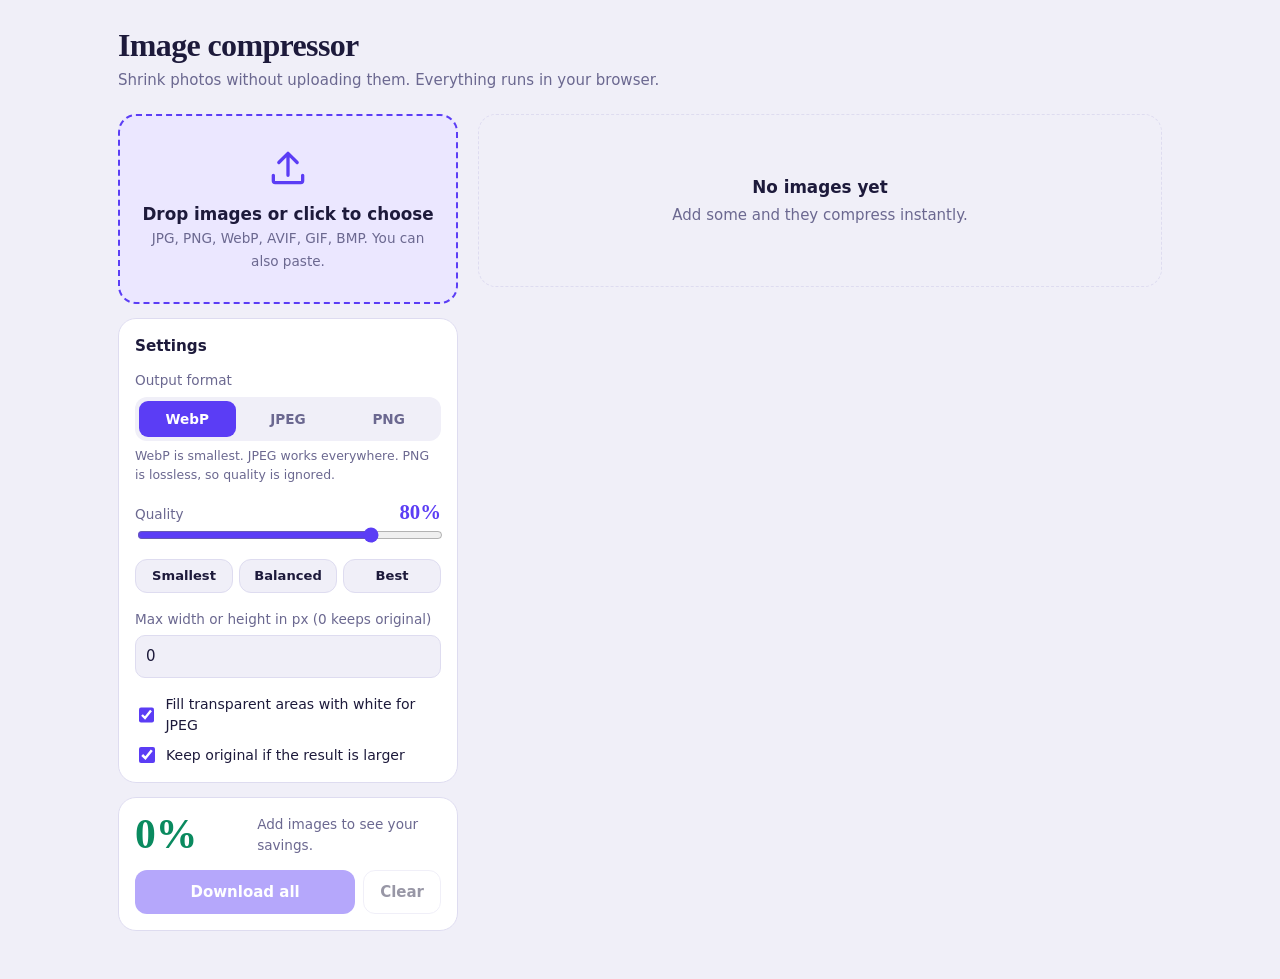
<file: image_compressor/index.html>
<!DOCTYPE html>
<html lang="en">
<head>
<meta charset="utf-8">
<meta name="viewport" content="width=device-width, initial-scale=1, viewport-fit=cover">
<title>Image Compressor</title>
<style>
:root{box-sizing:border-box;padding-top:env(safe-area-inset-top,0px);padding-bottom:env(safe-area-inset-bottom,0px);
--bg:#f0eff8;--panel:#fff;--ink:#1d1a3b;--mute:#6b6890;--line:#dedcf0;--accent:#5b3df5;--accent-ink:#fff;--soft:#ebe7ff;--good:#0a8a5f;--bad:#c2410c;--bar:#dedcf0}
@media (prefers-color-scheme:dark){:root:not([data-theme="light"]){--bg:#12102a;--panel:#1b1839;--ink:#ece9ff;--mute:#9d99c8;--line:#2f2b58;--accent:#8b78ff;--accent-ink:#12102a;--soft:#2a2555;--good:#4ade9f;--bad:#fb923c;--bar:#2f2b58}}
:root[data-theme="dark"]{--bg:#12102a;--panel:#1b1839;--ink:#ece9ff;--mute:#9d99c8;--line:#2f2b58;--accent:#8b78ff;--accent-ink:#12102a;--soft:#2a2555;--good:#4ade9f;--bad:#fb923c;--bar:#2f2b58}
*,*:before,*:after{box-sizing:inherit}
html{scroll-padding-top:env(safe-area-inset-top,0px)}
body{margin:0;background:var(--bg);color:var(--ink);font:15px/1.5 "Trebuchet MS","Segoe UI",system-ui,sans-serif}
main{max-width:1080px;margin:0 auto;padding:28px 18px 48px}
header{margin-bottom:22px}
h1{font:700 2rem/1.1 "Palatino Linotype",Palatino,Georgia,serif;margin:0 0 6px;letter-spacing:-.02em}
p.sub{margin:0;color:var(--mute)}
.layout{display:grid;grid-template-columns:340px 1fr;gap:20px;align-items:start}
.side{position:sticky;top:16px;display:grid;gap:14px}
.card{background:var(--panel);border:1px solid var(--line);border-radius:18px;padding:16px}
#drop{border:2px dashed var(--accent);background:var(--soft);border-radius:18px;padding:30px 16px;text-align:center;cursor:pointer;transition:transform .15s,background .15s}
#drop:hover,#drop.over{transform:scale(1.015)}
#drop:focus-visible{outline:3px solid var(--accent);outline-offset:3px}
#drop svg{width:44px;height:44px;color:var(--accent)}
#drop strong{display:block;font-size:1.05rem;margin-top:6px}
#drop span{color:var(--mute);font-size:.85rem}
h2{font-size:.95rem;margin:0 0 12px}
.field{margin-bottom:16px}.field:last-child{margin-bottom:0}
label,.lbl{display:block;font-size:.85rem;color:var(--mute);margin-bottom:6px}
.seg{display:grid;grid-template-columns:repeat(3,1fr);background:var(--bg);border-radius:12px;padding:4px;gap:4px}
.seg input{position:absolute;opacity:0;pointer-events:none}
.seg label{margin:0;text-align:center;padding:8px 4px;border-radius:9px;cursor:pointer;font-weight:600;color:var(--mute)}
.seg input:checked+label{background:var(--accent);color:var(--accent-ink)}
.seg input:focus-visible+label{outline:3px solid var(--accent);outline-offset:2px}
.hint{font-size:.78rem;color:var(--mute);margin-top:6px}
.chips{display:flex;gap:6px;margin-top:10px}
.chip{flex:1;background:var(--bg);color:var(--ink);border:1px solid var(--line);padding:6px;font-size:.82rem}
.chip:hover{border-color:var(--accent)}
.qhead{display:flex;justify-content:space-between;align-items:baseline}
.qhead b{font:700 1.3rem Georgia,serif;color:var(--accent)}
input[type=range]{width:100%;accent-color:var(--accent)}
input[type=number]{width:100%;padding:9px 10px;border:1px solid var(--line);border-radius:10px;background:var(--bg);color:var(--ink);font:inherit}
.chk{display:flex;align-items:center;gap:8px;font-size:.88rem;color:var(--ink);margin:8px 0 0;cursor:pointer}
.chk input{accent-color:var(--accent);width:16px;height:16px}
button{font:inherit;font-weight:700;border:0;border-radius:12px;padding:10px 16px;cursor:pointer;background:var(--accent);color:var(--accent-ink);transition:transform .1s}
button:active{transform:scale(.97)}
button.ghost{background:transparent;color:var(--ink);border:1px solid var(--line)}
button:focus-visible,a:focus-visible{outline:3px solid var(--accent);outline-offset:2px}
button:disabled{opacity:.45;cursor:default}
.stats{display:grid;grid-template-columns:auto 1fr;gap:14px;align-items:center}
.big{font:700 2.6rem/1 Georgia,serif;color:var(--good);min-width:5.2ch}
.stats .t{font-size:.85rem;color:var(--mute)}
.stats .t b{color:var(--ink)}
.acts{display:flex;gap:8px;margin-top:14px}.acts button:first-child{flex:1}
.empty{border:1px dashed var(--line);border-radius:18px;padding:60px 20px;text-align:center;color:var(--mute)}
.empty b{display:block;color:var(--ink);font-size:1.05rem;margin-bottom:4px}
.item{display:grid;grid-template-columns:120px 1fr auto;gap:16px;align-items:center;background:var(--panel);border:1px solid var(--line);border-radius:18px;padding:12px;margin-bottom:12px}
.item img{width:120px;height:90px;object-fit:cover;border-radius:12px;background:var(--bg);cursor:zoom-in}
.name{font-weight:700;word-break:break-all;font-size:.95rem}
.meta{font-size:.85rem;color:var(--mute);margin-top:2px}
.meta b{color:var(--ink)}
.save{font-weight:700;padding:1px 8px;border-radius:99px;background:var(--soft)}
.save.good{color:var(--good)}.save.bad{color:var(--bad)}
.track{height:8px;border-radius:99px;background:var(--bar);margin-top:8px;overflow:hidden}
.fill{height:100%;background:var(--accent);border-radius:99px;transition:width .4s}
.item a{text-decoration:none;font-weight:700;padding:9px 14px;border-radius:12px;background:var(--accent);color:var(--accent-ink)}
.spin{display:inline-block;width:12px;height:12px;border:2px solid var(--line);border-top-color:var(--accent);border-radius:50%;animation:sp .7s linear infinite;vertical-align:-2px;margin-right:6px}
@keyframes sp{to{transform:rotate(360deg)}}
dialog{border:0;border-radius:18px;padding:14px;max-width:min(96vw,1100px);background:var(--panel);color:var(--ink)}
dialog::backdrop{background:rgba(10,8,30,.65)}
.cmp{position:relative;overflow:hidden;border-radius:12px;line-height:0;touch-action:none;user-select:none;cursor:ew-resize}
.cmp img{display:block;max-width:100%;max-height:72vh;margin:auto}
.cmp .top{position:absolute;inset:0;width:100%;height:100%;object-fit:contain}
.cmp .hd{position:absolute;top:0;bottom:0;width:3px;background:#fff;box-shadow:0 0 6px #0009;pointer-events:none}
.tag{position:absolute;bottom:10px;padding:2px 10px;border-radius:99px;background:#000b;color:#fff;font:600 .75rem sans-serif;line-height:1.6}
@media (max-width:820px){.layout{grid-template-columns:1fr}.side{position:static}}
@media (max-width:560px){.item{grid-template-columns:84px 1fr}.item img{width:84px;height:64px}.item a{grid-column:1/-1;text-align:center}}
@media (prefers-reduced-motion:reduce){*{transition:none!important;animation:none!important}}
</style>
</head>
<body>
<main>
<header><h1>Image compressor</h1>
<p class="sub">Shrink photos without uploading them. Everything runs in your browser.</p></header>
<div class="layout">
<div class="side">
<div id="drop" tabindex="0" role="button" aria-label="Choose images">
<svg viewBox="0 0 24 24" fill="none" stroke="currentColor" stroke-width="1.8" stroke-linecap="round" stroke-linejoin="round"><path d="M12 16V4M7 9l5-5 5 5"/><path d="M4 16v3a1 1 0 001 1h14a1 1 0 001-1v-3"/></svg>
<strong>Drop images or click to choose</strong>
<span>JPG, PNG, WebP, AVIF, GIF, BMP. You can also paste.</span>
<input id="file" type="file" accept="image/*" multiple hidden>
</div>
<section class="card" aria-label="Settings">
<h2>Settings</h2>
<div class="field"><span class="lbl">Output format</span>
<div class="seg" id="fmt" role="radiogroup">
<input type="radio" name="fmt" id="f1" value="image/webp" checked><label for="f1">WebP</label>
<input type="radio" name="fmt" id="f2" value="image/jpeg"><label for="f2">JPEG</label>
<input type="radio" name="fmt" id="f3" value="image/png"><label for="f3">PNG</label>
</div>
<div class="hint">WebP is smallest. JPEG works everywhere. PNG is lossless, so quality is ignored.</div></div>
<div class="field"><div class="qhead"><label for="q" style="margin:0">Quality</label><b id="qv">80%</b></div>
<input id="q" type="range" min="10" max="100" value="80">
<div class="chips"><button class="chip" data-q="55">Smallest</button><button class="chip" data-q="80">Balanced</button><button class="chip" data-q="92">Best</button></div></div>
<div class="field"><label for="mw">Max width or height in px (0 keeps original)</label>
<input id="mw" type="number" min="0" step="100" value="0"></div>
<label class="chk"><input id="strip" type="checkbox" checked> Fill transparent areas with white for JPEG</label>
<label class="chk"><input id="keep" type="checkbox" checked> Keep original if the result is larger</label>
</section>
<section class="card" aria-live="polite">
<div class="stats"><div class="big" id="pct">0%</div><div class="t" id="tot">Add images to see your savings.</div></div>
<div class="acts"><button id="all" disabled>Download all</button><button id="clear" class="ghost" disabled>Clear</button></div>
</section>
</div>
<div id="list"></div>
</div>
</main>
<dialog id="dlg"><div class="cmp" id="cmp"></div><p class="meta" style="margin:10px 0 0">Drag across the image to compare the original with the compressed version.</p><button class="ghost" style="margin-top:10px" onclick="dlg.close()">Close</button></dialog>

<script>
const $=id=>document.getElementById(id);
Object.defineProperty($('fmt'),'value',{get:()=>document.querySelector('input[name=fmt]:checked').value});
const drop=$('drop'),file=$('file'),fmt=$('fmt'),q=$('q'),mw=$('mw'),list=$('list'),dlg=$('dlg');
let items=[],timer;
addEventListener('DOMContentLoaded',()=>render());
const fmtSize=b=>b<1024?b+' B':b<1048576?(b/1024).toFixed(1)+' KB':(b/1048576).toFixed(2)+' MB';
const ext={'image/webp':'webp','image/jpeg':'jpg','image/png':'png'};

drop.onclick=()=>file.click();
drop.onkeydown=e=>{if(e.key==='Enter'||e.key===' '){e.preventDefault();file.click()}};
file.onchange=()=>{add(file.files);file.value=''};
['dragenter','dragover'].forEach(t=>drop.addEventListener(t,e=>{e.preventDefault();drop.classList.add('over')}));
['dragleave','drop'].forEach(t=>drop.addEventListener(t,e=>{e.preventDefault();drop.classList.remove('over')}));
drop.addEventListener('drop',e=>add(e.dataTransfer.files));
addEventListener('paste',e=>add([...e.clipboardData.files]));
document.querySelectorAll('.chip').forEach(b=>b.onclick=()=>{q.value=b.dataset.q;q.oninput()});
q.oninput=()=>{$('qv').textContent=q.value+'%';redo()};
[fmt,mw,$('strip'),$('keep')].forEach(el=>el.onchange=redo);

function add(fs){
  for(const f of fs){
    if(!f.type.startsWith('image/'))continue;
    const it={file:f,id:Math.random().toString(36).slice(2),origUrl:URL.createObjectURL(f)};
    items.push(it);
  }
  render();items.filter(i=>!i.blob).forEach(run);
}
function redo(){clearTimeout(timer);timer=setTimeout(()=>items.forEach(run),250)}

async function run(it){
  const token=it.token=Math.random();
  it.busy=true;update(it);
  try{
    const bmp=await createImageBitmap(it.file);
    let w=bmp.width,h=bmp.height;const m=+mw.value||0;
    if(m>0&&Math.max(w,h)>m){const s=m/Math.max(w,h);w=Math.round(w*s);h=Math.round(h*s)}
    const c=document.createElement('canvas');c.width=w;c.height=h;
    const x=c.getContext('2d');
    const type=fmt.value;
    if(type==='image/jpeg'&&$('strip').checked){x.fillStyle='#fff';x.fillRect(0,0,w,h)}
    x.imageSmoothingQuality='high';x.drawImage(bmp,0,0,w,h);bmp.close&&bmp.close();
    let blob=await new Promise(r=>c.toBlob(r,type,type==='image/png'?undefined:q.value/100));
    if(token!==it.token)return;
    let out=type,name=it.file.name.replace(/\.[^.]+$/,'')+'-compressed.'+ext[type];
    if(!blob||blob.type!==type){out=blob&&blob.type;if(blob&&ext[blob.type])name=name.replace(/\.[^.]+$/,'.'+ext[blob.type])}
    it.kept=false;
    if($('keep').checked&&blob&&blob.size>=it.file.size&&!m){blob=it.file;name=it.file.name;it.kept=true}
    it.w=w;it.h=h;
    if(it.url)URL.revokeObjectURL(it.url);
    it.blob=blob;it.name=name;it.url=URL.createObjectURL(blob);it.err=null;
  }catch(e){it.err='Could not read this image.'}
  it.busy=false;update(it);
}

function render(){
  list.innerHTML=items.length?'':'<div class="empty"><b>No images yet</b>Add some and they compress instantly.</div>';
  items.forEach(it=>{
    const d=document.createElement('div');d.className='item';d.id='i'+it.id;list.appendChild(d);update(it);
  });
  $('all').disabled=$('clear').disabled=!items.length;
}
function update(it){
  const d=$('i'+it.id);if(!d)return;
  let status='<span class="spin"></span>Compressing…',bar='',link='';
  if(it.err)status=it.err;
  else if(!it.busy&&it.blob){
    const pct=Math.round((1-it.blob.size/it.file.size)*100);
    status=`${fmtSize(it.file.size)} → <b>${fmtSize(it.blob.size)}</b> <span class="save ${pct>0?'good':'bad'}">${pct>0?'−'+pct+'%':'+'+(-pct)+'%'}</span>${it.kept?' (original kept)':''}<br>${it.w}×${it.h}px`;bar=`<div class="track"><div class="fill" style="width:${Math.max(3,Math.min(100,it.blob.size/it.file.size*100))}%"></div></div>`;
    link=`<a href="${it.url}" download="${it.name}">Download</a>`;
  }
  d.innerHTML=`<img src="${it.origUrl}" alt="" data-id="${it.id}"><div><div class="name"></div><div class="meta">${status}</div>${bar}</div>${link}`;
  d.querySelector('.name').textContent=it.file.name;
  d.querySelector('img').onclick=()=>it.blob&&compare(it);
  totals();
}
function totals(){
  const done=items.filter(i=>i.blob&&!i.busy);
  if(!done.length){$('tot').textContent='Add images to see your savings.';$('pct').textContent='0%';return}
  const a=done.reduce((s,i)=>s+i.file.size,0),b=done.reduce((s,i)=>s+i.blob.size,0);
  $('pct').textContent=Math.max(0,Math.round((1-b/a)*100))+'%';$('tot').innerHTML=`<b>${fmtSize(Math.max(0,a-b))}</b> saved<br>${fmtSize(a)} → ${fmtSize(b)} across ${done.length} image${done.length>1?'s':''}`;
}
$('clear').onclick=()=>{items.forEach(i=>{URL.revokeObjectURL(i.origUrl);i.url&&URL.revokeObjectURL(i.url)});items=[];render();totals()};
$('all').onclick=async()=>{
  const ready=items.filter(i=>i.blob&&!i.busy);
  for(const i of ready){const a=document.createElement('a');a.href=i.url;a.download=i.name;document.body.appendChild(a);a.click();a.remove();await new Promise(r=>setTimeout(r,250))}
};

function compare(it){
  const c=$('cmp');
  c.innerHTML=`<img src="${it.url}" alt="Compressed"><img class="top" src="${it.origUrl}" alt="Original"><div class="hd"></div><span class="tag" style="left:8px">Original</span><span class="tag" style="right:8px">Compressed</span>`;
  const top=c.querySelector('.top'),hd=c.querySelector('.hd');
  const set=p=>{p=Math.max(0,Math.min(1,p));top.style.clipPath=`inset(0 ${(1-p)*100}% 0 0)`;hd.style.left=`calc(${p*100}% - 1px)`};
  set(.5);
  const mv=e=>{const r=c.getBoundingClientRect();set((e.clientX-r.left)/r.width)};
  c.onpointerdown=e=>{c.setPointerCapture(e.pointerId);mv(e);c.onpointermove=mv};
  c.onpointerup=()=>c.onpointermove=null;
  dlg.showModal();
}
</script>
</body>
</html>
</file>
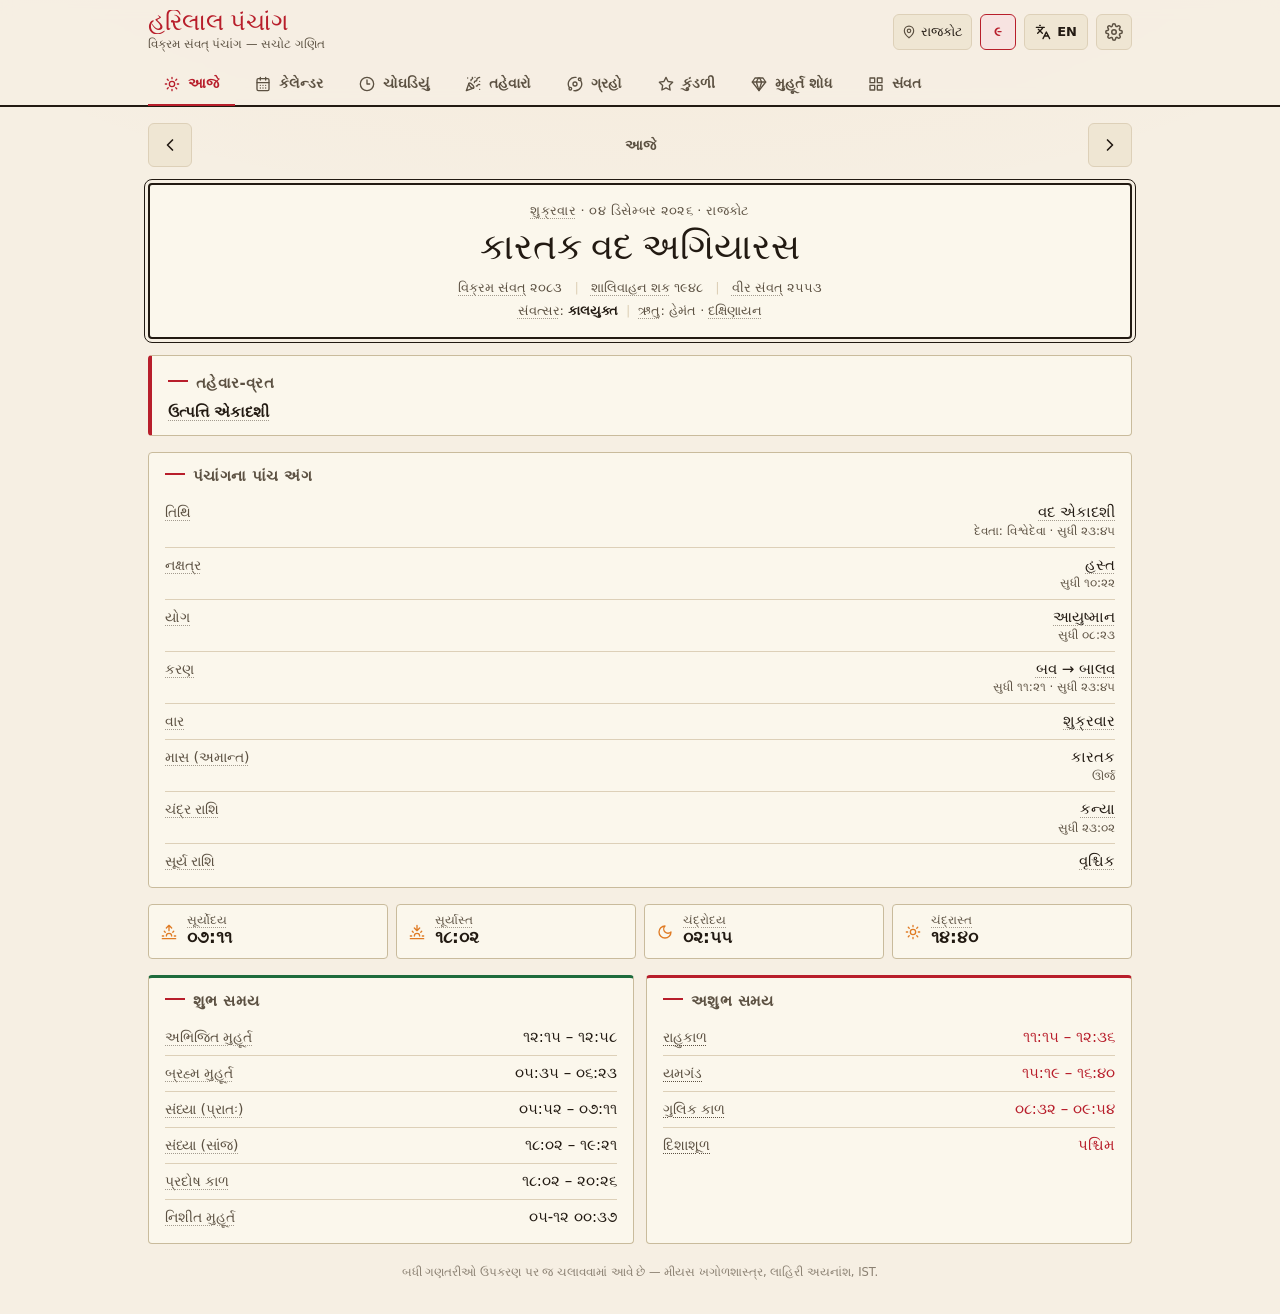
<file: panchang/index.html>
<!doctype html>
<html lang="gu">
<head>
<meta charset="UTF-8">
<meta name="viewport" content="width=device-width, initial-scale=1.0, viewport-fit=cover">
<meta name="theme-color" content="#f6efe3">
<title>હરિલાલ પંચાંગ — Shubh Panchang</title>
<style>
/* Harilal Panchang — hand-written stylesheet (no Tailwind, no external fonts, fully offline) */
:root {
  --paper: #f6efe3; --paper2: #efe6d3; --paper3: #e7dcc4;
  --ink: #221a12; --inksoft: #5c5142; --line: #ddd0b8; --frame: #c9bb9c; --input: #cfc3a8;
  --sindoor: #b81e2b; --saffron: #e07b24; --shubh: #1e6b3c;
  --rose: #f7e3e1; --sand: #faecda;
  --font: 'Noto Sans Gujarati', 'Hind Vadodara', 'Nirmala UI', 'Shruti', 'Gujarati Sangam MN', 'Lohit Gujarati', 'Mukta Vaani', 'Segoe UI', system-ui, -apple-system, 'Helvetica Neue', Arial, sans-serif;
  --display: 'Shrikhand', 'Noto Sans Gujarati', 'Hind Vadodara', 'Nirmala UI', 'Shruti', 'Gujarati Sangam MN', Georgia, serif;
}
*, *::before, *::after { box-sizing: border-box; }
html { font-family: var(--font); -webkit-tap-highlight-color: transparent; -webkit-text-size-adjust: 100%; line-height: 1.5; }
body {
  margin: 0; color: var(--ink); background-color: var(--paper);
  background-image: radial-gradient(1200px 500px at 50% -10%, rgba(224,123,36,.06), transparent 70%);
  background-repeat: no-repeat;
}
h1, h2, h3, p, ul, table { margin: 0; padding: 0; }
ul { list-style: none; }
button, select, input { font: inherit; color: inherit; margin: 0; }
button { cursor: pointer; background: none; border: 0; padding: 0; }
svg { display: block; }
.tnum { font-variant-numeric: tabular-nums; }
.display { font-family: var(--display); font-weight: 400; }

#app { min-height: 100vh; min-height: 100dvh; display: flex; flex-direction: column; }
.wrap { max-width: 64rem; margin: 0 auto; padding: 0 .75rem; width: 100%; }

/* header */
.hdr { position: sticky; top: 0; z-index: 20; background: rgba(246,239,227,.95); -webkit-backdrop-filter: blur(8px); backdrop-filter: blur(8px); border-bottom: 2px solid var(--ink); padding-top: env(safe-area-inset-top); }
.hdr-row { display: flex; align-items: center; justify-content: space-between; gap: .5rem; padding: .625rem 0; }
.hdr h1 { font-size: 20px; line-height: 1; color: var(--sindoor); white-space: nowrap; overflow: hidden; text-overflow: ellipsis; }
.hdr .tag { display: none; font-size: 11.5px; color: var(--inksoft); margin-top: 2px; }
.hdr-l { min-width: 0; }
.hdr-r { display: flex; align-items: center; gap: 6px; }
.sel-wrap { position: relative; }
.sel-wrap svg { position: absolute; left: 8px; top: 50%; transform: translateY(-50%); width: 14px; height: 14px; color: var(--inksoft); pointer-events: none; }
.sel-wrap select { min-height: 44px; appearance: none; -webkit-appearance: none; border-radius: 6px; border: 1px solid var(--line); background: var(--paper2); padding: 0 8px 0 28px; font-size: 12.5px; font-weight: 500; max-width: 110px; }
.btn-sq { min-height: 44px; min-width: 44px; border-radius: 6px; border: 1px solid var(--line); background: var(--paper2); color: var(--inksoft); font-size: 13px; font-weight: 700; display: flex; align-items: center; justify-content: center; }
.btn-sq.on { border-color: var(--sindoor); background: var(--rose); color: var(--sindoor); }
.btn-lang { min-height: 44px; border-radius: 6px; border: 1px solid var(--line); background: var(--paper2); padding: 0 10px; font-size: 12.5px; font-weight: 600; display: flex; align-items: center; gap: 6px; }
.btn-lang svg { width: 16px; height: 16px; }
.topnav { display: none; gap: 4px; margin-bottom: -1px; overflow-x: auto; scrollbar-width: none; }
.topnav::-webkit-scrollbar { display: none; }
.topnav button { flex: 0 0 auto; white-space: nowrap; min-height: 44px; padding: 0 16px; display: flex; align-items: center; gap: 8px; font-size: 14px; font-weight: 600; border-bottom: 3px solid transparent; margin-bottom: -1px; color: var(--inksoft); }
.topnav button:hover { color: var(--ink); }
.topnav button.on { border-bottom-color: var(--sindoor); color: var(--sindoor); }
.topnav svg { width: 16px; height: 16px; }

main { flex: 1; width: 100%; max-width: 64rem; margin: 0 auto; padding: 1rem .75rem 6rem; }
.stack > * + * { margin-top: 1rem; }

/* bottom nav (mobile) */
.botnav { position: fixed; left: 0; right: 0; bottom: 0; z-index: 20; background: var(--paper); border-top: 2px solid var(--ink); padding-bottom: max(env(safe-area-inset-bottom), .5rem); box-shadow: 0 -4px 18px rgba(34,26,18,.08); }
.botnav-grid { display: flex; overflow-x: auto; scroll-snap-type: x proximity; -webkit-overflow-scrolling: touch; scrollbar-width: none; -ms-overflow-style: none; }
.botnav-grid::-webkit-scrollbar { display: none; width: 0; height: 0; }
.botnav-grid:focus-visible { outline: 2px solid var(--saffron); outline-offset: -2px; }
.botnav::before, .botnav::after { content: ''; position: absolute; top: 0; bottom: 0; width: 28px; pointer-events: none; opacity: 0; transition: opacity .15s; z-index: 1; }
.botnav::after { right: 0; background: linear-gradient(to left, var(--paper) 15%, rgba(246,239,227,0)); }
.botnav::before { left: 0; background: linear-gradient(to right, var(--paper) 15%, rgba(246,239,227,0)); }
.botnav.more::after, .botnav.less::before { opacity: 1; }
.botnav button { flex: 0 0 auto; min-width: 72px; padding: 0 6px; scroll-snap-align: start; display: flex; flex-direction: column; align-items: center; justify-content: center; gap: 2px; min-height: 56px; font-size: 10px; font-weight: 600; color: var(--inksoft); white-space: nowrap; }
.botnav button.on { color: var(--sindoor); }
.botnav svg { width: 20px; height: 20px; }
.botnav button.on svg { stroke-width: 2.4; }

/* frames */
.frame-double { border: 2px solid var(--ink); outline: 1px solid var(--ink); outline-offset: 3px; background: #fbf7ec; border-radius: 4px; }
.frame-thin { border: 1px solid var(--frame); background: #fbf7ec; border-radius: 4px; }
.pad { padding: .5rem 1rem; }
.pad-3 { padding: .75rem 1rem; }
.pad-sm { padding: .5rem .75rem; }
.hair { border-color: var(--line); }

/* common pieces */
.navrow { display: flex; align-items: center; justify-content: space-between; gap: .5rem; }
.navbtn { min-height: 44px; min-width: 44px; display: flex; align-items: center; justify-content: center; border-radius: 6px; border: 1px solid var(--line); background: var(--paper2); }
.navbtn:active { background: var(--paper3); }
.navbtn svg { width: 20px; height: 20px; }
.todaybtn { min-height: 44px; padding: 0 1rem; border-radius: 6px; border: 1px solid transparent; font-size: 14px; font-weight: 600; color: var(--inksoft); }
.todaybtn.off { border-color: var(--sindoor); color: var(--sindoor); background: var(--rose); }

.sect { display: flex; align-items: baseline; justify-content: space-between; gap: .75rem; margin: 4px 0 8px; }
.sect h2 { font-size: 15px; font-weight: 600; letter-spacing: .025em; color: var(--inksoft); display: flex; align-items: center; gap: 8px; }
.sect h2 i { display: inline-block; height: 2px; width: 20px; background: var(--sindoor); transform: translateY(-2px); }

.row { display: flex; align-items: baseline; justify-content: space-between; gap: .75rem; padding: 7px 0; border-bottom: 1px solid var(--line); }
.row:last-child { border-bottom: 0; }
.row .l { font-size: 14px; color: var(--inksoft); flex-shrink: 0; }
.row .v { font-size: 15px; font-weight: 500; text-align: right; line-height: 1.375; }
.row .v small { display: block; font-size: 12px; font-weight: 400; color: var(--inksoft); }
.row.red .v { color: var(--sindoor); }

.chip { display: inline-flex; align-items: center; gap: 4px; border-radius: 999px; border: 1px solid var(--line); background: var(--paper2); color: var(--ink); padding: 3px 10px; font-size: 12.5px; font-weight: 500; line-height: 1; }
.chip.good { background: #e5efe4; color: var(--shubh); border-color: #bcd6bd; }
.chip.bad { background: #f7e3e1; color: var(--sindoor); border-color: #e5b8b4; }
.chip.saffron { background: #faecda; color: #9a5511; border-color: #eccf9f; }
.chips { display: flex; flex-wrap: wrap; gap: 8px; }

.grid2 { display: grid; gap: .75rem; }
.suncards { display: grid; grid-template-columns: repeat(2, 1fr); gap: 8px; }
.suncard { display: flex; align-items: center; gap: 10px; padding: 10px 12px; }
.suncard svg { width: 16px; height: 16px; color: var(--saffron); flex-shrink: 0; }
.suncard .k { font-size: 11.5px; color: var(--inksoft); line-height: 1; }
.suncard .n { font-size: 17px; font-weight: 600; line-height: 1.25; font-variant-numeric: tabular-nums; }

.masthead { padding: 1rem; text-align: center; }
.masthead .d1 { font-size: 13px; letter-spacing: .025em; color: var(--inksoft); }
.masthead h1 { font-size: 30px; line-height: 1.25; margin-top: 4px; font-weight: 400; }
.masthead h1.sun { color: var(--sindoor); }
.masthead .meta { margin-top: 8px; display: flex; flex-wrap: wrap; align-items: center; justify-content: center; gap: 4px 12px; font-size: 13px; color: var(--inksoft); }
.masthead .meta2 { margin-top: 4px; font-size: 13px; color: var(--inksoft); }
.masthead b { color: var(--ink); font-weight: 600; }
.sep { color: var(--line); }

.festbox { padding: .75rem 1rem; border-left: 4px solid var(--sindoor); }
.festbox li { font-size: 15px; line-height: 1.375; }
.festbox li + li { margin-top: 4px; }
.festbox .nm { font-weight: 600; }
.festbox .nm.major { color: var(--sindoor); }
.note { color: var(--inksoft); font-size: 13px; }
.foot { text-align: center; font-size: 11.5px; color: rgba(92,81,66,.7); padding-top: 4px; }

/* tables */
.ruled { border-collapse: collapse; width: 100%; font-size: 13.5px; }
.ruled th, .ruled td { border-bottom: 1px solid var(--line); padding: .45rem .6rem; text-align: left; }
.ruled th { font-weight: 600; color: var(--inksoft); font-size: .78rem; letter-spacing: .02em; }
.ruled tr:last-child td { border-bottom: 0; }
.ruled .r { text-align: right; }
.ruled tr.now { background: var(--sand); }
.good-t { color: var(--shubh); } .bad-t { color: var(--sindoor); }
.dot { display: inline-block; width: 10px; height: 10px; border-radius: 50%; }
.dot.g { background: var(--shubh); } .dot.b { background: var(--sindoor); }
.nowtag { margin-left: 8px; font-size: 10px; font-weight: 700; text-transform: uppercase; letter-spacing: .03em; color: var(--saffron); }
.linkbtn { font-size: 12.5px; color: var(--sindoor); font-weight: 600; text-decoration: underline; text-underline-offset: 4px; min-height: 32px; }

/* calendar */
.cal-title { font-size: 22px; text-align: center; font-weight: 400; }
.cal-head { display: grid; grid-template-columns: repeat(7, 1fr); background: var(--paper2); border-bottom: 1px solid var(--line); }
.cal-head div { text-align: center; font-size: 11px; font-weight: 600; padding: 8px 0; }
.cal-head div.s { color: var(--sindoor); }
.cal-grid { display: grid; grid-template-columns: repeat(7, 1fr); }
.cell { position: relative; text-align: left; border-bottom: 1px solid var(--line); border-right: 1px solid var(--line); min-height: 64px; padding: 4px; vertical-align: top; display: block; width: 100%; }
.cell.empty { background: rgba(239,230,211,.4); }
.cell:not(.empty):active { background: var(--paper3); }
.cell.pk { background: #f3ece0; }
.cell.td { background: var(--sand); }
.cell .top { display: flex; align-items: flex-start; justify-content: space-between; }
.cell .dn { font-size: 13px; font-weight: 600; font-variant-numeric: tabular-nums; line-height: 1; display: inline-flex; align-items: center; justify-content: center; min-width: 22px; height: 22px; border-radius: 999px; }
.cell .dn.sun { color: var(--sindoor); }
.cell .dn.today { background: var(--sindoor); color: var(--paper); padding: 0 4px; }
.cell .tt { font-size: 10px; color: var(--inksoft); font-variant-numeric: tabular-nums; }
.cell .fe { margin-top: 2px; font-size: 9.5px; line-height: 1.25; color: var(--inksoft); display: -webkit-box; -webkit-line-clamp: 2; -webkit-box-orient: vertical; overflow: hidden; }
.cell .fe.major { color: var(--sindoor); font-weight: 600; }
.cell .mn { margin-top: 2px; font-size: 9px; color: rgba(92,81,66,.7); }
.legend { font-size: 11.5px; color: var(--inksoft); margin-top: 8px; padding: 0 4px; }

/* festivals */
.fest-title { font-size: 20px; text-align: center; font-weight: 400; }
.dayrow { display: flex; gap: .75rem; padding: 10px 1rem; border-bottom: 1px solid var(--line); }
.dayrow:last-child { border-bottom: 0; }
.dayrow .dd { flex-shrink: 0; width: 52px; text-align: center; }
.dayrow .dd b { display: block; font-size: 17px; font-weight: 700; line-height: 1.25; font-variant-numeric: tabular-nums; }
.dayrow .dd b.sun { color: var(--sindoor); }
.dayrow .dd span { font-size: 10.5px; color: var(--inksoft); }
.dayrow .ff { min-width: 0; flex: 1; font-size: 14px; line-height: 1.375; }
.dayrow .ff .major { font-weight: 600; color: var(--sindoor); }
.dayrow .ff .vrat { font-weight: 500; }
.dayrow .ff .other { color: var(--inksoft); }
.dayrow .ff small { font-size: 12px; color: var(--inksoft); }
.two { display: grid; gap: 0 1.5rem; }
.sk { display: flex; align-items: baseline; justify-content: space-between; padding: 6px 0; border-bottom: 1px solid var(--line); font-size: 13.5px; gap: 8px; }
.sk span:first-child { font-weight: 500; }
.sk span:last-child { color: var(--inksoft); font-variant-numeric: tabular-nums; text-align: right; }
.ecl { padding: 7px 0; border-bottom: 1px solid var(--line); }
.ecl:last-child { border-bottom: 0; }
.ecl .a { display: flex; align-items: baseline; justify-content: space-between; gap: 8px; }
.ecl .a b { font-size: 14.5px; font-weight: 600; }
.ecl .a span { font-size: 13px; color: var(--inksoft); font-variant-numeric: tabular-nums; }
.ecl .b { font-size: 12.5px; color: var(--inksoft); }

/* hora */
.horagrid { display: grid; grid-template-columns: repeat(2, 1fr); gap: 0 1rem; }
.horai { display: flex; align-items: baseline; justify-content: space-between; padding: 6px 0; border-bottom: 1px solid var(--line); font-size: 13.5px; }
.horai.now { background: var(--sand); margin: 0 -4px; padding: 6px 4px; }
.horai b { font-weight: 500; } .horai b.g { color: var(--shubh); }
.horai span { color: var(--inksoft); font-variant-numeric: tabular-nums; }
.mhead { text-align: center; }
.mhead .display { font-size: 20px; }

/* planets / kundali */
.rbtns { display: grid; grid-template-columns: repeat(4, 1fr); gap: 6px; margin-bottom: 12px; }
.rbtn { min-height: 44px; border-radius: 6px; border: 1px solid var(--line); background: var(--paper2); font-size: 13px; font-weight: 500; padding: 0 4px; }
.rbtn.on { border-color: var(--sindoor); background: var(--rose); color: var(--sindoor); font-weight: 600; }
.lbl { display: block; font-size: 13px; color: var(--inksoft); margin-bottom: 6px; }
.ingrow { display: flex; align-items: baseline; justify-content: space-between; padding: 5px 0; border-bottom: 1px solid var(--line); font-size: 13.5px; }
.ingrow:last-child { border-bottom: 0; }
.ingrow.past { opacity: .55; }
.ingrow span:last-child { color: var(--inksoft); font-variant-numeric: tabular-nums; }
.ingh { font-size: 13px; font-weight: 600; color: var(--inksoft); margin-bottom: 2px; }
.ing-block { margin-bottom: 12px; } .ing-block:last-child { margin-bottom: 0; }
.panoti-txt { font-size: 14px; line-height: 1.625; }
.inp { min-height: 44px; width: 100%; border-radius: 6px; border: 1px solid var(--input); background: #fbf7ec; padding: 0 12px; font-size: 15px; color: var(--ink); }
.form3 { display: grid; gap: 12px; }
.castbtn { margin-top: 12px; min-height: 44px; width: 100%; border-radius: 6px; background: var(--sindoor); color: var(--paper); font-weight: 600; font-size: 15px; }
.castbtn:active { opacity: .9; }
.chartbox svg { width: 100%; max-width: 340px; margin: 0 auto; user-select: none; }
.dasha { border-bottom: 1px solid var(--line); }
.dasha:last-child { border-bottom: 0; }
.dasha.cur { background: var(--sand); margin: 0 -8px; padding: 0 8px; border-radius: 4px; }
.dasha > button { width: 100%; display: flex; align-items: baseline; justify-content: space-between; padding: 10px 0; min-height: 44px; text-align: left; gap: 8px; }
.dasha > button b { font-size: 14.5px; font-weight: 600; }
.dasha > button span.dt { font-size: 12.5px; color: var(--inksoft); font-variant-numeric: tabular-nums; }
.antars { padding: 0 0 8px 12px; }
.antar { display: flex; align-items: baseline; justify-content: space-between; padding: 4px 0; font-size: 13px; gap: 8px; }
.antar.now { font-weight: 600; color: var(--saffron); }
.antar span:last-child { color: var(--inksoft); font-variant-numeric: tabular-nums; }
.antar.now span:last-child { color: var(--saffron); }
.empty-note { padding: 1rem; font-size: 14px; color: var(--inksoft); }

::-webkit-scrollbar { width: 10px; height: 10px; }
::-webkit-scrollbar-thumb { background: var(--frame); border-radius: 8px; border: 2px solid var(--paper); }
::-webkit-scrollbar-track { background: transparent; }

/* sm ≥ 640 */
@media (min-width: 640px) {
  .wrap, main { padding-left: 1.25rem; padding-right: 1.25rem; }
  .hdr h1 { font-size: 24px; }
  .hdr .tag { display: block; }
  .hdr-r { gap: 8px; }
  .sel-wrap select { min-height: 36px; font-size: 13px; max-width: none; }
  .btn-sq { min-height: 36px; min-width: 36px; }
  .btn-lang { min-height: 36px; font-size: 13px; }
  .masthead h1 { font-size: 36px; }
  .suncards { grid-template-columns: repeat(4, 1fr); }
  .cal-title { font-size: 26px; }
  .cal-head div { font-size: 12.5px; }
  .cell { min-height: 86px; padding: 6px; }
  .cell .dn { font-size: 15px; }
  .cell .tt { font-size: 11px; }
  .cell .fe { font-size: 11px; }
  .fest-title { font-size: 24px; }
  .two, .grid2s { grid-template-columns: 1fr 1fr; }
  .horagrid { grid-template-columns: repeat(3, 1fr); }
  .rbtns { grid-template-columns: repeat(6, 1fr); }
  .form3 { grid-template-columns: repeat(3, 1fr); }
  .castbtn { width: auto; padding: 0 2rem; }
}
/* md ≥ 768 */
@media (min-width: 768px) {
  .topnav { display: flex; }
  .botnav { display: none; }
  main { padding-bottom: 2rem; }
  .grid2 { grid-template-columns: 1fr 1fr; }
}
@media print { .hdr, .botnav, .sheet-ov { display: none; } }

/* ---------- header additions */
.btn-place { min-height: 44px; max-width: 120px; display: flex; align-items: center; gap: 5px; border-radius: 6px; border: 1px solid var(--line); background: var(--paper2); padding: 0 8px; font-size: 12.5px; font-weight: 500; }
.btn-place svg { width: 14px; height: 14px; color: var(--inksoft); flex-shrink: 0; }
.btn-place span { overflow: hidden; text-overflow: ellipsis; white-space: nowrap; }
.btn-sq svg { width: 18px; height: 18px; }
@media (min-width: 640px) { .btn-place { min-height: 36px; font-size: 13px; max-width: 180px; } }
@media (max-width: 420px) { .hdr-r { gap: 4px; } .btn-place { max-width: 84px; padding: 0 6px; } .btn-lang { padding: 0 8px; } }

/* ---------- glossary terms */
.term { cursor: pointer; text-decoration: underline dotted; text-decoration-color: rgba(92,81,66,.55); text-underline-offset: 3px; text-decoration-thickness: 1px; border-radius: 2px; }
.term:hover { text-decoration-color: var(--sindoor); background: rgba(224,123,36,.08); }
.term:focus-visible { outline: 2px solid var(--saffron); outline-offset: 2px; }
.chip .term, .row.red .term { text-decoration-color: currentColor; }

/* ---------- sheet / modal */
html.sheet-lock, html.sheet-lock body { overflow: hidden; }
.sheet-ov { position: fixed; inset: 0; z-index: 50; background: rgba(34,26,18,.45); display: flex; align-items: flex-end; justify-content: center; }
.sheet { width: 100%; max-width: 38rem; max-height: 88vh; max-height: 88dvh; display: flex; flex-direction: column; border-radius: 14px 14px 0 0; margin: 0 0 0; outline-offset: -7px; background: #fbf7ec; animation: sheetup .18s ease-out; }
.sheet.wide { max-width: 44rem; }
@keyframes sheetup { from { transform: translateY(24px); } to { transform: none; } }
.sheet-hd { display: flex; align-items: center; gap: 8px; padding: 12px 14px 8px; border-bottom: 1px solid var(--line); }
.sheet-ttl { flex: 1; min-width: 0; display: flex; flex-wrap: wrap; align-items: center; gap: 6px 10px; }
.sheet-ttl h2 { font-size: 20px; line-height: 1.3; color: var(--sindoor); }
.sheet-x { min-width: 44px; min-height: 44px; display: flex; align-items: center; justify-content: center; border-radius: 6px; border: 1px solid var(--line); background: var(--paper2); }
.sheet-x svg { width: 18px; height: 18px; }
.sheet-body { overflow-y: auto; padding: 12px 16px calc(18px + env(safe-area-inset-bottom)); -webkit-overflow-scrolling: touch; }
.gsec { margin-bottom: 12px; }
.gsec h3 { font-size: 13px; font-weight: 700; letter-spacing: .03em; color: var(--inksoft); margin-bottom: 3px; display: flex; align-items: center; gap: 8px; }
.gsec h3::before { content: ''; width: 14px; height: 2px; background: var(--sindoor); }
.gsec p { font-size: 14.5px; line-height: 1.65; }
.gsec ul.why { padding-left: 18px; list-style: disc; font-size: 14px; line-height: 1.6; }
.chip.rel { cursor: pointer; min-height: 32px; }
.chip.rel:hover { border-color: var(--sindoor); }
@media (min-width: 640px) {
  .sheet-ov { align-items: center; }
  .sheet { border-radius: 4px; max-height: 84vh; }
}

/* ---------- place picker + map */
.psearch { position: relative; margin-bottom: 8px; }
.psearch svg { position: absolute; left: 10px; top: 50%; transform: translateY(-50%); width: 16px; height: 16px; color: var(--inksoft); }
.psearch .inp { padding-left: 34px; }
.plist { max-height: 220px; overflow-y: auto; border: 1px solid var(--line); border-radius: 4px; background: var(--paper); }
.plabel { font-size: 12px; font-weight: 700; color: var(--inksoft); letter-spacing: .04em; padding: 6px 8px 2px; }
.prow { display: flex; align-items: center; gap: 4px; padding: 0 4px; border-bottom: 1px solid var(--line); }
.prow.sel { background: var(--sand); }
.pmain { flex: 1; min-width: 0; display: flex; align-items: center; gap: 8px; min-height: 44px; text-align: left; }
.pmain svg { width: 14px; height: 14px; color: var(--saffron); flex-shrink: 0; }
.pmain .pn { font-weight: 500; font-size: 14.5px; }
.pmain small { color: var(--inksoft); font-size: 11.5px; font-variant-numeric: tabular-nums; }
.navbtn.sm { min-height: 40px; min-width: 40px; padding: 0 6px; font-size: 12px; font-weight: 600; }
.navbtn.sm svg { width: 16px; height: 16px; }
.navbtn.sm.on { background: #e5efe4; border-color: #bcd6bd; color: var(--shubh); }
.navbtn.sm.danger { background: var(--rose); border-color: #e5b8b4; color: var(--sindoor); }
.locbtn { display: inline-flex; align-items: center; gap: 6px; margin: 2px 0 8px; }
.locbtn svg { width: 14px; height: 14px; }
.pform { margin-bottom: 8px; }
.pform .inp { font-variant-numeric: tabular-nums; }
.formmsg { min-height: 20px; font-size: 13px; margin-top: 6px; }
.mapbox { margin: 8px 0; }
.maptools { display: flex; align-items: center; justify-content: space-between; gap: 8px; flex-wrap: wrap; }
.seg { display: inline-flex; border: 1px solid var(--line); border-radius: 6px; overflow: hidden; }
.seg button { min-height: 36px; padding: 0 12px; font-size: 13px; font-weight: 500; background: var(--paper2); }
.seg button.on { background: var(--rose); color: var(--sindoor); font-weight: 700; }
.mapstatus { font-size: 12px; color: var(--inksoft); margin: 4px 0; display: flex; flex-wrap: wrap; align-items: center; gap: 4px; }
.mapsvg { width: 100%; height: auto; max-height: 360px; border: 1px solid var(--frame); border-radius: 4px; touch-action: none; cursor: crosshair; background: var(--paper2); user-select: none; }
.mapattr { font-size: 10px; color: var(--inksoft); text-align: right; }
.maphint { font-size: 12px; color: var(--inksoft); line-height: 1.5; margin-top: 4px; }

/* ---------- tab manager */
.tablist { border: 1px solid var(--line); border-radius: 4px; background: var(--paper); }
.trow { display: flex; align-items: center; gap: 4px; padding: 2px 6px; border-bottom: 1px solid var(--line); cursor: grab; }
.trow:last-child { border-bottom: 0; }
.trow.off { opacity: .55; }
.tchk { flex: 1; display: flex; align-items: center; gap: 8px; min-height: 44px; font-size: 14.5px; cursor: pointer; }
.tchk input { width: 20px; height: 20px; accent-color: var(--sindoor); }
.tchk svg { width: 16px; height: 16px; color: var(--inksoft); }
.tchk small { color: var(--inksoft); }
.navbtn:disabled { opacity: .35; cursor: default; }

/* ---------- planner / samvat */
.chip.tgl { cursor: pointer; min-height: 36px; padding: 0 12px; font-size: 13px; }
.chip.tgl.on { background: var(--rose); border-color: var(--sindoor); color: var(--sindoor); font-weight: 700; }
.fgrid { display: grid; grid-template-columns: 1fr; gap: 8px; margin-top: 10px; }
.fsel span { display: block; font-size: 12px; color: var(--inksoft); margin-bottom: 3px; }
@media (min-width: 640px) { .fgrid { grid-template-columns: repeat(3, 1fr); } }
.mdate { display: flex; flex-wrap: wrap; align-items: baseline; gap: 4px 12px; padding: 8px 12px; background: var(--paper2); border-bottom: 1px solid var(--line); font-size: 13px; color: var(--inksoft); }
.mdate b { font-size: 15px; color: var(--ink); font-variant-numeric: tabular-nums; } .mdate b.sun { color: var(--sindoor); }
.mrow, .planitem { display: flex; align-items: center; gap: 6px; padding: 0 8px 0 4px; border-bottom: 1px solid var(--line); }
.mmain { flex: 1; min-width: 0; text-align: left; display: grid; grid-template-columns: auto 1fr; gap: 2px 12px; padding: 8px 8px; align-items: baseline; }
.mmain .mt { font-weight: 600; font-size: 14px; font-variant-numeric: tabular-nums; white-space: nowrap; }
.mmain .ml { font-size: 14px; }
.mmain .mq { grid-column: 1 / -1; font-size: 12px; color: var(--inksoft); }
.mmain:hover { background: rgba(224,123,36,.06); }
.planlist { max-height: 180px; overflow-y: auto; }
.expta { min-height: 240px; padding: 10px; font-family: ui-monospace, Menlo, Consolas, monospace; font-size: 12.5px; line-height: 1.5; resize: vertical; }
.adhik { color: var(--saffron); font-size: 11px; }
.plugin-view { padding: .25rem 0; }

</style>
</head>
<body>
<div id="app"></div>
<noscript>JavaScript is required.</noscript>
<script>
(()=>{var Qs=Object.defineProperty;var Zs=(a,n)=>{for(var t in n)Qs(a,t,{get:n[t],enumerable:!0})};var S=Math.PI/180,Q=5.5,Xs=0;function C(a,n,t,e=0){let i=a,r=n;r<=2&&(i-=1,r+=12);let o=Math.floor(i/100),u=a>1582||a===1582&&(n>10||n===10&&t>=15)?2-o+Math.floor(o/4):0;return Math.floor(365.25*(i+4716))+Math.floor(30.6001*(r+1))+t+e/24+u-1524.5}function Xn(a){return a.getTime()/864e5+24405875e-1}function ar(a){return new Date((a-24405875e-1)*864e5)}function na(a,n=Q){let t=ar(a+n/24);return{y:t.getUTCFullYear(),m:t.getUTCMonth()+1,d:t.getUTCDate(),hour:t.getUTCHours(),minute:t.getUTCMinutes(),second:t.getUTCSeconds()}}function nr(a){let n=a;if(n<-500){let e=(n-1820)/100;return-20+32*e*e}if(n<500){let e=n/100;return 10583.6-1014.41*e+33.78311*e**2-5.952053*e**3-.1798452*e**4+.022174192*e**5+.0090316521*e**6}if(n<1600){let e=(n-1e3)/100;return 1574.2-556.01*e+71.23472*e**2+.319781*e**3-.8503463*e**4-.005050998*e**5+.0083572073*e**6}if(n<1700){let e=n-1600;return 120-.9808*e-.01532*e**2+e**3/7129}if(n<1800){let e=n-1700;return 8.83+.1603*e-.0059285*e**2+13336e-8*e**3-e**4/1174e3}if(n<1860){let e=n-1800;return 13.72-.332447*e+.0068612*e**2+.0041116*e**3-37436e-8*e**4+121272e-10*e**5-1699e-10*e**6+875e-12*e**7}if(n<1900){let e=n-1860;return 7.62+.5737*e-.251754*e**2+.01680668*e**3-.0004473624*e**4+e**5/233174}if(n<1920){let e=n-1900;return-2.79+1.494119*e-.0598939*e**2+.0061966*e**3-197e-6*e**4}if(n<1941){let e=n-1920;return 21.2+.84493*e-.0761*e**2+.0020936*e**3}if(n<1961){let e=n-1950;return 29.07+.407*e-e**2/233+e**3/2547}if(n<1986){let e=n-1975;return 45.45+1.067*e-e**2/260-e**3/718}if(n<2005){let e=n-2e3;return 63.86+.3345*e-.060374*e**2+.0017275*e**3+651814e-9*e**4+2373599e-11*e**5}if(n<2050){let e=n-2e3;return 62.92+.32217*e+.005589*e**2}if(n<2150)return-20+32*((n-1820)/100)**2-.5628*(2150-n);let t=(n-1820)/100;return-20+32*t*t}function tr(a){return 2e3+(a-2451545)/365.2425}function R(a){return a+nr(tr(a))/86400}var er=[[175347046,0,0],[3341656,4.6692568,6283.07585],[34894,4.6261,12566.1517],[3497,2.7441,5753.3849],[3418,2.8289,3.5231],[3136,3.6277,77713.7715],[2676,4.4181,7860.4194],[2343,6.1352,3930.2097],[1324,.7425,11506.7698],[1273,2.0371,529.691],[1199,1.1096,1577.3435],[990,5.233,5884.927],[902,2.045,26.298],[857,3.508,398.149],[780,1.179,5223.694],[753,2.533,5507.553],[505,4.583,18849.228],[492,4.205,775.523],[357,2.92,.067],[317,5.849,11790.629],[284,1.899,796.298],[271,.315,10977.079],[243,.345,5486.778],[206,4.806,2544.314],[205,1.869,5573.143],[202,2.458,6069.777],[156,.833,213.299],[132,3.411,2942.463],[126,1.083,20.775],[115,.645,.98],[103,.636,4694.003],[102,.976,15720.839],[102,4.267,7.114],[99,6.21,2146.17],[98,.68,155.42],[86,5.98,161000.69],[85,1.3,6275.96],[85,3.67,71430.7],[80,1.81,17260.15],[79,3.04,12036.46],[75,1.76,5088.63],[74,3.5,3154.69],[74,4.68,801.82],[70,.83,9437.76],[62,3.98,8827.39],[61,1.82,7084.9],[57,2.78,6286.6],[56,4.39,14143.5],[56,3.47,6279.55],[52,.19,12139.55],[52,1.33,1748.02],[51,.28,5856.48],[49,.49,1194.45],[41,5.37,8429.24],[41,2.4,19651.05],[39,6.17,10447.39],[37,6.04,10213.29],[37,2.57,1059.38],[36,1.71,2352.87],[36,1.78,6812.77],[33,.59,17789.85],[30,.44,83996.85],[30,2.74,1349.87],[25,3.16,4690.48]],sr=[[628331966747,0,0],[206059,2.678235,6283.07585],[4303,2.6351,12566.1517],[425,1.59,3.523],[119,5.796,26.298],[109,2.966,1577.344],[93,2.59,18849.23],[72,1.14,529.69],[68,1.87,398.15],[67,4.41,5507.55],[59,2.89,5223.69],[56,2.17,155.42],[45,.4,796.3],[36,.47,775.52],[29,2.65,7.11],[21,5.34,.98],[19,1.85,5486.78],[19,4.97,213.3],[17,2.99,6275.96],[16,.03,2544.31],[16,1.43,2146.17],[15,1.21,10977.08],[12,2.83,1748.02],[12,3.26,5088.63],[12,5.27,1194.45],[12,2.08,4694],[11,.77,553.57],[10,1.3,6286.6],[10,4.24,1349.87],[9,2.7,242.73],[9,5.64,951.72],[8,5.3,2352.87],[6,2.65,9437.76],[6,4.67,4690.48]],rr=[[52919,0,0],[8720,1.0721,6283.0758],[309,.867,12566.152],[27,.05,3.52],[16,5.19,26.3],[16,3.68,155.42],[10,.76,18849.23],[9,2.06,77713.77],[7,.83,775.52],[5,4.66,1577.34],[4,1.03,7.11],[4,3.44,5573.14],[3,5.14,796.3],[3,6.05,5507.55],[3,1.19,242.73],[3,6.12,529.69],[3,.31,398.15],[3,2.28,553.57],[2,4.38,5223.69],[2,3.75,.98]],ir=[[289,5.844,6283.076],[35,0,0],[17,5.49,12566.15],[3,5.2,155.42],[1,4.72,3.52],[1,5.3,18849.23],[1,5.97,242.73]],or=[[114,3.142,0],[8,4.13,6283.08],[1,3.84,12566.15]],ur=[[1,3.14,0]];function hr(a){let n=(a-2451545)/365250,t=0;return[er,sr,rr,ir,or,ur].forEach((e,i)=>{let r=0;for(let[o,u,h]of e)r+=o*Math.cos(u+h*n);t+=r*Math.pow(n,i)}),(t/1e8/S%360+360)%360}function lr(a){let n=(a-2451545)/36525,t=.016708634-42037e-9*n-1267e-10*n*n,e=(357.52911+35999.05029*n-1537e-7*n*n)*S,i=((1.914602-.004817*n-14e-6*n*n)*Math.sin(e)+(.019993-101e-6*n)*Math.sin(2*e)+289e-6*Math.sin(3*e))*S;return 1.000001018*(1-t*t)/(1+t*Math.cos(e+i))}function dr(a){let n=(a-2451545)/36525,t=(125.04452-1934.136261*n)*S,e=(280.4665+36000.7698*n)*S,i=(218.3165+481267.8813*n)*S;return(-17.2*Math.sin(t)-1.32*Math.sin(2*e)-.23*Math.sin(2*i)+.21*Math.sin(2*t))/3600}function vn(a){return((hr(a)+180-20.4898/3600/lr(a))%360+360)%360}function cr(a){return((vn(a)+dr(a))%360+360)%360}var gr=[[0,0,1,0,6288774],[2,0,-1,0,1274027],[2,0,0,0,658314],[0,0,2,0,213618],[0,1,0,0,-185116],[0,0,0,2,-114332],[2,0,-2,0,58793],[2,-1,-1,0,57066],[2,0,1,0,53322],[2,-1,0,0,45758],[0,1,-1,0,-40923],[1,0,0,0,-34720],[0,1,1,0,-30383],[2,0,0,-2,15327],[0,0,1,2,-12528],[0,0,1,-2,10980],[4,0,-1,0,10675],[0,0,3,0,10034],[4,0,-2,0,8548],[2,1,-1,0,-7888],[2,1,0,0,-6766],[1,0,-1,0,-5163],[1,1,0,0,4987],[2,-1,1,0,4036],[2,0,2,0,3994],[4,0,0,0,3861],[2,0,-3,0,3665],[0,1,-2,0,-2689],[2,0,-1,2,-2602],[2,-1,-2,0,2390],[1,0,1,0,-2348],[2,-2,0,0,2236],[0,1,2,0,-2120],[0,2,0,0,-2069],[2,-2,-1,0,2048],[2,0,1,-2,-1773],[2,0,0,2,-1595],[4,-1,-1,0,1215],[0,0,2,2,-1110],[3,0,-1,0,-892],[2,1,1,0,-810],[4,-1,-2,0,759],[0,2,-1,0,-713],[2,2,-1,0,-700],[2,1,-2,0,691],[2,-1,0,-2,596],[4,0,1,0,549],[0,0,4,0,537],[4,-1,0,0,520],[1,0,-2,0,-487],[2,1,0,-2,-399],[0,0,2,-2,-381],[1,1,1,0,351],[3,0,-2,0,-340],[4,0,-3,0,330],[2,-1,2,0,327],[0,2,1,0,-323],[1,1,-1,0,299],[2,0,3,0,294],[2,0,-1,-2,0]];function at(a){let n=(a-2451545)/36525,t=218.3164477+481267.88123421*n-.0015786*n**2+n**3/538841-n**4/65194e3,e=297.8501921+445267.1114034*n-.0018819*n**2+n**3/545868-n**4/113065e3,i=357.5291092+35999.0502909*n-1536e-7*n**2+n**3/2449e4,r=134.9633964+477198.8675055*n+.0087414*n**2+n**3/69699-n**4/14712e3,o=93.272095+483202.0175233*n-.0036539*n**2-n**3/3526e3+n**4/86331e4,u=119.75+131.849*n,h=53.09+479264.29*n,d=1-.002516*n-74e-7*n*n,g=0;for(let[c,y,m,k,f]of gr){let b=(c*e+y*i+m*r+k*o)*S;g+=f*Math.pow(d,Math.abs(y))*Math.sin(b)}return g+=3958*Math.sin(u*S)+1962*Math.sin((t-o)*S)+318*Math.sin(h*S),((t+g/1e6)%360+360)%360}function Me(a){return 5029.0966*a+1.11113*a*a-6e-6*a**3}var mr=(24355535e-1-2451545)/36525,pr=23.250182778-.004658035;function ja(a){let n=(a-2451545)/36525;return pr+(Me(n)-Me(mr))/3600+Xs/3600}function Ga(a){return((vn(a)-ja(a))%360+360)%360}function Ta(a){return((at(a)-ja(a))%360+360)%360}function Ja(a){return((at(a)-vn(a))%360+360)%360}var Ha=360/27;function ca(a){return Math.floor(Ja(a)/12)+1}function ba(a){return Math.floor(Ja(a)/6)+1}function Nn(a){return Math.floor(Ta(a)/Ha)+1}function Kn(a){return Math.floor(((Ga(a)+Ta(a))%360+360)%360/Ha)+1}function Vn(a){return Math.floor(Ta(a)/30)+1}function Ae(a){return Math.floor(Ga(a)/30)+1}function on(a,n,t,e,i=360,r=1e-7){let o=c=>((a(c)-n+i/2)%i+i)%i-i/2,u=t,h=e,d=o(u),g=o(h);if(!(d<=0&&0<=g))return null;for(;h-u>r;){let c=.5*(u+h);o(c)<=0?u=c:h=c}return .5*(u+h)}function Cn(a,n,t,e,i=5){let r=t;for(;r<t+e;){let o=on(a,n,r,Math.min(r+i,t+e));if(o!==null)return o;r+=i}return null}function Ln(a,n,t,e,i=5){let r=t;for(;r>t-e;){let o=on(a,n,Math.max(r-i,t-e),r);if(o!==null)return o;r-=i}return null}function Da(a,n,t=1/48){let e=a(R(n)),i=n,r=0;for(;a(R(i))===e&&(i+=t,!(++r>400)););let o=i-t,u=i;for(let h=0;h<50;h++){let d=.5*(o+u);a(R(d))===e?o=d:u=d}return u}function un(a){let n=(a-2451545)/36525;return((280.46061837+360.98564736629*(a-2451545)+387933e-9*n*n-n**3/3871e4)%360+360)%360}function yr(a){let n=(a-2451545)/36525,t=cr(a)*S,e=(23.439291-.0130042*n)*S+.00256*S*Math.cos((125.04-1934.136*n)*S),i=(Math.atan2(Math.cos(e)*Math.sin(t),Math.cos(t))%(2*Math.PI)+2*Math.PI)%(2*Math.PI),r=Math.asin(Math.sin(e)*Math.sin(t));return[i/S,r/S]}function Ee(a,n,t){let e=R(a),[i,r]=yr(e),o=(un(a)+t-i)*S,u=n*S,h=r*S;return Math.asin(Math.sin(u)*Math.sin(h)+Math.cos(u)*Math.cos(h)*Math.cos(o))/S}var fr=-.8333;function Ua(a,n,t,e,i,r=fr){let o=C(a,n,t,12)-i/360,u=(h,d)=>{let g=h,c=d,y=Ee(g,e,i)-r;for(let m=0;m<60;m++){let k=.5*(g+c),f=Ee(k,e,i)-r;y<0==f<0?(g=k,y=f):c=k}return .5*(g+c)};return[u(o-.5,o),u(o,o+.5)]}function br(a){let n=(a-2451545)/36525;return((125.0445479-1934.1362891*n+.0020754*n*n+n**3/467441-n**4/60616e3)%360+360)%360}function nt(a){return((br(a)-ja(a))%360+360)%360}function jn(a){let n=(a-2451545)/36525;return 23.439291-.0130042*n-164e-9*n*n+504e-9*n**3}function wr(a,n,t){let e=(un(a)+t)%360*S,i=jn(R(a))*S,r=n*S;return(Math.atan2(Math.cos(e),-(Math.sin(e)*Math.cos(i)+Math.tan(r)*Math.sin(i)))/S%360+360)%360}function tt(a,n,t){return((wr(a,n,t)-ja(R(a)))%360+360)%360}var xe=["\u0AE6","\u0AE7","\u0AE8","\u0AE9","\u0AEA","\u0AEB","\u0AEC","\u0AED","\u0AEE","\u0AEF"];var O=[{gu:"\u0AB0\u0AB5\u0ABF\u0AB5\u0ABE\u0AB0",guShort:"\u0AB0\u0AB5\u0ABF",en:"Sunday",enShort:"Sun"},{gu:"\u0AB8\u0ACB\u0AAE\u0AB5\u0ABE\u0AB0",guShort:"\u0AB8\u0ACB\u0AAE",en:"Monday",enShort:"Mon"},{gu:"\u0AAE\u0A82\u0A97\u0AB3\u0AB5\u0ABE\u0AB0",guShort:"\u0AAE\u0A82\u0A97\u0AB3",en:"Tuesday",enShort:"Tue"},{gu:"\u0AAC\u0AC1\u0AA7\u0AB5\u0ABE\u0AB0",guShort:"\u0AAC\u0AC1\u0AA7",en:"Wednesday",enShort:"Wed"},{gu:"\u0A97\u0AC1\u0AB0\u0AC1\u0AB5\u0ABE\u0AB0",guShort:"\u0A97\u0AC1\u0AB0\u0AC1",en:"Thursday",enShort:"Thu"},{gu:"\u0AB6\u0AC1\u0A95\u0ACD\u0AB0\u0AB5\u0ABE\u0AB0",guShort:"\u0AB6\u0AC1\u0A95\u0ACD\u0AB0",en:"Friday",enShort:"Fri"},{gu:"\u0AB6\u0AA8\u0ABF\u0AB5\u0ABE\u0AB0",guShort:"\u0AB6\u0AA8\u0ABF",en:"Saturday",enShort:"Sat"}],ga=[{gu:"\u0A95\u0ABE\u0AB0\u0AA4\u0A95",en:"Kartak",vedic:"\u0A8A\u0AB0\u0ACD\u0A9C",devi:"\u0AB0\u0ABE\u0AA7\u0ABE",devata:"\u0AA6\u0ABE\u0AAE\u0ACB\u0AA6\u0AB0"},{gu:"\u0AAE\u0ABE\u0A97\u0AB6\u0AB0",en:"Magshar",vedic:"\u0AB8\u0AB9\u0AB8\u0ACD",devi:"\u0AB5\u0ABF\u0AB6\u0ABE\u0AB2\u0ABE\u0A95\u0ACD\u0AB7\u0AC0",devata:"\u0A95\u0AC7\u0AB6\u0AB5"},{gu:"\u0AAA\u0ACB\u0AB7",en:"Posh",vedic:"\u0AB8\u0AB9\u0AB8\u0ACD\u0AAF",devi:"\u0AB2\u0A95\u0ACD\u0AB7\u0ACD\u0AAE\u0AC0",devata:"\u0AA8\u0ABE\u0AB0\u0ABE\u0AAF\u0AA3"},{gu:"\u0AAE\u0AB9\u0ABE",en:"Maha",vedic:"\u0AA4\u0AAA\u0AB8\u0ACD",devi:"\u0AB0\u0AC2\u0A95\u0ACD\u0AAE\u0AA3\u0AC0",devata:"\u0AAE\u0ABE\u0AA7\u0AB5"},{gu:"\u0AAB\u0ABE\u0A97\u0AA3",en:"Fagan",vedic:"\u0AA4\u0AAA\u0AB8\u0ACD\u0AAF",devi:"\u0AA7\u0ABE\u0AA4\u0ACD\u0AB0\u0AC0",devata:"\u0A97\u0ACB\u0AB5\u0ABF\u0A82\u0AA6"},{gu:"\u0A9A\u0AC8\u0AA4\u0ACD\u0AB0",en:"Chaitra",vedic:"\u0AAE\u0AA7\u0AC1",devi:"\u0AB0\u0AAE\u0ABE",devata:"\u0AB5\u0ABF\u0AB7\u0ACD\u0AA3\u0AC1"},{gu:"\u0AB5\u0AC8\u0AB6\u0ABE\u0A96",en:"Vaishakh",vedic:"\u0AAE\u0ABE\u0AA7\u0AB5",devi:"\u0AAE\u0ACB\u0AB9\u0ABF\u0AA8\u0AC0",devata:"\u0AAE\u0AA7\u0AC1\u0AB8\u0AC2\u0AA6\u0AA8"},{gu:"\u0A9C\u0AC7\u0AA0",en:"Jeth",vedic:"\u0AB6\u0AC1\u0A95\u0ACD\u0AB0",devi:"\u0AAA\u0AA6\u0ACD\u0AAE\u0ABE\u0A95\u0ACD\u0AB7\u0AC0",devata:"\u0AA4\u0ACD\u0AB0\u0ABF\u0AB5\u0ABF\u0A95\u0ACD\u0AB0\u0AAE"},{gu:"\u0A85\u0AB7\u0ABE\u0AA2",en:"Ashadh",vedic:"\u0AB6\u0AC1\u0A9A\u0ABF",devi:"\u0A95\u0AAE\u0AB2\u0ABE",devata:"\u0AB5\u0ABE\u0AAE\u0AA8"},{gu:"\u0AB6\u0ACD\u0AB0\u0ABE\u0AB5\u0AA3",en:"Shravan",vedic:"\u0AA8\u0AAD\u0AB8",devi:"\u0A95\u0ABE\u0A82\u0AA4\u0ABF\u0AAE\u0AA4\u0ABF",devata:"\u0AB6\u0ACD\u0AB0\u0AC0\u0AA7\u0AB0"},{gu:"\u0AAD\u0ABE\u0AA6\u0AB0\u0AB5\u0ACB",en:"Bhadarvo",vedic:"\u0AA8\u0AAD\u0AB8\u0ACD\u0AAF",devi:"\u0A85\u0AAA\u0AB0\u0ABE\u0A9C\u0ABF\u0AA4",devata:"\u0A8B\u0AB7\u0ABF\u0A95\u0AC7\u0AB6"},{gu:"\u0A86\u0AB8\u0ACB",en:"Aaso",vedic:"\u0A87\u0AB7",devi:"\u0AAA\u0AA6\u0ACD\u0AAE\u0ABE\u0AB5\u0AA4\u0AC0",devata:"\u0AAA\u0AA6\u0ACD\u0AAE\u0AA8\u0ABE\u0AAD"}],Ge={11:5,0:6,1:7,2:8,3:9,4:10,5:11,6:0,7:1,8:2,9:3,10:4},Te={sud:{gu:"\u0AB6\u0AC1\u0A95\u0ACD\u0AB2 \u0AAA\u0A95\u0ACD\u0AB7",guShort:"\u0AB8\u0AC1\u0AA6",en:"Shukla"},vad:{gu:"\u0A95\u0AC3\u0AB7\u0ACD\u0AA3 \u0AAA\u0A95\u0ACD\u0AB7",guShort:"\u0AB5\u0AA6",en:"Krishna"}},ha=[{gu:"\u0A8F\u0A95\u0AAE",formal:"\u0AAA\u0ACD\u0AB0\u0AA4\u0ABF\u0AAA\u0AA6\u0ABE",en:"Pratipada"},{gu:"\u0AAC\u0AC0\u0A9C",formal:"\u0AA6\u0ACD\u0AB5\u0ABF\u0AA4\u0AC0\u0AAF\u0ABE",en:"Dvitiya"},{gu:"\u0AA4\u0ACD\u0AB0\u0AC0\u0A9C",formal:"\u0AA4\u0AC3\u0AA4\u0AC0\u0AAF\u0ABE",en:"Tritiya"},{gu:"\u0A9A\u0ACB\u0AA5",formal:"\u0A9A\u0AA4\u0AC1\u0AB0\u0ACD\u0AA5\u0AC0",en:"Chaturthi"},{gu:"\u0AAA\u0ABE\u0A82\u0A9A\u0AAE",formal:"\u0AAA\u0A82\u0A9A\u0AAE\u0AC0",en:"Panchami"},{gu:"\u0A9B\u0AA0\u0ACD\u0AA0",formal:"\u0AB7\u0AB7\u0ACD\u0AA0\u0AC0",en:"Shashthi"},{gu:"\u0AB8\u0ABE\u0AA4\u0AAE",formal:"\u0AB8\u0AAA\u0ACD\u0AA4\u0AAE\u0AC0",en:"Saptami"},{gu:"\u0A86\u0AA0\u0AAE",formal:"\u0A85\u0AB7\u0ACD\u0A9F\u0AAE\u0AC0",en:"Ashtami"},{gu:"\u0AA8\u0ACB\u0AAE",formal:"\u0AA8\u0AB5\u0AAE\u0AC0",en:"Navami"},{gu:"\u0AA6\u0AB8\u0AAE",formal:"\u0AA6\u0AB6\u0AAE\u0AC0",en:"Dashami"},{gu:"\u0A85\u0A97\u0ABF\u0AAF\u0ABE\u0AB0\u0AB8",formal:"\u0A8F\u0A95\u0ABE\u0AA6\u0AB6\u0AC0",en:"Ekadashi"},{gu:"\u0AAC\u0ABE\u0AB0\u0AB8",formal:"\u0AA6\u0ACD\u0AB5\u0ABE\u0AA6\u0AB6\u0AC0",en:"Dvadashi"},{gu:"\u0AA4\u0AC7\u0AB0\u0AB8",formal:"\u0AA4\u0ACD\u0AB0\u0AAF\u0ACB\u0AA6\u0AB6\u0AC0",en:"Trayodashi"},{gu:"\u0A9A\u0ACC\u0AA6\u0AB8",formal:"\u0A9A\u0AA4\u0AC1\u0AB0\u0ACD\u0AA6\u0AB6\u0AC0",en:"Chaturdashi"},{gu:"\u0AAA\u0AC2\u0AA8\u0AAE",formal:"\u0AAA\u0AC2\u0AB0\u0ACD\u0AA3\u0ABF\u0AAE\u0ABE",en:"Purnima"}],De={gu:"\u0A85\u0AAE\u0ABE\u0AB8",formal:"\u0A85\u0AAE\u0ABE\u0AB5\u0AB8\u0ACD\u0AAF\u0ABE",en:"Amavasya"},et=["\u0A85\u0A97\u0ACD\u0AA8\u0ABF","\u0AAC\u0ACD\u0AB0\u0AB9\u0ACD\u0AAE\u0ABE","\u0A97\u0ACC\u0AB0\u0AC0","\u0A97\u0AA3\u0AC7\u0AB6","\u0AB6\u0AC7\u0AB7\u0AA8\u0ABE\u0A97","\u0A95\u0ABE\u0AB0\u0ACD\u0AA4\u0ABF\u0A95\u0AC7\u0AAF","\u0AB8\u0AC2\u0AB0\u0ACD\u0AAF","\u0AB6\u0ABF\u0AB5","\u0AA6\u0AC1\u0AB0\u0ACD\u0A97\u0ABE","\u0A95\u0ABE\u0AB2 (\u0AAF\u0AAE)","\u0AB5\u0ABF\u0AB6\u0ACD\u0AB5\u0AC7\u0AA6\u0AC7\u0AB5\u0ABE","\u0AB5\u0ABF\u0AB7\u0ACD\u0AA3\u0AC1","\u0A95\u0ABE\u0AAE\u0AA6\u0AC7\u0AB5","\u0AB6\u0ABF\u0AB5","\u0A9A\u0A82\u0AA6\u0ACD\u0AB0","\u0AAA\u0ABF\u0AA4\u0AC3"],Y=[{gu:"\u0A85\u0AB6\u0ACD\u0AB5\u0ABF\u0AA8\u0AC0",en:"Ashwini"},{gu:"\u0AAD\u0AB0\u0AA3\u0AC0",en:"Bharani"},{gu:"\u0A95\u0AC3\u0AA4\u0ABF\u0A95\u0ABE",en:"Krittika"},{gu:"\u0AB0\u0ACB\u0AB9\u0ABF\u0AA3\u0AC0",en:"Rohini"},{gu:"\u0AAE\u0AC3\u0A97\u0AB6\u0AC0\u0AB0\u0ACD\u0AB7",en:"Mrigashira"},{gu:"\u0A86\u0AB0\u0ACD\u0AA6\u0ACD\u0AB0\u0ABE",en:"Ardra"},{gu:"\u0AAA\u0AC1\u0AA8\u0AB0\u0ACD\u0AB5\u0AB8\u0AC1",en:"Punarvasu"},{gu:"\u0AAA\u0AC1\u0AB7\u0ACD\u0AAF",en:"Pushya"},{gu:"\u0A86\u0AB6\u0ACD\u0AB2\u0AC7\u0AB7\u0ABE",en:"Ashlesha"},{gu:"\u0AAE\u0A98\u0ABE",en:"Magha"},{gu:"\u0AAA\u0AC2\u0AB0\u0ACD\u0AB5\u0ABE \u0AAB\u0ABE\u0AB2\u0ACD\u0A97\u0AC1\u0AA8\u0AC0",en:"Purva Phalguni"},{gu:"\u0A89\u0AA4\u0ACD\u0AA4\u0AB0\u0ABE \u0AAB\u0ABE\u0AB2\u0ACD\u0A97\u0AC1\u0AA8\u0AC0",en:"Uttara Phalguni"},{gu:"\u0AB9\u0AB8\u0ACD\u0AA4",en:"Hasta"},{gu:"\u0A9A\u0ABF\u0AA4\u0ACD\u0AB0\u0ABE",en:"Chitra"},{gu:"\u0AB8\u0ACD\u0AB5\u0ABE\u0AA4\u0ABF",en:"Swati"},{gu:"\u0AB5\u0ABF\u0AB6\u0ABE\u0A96\u0ABE",en:"Vishakha"},{gu:"\u0A85\u0AA8\u0AC1\u0AB0\u0ABE\u0AA7\u0ABE",en:"Anuradha"},{gu:"\u0A9C\u0ACD\u0AAF\u0AC7\u0AB7\u0ACD\u0AA0\u0ABE",en:"Jyeshtha"},{gu:"\u0AAE\u0AC2\u0AB3",en:"Mula"},{gu:"\u0AAA\u0AC2\u0AB0\u0ACD\u0AB5\u0ABE\u0AB7\u0ABE\u0AA2\u0ABE",en:"Purva Ashadha"},{gu:"\u0A89\u0AA4\u0ACD\u0AA4\u0AB0\u0ABE\u0AB7\u0ABE\u0AA2\u0ABE",en:"Uttara Ashadha"},{gu:"\u0AB6\u0ACD\u0AB0\u0AB5\u0AA3",en:"Shravana"},{gu:"\u0AA7\u0AA8\u0ABF\u0AB7\u0ACD\u0AA0\u0ABE",en:"Dhanishtha"},{gu:"\u0AB6\u0AA4\u0AAD\u0ABF\u0AB7\u0ABE",en:"Shatabhisha"},{gu:"\u0AAA\u0AC2\u0AB0\u0ACD\u0AB5\u0ABE \u0AAD\u0ABE\u0AA6\u0ACD\u0AB0\u0AAA\u0AA6",en:"Purva Bhadrapada"},{gu:"\u0A89\u0AA4\u0ACD\u0AA4\u0AB0\u0ABE \u0AAD\u0ABE\u0AA6\u0ACD\u0AB0\u0AAA\u0AA6",en:"Uttara Bhadrapada"},{gu:"\u0AB0\u0AC7\u0AB5\u0AA4\u0AC0",en:"Revati"}],st=[{gu:"\u0AB5\u0ABF\u0AB7\u0ACD\u0A95\u0AC1\u0A82\u0AAD",en:"Vishkambha",bad:"first 3 ghati"},{gu:"\u0AAA\u0ACD\u0AB0\u0AC0\u0AA4\u0ABF",en:"Priti"},{gu:"\u0A86\u0AAF\u0AC1\u0AB7\u0ACD\u0AAE\u0ABE\u0AA8",en:"Ayushman"},{gu:"\u0AB8\u0ACC\u0AAD\u0ABE\u0A97\u0ACD\u0AAF",en:"Saubhagya"},{gu:"\u0AB6\u0ACB\u0AAD\u0AA8",en:"Shobhana"},{gu:"\u0A85\u0AA4\u0ABF\u0A97\u0A82\u0AA1",en:"Atiganda",bad:"first 6 ghati"},{gu:"\u0AB8\u0AC1\u0A95\u0AB0\u0ACD\u0AAE\u0ABE",en:"Sukarma"},{gu:"\u0AA7\u0AC3\u0AA4\u0ABF",en:"Dhriti"},{gu:"\u0AB6\u0AC2\u0AB2",en:"Shula",bad:"first 5 ghati"},{gu:"\u0A97\u0A82\u0AA1",en:"Ganda",bad:"first 6 ghati"},{gu:"\u0AB5\u0AC3\u0AA6\u0ACD\u0AA7\u0ABF",en:"Vriddhi"},{gu:"\u0AA7\u0ACD\u0AB0\u0AC1\u0AB5",en:"Dhruva"},{gu:"\u0AB5\u0ACD\u0AAF\u0ABE\u0A98\u0ABE\u0AA4",en:"Vyaghata",bad:"first 9 ghati"},{gu:"\u0AB9\u0AB0\u0ACD\u0AB7\u0AA3",en:"Harshana"},{gu:"\u0AB5\u0A9C\u0ACD\u0AB0",en:"Vajra",bad:"first 9 ghati"},{gu:"\u0AB8\u0ABF\u0AA6\u0ACD\u0AA7\u0ABF",en:"Siddhi"},{gu:"\u0AB5\u0ACD\u0AAF\u0AA4\u0ABF\u0AAA\u0ABE\u0AA4",en:"Vyatipata",bad:"full"},{gu:"\u0AB5\u0AB0\u0AC0\u0AAF\u0ABE\u0AA8",en:"Variyan"},{gu:"\u0AAA\u0AB0\u0ABF\u0A98",en:"Parigha",bad:"first half"},{gu:"\u0AB6\u0ABF\u0AB5",en:"Shiva"},{gu:"\u0AB8\u0ABF\u0AA6\u0ACD\u0AA7",en:"Siddha"},{gu:"\u0AB8\u0ABE\u0AA7\u0ACD\u0AAF",en:"Sadhya"},{gu:"\u0AB6\u0AC1\u0AAD",en:"Shubha"},{gu:"\u0AB6\u0AC1\u0A95\u0ACD\u0AB2",en:"Shukla"},{gu:"\u0AAC\u0ACD\u0AB0\u0AB9\u0ACD\u0AAE\u0ABE",en:"Brahma"},{gu:"\u0A90\u0AA8\u0ACD\u0AA6\u0ACD\u0AB0",en:"Aindra"},{gu:"\u0AB5\u0AC8\u0AA7\u0AC3\u0AA4\u0ABF",en:"Vaidhriti",bad:"full"}],rt={Kimstughna:{gu:"\u0A95\u0ABF\u0A82\u0AB8\u0ACD\u0AA4\u0AC1\u0A98\u0ACD\u0AA8",en:"Kimstughna",good:!1},Bava:{gu:"\u0AAC\u0AB5",en:"Bava",good:!0},Balava:{gu:"\u0AAC\u0ABE\u0AB2\u0AB5",en:"Balava",good:!0},Kaulava:{gu:"\u0A95\u0ACC\u0AB2\u0AB5",en:"Kaulava",good:!0},Taitila:{gu:"\u0AA4\u0AC8\u0AA4\u0ABF\u0AB2",en:"Taitila",good:!0},Gara:{gu:"\u0A97\u0AB0",en:"Gara",good:!0},Vanija:{gu:"\u0AB5\u0AA3\u0ABF\u0A9C",en:"Vanija",good:!0},Vishti:{gu:"\u0AB5\u0ABF\u0AB7\u0ACD\u0A9F\u0ABF (\u0AAD\u0AA6\u0ACD\u0AB0\u0ABE)",en:"Vishti (Bhadra)",good:!1},Shakuni:{gu:"\u0AB6\u0A95\u0AC1\u0AA8\u0ABF",en:"Shakuni",good:!1},Chatushpada:{gu:"\u0A9A\u0AA4\u0AC1\u0AB7\u0ACD\u0AAA\u0ABE\u0AA6",en:"Chatushpada",good:!1},Naga:{gu:"\u0AA8\u0ABE\u0A97",en:"Naga",good:!1}},kr=["Bava","Balava","Kaulava","Taitila","Gara","Vanija","Vishti"];function Ht(a){return a===1?"Kimstughna":a>=58?["Shakuni","Chatushpada","Naga"][a-58]:kr[(a-2)%7]}var F=[{gu:"\u0AAE\u0AC7\u0AB7",en:"Mesha (Aries)",lord:"\u0AAE\u0A82\u0A97\u0AB3",element:"\u0A85\u0A97\u0ACD\u0AA8\u0ABF",dir:"\u0AAA\u0AC2\u0AB0\u0ACD\u0AB5",color:"\u0AB2\u0ABE\u0AB2",gem:"\u0AAA\u0AB0\u0AB5\u0ABE\u0AB3\u0AC1\u0A82",nature:"\u0A9A\u0AB0"},{gu:"\u0AB5\u0AC3\u0AB7\u0AAD",en:"Vrushabh (Taurus)",lord:"\u0AB6\u0AC1\u0A95\u0ACD\u0AB0",element:"\u0AAD\u0AC2\u0AAE\u0ABF",dir:"\u0AA6\u0A95\u0ACD\u0AB7\u0ABF\u0AA3",color:"\u0AAB\u0ABF\u0A95\u0ACD\u0A95\u0ACB \u0AAC\u0ACD\u0AB2\u0AC1",gem:"\u0AB9\u0AC0\u0AB0\u0ACB",nature:"\u0AB8\u0ACD\u0AA5\u0ABF\u0AB0"},{gu:"\u0AAE\u0ABF\u0AA5\u0AC1\u0AA8",en:"Mithun (Gemini)",lord:"\u0AAC\u0AC1\u0AA7",element:"\u0AB5\u0ABE\u0AAF\u0AC1",dir:"\u0AAA\u0AB6\u0ACD\u0A9A\u0ABF\u0AAE",color:"\u0AAA\u0AC0\u0AB3\u0ACB",gem:"\u0AAA\u0ABE\u0AA8\u0AC1\u0A82",nature:"\u0AA6\u0ACD\u0AB5\u0ABF\u0AB8\u0ACD\u0AB5\u0AAD\u0ABE\u0AB5"},{gu:"\u0A95\u0AB0\u0ACD\u0A95",en:"Kark (Cancer)",lord:"\u0A9A\u0A82\u0AA6\u0ACD\u0AB0",element:"\u0AB5\u0ABE\u0AB0\u0ABF",dir:"\u0A89\u0AA4\u0ACD\u0AA4\u0AB0",color:"\u0AB2\u0AC0\u0AB2\u0ACB",gem:"\u0AAE\u0ACB\u0AA4\u0AC0",nature:"\u0A9A\u0AB0"},{gu:"\u0AB8\u0ABF\u0A82\u0AB9",en:"Simha (Leo)",lord:"\u0AB8\u0AC2\u0AB0\u0ACD\u0AAF",element:"\u0A85\u0A97\u0ACD\u0AA8\u0ABF",dir:"\u0AAA\u0AC2\u0AB0\u0ACD\u0AB5",color:"\u0AA8\u0ABE\u0AB0\u0A82\u0A97\u0AC0",gem:"\u0AAE\u0ABE\u0AA3\u0AC7\u0A95",nature:"\u0AB8\u0ACD\u0AA5\u0ABF\u0AB0"},{gu:"\u0A95\u0AA8\u0ACD\u0AAF\u0ABE",en:"Kanya (Virgo)",lord:"\u0AAC\u0AC1\u0AA7",element:"\u0AAD\u0AC2\u0AAE\u0ABF",dir:"\u0AA6\u0A95\u0ACD\u0AB7\u0ABF\u0AA3",color:"\u0AAB\u0ABF\u0A95\u0ACD\u0A95\u0ACB \u0A95\u0ABE\u0AB3\u0ACB",gem:"\u0AAA\u0ABE\u0AA8\u0AC1\u0A82",nature:"\u0AA6\u0ACD\u0AB5\u0ABF\u0AB8\u0ACD\u0AB5\u0AAD\u0ABE\u0AB5"},{gu:"\u0AA4\u0AC1\u0AB2\u0ABE",en:"Tula (Libra)",lord:"\u0AB6\u0AC1\u0A95\u0ACD\u0AB0",element:"\u0AB5\u0ABE\u0AAF\u0AC1",dir:"\u0AAA\u0AB6\u0ACD\u0A9A\u0ABF\u0AAE",color:"\u0A95\u0ACD\u0AB0\u0AC0\u0AAE / \u0AB8\u0AAB\u0AC7\u0AA6",gem:"\u0AB9\u0AC0\u0AB0\u0ACB",nature:"\u0A9A\u0AB0"},{gu:"\u0AB5\u0AC3\u0AB6\u0ACD\u0A9A\u0ABF\u0A95",en:"Vrushchik (Scorpio)",lord:"\u0AAE\u0A82\u0A97\u0AB3",element:"\u0AB5\u0ABE\u0AB0\u0ABF",dir:"\u0A89\u0AA4\u0ACD\u0AA4\u0AB0",color:"\u0AA4\u0AC7\u0A9C \u0AB2\u0ABE\u0AB2",gem:"\u0AAA\u0AB0\u0AB5\u0ABE\u0AB3\u0AC1\u0A82",nature:"\u0AB8\u0ACD\u0AA5\u0ABF\u0AB0"},{gu:"\u0AA7\u0AA8",en:"Dhan (Sagittarius)",lord:"\u0A97\u0AC1\u0AB0\u0AC1",element:"\u0A85\u0A97\u0ACD\u0AA8\u0ABF",dir:"\u0AAA\u0AC2\u0AB0\u0ACD\u0AB5",color:"\u0AAA\u0AC0\u0AB3\u0ACB",gem:"\u0AAA\u0ACB\u0A96\u0AB0\u0ABE\u0A9C",nature:"\u0AA6\u0ACD\u0AB5\u0ABF\u0AB8\u0ACD\u0AB5\u0AAD\u0ABE\u0AB5"},{gu:"\u0AAE\u0A95\u0AB0",en:"Makar (Capricorn)",lord:"\u0AB6\u0AA8\u0ABF",element:"\u0AAD\u0AC2\u0AAE\u0ABF",dir:"\u0AA6\u0A95\u0ACD\u0AB7\u0ABF\u0AA3",color:"\u0A95\u0ABE\u0AB3\u0ABE\u0AB6 \u0AAA\u0AA1\u0AA4\u0ACB",gem:"\u0AA8\u0AC0\u0AB2\u0AAE",nature:"\u0A9A\u0AB0"},{gu:"\u0A95\u0AC1\u0A82\u0AAD",en:"Kumbh (Aquarius)",lord:"\u0AB6\u0AA8\u0ABF",element:"\u0AB5\u0ABE\u0AAF\u0AC1",dir:"\u0AAA\u0AB6\u0ACD\u0A9A\u0ABF\u0AAE",color:"\u0A86\u0AB8\u0AAE\u0ABE\u0AA8\u0AC0",gem:"\u0AA8\u0AC0\u0AB2\u0AAE",nature:"\u0AB8\u0ACD\u0AA5\u0ABF\u0AB0"},{gu:"\u0AAE\u0AC0\u0AA8",en:"Meen (Pisces)",lord:"\u0A97\u0AC1\u0AB0\u0AC1",element:"\u0AB5\u0ABE\u0AB0\u0ABF",dir:"\u0A89\u0AA4\u0ACD\u0AA4\u0AB0",color:"\u0AA4\u0AC7\u0A9C \u0AB8\u0AAB\u0AC7\u0AA6",gem:"\u0AAA\u0ACB\u0A96\u0AB0\u0ABE\u0A9C",nature:"\u0AA6\u0ACD\u0AB5\u0ABF\u0AB8\u0ACD\u0AB5\u0AAD\u0ABE\u0AB5"}],it=[{key:"Udveg",gu:"\u0A89\u0AA6\u0ACD\u0AB5\u0AC7\u0A97",en:"Udveg",good:!1},{key:"Chal",gu:"\u0A9A\u0AB2",en:"Chal",good:!0},{key:"Labh",gu:"\u0AB2\u0ABE\u0AAD",en:"Labh",good:!0},{key:"Amrit",gu:"\u0A85\u0AAE\u0AC3\u0AA4",en:"Amrit",good:!0},{key:"Kaal",gu:"\u0A95\u0ABE\u0AB3",en:"Kaal",good:!1},{key:"Shubh",gu:"\u0AB6\u0AC1\u0AAD",en:"Shubh",good:!0},{key:"Rog",gu:"\u0AB0\u0ACB\u0A97",en:"Rog",good:!1}],va={Sun:{gu:"\u0AB8\u0AC2\u0AB0\u0ACD\u0AAF",guShort:"\u0AB8\u0AC2",en:"Sun",goodHora:!1},Moon:{gu:"\u0A9A\u0A82\u0AA6\u0ACD\u0AB0",guShort:"\u0A9A\u0A82",en:"Moon",goodHora:!0},Mars:{gu:"\u0AAE\u0A82\u0A97\u0AB3",guShort:"\u0AAE\u0A82",en:"Mars",goodHora:!1},Mercury:{gu:"\u0AAC\u0AC1\u0AA7",guShort:"\u0AAC\u0AC1",en:"Mercury",goodHora:!0},Jupiter:{gu:"\u0A97\u0AC1\u0AB0\u0AC1",guShort:"\u0A97\u0AC1",en:"Jupiter",goodHora:!0},Venus:{gu:"\u0AB6\u0AC1\u0A95\u0ACD\u0AB0",guShort:"\u0AB6\u0AC1",en:"Venus",goodHora:!0},Saturn:{gu:"\u0AB6\u0AA8\u0ABF",guShort:"\u0AB6",en:"Saturn",goodHora:!1},Rahu:{gu:"\u0AB0\u0ABE\u0AB9\u0AC1",guShort:"\u0AB0\u0ABE",en:"Rahu",goodHora:!1},Ketu:{gu:"\u0A95\u0AC7\u0AA4\u0AC1",guShort:"\u0A95\u0AC7",en:"Ketu",goodHora:!1},Uranus:{gu:"\u0AB9\u0AB0\u0ACD\u0AB7\u0AB2",guShort:"\u0AB9",en:"Uranus",goodHora:!1},Neptune:{gu:"\u0AA8\u0AC7\u0AAA\u0ACD\u0A9A\u0ACD\u0AAF\u0AC1\u0AA8",guShort:"\u0AA8\u0AC7",en:"Neptune",goodHora:!1},Pluto:{gu:"\u0AAA\u0ACD\u0AB2\u0AC2\u0A9F\u0ACB",guShort:"\u0AAA\u0ACD\u0AB2\u0AC1",en:"Pluto",goodHora:!1}},ot=["Saturn","Jupiter","Mars","Sun","Venus","Mercury","Moon"],Sn=["Sun","Moon","Mars","Mercury","Jupiter","Venus","Saturn"],$e=[{gu:"\u0AB6\u0ABF\u0AB6\u0ABF\u0AB0",en:"Shishir"},{gu:"\u0AB5\u0AB8\u0A82\u0AA4",en:"Vasant"},{gu:"\u0A97\u0ACD\u0AB0\u0AC0\u0AB7\u0ACD\u0AAE",en:"Grishma"},{gu:"\u0AB5\u0AB0\u0ACD\u0AB7\u0ABE",en:"Varsha"},{gu:"\u0AB6\u0AB0\u0AA6",en:"Sharad"},{gu:"\u0AB9\u0AC7\u0AAE\u0A82\u0AA4",en:"Hemant"}],ut=["\u0AAA\u0ACD\u0AB0\u0AAD\u0AB5","\u0AB5\u0ABF\u0AAD\u0AB5","\u0AB6\u0AC1\u0A95\u0ACD\u0AB2","\u0AAA\u0ACD\u0AB0\u0AAE\u0ACB\u0AA6","\u0AAA\u0ACD\u0AB0\u0A9C\u0ABE\u0AAA\u0AA4\u0ABF","\u0A85\u0A82\u0A97\u0ABF\u0AB0\u0ABE","\u0AB6\u0ACD\u0AB0\u0AC0\u0AAE\u0AC1\u0A96","\u0AAD\u0AB5","\u0AAF\u0AC1\u0AB5","\u0AA7\u0ABE\u0AA4\u0ACD\u0AB0\u0AC0","\u0A88\u0AB6\u0ACD\u0AB5\u0AB0","\u0AAC\u0AB9\u0AC1\u0AA7\u0ABE\u0AA8\u0ACD\u0AAF","\u0AAA\u0ACD\u0AB0\u0AAE\u0ABE\u0AA5\u0AC0","\u0AB5\u0ABF\u0A95\u0ACD\u0AB0\u0AAE","\u0AB5\u0AC3\u0AB7","\u0A9A\u0ABF\u0AA4\u0ACD\u0AB0\u0AAD\u0ABE\u0AA8\u0AC1","\u0AB8\u0AC1\u0AAD\u0ABE\u0AA8\u0AC1","\u0AA4\u0ABE\u0AB0\u0AA3","\u0AAA\u0ABE\u0AB0\u0ACD\u0AA5\u0ABF\u0AB5","\u0AB5\u0ACD\u0AAF\u0AAF","\u0AB8\u0AB0\u0ACD\u0AB5\u0A9C\u0ABF\u0AA4\u0ACD","\u0AB8\u0AB0\u0ACD\u0AB5\u0AA7\u0ABE\u0AB0\u0AC0","\u0AB5\u0ABF\u0AB0\u0ACB\u0AA7\u0AC0","\u0AB5\u0ABF\u0A95\u0AC3\u0AA4\u0ABF","\u0A96\u0AB0","\u0AA8\u0A82\u0AA6\u0AA8","\u0AB5\u0ABF\u0A9C\u0AAF","\u0A9C\u0AAF","\u0AAE\u0AA8\u0ACD\u0AAE\u0AA5","\u0AA6\u0AC1\u0AB0\u0ACD\u0AAE\u0AC1\u0A96\u0AC0","\u0AB9\u0AC7\u0AB5\u0ABF\u0AB2\u0A82\u0AAC\u0AC0","\u0AB5\u0ABF\u0AB2\u0A82\u0AAC\u0AC0","\u0AB5\u0ABF\u0A95\u0ABE\u0AB0\u0AC0","\u0AB6\u0ABE\u0AB0\u0ACD\u0AB5\u0AB0\u0AC0","\u0AAA\u0ACD\u0AB2\u0AB5","\u0AB6\u0AC1\u0AAD\u0A95\u0AC3\u0AA4\u0ACD","\u0AB6\u0ACB\u0AAD\u0A95\u0AC3\u0AA4\u0ACD","\u0A95\u0ACD\u0AB0\u0ACB\u0AA7\u0AC0","\u0AB5\u0ABF\u0AB6\u0ACD\u0AB5\u0ABE\u0AB5\u0AB8\u0AC1","\u0AAA\u0AB0\u0ABE\u0AAD\u0AB5","\u0AAA\u0ACD\u0AB2\u0AB5\u0A82\u0A97","\u0A95\u0AC0\u0AB2\u0A95","\u0AB8\u0ACC\u0AAE\u0ACD\u0AAF","\u0AB8\u0ABE\u0AA7\u0ABE\u0AB0\u0AA3","\u0AB5\u0ABF\u0AB0\u0ACB\u0AA7\u0A95\u0AC3\u0AA4\u0ACD","\u0AAA\u0AB0\u0ABF\u0AA7\u0ABE\u0AB5\u0AC0","\u0AAA\u0ACD\u0AB0\u0AAE\u0ABE\u0AA6\u0AC0","\u0A86\u0AA8\u0A82\u0AA6","\u0AB0\u0ABE\u0A95\u0ACD\u0AB7\u0AB8","\u0A85\u0AA8\u0AB2 (\u0AA8\u0AB2)","\u0AAA\u0ABF\u0A82\u0A97\u0AB2","\u0A95\u0ABE\u0AB2\u0AAF\u0AC1\u0A95\u0ACD\u0AA4","\u0AB8\u0ABF\u0AA6\u0ACD\u0AA7\u0ABE\u0AB0\u0ACD\u0AA5\u0AC0","\u0AB0\u0ACC\u0AA6\u0ACD\u0AB0\u0AC0","\u0AA6\u0AC1\u0AB0\u0ACD\u0AAE\u0AA4\u0ABF","\u0AA6\u0AC1\u0A82\u0AA6\u0AC1\u0AAD\u0ABF","\u0AB0\u0AC1\u0AA7\u0ABF\u0AB0\u0ACB\u0AA6\u0ACD\u0A97\u0ABE\u0AB0\u0AC0","\u0AB0\u0A95\u0ACD\u0AA4\u0ABE\u0A95\u0ACD\u0AB7\u0AC0","\u0A95\u0ACD\u0AB0\u0ACB\u0AA7\u0AA8","\u0A85\u0A95\u0ACD\u0AB7\u0AAF"],ht=[["\u0AAA\u0ACD\u0AB0\u0AAC\u0ACB\u0AA7\u0ABF\u0AA8\u0AC0","\u0A89\u0AA4\u0ACD\u0AAA\u0AA4\u0ACD\u0AA4\u0ABF"],["\u0AAE\u0ACB\u0A95\u0ACD\u0AB7\u0AA6\u0ABE","\u0AB8\u0AAB\u0AB2\u0ABE"],["\u0AAA\u0AC1\u0AA4\u0ACD\u0AB0\u0AA6\u0ABE","\u0AB7\u0A9F\u0ACD\u0AA4\u0ABF\u0AB2\u0ABE"],["\u0A9C\u0AAF\u0ABE","\u0AB5\u0ABF\u0A9C\u0AAF\u0ABE"],["\u0A86\u0AAE\u0AB2\u0A95\u0AC0","\u0AAA\u0ABE\u0AAA\u0AAE\u0ACB\u0A9A\u0AA8\u0AC0"],["\u0A95\u0ABE\u0AAE\u0AA6\u0ABE","\u0AB5\u0AB0\u0AC2\u0AA5\u0ABF\u0AA8\u0AC0"],["\u0AAE\u0ACB\u0AB9\u0ABF\u0AA8\u0AC0","\u0A85\u0AAA\u0AB0\u0ABE"],["\u0AA8\u0ABF\u0AB0\u0ACD\u0A9C\u0AB3\u0ABE","\u0AAF\u0ACB\u0A97\u0ABF\u0AA8\u0AC0"],["\u0AA6\u0AC7\u0AB5\u0AB6\u0AAF\u0AA8\u0AC0","\u0A95\u0ABE\u0AAE\u0ABF\u0A95\u0ABE"],["\u0AAA\u0AB5\u0ABF\u0AA4\u0ACD\u0AB0\u0ABE (\u0AAA\u0AC1\u0AA4\u0ACD\u0AB0\u0AA6\u0ABE)","\u0A85\u0A9C\u0ABE"],["\u0AAA\u0AB0\u0ABF\u0AB5\u0AB0\u0ACD\u0AA4\u0ABF\u0AA8\u0AC0 (\u0A9C\u0AB2\u0A9D\u0AC0\u0AB2\u0AA3\u0AC0)","\u0A87\u0AA8\u0ACD\u0AA6\u0ABF\u0AB0\u0ABE"],["\u0AAA\u0ABE\u0A82\u0AB6\u0ABE\u0A95\u0AC1\u0AB6\u0ABE","\u0AB0\u0AAE\u0ABE"]],$a=[13,5,1,17,8,27,4],Ia=[19,22,26,3,7,11,15],_a=[12,11,5,3,6,8,9],Oa=[12,11,10,9,8,7,6],Ie=[{dir:{gu:"\u0AAA\u0AB6\u0ACD\u0A9A\u0ABF\u0AAE",en:"West"}},{dir:{gu:"\u0AAA\u0AC2\u0AB0\u0ACD\u0AB5",en:"East"}},{dir:{gu:"\u0A89\u0AA4\u0ACD\u0AA4\u0AB0",en:"North"}},{dir:{gu:"\u0A89\u0AA4\u0ACD\u0AA4\u0AB0",en:"North"}},{dir:{gu:"\u0AA6\u0A95\u0ACD\u0AB7\u0ABF\u0AA3",en:"South"}},{dir:{gu:"\u0AAA\u0AB6\u0ACD\u0A9A\u0ABF\u0AAE",en:"West"}},{dir:{gu:"\u0AAA\u0AC2\u0AB0\u0ACD\u0AB5",en:"East"}}],Ya=[{syllables:["\u0A9A\u0AC1","\u0A9A\u0AC7","\u0A9A\u0ACB","\u0AB2\u0ABE"],yoni:{gu:"\u0A85\u0AB6\u0ACD\u0AB5",en:"Horse"},gana:{gu:"\u0AA6\u0AC7\u0AB5",en:"Deva"},nadi:{gu:"\u0A86\u0AA6\u0ACD\u0AAF",en:"Aadya"}},{syllables:["\u0AB2\u0AC0","\u0AB2\u0AC1","\u0AB2\u0AC7","\u0AB2\u0ACB"],yoni:{gu:"\u0A97\u0A9C",en:"Elephant"},gana:{gu:"\u0AAE\u0AA8\u0AC1\u0AB7\u0ACD\u0AAF",en:"Manushya"},nadi:{gu:"\u0AAE\u0AA7\u0ACD\u0AAF",en:"Madhya"}},{syllables:["\u0A86","\u0A88","\u0A89","\u0A8F"],yoni:{gu:"\u0AAE\u0AC7\u0AB7",en:"Sheep"},gana:{gu:"\u0AB0\u0ABE\u0A95\u0ACD\u0AB7\u0AB8",en:"Rakshasa"},nadi:{gu:"\u0A85\u0A82\u0AA4\u0ACD\u0AAF",en:"Antya"}},{syllables:["\u0A93","\u0AB5\u0ABE","\u0AB5\u0AC0","\u0AB5\u0AC1"],yoni:{gu:"\u0AB8\u0AB0\u0ACD\u0AAA",en:"Serpent"},gana:{gu:"\u0AAE\u0AA8\u0AC1\u0AB7\u0ACD\u0AAF",en:"Manushya"},nadi:{gu:"\u0A85\u0A82\u0AA4\u0ACD\u0AAF",en:"Antya"}},{syllables:["\u0AB5\u0AC7","\u0AB5\u0ACB","\u0A95\u0ABE","\u0A95\u0AC0"],yoni:{gu:"\u0AB8\u0AB0\u0ACD\u0AAA",en:"Serpent"},gana:{gu:"\u0AA6\u0AC7\u0AB5",en:"Deva"},nadi:{gu:"\u0AAE\u0AA7\u0ACD\u0AAF",en:"Madhya"}},{syllables:["\u0A95\u0AC1","\u0A98","\u0A99","\u0A9B"],yoni:{gu:"\u0AB6\u0ACD\u0AB5\u0ABE\u0AA8",en:"Dog"},gana:{gu:"\u0AAE\u0AA8\u0AC1\u0AB7\u0ACD\u0AAF",en:"Manushya"},nadi:{gu:"\u0A86\u0AA6\u0ACD\u0AAF",en:"Aadya"}},{syllables:["\u0A95\u0AC7","\u0A95\u0ACB","\u0AB9\u0ABE","\u0AB9\u0AC0"],yoni:{gu:"\u0AAE\u0ABE\u0AB0\u0ACD\u0A9C\u0ABE\u0AB0",en:"Cat"},gana:{gu:"\u0AA6\u0AC7\u0AB5",en:"Deva"},nadi:{gu:"\u0A86\u0AA6\u0ACD\u0AAF",en:"Aadya"}},{syllables:["\u0AB9\u0AC1","\u0AB9\u0AC7","\u0AB9\u0ACB","\u0AA1\u0ABE"],yoni:{gu:"\u0AAE\u0AC7\u0AB7",en:"Sheep"},gana:{gu:"\u0AA6\u0AC7\u0AB5",en:"Deva"},nadi:{gu:"\u0AAE\u0AA7\u0ACD\u0AAF",en:"Madhya"}},{syllables:["\u0AA1\u0AC0","\u0AA1\u0AC1","\u0AA1\u0AC7","\u0AA1\u0ACB"],yoni:{gu:"\u0AAE\u0ABE\u0AB0\u0ACD\u0A9C\u0ABE\u0AB0",en:"Cat"},gana:{gu:"\u0AB0\u0ABE\u0A95\u0ACD\u0AB7\u0AB8",en:"Rakshasa"},nadi:{gu:"\u0A85\u0A82\u0AA4\u0ACD\u0AAF",en:"Antya"}},{syllables:["\u0AAE\u0ABE","\u0AAE\u0AC0","\u0AAE\u0AC1","\u0AAE\u0AC7"],yoni:{gu:"\u0AAE\u0AC2\u0AB7\u0A95",en:"Rat"},gana:{gu:"\u0AB0\u0ABE\u0A95\u0ACD\u0AB7\u0AB8",en:"Rakshasa"},nadi:{gu:"\u0A85\u0A82\u0AA4\u0ACD\u0AAF",en:"Antya"}},{syllables:["\u0AAE\u0ACB","\u0A9F\u0ABE","\u0A9F\u0AC0","\u0A9F\u0AC1"],yoni:{gu:"\u0AAE\u0AC2\u0AB7\u0A95",en:"Rat"},gana:{gu:"\u0AAE\u0AA8\u0AC1\u0AB7\u0ACD\u0AAF",en:"Manushya"},nadi:{gu:"\u0AAE\u0AA7\u0ACD\u0AAF",en:"Madhya"}},{syllables:["\u0A9F\u0AC7","\u0A9F\u0ACB","\u0AAA\u0ABE","\u0AAA\u0AC0"],yoni:{gu:"\u0A97\u0ACC",en:"Cow"},gana:{gu:"\u0AAE\u0AA8\u0AC1\u0AB7\u0ACD\u0AAF",en:"Manushya"},nadi:{gu:"\u0A86\u0AA6\u0ACD\u0AAF",en:"Aadya"}},{syllables:["\u0AAA\u0AC1","\u0AB7","\u0AA3","\u0AA0"],yoni:{gu:"\u0AAE\u0AB9\u0ABF\u0AB7\u0AC0",en:"Buffalo"},gana:{gu:"\u0AA6\u0AC7\u0AB5",en:"Deva"},nadi:{gu:"\u0A86\u0AA6\u0ACD\u0AAF",en:"Aadya"}},{syllables:["\u0AAA\u0AC7","\u0AAA\u0ACB","\u0AB0\u0ABE","\u0AB0\u0AC0"],yoni:{gu:"\u0AB5\u0ACD\u0AAF\u0ABE\u0A98\u0ACD\u0AB0",en:"Tiger"},gana:{gu:"\u0AB0\u0ABE\u0A95\u0ACD\u0AB7\u0AB8",en:"Rakshasa"},nadi:{gu:"\u0AAE\u0AA7\u0ACD\u0AAF",en:"Madhya"}},{syllables:["\u0AB0\u0AC1","\u0AB0\u0AC7","\u0AB0\u0ACB","\u0AA4\u0ABE"],yoni:{gu:"\u0AAE\u0AB9\u0ABF\u0AB7\u0AC0",en:"Buffalo"},gana:{gu:"\u0AA6\u0AC7\u0AB5",en:"Deva"},nadi:{gu:"\u0A85\u0A82\u0AA4\u0ACD\u0AAF",en:"Antya"}},{syllables:["\u0AA4\u0ABF","\u0AA4\u0AC1","\u0AA4\u0AC7","\u0AA4\u0ACB"],yoni:{gu:"\u0AB5\u0ACD\u0AAF\u0ABE\u0A98\u0ACD\u0AB0",en:"Tiger"},gana:{gu:"\u0AB0\u0ABE\u0A95\u0ACD\u0AB7\u0AB8",en:"Rakshasa"},nadi:{gu:"\u0A85\u0A82\u0AA4\u0ACD\u0AAF",en:"Antya"}},{syllables:["\u0AA8\u0ABE","\u0AA8\u0AC0","\u0AA8\u0AC1","\u0AA8\u0AC7"],yoni:{gu:"\u0AAE\u0AC3\u0A97",en:"Deer"},gana:{gu:"\u0AA6\u0AC7\u0AB5",en:"Deva"},nadi:{gu:"\u0AAE\u0AA7\u0ACD\u0AAF",en:"Madhya"}},{syllables:["\u0AA8\u0ACB","\u0AAF\u0ABE","\u0AAF\u0AC0","\u0AAF\u0AC1"],yoni:{gu:"\u0AAE\u0AC3\u0A97",en:"Deer"},gana:{gu:"\u0AB0\u0ABE\u0A95\u0ACD\u0AB7\u0AB8",en:"Rakshasa"},nadi:{gu:"\u0A86\u0AA6\u0ACD\u0AAF",en:"Aadya"}},{syllables:["\u0AAF\u0AC7","\u0AAF\u0ACB","\u0AAD\u0ABE","\u0AAD\u0AC0"],yoni:{gu:"\u0AB6\u0ACD\u0AB5\u0ABE\u0AA8",en:"Dog"},gana:{gu:"\u0AB0\u0ABE\u0A95\u0ACD\u0AB7\u0AB8",en:"Rakshasa"},nadi:{gu:"\u0A86\u0AA6\u0ACD\u0AAF",en:"Aadya"}},{syllables:["\u0AAD\u0AC1","\u0AA7\u0ABE","\u0AAB\u0ABE","\u0AA2\u0ABE"],yoni:{gu:"\u0AB5\u0ABE\u0AA8\u0AB0",en:"Monkey"},gana:{gu:"\u0AAE\u0AA8\u0AC1\u0AB7\u0ACD\u0AAF",en:"Manushya"},nadi:{gu:"\u0AAE\u0AA7\u0ACD\u0AAF",en:"Madhya"}},{syllables:["\u0AAD\u0AC7","\u0AAD\u0ACB","\u0A9C\u0ABE","\u0A9C\u0AC0"],yoni:{gu:"\u0AA8\u0A95\u0AC1\u0AB2",en:"Mongoose"},gana:{gu:"\u0AAE\u0AA8\u0AC1\u0AB7\u0ACD\u0AAF",en:"Manushya"},nadi:{gu:"\u0A85\u0A82\u0AA4\u0ACD\u0AAF",en:"Antya"}},{syllables:["\u0A96\u0AC0","\u0A96\u0AC1","\u0A96\u0AC7","\u0A96\u0ACB"],yoni:{gu:"\u0AB5\u0ABE\u0AA8\u0AB0",en:"Monkey"},gana:{gu:"\u0AA6\u0AC7\u0AB5",en:"Deva"},nadi:{gu:"\u0A85\u0A82\u0AA4\u0ACD\u0AAF",en:"Antya"}},{syllables:["\u0A97\u0ABE","\u0A97\u0AC0","\u0A97\u0AC1","\u0A97\u0AC7"],yoni:{gu:"\u0AB8\u0ABF\u0A82\u0AB9",en:"Lion"},gana:{gu:"\u0AB0\u0ABE\u0A95\u0ACD\u0AB7\u0AB8",en:"Rakshasa"},nadi:{gu:"\u0AAE\u0AA7\u0ACD\u0AAF",en:"Madhya"}},{syllables:["\u0A97\u0ACB","\u0AB8\u0ABE","\u0AB8\u0AC0","\u0AB8\u0AC1"],yoni:{gu:"\u0A85\u0AB6\u0ACD\u0AB5",en:"Horse"},gana:{gu:"\u0AB0\u0ABE\u0A95\u0ACD\u0AB7\u0AB8",en:"Rakshasa"},nadi:{gu:"\u0A86\u0AA6\u0ACD\u0AAF",en:"Aadya"}},{syllables:["\u0AB8\u0AC7","\u0AB8\u0ACB","\u0AA6\u0ABE","\u0AA6\u0AC0"],yoni:{gu:"\u0AB8\u0ABF\u0A82\u0AB9",en:"Lion"},gana:{gu:"\u0AAE\u0AA8\u0AC1\u0AB7\u0ACD\u0AAF",en:"Manushya"},nadi:{gu:"\u0A86\u0AA6\u0ACD\u0AAF",en:"Aadya"}},{syllables:["\u0AA6\u0AC1","\u0AB6","\u0A9D","\u0AA5"],yoni:{gu:"\u0A97\u0ACC",en:"Cow"},gana:{gu:"\u0AAE\u0AA8\u0AC1\u0AB7\u0ACD\u0AAF",en:"Manushya"},nadi:{gu:"\u0AAE\u0AA7\u0ACD\u0AAF",en:"Madhya"}},{syllables:["\u0AA6\u0AC7","\u0AA6\u0ACB","\u0A9A\u0ABE","\u0A9A\u0AC0"],yoni:{gu:"\u0A97\u0A9C",en:"Elephant"},gana:{gu:"\u0AA6\u0AC7\u0AB5",en:"Deva"},nadi:{gu:"\u0A85\u0A82\u0AA4\u0ACD\u0AAF",en:"Antya"}}],lt=["Ketu","Venus","Sun","Moon","Mars","Rahu","Jupiter","Saturn","Mercury"],Ut={Ketu:7,Venus:20,Sun:6,Moon:10,Mars:7,Rahu:18,Jupiter:16,Saturn:19,Mercury:17},dt=new Set([1,4,5,7,8,12,13,14,15,17,21,22,23,24,26,27]),Pe=[{name:{gu:"\u0AB0\u0ABE\u0A9C\u0A95\u0ACB\u0A9F",en:"Rajkot"},lat:22.3039,lon:70.8022},{name:{gu:"\u0A85\u0AAE\u0AA6\u0ABE\u0AB5\u0ABE\u0AA6",en:"Ahmedabad"},lat:23.0225,lon:72.5714},{name:{gu:"\u0AB8\u0AC1\u0AB0\u0AA4",en:"Surat"},lat:21.1702,lon:72.8311},{name:{gu:"\u0AB5\u0AA1\u0ACB\u0AA6\u0AB0\u0ABE",en:"Vadodara"},lat:22.3072,lon:73.1812},{name:{gu:"\u0AAD\u0ABE\u0AB5\u0AA8\u0A97\u0AB0",en:"Bhavnagar"},lat:21.7645,lon:72.1519},{name:{gu:"\u0A9C\u0ABE\u0AAE\u0AA8\u0A97\u0AB0",en:"Jamnagar"},lat:22.4707,lon:70.0577},{name:{gu:"\u0A9C\u0AC1\u0AA8\u0ABE\u0A97\u0AA2",en:"Junagadh"},lat:21.5222,lon:70.4579},{name:{gu:"\u0A97\u0ABE\u0A82\u0AA7\u0AC0\u0AA8\u0A97\u0AB0",en:"Gandhinagar"},lat:23.2233,lon:72.65},{name:{gu:"\u0AAD\u0AC1\u0A9C",en:"Bhuj"},lat:23.242,lon:69.6669},{name:{gu:"\u0AAE\u0AB9\u0AC7\u0AB8\u0ABE\u0AA3\u0ABE",en:"Mehsana"},lat:23.588,lon:72.3693},{name:{gu:"\u0A86\u0AA3\u0A82\u0AA6",en:"Anand"},lat:22.5645,lon:72.9289},{name:{gu:"\u0AA8\u0ABE\u0AA5\u0AA6\u0ACD\u0AB5\u0ABE\u0AB0\u0ABE",en:"Nathdwara"},lat:24.9333,lon:73.8167},{name:{gu:"\u0AB8\u0ACB\u0AAE\u0AA8\u0ABE\u0AA5",en:"Somnath"},lat:20.888,lon:70.4013},{name:{gu:"\u0AA6\u0ACD\u0AB5\u0ABE\u0AB0\u0A95\u0ABE",en:"Dwarka"},lat:22.2442,lon:68.9685},{name:{gu:"\u0A85\u0A82\u0AAC\u0ABE\u0A9C\u0AC0",en:"Ambaji"},lat:24.328,lon:72.85},{name:{gu:"\u0A89\u0A9C\u0ACD\u0A9C\u0AC8\u0AA8",en:"Ujjain"},lat:23.1765,lon:75.7885},{name:{gu:"\u0AAE\u0AC1\u0A82\u0AAC\u0A88",en:"Mumbai"},lat:19.076,lon:72.8777},{name:{gu:"\u0AA6\u0ABF\u0AB2\u0ACD\u0AB9\u0AC0",en:"Delhi"},lat:28.6139,lon:77.209},{name:{gu:"\u0A9C\u0AAF\u0AAA\u0AC1\u0AB0",en:"Jaipur"},lat:26.9124,lon:75.7873},{name:{gu:"\u0A87\u0AA8\u0ACD\u0AA6\u0ACB\u0AB0",en:"Indore"},lat:22.7196,lon:75.8577}],ct=["Agni","Brahma","Gauri","Ganesha","Shesha Naga","Kartikeya","Surya","Shiva","Durga","Kaal (Yama)","Vishvedeva","Vishnu","Kamadeva","Shiva","Chandra","Pitru"],Re=["Prabhava","Vibhava","Shukla","Pramoda","Prajapati","Angira","Shrimukha","Bhava","Yuva","Dhatri","Ishvara","Bahudhanya","Pramathi","Vikrama","Vrisha","Chitrabhanu","Subhanu","Tarana","Parthiva","Vyaya","Sarvajit","Sarvadhari","Virodhi","Vikruti","Khara","Nandana","Vijaya","Jaya","Manmatha","Durmukhi","Hevilambi","Vilambi","Vikari","Sharvari","Plava","Shubhakrit","Shobhakrit","Krodhi","Vishvavasu","Parabhava","Plavanga","Kilaka","Saumya","Sadharana","Virodhikrit","Paridhavi","Pramadi","Ananda","Rakshasa","Anala (Nala)","Pingala","Kalayukta","Siddharthi","Raudra","Durmati","Dundubhi","Rudhirodgari","Raktakshi","Krodhana","Akshaya"],gt=[["Prabodhini","Utpatti"],["Mokshada","Saphala"],["Putrada","Shattila"],["Jaya","Vijaya"],["Amalaki","Papmochani"],["Kamada","Varuthini"],["Mohini","Apara"],["Nirjala","Yogini"],["Devshayani","Kamika"],["Pavitra (Putrada)","Aja"],["Parivartini (Jalzilani)","Indira"],["Papankusha","Rama"]];var Ne={lat:22.3039,lon:70.8022};function Ve(a){let n=na(a,Q),t=e=>String(e).padStart(2,"0");return`${t(n.hour)}:${t(n.minute)}`}function Ce(a){let n=na(a,Q),t=e=>String(e).padStart(2,"0");return`${t(n.d)}-${t(n.m)}-${n.y}`}function mt(a,n){let t=na(a,Q),e=r=>String(r).padStart(2,"0"),i=`${e(t.hour)}:${e(t.minute)}`;return n&&t.y===n.y&&t.m===n.m&&t.d===n.d?i:`${e(t.d)}-${e(t.m)} ${i}`}function _t(a){let n=na(a,Q);return new Date(Date.UTC(n.y,n.m-1,n.d)).getUTCDay()}function vr(a,n){let t=[],e=a-31,i=r=>Ja(R(r));for(;e<n+31;){let r=on(i,0,e,e+10);r!==null?(r>=a-1&&r<=n&&(t.length===0||r-t[t.length-1]>20)&&t.push(r),e=r+20):e+=10}return t}function Ke(a,n,t){let e=na(a,Q);for(let i=0;i<4;i++){let[r]=Ua(e.y,e.m,e.d,n,t);if(r>a)return e;let o=new Date(Date.UTC(e.y,e.m-1,e.d+1));e={y:o.getUTCFullYear(),m:o.getUTCMonth()+1,d:o.getUTCDate()}}return e}function Na(a,n,t,e){let i=vr(a-40,n+45),r=[];for(let o=0;o<i.length-1;o++){let u=i[o],h=i[o+1];if(h<a-5||u>n+5)continue;let d=Math.floor(Ga(R(u))/30),g=Math.floor(Ga(R(h))/30),c=d===g,y=Ge[d],m=Ke(u,t,e),k=na(h,Q),f=Ke(h,t,e),b=new Date(Date.UTC(f.y,f.m-1,f.d-1));r.push({index:y,adhik:c,startJd:u,endJd:h,startDate:m,endDate:{y:b.getUTCFullYear(),m:b.getUTCMonth()+1,d:b.getUTCDate()}})}return r}function Sr(a,n,t,e,i){let r=C(a,n,t),o=Na(r-35,r+35,e,i);return Ka(a,n,t,o,e,i)}function Ka(a,n,t,e,i,r){let[o]=Ua(a,n,t,i,r),u=ca(R(o));for(let h of e){let d=Date.UTC(h.startDate.y,h.startDate.m-1,h.startDate.d),g=Date.UTC(h.endDate.y,h.endDate.m-1,h.endDate.d),c=Date.UTC(a,n-1,t);if(c>=d&&c<=g)return{month:h,tithi:u}}return{month:e[0],tithi:u}}function Mr(a,n){let t=a<=2?n+57:n+56,e=a>=5&&a<=11||a<=2?n-78:n-79,i=ut[((t+9)%60+60)%60===0?59:(t+9)%60-1];return{vikram:t,shaka:e,vir:t+470,samvatsara:i}}function Er(a){let n=R(a),t=(Ga(n)+ja(n))%360,e=Math.floor((t-270+360)%360/60)%6,i=t>=270||t<90?"\u0A89\u0AA4\u0ACD\u0AA4\u0AB0\u0ABE\u0AAF\u0AA3":"\u0AA6\u0A95\u0ACD\u0AB7\u0ABF\u0AA3\u0ABE\u0AAF\u0AA8";return{ritu:e,ayanaGu:i}}function Ar(a){if(a===30)return{n:30,name:De,paksha:"vad"};let n=a<=15?"sud":"vad",t=a<=15?a:a-15;return{n:t,name:ha[t-1],paksha:n}}function oa(a,n,t,e=Ne.lat,i=Ne.lon,r){let[o,u]=Ua(a,n,t,e,i),h=new Date(Date.UTC(a,n-1,t+1)),[d]=Ua(h.getUTCFullYear(),h.getUTCMonth()+1,h.getUTCDate(),e,i),g=R(o),c=ca(g),y=Ar(c),m=Da(ba,o),k=[{name:Ht(ba(g)),endJd:m}];m<d-1/1440&&k.push({name:Ht(ba(R(m+1/2880))),endJd:Da(ba,m+1/2880)});let f=Da(Vn,o),b=r!=null?r:Sr(a,n,t,e,i),p=Mr(b.month.index,a),{ritu:x,ayanaGu:v}=Er(o),A=new Date(Date.UTC(a,n-1,t-1)),[P]=Ua(A.getUTCFullYear(),A.getUTCMonth()+1,A.getUTCDate(),e,i),$=ca(R(P)),W=$===c,q=(c-$+30)%30===2;return{y:a,m:n,d:t,weekday:new Date(Date.UTC(a,n-1,t)).getUTCDay(),sunriseJd:o,sunsetJd:u,nextSunriseJd:d,paksha:y.paksha,tithi:y.n,tithiFull:c,tithiName:y.name,tithiEndJd:Da(ca,o),nakshatra:Nn(g),nakshatraEndJd:Da(Nn,o),yoga:Kn(g),yogaEndJd:Da(Kn,o),karanas:k,moonRashi:Vn(g),moonRashiEndJd:f<d?f:null,sunRashi:Ae(g),sunNakshatra:Math.floor(Ga(g)/(360/27))+1,vikram:p.vikram,shaka:p.shaka,vir:p.vir,samvatsara:p.samvatsara,monthIdx:b.month.index,monthAdhik:b.month.adhik,ritu:x,ayanaGu:v,tithiVriddhi:W,tithiKshaya:q}}function Le(a,n,t){let i=3*_t(a)%7,r=(o,u,h,d)=>{let g=(u-o)/8,c=[];for(let y=0;y<8;y++){let m=(h+d*y)%7;c.push({nameIdx:m,startJd:o+g*y,endJd:o+g*(y+1),good:it[m].good})}return c};return{day:r(a,n,i,1),night:r(n,t,i+5,5)}}function je(a,n,t){let e=_t(a),i=ot.indexOf(Sn[e]),r=[];for(let o=0;o<24;o++){let u,h;if(o<12)u=a+(n-a)/12*o,h=a+(n-a)/12*(o+1);else{let d=o-12;u=n+(t-n)/12*d,h=n+(t-n)/12*(d+1)}r.push({lord:ot[(i+o)%7],startJd:u,endJd:h,good:["Moon","Mercury","Jupiter","Venus"].includes(ot[(i+o)%7])})}return r}var xr=[8,2,7,5,6,4,3],Gr=[5,4,3,2,1,7,6],Tr=[7,6,5,4,3,2,1];function pt(a,n){let t=_t(a),e=(n-a)/8,i=r=>[a+e*(r-1),a+e*r];return{rahukaal:i(xr[t]),yamaganda:i(Gr[t]),gulika:i(Tr[t])}}function yt(a,n){let t=(n-a)/15;return[a+t*7,a+t*8]}function Je(a){return[a-96/1440,a-48/1440]}function He(a,n,t,e){let i=t-n,r=a-e;return{morning:[a-r/10,a],evening:[n,n+i/10]}}function Ue(a){return[a,a+144/1440]}function _e(a,n){return a+(n-a)/2}function Fa(a){let{sunriseJd:n,sunsetJd:t,nextSunriseJd:e}=a,i=a.moonRashi,r=i>=11,o=i===8,u=da=>Ta(R(da)),h=r?Ln(u,300,n,6,2):Cn(u,300,n,8,2),d=h?Cn(u,0,h,8,2):null,g=o?Ln(u,210,n,4,2):Cn(u,210,n,8,2),c=g?Cn(u,240,g,5,2):null,y=[];for(let da of a.karanas)if(da.name==="Vishti"){let fa=Da(ba,n-1),ua=Dr(da.endJd);y.push([Math.max(ua,n),Math.min(da.endJd,e)])}let m=a.weekday,k=a.nakshatra,f=a.sunNakshatra,b=((k-f)%27+27)%27+1,p=[4,6,9,10,13,20].includes(b),x=$a[m]===k,v=Ia[m]===k,A=_a[m]===a.tithi,P=Oa[m]===a.tithi,$=a.yoga===17,W=a.yoga===27,q=F[i-1].dir;return{panchak:r,vinchhudo:o,panchakStart:h,panchakEnd:d,vinchhudoStart:g,vinchhudoEnd:c,bhadra:y,raviYoga:p,amritSiddhi:x,siddhiYoga:v,dagdha:A,kankach:P,vyatipat:$,vaidhriti:W,dishashool:Ie[m].dir,moonDir:q}}function Dr(a){let n=a-.020833333333333332,t=0,e=ba(R(a-1/2880));for(;ba(R(n))===e&&(n-=1/48,!(++t>100)););return n+1/48}function hn(a,n){let t=[],e=r=>Ga(R(r)),i=a;for(;i<n;){let r=Math.floor(e(i)/30),o=(r+1)%12*30,u=on(e,o,i,i+32);if(!u)break;u<=n&&t.push({rashiIdx:(r+1)%12,jd:u}),i=u+25}return t}var $r=1495978707e-1,Ir=6378.14,Jn=a=>(a%360+360)%360,Pr=[[0,0,1,0,-20905355],[2,0,-1,0,-3699111],[2,0,0,0,-2955968],[0,0,2,0,-569925],[0,1,0,0,48888],[0,0,0,2,-3149],[2,0,-2,0,246158],[2,-1,-1,0,-152138],[2,0,1,0,-170733],[2,-1,0,0,-204586],[0,1,-1,0,-129620],[1,0,0,0,108743],[0,1,1,0,104755],[2,0,0,-2,10321],[0,0,1,-2,79661],[4,0,-1,0,-34782],[0,0,3,0,-23210],[4,0,-2,0,-21636],[2,1,-1,0,24208],[2,1,0,0,30824],[1,0,-1,0,-8379],[1,1,0,0,-16675],[2,-1,1,0,-12831],[2,0,2,0,-10445],[4,0,0,0,-11650],[2,0,-3,0,14403],[0,1,-2,0,-7003],[2,-1,-2,0,10056],[1,0,1,0,6322],[2,-2,0,0,-9884],[0,1,2,0,5751],[2,-2,-1,0,-4950],[2,0,1,-2,4130],[4,-1,-1,0,-3958],[3,0,-1,0,3258],[2,1,1,0,2616],[4,-1,-2,0,-1897],[0,2,-1,0,-2117],[2,2,-1,0,2354],[4,0,1,0,-1423],[0,0,4,0,-1117],[4,-1,0,0,-1571],[1,0,-2,0,-1739],[0,0,2,-2,-4421],[0,2,1,0,1165],[2,0,-1,-2,8752]],Rr=[[0,0,0,1,5128122],[0,0,1,1,280602],[0,0,1,-1,277693],[2,0,0,-1,173237],[2,0,-1,1,55413],[2,0,-1,-1,46271],[2,0,0,1,32573],[0,0,2,1,17198],[2,0,1,-1,9266],[0,0,2,-1,8822],[2,-1,0,-1,8216],[2,0,-2,-1,4324],[2,0,1,1,4200],[2,1,0,-1,-3359],[2,-1,-1,1,2463],[2,-1,0,1,2211],[2,-1,-1,-1,2065],[0,1,-1,-1,-1870],[4,0,-1,-1,1828],[0,1,0,1,-1794],[0,0,0,3,-1749],[0,1,-1,1,-1565],[1,0,0,1,-1491],[0,1,1,1,-1475],[0,1,1,-1,-1410],[0,1,0,-1,-1344],[1,0,0,-1,-1335],[0,0,3,1,1107],[4,0,0,-1,1021],[4,0,-1,1,833],[0,0,1,-3,777],[4,0,-2,1,671],[2,0,0,-3,607],[2,0,2,-1,596],[2,-1,1,-1,491],[2,0,-2,1,-451],[0,0,3,-1,439],[2,0,2,1,422],[2,0,-3,-1,421],[2,1,-1,1,-366],[2,1,0,1,-351],[4,0,0,1,331],[2,-1,1,1,315],[2,-2,0,-1,302],[0,0,1,3,-283],[2,1,1,-1,-229],[1,1,0,-1,223],[1,1,0,1,223],[0,1,-2,-1,-220],[2,1,-1,-1,-220],[1,0,1,1,-185],[2,-1,-2,-1,181],[0,1,2,1,-177],[4,0,-2,-1,176],[4,-1,-1,-1,166],[1,0,1,-1,-164],[4,0,1,-1,132],[1,0,-1,-1,-119],[4,-1,0,-1,115],[2,-2,0,1,107]];function ln(a){let n=(a-2451545)/36525,t=218.3164477+481267.88123421*n-.0015786*n**2+n**3/538841-n**4/65194e3,e=297.8501921+445267.1114034*n-.0018819*n**2+n**3/545868-n**4/113065e3,i=357.5291092+35999.0502909*n-1536e-7*n**2+n**3/2449e4,r=134.9633964+477198.8675055*n+.0087414*n**2+n**3/69699-n**4/14712e3,o=93.272095+483202.0175233*n-.0036539*n**2-n**3/3526e3+n**4/86331e4,u=119.75+131.849*n,h=313.45+481266.484*n,d=1-.002516*n-74e-7*n*n,g=0;for(let[y,m,k,f,b]of Pr)g+=b*Math.pow(d,Math.abs(m))*Math.cos((y*e+m*i+k*r+f*o)*S);let c=0;for(let[y,m,k,f,b]of Rr)c+=b*Math.pow(d,Math.abs(m))*Math.sin((y*e+m*i+k*r+f*o)*S);return c+=-2235*Math.sin(t*S)+382*Math.sin(h*S)+175*Math.sin((u-o)*S)+175*Math.sin((u+o)*S)+127*Math.sin((t-r)*S)-115*Math.sin((t+r)*S),{lon:at(a),lat:c/1e6,distKm:385000.56+g/1e3}}function Yt(a){let n=(a-2451545)/36525,t=(357.52911+35999.05029*n-1537e-7*n*n)*S,e=.016708634-42037e-9*n-1267e-10*n*n,i=(1.914602-.004817*n-14e-6*n*n)*Math.sin(t)+(.019993-101e-6*n)*Math.sin(2*t)+289e-6*Math.sin(3*t),r=t+i*S;return 1.000001018*(1-e*e)/(1+e*Math.cos(r))}var Nr={Mercury:[.38709927,37e-8,.20563593,1906e-8,7.00497902,-.00594749,252.2503235,149472.67411175,77.45779628,.16047689,48.33076593,-.12534081],Venus:[.72333566,39e-7,.00677672,-4107e-8,3.39467605,-7889e-7,181.9790995,58517.81538729,131.60246718,.00268329,76.67984255,-.27769418],EMB:[1.00000261,562e-8,.01671123,-4392e-8,-1531e-8,-.01294668,100.46457166,35999.37244981,102.93768193,.32327364,0,0],Mars:[1.52371034,1847e-8,.0933941,7882e-8,1.84969142,-.00813131,-4.55343205,19140.30268499,-23.94362959,.44441088,49.55953891,-.29257343],Jupiter:[5.202887,-11607e-8,.04838624,-13253e-8,1.30439695,-.00183714,34.39644051,3034.74612775,14.72847983,.21252668,100.47390909,.20469106],Saturn:[9.53667594,-.0012506,.05386179,-50991e-8,2.48599187,.00193609,49.95424423,1222.49362201,92.59887831,-.41897216,113.66242448,-.28867794],Uranus:[19.18916464,-.00196176,.04725744,-4397e-8,.77263783,-.00242939,313.23810451,428.48202785,170.9542763,.40805281,74.01692503,.04240589],Neptune:[30.06992276,26291e-8,.00859048,5105e-8,1.77004347,35372e-8,-55.12002969,218.45945325,44.96476227,-.32241464,131.78422574,-.00508664],Pluto:[39.48211675,-31596e-8,.2488273,517e-7,17.14001206,4818e-8,238.92903833,145.20780515,224.06891629,-.04062942,110.30393684,-.01183482]};function Oe(a,n){let t=Nr[a],e=t[0]+t[1]*n,i=t[2]+t[3]*n,r=(t[4]+t[5]*n)*S,o=t[6]+t[7]*n,u=t[8]+t[9]*n,h=t[10]+t[11]*n,d=(u-h)*S,g=h*S,c=((o-u)%360+540)%360-180;c*=S;let y=c+i*Math.sin(c);for(let P=0;P<40;P++){let $=(c-y+i*Math.sin(y))/(1-i*Math.cos(y));if(y+=$,Math.abs($)<1e-12)break}let m=e*(Math.cos(y)-i),k=e*Math.sqrt(1-i*i)*Math.sin(y),f=Math.cos(d),b=Math.sin(d),p=Math.cos(g),x=Math.sin(g),v=Math.cos(r),A=Math.sin(r);return[(f*p-b*x*v)*m+(-b*p-f*x*v)*k,(f*x+b*p*v)*m+(-b*x+f*p*v)*k,b*A*m+f*A*k]}function Ye(a){return(5029.0966*a+1.11113*a*a-6e-6*a**3)/3600}function Kr(a,n,t){let e=(47.0029*t-.03302*t*t+6e-5*t**3)/3600*S,i=(174.876384+(3289.4789*t+.60622*t*t)/3600)*S,r=Ye(t)*S,o=a*S,u=n*S,h=Math.cos(e)*Math.cos(u)*Math.sin(i-o)-Math.sin(e)*Math.sin(u),d=Math.cos(u)*Math.cos(i-o);return Jn((r+i-Math.atan2(h,d))/S)}var Vr=20.49552/3600;function Cr(a,n){let t=(n-2451545)/36525,e=Oe("EMB",t),i=ln(n),r=(i.lon-Ye(t))*S,o=i.lat*S,u=i.distKm/$r,h=.0121505,d=[e[0]-h*u*Math.cos(o)*Math.cos(r),e[1]-h*u*Math.cos(o)*Math.sin(r),e[2]-h*u*Math.sin(o)],g=0,c=[0,0,0],y=1;for(let b=0;b<3;b++){let p=Oe(a,t-g/36525);c=[p[0]-d[0],p[1]-d[1],p[2]-d[2]],y=Math.hypot(c[0],c[1],c[2]),g=y*.0057755183}let m=Math.atan2(c[1],c[0])/S,k=Math.asin(c[2]/y)/S,f=Math.atan2(-d[1],-d[0])/S;return m+=-Vr*Math.cos((f-m)*S)/Math.cos(k*S),Jn(Kr(Jn(m),k,t)-Lr(a,n))}function Lr(a,n){if(a==="Jupiter"){let o=Math.abs(2e3+(n-2451545)/365.25-2025.4);return o>=10?0:-.0105*(o<=4?1:Math.pow(Math.cos(Math.PI/2*(o-4)/6),2))}if(a!=="Saturn")return 0;let e=2e3+(n-2451545)/365.25-2023.04,i=Math.abs(e);return i>=20?0:(i<=12?1:Math.pow(Math.cos(Math.PI/2*(i-12)/8),2))*(.0593+.0068*e)}var jr={Mars:"Mars",Mercury:"Mercury",Jupiter:"Jupiter",Venus:"Venus",Saturn:"Saturn",Uranus:"Uranus",Neptune:"Neptune",Pluto:"Pluto"};function Ba(a,n){let t=R(n);if(a==="Sun")return Ga(t);if(a==="Moon")return Ta(t);if(a==="Rahu")return nt(t);if(a==="Ketu")return(nt(t)+180)%360;let e=jr[a];return e?Jn(Cr(e,t)-ja(t)):0}function ft(a,n){return n.map(e=>{let i=Ba(e,a),r=Ba(e,a-.5),u=(Ba(e,a+.5)-r+540)%360-180;return(e==="Rahu"||e==="Ketu")&&(u=-Math.abs(u)),{key:e,lon:i,rashi:Math.floor(i/30)+1,deg:Math.floor(i%30),min:Math.floor(i%1*60),retro:u<0}})}function bt(a,n,t){let e=[],i=h=>Ba(a,h),o=n,u=Math.floor(i(o)/30);for(;o<t;){let h=Math.floor(i(o+2)/30);if(h!==u){let d=o,g=o+2;for(let c=0;c<40;c++){let y=(d+g)/2;Math.floor(i(y)/30)===u?d=y:g=y}e.push({rashiIdx:h,jd:(d+g)/2}),u=h}o+=2}return e}function Fe(a){let n=ln(a),t=jn(a)*S,e=n.lon*S,i=n.lat*S,r=Jn(Math.atan2(Math.sin(e)*Math.cos(t)-Math.tan(i)*Math.sin(t),Math.cos(e))/S),o=Math.asin(Math.sin(i)*Math.cos(t)+Math.cos(i)*Math.sin(t)*Math.sin(e))/S;return{ra:r,dec:o,distKm:n.distKm}}function Be(a,n,t){let e=Fe(R(a)),i=(un(a)+t-e.ra)*S,r=n*S,o=e.dec*S;return Math.asin(Math.sin(r)*Math.sin(o)+Math.cos(r)*Math.cos(o)*Math.cos(i))/S}function Ot(a,n,t){let e=R(a),i=Fe(e),r=(un(a)+t-i.ra)*S,o=n*S,u=i.dec*S,h=Math.asin(Math.sin(o)*Math.sin(u)+Math.cos(o)*Math.cos(u)*Math.cos(r))/S,d=Math.asin(Ir/i.distKm)/S;return h-(.7275*d-.5667)}function Hn(a,n,t,e,i){let r=Jr(Date.UTC(a,n-1,t,-6,0,0)),o=2.5,u=10/1440,h=null,d=null,g=[],c=r,y=Ot(c,e,i);for(let m=r+u;m<=r+o&&(h===null||d===null);m+=u){let k=Ot(m,e,i);if(y<0!=k<0){let f=c,b=m,p=y;for(let v=0;v<40;v++){let A=.5*(f+b),P=Ot(A,e,i);p<0==P<0?(f=A,p=P):b=A}let x=.5*(f+b);if(y<0&&k>=0?h===null&&(h=x):y>=0&&k<0&&g.push(x),h!==null){let v=g.find(A=>A>h);v!==void 0&&(d=v)}}c=m,y=k}return h===null&&g.length&&(d=g[0]),{rise:h,set:d}}function Jr(a){return a/864e5+24405875e-1}var M=(a,n,t,e,i)=>({gu:a,en:n,kind:t,noteGu:e,noteEn:i}),Hr={"0-sud-1":[M("\u0AA8\u0AC2\u0AA4\u0AA8 \u0AB5\u0AB0\u0ACD\u0AB7 (\u0AB5\u0ABF\u0A95\u0ACD\u0AB0\u0AAE \u0AB8\u0A82\u0AB5\u0AA4\u0ACD \u0A86\u0AB0\u0A82\u0AAD)","Nutan Varsh \u2014 New Year","major"),M("\u0A9A\u0ACB\u0AAA\u0AA1\u0ABE\u0A82 \u0AAA\u0AC2\u0A9C\u0AA8","Chopda Pujan","major")],"0-sud-2":[M("\u0AAD\u0ABE\u0A88 \u0AAC\u0AC0\u0A9C (\u0AAF\u0AAE \u0AA6\u0ACD\u0AB5\u0ABF\u0AA4\u0ABF\u0AAF\u0ABE)","Bhai Bij (Yama Dwitiya)","major")],"0-sud-5":[M("\u0AB2\u0ABE\u0AAD \u0AAA\u0A82\u0A9A\u0AAE (\u0AB8\u0ACC\u0AAD\u0ABE\u0A97\u0ACD\u0AAF \u0AAA\u0A82\u0A9A\u0AAE\u0AC0)","Labh Pancham","major")],"0-sud-12":[M("\u0AA4\u0AC1\u0AB2\u0AB8\u0AC0 \u0AB5\u0ABF\u0AB5\u0ABE\u0AB9","Tulsi Vivah","major")],"4-sud-14":[M("\u0AB9\u0ACB\u0AB2\u0ABF\u0A95\u0ABE \u0AA6\u0AB9\u0AA8","Holika Dahan","major")],"4-sud-15":[M("\u0AA7\u0AC1\u0AB3\u0AC7\u0A9F\u0AC0 \xB7 \u0AB9\u0ACB\u0AB3\u0AC0 (\u0AB9\u0AC1\u0AA4\u0ABE\u0AB6\u0AA8\u0AC0 \u0AAA\u0AC2\u0AA8\u0AAE)","Dhuleti \xB7 Holi","major")],"5-sud-1":[M("\u0A97\u0AC1\u0AA1\u0AC0 \u0AAA\u0AA1\u0AB5\u0ACB \xB7 \u0A9A\u0AC7\u0AA4\u0AC0\u0A9A\u0A82\u0AA6 \xB7 \u0A9A\u0AC8\u0AA4\u0ACD\u0AB0\u0AC0 \u0AA8\u0AB5\u0AB0\u0ABE\u0AA4\u0ACD\u0AB0\u0AC0 \u0A86\u0AB0\u0A82\u0AAD","Gudi Padwa \xB7 Cheti Chand \xB7 Navratri begins","major")],"5-sud-3":[M("\u0AAE\u0AA4\u0ACD\u0AB8\u0ACD\u0AAF \u0A9C\u0AAF\u0A82\u0AA4\u0ABF","Matsya Jayanti","jayanti")],"5-sud-9":[M("\u0AB0\u0ABE\u0AAE \u0AA8\u0AB5\u0AAE\u0AC0","Ram Navami","major"),M("\u0AB8\u0ACD\u0AB5\u0ABE\u0AAE\u0ABF\u0AA8\u0ABE\u0AB0\u0ABE\u0AAF\u0AA3 \u0A9C\u0AAF\u0A82\u0AA4\u0ABF","Swaminarayan Jayanti","jayanti")],"5-sud-13":[M("\u0AAE\u0AB9\u0ABE\u0AB5\u0AC0\u0AB0 \u0A9C\u0AA8\u0ACD\u0AAE \u0A95\u0AB2\u0ACD\u0AAF\u0ABE\u0AA3\u0A95","Mahavir Janma Kalyanak","jayanti")],"6-sud-3":[M("\u0A85\u0A95\u0ACD\u0AB7\u0AAF \u0AA4\u0AC3\u0AA4\u0ABF\u0AAF\u0ABE (\u0A85\u0A96\u0ABE\u0AA4\u0ACD\u0AB0\u0AC0\u0A9C)","Akshaya Tritiya","major"),M("\u0AAA\u0AB0\u0AB6\u0AC1\u0AB0\u0ABE\u0AAE \u0A9C\u0AAF\u0A82\u0AA4\u0ABF","Parashuram Jayanti","jayanti")],"6-sud-14":[M("\u0AA8\u0AC3\u0AB8\u0ABF\u0A82\u0AB9 \u0A9C\u0AAF\u0A82\u0AA4\u0ABF","Narasimha Jayanti","jayanti")],"7-sud-10":[M("\u0A97\u0A82\u0A97\u0ABE \u0AA6\u0AB6\u0AC7\u0AB0\u0ABE","Ganga Dashera","major")],"8-sud-2":[M("\u0A9C\u0A97\u0AA8\u0ACD\u0AA8\u0ABE\u0AA5 \u0AB0\u0AA5\u0AAF\u0ABE\u0AA4\u0ACD\u0AB0\u0ABE","Jagannath Rath Yatra","major")],"9-sud-6":[M("\u0A95\u0AB2\u0ACD\u0A95\u0ABF \u0A9C\u0AAF\u0A82\u0AA4\u0ABF","Kalki Jayanti","jayanti")],"9-sud-15":[M("\u0AB0\u0A95\u0ACD\u0AB7\u0ABE\u0AAC\u0A82\u0AA7\u0AA8 \xB7 \u0AAC\u0AB3\u0AC7\u0AB5 \xB7 \u0AA8\u0ABE\u0AB3\u0ABF\u0AAF\u0AC7\u0AB0\u0AC0 \u0AAA\u0AC2\u0AA8\u0AAE","Raksha Bandhan \xB7 Balev","major")],"10-sud-3":[M("\u0AB5\u0AB0\u0ABE\u0AB9 \u0A9C\u0AAF\u0A82\u0AA4\u0ABF","Varaha Jayanti","jayanti")],"10-sud-4":[M("\u0A97\u0AA3\u0AC7\u0AB6 \u0A9A\u0AA4\u0AC1\u0AB0\u0ACD\u0AA5\u0AC0","Ganesh Chaturthi","major")],"10-sud-12":[M("\u0AB5\u0ABE\u0AAE\u0AA8 \u0A9C\u0AAF\u0A82\u0AA4\u0ABF","Vamana Jayanti","jayanti")],"10-vad-30":[M("\u0AB8\u0AB0\u0ACD\u0AB5 \u0AAA\u0ABF\u0AA4\u0AC3 \u0A85\u0AAE\u0ABE\u0AB5\u0AB8\u0ACD\u0AAF\u0ABE","Sarva Pitru Amavasya","major")],"11-sud-1":[M("\u0AB6\u0AB0\u0AA6 \u0AA8\u0AB5\u0AB0\u0ABE\u0AA4\u0ACD\u0AB0\u0AC0 \u0A86\u0AB0\u0A82\u0AAD (\u0A98\u0A9F\u0AB8\u0ACD\u0AA5\u0ABE\u0AAA\u0AA8\u0ABE)","Sharad Navratri begins (Ghatasthapana)","major")],"11-sud-8":[M("\u0AAE\u0AB9\u0ABE\u0AB7\u0ACD\u0A9F\u0AAE\u0AC0 (\u0A85\u0AA8\u0ACD\u0AA8\u0AAA\u0AC2\u0AB0\u0ACD\u0AA3\u0ABE)","Maha Ashtami","major")],"11-sud-9":[M("\u0AAE\u0AB9\u0ABE\u0AA8\u0AB5\u0AAE\u0AC0 (\u0A86\u0AAF\u0AC1\u0AA7 \u0AAA\u0AC2\u0A9C\u0ABE)","Maha Navami","major")],"11-sud-10":[M("\u0AB5\u0ABF\u0A9C\u0AAF\u0ABE \u0AA6\u0AB6\u0AAE\u0AC0 (\u0AA6\u0AB6\u0AC7\u0AB0\u0ABE)","Vijaya Dashami (Dussehra)","major")]},Ur=[{gu:"\u0AAD\u0ABE\u0AA8\u0AC1 \u0AAA\u0ACD\u0AB0\u0AA6\u0ACB\u0AB7",en:"Bhanu Pradosh"},{gu:"\u0AB8\u0ACB\u0AAE \u0AAA\u0ACD\u0AB0\u0AA6\u0ACB\u0AB7",en:"Som Pradosh"},{gu:"\u0AAD\u0ACC\u0AAE \u0AAA\u0ACD\u0AB0\u0AA6\u0ACB\u0AB7",en:"Bhaum Pradosh"},{gu:"\u0AB8\u0ACC\u0AAE\u0ACD\u0AAF \u0AAA\u0ACD\u0AB0\u0AA6\u0ACB\u0AB7",en:"Saumya Pradosh"},{gu:"\u0A97\u0AC1\u0AB0\u0AC1 \u0AAA\u0ACD\u0AB0\u0AA6\u0ACB\u0AB7",en:"Guru Pradosh"},{gu:"\u0AAD\u0AC3\u0A97\u0AC1 \u0AAA\u0ACD\u0AB0\u0AA6\u0ACB\u0AB7",en:"Bhrigu Pradosh"},{gu:"\u0AB6\u0AA8\u0ABF (\u0AAE\u0A82\u0AA6) \u0AAA\u0ACD\u0AB0\u0AA6\u0ACB\u0AB7",en:"Shani Pradosh"}],Ft={1:{gu:"\u0AB8\u0ACB\u0AAE\u0AB5\u0ABE\u0AB0\u0AC0 \u0A85\u0AAE\u0ABE\u0AB8",en:"Somavati Amavasya"},2:{gu:"\u0AAD\u0ACC\u0AAE\u0AB5\u0AA4\u0AC0 \u0A85\u0AAE\u0ABE\u0AB8",en:"Bhaumvati Amavasya"},6:{gu:"\u0AB6\u0AA8\u0ABF\u0AB5\u0ABE\u0AB0\u0AC0 \u0A85\u0AAE\u0ABE\u0AB8",en:"Shanishchari Amavasya"}},We={"1-1":[M("\u0A85\u0A82\u0A97\u0ACD\u0AB0\u0AC7\u0A9C\u0AC0 \u0AA8\u0AB5\u0AC1\u0A82 \u0AB5\u0AB0\u0ACD\u0AB7","New Year Day","national")],"1-26":[M("\u0AAA\u0ACD\u0AB0\u0A9C\u0ABE\u0AB8\u0AA4\u0ACD\u0AA4\u0ABE\u0A95 \u0AA6\u0ABF\u0AA8","Republic Day","national")],"4-14":[M("\u0AA1\u0AC9. \u0A86\u0A82\u0AAC\u0AC7\u0AA1\u0A95\u0AB0 \u0A9C\u0AAF\u0A82\u0AA4\u0ABF","Ambedkar Jayanti","national")],"6-21":[M("\u0A86\u0A82\u0AA4\u0AB0\u0AB0\u0ABE\u0AB7\u0ACD\u0A9F\u0ACD\u0AB0\u0AC0\u0AAF \u0AAF\u0ACB\u0A97\u0ABE \u0AA6\u0ABF\u0AB5\u0AB8","International Yoga Day","national")],"8-15":[M("\u0AB8\u0ACD\u0AB5\u0AA4\u0A82\u0AA4\u0ACD\u0AB0\u0AA4\u0ABE \u0AA6\u0ABF\u0AA8","Independence Day","national")],"9-5":[M("\u0AB6\u0ABF\u0A95\u0ACD\u0AB7\u0A95 \u0AA6\u0ABF\u0AA8","Teachers' Day","national")],"10-2":[M("\u0A97\u0ABE\u0A82\u0AA7\u0AC0 \u0A9C\u0AAF\u0A82\u0AA4\u0ABF","Gandhi Jayanti","national")],"11-14":[M("\u0AAC\u0ABE\u0AB3 \u0AA6\u0ABF\u0AB5\u0AB8","Children's Day","national")],"12-25":[M("\u0AA8\u0ABE\u0AA4\u0ABE\u0AB2 (\u0A96\u0ACD\u0AB0\u0ABF\u0AB8\u0ACD\u0AA4\u0AAE\u0AB8)","Christmas","national")]};function _r(a){let n=a%19,t=Math.floor(a/100),e=a%100,i=Math.floor(t/4),r=t%4,o=Math.floor((t+8)/25),u=Math.floor((t-o+1)/3),h=(19*n+t-i-u+15)%30,d=Math.floor(e/4),g=e%4,c=(32+2*r+2*d-h-g)%7,y=Math.floor((n+11*h+22*c)/451),m=Math.floor((h+c-7*y+114)/31),k=(h+c-7*y+114)%31+1,f=new Date(Date.UTC(a,m-1,k));return{goodFriday:new Date(f.getTime()-2*864e5),easter:f}}var ma=a=>ca(R(a)),Or={0:[M("\u0A95\u0ABE\u0AB0\u0ACD\u0AA4\u0ABF\u0A95\u0AC0 \u0AAA\u0AC2\u0AA8\u0AAE \xB7 \u0AA6\u0AC7\u0AB5 \u0AA6\u0ABF\u0AB5\u0ABE\u0AB3\u0AC0","Kartik Purnima \xB7 Dev Diwali","major"),M("\u0A97\u0AC1\u0AB0\u0AC1 \u0AA8\u0ABE\u0AA8\u0A95 \u0A9C\u0AAF\u0A82\u0AA4\u0ABF","Guru Nanak Jayanti","jayanti")],1:[M("\u0AA6\u0AA4\u0ACD\u0AA4 \u0A9C\u0AAF\u0A82\u0AA4\u0ABF (\u0AAE\u0ABE\u0A97\u0AB6\u0AB0\u0AC0 \u0AAA\u0AC2\u0AA8\u0AAE)","Datta Jayanti","major")],2:[M("\u0AAA\u0ACB\u0AB7\u0AC0 \u0AAA\u0AC2\u0AA8\u0AAE \xB7 \u0AAE\u0ABE\u0A98 \u0AB8\u0ACD\u0AA8\u0ABE\u0AA8 \u0A86\u0AB0\u0A82\u0AAD","Poshi Purnima \xB7 Magha snan begins","major")],3:[M("\u0AAE\u0ABE\u0A98\u0AC0 \u0AAA\u0AC2\u0AA8\u0AAE","Maghi Purnima","purnima")],5:[M("\u0AB9\u0AA8\u0AC1\u0AAE\u0ABE\u0AA8 \u0A9C\u0AAF\u0A82\u0AA4\u0ABF (\u0A9A\u0AC8\u0AA4\u0ACD\u0AB0\u0AC0 \u0AAA\u0AC2\u0AA8\u0AAE)","Hanuman Jayanti","major")],6:[M("\u0AAC\u0AC1\u0AA6\u0ACD\u0AA7 \u0AAA\u0AC2\u0AB0\u0ACD\u0AA3\u0ABF\u0AAE\u0ABE (\u0AB5\u0AC8\u0AB6\u0ABE\u0A96\u0AC0 \u0AAA\u0AC2\u0AA8\u0AAE)","Buddha Purnima","major"),M("\u0A95\u0AC2\u0AB0\u0ACD\u0AAE \u0A9C\u0AAF\u0A82\u0AA4\u0ABF","Kurma Jayanti","jayanti")],7:[M("\u0AB5\u0A9F \u0AAA\u0AC2\u0AB0\u0ACD\u0AA3\u0ABF\u0AAE\u0ABE (\u0A9C\u0AC7\u0AA0\u0AC0 \u0AAA\u0AC2\u0AA8\u0AAE)","Vat Purnima","purnima")],8:[M("\u0A97\u0AC1\u0AB0\u0AC1 \u0AAA\u0AC2\u0AB0\u0ACD\u0AA3\u0ABF\u0AAE\u0ABE (\u0AB5\u0ACD\u0AAF\u0ABE\u0AB8 \u0AAA\u0AC2\u0A9C\u0ABE)","Guru Purnima","major")],11:[M("\u0AB6\u0AB0\u0AA6 \u0AAA\u0AC2\u0AB0\u0ACD\u0AA3\u0ABF\u0AAE\u0ABE","Sharad Purnima","major")]};function Yr(a,n){let e=[a.sunriseJd+.0006944444444444445,(a.sunriseJd+a.sunsetJd)/2,a.nextSunriseJd-.0006944444444444445].find(g=>ma(g)===19);if(e===void 0)return null;let i=Ln(g=>Ja(R(g)),216,e,3);if(i===null)return null;let r=Da(ca,e),o=[-1,0,1].map(g=>{let c=new Date(Date.UTC(a.y,a.m-1,a.d+g));return{y:c.getUTCFullYear(),m:c.getUTCMonth()+1,d:c.getUTCDate(),k:g}}),u=-1,h=0,d=null;for(let g of o){let c=Hn(g.y,g.m,g.d,n.lat,n.lon).rise,[y]=Ua(g.y,g.m,g.d,n.lat,n.lon);if(c!==null&&c>=i&&c<r)return null;if(c===null)continue;let m=Math.min(r,c)-Math.max(i,y);m>h+1e-9&&(h=m,u=g.k,d=c)}return u===0?d:null}function Fr(a){let n=i=>i===11||i===26,t=ma(a.sunriseJd-.06666666666666667);return!n(t)||ma(a.nextSunriseJd-96/1440)===t?!1:!(a.tithiFull===t&&ma(a.sunriseJd-1+1/1440)!==t)}function wt(a,n){let t=[],e=a.monthAdhik,i=`${a.monthIdx}-${a.paksha}-${a.tithi}`,r=e?void 0:Hr[i],o=p=>e?{gu:p===0?"\u0AAA\u0AA6\u0ACD\u0AAE\u0ABF\u0AA8\u0AC0":"\u0AAA\u0AB0\u0AAE",en:p===0?"Padmini":"Parama"}:{gu:ht[a.monthIdx][p],en:gt[a.monthIdx][p]};r&&t.push(...r);let u=ma(a.nextSunriseJd-1/1440),h=ma(a.sunsetJd),d=ma((a.sunriseJd+a.sunsetJd)/2),g=ma(a.sunsetJd+144/1440),c=ma(a.sunsetJd+(a.nextSunriseJd-a.sunsetJd)/2),y=ma(C(a.y,a.m,a.d)-Q/24);if(!e&&a.monthIdx===11&&a.paksha==="sud"&&a.tithi>=2&&a.tithi<=7&&t.push(M(`\u0AA8\u0AB5\u0AB0\u0ABE\u0AA4\u0ACD\u0AB0\u0AC0 \u2014 \u0AA6\u0ABF\u0AB5\u0AB8 ${a.tithi}`,`Navratri day ${a.tithi}`,"recurring")),!e&&a.monthIdx===5&&a.paksha==="sud"&&a.tithi>=2&&a.tithi<=8&&t.push(M(`\u0A9A\u0AC8\u0AA4\u0ACD\u0AB0\u0AC0 \u0AA8\u0AB5\u0AB0\u0ABE\u0AA4\u0ACD\u0AB0\u0AC0 \u2014 \u0AA6\u0ABF\u0AB5\u0AB8 ${a.tithi}`,`Chaitra Navratri day ${a.tithi}`,"recurring")),!e&&a.monthIdx===10&&a.paksha==="vad"&&a.tithi<=14&&t.push(M(`\u0AB6\u0ACD\u0AB0\u0ABE\u0AA6\u0ACD\u0AA7 \u0AAA\u0A95\u0ACD\u0AB7 \u2014 ${a.tithiName.formal}`,`Shraddha paksha \u2014 ${a.tithiName.en}`,"recurring")),a.tithi===11){let p=o(a.paksha==="sud"?0:1);t.push(M(`${p.gu} \u0A8F\u0A95\u0ABE\u0AA6\u0AB6\u0AC0`,`${p.en} Ekadashi`,"vrat"))}if(a.paksha==="sud"&&a.tithi===10&&u>=12){let p=o(0);t.push(M(`${p.gu} \u0A8F\u0A95\u0ABE\u0AA6\u0AB6\u0AC0 (\u0AB8\u0ACD\u0AAE\u0ABE\u0AB0\u0ACD\u0AA4)`,`${p.en} Ekadashi (Smarta)`,"vrat","\u0AA4\u0ABF\u0AA5\u0ABF \u0A95\u0ACD\u0AB7\u0AAF","Tithi kshaya"))}if(a.paksha==="vad"&&a.tithi===10&&u>=27){let p=o(1);t.push(M(`${p.gu} \u0A8F\u0A95\u0ABE\u0AA6\u0AB6\u0AC0 (\u0AB8\u0ACD\u0AAE\u0ABE\u0AB0\u0ACD\u0AA4)`,`${p.en} Ekadashi (Smarta)`,"vrat","\u0AA4\u0ABF\u0AA5\u0ABF \u0A95\u0ACD\u0AB7\u0AAF","Tithi kshaya"))}if(Fr(a)){let p=o(ma(a.sunriseJd-.06666666666666667)===11?0:1);t.push(M(`${p.gu} \u0A8F\u0A95\u0ABE\u0AA6\u0AB6\u0AC0 (\u0AB5\u0AC8\u0AB7\u0ACD\u0AA3\u0AB5)`,`${p.en} Ekadashi (Vaishnava)`,"vrat","\u0A85\u0AB0\u0AC1\u0AA3\u0ACB\u0AA6\u0AAF \u0AB5\u0ACD\u0AAF\u0ABE\u0AAA\u0ABF\u0AA8\u0AC0","Present at arunodaya"))}if(h===13||h===28){let p=Ur[a.weekday];t.push(M(p.gu,p.en,"vrat"))}if(a.paksha==="vad"&&a.tithi===14&&a.monthIdx!==3&&t.push(M("\u0AAE\u0ABE\u0AB8\u0ABF\u0A95 \u0AB6\u0ABF\u0AB5\u0AB0\u0ABE\u0AA4\u0ACD\u0AB0\u0ABF","Masik Shivratri","vrat")),!e&&a.monthIdx===3&&c===29&&t.push(M("\u0AAE\u0AB9\u0ABE \u0AB6\u0ABF\u0AB5\u0AB0\u0ABE\u0AA4\u0ACD\u0AB0\u0ABF","Maha Shivratri","major")),!e&&a.monthIdx===9&&y===23&&t.push(M("\u0AB6\u0ACD\u0AB0\u0AC0\u0A95\u0AC3\u0AB7\u0ACD\u0AA3 \u0A9C\u0AA8\u0ACD\u0AAE\u0ABE\u0AB7\u0ACD\u0A9F\u0AAE\u0AC0","Shri Krishna Janmashtami","major")),!e&&a.monthIdx===3&&a.paksha==="sud"&&d===5&&ma(a.sunriseJd-1)!==5&&t.push(M("\u0AB5\u0AB8\u0A82\u0AA4 \u0AAA\u0A82\u0A9A\u0AAE\u0AC0 (\u0AB8\u0AB0\u0AB8\u0ACD\u0AB5\u0AA4\u0AC0 \u0AAA\u0AC2\u0A9C\u0ABE)","Vasant Panchami","major")),!e&&a.monthIdx===11&&a.paksha==="vad"&&(g===28&&t.push(M("\u0AA7\u0AA8\u0AA4\u0AC7\u0AB0\u0AB8 \xB7 \u0AA7\u0AA8\u0AB5\u0A82\u0AA4\u0AB0\u0AC0 \u0A9C\u0AAF\u0A82\u0AA4\u0ABF","Dhanteras \xB7 Dhanvantari Jayanti","major")),g===29&&t.push(M("\u0A95\u0ABE\u0AB3\u0AC0 \u0A9A\u0ACC\u0AA6\u0AB6 (\u0AA8\u0AB0\u0A95 \u0A9A\u0AA4\u0AC1\u0AB0\u0ACD\u0AA6\u0AB6\u0AC0)","Kali Chaudas (Narak Chaturdashi)","major")),g===30&&t.push(M("\u0AA6\u0ABF\u0AB5\u0ABE\u0AB3\u0AC0 \xB7 \u0AB2\u0A95\u0ACD\u0AB7\u0ACD\u0AAE\u0AC0-\u0AB6\u0ABE\u0AB0\u0AA6\u0ABE \u0AAA\u0AC2\u0A9C\u0AA8","Diwali \xB7 Lakshmi Puja","major"))),a.paksha==="vad"&&(h===18||h===19||a.tithi===4)){let p=Hn(a.y,a.m,a.d,n.lat,n.lon);if(p.rise&&ma(p.rise)===19){let x=na(p.rise,Q),v=W=>String(W).padStart(2,"0"),A=`${v(x.hour)}:${v(x.minute)}`,P=a.weekday===2?"\u0A85\u0A82\u0A97\u0ABE\u0AB0\u0A95\u0AC0 \u0AB8\u0A82\u0A95\u0AB7\u0ACD\u0A9F \u0A9A\u0AA4\u0AC1\u0AB0\u0ACD\u0AA5\u0AC0":"\u0AB8\u0A82\u0A95\u0AB7\u0ACD\u0A9F \u0A9A\u0AA4\u0AC1\u0AB0\u0ACD\u0AA5\u0AC0",$=a.weekday===2?"Angarki Sankashti Chaturthi":"Sankashti Chaturthi";t.push(M(P,$,"vrat",`\u0A9A\u0A82\u0AA6\u0ACD\u0AB0\u0ACB\u0AA6\u0AAF ${A}`,`Moonrise ${A}`))}else{let x=Yr(a,n);if(x!==null){let v=na(x,Q),A=q=>String(q).padStart(2,"0"),P=`${A(v.hour)}:${A(v.minute)}`,$=a.weekday===2?"\u0A85\u0A82\u0A97\u0ABE\u0AB0\u0A95\u0AC0 \u0AB8\u0A82\u0A95\u0AB7\u0ACD\u0A9F \u0A9A\u0AA4\u0AC1\u0AB0\u0ACD\u0AA5\u0AC0":"\u0AB8\u0A82\u0A95\u0AB7\u0ACD\u0A9F \u0A9A\u0AA4\u0AC1\u0AB0\u0ACD\u0AA5\u0AC0",W=a.weekday===2?"Angarki Sankashti Chaturthi":"Sankashti Chaturthi";t.push(M($,W,"vrat",`\u0A9A\u0A82\u0AA6\u0ACD\u0AB0\u0ACB\u0AA6\u0AAF ${P} (\u0A9A\u0AA4\u0AC1\u0AB0\u0ACD\u0AA5\u0AC0 \u0A9A\u0A82\u0AA6\u0ACD\u0AB0\u0ACB\u0AA6\u0AAF \u0AB5\u0ABF\u0AA8\u0ABE)`,`Moonrise ${P} (Chaturthi has no moonrise)`))}}}if(a.paksha==="sud"&&a.tithi===4&&t.push(M("\u0AB5\u0ABF\u0AA8\u0ABE\u0AAF\u0A95 \u0A9A\u0ACC\u0AA5","Vinayak Chauth","recurring")),a.paksha==="sud"&&a.tithi===8&&t.push(M("\u0AA6\u0AC1\u0AB0\u0ACD\u0A97\u0ABE\u0AB7\u0ACD\u0A9F\u0AAE\u0AC0","Durgashtami","recurring")),a.paksha==="vad"&&a.tithi===8&&t.push(M("\u0A95\u0ABE\u0AB2\u0ABE\u0AB7\u0ACD\u0A9F\u0AAE\u0AC0","Kalashtami","recurring")),a.paksha==="sud"&&a.tithi===2&&t.push(M("\u0A9A\u0A82\u0AA6\u0ACD\u0AB0 \u0AA6\u0AB0\u0ACD\u0AB6\u0AA8","Chandra Darshan","recurring")),h===15){let p=e?void 0:Or[a.monthIdx];p?t.push(...p):(e||a.monthIdx!==4)&&t.push(M("\u0AAA\u0AC2\u0AA8\u0AAE","Purnima","purnima"))}if(a.tithiFull===30){r||t.push(M("\u0A85\u0AAE\u0ABE\u0AB8 \xB7 \u0AA6\u0AB0\u0ACD\u0AB6 \u0AB6\u0ACD\u0AB0\u0ABE\u0AA6\u0ACD\u0AA7","Amavasya \xB7 Darsh Shraddha","recurring"));let p=Ft[a.weekday];p&&t.push(M(p.gu,p.en,"vrat"))}else if(u===30&&a.weekday in Ft){let p=Ft[a.weekday];p&&t.push(M(p.gu,p.en,"vrat"))}for(let p of n.sankrantis){let x=na(p.jd,Q);if(x.y===a.y&&x.m===a.m&&x.d===a.d){let v=F[p.rashiIdx],A=$=>String($).padStart(2,"0"),P=`${A(x.hour)}:${A(x.minute)}`;p.rashiIdx===9?t.push(M("\u0AAE\u0A95\u0AB0 \u0AB8\u0A82\u0A95\u0ACD\u0AB0\u0ABE\u0A82\u0AA4\u0ABF \xB7 \u0A89\u0AA4\u0ACD\u0AA4\u0AB0\u0ABE\u0AAF\u0AA3","Makar Sankranti \xB7 Uttarayan","major",`\u0AB8\u0A82\u0A95\u0ACD\u0AB0\u0ABE\u0A82\u0AA4\u0ABF ${P}`,`Sankranti ${P}`)):t.push(M(`${v.gu} \u0AB8\u0A82\u0A95\u0ACD\u0AB0\u0ABE\u0A82\u0AA4\u0ABF`,`${v.en.split(" (")[0]} Sankranti`,"solar",`\u0AB8\u0A82\u0A95\u0ACD\u0AB0\u0ABE\u0A82\u0AA4\u0ABF ${P}`,`Sankranti ${P}`))}}a.nakshatra===8&&a.weekday===4&&t.push(M("\u0A97\u0AC1\u0AB0\u0AC1\u0AAA\u0AC1\u0AB7\u0ACD\u0AAF\u0ABE\u0AAE\u0AC3\u0AA4 \u0AAF\u0ACB\u0A97","Guru Pushyamrit Yoga","vrat")),a.nakshatra===8&&a.weekday===0&&t.push(M("\u0AB0\u0AB5\u0ABF\u0AAA\u0AC1\u0AB7\u0ACD\u0AAF \u0AAF\u0ACB\u0A97","Ravi Pushya Yoga","vrat"));let m=`${a.m}-${a.d}`;We[m]&&t.push(...We[m]);let{goodFriday:k,easter:f}=_r(a.y),b=p=>p.getUTCFullYear()===a.y&&p.getUTCMonth()+1===a.m&&p.getUTCDate()===a.d;return b(k)&&t.push(M("\u0A97\u0AC1\u0AA1 \u0AAB\u0ACD\u0AB0\u0ABE\u0A88\u0AA1\u0AC7","Good Friday","national")),b(f)&&t.push(M("\u0A88\u0AB8\u0ACD\u0A9F\u0AB0","Easter","national")),t}var Qt=1495978707e-1,Va=6378.137,_n=695700,Wa=1737.4,Bt=1.015;function ze(a,n,t){let e=o=>Ja(R(o)),i=[],r=n-31;for(;r<t+31;){let o=on(e,a,r,r+10);o!==null?(o>=n&&o<=t&&(i.length===0||o-i[i.length-1]>20)&&i.push(o),r=o+20):r+=10}return i}function Qe(a,n,t){let e=(Math.sqrt(5)-1)/2,i=n,r=t,o=r-e*(r-i),u=i+e*(r-i),h=a(o),d=a(u);for(let g=0;g<70;g++)h<d?(r=u,u=o,d=h,o=r-e*(r-i),h=a(o)):(i=o,o=u,h=d,u=i+e*(r-i),d=a(u));return .5*(i+r)}function Wt(a){let n=R(a),t=ln(n),e=vn(n)+180,i=t.lat*S,r=Math.cos(i)*Math.cos((t.lon-e)*S);return{sep:Math.acos(Math.max(-1,Math.min(1,r))),distKm:t.distKm,R:Yt(n)}}function kt(a,n){let t=[];for(let e of ze(180,a-1,n+1)){let i=R(e);if(Math.abs(ln(i).lat)>1.75)continue;let r=Qe(p=>Wt(p).sep,e-.1,e+.1),{sep:o,distKm:u,R:h}=Wt(r),d=Math.asin(Va/u),g=8.794148/3600*S/h,c=Math.asin(_n/(h*Qt)),y=Math.asin(Wa/u),m=Bt*(d+g-c),k=Bt*(d+g+c),f=(m+y-o)/(2*y),b=(k+y-o)/(2*y);b<=0||r<a||r>n||t.push({jd:r,kind:f>=1?"total":f>0?"partial":"penumbral",umbralMag:f,penumbralMag:b})}return t}var qt=(a,n)=>[a[0]-n[0],a[1]-n[1],a[2]-n[2]],zt=(a,n)=>a[0]*n[0]+a[1]*n[1]+a[2]*n[2],Un=a=>Math.hypot(a[0],a[1],a[2]),Ze=(a,n)=>[a[1]*n[2]-a[2]*n[1],a[2]*n[0]-a[0]*n[2],a[0]*n[1]-a[1]*n[0]];function Xe(a){let n=R(a),t=ln(n),e=Yt(n)*Qt,i=vn(n)*S,r=t.lon*S,o=t.lat*S;return{S:[e*Math.cos(i),e*Math.sin(i),0],M:[t.distKm*Math.cos(o)*Math.cos(r),t.distKm*Math.cos(o)*Math.sin(r),t.distKm*Math.sin(o)]}}function qe(a){let{S:n,M:t}=Xe(a),e=qt(t,n),i=Un(e),r=[e[0]/i,e[1]/i,e[2]/i],o=Un(Ze(t,r)),u=-zt(t,r),h=Math.tan(Math.asin((_n+Wa)/i)),d=Math.tan(Math.asin((_n-Wa)/i));return{dmin:o,t0:u,tanF1:h,tanF2:d}}function vt(a,n){let t=[];for(let e of ze(0,a-1,n+1)){if(Math.abs(ln(R(e)).lat)>1.85)continue;let i=Qe(d=>qe(d).dmin,e-.12,e+.12),r=qe(i),o=Wa+r.t0*r.tanF1;if(r.dmin>=Va+o)continue;let u=Wa-r.t0*r.tanF2,h="partial";if(r.dmin<Va+Math.abs(u)*.9)if(r.dmin<Va){let d=r.t0-Math.sqrt(Va*Va-r.dmin*r.dmin);h=Wa-d*r.tanF2>0?"total":"annular"}else h=u>0?"total":"annular";i<a||i>n||t.push({jd:i,kind:h,gammaEarthRadii:r.dmin/Va})}return t}function St(a,n,t){let e=n*S,i=.00669437999,r=Va/Math.sqrt(1-i*Math.sin(e)**2);for(let o=a-.25;o<=a+.25;o+=3/1440){let u=(un(o)+t)*S,h=[r*Math.cos(e)*Math.cos(u),r*Math.cos(e)*Math.sin(u),r*(1-i)*Math.sin(e)],d=[Math.cos(e)*Math.cos(u),Math.cos(e)*Math.sin(u),Math.sin(e)],{S:g,M:c}=Xe(o),y=jn(R(o))*S,m=v=>[v[0],v[1]*Math.cos(y)-v[2]*Math.sin(y),v[1]*Math.sin(y)+v[2]*Math.cos(y)],k=qt(m(g),h),f=qt(m(c),h),b=Un(k),p=Un(f);if(Math.atan2(Un(Ze(k,f)),zt(k,f))<Math.asin(_n/b)+Math.asin(Wa/p)&&zt(k,d)/b>Math.sin(-.5*S))return!0}return!1}function Br(a){let n=o=>{let{sep:u,distKm:h,R:d}=Wt(o),g=Math.asin(Va/h),c=8.794148/3600*S/d,y=Math.asin(_n/(d*Qt)),m=Math.asin(Wa/h);return u-(Bt*(g+c+y)+m)},t=(o,u)=>{let h=o,d=u,g=n(h)<0;for(let c=0;c<50;c++){let y=.5*(h+d);n(y)<0===g?h=y:d=y}return .5*(h+d)},i=n(a-.2)>0?t(a-.2,a):a-.2,r=n(a+.2)>0?t(a,a+.2):a+.2;return{p1:i,p4:r}}function Mt(a,n,t){let{p1:e,p4:i}=Br(a);for(let r=e;r<=i+1e-9;r+=5/1440)if(Be(r,n,t)>.12)return!0;return!1}var Wr=365.2425;function Yn(a){let n=Math.floor(a/30),t=Math.floor(a%30/(30/9)),e=n%3;return((e===0?n:e===1?(n+8)%12:(n+4)%12)+t)%12+1}var On=a=>{let n=na(a,Q),t=e=>String(e).padStart(2,"0");return`${t(n.d)}-${t(n.m)}-${n.y}`};function as(a){var b;let n=C(a.y,a.m,a.d,a.hour+a.minute/60-Q),t=R(n),e=tt(n,a.lat,a.lon),i=Ta(t),r=Math.floor(i/Ha)+1,o=Math.floor(i%Ha/(Ha/4))+1,h=ft(n,["Sun","Moon","Mars","Mercury","Jupiter","Venus","Saturn","Rahu","Ketu"]),d={};for(let p of h)d[p.key]=Yn(p.lon);let g=(b=a.yearDays)!=null?b:Wr,c=i%Ha/Ha,y=(r-1)%9,m=[],k=n;for(let p=0;p<9;p++){let x=lt[(y+p)%9],v=Ut[x],A=p===0?v*(1-c):v,P=k,$=k+A*g,W=[],q=P,da=lt.indexOf(x);for(let fa=0;fa<9;fa++){let ua=lt[(da+fa)%9],G=v*Ut[ua]/120,I=q+G*g;W.push({lord:ua,startJd:q,endJd:I,startDate:On(q),endDate:On(I)}),q=I}W[8].endJd=$,W[8].endDate=On($),m.push({lord:x,startJd:P,endJd:$,startDate:On(P),endDate:On($),antars:W}),k=$}let f=Ya[r-1];return{jd:n,lagnaLon:e,lagnaRashi:Math.floor(e/30)+1,lagnaDeg:Math.floor(e%30),lagnaMin:Math.floor(e%1*60),lagnaNavamsa:Yn(e),moonLon:i,moonRashi:Math.floor(i/30)+1,nakshatra:r,pada:o,planets:h,navamsaSigns:d,avakahada:{syllables:[...f.syllables],yoni:f.yoni.gu,gana:f.gana.gu,nadi:f.nadi.gu},dashas:m}}var qr=["gold","silver","copper","iron","silver","gold","copper","iron","silver","copper","gold","iron"];function zr(a,n){let t=((a-n)%12+12)%12+1;return{house:t,metal:qr[t-1]}}function ns(a,n){let t=Math.floor(Ba("Saturn",n)/30),e=bt("Saturn",n-11e3,n).filter(h=>h.rashiIdx===t),i=e[e.length-1];if(!i)return null;let r=h=>Math.floor(Ta(R(h))/30)+1,o=r(i.jd),u=!0;for(let h=-12;h<=12;h+=1)if(r(i.jd+h/24)!==o){u=!1;break}return{...zr(o,a),ingressJd:i.jd,moonRashi:o,confident:u}}var Pa=(a,n)=>n.map(t=>({...t,category:a})),dn=(a,n)=>a.map((t,e)=>`${O[e].gu} \u2014 ${n(t)}`).join(" \xB7 "),cn=(a,n)=>a.map((t,e)=>`${O[e].en} \u2014 ${n(t)}`).join(" \xB7 "),ts=a=>Y[a-1].gu,es=a=>Y[a-1].en,ss=a=>ha[a-1].gu,rs=a=>ha[a-1].en,Qr=[{key:"panchang",gu:"\u0AAA\u0A82\u0A9A\u0ABE\u0A82\u0A97",en:"Panchang",whatGu:"\u0AAA\u0A82\u0A9A\u0ABE\u0A82\u0A97 \u0A8F\u0A9F\u0AB2\u0AC7 \u0AAA\u0ABE\u0A82\u0A9A \u0A85\u0A82\u0A97 \u2014 \u0AA4\u0ABF\u0AA5\u0ABF, \u0AB5\u0ABE\u0AB0, \u0AA8\u0A95\u0ACD\u0AB7\u0AA4\u0ACD\u0AB0, \u0AAF\u0ACB\u0A97 \u0A85\u0AA8\u0AC7 \u0A95\u0AB0\u0AA3 \u2014 \u0A9C\u0AC7\u0AA8\u0ABE\u0AA5\u0AC0 \u0A95\u0ACB\u0A88 \u0AAA\u0AA3 \u0AA6\u0ABF\u0AB5\u0AB8\u0AA8\u0ACB \u0AB6\u0AC1\u0AAD-\u0A85\u0AB6\u0AC1\u0AAD \u0AB8\u0ACD\u0AB5\u0AAD\u0ABE\u0AB5 \u0A9C\u0ABE\u0AA3\u0AC0 \u0AB6\u0A95\u0ABE\u0AAF.",whatEn:"Panchang means \u201Cfive limbs\u201D \u2014 tithi, vaar, nakshatra, yoga and karan \u2014 which together describe the character of any day.",howGu:"\u0A86 \u0A8F\u0AAA\u0AAE\u0ABE\u0A82 \u0AAC\u0AA7\u0ABE \u0A85\u0A82\u0A97 \u0AB8\u0AC2\u0AB0\u0ACD\u0AAF \u0A85\u0AA8\u0AC7 \u0A9A\u0A82\u0AA6\u0ACD\u0AB0\u0AA8\u0AC0 \u0AB8\u0ACD\u0AA5\u0ABF\u0AA4\u0ABF \u0AAA\u0AB0\u0AA5\u0AC0 \u0A89\u0AAA\u0A95\u0AB0\u0AA3 \u0AAA\u0AB0 \u0A9C \u0A97\u0AA3\u0ABE\u0AAF \u0A9B\u0AC7 (\u0AAE\u0AC0\u0AAF\u0AB8 \u0A96\u0A97\u0ACB\u0AB3\u0A97\u0AA3\u0ABF\u0AA4, \u0AB2\u0ABE\u0AB9\u0ABF\u0AB0\u0AC0 \u0A85\u0AAF\u0AA8\u0ABE\u0A82\u0AB6, IST).",howEn:"This app computes every limb on-device from the Sun\u2019s and Moon\u2019s positions (Meeus astronomy, Lahiri ayanamsa, IST).",whyGu:"\u0AAA\u0A82\u0A9A\u0ABE\u0A82\u0A97 \u0A9C\u0ACB\u0A88\u0AA8\u0AC7 \u0AB5\u0ACD\u0AB0\u0AA4-\u0AA4\u0AB9\u0AC7\u0AB5\u0ABE\u0AB0, \u0AB2\u0A97\u0ACD\u0AA8, \u0A97\u0AC3\u0AB9\u0AAA\u0ACD\u0AB0\u0AB5\u0AC7\u0AB6, \u0AAF\u0ABE\u0AA4\u0ACD\u0AB0\u0ABE \u0A85\u0AA8\u0AC7 \u0A96\u0AB0\u0AC0\u0AA6\u0AC0 \u0A9C\u0AC7\u0AB5\u0ABE\u0A82 \u0A95\u0ABE\u0AB0\u0ACD\u0AAF\u0ACB\u0AA8\u0AC1\u0A82 \u0AAE\u0AC1\u0AB9\u0AC2\u0AB0\u0ACD\u0AA4 \u0AA8\u0A95\u0ACD\u0A95\u0AC0 \u0AA5\u0ABE\u0AAF \u0A9B\u0AC7.",whyEn:"Festivals, vrats, weddings, house-warmings, journeys and purchases are timed by reading the panchang.",related:["tithi","vaar","nakshatra","yoga","karan"]},{key:"tithi",gu:"\u0AA4\u0ABF\u0AA5\u0ABF",en:"Tithi",whatGu:"\u0A9A\u0A82\u0AA6\u0ACD\u0AB0 \u0A85\u0AA8\u0AC7 \u0AB8\u0AC2\u0AB0\u0ACD\u0AAF \u0AB5\u0A9A\u0ACD\u0A9A\u0AC7\u0AA8\u0ABE \u0AE7\u0AE8\xB0 \u0AA8\u0ABE \u0A85\u0A82\u0AA4\u0AB0\u0AA8\u0AC7 \u0A8F\u0A95 \u0AA4\u0ABF\u0AA5\u0ABF \u0A95\u0AB9\u0AC7 \u0A9B\u0AC7; \u0A8F\u0A95 \u0A9A\u0ABE\u0A82\u0AA6\u0ACD\u0AB0 \u0AAE\u0ABE\u0AB8\u0AAE\u0ABE\u0A82 \u0AE9\u0AE6 \u0AA4\u0ABF\u0AA5\u0ABF (\u0AE7\u0AEB \u0AB8\u0AC1\u0AA6 + \u0AE7\u0AEB \u0AB5\u0AA6) \u0AB9\u0ACB\u0AAF \u0A9B\u0AC7.",whatEn:"One tithi is every 12\xB0 of separation between the Moon and the Sun; a lunar month has 30 tithis (15 Sud + 15 Vad).",howGu:"\u0AB8\u0AC2\u0AB0\u0ACD\u0AAF\u2013\u0A9A\u0A82\u0AA6\u0ACD\u0AB0\u0AA8\u0ACB \u0AB0\u0AC7\u0A96\u0ABE\u0A82\u0AB6-\u0AA4\u0AAB\u0ABE\u0AB5\u0AA4 \u0AE7\u0AE8\xB0 \u0AB5\u0AA7\u0AC7 \u0AA4\u0ACD\u0AAF\u0ABE\u0AB0\u0AC7 \u0AA4\u0ABF\u0AA5\u0ABF \u0AAC\u0AA6\u0AB2\u0ABE\u0AAF. \u0AA4\u0ABF\u0AA5\u0ABF \u0AB2\u0A97\u0AAD\u0A97 \u0AE7\u0AEF \u0AA5\u0AC0 \u0AE8\u0AEC \u0A95\u0AB2\u0ABE\u0A95\u0AA8\u0AC0 \u0AB9\u0ACB\u0AAF \u0A9B\u0AC7, \u0A8F\u0A9F\u0AB2\u0AC7 \u0AA4\u0AC7\u0AA8\u0ACB \u0A85\u0A82\u0AA4 \u0A95\u0ACB\u0A88 \u0AAA\u0AA3 \u0AB8\u0AAE\u0AAF\u0AC7 \u0A86\u0AB5\u0AC0 \u0AB6\u0A95\u0AC7 \u2014 \u0A95\u0ACD\u0AAF\u0ABE\u0AB0\u0AC7\u0A95 \u0AAC\u0AC0\u0A9C\u0ABE \u0AA6\u0ABF\u0AB5\u0AB8\u0AC7 \u0AAA\u0AA3. \u0AB8\u0AC2\u0AB0\u0ACD\u0AAF\u0ACB\u0AA6\u0AAF \u0AB8\u0AAE\u0AAF\u0AA8\u0AC0 \u0AA4\u0ABF\u0AA5\u0ABF \u0AA4\u0AC7 \u0AA6\u0ABF\u0AB5\u0AB8\u0AA8\u0AC0 (\u0A89\u0AA6\u0AAF) \u0AA4\u0ABF\u0AA5\u0ABF \u0A97\u0AA3\u0ABE\u0AAF.",howEn:"It changes each time the Sun\u2013Moon elongation grows by 12\xB0. A tithi lasts roughly 19\u201326 hours, so it can end at any hour \u2014 often on the next civil day. The tithi at sunrise is the day\u2019s (udaya) tithi.",whyGu:"\u0AB5\u0ACD\u0AB0\u0AA4, \u0AA4\u0AB9\u0AC7\u0AB5\u0ABE\u0AB0, \u0AB6\u0ACD\u0AB0\u0ABE\u0AA6\u0ACD\u0AA7 \u0A85\u0AA8\u0AC7 \u0AAE\u0AC1\u0AB9\u0AC2\u0AB0\u0ACD\u0AA4 \u0AA4\u0ABF\u0AA5\u0ABF \u0AAA\u0ACD\u0AB0\u0AAE\u0ABE\u0AA3\u0AC7 \u0AA8\u0A95\u0ACD\u0A95\u0AC0 \u0AA5\u0ABE\u0AAF \u0A9B\u0AC7. \u0AB0\u0ABF\u0A95\u0ACD\u0AA4\u0ABE \u0AA4\u0ABF\u0AA5\u0ABF (\u0A9A\u0ACB\u0AA5, \u0AA8\u0ACB\u0AAE, \u0A9A\u0ACC\u0AA6\u0AB8) \u0A85\u0AA8\u0AC7 \u0A85\u0AAE\u0ABE\u0AB8 \u0AB8\u0ABE\u0AAE\u0ABE\u0AA8\u0ACD\u0AAF \u0AB6\u0AC1\u0AAD \u0A95\u0ABE\u0AB0\u0ACD\u0AAF\u0AAE\u0ABE\u0A82 \u0AB5\u0AB0\u0ACD\u0A9C\u0ACD\u0AAF \u0A97\u0AA3\u0ABE\u0AAF \u0A9B\u0AC7.",whyEn:"Vrats, festivals, shraddha and muhurtas follow the tithi. Rikta tithis (4, 9, 14) and Amavasya are generally avoided for auspicious starts.",related:["paksha","tithivriddhi","tithikshaya","dagdha","kankach"]},{key:"nakshatra",gu:"\u0AA8\u0A95\u0ACD\u0AB7\u0AA4\u0ACD\u0AB0",en:"Nakshatra",whatGu:"\u0A9A\u0A82\u0AA6\u0ACD\u0AB0\u0AA8\u0ABE \u0AAE\u0ABE\u0AB0\u0ACD\u0A97 \u0AAA\u0AB0\u0AA8\u0ABE \u0AE8\u0AED \u0AA4\u0ABE\u0AB0\u0ABE-\u0AB8\u0AAE\u0AC2\u0AB9; \u0AA6\u0AB0\u0AC7\u0A95 \u0AE7\u0AE9\xB0\u0AE8\u0AE6\u2032 \u0AA8\u0ACB \u0AAD\u0ABE\u0A97 \u0A9B\u0AC7 \u0A85\u0AA8\u0AC7 \u0A9A\u0ABE\u0AB0 \u0A9A\u0AB0\u0AA3 (\u0AAA\u0ABE\u0AA6) \u0AAE\u0ABE\u0A82 \u0AB5\u0AB9\u0AC7\u0A82\u0A9A\u0ABE\u0AAF\u0AC7\u0AB2\u0ACB \u0A9B\u0AC7.",whatEn:"The 27 lunar mansions along the Moon\u2019s path; each spans 13\xB020\u2032 and has four padas (quarters).",howGu:"\u0A9A\u0A82\u0AA6\u0ACD\u0AB0\u0AA8\u0ACB \u0AA8\u0ABF\u0AB0\u0AAF\u0AA8 (sidereal) \u0AB0\u0AC7\u0A96\u0ABE\u0A82\u0AB6 \xF7 \u0AE7\u0AE9\xB0\u0AE8\u0AE6\u2032 = \u0AA8\u0A95\u0ACD\u0AB7\u0AA4\u0ACD\u0AB0 \u0A95\u0ACD\u0AB0\u0AAE\u0ABE\u0A82\u0A95. \u0A9A\u0A82\u0AA6\u0ACD\u0AB0 \u0A8F\u0A95 \u0AA8\u0A95\u0ACD\u0AB7\u0AA4\u0ACD\u0AB0\u0AAE\u0ABE\u0A82 \u0A86\u0AB6\u0AB0\u0AC7 \u0AE8\u0AE6\u2013\u0AE8\u0AEC \u0A95\u0AB2\u0ABE\u0A95 \u0AB0\u0AB9\u0AC7 \u0A9B\u0AC7.",howEn:"Sidereal Moon longitude \xF7 13\xB020\u2032 gives the nakshatra number. The Moon stays roughly 20\u201326 hours in one nakshatra.",whyGu:"\u0AAE\u0AC1\u0AB9\u0AC2\u0AB0\u0ACD\u0AA4, \u0A9C\u0AA8\u0ACD\u0AAE \u0AA8\u0A95\u0ACD\u0AB7\u0AA4\u0ACD\u0AB0, \u0AA8\u0ABE\u0AAE\u0ABE\u0A95\u0ACD\u0AB7\u0AB0 \u0A85\u0AA8\u0AC7 \u0AA6\u0AB6\u0ABE \u0AA8\u0A95\u0ACD\u0AB7\u0AA4\u0ACD\u0AB0 \u0AAA\u0AB0\u0AA5\u0AC0 \u0AA8\u0A95\u0ACD\u0A95\u0AC0 \u0AA5\u0ABE\u0AAF \u0A9B\u0AC7. \u0AE7\u0AEC \u0AA8\u0A95\u0ACD\u0AB7\u0AA4\u0ACD\u0AB0 \u0AB6\u0AC1\u0AAD \u0A95\u0ABE\u0AB0\u0ACD\u0AAF \u0AAE\u0ABE\u0A9F\u0AC7 \u0A89\u0AA4\u0ACD\u0AA4\u0AAE \u0A97\u0AA3\u0ABE\u0AAF \u0A9B\u0AC7.",whyEn:"Muhurtas, the birth star, naming syllables and dashas all derive from the nakshatra. Sixteen of them are considered best for auspicious work.",related:["avakahada","amritsiddhi","siddhiyoga","raviyoga"]},{key:"yoga",gu:"\u0AAF\u0ACB\u0A97",en:"Yoga",whatGu:"\u0AB8\u0AC2\u0AB0\u0ACD\u0AAF \u0A85\u0AA8\u0AC7 \u0A9A\u0A82\u0AA6\u0ACD\u0AB0\u0AA8\u0ABE \u0AB0\u0AC7\u0A96\u0ABE\u0A82\u0AB6\u0AA8\u0ABE \u0AB8\u0AB0\u0AB5\u0ABE\u0AB3\u0ABE\u0AA8\u0AC7 \u0AE7\u0AE9\xB0\u0AE8\u0AE6\u2032 \u0AB5\u0AA1\u0AC7 \u0AAD\u0ABE\u0A97\u0AA4\u0ABE\u0A82 \u0AAE\u0AB3\u0AA4\u0ABE \u0AE8\u0AED \u0AAF\u0ACB\u0A97 (\u0AB5\u0ABF\u0AB7\u0ACD\u0A95\u0AC1\u0A82\u0AAD \u2026 \u0AB5\u0AC8\u0AA7\u0AC3\u0AA4\u0ABF).",whatEn:"The 27 yogas (Vishkambha \u2026 Vaidhriti) obtained by dividing the sum of the Sun\u2019s and Moon\u2019s longitudes by 13\xB020\u2032.",howGu:"\u0AA8\u0ABF\u0AB0\u0AAF\u0AA8 \u0AB8\u0AC2\u0AB0\u0ACD\u0AAF + \u0AA8\u0ABF\u0AB0\u0AAF\u0AA8 \u0A9A\u0A82\u0AA6\u0ACD\u0AB0, \u0AA6\u0AB0 \u0AE7\u0AE9\xB0\u0AE8\u0AE6\u2032 \u0A8F \u0AA8\u0AB5\u0ACB \u0AAF\u0ACB\u0A97. \u0A95\u0AC7\u0A9F\u0AB2\u0ABE\u0A95 \u0AAF\u0ACB\u0A97\u0AA8\u0ABE \u0AAA\u0ACD\u0AB0\u0AA5\u0AAE \u0A98\u0AA1\u0AC0\u0A93 \u0A85\u0AB6\u0AC1\u0AAD \u0A97\u0AA3\u0ABE\u0AAF \u0A9B\u0AC7; \u0AB5\u0ACD\u0AAF\u0AA4\u0ABF\u0AAA\u0ABE\u0AA4 \u0A85\u0AA8\u0AC7 \u0AB5\u0AC8\u0AA7\u0AC3\u0AA4\u0ABF \u0A86\u0A96\u0ABE \u0A85\u0AB6\u0AC1\u0AAD \u0A9B\u0AC7.",howEn:"Sidereal Sun + sidereal Moon, a new yoga every 13\xB020\u2032. A few yogas are bad only in their first ghatis; Vyatipat and Vaidhriti are bad throughout.",whyGu:"\u0AB6\u0AC1\u0AAD \u0A95\u0ABE\u0AB0\u0ACD\u0AAF\u0AAE\u0ABE\u0A82 \u0A85\u0AB6\u0AC1\u0AAD \u0AAF\u0ACB\u0A97 \u0A9F\u0ABE\u0AB3\u0AB5\u0ABE \u0A85\u0AA8\u0AC7 \u0AB8\u0ABF\u0AA6\u0ACD\u0AA7, \u0AB6\u0ABF\u0AB5, \u0AB6\u0AC1\u0AAD \u0A9C\u0AC7\u0AB5\u0ABE \u0AAF\u0ACB\u0A97 \u0AAA\u0AB8\u0A82\u0AA6 \u0A95\u0AB0\u0AB5\u0ABE.",whyEn:"Avoid the inauspicious yogas for new undertakings and prefer ones like Siddha, Shiva and Shubha.",related:["vyatipat","vaidhriti","panchang"]},{key:"karan",gu:"\u0A95\u0AB0\u0AA3",en:"Karan",whatGu:"\u0A85\u0AA1\u0AA7\u0AC0 \u0AA4\u0ABF\u0AA5\u0ABF (\u0AEC\xB0 \u0AA8\u0AC1\u0A82 \u0A85\u0A82\u0AA4\u0AB0) \u0AA8\u0AC7 \u0A95\u0AB0\u0AA3 \u0A95\u0AB9\u0AC7 \u0A9B\u0AC7. \u0A9A\u0ABE\u0A82\u0AA6\u0ACD\u0AB0 \u0AAE\u0ABE\u0AB8\u0AAE\u0ABE\u0A82 \u0A95\u0AC1\u0AB2 \u0AEC\u0AE6 \u0A95\u0AB0\u0AA3 \u0A86\u0AB5\u0AC7.",whatEn:"A karan is half a tithi (6\xB0 of elongation); there are 60 karans in a lunar month.",howGu:"\u0AED \u0A9A\u0AB0 \u0A95\u0AB0\u0AA3 (\u0AAC\u0AB5, \u0AAC\u0ABE\u0AB2\u0AB5, \u0A95\u0ACC\u0AB2\u0AB5, \u0AA4\u0AC8\u0AA4\u0ABF\u0AB2, \u0A97\u0AB0, \u0AB5\u0AA3\u0ABF\u0A9C, \u0AB5\u0ABF\u0AB7\u0ACD\u0A9F\u0ABF) \u0AEE \u0AB5\u0ABE\u0AB0 \u0AAB\u0AB0\u0AC7 \u0A9B\u0AC7; \u0AEA \u0AB8\u0ACD\u0AA5\u0ABF\u0AB0 \u0A95\u0AB0\u0AA3 (\u0AB6\u0A95\u0AC1\u0AA8\u0ABF, \u0A9A\u0AA4\u0AC1\u0AB7\u0ACD\u0AAA\u0ABE\u0AA6, \u0AA8\u0ABE\u0A97, \u0A95\u0ABF\u0A82\u0AB8\u0ACD\u0AA4\u0AC1\u0A98\u0ACD\u0AA8) \u0AAE\u0ABE\u0AB8\u0AA8\u0ABE \u0A85\u0A82\u0AA4\u0AC7/\u0A86\u0AB0\u0A82\u0AAD\u0AC7 \u0A86\u0AB5\u0AC7.",howEn:"Seven movable karans (Bava \u2026 Vishti) repeat eight times; four fixed karans (Shakuni, Chatushpada, Naga, Kimstughna) fall at the end/start of the month.",whyGu:"\u0AB5\u0ABF\u0AB7\u0ACD\u0A9F\u0ABF (\u0AAD\u0AA6\u0ACD\u0AB0\u0ABE) \u0A95\u0AB0\u0AA3 \u0AB6\u0AC1\u0AAD \u0A95\u0ABE\u0AB0\u0ACD\u0AAF\u0AAE\u0ABE\u0A82 \u0AB5\u0AB0\u0ACD\u0A9C\u0ACD\u0AAF \u0A9B\u0AC7; \u0AAC\u0AC0\u0A9C\u0ABE \u0A9A\u0AB0 \u0A95\u0AB0\u0AA3 \u0AB8\u0ABE\u0AAE\u0ABE\u0AA8\u0ACD\u0AAF \u0AB0\u0AC0\u0AA4\u0AC7 \u0AB6\u0AC1\u0AAD \u0A9B\u0AC7.",whyEn:"Vishti (Bhadra) is avoided for auspicious work; the other movable karans are generally fine.",related:["bhadra","tithi"]},{key:"vaar",gu:"\u0AB5\u0ABE\u0AB0",en:"Vaar (weekday)",whatGu:"\u0A85\u0AA0\u0AB5\u0ABE\u0AA1\u0ABF\u0AAF\u0ABE\u0AA8\u0ACB \u0AA6\u0ABF\u0AB5\u0AB8; \u0AA6\u0AB0\u0AC7\u0A95 \u0AB5\u0ABE\u0AB0\u0AA8\u0ACB \u0A8F\u0A95 \u0A97\u0ACD\u0AB0\u0AB9-\u0AB8\u0ACD\u0AB5\u0ABE\u0AAE\u0AC0 \u0A9B\u0AC7 (\u0AB0\u0AB5\u0ABF\u2013\u0AB8\u0AC2\u0AB0\u0ACD\u0AAF, \u0AB8\u0ACB\u0AAE\u2013\u0A9A\u0A82\u0AA6\u0ACD\u0AB0, \u0AAE\u0A82\u0A97\u0AB3\u2013\u0AAE\u0A82\u0A97\u0AB3, \u0AAC\u0AC1\u0AA7\u2013\u0AAC\u0AC1\u0AA7, \u0A97\u0AC1\u0AB0\u0AC1\u2013\u0A97\u0AC1\u0AB0\u0AC1, \u0AB6\u0AC1\u0A95\u0ACD\u0AB0\u2013\u0AB6\u0AC1\u0A95\u0ACD\u0AB0, \u0AB6\u0AA8\u0ABF\u2013\u0AB6\u0AA8\u0ABF).",whatEn:"The day of the week; each weekday is ruled by a graha (Sun, Moon, Mars, Mercury, Jupiter, Venus, Saturn).",howGu:"\u0AB9\u0ABF\u0A82\u0AA6\u0AC1 \u0AA6\u0ABF\u0AB5\u0AB8 \u0AB8\u0AC2\u0AB0\u0ACD\u0AAF\u0ACB\u0AA6\u0AAF\u0AA5\u0AC0 \u0AAC\u0AC0\u0A9C\u0ABE \u0AB8\u0AC2\u0AB0\u0ACD\u0AAF\u0ACB\u0AA6\u0AAF \u0AB8\u0AC1\u0AA7\u0AC0 \u0A97\u0AA3\u0ABE\u0AAF; \u0AB5\u0ABE\u0AB0 \u0AB8\u0AC2\u0AB0\u0ACD\u0AAF\u0ACB\u0AA6\u0AAF\u0AA5\u0AC0 \u0AAC\u0AA6\u0AB2\u0ABE\u0AAF \u0A9B\u0AC7, \u0AAE\u0AA7\u0ACD\u0AAF\u0AB0\u0ABE\u0AA4\u0ACD\u0AB0\u0ABF\u0A8F \u0AA8\u0AB9\u0AC0\u0A82. \u0A9A\u0ACB\u0A98\u0AA1\u0ABF\u0AAF\u0ABE\u0A82, \u0AB9\u0ACB\u0AB0\u0ABE, \u0AB0\u0ABE\u0AB9\u0AC1\u0A95\u0ABE\u0AB3 \u0AAC\u0AA7\u0AC1\u0A82 \u0AB5\u0ABE\u0AB0 \u0AAA\u0AB0 \u0A86\u0AA7\u0ABE\u0AB0\u0ABF\u0AA4 \u0A9B\u0AC7.",howEn:"The Hindu day runs sunrise to sunrise; the vaar changes at sunrise, not midnight. Choghadiya, hora and Rahu Kaal all depend on it.",whyGu:"\u0AA6\u0AB0\u0AC7\u0A95 \u0AB5\u0ABE\u0AB0\u0AC7 \u0AA4\u0AC7\u0AA8\u0ABE \u0AB8\u0ACD\u0AB5\u0ABE\u0AAE\u0AC0 \u0A97\u0ACD\u0AB0\u0AB9\u0AA8\u0AC7 \u0A85\u0AA8\u0AC1\u0AB0\u0AC2\u0AAA \u0A89\u0AAA\u0ABE\u0AB8\u0AA8\u0ABE \u0A85\u0AA8\u0AC7 \u0A95\u0ABE\u0AB0\u0ACD\u0AAF\u0ACB \u0AB6\u0AC1\u0AAD \u0A97\u0AA3\u0ABE\u0AAF \u0A9B\u0AC7.",whyEn:"Each weekday favours worship and tasks suited to its ruling graha.",related:["choghadiya","hora","rahukaal"]},{key:"paksha",gu:"\u0AAA\u0A95\u0ACD\u0AB7",en:"Paksha (fortnight)",whatGu:"\u0A9A\u0ABE\u0A82\u0AA6\u0ACD\u0AB0 \u0AAE\u0ABE\u0AB8\u0AA8\u0ACB \u0A85\u0AB0\u0ACD\u0AA7 \u0AAD\u0ABE\u0A97: \u0AB6\u0AC1\u0A95\u0ACD\u0AB2 \u0AAA\u0A95\u0ACD\u0AB7 (\u0AB8\u0AC1\u0AA6) \u2014 \u0A85\u0AAE\u0ABE\u0AB8\u0AA5\u0AC0 \u0AAA\u0AC2\u0AA8\u0AAE, \u0A9A\u0A82\u0AA6\u0ACD\u0AB0 \u0AB5\u0AA7\u0AA4\u0ACB; \u0A95\u0AC3\u0AB7\u0ACD\u0AA3 \u0AAA\u0A95\u0ACD\u0AB7 (\u0AB5\u0AA6) \u2014 \u0AAA\u0AC2\u0AA8\u0AAE\u0AA5\u0AC0 \u0A85\u0AAE\u0ABE\u0AB8, \u0A9A\u0A82\u0AA6\u0ACD\u0AB0 \u0A98\u0A9F\u0AA4\u0ACB.",whatEn:"Half of a lunar month: Shukla (Sud) from new moon to full moon as the Moon waxes; Krishna (Vad) from full moon to new moon as it wanes.",howGu:"\u0AA4\u0ABF\u0AA5\u0ABF \u0AE7\u2013\u0AE7\u0AEB = \u0AB8\u0AC1\u0AA6, \u0AE7\u0AEC\u2013\u0AE9\u0AE6 = \u0AB5\u0AA6 (\u0AE9\u0AE6 = \u0A85\u0AAE\u0ABE\u0AB8). \u0A97\u0AC1\u0A9C\u0AB0\u0ABE\u0AA4\u0AAE\u0ABE\u0A82 \u0AAE\u0ABE\u0AB8 \u0A85\u0AAE\u0ABE\u0AA8\u0ACD\u0AA4 (\u0A85\u0AAE\u0ABE\u0AB8\u0AC7 \u0AAA\u0AC2\u0AB0\u0ACB) \u0A97\u0AA3\u0ABE\u0AAF \u0A9B\u0AC7.",howEn:"Tithis 1\u201315 are Sud and 16\u201330 are Vad (30 = Amavasya). Gujarat follows the amanta system (month ends on Amavasya).",whyGu:"\u0AB8\u0AC1\u0AA6 \u0AAA\u0A95\u0ACD\u0AB7 \u0AB8\u0ABE\u0AAE\u0ABE\u0AA8\u0ACD\u0AAF \u0AB0\u0AC0\u0AA4\u0AC7 \u0AB6\u0AC1\u0AAD \u0A95\u0ABE\u0AB0\u0ACD\u0AAF \u0AAE\u0ABE\u0A9F\u0AC7 \u0AB5\u0AA7\u0AC1 \u0A85\u0AA8\u0AC1\u0A95\u0AC2\u0AB3, \u0AB5\u0AA6 \u0AAA\u0A95\u0ACD\u0AB7 \u0AAA\u0ABF\u0AA4\u0AC3\u0A95\u0ABE\u0AB0\u0ACD\u0AAF \u0A85\u0AA8\u0AC7 \u0A97\u0AC1\u0AAA\u0ACD\u0AA4 \u0AB8\u0ABE\u0AA7\u0AA8\u0ABE \u0AAE\u0ABE\u0A9F\u0AC7.",whyEn:"Sud is generally preferred for auspicious works; Vad for ancestral rites and quiet practices.",related:["tithi","mas"]},{key:"mas",gu:"\u0AAE\u0ABE\u0AB8 (\u0A9A\u0ABE\u0A82\u0AA6\u0ACD\u0AB0 \u0AAE\u0ABE\u0AB8)",en:"Mas (lunar month)",whatGu:"\u0A8F\u0A95 \u0A85\u0AAE\u0ABE\u0AB8\u0AA5\u0AC0 \u0AAC\u0AC0\u0A9C\u0AC0 \u0A85\u0AAE\u0ABE\u0AB8 \u0AB8\u0AC1\u0AA7\u0AC0\u0AA8\u0ACB \u0AB8\u0AAE\u0AAF; \u0A95\u0ABE\u0AB0\u0AA4\u0A95\u0AA5\u0AC0 \u0A86\u0AB8\u0ACB \u0AB8\u0AC1\u0AA7\u0AC0 \u0AE7\u0AE8 \u0AAE\u0ABE\u0AB8 (\u0A85\u0AA7\u0ABF\u0A95 \u0AAE\u0ABE\u0AB8 \u0AB9\u0ACB\u0AAF \u0AA4\u0ACB \u0AE7\u0AE9).",whatEn:"The span from one new moon to the next; twelve months from Kartak to Aaso (thirteen when an Adhik month occurs).",howGu:"\u0A85\u0AAE\u0ABE\u0AB8 \u0AB8\u0AAE\u0AAF\u0AC7 \u0AB8\u0AC2\u0AB0\u0ACD\u0AAF \u0A9C\u0AC7 \u0AB0\u0ABE\u0AB6\u0ABF\u0AAE\u0ABE\u0A82 \u0AB9\u0ACB\u0AAF \u0AA4\u0AC7\u0AA8\u0ABE \u0AAA\u0AB0\u0AA5\u0AC0 \u0AAE\u0ABE\u0AB8\u0AA8\u0AC1\u0A82 \u0AA8\u0ABE\u0AAE \u0AA8\u0A95\u0ACD\u0A95\u0AC0 \u0AA5\u0ABE\u0AAF. \u0A9C\u0AC7 \u0A9A\u0ABE\u0A82\u0AA6\u0ACD\u0AB0 \u0AAE\u0ABE\u0AB8\u0AAE\u0ABE\u0A82 \u0AB8\u0AC2\u0AB0\u0ACD\u0AAF\u0AA8\u0AC0 \u0AB8\u0A82\u0A95\u0ACD\u0AB0\u0ABE\u0A82\u0AA4\u0ABF \u0AA8 \u0A86\u0AB5\u0AC7 \u0AA4\u0AC7 \u0A85\u0AA7\u0ABF\u0A95 \u0AAE\u0ABE\u0AB8.",howEn:"The month takes its name from the Sun\u2019s rashi at the new moon. A lunation with no sankranti becomes an Adhik (extra) month.",whyGu:"\u0AB5\u0ABF\u0A95\u0ACD\u0AB0\u0AAE \u0AB8\u0A82\u0AB5\u0AA4\u0ACD \u0A97\u0AC1\u0A9C\u0AB0\u0ABE\u0AA4\u0AAE\u0ABE\u0A82 \u0A95\u0ABE\u0AB0\u0AA4\u0A95 \u0AB8\u0AC1\u0AA6 \u0A8F\u0A95\u0AAE\u0AC7 \u0AAC\u0AA6\u0AB2\u0ABE\u0AAF \u0A9B\u0AC7. \u0A85\u0AA7\u0ABF\u0A95 \u0AAE\u0ABE\u0AB8\u0AAE\u0ABE\u0A82 \u0AAE\u0ACB\u0A9F\u0ABE \u0AB6\u0AC1\u0AAD \u0AB8\u0A82\u0AB8\u0ACD\u0A95\u0ABE\u0AB0 \u0A9F\u0ABE\u0AB3\u0AB5\u0ABE\u0AA8\u0AC0 \u0AAA\u0AB0\u0A82\u0AAA\u0AB0\u0ABE \u0A9B\u0AC7.",whyEn:"In Gujarat Vikram Samvat turns over on Kartak Sud 1. Major ceremonies are traditionally avoided in Adhik masa.",related:["samvat","paksha","sankranti"]},{key:"ritu",gu:"\u0A8B\u0AA4\u0AC1",en:"Ritu (season)",whatGu:"\u0A9B \u0A8B\u0AA4\u0AC1\u0A93 \u2014 \u0AB6\u0ABF\u0AB6\u0ABF\u0AB0, \u0AB5\u0AB8\u0A82\u0AA4, \u0A97\u0ACD\u0AB0\u0AC0\u0AB7\u0ACD\u0AAE, \u0AB5\u0AB0\u0ACD\u0AB7\u0ABE, \u0AB6\u0AB0\u0AA6, \u0AB9\u0AC7\u0AAE\u0A82\u0AA4 \u2014 \u0AA6\u0AB0\u0AC7\u0A95 \u0AAC\u0AC7 \u0AAE\u0ABE\u0AB8\u0AA8\u0AC0.",whatEn:"Six seasons \u2014 Shishir, Vasant, Grishma, Varsha, Sharad, Hemant \u2014 two months each.",howGu:"\u0A86 \u0A8F\u0AAA \u0AB8\u0ABE\u0AAF\u0AA8 (tropical) \u0AB8\u0AC2\u0AB0\u0ACD\u0AAF \u0AB0\u0AC7\u0A96\u0ABE\u0A82\u0AB6 \u0AAA\u0AB0\u0AA5\u0AC0 \u0A8B\u0AA4\u0AC1 \u0A97\u0AA3\u0AC7 \u0A9B\u0AC7: \u0AA6\u0AB0 \u0AEC\u0AE6\xB0 \u0A8F \u0AA8\u0AB5\u0AC0 \u0A8B\u0AA4\u0AC1, \u0AB6\u0ABF\u0AB6\u0ABF\u0AB0 \u0AE8\u0AED\u0AE6\xB0\u2013\u0AE9\u0AE9\u0AE6\xB0 \u0AA5\u0AC0 \u0AB6\u0AB0\u0AC2.",howEn:"The app derives the ritu from the Sun\u2019s tropical longitude: a new season every 60\xB0, Shishir starting at 270\xB0.",whyGu:"\u0A86\u0AB9\u0ABE\u0AB0, \u0A86\u0AAF\u0AC1\u0AB0\u0ACD\u0AB5\u0AC7\u0AA6 \u0A85\u0AA8\u0AC7 \u0A8B\u0AA4\u0AC1-\u0AAA\u0ACD\u0AB0\u0AAE\u0ABE\u0AA3\u0AC7 \u0AB5\u0ACD\u0AB0\u0AA4-\u0A89\u0AA4\u0ACD\u0AB8\u0AB5\u0ACB \u0AAE\u0ABE\u0A9F\u0AC7 \u0A8B\u0AA4\u0AC1 \u0AAE\u0AB9\u0AA4\u0ACD\u0AA4\u0ACD\u0AB5\u0AA8\u0AC0 \u0A9B\u0AC7.",whyEn:"Season guides diet, Ayurveda and seasonal vrats and festivals.",related:["ayana"]},{key:"ayana",gu:"\u0A85\u0AAF\u0AA8",en:"Ayana",whatGu:"\u0AB8\u0AC2\u0AB0\u0ACD\u0AAF\u0AA8\u0AC0 \u0A89\u0AA4\u0ACD\u0AA4\u0AB0 \u0AA4\u0AB0\u0AAB\u0AA8\u0AC0 (\u0A89\u0AA4\u0ACD\u0AA4\u0AB0\u0ABE\u0AAF\u0AA3) \u0A95\u0AC7 \u0AA6\u0A95\u0ACD\u0AB7\u0ABF\u0AA3 \u0AA4\u0AB0\u0AAB\u0AA8\u0AC0 (\u0AA6\u0A95\u0ACD\u0AB7\u0ABF\u0AA3\u0ABE\u0AAF\u0AA8) \u0A97\u0AA4\u0ABF\u0AA8\u0ACB \u0A85\u0AB0\u0ACD\u0AA7-\u0AB5\u0AB0\u0ACD\u0AB7.",whatEn:"The half-year of the Sun\u2019s northward (Uttarayan) or southward (Dakshinayan) journey.",howGu:"\u0AB8\u0ABE\u0AAF\u0AA8 \u0AB8\u0AC2\u0AB0\u0ACD\u0AAF \u0AE8\u0AED\u0AE6\xB0 (\u0AAE\u0A95\u0AB0 \u0AB8\u0A82\u0A95\u0ACD\u0AB0\u0ABE\u0A82\u0AA4\u0ABF) \u0AA5\u0AC0 \u0AEF\u0AE6\xB0 \u0AB8\u0AC1\u0AA7\u0AC0 \u0A89\u0AA4\u0ACD\u0AA4\u0AB0\u0ABE\u0AAF\u0AA3; \u0AEF\u0AE6\xB0 \u0AA5\u0AC0 \u0AE8\u0AED\u0AE6\xB0 \u0AB8\u0AC1\u0AA7\u0AC0 \u0AA6\u0A95\u0ACD\u0AB7\u0ABF\u0AA3\u0ABE\u0AAF\u0AA8.",howEn:"Uttarayan runs while the tropical Sun is between 270\xB0 (Makar Sankranti) and 90\xB0; Dakshinayan from 90\xB0 to 270\xB0.",whyGu:"\u0A89\u0AA4\u0ACD\u0AA4\u0AB0\u0ABE\u0AAF\u0AA3 \u0AB6\u0AC1\u0AAD \u0A95\u0ABE\u0AB0\u0ACD\u0AAF\u0ACB \u0A85\u0AA8\u0AC7 \u0AA6\u0ABE\u0AA8-\u0AAA\u0AC1\u0AA3\u0ACD\u0AAF \u0AAE\u0ABE\u0A9F\u0AC7 \u0AB5\u0ABF\u0AB6\u0AC7\u0AB7 \u0AB6\u0AC1\u0AAD \u0A97\u0AA3\u0ABE\u0AAF \u0A9B\u0AC7.",whyEn:"Uttarayan is regarded as especially favourable for auspicious acts and charity.",related:["ritu","sankranti"]},{key:"samvatsara",gu:"\u0AB8\u0A82\u0AB5\u0AA4\u0ACD\u0AB8\u0AB0",en:"Samvatsara",whatGu:"\u0A97\u0AC1\u0AB0\u0AC1\u0AA8\u0ABE \u0AEC\u0AE6 \u0AB5\u0AB0\u0ACD\u0AB7\u0AA8\u0ABE \u0A9A\u0A95\u0ACD\u0AB0\u0AA8\u0AC1\u0A82 \u0AB5\u0AB0\u0ACD\u0AB7\u0AA8\u0ABE\u0AAE (\u0AAA\u0ACD\u0AB0\u0AAD\u0AB5, \u0AB5\u0ABF\u0AAD\u0AB5 \u2026 \u0A85\u0A95\u0ACD\u0AB7\u0AAF).",whatEn:"The year-name in the 60-year Jovian cycle (Prabhava, Vibhava \u2026 Akshaya).",howGu:"\u0AB5\u0ABF\u0A95\u0ACD\u0AB0\u0AAE \u0AB8\u0A82\u0AB5\u0AA4\u0ACD \u0AAA\u0AB0\u0AA5\u0AC0 \u0A97\u0AA3\u0ABE\u0AAF: \u0A95\u0ACD\u0AB0\u0AAE\u0ABE\u0A82\u0A95 = (\u0AB5\u0ABF\u0A95\u0ACD\u0AB0\u0AAE + \u0AEF) mod \u0AEC\u0AE6.",howEn:"Derived from the Vikram year: index = (Vikram + 9) mod 60.",whyGu:"\u0AB5\u0AB0\u0ACD\u0AB7\u0AAB\u0AB3 \u0A85\u0AA8\u0AC7 \u0AAA\u0A82\u0A9A\u0ABE\u0A82\u0A97\u0AA8\u0ABE \u0AB6\u0AC0\u0AB0\u0ACD\u0AB7\u0A95\u0AAE\u0ABE\u0A82 \u0AB5\u0AB0\u0ACD\u0AB7\u0AA8\u0AC1\u0A82 \u0AA8\u0ABE\u0AAE \u0AA6\u0AB0\u0ACD\u0AB6\u0ABE\u0AB5\u0ABE\u0AAF \u0A9B\u0AC7.",whyEn:"The name appears in the almanac heading and in annual predictions.",related:["samvat"]},{key:"samvat",gu:"\u0AB5\u0ABF\u0A95\u0ACD\u0AB0\u0AAE \u0AB8\u0A82\u0AB5\u0AA4\u0ACD",en:"Vikram Samvat",whatGu:"\u0A97\u0AC1\u0A9C\u0AB0\u0ABE\u0AA4\u0AAE\u0ABE\u0A82 \u0AAA\u0ACD\u0AB0\u0A9A\u0AB2\u0ABF\u0AA4 \u0AB5\u0AB0\u0ACD\u0AB7\u0A97\u0AA3\u0AA8\u0ABE; \u0A87.\u0AB8. \u0A95\u0AB0\u0AA4\u0ABE\u0A82 \u0AB2\u0A97\u0AAD\u0A97 \u0AEB\u0AEC\u2013\u0AEB\u0AED \u0AB5\u0AB0\u0ACD\u0AB7 \u0A86\u0A97\u0AB3, \u0A95\u0ABE\u0AB0\u0AA4\u0A95 \u0AB8\u0AC1\u0AA6 \u0A8F\u0A95\u0AAE\u0AC7 \u0AA8\u0AB5\u0AC1\u0A82 \u0AB5\u0AB0\u0ACD\u0AB7.",whatEn:"The era used in Gujarat; about 56\u201357 years ahead of CE, with the new year on Kartak Sud 1.",howGu:"\u0A95\u0ABE\u0AB0\u0AA4\u0A95\u0AA5\u0AC0 \u0AA1\u0ABF\u0AB8\u0AC7\u0AAE\u0ACD\u0AAC\u0AB0 \u0AB8\u0AC1\u0AA7\u0AC0 \u0A87.\u0AB8. + \u0AEB\u0AED, \u0A85\u0AA8\u0ACD\u0AAF \u0AAE\u0ABE\u0AB8\u0AAE\u0ABE\u0A82 \u0A87.\u0AB8. + \u0AEB\u0AEC. \u0AB6\u0A95 = \u0A87.\u0AB8. \u2212 \u0AED\u0AEE/\u0AED\u0AEF; \u0AB5\u0AC0\u0AB0 \u0AB8\u0A82\u0AB5\u0AA4\u0ACD = \u0AB5\u0ABF\u0A95\u0ACD\u0AB0\u0AAE + \u0AEA\u0AED\u0AE6.",howEn:"CE + 57 from Kartak to December, CE + 56 in other months. Shaka = CE \u2212 78/79; Vir Samvat = Vikram + 470.",whyGu:"\u0A9A\u0ACB\u0AAA\u0AA1\u0ABE \u0AAA\u0AC2\u0A9C\u0AA8 \u0A85\u0AA8\u0AC7 \u0AA8\u0AC2\u0AA4\u0AA8 \u0AB5\u0AB0\u0ACD\u0AB7\u0AA5\u0AC0 \u0AB5\u0AC7\u0AAA\u0ABE\u0AB0\u0AC0 \u0AB5\u0AB0\u0ACD\u0AB7 \u0AB6\u0AB0\u0AC2 \u0AA5\u0ABE\u0AAF \u0A9B\u0AC7.",whyEn:"Merchants begin their account year with Chopda Pujan and Nutan Varsh.",related:["mas","samvatsara"]},{key:"shaka",gu:"\u0AB6\u0ABE\u0AB2\u0ABF\u0AB5\u0ABE\u0AB9\u0AA8 \u0AB6\u0A95",en:"Shalivahana Shaka",whatGu:"\u0AAD\u0ABE\u0AB0\u0AA4 \u0AB8\u0AB0\u0A95\u0ABE\u0AB0\u0AA8\u0ACB \u0AB0\u0ABE\u0AB7\u0ACD\u0A9F\u0ACD\u0AB0\u0AC0\u0AAF \u0AAA\u0A82\u0A9A\u0ABE\u0A82\u0A97-\u0AB8\u0A82\u0AB5\u0AA4\u0ACD; \u0A9A\u0AC8\u0AA4\u0ACD\u0AB0 \u0AB8\u0AC1\u0AA6 \u0A8F\u0A95\u0AAE\u0AC7 \u0AAC\u0AA6\u0AB2\u0ABE\u0AAF.",whatEn:"The era of India\u2019s national calendar; it turns over on Chaitra Sud 1.",howGu:"\u0AB6\u0A95 = \u0A87.\u0AB8. \u2212 \u0AED\u0AEE (\u0A9A\u0AC8\u0AA4\u0ACD\u0AB0\u0AA5\u0AC0 \u0AA1\u0ABF\u0AB8\u0AC7\u0AAE\u0ACD\u0AAC\u0AB0) \u0A85\u0AA5\u0AB5\u0ABE \u0A87.\u0AB8. \u2212 \u0AED\u0AEF.",howEn:"Shaka = CE \u2212 78 (Chaitra to December) or CE \u2212 79.",related:["samvat"]},{key:"vir",gu:"\u0AB5\u0AC0\u0AB0 \u0AB8\u0A82\u0AB5\u0AA4\u0ACD",en:"Vir Samvat",whatGu:"\u0AAD\u0A97\u0AB5\u0ABE\u0AA8 \u0AAE\u0AB9\u0ABE\u0AB5\u0AC0\u0AB0\u0AA8\u0ABE \u0AA8\u0ABF\u0AB0\u0ACD\u0AB5\u0ABE\u0AA3\u0AA5\u0AC0 \u0AB6\u0AB0\u0AC2 \u0AA5\u0AA4\u0ACB \u0A9C\u0AC8\u0AA8 \u0AB8\u0A82\u0AB5\u0AA4\u0ACD.",whatEn:"The Jain era counted from Lord Mahavira\u2019s nirvana.",howGu:"\u0AB5\u0AC0\u0AB0 \u0AB8\u0A82\u0AB5\u0AA4\u0ACD = \u0AB5\u0ABF\u0A95\u0ACD\u0AB0\u0AAE \u0AB8\u0A82\u0AB5\u0AA4\u0ACD + \u0AEA\u0AED\u0AE6.",howEn:"Vir Samvat = Vikram Samvat + 470.",related:["samvat"]},{key:"sankranti",gu:"\u0AB8\u0A82\u0A95\u0ACD\u0AB0\u0ABE\u0A82\u0AA4\u0ABF",en:"Sankranti",whatGu:"\u0AB8\u0AC2\u0AB0\u0ACD\u0AAF\u0AA8\u0ACB \u0A8F\u0A95 \u0AB0\u0ABE\u0AB6\u0ABF\u0AAE\u0ABE\u0A82\u0AA5\u0AC0 \u0AAC\u0AC0\u0A9C\u0AC0 \u0AB0\u0ABE\u0AB6\u0ABF\u0AAE\u0ABE\u0A82 \u0AAA\u0ACD\u0AB0\u0AB5\u0AC7\u0AB6; \u0AB5\u0AB0\u0ACD\u0AB7\u0AAE\u0ABE\u0A82 \u0AE7\u0AE8 \u0AB8\u0A82\u0A95\u0ACD\u0AB0\u0ABE\u0A82\u0AA4\u0ABF \u0A86\u0AB5\u0AC7.",whatEn:"The Sun\u2019s ingress from one rashi into the next; twelve occur each year.",howGu:"\u0AA8\u0ABF\u0AB0\u0AAF\u0AA8 \u0AB8\u0AC2\u0AB0\u0ACD\u0AAF \u0AB0\u0AC7\u0A96\u0ABE\u0A82\u0AB6 \u0AE9\u0AE6\xB0 \u0AA8\u0ABE \u0A97\u0AC1\u0AA3\u0ABE\u0A82\u0A95\u0AA8\u0AC7 \u0A93\u0AB3\u0A82\u0A97\u0AC7 \u0AA4\u0AC7 \u0A95\u0ACD\u0AB7\u0AA3. \u0AAE\u0A95\u0AB0 \u0AB8\u0A82\u0A95\u0ACD\u0AB0\u0ABE\u0A82\u0AA4\u0ABF (\u0A89\u0AA4\u0ACD\u0AA4\u0AB0\u0ABE\u0AAF\u0AA3) \u0AB8\u0ACC\u0AA5\u0AC0 \u0AAE\u0AB9\u0AA4\u0ACD\u0AA4\u0ACD\u0AB5\u0AA8\u0AC0.",howEn:"The instant sidereal solar longitude crosses a multiple of 30\xB0. Makar Sankranti (Uttarayan) is the most celebrated.",whyGu:"\u0AB8\u0A82\u0A95\u0ACD\u0AB0\u0ABE\u0A82\u0AA4\u0ABF \u0AAA\u0AB0 \u0AB8\u0ACD\u0AA8\u0ABE\u0AA8-\u0AA6\u0ABE\u0AA8 \u0AAA\u0AC1\u0AA3\u0ACD\u0AAF\u0AA6\u0ABE\u0AAF\u0AC0 \u0A97\u0AA3\u0ABE\u0AAF; \u0AB8\u0A82\u0A95\u0ACD\u0AB0\u0ABE\u0A82\u0AA4\u0ABF \u0AB5\u0ABF\u0AA8\u0ABE\u0AA8\u0ACB \u0A9A\u0ABE\u0A82\u0AA6\u0ACD\u0AB0 \u0AAE\u0ABE\u0AB8 \u0A85\u0AA7\u0ABF\u0A95 \u0AAE\u0ABE\u0AB8 \u0AAC\u0AA8\u0AC7.",whyEn:"Bathing and charity on Sankranti are meritorious; a lunar month without one becomes Adhik masa.",related:["mas","ayana"]},{key:"sunrise",gu:"\u0AB8\u0AC2\u0AB0\u0ACD\u0AAF\u0ACB\u0AA6\u0AAF",en:"Sunrise",whatGu:"\u0AB8\u0ACD\u0AA5\u0AB3\u0AC7 \u0AB8\u0AC2\u0AB0\u0ACD\u0AAF\u0AA8\u0ABE \u0A89\u0AAA\u0AB2\u0ABE \u0A95\u0ABF\u0AA8\u0ABE\u0AB0\u0ABE\u0AA8\u0ACB \u0A95\u0ACD\u0AB7\u0ABF\u0AA4\u0ABF\u0A9C \u0AAA\u0AB0 \u0A89\u0AA6\u0AAF; \u0AB9\u0ABF\u0A82\u0AA6\u0AC1 \u0AA6\u0ABF\u0AB5\u0AB8\u0AA8\u0ACB \u0A86\u0AB0\u0A82\u0AAD.",whatEn:"When the Sun\u2019s upper limb meets the local horizon; the start of the Hindu day.",howGu:"\u0AB8\u0ACD\u0AA5\u0AB3\u0AA8\u0ABE \u0A85\u0A95\u0ACD\u0AB7\u0ABE\u0A82\u0AB6-\u0AB0\u0AC7\u0A96\u0ABE\u0A82\u0AB6 \u0A85\u0AA8\u0AC7 \u0AB5\u0ABE\u0AA4\u0ABE\u0AB5\u0AB0\u0AA3\u0AC0\u0AAF \u0AB5\u0A95\u0ACD\u0AB0\u0AC0\u0AAD\u0AB5\u0AA8 (\u0AE9\u0AEA\u2032) \u0A97\u0AA3\u0AC0\u0AA8\u0AC7.",howEn:"Computed from the place\u2019s latitude/longitude, allowing for 34\u2032 of refraction.",whyGu:"\u0AA4\u0ABF\u0AA5\u0ABF, \u0AB5\u0ABE\u0AB0, \u0A9A\u0ACB\u0A98\u0AA1\u0ABF\u0AAF\u0ABE\u0A82 \u0AAC\u0AA7\u0ABE\u0AA8\u0AC0 \u0A97\u0AA3\u0AA4\u0AB0\u0AC0 \u0AB8\u0AC2\u0AB0\u0ACD\u0AAF\u0ACB\u0AA6\u0AAF\u0AA5\u0AC0 \u0AA5\u0ABE\u0AAF \u0A9B\u0AC7, \u0AA4\u0AC7\u0AA5\u0AC0 \u0AB8\u0ACD\u0AA5\u0AB3 \u0AAC\u0AA6\u0AB2\u0AA4\u0ABE\u0A82 \u0AB8\u0AAE\u0AAF \u0AAC\u0AA6\u0AB2\u0ABE\u0AAF.",whyEn:"Tithi, vaar and choghadiya are all anchored to sunrise, so times change with the place.",related:["sunset","vaar"]},{key:"sunset",gu:"\u0AB8\u0AC2\u0AB0\u0ACD\u0AAF\u0ABE\u0AB8\u0ACD\u0AA4",en:"Sunset",whatGu:"\u0AB8\u0AC2\u0AB0\u0ACD\u0AAF\u0AA8\u0ACB \u0A95\u0ACD\u0AB7\u0ABF\u0AA4\u0ABF\u0A9C \u0AA8\u0AC0\u0A9A\u0AC7 \u0A85\u0AB8\u0ACD\u0AA4; \u0AA6\u0ABF\u0AB5\u0AB8-\u0AB0\u0ABE\u0AA4\u0ACD\u0AB0\u0ABF \u0AB5\u0ABF\u0AAD\u0ABE\u0A9C\u0AA8.",whatEn:"The Sun\u2019s upper limb leaving the horizon; divides day from night.",howGu:"\u0AB8\u0AC2\u0AB0\u0ACD\u0AAF\u0ACB\u0AA6\u0AAF \u0A9C\u0AC7\u0AB5\u0AC0 \u0A9C \u0A97\u0AA3\u0AA4\u0AB0\u0AC0. \u0AA6\u0ABF\u0AB5\u0AB8 = \u0AB8\u0AC2\u0AB0\u0ACD\u0AAF\u0ACB\u0AA6\u0AAF\u0AA5\u0AC0 \u0AB8\u0AC2\u0AB0\u0ACD\u0AAF\u0ABE\u0AB8\u0ACD\u0AA4.",howEn:"Computed like sunrise. Day = sunrise to sunset.",whyGu:"\u0AAA\u0ACD\u0AB0\u0AA6\u0ACB\u0AB7, \u0AB8\u0A82\u0AA7\u0ACD\u0AAF\u0ABE \u0A85\u0AA8\u0AC7 \u0AB0\u0ABE\u0AA4\u0ACD\u0AB0\u0ABF\u0AA8\u0AC1\u0A82 \u0A9A\u0ACB\u0A98\u0AA1\u0ABF\u0AAF\u0AC1\u0A82 \u0AB8\u0AC2\u0AB0\u0ACD\u0AAF\u0ABE\u0AB8\u0ACD\u0AA4\u0AA5\u0AC0 \u0AB6\u0AB0\u0AC2 \u0AA5\u0ABE\u0AAF.",whyEn:"Pradosh, sandhya and the night choghadiya begin at sunset.",related:["sunrise","pradosh"]},{key:"moonrise",gu:"\u0A9A\u0A82\u0AA6\u0ACD\u0AB0\u0ACB\u0AA6\u0AAF",en:"Moonrise",whatGu:"\u0A9A\u0A82\u0AA6\u0ACD\u0AB0\u0AA8\u0ACB \u0A95\u0ACD\u0AB7\u0ABF\u0AA4\u0ABF\u0A9C \u0AAA\u0AB0 \u0A89\u0AA6\u0AAF; \u0AA6\u0AB0\u0AB0\u0ACB\u0A9C ~\u0AEB\u0AE6 \u0AAE\u0ABF\u0AA8\u0ABF\u0A9F \u0AAE\u0ACB\u0AA1\u0ACB.",whatEn:"The Moon\u2019s rising; about 50 minutes later each day.",howGu:"\u0A9A\u0A82\u0AA6\u0ACD\u0AB0\u0AA8\u0AC0 \u0A8A\u0A82\u0A9A\u0ABE\u0A88 \u0A95\u0ACD\u0AB7\u0ABF\u0AA4\u0ABF\u0A9C\u0AA8\u0AC7 \u0A93\u0AB3\u0A82\u0A97\u0AC7 \u0AA4\u0AC7 \u0A95\u0ACD\u0AB7\u0AA3 (\u0AB8\u0ACD\u0AA5\u0AB3 \u0A86\u0AA7\u0ABE\u0AB0\u0ABF\u0AA4).",howEn:"The instant the Moon\u2019s altitude crosses the horizon (place-dependent).",whyGu:"\u0AB8\u0A82\u0A95\u0AB7\u0ACD\u0A9F\u0AC0 \u0A9A\u0AA4\u0AC1\u0AB0\u0ACD\u0AA5\u0AC0, \u0A95\u0AB0\u0AB5\u0ABE \u0A9A\u0ACB\u0AA5 \u0A9C\u0AC7\u0AB5\u0ABE\u0A82 \u0AB5\u0ACD\u0AB0\u0AA4 \u0A9A\u0A82\u0AA6\u0ACD\u0AB0\u0ACB\u0AA6\u0AAF\u0AC7 \u0AAA\u0AC2\u0AB0\u0ABE\u0A82 \u0AA5\u0ABE\u0AAF.",whyEn:"Vrats such as Sankashti Chaturthi are completed at moonrise.",related:["moonset"]},{key:"moonset",gu:"\u0A9A\u0A82\u0AA6\u0ACD\u0AB0\u0ABE\u0AB8\u0ACD\u0AA4",en:"Moonset",whatGu:"\u0A9A\u0A82\u0AA6\u0ACD\u0AB0\u0AA8\u0ACB \u0A85\u0AB8\u0ACD\u0AA4; \u0A95\u0ACD\u0AAF\u0ABE\u0AB0\u0AC7\u0A95 \u0AAC\u0AC0\u0A9C\u0ABE \u0AA6\u0ABF\u0AB5\u0AB8\u0AC7 \u0A86\u0AB5\u0AC7, \u0AA4\u0AC7\u0AA5\u0AC0 \u0AA4\u0ABE\u0AB0\u0AC0\u0A96 \u0AB8\u0ABE\u0AA5\u0AC7 \u0AA6\u0AB0\u0ACD\u0AB6\u0ABE\u0AB5\u0ABE\u0AAF.",whatEn:"The Moon\u2019s setting; it can fall on the next civil day, hence shown with a date.",howGu:"\u0A9A\u0A82\u0AA6\u0ACD\u0AB0 \u0A95\u0ACD\u0AB7\u0ABF\u0AA4\u0ABF\u0A9C \u0AA8\u0AC0\u0A9A\u0AC7 \u0A9C\u0ABE\u0AAF \u0AA4\u0AC7 \u0A95\u0ACD\u0AB7\u0AA3.",howEn:"The instant the Moon drops below the horizon.",related:["moonrise"]},{key:"moonRashi",gu:"\u0A9A\u0A82\u0AA6\u0ACD\u0AB0 \u0AB0\u0ABE\u0AB6\u0ABF",en:"Moon sign",whatGu:"\u0A9A\u0A82\u0AA6\u0ACD\u0AB0 \u0A9C\u0AC7 \u0AB0\u0ABE\u0AB6\u0ABF\u0AAE\u0ABE\u0A82 \u0AB9\u0ACB\u0AAF \u0AA4\u0AC7; \u0AB2\u0A97\u0AAD\u0A97 \u0AE8\xBC \u0AA6\u0ABF\u0AB5\u0AB8\u0AC7 \u0AAC\u0AA6\u0AB2\u0ABE\u0AAF.",whatEn:"The rashi the Moon occupies; it changes about every 2\xBC days.",howGu:"\u0AA8\u0ABF\u0AB0\u0AAF\u0AA8 \u0A9A\u0A82\u0AA6\u0ACD\u0AB0 \u0AB0\u0AC7\u0A96\u0ABE\u0A82\u0AB6 \xF7 \u0AE9\u0AE6\xB0.",howEn:"Sidereal Moon longitude \xF7 30\xB0.",whyGu:"\u0A95\u0AC1\u0A82\u0AAD/\u0AAE\u0AC0\u0AA8\u0AAE\u0ABE\u0A82 \u0AAA\u0A82\u0A9A\u0A95 \u0A85\u0AA8\u0AC7 \u0AB5\u0AC3\u0AB6\u0ACD\u0A9A\u0ABF\u0A95\u0AAE\u0ABE\u0A82 \u0AB5\u0ABF\u0A9B\u0AC1\u0AA1\u0ACB \u0AA5\u0ABE\u0AAF.",whyEn:"Panchak occurs in Kumbh/Meen and Vinchhudo in Vrushchik.",related:["panchak","vinchhudo"]},{key:"sunRashi",gu:"\u0AB8\u0AC2\u0AB0\u0ACD\u0AAF \u0AB0\u0ABE\u0AB6\u0ABF",en:"Sun sign",whatGu:"\u0AB8\u0AC2\u0AB0\u0ACD\u0AAF \u0A9C\u0AC7 \u0AB0\u0ABE\u0AB6\u0ABF\u0AAE\u0ABE\u0A82 \u0AB9\u0ACB\u0AAF \u0AA4\u0AC7; \u0A86\u0AB6\u0AB0\u0AC7 \u0A8F\u0A95 \u0AAE\u0ABE\u0AB8 \u0AB0\u0AB9\u0AC7.",whatEn:"The rashi the Sun occupies; it stays about a month.",howGu:"\u0AA8\u0ABF\u0AB0\u0AAF\u0AA8 \u0AB8\u0AC2\u0AB0\u0ACD\u0AAF \u0AB0\u0AC7\u0A96\u0ABE\u0A82\u0AB6 \xF7 \u0AE9\u0AE6\xB0.",howEn:"Sidereal Sun longitude \xF7 30\xB0.",related:["sankranti"]},{key:"lagna",gu:"\u0AB2\u0A97\u0ACD\u0AA8 (\u0A89\u0AA6\u0AAF \u0AB2\u0A97\u0ACD\u0AA8)",en:"Lagna (Ascendant)",whatGu:"\u0AB8\u0ACD\u0AA5\u0AB3\u0AA8\u0ABE \u0AAA\u0AC2\u0AB0\u0ACD\u0AB5 \u0A95\u0ACD\u0AB7\u0ABF\u0AA4\u0ABF\u0A9C \u0AAA\u0AB0 \u0A89\u0AA6\u0AAF \u0AAA\u0ABE\u0AAE\u0AA4\u0AC0 \u0AB0\u0ABE\u0AB6\u0ABF; \u0AB2\u0A97\u0AAD\u0A97 \u0AA6\u0AB0 \u0AE8 \u0A95\u0AB2\u0ABE\u0A95\u0AC7 \u0AAC\u0AA6\u0AB2\u0ABE\u0AAF.",whatEn:"The zodiac sign rising on the eastern horizon; it changes roughly every two hours.",howGu:"\u0AB8\u0ACD\u0AA5\u0ABE\u0AA8\u0ABF\u0A95 \u0AB8\u0ABE\u0A87\u0AA1\u0AB0\u0ABF\u0AAF\u0AB2 \u0AB8\u0AAE\u0AAF \u0A85\u0AA8\u0AC7 \u0A85\u0A95\u0ACD\u0AB7\u0ABE\u0A82\u0AB6 \u0AAA\u0AB0\u0AA5\u0AC0 \u0A95\u0ACD\u0AB7\u0ABF\u0AA4\u0ABF\u0A9C \u0A85\u0AA8\u0AC7 \u0AB0\u0ABE\u0AB6\u0ABF\u0A9A\u0A95\u0ACD\u0AB0\u0AA8\u0AC1\u0A82 \u0A9B\u0AC7\u0AA6\u0AA8-\u0AAC\u0ABF\u0A82\u0AA6\u0AC1, \u0AB2\u0ABE\u0AB9\u0ABF\u0AB0\u0AC0 \u0A85\u0AAF\u0AA8\u0ABE\u0A82\u0AB6 \u0AAC\u0ABE\u0AA6 \u0A95\u0AB0\u0AC0\u0AA8\u0AC7.",howEn:"The intersection of the ecliptic with the eastern horizon from local sidereal time and latitude, less the Lahiri ayanamsa.",whyGu:"\u0AB2\u0A97\u0ACD\u0AA8-\u0A97\u0AC3\u0AB9\u0AAA\u0ACD\u0AB0\u0AB5\u0AC7\u0AB6 \u0A9C\u0AC7\u0AB5\u0ABE\u0A82 \u0A95\u0ABE\u0AB0\u0ACD\u0AAF\u0ACB \u0AB6\u0AC1\u0AAD \u0AB2\u0A97\u0ACD\u0AA8\u0AAE\u0ABE\u0A82 \u0A95\u0AB0\u0AB5\u0ABE\u0AA8\u0AC1\u0A82 \u0AAE\u0AB9\u0AA4\u0ACD\u0AA4\u0ACD\u0AB5 \u0A9B\u0AC7; \u0A95\u0AC1\u0A82\u0AA1\u0AB3\u0AC0\u0AA8\u0ACB \u0AAA\u0AB9\u0AC7\u0AB2\u0ACB \u0AAD\u0ABE\u0AB5 \u0AB2\u0A97\u0ACD\u0AA8 \u0A9B\u0AC7.",whyEn:"Ceremonies are timed in a favourable lagna; in a birth chart it marks the first house.",related:["lagnashuddhi","navamsa","rashi:1"]},{key:"navamsa",gu:"\u0AA8\u0AB5\u0ABE\u0A82\u0AB6",en:"Navamsa",whatGu:"\u0AA6\u0AB0\u0AC7\u0A95 \u0AB0\u0ABE\u0AB6\u0ABF\u0AA8\u0ABE \u0AA8\u0AB5 \u0AB8\u0AB0\u0A96\u0ABE \u0AAD\u0ABE\u0A97 (\u0AE9\xB0\u0AE8\u0AE6\u2032); D-9 \u0A9A\u0A95\u0ACD\u0AB0 \u0AB2\u0A97\u0ACD\u0AA8\u0A9C\u0AC0\u0AB5\u0AA8 \u0A85\u0AA8\u0AC7 \u0A97\u0ACD\u0AB0\u0AB9\u0ACB\u0AA8\u0AC0 \u0A86\u0A82\u0AA4\u0AB0\u0ABF\u0A95 \u0AB6\u0A95\u0ACD\u0AA4\u0ABF \u0AAC\u0AA4\u0ABE\u0AB5\u0AC7.",whatEn:"Each rashi split into nine parts of 3\xB020\u2032; the D-9 chart shows marriage and a planet\u2019s inner strength.",howGu:"\u0A97\u0ACD\u0AB0\u0AB9\u0AA8\u0ABE \u0AB0\u0AC7\u0A96\u0ABE\u0A82\u0AB6 \u0AAA\u0AB0\u0AA5\u0AC0 \u0AA8\u0AB5\u0ABE\u0A82\u0AB6 \u0AB0\u0ABE\u0AB6\u0ABF \u0A97\u0AA3\u0ABE\u0AAF.",howEn:"The navamsa sign is derived from the planet\u2019s longitude.",related:["lagna"]},{key:"avakahada",gu:"\u0A85\u0AB5\u0A95\u0AB9\u0AA1\u0ABE \u0A9A\u0A95\u0ACD\u0AB0",en:"Avakahada chakra",whatGu:"\u0A9C\u0AA8\u0ACD\u0AAE \u0AA8\u0A95\u0ACD\u0AB7\u0AA4\u0ACD\u0AB0 \u0AAA\u0AB0\u0AA5\u0AC0 \u0AAE\u0AB3\u0AA4\u0AC0 \u0AB5\u0ABF\u0A97\u0AA4\u0ACB\u0AA8\u0AC1\u0A82 \u0A95\u0ACB\u0AB7\u0ACD\u0A9F\u0A95 \u2014 \u0AA8\u0ABE\u0AAE\u0ABE\u0A95\u0ACD\u0AB7\u0AB0, \u0AAF\u0ACB\u0AA8\u0ABF, \u0A97\u0AA3, \u0AA8\u0ABE\u0AA1\u0AC0 \u0AB5\u0A97\u0AC7\u0AB0\u0AC7.",whatEn:"A table of attributes derived from the birth nakshatra \u2014 name syllables, yoni, gana, nadi and so on.",howGu:"\u0A9A\u0A82\u0AA6\u0ACD\u0AB0\u0AA8\u0ABE \u0AA8\u0A95\u0ACD\u0AB7\u0AA4\u0ACD\u0AB0 \u0A85\u0AA8\u0AC7 \u0A9A\u0AB0\u0AA3 \u0AAA\u0AB0\u0AA5\u0AC0 \u0AB8\u0AC0\u0AA7\u0ABE \u0A95\u0ACB\u0AB7\u0ACD\u0A9F\u0A95\u0AAE\u0ABE\u0A82\u0AA5\u0AC0.",howEn:"Looked up directly from the Moon\u2019s nakshatra and pada.",whyGu:"\u0AA8\u0ABE\u0AAE\u0A95\u0AB0\u0AA3 \u0A85\u0AA8\u0AC7 \u0AB2\u0A97\u0ACD\u0AA8-\u0AAE\u0AC7\u0AB3\u0ABE\u0AAA\u0A95 (\u0A97\u0AC1\u0AA3-\u0AAE\u0ABF\u0AB2\u0AA8) \u0AAE\u0ABE\u0A82 \u0AB5\u0AAA\u0AB0\u0ABE\u0AAF.",whyEn:"Used for naming and for marriage matching (guna milan).",related:["syllables","yoni","gana","nadi"]},{key:"syllables",gu:"\u0AA8\u0ABE\u0AAE\u0ABE\u0A95\u0ACD\u0AB7\u0AB0",en:"Name syllables",whatGu:"\u0A9C\u0AA8\u0ACD\u0AAE \u0AA8\u0A95\u0ACD\u0AB7\u0AA4\u0ACD\u0AB0\u0AA8\u0ABE \u0A9A\u0ABE\u0AB0\u0AC7 \u0A9A\u0AB0\u0AA3 \u0AB8\u0ABE\u0AA5\u0AC7 \u0A9C\u0ACB\u0AA1\u0ABE\u0AAF\u0AC7\u0AB2\u0ABE \u0A9A\u0ABE\u0AB0 \u0A85\u0A95\u0ACD\u0AB7\u0AB0; \u0AAC\u0ABE\u0AB3\u0A95\u0AA8\u0AC1\u0A82 \u0AA8\u0ABE\u0AAE \u0A86 \u0A85\u0A95\u0ACD\u0AB7\u0AB0\u0AA5\u0AC0 \u0AB6\u0AB0\u0AC2 \u0A95\u0AB0\u0AB5\u0ABE\u0AA8\u0AC0 \u0AAA\u0AB0\u0A82\u0AAA\u0AB0\u0ABE.",whatEn:"The four syllables tied to the four padas of the birth nakshatra; tradition begins a child\u2019s name with one of them.",howGu:"\u0A9C\u0AA8\u0ACD\u0AAE \u0AB8\u0AAE\u0AAF\u0AC7 \u0A9A\u0A82\u0AA6\u0ACD\u0AB0 \u0A9C\u0AC7 \u0A9A\u0AB0\u0AA3\u0AAE\u0ABE\u0A82 \u0AB9\u0ACB\u0AAF \u0AA4\u0AC7 \u0A85\u0A95\u0ACD\u0AB7\u0AB0.",howEn:"The syllable of the pada the Moon occupied at birth.",related:["avakahada","nakshatra"]},{key:"yoni",gu:"\u0AAF\u0ACB\u0AA8\u0ABF",en:"Yoni",whatGu:"\u0AA6\u0AB0\u0AC7\u0A95 \u0AA8\u0A95\u0ACD\u0AB7\u0AA4\u0ACD\u0AB0\u0AA8\u0AC1\u0A82 \u0AAA\u0ACD\u0AB0\u0AA4\u0AC0\u0A95 \u0AAA\u0ACD\u0AB0\u0ABE\u0AA3\u0AC0 (\u0A85\u0AB6\u0ACD\u0AB5, \u0A97\u0A9C, \u0AB8\u0AB0\u0ACD\u0AAA\u2026); \u0AB2\u0A97\u0ACD\u0AA8-\u0AAE\u0AC7\u0AB3\u0ABE\u0AAA\u0A95\u0AAE\u0ABE\u0A82 \u0AB8\u0ACD\u0AB5\u0AAD\u0ABE\u0AB5-\u0AB8\u0AC1\u0AB8\u0A82\u0A97\u0AA4\u0AA4\u0ABE \u0AAE\u0ABE\u0A9F\u0AC7.",whatEn:"The animal symbol of each nakshatra (horse, elephant, serpent\u2026); used to judge temperamental compatibility.",howGu:"\u0AA8\u0A95\u0ACD\u0AB7\u0AA4\u0ACD\u0AB0 \u0AAA\u0ACD\u0AB0\u0AAE\u0ABE\u0AA3\u0AC7 \u0AA8\u0ABF\u0AB6\u0ACD\u0A9A\u0ABF\u0AA4; \u0AB6\u0AA4\u0ACD\u0AB0\u0AC1 \u0AAF\u0ACB\u0AA8\u0ABF \u0A9C\u0ACB\u0AA1\u0AC0 \u0A85\u0AB6\u0AC1\u0AAD \u0A97\u0AA3\u0ABE\u0AAF.",howEn:"Fixed per nakshatra; enemy yoni pairs are considered unfavourable.",related:["avakahada"]},{key:"gana",gu:"\u0A97\u0AA3",en:"Gana",whatGu:"\u0AB8\u0ACD\u0AB5\u0AAD\u0ABE\u0AB5\u0AA8\u0ACB \u0AAA\u0ACD\u0AB0\u0A95\u0ABE\u0AB0 \u2014 \u0AA6\u0AC7\u0AB5, \u0AAE\u0AA8\u0AC1\u0AB7\u0ACD\u0AAF, \u0AB0\u0ABE\u0A95\u0ACD\u0AB7\u0AB8 \u2014 \u0AA6\u0AB0\u0AC7\u0A95 \u0AA8\u0A95\u0ACD\u0AB7\u0AA4\u0ACD\u0AB0\u0AA8\u0AC7 \u0A8F\u0A95 \u0A97\u0AA3.",whatEn:"The temperament class \u2014 Deva, Manushya, Rakshasa \u2014 assigned to each nakshatra.",howGu:"\u0AA8\u0A95\u0ACD\u0AB7\u0AA4\u0ACD\u0AB0 \u0AAA\u0ACD\u0AB0\u0AAE\u0ABE\u0AA3\u0AC7 \u0AA8\u0ABF\u0AB6\u0ACD\u0A9A\u0ABF\u0AA4. \u0AA6\u0AC7\u0AB5-\u0AA6\u0AC7\u0AB5, \u0AAE\u0AA8\u0AC1\u0AB7\u0ACD\u0AAF-\u0AAE\u0AA8\u0AC1\u0AB7\u0ACD\u0AAF \u0A9C\u0ACB\u0AA1\u0AC0 \u0AB8\u0ABE\u0AB0\u0AC0.",howEn:"Fixed per nakshatra. Deva\u2013Deva and Manushya\u2013Manushya matches are favoured.",related:["avakahada"]},{key:"nadi",gu:"\u0AA8\u0ABE\u0AA1\u0AC0",en:"Nadi",whatGu:"\u0A86\u0AA6\u0ACD\u0AAF, \u0AAE\u0AA7\u0ACD\u0AAF, \u0A85\u0A82\u0AA4\u0ACD\u0AAF \u2014 \u0AB6\u0AB0\u0AC0\u0AB0\u0AA8\u0AC0 \u0AAA\u0ACD\u0AB0\u0A95\u0AC3\u0AA4\u0ABF-\u0AA7\u0ABE\u0AB0\u0ABE; \u0AB2\u0A97\u0ACD\u0AA8-\u0AAE\u0AC7\u0AB3\u0ABE\u0AAA\u0A95\u0AA8\u0ABE \u0AEE \u0A97\u0AC1\u0AA3\u0AAE\u0ABE\u0A82 \u0AB8\u0ACC\u0AA5\u0AC0 \u0AB5\u0AA7\u0AC1 (\u0AEE \u0A97\u0AC1\u0AA3).",whatEn:"Aadya, Madhya, Antya \u2014 constitutional channels; the highest-scoring factor (8 points) in marriage matching.",howGu:"\u0AA8\u0A95\u0ACD\u0AB7\u0AA4\u0ACD\u0AB0 \u0AAA\u0ACD\u0AB0\u0AAE\u0ABE\u0AA3\u0AC7 \u0AA8\u0ABF\u0AB6\u0ACD\u0A9A\u0ABF\u0AA4; \u0AB5\u0AB0-\u0A95\u0AA8\u0ACD\u0AAF\u0ABE\u0AA8\u0AC0 \u0AA8\u0ABE\u0AA1\u0AC0 \u0A8F\u0A95 \u0A9C \u0AB9\u0ACB\u0AAF \u0AA4\u0ACB \u0AA8\u0ABE\u0AA1\u0AC0 \u0AA6\u0ACB\u0AB7.",howEn:"Fixed per nakshatra; if bride and groom share a nadi it is called nadi dosha.",related:["avakahada"]},{key:"vimshottari",gu:"\u0AB5\u0ABF\u0A82\u0AB6\u0ACB\u0AA4\u0ACD\u0AA4\u0AB0\u0AC0 \u0AAE\u0AB9\u0ABE\u0AA6\u0AB6\u0ABE",en:"Vimshottari Mahadasha",whatGu:"\u0AE7\u0AE8\u0AE6 \u0AB5\u0AB0\u0ACD\u0AB7\u0AA8\u0AC1\u0A82 \u0A97\u0ACD\u0AB0\u0AB9-\u0AA6\u0AB6\u0ABE \u0A9A\u0A95\u0ACD\u0AB0: \u0A95\u0AC7\u0AA4\u0AC1 \u0AED, \u0AB6\u0AC1\u0A95\u0ACD\u0AB0 \u0AE8\u0AE6, \u0AB8\u0AC2\u0AB0\u0ACD\u0AAF \u0AEC, \u0A9A\u0A82\u0AA6\u0ACD\u0AB0 \u0AE7\u0AE6, \u0AAE\u0A82\u0A97\u0AB3 \u0AED, \u0AB0\u0ABE\u0AB9\u0AC1 \u0AE7\u0AEE, \u0A97\u0AC1\u0AB0\u0AC1 \u0AE7\u0AEC, \u0AB6\u0AA8\u0ABF \u0AE7\u0AEF, \u0AAC\u0AC1\u0AA7 \u0AE7\u0AED \u0AB5\u0AB0\u0ACD\u0AB7.",whatEn:"The 120-year planetary period system: Ketu 7, Venus 20, Sun 6, Moon 10, Mars 7, Rahu 18, Jupiter 16, Saturn 19, Mercury 17 years.",howGu:"\u0A9C\u0AA8\u0ACD\u0AAE \u0AB8\u0AAE\u0AAF\u0AC7 \u0A9A\u0A82\u0AA6\u0ACD\u0AB0 \u0AA8\u0A95\u0ACD\u0AB7\u0AA4\u0ACD\u0AB0\u0AA8\u0ABE \u0AB8\u0ACD\u0AB5\u0ABE\u0AAE\u0AC0\u0AA8\u0AC0 \u0AA6\u0AB6\u0ABE \u0AB6\u0AB0\u0AC2; \u0AA8\u0A95\u0ACD\u0AB7\u0AA4\u0ACD\u0AB0\u0AAE\u0ABE\u0A82 \u0A9A\u0A82\u0AA6\u0ACD\u0AB0 \u0A95\u0AC7\u0A9F\u0AB2\u0ACB \u0A86\u0A97\u0AB3 \u0A9B\u0AC7 \u0AA4\u0AC7 \u0AAA\u0ACD\u0AB0\u0AAE\u0ABE\u0AA3\u0AC7 \u0AAC\u0ABE\u0A95\u0AC0 \u0AA6\u0AB6\u0ABE \u0AA8\u0A95\u0ACD\u0A95\u0AC0.",howEn:"The dasha of the birth-nakshatra lord is running at birth; the balance depends on how far the Moon has travelled within the nakshatra.",whyGu:"\u0A9C\u0AC0\u0AB5\u0AA8\u0AA8\u0ABE \u0A95\u0AAF\u0ABE \u0AA4\u0AAC\u0A95\u0ACD\u0A95\u0AC7 \u0A95\u0AAF\u0ABE \u0A97\u0ACD\u0AB0\u0AB9\u0AA8\u0AC1\u0A82 \u0AAB\u0AB3 \u0AAE\u0AB3\u0AB6\u0AC7 \u0AA4\u0AC7\u0AA8\u0ACB \u0AB8\u0AAE\u0AAF\u0A97\u0ABE\u0AB3\u0ACB.",whyEn:"Indicates which planet\u2019s results dominate each phase of life.",related:["nakshatra"]},{key:"retro",gu:"\u0AB5\u0A95\u0ACD\u0AB0\u0AC0 \u0A97\u0ACD\u0AB0\u0AB9",en:"Retrograde (Vakri)",whatGu:"\u0AAA\u0AC3\u0AA5\u0ACD\u0AB5\u0AC0 \u0AAA\u0AB0\u0AA5\u0AC0 \u0A9C\u0ACB\u0AA4\u0ABE\u0A82 \u0A97\u0ACD\u0AB0\u0AB9 \u0AAA\u0ABE\u0A9B\u0AB3 \u0A9A\u0ABE\u0AB2\u0AA4\u0ACB \u0AA6\u0AC7\u0A96\u0ABE\u0AAF \u0AA4\u0AC7 \u0AB8\u0ACD\u0AA5\u0ABF\u0AA4\u0ABF.",whatEn:"When a planet appears to move backwards against the zodiac as seen from Earth.",howGu:"\u0A97\u0ACD\u0AB0\u0AB9\u0AA8\u0ABE \u0AB0\u0AC7\u0A96\u0ABE\u0A82\u0AB6\u0AAE\u0ABE\u0A82 \u0AA6\u0AC8\u0AA8\u0ABF\u0A95 \u0AAB\u0AC7\u0AB0\u0AAB\u0ABE\u0AB0 \u0A8B\u0AA3 \u0AA5\u0ABE\u0AAF \u0AA4\u0ACD\u0AAF\u0ABE\u0AB0\u0AC7 \u0AB5\u0A95\u0ACD\u0AB0\u0AC0. \u0AB8\u0AC2\u0AB0\u0ACD\u0AAF-\u0A9A\u0A82\u0AA6\u0ACD\u0AB0 \u0A95\u0AA6\u0AC0 \u0AB5\u0A95\u0ACD\u0AB0\u0AC0 \u0AA8\u0AA5\u0AC0; \u0AB0\u0ABE\u0AB9\u0AC1-\u0A95\u0AC7\u0AA4\u0AC1 \u0AB8\u0AA6\u0ABE \u0AB5\u0A95\u0ACD\u0AB0\u0AC0 (\u0AAE\u0AA7\u0ACD\u0AAF\u0AAE \u0AA8\u0ACB\u0AA1).",howEn:"Flagged when the planet\u2019s daily longitude change turns negative. Sun and Moon never turn retrograde; Rahu and Ketu always move backwards (mean node).",whyGu:"\u0AB5\u0A95\u0ACD\u0AB0\u0AC0 \u0A97\u0ACD\u0AB0\u0AB9 \u0AAA\u0ABE\u0A9B\u0AB2\u0AC0 \u0AAC\u0ABE\u0AAC\u0AA4\u0ACB\u0AA8\u0AC1\u0A82 \u0AAA\u0AC1\u0AA8\u0AB0\u0ABE\u0AB5\u0AB0\u0ACD\u0AA4\u0AA8 \u0A85\u0AA8\u0AC7 \u0AB5\u0ABF\u0AB2\u0A82\u0AAC \u0A86\u0AAA\u0AC7 \u0A8F\u0AAE \u0AAE\u0AA8\u0ABE\u0AAF; \u0AAC\u0AC1\u0AA7, \u0A97\u0AC1\u0AB0\u0AC1, \u0AB6\u0AC1\u0A95\u0ACD\u0AB0 \u0AB5\u0A95\u0ACD\u0AB0\u0AC0 \u0AB9\u0ACB\u0AAF \u0AA4\u0ACD\u0AAF\u0ABE\u0AB0\u0AC7 \u0AA8\u0AB5\u0ABE \u0AB8\u0ABE\u0AB9\u0AB8/\u0AB2\u0A97\u0ACD\u0AA8 \u0A98\u0AA3\u0ABE \u0A9F\u0ABE\u0AB3\u0AC7 \u0A9B\u0AC7.",whyEn:"Retrograde planets are said to bring review and delay; many avoid launches or weddings while Mercury, Jupiter or Venus is retrograde.",related:["graha:Mercury","graha:Jupiter","graha:Venus"]}],is=[{key:"choghadiya",gu:"\u0A9A\u0ACB\u0A98\u0AA1\u0ABF\u0AAF\u0ABE\u0A82",en:"Choghadiya",whatGu:"\u0AA6\u0ABF\u0AB5\u0AB8 \u0A85\u0AA8\u0AC7 \u0AB0\u0ABE\u0AA4\u0ACD\u0AB0\u0ABF\u0AA8\u0AC7 \u0A86\u0AA0-\u0A86\u0AA0 \u0AB8\u0AB0\u0A96\u0ABE \u0AAD\u0ABE\u0A97\u0AAE\u0ABE\u0A82 \u0AB5\u0AB9\u0AC7\u0A82\u0A9A\u0AC0 \u0AA6\u0AB0\u0AC7\u0A95\u0AA8\u0AC7 \u0A8F\u0A95 \u0AA8\u0ABE\u0AAE (\u0A89\u0AA6\u0ACD\u0AB5\u0AC7\u0A97, \u0A9A\u0AB2, \u0AB2\u0ABE\u0AAD, \u0A85\u0AAE\u0AC3\u0AA4, \u0A95\u0ABE\u0AB3, \u0AB6\u0AC1\u0AAD, \u0AB0\u0ACB\u0A97) \u0A85\u0AAA\u0ABE\u0AAF \u0A9B\u0AC7.",whatEn:"Day and night are each split into eight equal slots, each given one of seven names (Udveg, Chal, Labh, Amrit, Kaal, Shubh, Rog).",howGu:"\u0AA6\u0ABF\u0AB5\u0AB8\u0AA8\u0ACB \u0AAD\u0ABE\u0A97 = (\u0AB8\u0AC2\u0AB0\u0ACD\u0AAF\u0ABE\u0AB8\u0ACD\u0AA4 \u2212 \u0AB8\u0AC2\u0AB0\u0ACD\u0AAF\u0ACB\u0AA6\u0AAF) \xF7 \u0AEE, \u0A8F\u0A9F\u0AB2\u0AC7 \u0A89\u0AA8\u0ABE\u0AB3\u0AC7 ~\u0AE7 \u0A95\u0AB2\u0ABE\u0A95 \u0AEA\u0AEB \u0AAE\u0ABF\u0AA8\u0ABF\u0A9F, \u0AB6\u0ABF\u0AAF\u0ABE\u0AB3\u0AC7 ~\u0AE7 \u0A95\u0AB2\u0ABE\u0A95 \u0AE8\u0AEB. \u0AAA\u0AB9\u0AC7\u0AB2\u0AC1\u0A82 \u0A9A\u0ACB\u0A98\u0AA1\u0ABF\u0AAF\u0AC1\u0A82 \u0AB5\u0ABE\u0AB0 \u0AAA\u0ACD\u0AB0\u0AAE\u0ABE\u0AA3\u0AC7: \u0AB0\u0AB5\u0ABF\u2013\u0A89\u0AA6\u0ACD\u0AB5\u0AC7\u0A97, \u0AB8\u0ACB\u0AAE\u2013\u0A85\u0AAE\u0AC3\u0AA4, \u0AAE\u0A82\u0A97\u0AB3\u2013\u0AB0\u0ACB\u0A97, \u0AAC\u0AC1\u0AA7\u2013\u0AB2\u0ABE\u0AAD, \u0A97\u0AC1\u0AB0\u0AC1\u2013\u0AB6\u0AC1\u0AAD, \u0AB6\u0AC1\u0A95\u0ACD\u0AB0\u2013\u0A9A\u0AB2, \u0AB6\u0AA8\u0ABF\u2013\u0A95\u0ABE\u0AB3. \u0AB0\u0ABE\u0AA4\u0ACD\u0AB0\u0ABF\u0AA8\u0AC1\u0A82 \u0A9A\u0ACB\u0A98\u0AA1\u0ABF\u0AAF\u0AC1\u0A82 \u0AA6\u0ABF\u0AB5\u0AB8\u0AA8\u0ABE \u0AAA\u0ABE\u0A82\u0A9A\u0AAE\u0ABE \u0AA8\u0ABE\u0AAE\u0AA5\u0AC0 \u0AB6\u0AB0\u0AC2 \u0AA5\u0ABE\u0AAF.",howEn:"A slot = (sunset \u2212 sunrise) \xF7 8 \u2014 about 1h 45m in summer and 1h 25m in winter. The first day slot depends on the weekday: Sun\u2013Udveg, Mon\u2013Amrit, Tue\u2013Rog, Wed\u2013Labh, Thu\u2013Shubh, Fri\u2013Chal, Sat\u2013Kaal. The night sequence starts from the fifth name of the day sequence.",whyGu:"\u0AB2\u0ABE\u0AAD, \u0A85\u0AAE\u0AC3\u0AA4, \u0AB6\u0AC1\u0AAD, \u0A9A\u0AB2 \u0AB6\u0AC1\u0AAD \u0A97\u0AA3\u0ABE\u0AAF; \u0A89\u0AA6\u0ACD\u0AB5\u0AC7\u0A97, \u0A95\u0ABE\u0AB3, \u0AB0\u0ACB\u0A97 \u0A85\u0AB6\u0AC1\u0AAD. \u0A96\u0AB0\u0AC0\u0AA6\u0AC0, \u0AAF\u0ABE\u0AA4\u0ACD\u0AB0\u0ABE, \u0AA8\u0AB5\u0ABE\u0A82 \u0A95\u0ABE\u0AB0\u0ACD\u0AAF \u0AB6\u0AC1\u0AAD \u0A9A\u0ACB\u0A98\u0AA1\u0ABF\u0AAF\u0AC7 \u0AB6\u0AB0\u0AC2 \u0A95\u0AB0\u0AB5\u0ABE\u0AA8\u0AC0 \u0AAA\u0ACD\u0AB0\u0AA5\u0ABE.",whyEn:"Labh, Amrit, Shubh and Chal are auspicious; Udveg, Kaal and Rog are not. People start purchases, journeys and new work in a good slot.",related:["choghadiya:Amrit","choghadiya:Labh","choghadiya:Shubh","choghadiya:Chal","choghadiya:Udveg","choghadiya:Kaal","choghadiya:Rog"]},{key:"choghadiya:Udveg",gu:"\u0A89\u0AA6\u0ACD\u0AB5\u0AC7\u0A97",en:"Udveg",whatGu:"\u0A85\u0AB6\u0AC1\u0AAD \u0A9A\u0ACB\u0A98\u0AA1\u0ABF\u0AAF\u0AC1\u0A82, \u0AB8\u0ACD\u0AB5\u0ABE\u0AAE\u0AC0 \u0AB8\u0AC2\u0AB0\u0ACD\u0AAF; \u0A89\u0AA6\u0ACD\u0AB5\u0AC7\u0A97 \u0A8F\u0A9F\u0AB2\u0AC7 \u0AAC\u0AC7\u0A9A\u0AC7\u0AA8\u0AC0-\u0AA4\u0AA3\u0ABE\u0AB5.",whatEn:"An inauspicious slot ruled by the Sun; \u201Cudveg\u201D means unease or agitation.",howGu:"\u0AB0\u0AB5\u0ABF\u0AB5\u0ABE\u0AB0\u0AC7 \u0AA6\u0ABF\u0AB5\u0AB8\u0AA8\u0AC1\u0A82 \u0AAA\u0AB9\u0AC7\u0AB2\u0AC1\u0A82 \u0A9A\u0ACB\u0A98\u0AA1\u0ABF\u0AAF\u0AC1\u0A82; \u0AA6\u0AB0\u0AC7\u0A95 \u0AB5\u0ABE\u0AB0\u0AAE\u0ABE\u0A82 \u0A95\u0ACD\u0AB0\u0AAE \u0AAA\u0ACD\u0AB0\u0AAE\u0ABE\u0AA3\u0AC7 \u0A8F\u0A95 \u0AB5\u0ABE\u0AB0 \u0A86\u0AB5\u0AC7.",howEn:"It opens Sunday\u2019s day sequence and recurs once in every 8-slot cycle in rotation.",whyGu:"\u0AA8\u0AB5\u0AC0 \u0AB6\u0AB0\u0AC2\u0A86\u0AA4 \u0A9F\u0ABE\u0AB3\u0AB5\u0AC0; \u0AAE\u0ABE\u0AA4\u0ACD\u0AB0 \u0AB8\u0AB0\u0A95\u0ABE\u0AB0\u0AC0/\u0A85\u0AA7\u0ABF\u0A95\u0ABE\u0AB0\u0AC0 \u0AB8\u0A82\u0AAC\u0A82\u0AA7\u0ABF\u0AA4 \u0A95\u0ABE\u0AB0\u0ACD\u0AAF \u0AAE\u0ABE\u0A9F\u0AC7 \u0AB8\u0ACD\u0AB5\u0AC0\u0A95\u0ABE\u0AB0\u0ACD\u0AAF \u0AAE\u0AA8\u0ABE\u0AAF \u0A9B\u0AC7.",whyEn:"Avoid new beginnings; considered acceptable only for dealings with authorities or government.",related:["choghadiya","graha:Sun"]},{key:"choghadiya:Chal",gu:"\u0A9A\u0AB2",en:"Chal",whatGu:"\u0AB6\u0AC1\u0AAD \u0A9A\u0ACB\u0A98\u0AA1\u0ABF\u0AAF\u0AC1\u0A82, \u0AB8\u0ACD\u0AB5\u0ABE\u0AAE\u0AC0 \u0AB6\u0AC1\u0A95\u0ACD\u0AB0; \u0A9A\u0AB2 \u0A8F\u0A9F\u0AB2\u0AC7 \u0A97\u0AA4\u0ABF.",whatEn:"An auspicious slot ruled by Venus; \u201Cchal\u201D means movement.",howGu:"\u0AB6\u0AC1\u0A95\u0ACD\u0AB0\u0AB5\u0ABE\u0AB0\u0AC7 \u0AA6\u0ABF\u0AB5\u0AB8\u0AA8\u0AC1\u0A82 \u0AAA\u0ACD\u0AB0\u0AA5\u0AAE \u0A9A\u0ACB\u0A98\u0AA1\u0ABF\u0AAF\u0AC1\u0A82.",howEn:"It opens Friday\u2019s day sequence.",whyGu:"\u0AAF\u0ABE\u0AA4\u0ACD\u0AB0\u0ABE, \u0AB5\u0ABE\u0AB9\u0AA8 \u0A96\u0AB0\u0AC0\u0AA6\u0AC0, \u0AB8\u0ACD\u0AA5\u0AB3\u0ABE\u0A82\u0AA4\u0AB0 \u0AAE\u0ABE\u0A9F\u0AC7 \u0AB8\u0ABE\u0AB0\u0AC1\u0A82; \u0AB8\u0ACD\u0AA5\u0ABF\u0AB0 \u0A95\u0ABE\u0AB0\u0ACD\u0AAF (\u0A97\u0AC3\u0AB9\u0AAA\u0ACD\u0AB0\u0AB5\u0AC7\u0AB6) \u0AAE\u0ABE\u0A9F\u0AC7 \u0A93\u0A9B\u0AC1\u0A82 \u0A85\u0AA8\u0AC1\u0A95\u0AC2\u0AB3.",whyEn:"Good for travel, buying vehicles and moving; less suited to settled undertakings like house-entry.",related:["choghadiya","graha:Venus"]},{key:"choghadiya:Labh",gu:"\u0AB2\u0ABE\u0AAD",en:"Labh",whatGu:"\u0AB6\u0AC1\u0AAD \u0A9A\u0ACB\u0A98\u0AA1\u0ABF\u0AAF\u0AC1\u0A82, \u0AB8\u0ACD\u0AB5\u0ABE\u0AAE\u0AC0 \u0AAC\u0AC1\u0AA7; \u0AB2\u0ABE\u0AAD \u0A8F\u0A9F\u0AB2\u0AC7 \u0AA8\u0AAB\u0ACB.",whatEn:"An auspicious slot ruled by Mercury; \u201Clabh\u201D means gain.",howGu:"\u0AAC\u0AC1\u0AA7\u0AB5\u0ABE\u0AB0\u0AC7 \u0AA6\u0ABF\u0AB5\u0AB8\u0AA8\u0AC1\u0A82 \u0AAA\u0ACD\u0AB0\u0AA5\u0AAE \u0A9A\u0ACB\u0A98\u0AA1\u0ABF\u0AAF\u0AC1\u0A82.",howEn:"It opens Wednesday\u2019s day sequence.",whyGu:"\u0AB5\u0AC7\u0AAA\u0ABE\u0AB0, \u0A96\u0AB0\u0AC0\u0AA6\u0AC0-\u0AB5\u0AC7\u0A9A\u0ABE\u0AA3, \u0AB5\u0ABF\u0AA6\u0ACD\u0AAF\u0ABE\u0AB0\u0A82\u0AAD, \u0AB9\u0ABF\u0AB8\u0ABE\u0AAC-\u0A9A\u0ACB\u0AAA\u0AA1\u0ABE \u0A85\u0AA8\u0AC7 \u0AA8\u0AB5\u0AC1\u0A82 \u0A95\u0ABE\u0AAE \u0AB6\u0AB0\u0AC2 \u0A95\u0AB0\u0AB5\u0ABE \u0A89\u0AA4\u0ACD\u0AA4\u0AAE.",whyEn:"Excellent for trade, buying and selling, beginning study, accounts and starting new work.",related:["choghadiya","graha:Mercury"]},{key:"choghadiya:Amrit",gu:"\u0A85\u0AAE\u0AC3\u0AA4",en:"Amrit",whatGu:"\u0AB8\u0ACC\u0AA5\u0AC0 \u0AB6\u0AC1\u0AAD \u0A9A\u0ACB\u0A98\u0AA1\u0ABF\u0AAF\u0AC1\u0A82, \u0AB8\u0ACD\u0AB5\u0ABE\u0AAE\u0AC0 \u0A9A\u0A82\u0AA6\u0ACD\u0AB0.",whatEn:"The most auspicious slot, ruled by the Moon.",howGu:"\u0AB8\u0ACB\u0AAE\u0AB5\u0ABE\u0AB0\u0AC7 \u0AA6\u0ABF\u0AB5\u0AB8\u0AA8\u0AC1\u0A82 \u0AAA\u0ACD\u0AB0\u0AA5\u0AAE \u0A9A\u0ACB\u0A98\u0AA1\u0ABF\u0AAF\u0AC1\u0A82.",howEn:"It opens Monday\u2019s day sequence.",whyGu:"\u0A95\u0ACB\u0A88 \u0AAA\u0AA3 \u0AB6\u0AC1\u0AAD \u0A95\u0ABE\u0AB0\u0ACD\u0AAF, \u0AA6\u0AB5\u0ABE \u0AB6\u0AB0\u0AC2 \u0A95\u0AB0\u0AB5\u0AC0, \u0AB8\u0A82\u0AB8\u0ACD\u0A95\u0ABE\u0AB0, \u0AAA\u0AC2\u0A9C\u0ABE \u0A85\u0AA8\u0AC7 \u0AAE\u0AB9\u0AA4\u0ACD\u0AA4\u0ACD\u0AB5\u0AA8\u0ABE \u0AA8\u0ABF\u0AB0\u0ACD\u0AA3\u0AAF\u0ACB \u0AAE\u0ABE\u0A9F\u0AC7 \u0AB6\u0ACD\u0AB0\u0AC7\u0AB7\u0ACD\u0AA0.",whyEn:"Best for any auspicious work, starting medicine, sacraments, worship and important decisions.",related:["choghadiya","graha:Moon"]},{key:"choghadiya:Kaal",gu:"\u0A95\u0ABE\u0AB3",en:"Kaal",whatGu:"\u0A85\u0AB6\u0AC1\u0AAD \u0A9A\u0ACB\u0A98\u0AA1\u0ABF\u0AAF\u0AC1\u0A82, \u0AB8\u0ACD\u0AB5\u0ABE\u0AAE\u0AC0 \u0AB6\u0AA8\u0ABF; \u0A95\u0ABE\u0AB3 \u0A8F\u0A9F\u0AB2\u0AC7 \u0AAE\u0AC3\u0AA4\u0ACD\u0AAF\u0AC1/\u0AB8\u0AAE\u0AAF.",whatEn:"An inauspicious slot ruled by Saturn; \u201Ckaal\u201D means time or death.",howGu:"\u0AB6\u0AA8\u0ABF\u0AB5\u0ABE\u0AB0\u0AC7 \u0AA6\u0ABF\u0AB5\u0AB8\u0AA8\u0AC1\u0A82 \u0AAA\u0ACD\u0AB0\u0AA5\u0AAE \u0A9A\u0ACB\u0A98\u0AA1\u0ABF\u0AAF\u0AC1\u0A82.",howEn:"It opens Saturday\u2019s day sequence.",whyGu:"\u0AAC\u0AA7\u0ABE\u0A82 \u0AA8\u0AB5\u0ABE\u0A82 \u0AB6\u0AC1\u0AAD \u0A95\u0ABE\u0AB0\u0ACD\u0AAF \u0AB5\u0AB0\u0ACD\u0A9C\u0ACD\u0AAF. \u0AAE\u0ABE\u0AA4\u0ACD\u0AB0 \u0AAA\u0AB0\u0ABF\u0AB6\u0ACD\u0AB0\u0AAE, \u0AB2\u0ACB\u0A96\u0A82\u0AA1-\u0AA4\u0AC7\u0AB2-\u0AAE\u0A9C\u0AC2\u0AB0\u0AC0 \u0A9C\u0AC7\u0AB5\u0ABE\u0A82 \u0AB6\u0AA8\u0ABF-\u0AB8\u0A82\u0AAC\u0A82\u0AA7\u0ABF\u0AA4 \u0A95\u0ABE\u0AAE \u0A9A\u0ABE\u0AB2\u0AC7.",whyEn:"Avoid every new auspicious work; only Saturn-type tasks such as labour, iron and oil are tolerated.",related:["choghadiya","graha:Saturn"]},{key:"choghadiya:Shubh",gu:"\u0AB6\u0AC1\u0AAD",en:"Shubh",whatGu:"\u0AB6\u0AC1\u0AAD \u0A9A\u0ACB\u0A98\u0AA1\u0ABF\u0AAF\u0AC1\u0A82, \u0AB8\u0ACD\u0AB5\u0ABE\u0AAE\u0AC0 \u0A97\u0AC1\u0AB0\u0AC1.",whatEn:"An auspicious slot ruled by Jupiter.",howGu:"\u0A97\u0AC1\u0AB0\u0AC1\u0AB5\u0ABE\u0AB0\u0AC7 \u0AA6\u0ABF\u0AB5\u0AB8\u0AA8\u0AC1\u0A82 \u0AAA\u0ACD\u0AB0\u0AA5\u0AAE \u0A9A\u0ACB\u0A98\u0AA1\u0ABF\u0AAF\u0AC1\u0A82.",howEn:"It opens Thursday\u2019s day sequence.",whyGu:"\u0AB5\u0ABF\u0AB5\u0ABE\u0AB9, \u0AA7\u0ABE\u0AB0\u0ACD\u0AAE\u0ABF\u0A95 \u0AB5\u0ABF\u0AA7\u0ABF, \u0AAA\u0AC2\u0A9C\u0ABE-\u0AAA\u0ABE\u0AA0, \u0AB6\u0ABF\u0A95\u0ACD\u0AB7\u0AA3 \u0A85\u0AA8\u0AC7 \u0AAE\u0ABE\u0A82\u0A97\u0AB2\u0ABF\u0A95 \u0A95\u0ABE\u0AB0\u0ACD\u0AAF\u0ACB \u0AAE\u0ABE\u0A9F\u0AC7 \u0A89\u0AA4\u0ACD\u0AA4\u0AAE.",whyEn:"Superb for weddings, religious rites, worship, education and other auspicious events.",related:["choghadiya","graha:Jupiter"]},{key:"choghadiya:Rog",gu:"\u0AB0\u0ACB\u0A97",en:"Rog",whatGu:"\u0A85\u0AB6\u0AC1\u0AAD \u0A9A\u0ACB\u0A98\u0AA1\u0ABF\u0AAF\u0AC1\u0A82, \u0AB8\u0ACD\u0AB5\u0ABE\u0AAE\u0AC0 \u0AAE\u0A82\u0A97\u0AB3; \u0AB0\u0ACB\u0A97 \u0A8F\u0A9F\u0AB2\u0AC7 \u0AAC\u0AC0\u0AAE\u0ABE\u0AB0\u0AC0-\u0AB5\u0ABF\u0AB5\u0ABE\u0AA6.",whatEn:"An inauspicious slot ruled by Mars; \u201Crog\u201D means disease or discord.",howGu:"\u0AAE\u0A82\u0A97\u0AB3\u0AB5\u0ABE\u0AB0\u0AC7 \u0AA6\u0ABF\u0AB5\u0AB8\u0AA8\u0AC1\u0A82 \u0AAA\u0ACD\u0AB0\u0AA5\u0AAE \u0A9A\u0ACB\u0A98\u0AA1\u0ABF\u0AAF\u0AC1\u0A82.",howEn:"It opens Tuesday\u2019s day sequence.",whyGu:"\u0AA8\u0AB5\u0AC0 \u0AB6\u0AB0\u0AC2\u0A86\u0AA4, \u0AB8\u0ABE\u0AB0\u0AB5\u0ABE\u0AB0\u0AA8\u0ACB \u0A86\u0AB0\u0A82\u0AAD \u0A85\u0AA8\u0AC7 \u0AB6\u0AC1\u0AAD \u0A95\u0ABE\u0AB0\u0ACD\u0AAF \u0A9F\u0ABE\u0AB3\u0AB5\u0ABE\u0A82; \u0A9D\u0A98\u0AA1\u0ABE-\u0AB5\u0ABF\u0AB5\u0ABE\u0AA6 \u0AB5\u0AA7\u0AC0 \u0AB6\u0A95\u0AC7.",whyEn:"Avoid beginnings, starting treatment or auspicious acts; quarrels are more likely.",related:["choghadiya","graha:Mars"]},{key:"hora",gu:"\u0AB9\u0ACB\u0AB0\u0ABE",en:"Hora",whatGu:"\u0AA6\u0ABF\u0AB5\u0AB8-\u0AB0\u0ABE\u0AA4\u0ACD\u0AB0\u0ABF\u0AA8\u0ABE \u0AE8\u0AEA \u0AAD\u0ABE\u0A97 (\u0AA6\u0ABF\u0AB5\u0AB8\u0AA8\u0ABE \u0AE7\u0AE8 + \u0AB0\u0ABE\u0AA4\u0ACD\u0AB0\u0ABF\u0AA8\u0ABE \u0AE7\u0AE8); \u0AA6\u0AB0\u0AC7\u0A95 \u0AAD\u0ABE\u0A97\u0AA8\u0ACB \u0A8F\u0A95 \u0A97\u0ACD\u0AB0\u0AB9-\u0AB8\u0ACD\u0AB5\u0ABE\u0AAE\u0AC0.",whatEn:"Day and night are divided into 24 parts (12 + 12), each ruled by a planet.",howGu:"\u0AAA\u0AB9\u0AC7\u0AB2\u0AC0 \u0AB9\u0ACB\u0AB0\u0ABE \u0AB5\u0ABE\u0AB0\u0AA8\u0ABE \u0AB8\u0ACD\u0AB5\u0ABE\u0AAE\u0AC0\u0AA8\u0AC0; \u0AAA\u0A9B\u0AC0 \u0AB6\u0AA8\u0ABF\u2192\u0A97\u0AC1\u0AB0\u0AC1\u2192\u0AAE\u0A82\u0A97\u0AB3\u2192\u0AB8\u0AC2\u0AB0\u0ACD\u0AAF\u2192\u0AB6\u0AC1\u0A95\u0ACD\u0AB0\u2192\u0AAC\u0AC1\u0AA7\u2192\u0A9A\u0A82\u0AA6\u0ACD\u0AB0 \u0A95\u0ACD\u0AB0\u0AAE (\u0A95\u0A95\u0ACD\u0AB7\u0ABE \u0AAA\u0ACD\u0AB0\u0AAE\u0ABE\u0AA3\u0AC7 \u0A89\u0AA4\u0AB0\u0AA4\u0ABE) \u0AAB\u0AB0\u0AC7. \u0AA6\u0ABF\u0AB5\u0AB8\u0AA8\u0AC0 \u0AB9\u0ACB\u0AB0\u0ABE = (\u0AB8\u0AC2\u0AB0\u0ACD\u0AAF\u0ABE\u0AB8\u0ACD\u0AA4\u2212\u0AB8\u0AC2\u0AB0\u0ACD\u0AAF\u0ACB\u0AA6\u0AAF)\xF7\u0AE7\u0AE8.",howEn:"The first hora belongs to the weekday\u2019s lord; the rest follow the order Saturn \u2192 Jupiter \u2192 Mars \u2192 Sun \u2192 Venus \u2192 Mercury \u2192 Moon. Day hora = (sunset \u2212 sunrise) \xF7 12.",whyGu:"\u0A9A\u0A82\u0AA6\u0ACD\u0AB0, \u0AAC\u0AC1\u0AA7, \u0A97\u0AC1\u0AB0\u0AC1, \u0AB6\u0AC1\u0A95\u0ACD\u0AB0\u0AA8\u0AC0 \u0AB9\u0ACB\u0AB0\u0ABE \u0AB6\u0AC1\u0AAD; \u0AB8\u0AC2\u0AB0\u0ACD\u0AAF, \u0AAE\u0A82\u0A97\u0AB3, \u0AB6\u0AA8\u0ABF\u0AA8\u0AC0 \u0AB9\u0ACB\u0AB0\u0ABE \u0A93\u0A9B\u0AC0 \u0A85\u0AA8\u0AC1\u0A95\u0AC2\u0AB3.",whyEn:"Moon, Mercury, Jupiter and Venus horas are favourable; Sun, Mars and Saturn horas less so.",related:["hora:Sun","hora:Moon","hora:Mars","hora:Mercury","hora:Jupiter","hora:Venus","hora:Saturn"]},{key:"hora:Sun",gu:"\u0AB8\u0AC2\u0AB0\u0ACD\u0AAF \u0AB9\u0ACB\u0AB0\u0ABE",en:"Sun hora",whatGu:"\u0AB8\u0AC2\u0AB0\u0ACD\u0AAF\u0AA8\u0AC0 \u0AB9\u0ACB\u0AB0\u0ABE \u2014 \u0AB8\u0AA4\u0ACD\u0AA4\u0ABE, \u0AAA\u0ACD\u0AB0\u0AA4\u0ABF\u0AB7\u0ACD\u0AA0\u0ABE, \u0AB8\u0AB0\u0A95\u0ABE\u0AB0\u0AC0 \u0A95\u0ABE\u0AAE, \u0A86\u0AB0\u0ACB\u0A97\u0ACD\u0AAF.",whatEn:"The Sun\u2019s hora \u2014 authority, status, government work and health.",howGu:"\u0AB0\u0AB5\u0ABF\u0AB5\u0ABE\u0AB0\u0AA8\u0AC0 \u0AAA\u0ACD\u0AB0\u0AA5\u0AAE \u0AB9\u0ACB\u0AB0\u0ABE; \u0AA6\u0AB0 \u0AED\u0AAE\u0AC0 \u0AB9\u0ACB\u0AB0\u0ABE\u0A8F \u0AAA\u0AC1\u0AA8\u0AB0\u0ABE\u0AB5\u0AB0\u0ACD\u0AA4\u0AA8.",howEn:"First hora of Sunday; recurs every seventh slot.",whyGu:"\u0A85\u0AA7\u0ABF\u0A95\u0ABE\u0AB0\u0AC0\u0AA8\u0AC7 \u0AAE\u0AB3\u0AB5\u0AC1\u0A82, \u0AB8\u0AB0\u0A95\u0ABE\u0AB0\u0AC0 \u0A85\u0AB0\u0A9C\u0AC0, \u0A86\u0AB0\u0ACB\u0A97\u0ACD\u0AAF\u0AA8\u0ACB \u0A86\u0AB0\u0A82\u0AAD \u0AAE\u0ABE\u0A9F\u0AC7 \u0AB8\u0ABE\u0AB0\u0AC0; \u0A9D\u0A98\u0AA1\u0ABE \u0A9F\u0ABE\u0AB3\u0AB5\u0ABE.",whyEn:"Good for meeting officials, official petitions, starting health regimens; avoid arguments.",related:["hora","graha:Sun"]},{key:"hora:Moon",gu:"\u0A9A\u0A82\u0AA6\u0ACD\u0AB0 \u0AB9\u0ACB\u0AB0\u0ABE",en:"Moon hora",whatGu:"\u0A9A\u0A82\u0AA6\u0ACD\u0AB0\u0AA8\u0AC0 \u0AB9\u0ACB\u0AB0\u0ABE \u2014 \u0AAE\u0AA8, \u0AAE\u0ABE\u0AA4\u0ABE, \u0A96\u0AC7\u0AA4\u0AC0, \u0AAA\u0ACD\u0AB0\u0AB5\u0ABE\u0AB8, \u0A9C\u0AB3-\u0AB8\u0A82\u0AAC\u0A82\u0AA7\u0AC0 \u0A95\u0ABE\u0AB0\u0ACD\u0AAF.",whatEn:"The Moon\u2019s hora \u2014 mind, mother, farming, travel and water-related work.",howGu:"\u0AB8\u0ACB\u0AAE\u0AB5\u0ABE\u0AB0\u0AA8\u0AC0 \u0AAA\u0ACD\u0AB0\u0AA5\u0AAE \u0AB9\u0ACB\u0AB0\u0ABE.",howEn:"First hora of Monday.",whyGu:"\u0AB6\u0AC1\u0AAD: \u0AAF\u0ABE\u0AA4\u0ACD\u0AB0\u0ABE, \u0A96\u0AC7\u0AA4\u0AC0, \u0AAD\u0ACB\u0A9C\u0AA8-\u0A86\u0AB0\u0A82\u0AAD, \u0A98\u0AB0-\u0AB8\u0A82\u0AAC\u0A82\u0AA7\u0AC0 \u0A95\u0ABE\u0AB0\u0ACD\u0AAF, \u0A9C\u0AA8\u0AB8\u0A82\u0AAA\u0AB0\u0ACD\u0A95.",whyEn:"Auspicious for travel, farming, beginning meals/ventures, domestic matters and public dealings.",related:["hora","graha:Moon"]},{key:"hora:Mars",gu:"\u0AAE\u0A82\u0A97\u0AB3 \u0AB9\u0ACB\u0AB0\u0ABE",en:"Mars hora",whatGu:"\u0AAE\u0A82\u0A97\u0AB3\u0AA8\u0AC0 \u0AB9\u0ACB\u0AB0\u0ABE \u2014 \u0AB6\u0A95\u0ACD\u0AA4\u0ABF, \u0A9C\u0AAE\u0AC0\u0AA8-\u0AAE\u0ABF\u0AB2\u0A95\u0AA4, \u0AB8\u0ABE\u0AB9\u0AB8, \u0AB6\u0AB8\u0ACD\u0AA4\u0ACD\u0AB0, \u0AB6\u0AB8\u0ACD\u0AA4\u0ACD\u0AB0\u0A95\u0ACD\u0AB0\u0ABF\u0AAF\u0ABE.",whatEn:"Mars\u2019 hora \u2014 energy, land and property, courage, weapons and surgery.",howGu:"\u0AAE\u0A82\u0A97\u0AB3\u0AB5\u0ABE\u0AB0\u0AA8\u0AC0 \u0AAA\u0ACD\u0AB0\u0AA5\u0AAE \u0AB9\u0ACB\u0AB0\u0ABE.",howEn:"First hora of Tuesday.",whyGu:"\u0AB8\u0ACD\u0AAA\u0AB0\u0ACD\u0AA7\u0ABE, \u0A9C\u0AAE\u0AC0\u0AA8-\u0AB5\u0ACD\u0AAF\u0AB5\u0AB9\u0ABE\u0AB0, \u0A95\u0AB8\u0AB0\u0AA4 \u0AAE\u0ABE\u0A9F\u0AC7 \u0AA0\u0AC0\u0A95; \u0AB2\u0A97\u0ACD\u0AA8, \u0A89\u0AA7\u0ABE\u0AB0, \u0AB8\u0AAE\u0ABE\u0AA7\u0ABE\u0AA8 \u0AAE\u0ABE\u0A9F\u0AC7 \u0A9F\u0ABE\u0AB3\u0AB5\u0AC0.",whyEn:"Fine for contests, property matters and exercise; avoid for weddings, lending or reconciliation.",related:["hora","graha:Mars"]},{key:"hora:Mercury",gu:"\u0AAC\u0AC1\u0AA7 \u0AB9\u0ACB\u0AB0\u0ABE",en:"Mercury hora",whatGu:"\u0AAC\u0AC1\u0AA7\u0AA8\u0AC0 \u0AB9\u0ACB\u0AB0\u0ABE \u2014 \u0AB5\u0ABE\u0AA3\u0AC0, \u0AB5\u0AC7\u0AAA\u0ABE\u0AB0, \u0AAD\u0AA3\u0AA4\u0AB0, \u0AB2\u0AC7\u0A96\u0AA8, \u0AB9\u0ABF\u0AB8\u0ABE\u0AAC.",whatEn:"Mercury\u2019s hora \u2014 speech, trade, study, writing and accounts.",howGu:"\u0AAC\u0AC1\u0AA7\u0AB5\u0ABE\u0AB0\u0AA8\u0AC0 \u0AAA\u0ACD\u0AB0\u0AA5\u0AAE \u0AB9\u0ACB\u0AB0\u0ABE.",howEn:"First hora of Wednesday.",whyGu:"\u0AB6\u0AC1\u0AAD: \u0A95\u0AB0\u0ABE\u0AB0, \u0AB5\u0AC7\u0AAA\u0ABE\u0AB0, \u0AAA\u0AB0\u0AC0\u0A95\u0ACD\u0AB7\u0ABE/\u0AB5\u0ABF\u0AA6\u0ACD\u0AAF\u0ABE\u0AB0\u0A82\u0AAD, \u0AB9\u0ABF\u0AB8\u0ABE\u0AAC-\u0A9A\u0ACB\u0AAA\u0AA1\u0ABE, \u0AB8\u0A82\u0AA6\u0AC7\u0AB6\u0ABE\u0AB5\u0ACD\u0AAF\u0AB5\u0AB9\u0ABE\u0AB0.",whyEn:"Auspicious for contracts, business, exams/learning, bookkeeping and communication.",related:["hora","graha:Mercury"]},{key:"hora:Jupiter",gu:"\u0A97\u0AC1\u0AB0\u0AC1 \u0AB9\u0ACB\u0AB0\u0ABE",en:"Jupiter hora",whatGu:"\u0A97\u0AC1\u0AB0\u0AC1\u0AA8\u0AC0 \u0AB9\u0ACB\u0AB0\u0ABE \u2014 \u0A9C\u0ACD\u0A9E\u0ABE\u0AA8, \u0AA7\u0AB0\u0ACD\u0AAE, \u0AB8\u0AB2\u0ABE\u0AB9, \u0AB8\u0A82\u0AA4\u0ABE\u0AA8, \u0AA7\u0AA8.",whatEn:"Jupiter\u2019s hora \u2014 wisdom, dharma, counsel, children and wealth.",howGu:"\u0A97\u0AC1\u0AB0\u0AC1\u0AB5\u0ABE\u0AB0\u0AA8\u0AC0 \u0AAA\u0ACD\u0AB0\u0AA5\u0AAE \u0AB9\u0ACB\u0AB0\u0ABE.",howEn:"First hora of Thursday.",whyGu:"\u0AB8\u0ACC\u0AA5\u0AC0 \u0AB6\u0AC1\u0AAD: \u0AB5\u0ABF\u0AB5\u0ABE\u0AB9-\u0AB5\u0ABE\u0A9F\u0ABE\u0A98\u0ABE\u0A9F, \u0AAA\u0AC2\u0A9C\u0ABE, \u0AB5\u0ABF\u0AA6\u0ACD\u0AAF\u0ABE, \u0AAE\u0ACB\u0A9F\u0ABE \u0AA8\u0ABF\u0AB0\u0ACD\u0AA3\u0AAF, \u0AA8\u0ABE\u0AA3\u0ABE\u0A95\u0AC0\u0AAF \u0AB0\u0ACB\u0A95\u0ABE\u0AA3.",whyEn:"Most auspicious: wedding talks, worship, learning, major decisions and investments.",related:["hora","graha:Jupiter"]},{key:"hora:Venus",gu:"\u0AB6\u0AC1\u0A95\u0ACD\u0AB0 \u0AB9\u0ACB\u0AB0\u0ABE",en:"Venus hora",whatGu:"\u0AB6\u0AC1\u0A95\u0ACD\u0AB0\u0AA8\u0AC0 \u0AB9\u0ACB\u0AB0\u0ABE \u2014 \u0A95\u0AB2\u0ABE, \u0AAA\u0ACD\u0AB0\u0AC7\u0AAE, \u0AB8\u0AC1\u0A96-\u0AB8\u0A97\u0AB5\u0AA1, \u0AB5\u0ABE\u0AB9\u0AA8, \u0AB8\u0ACC\u0A82\u0AA6\u0AB0\u0ACD\u0AAF.",whatEn:"Venus\u2019 hora \u2014 arts, love, comforts, vehicles and beauty.",howGu:"\u0AB6\u0AC1\u0A95\u0ACD\u0AB0\u0AB5\u0ABE\u0AB0\u0AA8\u0AC0 \u0AAA\u0ACD\u0AB0\u0AA5\u0AAE \u0AB9\u0ACB\u0AB0\u0ABE.",howEn:"First hora of Friday.",whyGu:"\u0AB6\u0AC1\u0AAD: \u0AB2\u0A97\u0ACD\u0AA8-\u0AB8\u0A82\u0AAC\u0A82\u0AA7\u0AC0 \u0AB5\u0ABE\u0AA4, \u0A96\u0AB0\u0AC0\u0AA6\u0AC0 (\u0A95\u0AAA\u0AA1\u0ABE\u0A82, \u0A98\u0AB0\u0AC7\u0AA3\u0ABE\u0A82, \u0AB5\u0ABE\u0AB9\u0AA8), \u0A95\u0AB2\u0ABE-\u0AB8\u0A82\u0A97\u0AC0\u0AA4, \u0AAE\u0AA8\u0ACB\u0AB0\u0A82\u0A9C\u0AA8.",whyEn:"Auspicious for marriage matters, shopping (clothes, jewellery, vehicles), arts and leisure.",related:["hora","graha:Venus"]},{key:"hora:Saturn",gu:"\u0AB6\u0AA8\u0ABF \u0AB9\u0ACB\u0AB0\u0ABE",en:"Saturn hora",whatGu:"\u0AB6\u0AA8\u0ABF\u0AA8\u0AC0 \u0AB9\u0ACB\u0AB0\u0ABE \u2014 \u0AB6\u0ACD\u0AB0\u0AAE, \u0AB6\u0ABF\u0AB8\u0ACD\u0AA4, \u0AB2\u0ACB\u0A96\u0A82\u0AA1-\u0AA4\u0AC7\u0AB2, \u0A9C\u0AAE\u0AC0\u0AA8, \u0AA8\u0ACD\u0AAF\u0ABE\u0AAF.",whatEn:"Saturn\u2019s hora \u2014 labour, discipline, iron and oil, land and justice.",howGu:"\u0AB6\u0AA8\u0ABF\u0AB5\u0ABE\u0AB0\u0AA8\u0AC0 \u0AAA\u0ACD\u0AB0\u0AA5\u0AAE \u0AB9\u0ACB\u0AB0\u0ABE.",howEn:"First hora of Saturday.",whyGu:"\u0AAE\u0A9C\u0AC2\u0AB0\u0AC0, \u0AAE\u0AB6\u0AC0\u0AA8\u0AB0\u0AC0, \u0A95\u0ABE\u0AA8\u0AC2\u0AA8\u0AC0 \u0A95\u0ABE\u0AAE \u0A9A\u0ABE\u0AB2\u0AC7; \u0AB6\u0AC1\u0AAD \u0AB8\u0A82\u0AB8\u0ACD\u0A95\u0ABE\u0AB0 \u0A85\u0AA8\u0AC7 \u0AA8\u0AB5\u0AC0 \u0AB6\u0AB0\u0AC2\u0A86\u0AA4 \u0A9F\u0ABE\u0AB3\u0AB5\u0AC0.",whyEn:"Suits labour, machinery and legal work; avoid sacraments and new beginnings.",related:["hora","graha:Saturn"]}],os=[{key:"muhurta",gu:"\u0AAE\u0AC1\u0AB9\u0AC2\u0AB0\u0ACD\u0AA4",en:"Muhurta",whatGu:"\u0A95\u0ABE\u0AB0\u0ACD\u0AAF \u0AAE\u0ABE\u0A9F\u0AC7\u0AA8\u0ACB \u0AB6\u0AC1\u0AAD \u0AB8\u0AAE\u0AAF. \u0AAA\u0ACD\u0AB0\u0ABE\u0A9A\u0AC0\u0AA8 \u0AAE\u0ABE\u0AAA\u0AAE\u0ABE\u0A82 \u0AE7 \u0AAE\u0AC1\u0AB9\u0AC2\u0AB0\u0ACD\u0AA4 = \u0AEA\u0AEE \u0AAE\u0ABF\u0AA8\u0ABF\u0A9F (\u0AA6\u0ABF\u0AB5\u0AB8-\u0AB0\u0ABE\u0AA4\u0AA8\u0ABE \u0AE9\u0AE6 \u0AAE\u0AC1\u0AB9\u0AC2\u0AB0\u0ACD\u0AA4).",whatEn:"An auspicious time for an undertaking. As a unit, 1 muhurta = 48 minutes (30 per day-and-night).",howGu:"\u0AA4\u0ABF\u0AA5\u0ABF, \u0AB5\u0ABE\u0AB0, \u0AA8\u0A95\u0ACD\u0AB7\u0AA4\u0ACD\u0AB0, \u0AAF\u0ACB\u0A97, \u0A95\u0AB0\u0AA3, \u0AB2\u0A97\u0ACD\u0AA8 \u0A85\u0AA8\u0AC7 \u0A9A\u0ACB\u0A98\u0AA1\u0ABF\u0AAF\u0AC1\u0A82 \u2014 \u0AAC\u0AA7\u0ABE\u0A82\u0AA8\u0AC0 \u0A85\u0AA8\u0AC1\u0A95\u0AC2\u0AB3\u0AA4\u0ABE \u0A9C\u0ACB\u0A88\u0AA8\u0AC7.",howEn:"Judged by the favourability of tithi, vaar, nakshatra, yoga, karan, lagna and choghadiya together.",related:["abhijit","brahma","lagnashuddhi"]},{key:"rahukaal",gu:"\u0AB0\u0ABE\u0AB9\u0AC1\u0A95\u0ABE\u0AB3",en:"Rahu Kaal",whatGu:"\u0AA6\u0AB0\u0AB0\u0ACB\u0A9C \u0A86\u0AB6\u0AB0\u0AC7 \u0AE7\xBD \u0A95\u0AB2\u0ABE\u0A95\u0AA8\u0ACB \u0A85\u0AB6\u0AC1\u0AAD \u0AB8\u0AAE\u0AAF, \u0A9C\u0AC7\u0AAE\u0ABE\u0A82 \u0AB6\u0AC1\u0AAD \u0A95\u0ABE\u0AB0\u0ACD\u0AAF \u0AB6\u0AB0\u0AC2 \u0A95\u0AB0\u0AB5\u0ABE\u0AA8\u0AC1\u0A82 \u0A9F\u0ABE\u0AB3\u0ABE\u0AAF \u0A9B\u0AC7.",whatEn:"A daily inauspicious window of about 1\xBD hours when starting auspicious work is avoided.",howGu:"\u0AB8\u0AC2\u0AB0\u0ACD\u0AAF\u0ACB\u0AA6\u0AAF\u0AA5\u0AC0 \u0AB8\u0AC2\u0AB0\u0ACD\u0AAF\u0ABE\u0AB8\u0ACD\u0AA4 \u0AB8\u0AC1\u0AA7\u0AC0\u0AA8\u0ABE \u0AA6\u0ABF\u0AB5\u0AB8\u0AA8\u0AC7 \u0AEE \u0AB8\u0AB0\u0A96\u0ABE \u0AAD\u0ABE\u0A97 \u0A95\u0AB0\u0ACB; \u0AB5\u0ABE\u0AB0 \u0AAA\u0ACD\u0AB0\u0AAE\u0ABE\u0AA3\u0AC7 \u0AA8\u0ABF\u0AB6\u0ACD\u0A9A\u0ABF\u0AA4 \u0AAD\u0ABE\u0A97 \u0AB0\u0ABE\u0AB9\u0AC1\u0A95\u0ABE\u0AB3 \u0A9B\u0AC7: "+dn([8,2,7,5,6,4,3],a=>`${a}\u0AAE\u0ACB`)+". (\u0AB8\u0AB5\u0ABE\u0AB0\u0AC7 \u0AEC \u0AA5\u0AC0 \u0AB8\u0ABE\u0A82\u0A9C\u0AC7 \u0AEC \u0AA8\u0ABE \u0AA6\u0ABF\u0AB5\u0AB8 \u0AAE\u0ABE\u0A9F\u0AC7 \u0AB0\u0AB5\u0ABF: \u0AEA:\u0AE9\u0AE6\u2013\u0AEC:\u0AE6\u0AE6 \u0AB8\u0ABE\u0A82\u0A9C, \u0AB8\u0ACB\u0AAE: \u0AED:\u0AE9\u0AE6\u2013\u0AEF:\u0AE6\u0AE6, \u0AAE\u0A82\u0A97\u0AB3: \u0AE9:\u0AE6\u0AE6\u2013\u0AEA:\u0AE9\u0AE6, \u0AAC\u0AC1\u0AA7: \u0AE7\u0AE8:\u0AE6\u0AE6\u2013\u0AE7:\u0AE9\u0AE6, \u0A97\u0AC1\u0AB0\u0AC1: \u0AE7:\u0AE9\u0AE6\u2013\u0AE9:\u0AE6\u0AE6, \u0AB6\u0AC1\u0A95\u0ACD\u0AB0: \u0AE7\u0AE6:\u0AE9\u0AE6\u2013\u0AE7\u0AE8:\u0AE6\u0AE6, \u0AB6\u0AA8\u0ABF: \u0AEF:\u0AE6\u0AE6\u2013\u0AE7\u0AE6:\u0AE9\u0AE6.)",howEn:"Split the day (sunrise to sunset) into 8 equal parts; the part for each weekday is Rahu Kaal: "+cn([8,2,7,5,6,4,3],a=>`part ${a}`)+". (For a 6:00\u201318:00 day: Sun 4:30\u20136:00 pm, Mon 7:30\u20139:00, Tue 3:00\u20134:30 pm, Wed 12:00\u20131:30, Thu 1:30\u20133:00, Fri 10:30\u201312:00, Sat 9:00\u201310:30.)",whyGu:"\u0AB0\u0ABE\u0AB9\u0AC1 \u0A9B\u0ABE\u0AAF\u0ABE-\u0A97\u0ACD\u0AB0\u0AB9 \u0A9B\u0AC7; \u0AA4\u0AC7\u0AA8\u0ABE \u0A95\u0ABE\u0AB3\u0AAE\u0ABE\u0A82 \u0AB6\u0AB0\u0AC2 \u0A95\u0AB0\u0AC7\u0AB2\u0AC1\u0A82 \u0A95\u0ABE\u0AB0\u0ACD\u0AAF \u0A85\u0AA1\u0A9A\u0AA3 \u0A85\u0AA5\u0AB5\u0ABE \u0A85\u0AAA\u0AC7\u0A95\u0ACD\u0AB7\u0ABF\u0AA4 \u0AAB\u0AB3 \u0AA8 \u0A86\u0AAA\u0AC7 \u0AA4\u0AC7\u0AB5\u0AC0 \u0AAE\u0ABE\u0AA8\u0ACD\u0AAF\u0AA4\u0ABE \u0A9B\u0AC7. \u0A9A\u0ABE\u0AB2\u0AC1 \u0A95\u0ABE\u0AB0\u0ACD\u0AAF, \u0AAD\u0ACB\u0A9C\u0AA8, \u0AA6\u0AC8\u0AA8\u0ABF\u0A95 \u0A95\u0ABE\u0AAE \u0A85\u0A9F\u0A95\u0ABE\u0AB5\u0AB5\u0ABE\u0AA8\u0AC0 \u0A9C\u0AB0\u0AC2\u0AB0 \u0AA8\u0AA5\u0AC0.",whyEn:"Rahu is a shadow planet; work begun in its window is believed to meet obstacles or fall short. Ongoing work and daily routine need not stop.",related:["yamaganda","gulika","graha:Rahu"]},{key:"yamaganda",gu:"\u0AAF\u0AAE\u0A97\u0A82\u0AA1",en:"Yamaganda",whatGu:"\u0AA6\u0AB0\u0AB0\u0ACB\u0A9C ~\u0AE7\xBD \u0A95\u0AB2\u0ABE\u0A95\u0AA8\u0ACB \u0A85\u0AB6\u0AC1\u0AAD \u0AB8\u0AAE\u0AAF, \u0AAF\u0AAE (\u0AAE\u0AC3\u0AA4\u0ACD\u0AAF\u0AC1-\u0AA6\u0AC7\u0AB5) \u0AB8\u0ABE\u0AA5\u0AC7 \u0A9C\u0ACB\u0AA1\u0ABE\u0AAF\u0AC7\u0AB2\u0ACB.",whatEn:"A daily window of about 1\xBD hours linked to Yama, lord of death; considered inauspicious.",howGu:"\u0AA6\u0ABF\u0AB5\u0AB8\u0AA8\u0ABE \u0AEE \u0AAD\u0ABE\u0A97\u0AAE\u0ABE\u0A82\u0AA5\u0AC0 \u0AB5\u0ABE\u0AB0 \u0AAA\u0ACD\u0AB0\u0AAE\u0ABE\u0AA3\u0AC7: "+dn([5,4,3,2,1,7,6],a=>`${a}\u0AAE\u0ACB`)+" (\u0A95\u0ACD\u0AB0\u0AAE \u0AB0\u0ABE\u0AB9\u0AC1\u0A95\u0ABE\u0AB3 \u0A95\u0AB0\u0AA4\u0ABE\u0A82 \u0A9C\u0AC1\u0AA6\u0ACB \u2014 \u0A97\u0AC1\u0AB0\u0AC1\u0AB5\u0ABE\u0AB0\u0AC7 \u0AAA\u0AB9\u0AC7\u0AB2\u0ACB, \u0AB0\u0AB5\u0ABF\u0AB5\u0ABE\u0AB0\u0AC7 \u0AAA\u0ABE\u0A82\u0A9A\u0AAE\u0ACB).",howEn:"Part of the 8-fold day by weekday: "+cn([5,4,3,2,1,7,6],a=>`part ${a}`)+" (a different ordering from Rahu Kaal \u2014 part 1 on Thursday, part 5 on Sunday).",whyGu:"\u0AAF\u0ABE\u0AA4\u0ACD\u0AB0\u0ABE, \u0AA8\u0AB5\u0AC0 \u0AB6\u0AB0\u0AC2\u0A86\u0AA4 \u0A85\u0AA8\u0AC7 \u0A96\u0ABE\u0AB8 \u0A95\u0AB0\u0AC0\u0AA8\u0AC7 \u0AB6\u0AC1\u0AAD \u0A95\u0ABE\u0AB0\u0ACD\u0AAF \u0A9F\u0ABE\u0AB3\u0AB5\u0ABE\u0A82; \u0A86\u0AAF\u0AC1\u0AB7\u0ACD\u0AAF \u0A85\u0AA8\u0AC7 \u0AB8\u0AB2\u0ABE\u0AAE\u0AA4\u0AC0\u0AA8\u0AC0 \u0A9A\u0ABF\u0A82\u0AA4\u0ABE\u0AA5\u0AC0 \u0AAA\u0AB0\u0A82\u0AAA\u0AB0\u0ABE.",whyEn:"Avoid journeys, beginnings and especially auspicious events; the tradition stems from concern for life and safety.",related:["rahukaal","gulika"]},{key:"gulika",gu:"\u0A97\u0AC1\u0AB2\u0ABF\u0A95 \u0A95\u0ABE\u0AB3",en:"Gulika Kaal",whatGu:"\u0AB6\u0AA8\u0ABF\u0AA8\u0ABE \u0AAA\u0AC1\u0AA4\u0ACD\u0AB0 \u0A97\u0AC1\u0AB2\u0ABF\u0A95 \u0AB8\u0ABE\u0AA5\u0AC7 \u0A9C\u0ACB\u0AA1\u0ABE\u0AAF\u0AC7\u0AB2\u0ACB \u0AA6\u0AC8\u0AA8\u0ABF\u0A95 \u0AB8\u0AAE\u0AAF; \u0AA6\u0ABF\u0AB5\u0AB8\u0AA8\u0ABE \u0AEE \u0AAD\u0ABE\u0A97\u0AAE\u0ABE\u0A82\u0AA8\u0ACB \u0A8F\u0A95.",whatEn:"A daily window tied to Gulika, Saturn\u2019s son; one of the 8 parts of the day.",howGu:"\u0AB5\u0ABE\u0AB0 \u0AAA\u0ACD\u0AB0\u0AAE\u0ABE\u0AA3\u0AC7 \u0AAD\u0ABE\u0A97: "+dn([7,6,5,4,3,2,1],a=>`${a}\u0AAE\u0ACB`)+" (\u0AB0\u0AB5\u0ABF\u0AB5\u0ABE\u0AB0\u0AC7 \u0AB8\u0ABE\u0AA4\u0AAE\u0ACB \u0A85\u0AA8\u0AC7 \u0AA6\u0AB0 \u0AB5\u0ABE\u0AB0 \u0A86\u0A97\u0AB3 \u0A8A\u0AA4\u0AB0\u0AA4\u0ACB \u0A95\u0ACD\u0AB0\u0AAE).",howEn:"Part by weekday: "+cn([7,6,5,4,3,2,1],a=>`part ${a}`)+" (7th on Sunday, descending each day).",whyGu:"\u0A97\u0AC1\u0AB2\u0ABF\u0A95 \u0A95\u0ABE\u0AB3 \u0AB5\u0ABF\u0AB6\u0AC7 \u0AAC\u0AC7\u0AB5\u0AA1\u0AC0 \u0AAE\u0ABE\u0AA8\u0ACD\u0AAF\u0AA4\u0ABE: \u0AB6\u0AC1\u0AAD \u0A95\u0ABE\u0AB0\u0ACD\u0AAF \u0AB6\u0AB0\u0AC2 \u0A95\u0AB0\u0AB5\u0ABE\u0AA8\u0AC1\u0A82 \u0A9F\u0ABE\u0AB3\u0AB5\u0AC1\u0A82, \u0AAA\u0AA3 \u0A85\u0AB9\u0AC0\u0A82 \u0A95\u0AB0\u0AC7\u0AB2\u0AC0 \u0A96\u0AB0\u0ABE\u0AAC \u0A98\u0A9F\u0AA8\u0ABE\u0AA8\u0AC1\u0A82 \u0AAA\u0AC1\u0AA8\u0AB0\u0ABE\u0AB5\u0AB0\u0ACD\u0AA4\u0AA8 \u0AA5\u0ABE\u0AAF \u0A8F\u0AAE \u0AAE\u0AA8\u0ABE\u0AAF \u0A9B\u0AC7 \u2014 \u0A8F\u0A9F\u0AB2\u0AC7 \u0AA6\u0AC7\u0AB5\u0AC1\u0A82 \u0A9A\u0AC2\u0A95\u0AB5\u0AB5\u0AC1\u0A82 \u0A95\u0AC7 \u0A85\u0A82\u0AA4\u0ABF\u0AAE \u0A95\u0ACD\u0AB0\u0ABF\u0AAF\u0ABE \u0A9C\u0AC7\u0AB5\u0ABE\u0A82 \u0A95\u0ABE\u0AB0\u0ACD\u0AAF \u0AAE\u0ABE\u0A9F\u0AC7 \u0AA0\u0AC0\u0A95.",whyEn:"Traditions are twofold: avoid starting auspicious work, since anything begun repeats \u2014 which also makes it acceptable for paying off debts or last rites.",related:["rahukaal","yamaganda","graha:Saturn"]},{key:"abhijit",gu:"\u0A85\u0AAD\u0ABF\u0A9C\u0ABF\u0AA4 \u0AAE\u0AC1\u0AB9\u0AC2\u0AB0\u0ACD\u0AA4",en:"Abhijit Muhurta",whatGu:"\u0AA6\u0ABF\u0AB5\u0AB8\u0AA8\u0ABE \u0AAE\u0AA7\u0ACD\u0AAF\u0ABE\u0AB9\u0ACD\u0AA8\u0AA8\u0AC0 \u0A86\u0AB8\u0AAA\u0ABE\u0AB8\u0AA8\u0AC1\u0A82 ~\u0AEA\u0AEE \u0AAE\u0ABF\u0AA8\u0ABF\u0A9F\u0AA8\u0AC1\u0A82 \u0A85\u0AA4\u0ACD\u0AAF\u0A82\u0AA4 \u0AB6\u0AC1\u0AAD \u0AAE\u0AC1\u0AB9\u0AC2\u0AB0\u0ACD\u0AA4; \u0AA6\u0ACB\u0AB7\u0AA8\u0ABE\u0AB6\u0A95 \u0A97\u0AA3\u0ABE\u0AAF.",whatEn:"An especially auspicious window of about 48 minutes around local noon, said to neutralise many doshas.",howGu:"\u0AB8\u0AC2\u0AB0\u0ACD\u0AAF\u0ACB\u0AA6\u0AAF\u0AA5\u0AC0 \u0AB8\u0AC2\u0AB0\u0ACD\u0AAF\u0ABE\u0AB8\u0ACD\u0AA4 \u0AB8\u0AC1\u0AA7\u0AC0\u0AA8\u0ABE \u0AA6\u0ABF\u0AB5\u0AB8\u0AA8\u0AC7 \u0AE7\u0AEB \u0AAE\u0AC1\u0AB9\u0AC2\u0AB0\u0ACD\u0AA4\u0AAE\u0ABE\u0A82 \u0AB5\u0AB9\u0AC7\u0A82\u0A9A\u0AC0 \u0AA4\u0AC7\u0AAE\u0ABE\u0A82\u0AA8\u0AC1\u0A82 \u0AEE\u0AAE\u0AC1\u0A82 \u0AAE\u0AC1\u0AB9\u0AC2\u0AB0\u0ACD\u0AA4 (\u0AAE\u0AA7\u0ACD\u0AAF\u0ABE\u0AB9\u0ACD\u0AA8).",howEn:"Divide sunrise-to-sunset into 15 muhurtas; Abhijit is the 8th (the midday one).",whyGu:"\u0AA6\u0A95\u0ACD\u0AB7\u0ABF\u0AA3 \u0AA6\u0ABF\u0AB6\u0ABE\u0AA8\u0AC0 \u0AAF\u0ABE\u0AA4\u0ACD\u0AB0\u0ABE \u0AB8\u0ABF\u0AB5\u0ABE\u0AAF \u0AAE\u0ACB\u0A9F\u0ABE \u0AAD\u0ABE\u0A97\u0AA8\u0ABE\u0A82 \u0AB6\u0AC1\u0AAD \u0A95\u0ABE\u0AB0\u0ACD\u0AAF \u0AAE\u0ABE\u0A9F\u0AC7 \u0A89\u0AA4\u0ACD\u0AA4\u0AAE; \u0AAC\u0AC1\u0AA7\u0AB5\u0ABE\u0AB0\u0AC7 \u0A95\u0AC7\u0A9F\u0AB2\u0ABE\u0A95 \u0AA4\u0AC7\u0AA8\u0AC7 \u0A9F\u0ABE\u0AB3\u0AC7 \u0A9B\u0AC7.",whyEn:"Excellent for most auspicious work except journeys to the south; some avoid it on Wednesdays.",related:["muhurta","rahukaal"]},{key:"brahma",gu:"\u0AAC\u0ACD\u0AB0\u0AB9\u0ACD\u0AAE \u0AAE\u0AC1\u0AB9\u0AC2\u0AB0\u0ACD\u0AA4",en:"Brahma Muhurta",whatGu:"\u0AB8\u0AC2\u0AB0\u0ACD\u0AAF\u0ACB\u0AA6\u0AAF \u0AAA\u0AB9\u0AC7\u0AB2\u0ABE\u0A82\u0AA8\u0ABE \u0AE8 \u0AAE\u0AC1\u0AB9\u0AC2\u0AB0\u0ACD\u0AA4 (\u0AEF\u0AEC \u0AAE\u0ABF\u0AA8\u0ABF\u0A9F) \u0AAA\u0AC8\u0A95\u0AC0 \u0AAA\u0ACD\u0AB0\u0AA5\u0AAE \u0AEA\u0AEE \u0AAE\u0ABF\u0AA8\u0ABF\u0A9F \u2014 \u0AB8\u0ABE\u0AA7\u0AA8\u0ABE, \u0AA7\u0ACD\u0AAF\u0ABE\u0AA8 \u0A85\u0AA8\u0AC7 \u0A85\u0AAD\u0ACD\u0AAF\u0ABE\u0AB8 \u0AAE\u0ABE\u0A9F\u0AC7 \u0AB6\u0ACD\u0AB0\u0AC7\u0AB7\u0ACD\u0AA0.",whatEn:"The pre-dawn slot starting two muhurtas (96 min) before sunrise and lasting 48 minutes \u2014 best for meditation, prayer and study.",howGu:"\u0AB8\u0AC2\u0AB0\u0ACD\u0AAF\u0ACB\u0AA6\u0AAF \u2212 \u0AEF\u0AEC \u0AAE\u0ABF\u0AA8\u0ABF\u0A9F \u0AA5\u0AC0 \u0AB8\u0AC2\u0AB0\u0ACD\u0AAF\u0ACB\u0AA6\u0AAF \u2212 \u0AEA\u0AEE \u0AAE\u0ABF\u0AA8\u0ABF\u0A9F.",howEn:"From sunrise \u2212 96 min to sunrise \u2212 48 min.",whyGu:"\u0AB5\u0ABE\u0AA4\u0ABE\u0AB5\u0AB0\u0AA3 \u0AB6\u0ABE\u0A82\u0AA4 \u0A85\u0AA8\u0AC7 \u0AB8\u0AA4\u0ACD\u0AA4\u0ACD\u0AB5\u0ABF\u0A95 \u0AB9\u0ACB\u0AAF; \u0AAF\u0ACB\u0A97-\u0AA7\u0ACD\u0AAF\u0ABE\u0AA8, \u0A9C\u0AAA, \u0A85\u0AAD\u0ACD\u0AAF\u0ABE\u0AB8 \u0AAE\u0ABE\u0A9F\u0AC7 \u0AAA\u0ACD\u0AB0\u0AB6\u0AB8\u0ACD\u0AA4.",whyEn:"The atmosphere is calm and sattvic; ideal for yoga, japa, meditation and study.",related:["sunrise","muhurta"]},{key:"sandhya",gu:"\u0AB8\u0A82\u0AA7\u0ACD\u0AAF\u0ABE",en:"Sandhya",whatGu:"\u0AA6\u0ABF\u0AB5\u0AB8-\u0AB0\u0ABE\u0AA4\u0ACD\u0AB0\u0ABF\u0AA8\u0ABE \u0AB8\u0A82\u0AA7\u0ABF\u0A95\u0ABE\u0AB3 \u2014 \u0AB8\u0AB5\u0ABE\u0AB0\u0AA8\u0AC0 \u0AAA\u0ACD\u0AB0\u0ABE\u0AA4\u0A83 \u0AB8\u0A82\u0AA7\u0ACD\u0AAF\u0ABE \u0A85\u0AA8\u0AC7 \u0AB8\u0ABE\u0A82\u0A9C\u0AA8\u0AC0 \u0AB8\u0ABE\u0AAF\u0A82 \u0AB8\u0A82\u0AA7\u0ACD\u0AAF\u0ABE \u2014 \u0A89\u0AAA\u0ABE\u0AB8\u0AA8\u0ABE \u0AAE\u0ABE\u0A9F\u0AC7\u0AA8\u0ACB \u0AB8\u0AAE\u0AAF.",whatEn:"The twilight junctions between night and day \u2014 morning and evening sandhya \u2014 set apart for worship.",howGu:"\u0A86 \u0A8F\u0AAA\u0AAE\u0ABE\u0A82 \u0AB0\u0ABE\u0AA4\u0ACD\u0AB0\u0ABF\u0AA8\u0ABE \u0AE7/\u0AE7\u0AE6 \u0AAD\u0ABE\u0A97 \u0A9C\u0AC7\u0A9F\u0AB2\u0ACB: \u0AB8\u0AB5\u0ABE\u0AB0\u0AC7 \u0AB8\u0AC2\u0AB0\u0ACD\u0AAF\u0ACB\u0AA6\u0AAF \u0AAA\u0AB9\u0AC7\u0AB2\u0ABE\u0A82 \u0A85\u0AA8\u0AC7 \u0AB8\u0ABE\u0A82\u0A9C\u0AC7 \u0AB8\u0AC2\u0AB0\u0ACD\u0AAF\u0ABE\u0AB8\u0ACD\u0AA4 \u0AAA\u0A9B\u0AC0.",howEn:"Here: one-tenth of the night \u2014 before sunrise in the morning and after sunset in the evening.",whyGu:"\u0AB8\u0A82\u0AA7\u0ACD\u0AAF\u0ABE\u0AB5\u0A82\u0AA6\u0AA8, \u0A97\u0ABE\u0AAF\u0AA4\u0ACD\u0AB0\u0AC0 \u0A9C\u0AAA, \u0A86\u0AB0\u0AA4\u0AC0 \u0A95\u0AB0\u0AB5\u0ABE \u0AAF\u0ACB\u0A97\u0ACD\u0AAF; \u0AA8\u0AB5\u0ABE\u0A82 \u0A95\u0ABE\u0AB0\u0ACD\u0AAF, \u0AAD\u0ACB\u0A9C\u0AA8, \u0AA8\u0ABF\u0AA6\u0ACD\u0AB0\u0ABE \u0A9F\u0ABE\u0AB3\u0AB5\u0ABE\u0A82.",whyEn:"Apt for sandhyavandan, Gayatri japa and aarti; avoid starting work, eating or sleeping.",related:["pradosh","brahma"]},{key:"pradosh",gu:"\u0AAA\u0ACD\u0AB0\u0AA6\u0ACB\u0AB7 \u0A95\u0ABE\u0AB3",en:"Pradosh Kaal",whatGu:"\u0AB8\u0AC2\u0AB0\u0ACD\u0AAF\u0ABE\u0AB8\u0ACD\u0AA4\u0AA5\u0AC0 \u0AB6\u0AB0\u0AC2 \u0AA5\u0AA4\u0ACB \u0AE8 \u0A95\u0AB2\u0ABE\u0A95 \u0AE8\u0AEA \u0AAE\u0ABF\u0AA8\u0ABF\u0A9F (\u0AE9 \u0AAE\u0AC1\u0AB9\u0AC2\u0AB0\u0ACD\u0AA4)\u0AA8\u0ACB \u0AB8\u0AAE\u0AAF; \u0AB6\u0ABF\u0AB5 \u0A89\u0AAA\u0ABE\u0AB8\u0AA8\u0ABE \u0AAE\u0ABE\u0A9F\u0AC7 \u0A96\u0ABE\u0AB8.",whatEn:"The 2 h 24 min (3 muhurtas) after sunset, especially favoured for worshipping Shiva.",howGu:"\u0AB8\u0AC2\u0AB0\u0ACD\u0AAF\u0ABE\u0AB8\u0ACD\u0AA4 \u0AA5\u0AC0 \u0AB8\u0AC2\u0AB0\u0ACD\u0AAF\u0ABE\u0AB8\u0ACD\u0AA4 + \u0AE7\u0AEA\u0AEA \u0AAE\u0ABF\u0AA8\u0ABF\u0A9F.",howEn:"Sunset to sunset + 144 minutes.",whyGu:"\u0AA4\u0ACD\u0AB0\u0AAF\u0ACB\u0AA6\u0AB6\u0AC0 \u0AA4\u0ABF\u0AA5\u0ABF\u0A8F \u0AAA\u0ACD\u0AB0\u0AA6\u0ACB\u0AB7\u0A95\u0ABE\u0AB3\u0AAE\u0ABE\u0A82 \u0AB9\u0ACB\u0AAF \u0AA4\u0ACD\u0AAF\u0ABE\u0AB0\u0AC7 \u0AAA\u0ACD\u0AB0\u0AA6\u0ACB\u0AB7 \u0AB5\u0ACD\u0AB0\u0AA4 \u0AA5\u0ABE\u0AAF; \u0AB6\u0ABF\u0AB5\u0AAA\u0AC2\u0A9C\u0ABE, \u0A85\u0AAD\u0ABF\u0AB7\u0AC7\u0A95 \u0AB6\u0ACD\u0AB0\u0AC7\u0AB7\u0ACD\u0AA0.",whyEn:"When Trayodashi prevails in this window, Pradosh Vrat is observed; Shiva puja and abhishek are best.",related:["sunset","sandhya","tithi:13"]},{key:"nishita",gu:"\u0AA8\u0ABF\u0AB6\u0AC0\u0AA4 \u0AAE\u0AC1\u0AB9\u0AC2\u0AB0\u0ACD\u0AA4",en:"Nishita Muhurta",whatGu:"\u0AB0\u0ABE\u0AA4\u0ACD\u0AB0\u0ABF\u0AA8\u0ACB \u0AAE\u0AA7\u0ACD\u0AAF\u0A95\u0ABE\u0AB3 \u2014 \u0AAE\u0AA7\u0ACD\u0AAF\u0AB0\u0ABE\u0AA4\u0ACD\u0AB0\u0ABF; \u0A98\u0AA3\u0AC0\u0AB5\u0ABE\u0AB0 \u0AA4\u0ABE\u0AB0\u0AC0\u0A96 \u0AAC\u0AA6\u0AB2\u0ABE\u0AAF\u0ABE \u0AAA\u0A9B\u0AC0 \u0A86\u0AB5\u0AC7.",whatEn:"The midpoint of the night \u2014 \u201Cmidnight\u201D \u2014 which often falls after the civil date has changed.",howGu:"\u0AB8\u0AC2\u0AB0\u0ACD\u0AAF\u0ABE\u0AB8\u0ACD\u0AA4 \u0A85\u0AA8\u0AC7 \u0A86\u0AB5\u0AA4\u0ABE \u0AB8\u0AC2\u0AB0\u0ACD\u0AAF\u0ACB\u0AA6\u0AAF\u0AA8\u0AC0 \u0AAC\u0AB0\u0ABE\u0AAC\u0AB0 \u0AB5\u0A9A\u0ACD\u0A9A\u0AC7\u0AA8\u0ACB \u0A95\u0ACD\u0AB7\u0AA3.",howEn:"The exact midpoint between sunset and the next sunrise.",whyGu:"\u0A9C\u0AA8\u0ACD\u0AAE\u0ABE\u0AB7\u0ACD\u0A9F\u0AAE\u0AC0, \u0AAE\u0AB9\u0ABE\u0AB6\u0ABF\u0AB5\u0AB0\u0ABE\u0AA4\u0ACD\u0AB0\u0ABF \u0A9C\u0AC7\u0AB5\u0ABE\u0A82 \u0AAA\u0AB0\u0ACD\u0AB5\u0ACB\u0AAE\u0ABE\u0A82 \u0AA8\u0ABF\u0AB6\u0AC0\u0AA5 \u0A95\u0ABE\u0AB3\u0AC7 \u0AAA\u0AC2\u0A9C\u0ABE; \u0AA4\u0A82\u0AA4\u0ACD\u0AB0-\u0AB8\u0ABE\u0AA7\u0AA8\u0ABE \u0AAE\u0ABE\u0A9F\u0AC7 \u0AAA\u0AA3.",whyEn:"Janmashtami and Maha Shivaratri worship is timed to Nishita; also used for tantric sadhana.",related:["sunset","pradosh"]},{key:"lagnashuddhi",gu:"\u0AB2\u0A97\u0ACD\u0AA8 \u0AB6\u0AC1\u0AA6\u0ACD\u0AA7\u0ABF",en:"Lagna shuddhi",whatGu:"\u0AB6\u0AC1\u0AAD \u0A95\u0ABE\u0AB0\u0ACD\u0AAF \u0AAE\u0ABE\u0A9F\u0AC7 \u0A89\u0AA6\u0AAF \u0AB2\u0A97\u0ACD\u0AA8\u0AA8\u0AC0 \u0AB6\u0AC1\u0AA6\u0ACD\u0AA7\u0AA4\u0ABE \u2014 \u0AB2\u0A97\u0ACD\u0AA8 \u0AB6\u0AC1\u0AAD \u0AB0\u0ABE\u0AB6\u0ABF\u0AA8\u0AC1\u0A82 \u0AB9\u0ACB\u0AAF \u0A85\u0AA8\u0AC7 \u0AA4\u0AC7\u0AAE\u0ABE\u0A82 \u0A85\u0AB6\u0AC1\u0AAD \u0A97\u0ACD\u0AB0\u0AB9-\u0AA6\u0ACB\u0AB7 \u0AA8 \u0AB9\u0ACB\u0AAF.",whatEn:"Purity of the rising sign for an undertaking \u2014 the lagna should be a benefic sign free of afflictions.",howGu:"\u0A86 \u0A8F\u0AAA \u0AAE\u0AC1\u0AB9\u0AC2\u0AB0\u0ACD\u0AA4 \u0AB6\u0ACB\u0AA7\u0AAE\u0ABE\u0A82 \u0AB5\u0AC3\u0AB7\u0AAD, \u0AAE\u0ABF\u0AA5\u0AC1\u0AA8, \u0A95\u0AB0\u0ACD\u0A95, \u0AB8\u0ABF\u0A82\u0AB9, \u0AA4\u0AC1\u0AB2\u0ABE, \u0AA7\u0AA8 \u0A85\u0AA8\u0AC7 \u0AAE\u0AC0\u0AA8 \u0AB2\u0A97\u0ACD\u0AA8\u0AA8\u0AC7 \u0AB6\u0AC1\u0AAD \u0A97\u0AA3\u0AC7 \u0A9B\u0AC7, \u0A85\u0AA8\u0AC7 \u0AA4\u0AC7\u0AA8\u0AC7 \u0AA4\u0ABF\u0AA5\u0ABF, \u0AA8\u0A95\u0ACD\u0AB7\u0AA4\u0ACD\u0AB0, \u0AB5\u0ABE\u0AB0 \u0AB8\u0ABE\u0AA5\u0AC7 \u0AAE\u0AC7\u0AB3\u0AB5\u0AC0 \u0A9A\u0A95\u0ABE\u0AB8\u0AC7 \u0A9B\u0AC7.",howEn:"The planner treats Vrushabh, Mithun, Kark, Simha, Tula, Dhan and Meen as benefic lagnas and cross-checks them against tithi, nakshatra and weekday.",whyGu:"\u0AB2\u0A97\u0ACD\u0AA8, \u0A97\u0AC3\u0AB9\u0AAA\u0ACD\u0AB0\u0AB5\u0AC7\u0AB6, \u0AB5\u0ACD\u0AAF\u0AB5\u0AB8\u0ABE\u0AAF-\u0A86\u0AB0\u0A82\u0AAD \u0A9C\u0AC7\u0AB5\u0ABE\u0A82 \u0AAE\u0AB9\u0AA4\u0ACD\u0AA4\u0ACD\u0AB5\u0AA8\u0ABE\u0A82 \u0A95\u0ABE\u0AB0\u0ACD\u0AAF\u0ACB \u0AB6\u0AC1\u0AA6\u0ACD\u0AA7 \u0AB2\u0A97\u0ACD\u0AA8\u0AAE\u0ABE\u0A82 \u0A95\u0AB0\u0AB5\u0ABE\u0AA8\u0ACB \u0AA8\u0ABF\u0AAF\u0AAE \u0A9B\u0AC7.",whyEn:"Weddings, house-warmings and business launches are meant to occur in a clean lagna.",related:["lagna","khat","muhurta"]},{key:"khat",gu:"\u0A96\u0ABE\u0AA4 \u0AAE\u0AC1\u0AB9\u0AC2\u0AB0\u0ACD\u0AA4",en:"Khat Muhurta",whatGu:"\u0A96\u0ABE\u0AA4 \u0A8F\u0A9F\u0AB2\u0AC7 \u0A96\u0ACB\u0AA6\u0A95\u0ABE\u0AAE/\u0AAA\u0ABE\u0AAF\u0ACB \u2014 \u0AAE\u0A95\u0ABE\u0AA8, \u0A95\u0AC2\u0AB5\u0ABE \u0A95\u0AC7 \u0AAE\u0A82\u0AA6\u0ABF\u0AB0\u0AA8\u0ABE \u0AAA\u0ABE\u0AAF\u0ABE \u0AAE\u0ABE\u0A9F\u0AC7 \u0A9C\u0AAE\u0AC0\u0AA8 \u0A96\u0ACB\u0AA6\u0AB5\u0ABE\u0AA8\u0AC1\u0A82 \u0AB6\u0AC1\u0AAD \u0AAE\u0AC1\u0AB9\u0AC2\u0AB0\u0ACD\u0AA4.",whatEn:"\u201CKhat\u201D means digging or laying a foundation \u2014 the auspicious time to break ground for a house, well or temple.",howGu:"\u0AB6\u0AC1\u0AAD \u0AB5\u0ABE\u0AB0 (\u0AB8\u0ACB\u0AAE, \u0AAC\u0AC1\u0AA7, \u0A97\u0AC1\u0AB0\u0AC1, \u0AB6\u0AC1\u0A95\u0ACD\u0AB0), \u0AB8\u0ACD\u0AA5\u0ABF\u0AB0/\u0AAE\u0AC3\u0AA6\u0AC1/\u0A95\u0ACD\u0AB7\u0ABF\u0AAA\u0ACD\u0AB0 \u0AA8\u0A95\u0ACD\u0AB7\u0AA4\u0ACD\u0AB0, \u0A9A\u0ACB\u0AA5-\u0AA8\u0ACB\u0AAE-\u0A9A\u0ACC\u0AA6\u0AB8-\u0A85\u0AAE\u0ABE\u0AB8 \u0AB8\u0ABF\u0AB5\u0ABE\u0AAF\u0AA8\u0AC0 \u0AA4\u0ABF\u0AA5\u0ABF, \u0A85\u0AA8\u0AC7 \u0AB6\u0AC1\u0AA6\u0ACD\u0AA7 \u0AA6\u0ABF\u0AB5\u0AB8-\u0AB2\u0A97\u0ACD\u0AA8; \u0A86 \u0A8F\u0AAA \u0AA4\u0AC7\u0AAE\u0ABE\u0A82 \u0AE8\u0AEA \u0AAE\u0ABF\u0AA8\u0ABF\u0A9F (\u0AE7 \u0A98\u0AA1\u0AC0)\u0AA8\u0AC0 \u0AB5\u0ABF\u0A82\u0AA1\u0ACB \u0AB8\u0AC2\u0A9A\u0AB5\u0AC7 \u0A9B\u0AC7.",howEn:"Needs a favourable weekday (Mon, Wed, Thu, Fri), a fixed/soft/swift nakshatra, a tithi other than 4/9/14/Amavasya and a clean daytime lagna; the app proposes a 24-minute (1 ghati) window.",whyGu:"\u0AAA\u0ABE\u0AAF\u0ABE\u0AAE\u0ABE\u0A82 \u0AB6\u0AC1\u0AAD \u0AAE\u0AC1\u0AB9\u0AC2\u0AB0\u0ACD\u0AA4 \u0AB9\u0ACB\u0AAF \u0AA4\u0ACB \u0AAC\u0ABE\u0A82\u0AA7\u0A95\u0ABE\u0AAE \u0AA8\u0ABF\u0AB0\u0ACD\u0AB5\u0ABF\u0A98\u0ACD\u0AA8 \u0AAA\u0AC2\u0AB0\u0ACD\u0AA3 \u0AA5\u0ABE\u0AAF \u0A8F\u0AB5\u0AC0 \u0AAE\u0ABE\u0AA8\u0ACD\u0AAF\u0AA4\u0ABE. \u0AA6\u0AB0\u0AC7\u0A95 \u0AA8\u0A95\u0ACD\u0AB7\u0AA4\u0ACD\u0AB0\u0AA8\u0ABE \u0AA8\u0ABE\u0AAE\u0ABE\u0A95\u0ACD\u0AB7\u0AB0 \u0AAA\u0AA3 \u0AAC\u0AA4\u0ABE\u0AB5\u0ACD\u0AAF\u0ABE \u0A9B\u0AC7.",whyEn:"A good foundation moment is believed to see the construction through without hindrance. Each nakshatra\u2019s name syllables are also shown.",related:["lagnashuddhi","muhurta","syllables"]}],Zr=[{key:"panchak",gu:"\u0AAA\u0A82\u0A9A\u0A95",en:"Panchak",whatGu:"\u0A9A\u0A82\u0AA6\u0ACD\u0AB0 \u0A95\u0AC1\u0A82\u0AAD \u0A85\u0AA8\u0AC7 \u0AAE\u0AC0\u0AA8 \u0AB0\u0ABE\u0AB6\u0ABF\u0AAE\u0ABE\u0A82 (\u0AA7\u0AA8\u0ABF\u0AB7\u0ACD\u0AA0\u0ABE \u0A89\u0AA4\u0ACD\u0AA4\u0AB0\u0ABE\u0AB0\u0ACD\u0AA7, \u0AB6\u0AA4\u0AAD\u0ABF\u0AB7\u0ABE, \u0AAA\u0AC2\u0AB0\u0ACD\u0AB5\u0ABE-\u0A89\u0AA4\u0ACD\u0AA4\u0AB0\u0ABE \u0AAD\u0ABE\u0AA6\u0ACD\u0AB0\u0AAA\u0AA6, \u0AB0\u0AC7\u0AB5\u0AA4\u0AC0 \u2014 \u0AAA\u0ABE\u0A82\u0A9A \u0AA8\u0A95\u0ACD\u0AB7\u0AA4\u0ACD\u0AB0) \u0AB9\u0ACB\u0AAF \u0AA4\u0AC7 \u0AB2\u0A97\u0AAD\u0A97 \u0AEA\xBD\u2013\u0AEB \u0AA6\u0ABF\u0AB5\u0AB8.",whatEn:"About 4\xBD\u20135 days while the Moon is in Kumbh and Meen (the five nakshatras from Dhanishtha\u2019s second half to Revati).",howGu:"\u0AA8\u0ABF\u0AB0\u0AAF\u0AA8 \u0A9A\u0A82\u0AA6\u0ACD\u0AB0 \u0AE9\u0AE6\u0AE6\xB0\u2013\u0AE9\u0AEC\u0AE6\xB0. \u0AAA\u0ACD\u0AB0\u0ABE\u0AB0\u0A82\u0AAD \u0A85\u0AA8\u0AC7 \u0A85\u0A82\u0AA4 \u0A9A\u0A82\u0AA6\u0ACD\u0AB0 \u0AB0\u0ABE\u0AB6\u0ABF \u0AAA\u0ACD\u0AB0\u0AB5\u0AC7\u0AB6\u0AA8\u0ABE \u0A9A\u0ACB\u0A95\u0ACD\u0A95\u0AB8 \u0AB8\u0AAE\u0AAF\u0AC7; \u0AA4\u0AC7 \u0AAC\u0AC0\u0A9C\u0AC0 \u0AA4\u0ABE\u0AB0\u0AC0\u0A96\u0AC7 \u0AAA\u0AA3 \u0A86\u0AB5\u0AC7, \u0AA4\u0AC7\u0AA5\u0AC0 \u0AA4\u0ABE\u0AB0\u0AC0\u0A96 \u0AB8\u0ABE\u0AA5\u0AC7 \u0AAC\u0AA4\u0ABE\u0AB5\u0ABE\u0AAF.",howEn:"Sidereal Moon between 300\xB0 and 360\xB0. It begins and ends at the exact Moon-ingress instants, which often fall on another date \u2014 so dates are shown.",whyGu:"\u0AAA\u0A82\u0A9A\u0A95\u0AAE\u0ABE\u0A82 \u0AA6\u0A95\u0ACD\u0AB7\u0ABF\u0AA3 \u0AA6\u0ABF\u0AB6\u0ABE\u0AA8\u0AC0 \u0AAF\u0ABE\u0AA4\u0ACD\u0AB0\u0ABE, \u0AB2\u0ABE\u0A95\u0AA1\u0ABE-\u0A98\u0ABE\u0AB8\u0AA8\u0ACB \u0AB8\u0A82\u0A97\u0ACD\u0AB0\u0AB9, \u0A98\u0AB0\u0AA8\u0AC1\u0A82 \u0A9B\u0ABE\u0AAA\u0AB0\u0AC1\u0A82/\u0AA7\u0ABE\u0AAC\u0AC1\u0A82 \u0AAD\u0AB0\u0AB5\u0AC1\u0A82, \u0A96\u0ABE\u0A9F\u0AB2\u0ACB \u0AAC\u0AA8\u0ABE\u0AB5\u0AB5\u0ACB \u0A85\u0AA8\u0AC7 \u0A85\u0A97\u0ACD\u0AA8\u0ABF\u0AB8\u0A82\u0AB8\u0ACD\u0A95\u0ABE\u0AB0 (\u0AB6\u0ABE\u0A82\u0AA4\u0ABF \u0AB5\u0ABF\u0AA7\u0ABF \u0AB5\u0A97\u0AB0) \u0A9F\u0ABE\u0AB3\u0AB5\u0ABE\u0AA8\u0AC0 \u0AAA\u0AB0\u0A82\u0AAA\u0AB0\u0ABE \u0A9B\u0AC7.",whyEn:"Tradition avoids southward travel, stocking wood or fodder, roofing a house, weaving a cot and cremation (without a shanti rite) during Panchak.",related:["moonRashi","vinchhudo","rashi:11","rashi:12"]},{key:"vinchhudo",gu:"\u0AB5\u0ABF\u0A9B\u0AC1\u0AA1\u0ACB",en:"Vinchhudo",whatGu:"\u0A9A\u0A82\u0AA6\u0ACD\u0AB0 \u0AB5\u0AC3\u0AB6\u0ACD\u0A9A\u0ABF\u0A95 (\u0AB5\u0AC0\u0A82\u0A9B\u0AC0) \u0AB0\u0ABE\u0AB6\u0ABF\u0AAE\u0ABE\u0A82 \u0AB9\u0ACB\u0AAF \u0AA4\u0AC7 \u0AE8\u2013\u0AE8\xBD \u0AA6\u0ABF\u0AB5\u0AB8\u0AA8\u0ACB \u0AB8\u0AAE\u0AAF.",whatEn:"The 2\u20132\xBD days while the Moon is in Vrushchik (Scorpio).",howGu:"\u0AA8\u0ABF\u0AB0\u0AAF\u0AA8 \u0A9A\u0A82\u0AA6\u0ACD\u0AB0 \u0AE8\u0AE7\u0AE6\xB0\u2013\u0AE8\u0AEA\u0AE6\xB0. \u0AB6\u0AB0\u0AC2\u0A86\u0AA4-\u0A85\u0A82\u0AA4\u0AA8\u0ACB \u0AB8\u0AAE\u0AAF \u0AB0\u0ABE\u0AB6\u0ABF \u0AAA\u0ACD\u0AB0\u0AB5\u0AC7\u0AB6 \u0AAA\u0ACD\u0AB0\u0AAE\u0ABE\u0AA3\u0AC7.",howEn:"Sidereal Moon between 210\xB0 and 240\xB0; start and end are the ingress instants.",whyGu:"\u0AAA\u0AB0\u0A82\u0AAA\u0AB0\u0ABE \u0AAE\u0AC1\u0A9C\u0AAC \u0AB2\u0A97\u0ACD\u0AA8, \u0AAF\u0ABE\u0AA4\u0ACD\u0AB0\u0ABE \u0A85\u0AA8\u0AC7 \u0AA8\u0AB5\u0AC0 \u0AB6\u0AB0\u0AC2\u0A86\u0AA4 \u0A9F\u0ABE\u0AB3\u0AB5\u0AC0; \u0A86 \u0AB8\u0AAE\u0AAF\u0AC7 \u0A9C\u0AA8\u0ACD\u0AAE-\u0AAE\u0AB0\u0AA3 \u0AB9\u0ACB\u0AAF \u0AA4\u0ACB \u0AB6\u0ABE\u0A82\u0AA4\u0ABF \u0A95\u0AB0\u0ABE\u0AB5\u0AB5\u0ABE\u0AA8\u0AC0 \u0AAA\u0ACD\u0AB0\u0AA5\u0ABE.",whyEn:"Tradition avoids weddings, journeys and fresh starts; if a birth or death occurs, a pacifying rite is customary.",related:["moonRashi","panchak","rashi:8"]},{key:"bhadra",gu:"\u0AAD\u0AA6\u0ACD\u0AB0\u0ABE (\u0AB5\u0ABF\u0AB7\u0ACD\u0A9F\u0ABF)",en:"Bhadra (Vishti)",whatGu:"\u0AB5\u0ABF\u0AB7\u0ACD\u0A9F\u0ABF \u0A95\u0AB0\u0AA3\u0AA8\u0ACB \u0AB8\u0AAE\u0AAF \u2014 \u0AB8\u0AC2\u0AB0\u0ACD\u0AAF\u0AA8\u0AC0 \u0AAA\u0AC1\u0AA4\u0ACD\u0AB0\u0AC0 \u0AAD\u0AA6\u0ACD\u0AB0\u0ABE; \u0AA6\u0AB0 \u0A9A\u0ABE\u0A82\u0AA6\u0ACD\u0AB0 \u0AAE\u0ABE\u0AB8\u0AC7 \u0AEE \u0AB5\u0ABE\u0AB0, \u0AA6\u0AB0\u0AC7\u0A95 \u0AB5\u0A96\u0AA4\u0AC7 \u0A86\u0AB6\u0AB0\u0AC7 \u0AEA\u2013\u0AEC \u0A95\u0AB2\u0ABE\u0A95.",whatEn:"The time of Vishti karan, personified as Bhadra, daughter of the Sun; it occurs eight times a month for roughly 4\u20136 hours each.",howGu:"\u0A9C\u0ACD\u0AAF\u0ABE\u0AB0\u0AC7 \u0A9A\u0ABE\u0AB2\u0AC1 \u0A95\u0AB0\u0AA3 \u0AB5\u0ABF\u0AB7\u0ACD\u0A9F\u0ABF \u0AB9\u0ACB\u0AAF \u0AA4\u0ACD\u0AAF\u0ABE\u0AB0\u0AC7 \u0AAD\u0AA6\u0ACD\u0AB0\u0ABE. \u0A89\u0AAA\u0AB0 \u0AAC\u0AA4\u0ABE\u0AB5\u0AC7\u0AB2\u0ABE \u0A9A\u0ACB\u0A95\u0ACD\u0A95\u0AB8 \u0AB8\u0AAE\u0AAF-\u0AAA\u0A9F\u0ACD\u0A9F\u0ABE \u0A8F \u0AA6\u0ABF\u0AB5\u0AB8\u0AA8\u0ABE \u0AB9\u0ABF\u0A82\u0AA6\u0AC1 \u0AA6\u0ABF\u0AB5\u0AB8 (\u0AB8\u0AC2\u0AB0\u0ACD\u0AAF\u0ACB\u0AA6\u0AAF\u0AA5\u0AC0 \u0AB8\u0AC2\u0AB0\u0ACD\u0AAF\u0ACB\u0AA6\u0AAF) \u0AAA\u0AC2\u0AB0\u0AA4\u0ABE \u0A9B\u0AC7.",howEn:"Active whenever the running karan is Vishti. The windows shown are clipped to the Hindu day (sunrise to sunrise).",whyGu:"\u0AB6\u0AC1\u0AAD \u0A95\u0ABE\u0AB0\u0ACD\u0AAF \u2014 \u0AB2\u0A97\u0ACD\u0AA8, \u0A97\u0AC3\u0AB9\u0AAA\u0ACD\u0AB0\u0AB5\u0AC7\u0AB6, \u0AB0\u0A95\u0ACD\u0AB7\u0ABE\u0AAC\u0A82\u0AA7\u0AA8 \u0AAC\u0ABE\u0A82\u0AA7\u0AB5\u0AC0, \u0AB9\u0ACB\u0AB2\u0ABF\u0A95\u0ABE \u0AA6\u0AB9\u0AA8 \u2014 \u0AAD\u0AA6\u0ACD\u0AB0\u0ABE\u0AAE\u0ABE\u0A82 \u0A9F\u0ABE\u0AB3\u0ABE\u0AAF \u0A9B\u0AC7. \u0AAA\u0ABE\u0AA4\u0ABE\u0AB3-\u0AA8\u0ABF\u0AB5\u0ABE\u0AB8\u0AC0 \u0AAD\u0AA6\u0ACD\u0AB0\u0ABE \u0A93\u0A9B\u0AC0 \u0AB9\u0ABE\u0AA8\u0ABF\u0A95\u0ABE\u0AB0\u0A95 \u0AAE\u0AA8\u0ABE\u0AAF.",whyEn:"Auspicious acts \u2014 weddings, house-entry, tying Rakhi, Holika Dahan \u2014 are avoided in Bhadra. When Bhadra \u201Cresides\u201D in the nether world it is thought less harmful.",related:["karan","karan:Vishti"]},{key:"raviyoga",gu:"\u0AB0\u0AB5\u0ABF\u0AAF\u0ACB\u0A97",en:"Ravi Yoga",whatGu:"\u0AB8\u0AC2\u0AB0\u0ACD\u0AAF\u0AA8\u0ABE \u0AA8\u0A95\u0ACD\u0AB7\u0AA4\u0ACD\u0AB0\u0AA5\u0AC0 \u0AA6\u0ABF\u0AB5\u0AB8\u0AA8\u0ABE \u0AA8\u0A95\u0ACD\u0AB7\u0AA4\u0ACD\u0AB0\u0AA8\u0AC0 \u0A97\u0AA3\u0AA4\u0AB0\u0AC0\u0A8F \u0AEA, \u0AEC, \u0AEF, \u0AE7\u0AE6, \u0AE7\u0AE9 \u0A95\u0AC7 \u0AE8\u0AE6\u0AAE\u0AC1\u0A82 \u0AA8\u0A95\u0ACD\u0AB7\u0AA4\u0ACD\u0AB0 \u0AB9\u0ACB\u0AAF \u0AA4\u0ACD\u0AAF\u0ABE\u0AB0\u0AC7 \u0AAC\u0AA8\u0AA4\u0ACB \u0AB6\u0AC1\u0AAD \u0AAF\u0ACB\u0A97.",whatEn:"A favourable yoga formed when the day\u2019s nakshatra is the 4th, 6th, 9th, 10th, 13th or 20th counted from the Sun\u2019s nakshatra.",howGu:"\u0AA6\u0ABF\u0AB5\u0AB8\u0AA8\u0ABE \u0AA8\u0A95\u0ACD\u0AB7\u0AA4\u0ACD\u0AB0\u0AA8\u0ACB \u0A95\u0ACD\u0AB0\u0AAE \u0AB8\u0AC2\u0AB0\u0ACD\u0AAF \u0AA8\u0A95\u0ACD\u0AB7\u0AA4\u0ACD\u0AB0\u0AA5\u0AC0 \u0A97\u0AA3\u0ABE\u0AAF (\u0AB8\u0AC2\u0AB0\u0ACD\u0AAF \u0AA8\u0A95\u0ACD\u0AB7\u0AA4\u0ACD\u0AB0 = \u0AE7).",howEn:"Count from the Sun\u2019s nakshatra as 1 up to the day\u2019s nakshatra.",whyGu:"\u0A86 \u0AAF\u0ACB\u0A97 \u0A98\u0AA3\u0ABE \u0AA6\u0ACB\u0AB7\u0ACB\u0AA8\u0ACB \u0AA8\u0ABE\u0AB6 \u0A95\u0AB0\u0AC7 \u0A8F\u0AAE \u0A95\u0AB9\u0AC7\u0AB5\u0ABE\u0AAF \u0A9B\u0AC7 \u2014 \u0A9C\u0AC7\u0AAE \u0AB8\u0AC2\u0AB0\u0ACD\u0AAF \u0A85\u0A82\u0AA7\u0A95\u0ABE\u0AB0\u0AA8\u0AC7. \u0AB6\u0AC1\u0AAD \u0A95\u0ABE\u0AB0\u0ACD\u0AAF \u0AAE\u0ABE\u0A9F\u0AC7 \u0A85\u0AA8\u0AC1\u0A95\u0AC2\u0AB3.",whyEn:"Said to dispel many doshas like the Sun dispels darkness; favourable for auspicious work.",related:["amritsiddhi","siddhiyoga","graha:Sun"]},{key:"amritsiddhi",gu:"\u0A85\u0AAE\u0AC3\u0AA4 \u0AB8\u0ABF\u0AA6\u0ACD\u0AA7\u0ABF \u0AAF\u0ACB\u0A97",en:"Amrit Siddhi Yoga",whatGu:"\u0AB5\u0ABE\u0AB0 \u0A85\u0AA8\u0AC7 \u0AA8\u0A95\u0ACD\u0AB7\u0AA4\u0ACD\u0AB0\u0AA8\u0ACB \u0A9A\u0ACB\u0A95\u0ACD\u0A95\u0AB8 \u0AB8\u0AC1\u0AAE\u0AC7\u0AB3: "+dn($a,ts)+".",whatEn:"A specific weekday\u2013nakshatra pairing: "+cn($a,es)+".",howGu:"\u0AB8\u0AC2\u0AB0\u0ACD\u0AAF\u0ACB\u0AA6\u0AAF \u0AB8\u0AAE\u0AAF\u0AA8\u0ABE \u0AA8\u0A95\u0ACD\u0AB7\u0AA4\u0ACD\u0AB0 \u0AB8\u0ABE\u0AA5\u0AC7 \u0AB5\u0ABE\u0AB0 \u0AAE\u0AC7\u0AB3\u0AB5\u0AC0\u0AA8\u0AC7 \u0A9A\u0A95\u0ABE\u0AB8\u0ABE\u0AAF.",howEn:"Checked by matching the weekday with the nakshatra at sunrise.",whyGu:"\u0A85\u0AA4\u0ACD\u0AAF\u0A82\u0AA4 \u0AB6\u0AC1\u0AAD \u2014 \u0A96\u0AB0\u0AC0\u0AA6\u0AC0, \u0AB5\u0ACD\u0AAF\u0AB5\u0AB8\u0ABE\u0AAF, \u0AAF\u0ABE\u0AA4\u0ACD\u0AB0\u0ABE, \u0AB5\u0ABF\u0AA6\u0ACD\u0AAF\u0ABE\u0AB0\u0A82\u0AAD \u0AAC\u0AA7\u0ABE \u0AAE\u0ABE\u0A9F\u0AC7 \u0A85\u0AA8\u0AC1\u0A95\u0AC2\u0AB3; \u0A97\u0AC1\u0AB0\u0AC1-\u0AAA\u0AC1\u0AB7\u0ACD\u0AAF, \u0AB0\u0AB5\u0ABF-\u0AAA\u0AC1\u0AB7\u0ACD\u0AAF \u0A9C\u0AC7\u0AB5\u0ABE \u0A9C\u0ABE\u0AA3\u0AC0\u0AA4\u0ABE \u0AAF\u0ACB\u0A97 \u0A86\u0AAE\u0ABE\u0A82 \u0A86\u0AB5\u0AC7.",whyEn:"Highly auspicious for purchases, business, travel and learning; well-known yogas such as Guru-Pushya belong here.",related:["siddhiyoga","raviyoga","nakshatra"]},{key:"siddhiyoga",gu:"\u0AB8\u0ABF\u0AA6\u0ACD\u0AA7\u0ABF \u0AAF\u0ACB\u0A97",en:"Siddhi Yoga",whatGu:"\u0AB5\u0ABE\u0AB0\u2013\u0AA8\u0A95\u0ACD\u0AB7\u0AA4\u0ACD\u0AB0 \u0AB8\u0AC1\u0AAE\u0AC7\u0AB3: "+dn(Ia,ts)+".",whatEn:"A weekday\u2013nakshatra pairing: "+cn(Ia,es)+".",howGu:"\u0AB8\u0AC2\u0AB0\u0ACD\u0AAF\u0ACB\u0AA6\u0AAF\u0AC7 \u0A9A\u0ABE\u0AB2\u0AA4\u0ABE \u0AA8\u0A95\u0ACD\u0AB7\u0AA4\u0ACD\u0AB0 \u0AB8\u0ABE\u0AA5\u0AC7 \u0AB5\u0ABE\u0AB0 \u0AAE\u0AC7\u0AB3\u0AB5\u0AC0\u0AA8\u0AC7.",howEn:"Matched against the nakshatra running at sunrise.",whyGu:"\u0A95\u0ABE\u0AB0\u0ACD\u0AAF\u0AB8\u0ABF\u0AA6\u0ACD\u0AA7\u0ABF \u0A86\u0AAA\u0AA8\u0ABE\u0AB0 \u0AB6\u0AC1\u0AAD \u0AAF\u0ACB\u0A97; \u0AA8\u0AB5\u0ABE\u0A82 \u0A95\u0ABE\u0AB0\u0ACD\u0AAF \u0A85\u0AA8\u0AC7 \u0A96\u0AB0\u0AC0\u0AA6\u0AC0 \u0AAE\u0ABE\u0A9F\u0AC7 \u0AB8\u0ABE\u0AB0\u0ACB.",whyEn:"A auspicious yoga said to give success in undertakings and purchases.",related:["amritsiddhi","raviyoga"]},{key:"dagdha",gu:"\u0AA6\u0A97\u0ACD\u0AA7 \u0AA4\u0ABF\u0AA5\u0ABF",en:"Dagdha Tithi",whatGu:"\u201C\u0AAC\u0AB3\u0AC7\u0AB2\u0AC0\u201D \u0AA4\u0ABF\u0AA5\u0ABF \u2014 \u0AB5\u0ABE\u0AB0 \u0AB8\u0ABE\u0AA5\u0AC7 \u0AA8\u0ABF\u0AB6\u0ACD\u0A9A\u0ABF\u0AA4 \u0A9C\u0ACB\u0AA1\u0AC0: "+dn(_a,ss)+".",whatEn:"A \u201Cburnt\u201D tithi \u2014 fixed per weekday: "+cn(_a,rs)+".",howGu:"\u0AA6\u0ABF\u0AB5\u0AB8\u0AA8\u0AC0 \u0A89\u0AA6\u0AAF \u0AA4\u0ABF\u0AA5\u0ABF (\u0AE7\u2013\u0AE7\u0AEB) \u0AA8\u0AC7 \u0AB5\u0ABE\u0AB0 \u0AB8\u0ABE\u0AA5\u0AC7 \u0AB8\u0AB0\u0A96\u0ABE\u0AB5\u0ABE\u0AAF.",howEn:"The day\u2019s udaya tithi (1\u201315) is compared to the weekday\u2019s entry.",whyGu:"\u0A86 \u0AA6\u0ABF\u0AB5\u0AB8\u0AC7 \u0AB6\u0AC1\u0AAD \u0A95\u0ABE\u0AB0\u0ACD\u0AAF \u0AB6\u0AB0\u0AC2 \u0A95\u0AB0\u0AB5\u0ABE\u0AA8\u0AC1\u0A82 \u0A9F\u0ABE\u0AB3\u0AB5\u0AC1\u0A82.",whyEn:"Avoid starting auspicious work on such a day.",related:["kankach","tithi"]},{key:"kankach",gu:"\u0A95\u0A82\u0A95\u0ABE\u0A9A \u0AA4\u0ABF\u0AA5\u0ABF",en:"Kankach Tithi",whatGu:"\u0AB5\u0ABE\u0AB0 \u0AB8\u0ABE\u0AA5\u0AC7 \u0AA8\u0ABF\u0AB6\u0ACD\u0A9A\u0ABF\u0AA4 \u0A85\u0AB6\u0AC1\u0AAD \u0AA4\u0ABF\u0AA5\u0ABF: "+dn(Oa,ss)+".",whatEn:"An inauspicious tithi\u2013weekday pairing: "+cn(Oa,rs)+".",howGu:"\u0AA6\u0ABF\u0AB5\u0AB8\u0AA8\u0AC0 \u0A89\u0AA6\u0AAF \u0AA4\u0ABF\u0AA5\u0ABF \u0AB8\u0ABE\u0AA5\u0AC7 \u0AB5\u0ABE\u0AB0 \u0AAE\u0AC7\u0AB3\u0AB5\u0AC0\u0AA8\u0AC7.",howEn:"The day\u2019s udaya tithi is matched to the weekday.",whyGu:"\u0AB6\u0AC1\u0AAD \u0A95\u0ABE\u0AB0\u0ACD\u0AAF\u0AAE\u0ABE\u0A82 \u0A85\u0AA8\u0ABF\u0AB7\u0ACD\u0A9F \u0A97\u0AA3\u0ABE\u0AAF; \u0AA6\u0ABF\u0AB5\u0AB8 \u0A9F\u0ABE\u0AB3\u0AB5\u0ACB.",whyEn:"Considered ill-omened for auspicious undertakings.",related:["dagdha","tithi"]},{key:"vyatipat",gu:"\u0AB5\u0ACD\u0AAF\u0AA4\u0ABF\u0AAA\u0ABE\u0AA4 \u0AAF\u0ACB\u0A97",en:"Vyatipat Yoga",whatGu:"\u0AE7\u0AED\u0AAE\u0ACB \u0AAF\u0ACB\u0A97 (\u0AB5\u0ACD\u0AAF\u0AA4\u0ABF\u0AAA\u0ABE\u0AA4) \u2014 \u0A86\u0A96\u0ACB \u0A85\u0AB6\u0AC1\u0AAD.",whatEn:"The 17th yoga (Vyatipata), inauspicious throughout.",howGu:"\u0AA8\u0ABF\u0AB0\u0AAF\u0AA8 \u0AB8\u0AC2\u0AB0\u0ACD\u0AAF+\u0A9A\u0A82\u0AA6\u0ACD\u0AB0 \u0AB0\u0AC7\u0A96\u0ABE\u0A82\u0AB6 \u0AE8\u0AE7\u0AE9\xB0\u0AE8\u0AE6\u2032 \u0AA5\u0AC0 \u0AE8\u0AE8\u0AEC\xB0\u0AEA\u0AE6\u2032 \u0AB5\u0A9A\u0ACD\u0A9A\u0AC7.",howEn:"Sidereal Sun + Moon between 213\xB020\u2032 and 226\xB040\u2032.",whyGu:"\u0AB6\u0AC1\u0AAD \u0A95\u0ABE\u0AB0\u0ACD\u0AAF, \u0AAF\u0ABE\u0AA4\u0ACD\u0AB0\u0ABE, \u0AB8\u0A82\u0AB8\u0ACD\u0A95\u0ABE\u0AB0 \u0A9F\u0ABE\u0AB3\u0AB5\u0ABE\u0A82; \u0A9C\u0AAA-\u0AA6\u0ABE\u0AA8 \u0AB5\u0ABF\u0AB6\u0AC7\u0AB7 \u0AAB\u0AB3\u0AA6\u0ABE\u0AAF\u0AC0 \u0AAE\u0AA8\u0ABE\u0AAF.",whyEn:"Avoid auspicious acts, journeys and sacraments; japa and charity are held especially fruitful.",related:["yoga","vaidhriti","yoga:17"]},{key:"vaidhriti",gu:"\u0AB5\u0AC8\u0AA7\u0AC3\u0AA4\u0ABF \u0AAF\u0ACB\u0A97",en:"Vaidhriti Yoga",whatGu:"\u0AE8\u0AED\u0AAE\u0ACB (\u0A85\u0A82\u0AA4\u0ABF\u0AAE) \u0AAF\u0ACB\u0A97 \u2014 \u0A86\u0A96\u0ACB \u0A85\u0AB6\u0AC1\u0AAD.",whatEn:"The 27th (last) yoga, inauspicious throughout.",howGu:"\u0AA8\u0ABF\u0AB0\u0AAF\u0AA8 \u0AB8\u0AC2\u0AB0\u0ACD\u0AAF+\u0A9A\u0A82\u0AA6\u0ACD\u0AB0 \u0AB0\u0AC7\u0A96\u0ABE\u0A82\u0AB6 \u0AE9\u0AEA\u0AEC\xB0\u0AEA\u0AE6\u2032 \u0AA5\u0AC0 \u0AE9\u0AEC\u0AE6\xB0 \u0AB5\u0A9A\u0ACD\u0A9A\u0AC7.",howEn:"Sidereal Sun + Moon between 346\xB040\u2032 and 360\xB0.",whyGu:"\u0AB6\u0AC1\u0AAD \u0A95\u0ABE\u0AB0\u0ACD\u0AAF\u0AAE\u0ABE\u0A82 \u0AB5\u0AB0\u0ACD\u0A9C\u0ACD\u0AAF.",whyEn:"Avoided for auspicious undertakings.",related:["yoga","vyatipat","yoga:27"]},{key:"dishashool",gu:"\u0AA6\u0ABF\u0AB6\u0ABE\u0AB6\u0AC2\u0AB3",en:"Disha Shool",whatGu:"\u0AB5\u0ABE\u0AB0 \u0AAA\u0ACD\u0AB0\u0AAE\u0ABE\u0AA3\u0AC7 \u0A9C\u0AC7 \u0AA6\u0ABF\u0AB6\u0ABE \u0AA4\u0AB0\u0AAB \u0AAA\u0ACD\u0AB0\u0AB5\u0ABE\u0AB8 \u0A9F\u0ABE\u0AB3\u0AB5\u0ACB \u0AA4\u0AC7: \u0AB8\u0ACB\u0AAE-\u0AB6\u0AA8\u0ABF \u0AAA\u0AC2\u0AB0\u0ACD\u0AB5, \u0AAE\u0A82\u0A97\u0AB3-\u0AAC\u0AC1\u0AA7 \u0A89\u0AA4\u0ACD\u0AA4\u0AB0, \u0A97\u0AC1\u0AB0\u0AC1 \u0AA6\u0A95\u0ACD\u0AB7\u0ABF\u0AA3, \u0AB6\u0AC1\u0A95\u0ACD\u0AB0-\u0AB0\u0AB5\u0ABF \u0AAA\u0AB6\u0ACD\u0A9A\u0ABF\u0AAE.",whatEn:"The direction to avoid for travel on a given weekday: Mon & Sat east, Tue & Wed north, Thu south, Fri & Sun west.",howGu:"\u0AB5\u0ABE\u0AB0 \u0AAA\u0AB0\u0AA5\u0AC0 \u0AB8\u0AC0\u0AA7\u0AC1\u0A82 \u0AA8\u0A95\u0ACD\u0A95\u0AC0.",howEn:"Determined directly by the weekday.",whyGu:"\u0A86 \u0AA6\u0ABF\u0AB6\u0ABE\u0AAE\u0ABE\u0A82 \u0AAF\u0ABE\u0AA4\u0ACD\u0AB0\u0ABE \u0AB6\u0AB0\u0AC2 \u0A95\u0AB0\u0AB5\u0AC0 \u0AAA\u0AA1\u0AC7 \u0AA4\u0ACB \u0A89\u0AAA\u0ABE\u0AAF \u0AA4\u0AB0\u0AC0\u0A95\u0AC7 \u0AA6\u0AB9\u0AC0\u0A82/\u0A97\u0ACB\u0AB3/\u0AA4\u0AB2 \u0AB5\u0A97\u0AC7\u0AB0\u0AC7 \u0A96\u0ABE\u0A88\u0AA8\u0AC7 \u0AA8\u0AC0\u0A95\u0AB3\u0AB5\u0ABE\u0AA8\u0AC0 \u0AAA\u0AB0\u0A82\u0AAA\u0AB0\u0ABE.",whyEn:"If one must travel that way, custom suggests eating a prescribed item (curd, jaggery, sesame\u2026) before leaving.",related:["vaar"]},{key:"tithivriddhi",gu:"\u0AA4\u0ABF\u0AA5\u0ABF \u0AB5\u0AC3\u0AA6\u0ACD\u0AA7\u0ABF",en:"Tithi Vriddhi",whatGu:"\u0A8F \u0A9C \u0AA4\u0ABF\u0AA5\u0ABF \u0AB8\u0AA4\u0AA4 \u0AAC\u0AC7 \u0AB8\u0AC2\u0AB0\u0ACD\u0AAF\u0ACB\u0AA6\u0AAF\u0AC7 \u0A9A\u0ABE\u0AB2\u0AC1 \u0AB9\u0ACB\u0AAF \u2014 \u0A8F\u0A95 \u0AA4\u0ABF\u0AA5\u0ABF \u0AAC\u0AC7 \u0AA6\u0ABF\u0AB5\u0AB8 \u0A97\u0AA3\u0ABE\u0AAF.",whatEn:"The same tithi is present at two consecutive sunrises \u2014 one tithi spans two days.",howGu:"\u0A97\u0A88 \u0A95\u0ABE\u0AB2 \u0A85\u0AA8\u0AC7 \u0A86\u0A9C\u0AA8\u0ABE \u0AB8\u0AC2\u0AB0\u0ACD\u0AAF\u0ACB\u0AA6\u0AAF\u0AA8\u0AC0 \u0AA4\u0ABF\u0AA5\u0ABF \u0AB8\u0AAE\u0ABE\u0AA8 \u0AB9\u0ACB\u0AAF.",howEn:"Yesterday\u2019s and today\u2019s sunrise tithi are identical.",whyGu:"\u0AB5\u0ACD\u0AB0\u0AA4-\u0AA4\u0AB9\u0AC7\u0AB5\u0ABE\u0AB0 \u0A95\u0AAF\u0ABE \u0AA6\u0ABF\u0AB5\u0AB8\u0AC7 \u0A95\u0AB0\u0AB5\u0ABE \u0AA4\u0AC7 \u0AA8\u0ABF\u0AB0\u0ACD\u0AA3\u0AAF \u0AAE\u0ABE\u0A9F\u0AC7 \u0A96\u0ABE\u0AB8 \u0AA7\u0ACD\u0AAF\u0ABE\u0AA8.",whyEn:"Matters when deciding which of the two days observes a vrat or festival.",related:["tithikshaya","tithi"]},{key:"tithikshaya",gu:"\u0AA4\u0ABF\u0AA5\u0ABF \u0A95\u0ACD\u0AB7\u0AAF",en:"Tithi Kshaya",whatGu:"\u0A95\u0ACB\u0A88 \u0AA4\u0ABF\u0AA5\u0ABF \u0A95\u0ACB\u0A88 \u0AAA\u0AA3 \u0AB8\u0AC2\u0AB0\u0ACD\u0AAF\u0ACB\u0AA6\u0AAF\u0AA8\u0AC7 \u0AB8\u0ACD\u0AAA\u0AB0\u0ACD\u0AB6\u0ACD\u0AAF\u0ABE \u0AB5\u0A97\u0AB0 \u0AAA\u0AC2\u0AB0\u0AC0 \u0AA5\u0A88 \u0A9C\u0ABE\u0AAF \u2014 \u0AA4\u0AC7\u0AA8\u0ACB \u201C\u0A95\u0ACD\u0AB7\u0AAF\u201D (\u0AB2\u0ACB\u0AAA).",whatEn:"A tithi begins and ends between two sunrises, so it never appears as a day\u2019s tithi \u2014 it is \u201Clost\u201D.",howGu:"\u0A97\u0A88 \u0A95\u0ABE\u0AB2 \u0A85\u0AA8\u0AC7 \u0A86\u0A9C\u0AA8\u0ABE \u0AB8\u0AC2\u0AB0\u0ACD\u0AAF\u0ACB\u0AA6\u0AAF\u0AA8\u0AC0 \u0AA4\u0ABF\u0AA5\u0ABF \u0AB5\u0A9A\u0ACD\u0A9A\u0AC7 \u0AAC\u0AC7 \u0AA4\u0ABF\u0AA5\u0ABF\u0AA8\u0ACB \u0AA4\u0AAB\u0ABE\u0AB5\u0AA4.",howEn:"The sunrise tithis of consecutive days differ by two.",whyGu:"\u0A95\u0ACD\u0AB7\u0AAF \u0AA4\u0ABF\u0AA5\u0ABF\u0AA8\u0AC1\u0A82 \u0AB5\u0ACD\u0AB0\u0AA4 \u0AA4\u0AC7\u0AA8\u0AC0 \u0A86\u0A97\u0AB3/\u0AAA\u0ABE\u0A9B\u0AB3\u0AA8\u0ABE \u0AA6\u0ABF\u0AB5\u0AB8 \u0AAA\u0ACD\u0AB0\u0AAE\u0ABE\u0AA3\u0AC7 \u0AA8\u0ABF\u0AAF\u0AAE\u0ACB\u0AA5\u0AC0 \u0AA8\u0A95\u0ACD\u0A95\u0AC0 \u0AA5\u0ABE\u0AAF.",whyEn:"The vrat of a lost tithi is decided by special rules, often on the neighbouring day.",related:["tithivriddhi","tithi"]}],Xr=[{key:"panoti",gu:"\u0AAA\u0AA8\u0ACB\u0AA4\u0AC0",en:"Panoti",whatGu:"\u0A9C\u0AA8\u0ACD\u0AAE \u0AB0\u0ABE\u0AB6\u0ABF (\u0A9A\u0A82\u0AA6\u0ACD\u0AB0 \u0AB0\u0ABE\u0AB6\u0ABF) \u0AAA\u0AB0\u0AA5\u0AC0 \u0AB6\u0AA8\u0ABF\u0AA8\u0ABE \u0A97\u0ACB\u0A9A\u0AB0 \u0AA6\u0ACD\u0AB5\u0ABE\u0AB0\u0ABE \u0AA5\u0AA4\u0AC0 \u0AB2\u0ABE\u0A82\u0AAC\u0ABE \u0A97\u0ABE\u0AB3\u0ABE\u0AA8\u0AC0 \u0A95\u0AB8\u0ACB\u0A9F\u0AC0\u0AA8\u0ACB \u0AB8\u0AAE\u0AAF \u2014 \u0AAE\u0ACB\u0A9F\u0AC0 (\u0AB8\u0ABE\u0AA1\u0ABE\u0AB8\u0ABE\u0AA4\u0AC0) \u0A85\u0AA8\u0AC7 \u0AA8\u0ABE\u0AA8\u0AC0 (\u0AA2\u0AC8\u0AAF\u0ABE).",whatEn:"A long testing period caused by Saturn\u2019s transit relative to the natal Moon sign \u2014 the big (Sade-Sati) and small (Dhaiya) kinds.",howGu:"\u0AB6\u0AA8\u0ABF \u0A9C\u0AA8\u0ACD\u0AAE \u0AB0\u0ABE\u0AB6\u0ABF\u0AA5\u0AC0 \u0AE7\u0AE8, \u0AE7, \u0AE8 \u0AB8\u0ACD\u0AA5\u0ABE\u0AA8\u0AC7 \u2192 \u0AB8\u0ABE\u0AA1\u0ABE\u0AB8\u0ABE\u0AA4\u0AC0; \u0AEA \u0A95\u0AC7 \u0AEE \u0AB8\u0ACD\u0AA5\u0ABE\u0AA8\u0AC7 \u2192 \u0AA2\u0AC8\u0AAF\u0ABE. \u0AB6\u0AA8\u0ABF \u0A8F\u0A95 \u0AB0\u0ABE\u0AB6\u0ABF\u0AAE\u0ABE\u0A82 ~\u0AE8\xBD \u0AB5\u0AB0\u0ACD\u0AB7.",howEn:"Saturn 12th, 1st or 2nd from the birth sign = Sade-Sati; 4th or 8th = Dhaiya. Saturn stays about 2\xBD years in a sign.",whyGu:"\u0AB6\u0AA8\u0ABF \u0A95\u0AB0\u0ACD\u0AAE\u0AAB\u0AB3 \u0A86\u0AAA\u0AA8\u0ABE\u0AB0 \u0A9B\u0AC7; \u0A86 \u0AB8\u0AAE\u0AAF\u0AAE\u0ABE\u0A82 \u0AAA\u0AB0\u0ABF\u0AB6\u0ACD\u0AB0\u0AAE, \u0AB6\u0ABF\u0AB8\u0ACD\u0AA4 \u0A85\u0AA8\u0AC7 \u0AA7\u0AC0\u0AB0\u0A9C \u0A9C\u0AB0\u0AC2\u0AB0\u0AC0. \u0AB9\u0AA8\u0AC1\u0AAE\u0ABE\u0AA8/\u0AB6\u0AA8\u0ABF \u0A89\u0AAA\u0ABE\u0AB8\u0AA8\u0ABE, \u0AA6\u0ABE\u0AA8\u0AA8\u0AC0 \u0AAA\u0ACD\u0AB0\u0AA5\u0ABE.",whyEn:"Saturn is the giver of karmic results; the period calls for hard work, discipline and patience. Hanuman/Shani worship and charity are customary.",related:["sadesati","dhaiya","panotiphase","pava","graha:Saturn"]},{key:"sadesati",gu:"\u0AB8\u0ABE\u0AA1\u0ABE\u0AB8\u0ABE\u0AA4\u0AC0 (\u0AAE\u0ACB\u0A9F\u0AC0 \u0AAA\u0AA8\u0ACB\u0AA4\u0AC0)",en:"Sade-Sati (big panoti)",whatGu:"\u0AB6\u0AA8\u0ABF \u0A9C\u0AA8\u0ACD\u0AAE \u0AB0\u0ABE\u0AB6\u0ABF\u0AA5\u0AC0 \u0AAC\u0ABE\u0AB0\u0AAE\u0ABE, \u0AAA\u0AB9\u0AC7\u0AB2\u0ABE \u0A85\u0AA8\u0AC7 \u0AAC\u0AC0\u0A9C\u0ABE \u0AB8\u0ACD\u0AA5\u0ABE\u0AA8\u0AC7 \u0AAB\u0AB0\u0AC7 \u0AA4\u0AC7 \u0AED\xBD \u0AB5\u0AB0\u0ACD\u0AB7.",whatEn:"The 7\xBD years while Saturn moves through the 12th, 1st and 2nd signs from the natal Moon.",howGu:"\u0AA4\u0ACD\u0AB0\u0AA3 \u0AA4\u0AAC\u0A95\u0ACD\u0A95\u0ABE \u2014 \u0AA6\u0AB0\u0AC7\u0A95 \u0AE8\xBD \u0AB5\u0AB0\u0ACD\u0AB7: \u0AAE\u0ABE\u0AA5\u0AC7, \u0A9B\u0ABE\u0AA4\u0AC0\u0A8F, \u0AAA\u0A97\u0AC7.",howEn:"Three phases of 2\xBD years each: head, chest and feet.",whyGu:"\u0A9C\u0AC0\u0AB5\u0AA8\u0AA8\u0ABE \u0AB8\u0A82\u0A9C\u0ACB\u0A97\u0ACB, \u0AB8\u0A82\u0AAC\u0A82\u0AA7\u0ACB \u0A85\u0AA8\u0AC7 \u0A95\u0ABE\u0AB0\u0A95\u0ABF\u0AB0\u0ACD\u0AA6\u0AC0\u0AAE\u0ABE\u0A82 \u0AAB\u0AC7\u0AB0\u0AAB\u0ABE\u0AB0\u0ACB \u0A85\u0AA8\u0AC7 \u0A95\u0AB8\u0ACB\u0A9F\u0AC0.",whyEn:"Brings shifts and tests in circumstances, relationships and career.",related:["panoti","panotiphase","pava"]},{key:"dhaiya",gu:"\u0AA2\u0AC8\u0AAF\u0ABE (\u0AA8\u0ABE\u0AA8\u0AC0 \u0AAA\u0AA8\u0ACB\u0AA4\u0AC0)",en:"Dhaiya (small panoti)",whatGu:"\u0AB6\u0AA8\u0ABF \u0A9C\u0AA8\u0ACD\u0AAE \u0AB0\u0ABE\u0AB6\u0ABF\u0AA5\u0AC0 \u0A9A\u0ACB\u0AA5\u0ABE \u0A85\u0AA5\u0AB5\u0ABE \u0A86\u0AA0\u0AAE\u0ABE \u0AB8\u0ACD\u0AA5\u0ABE\u0AA8\u0AC7 \u0AB9\u0ACB\u0AAF \u0AA4\u0ACD\u0AAF\u0ABE\u0AB0\u0AC7 \u0AE8\xBD \u0AB5\u0AB0\u0ACD\u0AB7.",whatEn:"2\xBD years while Saturn is in the 4th or 8th sign from the natal Moon.",howGu:"\u0AB6\u0AA8\u0ABF\u0AA8\u0AC0 \u0A97\u0ACB\u0A9A\u0AB0 \u0AB0\u0ABE\u0AB6\u0ABF \u0A85\u0AA8\u0AC7 \u0A9C\u0AA8\u0ACD\u0AAE \u0AB0\u0ABE\u0AB6\u0ABF\u0AA8\u0ACB \u0AA4\u0AAB\u0ABE\u0AB5\u0AA4 \u0AEA \u0A85\u0AA5\u0AB5\u0ABE \u0AEE.",howEn:"Saturn\u2019s transit sign counted from the birth sign equals 4 or 8.",whyGu:"\u0A9A\u0ACB\u0AA5\u0AC7 \u0AB8\u0AC1\u0A96-\u0A98\u0AB0, \u0A86\u0AA0\u0AAE\u0AC7 \u0A86\u0AB0\u0ACB\u0A97\u0ACD\u0AAF/\u0A85\u0AB5\u0AB0\u0ACB\u0AA7 \u0AAA\u0AB0 \u0A85\u0AB8\u0AB0 \u0A8F\u0AAE \u0AAE\u0AA8\u0ABE\u0AAF.",whyEn:"The 4th is said to touch home and comfort, the 8th health and obstacles.",related:["panoti","sadesati"]},{key:"panotiphase",gu:"\u0AAA\u0AA8\u0ACB\u0AA4\u0AC0\u0AA8\u0ABE \u0A9A\u0AB0\u0AA3",en:"Panoti phases",whatGu:"\u0AB8\u0ABE\u0AA1\u0ABE\u0AB8\u0ABE\u0AA4\u0AC0\u0AA8\u0ABE \u0AA4\u0ACD\u0AB0\u0AA3 \u0AA4\u0AAC\u0A95\u0ACD\u0A95\u0ABE: \u0AE7\u0AB2\u0AC1\u0A82 \u0A9A\u0AB0\u0AA3 \u0AAE\u0ABE\u0AA5\u0AC7 (\u0AB6\u0AA8\u0ABF \u0AAC\u0ABE\u0AB0\u0AAE\u0AC7), \u0AE8\u0A9C\u0AC1\u0A82 \u0A9B\u0ABE\u0AA4\u0AC0\u0A8F (\u0AB6\u0AA8\u0ABF \u0A9C\u0AA8\u0ACD\u0AAE \u0AB0\u0ABE\u0AB6\u0ABF\u0AAE\u0ABE\u0A82), \u0AE9\u0A9C\u0AC1\u0A82 \u0AAA\u0A97\u0AC7 (\u0AB6\u0AA8\u0ABF \u0AAC\u0AC0\u0A9C\u0AC7).",whatEn:"The three phases of Sade-Sati: 1st on the head (Saturn in the 12th), 2nd on the chest (in the birth sign), 3rd on the feet (in the 2nd).",howGu:"\u0AB6\u0AA8\u0ABF\u0AA8\u0AC0 \u0A9C\u0AA8\u0ACD\u0AAE \u0AB0\u0ABE\u0AB6\u0ABF\u0AA5\u0AC0 \u0AB8\u0ACD\u0AA5\u0ABF\u0AA4\u0ABF \u0AAA\u0AB0\u0AA5\u0AC0.",howEn:"Read from Saturn\u2019s house relative to the birth sign.",related:["sadesati","pava"]},{key:"pava",gu:"\u0AAA\u0ABE\u0AAF\u0ACB (\u0AA7\u0ABE\u0AA4\u0AC1)",en:"Pava (metal)",whatGu:"\u0AAA\u0AA8\u0ACB\u0AA4\u0AC0 \u0A9C\u0AC7 \u0AA7\u0ABE\u0AA4\u0AC1\u0AA8\u0ABE \u0AAA\u0ABE\u0AAF\u0AC7 \u0A9A\u0ABE\u0AB2\u0AC7 \u0AA4\u0AC7: \u0AB8\u0ACB\u0AA8\u0AC1\u0A82, \u0AB0\u0AC2\u0AAA\u0AC1\u0A82, \u0AA4\u0ABE\u0A82\u0AAC\u0AC1, \u0AB2\u0ACB\u0AA2\u0AC1\u0A82.",whatEn:"The metal on whose \u201Cfoot\u201D the panoti is said to walk: gold, silver, copper or iron.",howGu:"\u0AB6\u0AA8\u0ABF \u0A9C\u0AC7 \u0A98\u0AA1\u0AC0\u0A8F \u0AB0\u0ABE\u0AB6\u0ABF\u0AAE\u0ABE\u0A82 \u0AAA\u0ACD\u0AB0\u0AB5\u0AC7\u0AB6\u0AC7 \u0AA4\u0AC7 \u0A95\u0ACD\u0AB7\u0AA3\u0AC7 \u0A9A\u0A82\u0AA6\u0ACD\u0AB0 \u0A9C\u0AC7 \u0AB0\u0ABE\u0AB6\u0ABF\u0AAE\u0ABE\u0A82 \u0AB9\u0ACB\u0AAF \u0AA4\u0AC7, \u0A9C\u0AA8\u0ACD\u0AAE \u0AB0\u0ABE\u0AB6\u0ABF\u0AA5\u0AC0 \u0A97\u0AA3\u0AA4\u0ABE\u0A82 \u0AE7/\u0AEC/\u0AE7\u0AE7 \u2192 \u0AB8\u0ACB\u0AA8\u0AC1\u0A82; \u0AE8/\u0AEB/\u0AEF \u2192 \u0AB0\u0AC2\u0AAA\u0AC1\u0A82; \u0AE9/\u0AED/\u0AE7\u0AE6 \u2192 \u0AA4\u0ABE\u0A82\u0AAC\u0AC1; \u0AEA/\u0AEE/\u0AE7\u0AE8 \u2192 \u0AB2\u0ACB\u0AA2\u0AC1\u0A82. \u0A9C\u0ACB \u0A9A\u0A82\u0AA6\u0ACD\u0AB0 \u0A8F \u0A95\u0ACD\u0AB7\u0AA3\u0AA8\u0AC0 \xB1\u0AE7\u0AE8 \u0A95\u0AB2\u0ABE\u0A95\u0AAE\u0ABE\u0A82 \u0AB0\u0ABE\u0AB6\u0ABF \u0AAC\u0AA6\u0AB2\u0AA4\u0ACB \u0AB9\u0ACB\u0AAF \u0AA4\u0ACB \u2248 \u0A9A\u0ABF\u0AB9\u0ACD\u0AA8 (\u0A85\u0A82\u0AA6\u0ABE\u0A9C) \u0AA6\u0AC7\u0A96\u0ABE\u0AAF \u0A9B\u0AC7. \u0A86 \u0A8F\u0AAA \u0AB0\u0AC2\u0AAA\u0AC1\u0A82-\u0AA4\u0ABE\u0A82\u0AAC\u0AC1 \u0AB8\u0ABE\u0AB0\u0ABE\u0A82 (\u0AB2\u0AC0\u0AB2\u0AC1\u0A82) \u0A85\u0AA8\u0AC7 \u0AB8\u0ACB\u0AA8\u0AC1\u0A82-\u0AB2\u0ACB\u0AA2\u0AC1\u0A82 \u0AAD\u0ABE\u0AB0\u0AC7 (\u0AB2\u0ABE\u0AB2) \u0A97\u0AA3\u0AC7 \u0A9B\u0AC7.",howEn:"Take the Moon\u2019s sign at the instant Saturn entered its current sign and count it from the birth sign: 1/6/11 \u2192 gold; 2/5/9 \u2192 silver; 3/7/10 \u2192 copper; 4/8/12 \u2192 iron. If the Moon changes sign within \xB112 h of that instant the result is marked \u2248 (approximate, because planet ingress times are accurate only to about a day). The app shows silver and copper as favourable (green), gold and iron as heavier (red).",whyGu:"\u0AAA\u0AA8\u0ACB\u0AA4\u0AC0\u0AA8\u0AC1\u0A82 \u0AAB\u0AB3 \u0A95\u0AC7\u0A9F\u0AB2\u0AC1\u0A82 \u0A95\u0AA0\u0ABF\u0AA8 \u0A95\u0AC7 \u0AB8\u0AB0\u0AB3 \u0AB0\u0AB9\u0AC7\u0AB6\u0AC7 \u0AA4\u0AC7\u0AA8\u0ACB \u0AB8\u0A82\u0A95\u0AC7\u0AA4.",whyEn:"A pointer to how hard or gentle the panoti may be.",related:["panoti","sadesati"]}],Zt=[{key:"festival:major",gu:"\u0AAE\u0AC1\u0A96\u0ACD\u0AAF \u0AA4\u0AB9\u0AC7\u0AB5\u0ABE\u0AB0",en:"Major festival",whatGu:"\u0AA6\u0ABF\u0AB5\u0ABE\u0AB3\u0AC0, \u0AA8\u0AB5\u0AB0\u0ABE\u0AA4\u0ACD\u0AB0\u0AC0, \u0AB9\u0ACB\u0AB3\u0AC0, \u0A9C\u0AA8\u0ACD\u0AAE\u0ABE\u0AB7\u0ACD\u0A9F\u0AAE\u0AC0 \u0A9C\u0AC7\u0AB5\u0ABE \u0AAE\u0ACB\u0A9F\u0ABE \u0AAA\u0AB0\u0ACD\u0AB5 \u2014 \u0AB2\u0ABE\u0AB2 \u0AB0\u0A82\u0A97\u0AAE\u0ABE\u0A82 \u0AA6\u0AB0\u0ACD\u0AB6\u0ABE\u0AB5\u0ACD\u0AAF\u0ABE \u0A9B\u0AC7.",whatEn:"Large observances such as Diwali, Navratri, Holi and Janmashtami \u2014 shown in red.",howGu:"\u0AA6\u0AB0\u0AC7\u0A95 \u0AA4\u0AB9\u0AC7\u0AB5\u0ABE\u0AB0\u0AA8\u0AC7 \u0AA4\u0ABF\u0AA5\u0ABF-\u0AA8\u0ABF\u0AAF\u0AAE (\u0A89\u0AA6\u0AAF \u0AA4\u0ABF\u0AA5\u0ABF \u0A95\u0AC7 \u0AB8\u0AC2\u0AB0\u0ACD\u0AAF\u0ABE\u0AB8\u0ACD\u0AA4/\u0AAA\u0ACD\u0AB0\u0AA6\u0ACB\u0AB7/\u0AA8\u0ABF\u0AB6\u0AC0\u0AA4 \u0AB8\u0AAE\u0AAF\u0AA8\u0AC0 \u0AA4\u0ABF\u0AA5\u0ABF) \u0AB5\u0AA1\u0AC7 \u0AA6\u0ABF\u0AB5\u0AB8 \u0AA8\u0A95\u0ACD\u0A95\u0AC0 \u0AA5\u0ABE\u0AAF.",howEn:"Each festival has a rule (udaya tithi, or the tithi at sunset, pradosh or midnight) that picks its day.",related:["festival:vrat","festival:jayanti"]},{key:"festival:vrat",gu:"\u0AB5\u0ACD\u0AB0\u0AA4",en:"Vrat (fast/observance)",whatGu:"\u0A8F\u0A95\u0ABE\u0AA6\u0AB6\u0AC0, \u0AAA\u0ACD\u0AB0\u0AA6\u0ACB\u0AB7, \u0AB8\u0A82\u0A95\u0AB7\u0ACD\u0A9F\u0AC0 \u0A9A\u0AA4\u0AC1\u0AB0\u0ACD\u0AA5\u0AC0 \u0A9C\u0AC7\u0AB5\u0ABE\u0A82 \u0A89\u0AAA\u0AB5\u0ABE\u0AB8-\u0AA8\u0ABF\u0AAF\u0AAE \u0AB5\u0ACD\u0AB0\u0AA4\u0ACB.",whatEn:"Fasts and observances such as Ekadashi, Pradosh and Sankashti Chaturthi.",howGu:"\u0A9A\u0ACB\u0A95\u0ACD\u0A95\u0AB8 \u0AA4\u0ABF\u0AA5\u0ABF \u0A85\u0AA8\u0AC7 \u0AB8\u0AAE\u0AAF\u0AA8\u0AC0 \u0AB9\u0ABE\u0A9C\u0AB0\u0AC0 (\u0A9C\u0AC7\u0AAE \u0A95\u0AC7 \u0A9A\u0A82\u0AA6\u0ACD\u0AB0\u0ACB\u0AA6\u0AAF/\u0AAA\u0ACD\u0AB0\u0AA6\u0ACB\u0AB7\u0AC7) \u0AAA\u0AB0\u0AA5\u0AC0.",howEn:"Determined by a tithi being present at a specific time (e.g. moonrise or pradosh).",whyGu:"\u0A86\u0AA4\u0ACD\u0AAE\u0AB6\u0AC1\u0AA6\u0ACD\u0AA7\u0ABF, \u0AAD\u0A95\u0ACD\u0AA4\u0ABF \u0A85\u0AA8\u0AC7 \u0AB8\u0A82\u0AAF\u0AAE \u0AAE\u0ABE\u0A9F\u0AC7.",whyEn:"For purification, devotion and self-restraint.",related:["festival:major"]},{key:"festival:jayanti",gu:"\u0A9C\u0AAF\u0A82\u0AA4\u0ABF",en:"Jayanti",whatGu:"\u0AA6\u0AC7\u0AB5-\u0AB8\u0A82\u0AA4\u0ACB\u0AA8\u0ABE \u0AAA\u0ACD\u0AB0\u0ABE\u0A97\u0A9F\u0ACD\u0AAF \u0AA6\u0ABF\u0AA8\u0AC7 \u0A89\u0A9C\u0AB5\u0ABE\u0AA4\u0AC0 \u0A9C\u0AAF\u0A82\u0AA4\u0ABF \u2014 \u0AB0\u0ABE\u0AAE\u0AA8\u0AB5\u0AAE\u0AC0, \u0AB9\u0AA8\u0AC1\u0AAE\u0ABE\u0AA8 \u0A9C\u0AAF\u0A82\u0AA4\u0ABF, \u0AA6\u0AA4\u0ACD\u0AA4 \u0A9C\u0AAF\u0A82\u0AA4\u0ABF.",whatEn:"Birth anniversaries of deities and saints \u2014 e.g. Ram Navami, Hanuman Jayanti, Datta Jayanti.",howGu:"\u0A9A\u0ABE\u0A82\u0AA6\u0ACD\u0AB0 \u0AAE\u0ABE\u0AB8-\u0AA4\u0ABF\u0AA5\u0ABF \u0AA8\u0ABF\u0AAF\u0AAE \u0AAA\u0ACD\u0AB0\u0AAE\u0ABE\u0AA3\u0AC7 \u0AA6\u0ABF\u0AB5\u0AB8.",howEn:"Placed by the lunar month and tithi rule.",related:["festival:major"]},{key:"festival:solar",gu:"\u0AB8\u0ACC\u0AB0 \u0AAA\u0AB0\u0ACD\u0AB5",en:"Solar festival",whatGu:"\u0AB8\u0AC2\u0AB0\u0ACD\u0AAF\u0AA8\u0AC0 \u0A97\u0AA4\u0ABF \u0AAA\u0AB0 \u0A86\u0AA7\u0ABE\u0AB0\u0ABF\u0AA4 \u0AAA\u0AB0\u0ACD\u0AB5 \u2014 \u0AAE\u0A95\u0AB0 \u0AB8\u0A82\u0A95\u0ACD\u0AB0\u0ABE\u0A82\u0AA4\u0ABF, \u0AAE\u0AC7\u0AB7 \u0AB8\u0A82\u0A95\u0ACD\u0AB0\u0ABE\u0A82\u0AA4\u0ABF.",whatEn:"Festivals tied to the Sun\u2019s motion \u2014 Makar Sankranti, Mesha Sankranti.",howGu:"\u0AB8\u0A82\u0A95\u0ACD\u0AB0\u0ABE\u0A82\u0AA4\u0ABF \u0A95\u0ACD\u0AB7\u0AA3 \u0A85\u0AA8\u0AC7 \u0AA4\u0AC7 \u0AAA\u0A9B\u0AC0\u0AA8\u0ACB \u0AAA\u0AC1\u0AA3\u0ACD\u0AAF\u0A95\u0ABE\u0AB3.",howEn:"The sankranti instant and the punya kaal following it.",related:["sankranti"]},{key:"festival:recurring",gu:"\u0A95\u0ACD\u0AB0\u0AAE\u0ABF\u0A95 / \u0AAA\u0AC1\u0AA8\u0AB0\u0ABE\u0AB5\u0AB0\u0ACD\u0AA4\u0AC0",en:"Recurring",whatGu:"\u0AA8\u0AB5\u0AB0\u0ABE\u0AA4\u0ACD\u0AB0\u0AC0\u0AA8\u0ABE \u0AA6\u0ABF\u0AB5\u0AB8\u0ACB, \u0AB6\u0ACD\u0AB0\u0ABE\u0AA6\u0ACD\u0AA7 \u0AAA\u0A95\u0ACD\u0AB7\u0AA8\u0AC0 \u0AA4\u0ABF\u0AA5\u0ABF\u0A93 \u0A9C\u0AC7\u0AB5\u0ABE \u0AA6\u0ABF\u0AB5\u0AB8-\u0A95\u0ACD\u0AB0\u0AAE.",whatEn:"Day-by-day sequences such as Navratri days and Shraddha-paksha tithis.",howGu:"\u0A9A\u0ABE\u0A82\u0AA6\u0ACD\u0AB0 \u0AAE\u0ABE\u0AB8 \u0A85\u0AA8\u0AC7 \u0AA4\u0ABF\u0AA5\u0ABF-\u0AB6\u0ACD\u0AB0\u0AC7\u0AA3\u0AC0\u0AA8\u0ABE \u0A86\u0AA7\u0ABE\u0AB0\u0AC7.",howEn:"Derived from the lunar month and a run of tithis.",related:["festival:major"]},{key:"festival:purnima",gu:"\u0AAA\u0AC2\u0AB0\u0ACD\u0AA3\u0ABF\u0AAE\u0ABE \u0AAA\u0AB0\u0ACD\u0AB5",en:"Purnima observance",whatGu:"\u0AAA\u0AC2\u0AA8\u0AAE\u0AA8\u0ABE \u0AA6\u0ABF\u0AB5\u0AB8\u0AC7 \u0A89\u0A9C\u0AB5\u0ABE\u0AA4\u0ABE\u0A82 \u0AAA\u0AB0\u0ACD\u0AB5 \u2014 \u0AB6\u0AB0\u0AA6 \u0AAA\u0AC2\u0AA8\u0AAE, \u0A97\u0AC1\u0AB0\u0AC1 \u0AAA\u0AC2\u0AB0\u0ACD\u0AA3\u0ABF\u0AAE\u0ABE, \u0AAE\u0ABE\u0A98\u0AC0 \u0AAA\u0AC2\u0AA8\u0AAE.",whatEn:"Observances held on the full-moon day \u2014 Sharad Purnima, Guru Purnima, Maghi Purnima.",howGu:"\u0AB8\u0ABE\u0AAE\u0ABE\u0AA8\u0ACD\u0AAF \u0AB0\u0AC0\u0AA4\u0AC7 \u0AB8\u0AC2\u0AB0\u0ACD\u0AAF\u0ABE\u0AB8\u0ACD\u0AA4/\u0A9A\u0A82\u0AA6\u0ACD\u0AB0\u0ACB\u0AA6\u0AAF\u0AC7 \u0AAA\u0AC2\u0AB0\u0ACD\u0AA3\u0ABF\u0AAE\u0ABE \u0AA4\u0ABF\u0AA5\u0ABF \u0A9A\u0ABE\u0AB2\u0AC1 \u0AB9\u0ACB\u0AAF \u0AA4\u0ACD\u0AAF\u0ABE\u0AB0\u0AC7.",howEn:"Usually when Purnima prevails at sunset or moonrise.",related:["tithi:15"]},{key:"festival:national",gu:"\u0AB0\u0ABE\u0AB7\u0ACD\u0A9F\u0ACD\u0AB0\u0AC0\u0AAF / \u0A9C\u0ABE\u0AB9\u0AC7\u0AB0",en:"National / civil",whatGu:"\u0AB8\u0ACD\u0AB5\u0AA4\u0A82\u0AA4\u0ACD\u0AB0\u0AA4\u0ABE \u0AA6\u0ABF\u0AA8, \u0AAA\u0ACD\u0AB0\u0A9C\u0ABE\u0AB8\u0AA4\u0ACD\u0AA4\u0ABE\u0A95 \u0AA6\u0ABF\u0AA8, \u0A97\u0AC1\u0AA1 \u0AAB\u0ACD\u0AB0\u0ABE\u0A88\u0AA1\u0AC7, \u0A88\u0AB8\u0ACD\u0A9F\u0AB0 \u0A9C\u0AC7\u0AB5\u0ABE \u0AB8\u0ABF\u0AB5\u0ABF\u0AB2 \u0AA4\u0ABE\u0AB0\u0AC0\u0A96 \u0A86\u0AA7\u0ABE\u0AB0\u0ABF\u0AA4 \u0AA6\u0ABF\u0AB5\u0AB8.",whatEn:"Civil-date observances such as Independence Day, Republic Day, Good Friday and Easter.",howGu:"\u0A97\u0ACD\u0AB0\u0AC7\u0A97\u0ACB\u0AB0\u0ABF\u0AAF\u0AA8 \u0AA4\u0ABE\u0AB0\u0AC0\u0A96 (\u0A88\u0AB8\u0ACD\u0A9F\u0AB0 \u0AAE\u0ABE\u0A9F\u0AC7 \u0A96\u0ABE\u0AB8 \u0A97\u0AA3\u0AA4\u0AB0\u0AC0).",howEn:"Gregorian date (Easter by its own computus).",related:[]},{key:"festival:eclipse",gu:"\u0A97\u0ACD\u0AB0\u0AB9\u0AA3 (\u0AA4\u0AB9\u0AC7\u0AB5\u0ABE\u0AB0 \u0AAF\u0ABE\u0AA6\u0AC0\u0AAE\u0ABE\u0A82)",en:"Eclipse (in festival lists)",whatGu:"\u0A97\u0ACD\u0AB0\u0AB9\u0AA3\u0AA8\u0ABE \u0AA6\u0ABF\u0AB5\u0AB8 \u0AB8\u0AC2\u0AA4\u0A95 \u0A85\u0AA8\u0AC7 \u0AAA\u0AC1\u0AA3\u0ACD\u0AAF\u0A95\u0ABE\u0AB3 \u0AB8\u0ABE\u0AA5\u0AC7 \u0AA8\u0ACB\u0A82\u0AA7\u0ABE\u0AAF \u0A9B\u0AC7.",whatEn:"Eclipse days are noted with sutak and punya kaal.",howGu:"\u0A96\u0A97\u0ACB\u0AB3\u0AC0\u0AAF \u0A97\u0AA3\u0AA4\u0AB0\u0AC0 \u2014 \u0A91\u0AAB\u0AB2\u0ABE\u0A87\u0AA8.",howEn:"Astronomical computation \u2014 offline.",related:["eclipse"]},{key:"eclipse",gu:"\u0A97\u0ACD\u0AB0\u0AB9\u0AA3",en:"Eclipse",whatGu:"\u0AB8\u0AC2\u0AB0\u0ACD\u0AAF, \u0AAA\u0AC3\u0AA5\u0ACD\u0AB5\u0AC0 \u0A85\u0AA8\u0AC7 \u0A9A\u0A82\u0AA6\u0ACD\u0AB0 \u0A8F\u0A95 \u0AB0\u0AC7\u0A96\u0ABE\u0AAE\u0ABE\u0A82 \u0A86\u0AB5\u0AA4\u0ABE\u0A82 \u0AA5\u0AA4\u0AC0 \u0A98\u0A9F\u0AA8\u0ABE \u2014 \u0AB8\u0AC2\u0AB0\u0ACD\u0AAF \u0A97\u0ACD\u0AB0\u0AB9\u0AA3 (\u0A85\u0AAE\u0ABE\u0AB8\u0AC7) \u0A85\u0AA8\u0AC7 \u0A9A\u0A82\u0AA6\u0ACD\u0AB0 \u0A97\u0ACD\u0AB0\u0AB9\u0AA3 (\u0AAA\u0AC2\u0AA8\u0AAE\u0AC7).",whatEn:"When Sun, Earth and Moon line up \u2014 solar eclipses at new moon, lunar eclipses at full moon.",howGu:"\u0A9A\u0A82\u0AA6\u0ACD\u0AB0 \u0AA8\u0ACB\u0AA1 (\u0AB0\u0ABE\u0AB9\u0AC1-\u0A95\u0AC7\u0AA4\u0AC1) \u0AA8\u0AC0 \u0AA8\u0A9C\u0AC0\u0A95 \u0AB8\u0AC2\u0AB0\u0ACD\u0AAF-\u0A9A\u0A82\u0AA6\u0ACD\u0AB0 \u0AAF\u0AC1\u0AA4\u0ABF/\u0AAA\u0ACD\u0AB0\u0AA4\u0ABF\u0AAF\u0AC1\u0AA4\u0ABF \u0AA5\u0ABE\u0AAF \u0AA4\u0ACD\u0AAF\u0ABE\u0AB0\u0AC7; \u0A85\u0AB9\u0AC0\u0A82 \u0A91\u0AAB\u0AB2\u0ABE\u0A87\u0AA8 \u0A97\u0AA3\u0AA4\u0AB0\u0AC0 \u0A85\u0AA8\u0AC7 \u0AA4\u0AAE\u0ABE\u0AB0\u0ABE \u0AB8\u0ACD\u0AA5\u0AB3\u0AC7 \u0AA6\u0AC3\u0AB6\u0ACD\u0AAF\u0AA4\u0ABE \u0A9A\u0A95\u0ABE\u0AB8\u0ABE\u0AAF.",howEn:"Occurs when a conjunction/opposition happens near a lunar node (Rahu\u2013Ketu); the app computes offline and tests visibility at your place.",whyGu:"\u0A97\u0ACD\u0AB0\u0AB9\u0AA3\u0AAE\u0ABE\u0A82 \u0AB8\u0AC2\u0AA4\u0A95 \u0AAA\u0ABE\u0AB3\u0AB5\u0AC1\u0A82, \u0AAD\u0ACB\u0A9C\u0AA8 \u0A9F\u0ABE\u0AB3\u0AB5\u0AC1\u0A82, \u0A9C\u0AAA-\u0AA7\u0ACD\u0AAF\u0ABE\u0AA8-\u0AA6\u0ABE\u0AA8 \u0A95\u0AB0\u0AB5\u0ABE\u0AA8\u0AC0 \u0AAA\u0AB0\u0A82\u0AAA\u0AB0\u0ABE \u2014 \u0AA6\u0AC3\u0AB6\u0ACD\u0AAF \u0AB9\u0ACB\u0AAF \u0AA4\u0ACD\u0AAF\u0ABE\u0AB0\u0AC7 \u0A9C \u0AB2\u0ABE\u0A97\u0AC1.",whyEn:"Tradition observes sutak, avoids eating, and encourages japa, meditation and charity \u2014 applicable when visible.",related:["eclipse:lunar","eclipse:solar","sutak","graha:Rahu","graha:Ketu"]},{key:"eclipse:lunar",gu:"\u0A9A\u0A82\u0AA6\u0ACD\u0AB0 \u0A97\u0ACD\u0AB0\u0AB9\u0AA3",en:"Lunar eclipse",whatGu:"\u0AAA\u0AC2\u0AA8\u0AAE\u0AC7 \u0AAA\u0AC3\u0AA5\u0ACD\u0AB5\u0AC0\u0AA8\u0AC0 \u0A9B\u0ABE\u0AAF\u0ABE\u0AAE\u0ABE\u0A82 \u0A9A\u0A82\u0AA6\u0ACD\u0AB0 \u0AAA\u0ACD\u0AB0\u0AB5\u0AC7\u0AB6\u0AC7 \u0AA4\u0AC7. \u0AAA\u0ACD\u0AB0\u0A95\u0ABE\u0AB0: \u0AAA\u0AC2\u0AB0\u0ACD\u0AA3, \u0A86\u0A82\u0AB6\u0ABF\u0A95, \u0A89\u0AAA\u0A9A\u0ACD\u0A9B\u0ABE\u0AAF\u0ABE.",whatEn:"The Moon passing through Earth\u2019s shadow at full moon. Kinds: total, partial, penumbral.",howGu:"\u0AA6\u0AC3\u0AB6\u0ACD\u0AAF\u0AA4\u0ABE \u0AAE\u0ABE\u0A9F\u0AC7 \u0A97\u0ACD\u0AB0\u0AB9\u0AA3 \u0AB8\u0AAE\u0AAF\u0AC7 \u0A9A\u0A82\u0AA6\u0ACD\u0AB0 \u0A95\u0ACD\u0AB7\u0ABF\u0AA4\u0ABF\u0A9C \u0A89\u0AAA\u0AB0 \u0AB9\u0ACB\u0AB5\u0ACB \u0A9C\u0ACB\u0A88\u0A8F.",howEn:"To be seen, the Moon must be above your horizon at the time.",whyGu:"\u0AB8\u0AC2\u0AA4\u0A95 ~\u0AEF \u0A95\u0AB2\u0ABE\u0A95 \u0AAA\u0AB9\u0AC7\u0AB2\u0ABE\u0A82 \u0AB6\u0AB0\u0AC2 (\u0A89\u0AAA\u0A9A\u0ACD\u0A9B\u0ABE\u0AAF\u0ABE \u0A97\u0ACD\u0AB0\u0AB9\u0AA3\u0AAE\u0ABE\u0A82 \u0AB2\u0ABE\u0A97\u0AC1 \u0AA8\u0AB9\u0AC0\u0A82).",whyEn:"Sutak begins about nine hours before (not applied to penumbral eclipses).",related:["eclipse","sutak"]},{key:"eclipse:solar",gu:"\u0AB8\u0AC2\u0AB0\u0ACD\u0AAF \u0A97\u0ACD\u0AB0\u0AB9\u0AA3",en:"Solar eclipse",whatGu:"\u0A85\u0AAE\u0ABE\u0AB8\u0AC7 \u0A9A\u0A82\u0AA6\u0ACD\u0AB0 \u0AB8\u0AC2\u0AB0\u0ACD\u0AAF \u0A86\u0A97\u0AB3 \u0A86\u0AB5\u0AC0 \u0AA4\u0AC7\u0AA8\u0AC7 \u0AA2\u0ABE\u0A82\u0A95\u0AC7 \u0AA4\u0AC7. \u0AAA\u0ACD\u0AB0\u0A95\u0ABE\u0AB0: \u0AAA\u0AC2\u0AB0\u0ACD\u0AA3, \u0AB5\u0AB2\u0AAF\u0ABE\u0A95\u0ABE\u0AB0, \u0A86\u0A82\u0AB6\u0ABF\u0A95.",whatEn:"The Moon passing in front of the Sun at new moon. Kinds: total, annular, partial.",howGu:"\u0A9A\u0A82\u0AA6\u0ACD\u0AB0\u0AA8\u0AC0 \u0A9B\u0ABE\u0AAF\u0ABE \u0AA8\u0ABE\u0AA8\u0ABE \u0AAA\u0A9F\u0ACD\u0A9F\u0ABE\u0AAE\u0ABE\u0A82 \u0AAA\u0AA1\u0AC7, \u0A8F\u0A9F\u0AB2\u0AC7 \u0AB8\u0ACD\u0AA5\u0AB3-\u0AB5\u0ABF\u0AB6\u0AC7\u0AB7 \u0AA6\u0AC3\u0AB6\u0ACD\u0AAF\u0AA4\u0ABE \u0A9A\u0A95\u0ABE\u0AB8\u0ABE\u0AAF.",howEn:"The Moon\u2019s shadow covers only a narrow track, so visibility is checked for your location.",whyGu:"\u0AB8\u0AC2\u0AA4\u0A95 ~\u0AE7\u0AE8 \u0A95\u0AB2\u0ABE\u0A95 \u0AAA\u0AB9\u0AC7\u0AB2\u0ABE\u0A82 \u0AB6\u0AB0\u0AC2; \u0AB8\u0AC0\u0AA7\u0AC1\u0A82 \u0AB8\u0AC2\u0AB0\u0ACD\u0AAF \u0AA4\u0AB0\u0AAB \u0AA8 \u0A9C\u0ACB\u0AB5\u0AC1\u0A82.",whyEn:"Sutak starts about twelve hours before; never look at the Sun directly.",related:["eclipse","sutak"]},{key:"sutak",gu:"\u0AB8\u0AC2\u0AA4\u0A95",en:"Sutak",whatGu:"\u0A97\u0ACD\u0AB0\u0AB9\u0AA3 \u0AAA\u0AB9\u0AC7\u0AB2\u0ABE\u0A82\u0AA8\u0ACB \u0A85\u0AB6\u0AC1\u0AAD \u0A97\u0AA3\u0ABE\u0AA4\u0ACB \u0AB8\u0AAE\u0AAF \u2014 \u0AB8\u0AC2\u0AB0\u0ACD\u0AAF \u0A97\u0ACD\u0AB0\u0AB9\u0AA3\u0AAE\u0ABE\u0A82 \u0AE7\u0AE8 \u0A95\u0AB2\u0ABE\u0A95, \u0A9A\u0A82\u0AA6\u0ACD\u0AB0 \u0A97\u0ACD\u0AB0\u0AB9\u0AA3\u0AAE\u0ABE\u0A82 \u0AEF \u0A95\u0AB2\u0ABE\u0A95.",whatEn:"The pre-eclipse period regarded as inauspicious \u2014 12 hours before a solar eclipse and 9 before a lunar one.",howGu:"\u0A97\u0ACD\u0AB0\u0AB9\u0AA3 \u0AB8\u0ACD\u0AAA\u0AB0\u0ACD\u0AB6 \u0AB8\u0AAE\u0AAF\u0AA5\u0AC0 \u0AAA\u0ABE\u0A9B\u0AB3 \u0A97\u0AA3\u0ABE\u0AAF; \u0AA6\u0AC3\u0AB6\u0ACD\u0AAF \u0A97\u0ACD\u0AB0\u0AB9\u0AA3\u0AAE\u0ABE\u0A82 \u0A9C.",howEn:"Counted back from first contact; only for eclipses visible at your place.",whyGu:"\u0AAD\u0ACB\u0A9C\u0AA8, \u0AAA\u0AC2\u0A9C\u0ABE-\u0AAA\u0ABE\u0AA0, \u0AAE\u0A82\u0AA6\u0ABF\u0AB0-\u0AA6\u0AB0\u0ACD\u0AB6\u0AA8 \u0A9F\u0ABE\u0AB3\u0AB5\u0ABE\u0AA8\u0AC0 \u0AAA\u0AB0\u0A82\u0AAA\u0AB0\u0ABE.",whyEn:"Custom avoids eating, ritual worship and temple visits.",related:["eclipse"]},{key:"gochar",gu:"\u0A97\u0ACB\u0A9A\u0AB0 (\u0AB0\u0ABE\u0AB6\u0ABF \u0AAA\u0ACD\u0AB0\u0AB5\u0AC7\u0AB6)",en:"Gochar (transit)",whatGu:"\u0A97\u0ACD\u0AB0\u0AB9\u0AA8\u0ACB \u0A8F\u0A95 \u0AB0\u0ABE\u0AB6\u0ABF\u0AAE\u0ABE\u0A82\u0AA5\u0AC0 \u0AAC\u0AC0\u0A9C\u0AC0 \u0AB0\u0ABE\u0AB6\u0ABF\u0AAE\u0ABE\u0A82 \u0AAA\u0ACD\u0AB0\u0AB5\u0AC7\u0AB6.",whatEn:"A planet\u2019s move from one rashi into the next.",howGu:"\u0A97\u0ACD\u0AB0\u0AB9\u0AA8\u0ACB \u0AA8\u0ABF\u0AB0\u0AAF\u0AA8 \u0AB0\u0AC7\u0A96\u0ABE\u0A82\u0AB6 \u0AE9\u0AE6\xB0 \u0AA8\u0ABE \u0A97\u0AC1\u0AA3\u0ABE\u0A82\u0A95\u0AC7 \u0AAA\u0AB9\u0ACB\u0A82\u0A9A\u0AC7 \u0AA4\u0ACD\u0AAF\u0ABE\u0AB0\u0AC7.",howEn:"When the planet\u2019s sidereal longitude crosses a multiple of 30\xB0.",whyGu:"\u0A97\u0AC1\u0AB0\u0AC1, \u0AB6\u0AA8\u0ABF, \u0AB0\u0ABE\u0AB9\u0AC1-\u0A95\u0AC7\u0AA4\u0AC1 \u0A9C\u0AC7\u0AB5\u0ABE \u0AA7\u0AC0\u0AAE\u0ABE \u0A97\u0ACD\u0AB0\u0AB9\u0ACB\u0AA8\u0AC1\u0A82 \u0A97\u0ACB\u0A9A\u0AB0 \u0AB2\u0ABE\u0A82\u0AAC\u0ABE \u0A97\u0ABE\u0AB3\u0ABE\u0AA8\u0AC1\u0A82 \u0AAB\u0AB3 \u0A86\u0AAA\u0AC7.",whyEn:"Slow planets \u2014 Jupiter, Saturn, Rahu and Ketu \u2014 shape long-term results.",related:["panoti"]},{key:"dasha",gu:"\u0AA6\u0AB6\u0ABE",en:"Dasha",whatGu:"\u0A97\u0ACD\u0AB0\u0AB9\u0AA8\u0ABE \u0AA8\u0ABF\u0AB6\u0ACD\u0A9A\u0ABF\u0AA4 \u0AB5\u0AB0\u0ACD\u0AB7\u0ACB\u0AA8\u0ACB \u0AB8\u0AAE\u0AAF\u0A97\u0ABE\u0AB3\u0ACB; \u0AAE\u0AB9\u0ABE\u0AA6\u0AB6\u0ABE \u0A85\u0AA8\u0AC7 \u0AA4\u0AC7\u0AA8\u0AC0 \u0A85\u0A82\u0AA6\u0AB0 \u0A85\u0A82\u0AA4\u0AB0\u0ACD\u0AA6\u0AB6\u0ABE.",whatEn:"A planet\u2019s allotted period; mahadasha with antardashas inside it.",howGu:"\u0AB5\u0ABF\u0A82\u0AB6\u0ACB\u0AA4\u0ACD\u0AA4\u0AB0\u0AC0 \u0A97\u0AA3\u0AA4\u0AB0\u0AC0.",howEn:"By the Vimshottari computation.",related:["vimshottari"]}],Xt=[...Pa("panchang",Qr),...Pa("choghadiya",is.filter(a=>a.key.startsWith("choghadiya"))),...Pa("hora",is.filter(a=>a.key.startsWith("hora"))),...Pa("muhurat",os.filter(a=>!["rahukaal","yamaganda","gulika"].includes(a.key))),...Pa("inauspicious",os.filter(a=>["rahukaal","yamaganda","gulika"].includes(a.key))),...Pa("inauspicious",Zr),...Pa("panoti",Xr),...Pa("festival",Zt.filter(a=>a.key.startsWith("festival:"))),...Pa("eclipse",Zt.filter(a=>["eclipse","eclipse:lunar","eclipse:solar","sutak"].includes(a.key))),...Pa("panchang",Zt.filter(a=>["gochar","dasha"].includes(a.key)))];for(let a of Xt)["raviyoga","amritsiddhi","siddhiyoga"].includes(a.key)&&(a.category="muhurat"),["tithivriddhi","tithikshaya","dishashool"].includes(a.key)&&(a.category="panchang"),["vyatipat","vaidhriti"].includes(a.key)&&(a.category="yoga");var ai=[{gu:"\u0A95\u0ACD\u0AB7\u0ABF\u0AAA\u0ACD\u0AB0 (\u0AB2\u0A98\u0AC1)",en:"Kshipra (swift)",useGu:"\u0AB5\u0AC7\u0AAA\u0ABE\u0AB0, \u0A96\u0AB0\u0AC0\u0AA6\u0AC0-\u0AB5\u0AC7\u0A9A\u0ABE\u0AA3, \u0AB5\u0ABF\u0AA6\u0ACD\u0AAF\u0ABE-\u0A86\u0AB0\u0A82\u0AAD, \u0AA6\u0AB5\u0ABE, \u0AAF\u0ABE\u0AA4\u0ACD\u0AB0\u0ABE \u0A85\u0AA8\u0AC7 \u0A9D\u0AA1\u0AAA\u0AC0 \u0AAA\u0AB0\u0ABF\u0AA3\u0ABE\u0AAE\u0AB5\u0ABE\u0AB3\u0ABE\u0A82 \u0A95\u0ABE\u0AB0\u0ACD\u0AAF",useEn:"trade, buying and selling, beginning study, medicine, travel and quick-result work"},{gu:"\u0AAE\u0AC3\u0AA6\u0AC1 (\u0AAE\u0AC8\u0AA4\u0ACD\u0AB0)",en:"Mridu (soft)",useGu:"\u0A95\u0AB2\u0ABE-\u0AB8\u0A82\u0A97\u0AC0\u0AA4, \u0AB5\u0AB8\u0ACD\u0AA4\u0ACD\u0AB0-\u0A86\u0AAD\u0AC2\u0AB7\u0AA3, \u0AAE\u0AC8\u0AA4\u0ACD\u0AB0\u0AC0, \u0AB5\u0ABF\u0AB5\u0ABE\u0AB9 \u0A85\u0AA8\u0AC7 \u0AB8\u0ACC\u0AAE\u0ACD\u0AAF \u0A95\u0ABE\u0AB0\u0ACD\u0AAF",useEn:"arts and music, clothes and jewellery, friendship, weddings and gentle undertakings"},{gu:"\u0AA7\u0ACD\u0AB0\u0AC1\u0AB5 (\u0AB8\u0ACD\u0AA5\u0ABF\u0AB0)",en:"Dhruva (fixed)",useGu:"\u0AAA\u0ABE\u0AAF\u0ACB \u0AA8\u0ABE\u0A96\u0AB5\u0ACB, \u0A97\u0AC3\u0AB9-\u0AA8\u0ABF\u0AB0\u0ACD\u0AAE\u0ABE\u0AA3, \u0AB0\u0ABE\u0A9C\u0ACD\u0AAF\u0ABE\u0AAD\u0ABF\u0AB7\u0AC7\u0A95, \u0AB5\u0AC3\u0A95\u0ACD\u0AB7\u0ABE\u0AB0\u0ACB\u0AAA\u0AA3, \u0AAE\u0A82\u0AA6\u0ABF\u0AB0 \u2014 \u0AB8\u0ACD\u0AA5\u0ABE\u0AAF\u0AC0 \u0A95\u0ABE\u0AB0\u0ACD\u0AAF",useEn:"foundations, house building, coronation, planting trees, temples \u2014 lasting works"},{gu:"\u0A9A\u0AB0 (\u0A9A\u0AB2)",en:"Chara (movable)",useGu:"\u0AAF\u0ABE\u0AA4\u0ACD\u0AB0\u0ABE, \u0AB5\u0ABE\u0AB9\u0AA8 \u0A96\u0AB0\u0AC0\u0AA6\u0AC0, \u0AB8\u0ACD\u0AA5\u0AB3\u0ABE\u0A82\u0AA4\u0AB0 \u0A85\u0AA8\u0AC7 \u0A97\u0AA4\u0ABF\u0AB6\u0AC0\u0AB2 \u0A95\u0ABE\u0AB0\u0ACD\u0AAF",useEn:"travel, vehicle purchase, relocation and dynamic work"},{gu:"\u0A89\u0A97\u0ACD\u0AB0",en:"Ugra (fierce)",useGu:"\u0AB6\u0AC1\u0AAD \u0A95\u0ABE\u0AB0\u0ACD\u0AAF \u0AAE\u0ABE\u0A9F\u0AC7 \u0A9F\u0ABE\u0AB3\u0AB5\u0AC1\u0A82; \u0A95\u0AA0\u0ACB\u0AB0, \u0AB2\u0AA1\u0ABE\u0AAF\u0A95 \u0A95\u0AC7 \u0AB8\u0ABE\u0AB9\u0AB8\u0ABF\u0A95 \u0A95\u0ABE\u0AB0\u0ACD\u0AAF \u0AAE\u0ABE\u0A9F\u0AC7 \u0A9C",useEn:"avoid for auspicious work; suits only harsh, combative or daring tasks"},{gu:"\u0AA4\u0AC0\u0A95\u0ACD\u0AB7\u0ACD\u0AA3 (\u0AA6\u0ABE\u0AB0\u0AC1\u0AA3)",en:"Tikshna (sharp)",useGu:"\u0AB6\u0AC1\u0AAD \u0A95\u0ABE\u0AB0\u0ACD\u0AAF \u0AAE\u0ABE\u0A9F\u0AC7 \u0A9F\u0ABE\u0AB3\u0AB5\u0AC1\u0A82; \u0AA4\u0A82\u0AA4\u0ACD\u0AB0-\u0AB8\u0ABE\u0AA7\u0AA8\u0ABE, \u0AB5\u0ABF\u0AB5\u0ABE\u0AA6, \u0AB6\u0AA4\u0ACD\u0AB0\u0AC1-\u0AA8\u0ABF\u0AB5\u0ABE\u0AB0\u0AA3 \u0A9C\u0AC7\u0AB5\u0ABE\u0A82 \u0AA4\u0AC0\u0A95\u0ACD\u0AB7\u0ACD\u0AA3 \u0A95\u0ABE\u0AB0\u0ACD\u0AAF \u0AAE\u0ABE\u0A9F\u0AC7",useEn:"avoid for auspicious work; suited to sharp tasks such as tantra, disputes and countering enemies"},{gu:"\u0AAE\u0ABF\u0AB6\u0ACD\u0AB0 (\u0AB8\u0ABE\u0AA7\u0ABE\u0AB0\u0AA3)",en:"Mishra (mixed)",useGu:"\u0AB8\u0ABE\u0AAE\u0ABE\u0AA8\u0ACD\u0AAF \u0AA6\u0AC8\u0AA8\u0ABF\u0A95 \u0A95\u0ABE\u0AB0\u0ACD\u0AAF \u0A85\u0AA8\u0AC7 \u0A85\u0A97\u0ACD\u0AA8\u0ABF-\u0AB8\u0A82\u0AAC\u0A82\u0AA7\u0ABF\u0AA4 \u0A95\u0ABE\u0AB0\u0ACD\u0AAF; \u0AAE\u0AC1\u0A96\u0ACD\u0AAF \u0AB6\u0AC1\u0AAD \u0A95\u0ABE\u0AB0\u0ACD\u0AAF \u0AAE\u0ABE\u0A9F\u0AC7 \u0AAE\u0AA7\u0ACD\u0AAF\u0AAE",useEn:"ordinary daily work and fire-related tasks; middling for major auspicious events"}],ni=[["\u0A85\u0AB6\u0ACD\u0AB5\u0ABF\u0AA8\u0AC0 \u0A95\u0AC1\u0AAE\u0ABE\u0AB0\u0ACB","Ashwini Kumaras","Ketu",0],["\u0AAF\u0AAE","Yama","Venus",4],["\u0A85\u0A97\u0ACD\u0AA8\u0ABF","Agni","Sun",6],["\u0AAC\u0ACD\u0AB0\u0AB9\u0ACD\u0AAE\u0ABE (\u0AAA\u0ACD\u0AB0\u0A9C\u0ABE\u0AAA\u0AA4\u0ABF)","Brahma (Prajapati)","Moon",2],["\u0A9A\u0A82\u0AA6\u0ACD\u0AB0 (\u0AB8\u0ACB\u0AAE)","Soma (Moon)","Mars",1],["\u0AB0\u0AC1\u0AA6\u0ACD\u0AB0","Rudra","Rahu",5],["\u0A85\u0AA6\u0ABF\u0AA4\u0ABF","Aditi","Jupiter",3],["\u0AAC\u0AC3\u0AB9\u0AB8\u0ACD\u0AAA\u0AA4\u0ABF","Brihaspati","Saturn",0],["\u0AB8\u0AB0\u0ACD\u0AAA (\u0AA8\u0ABE\u0A97)","Nagas","Mercury",5],["\u0AAA\u0ABF\u0AA4\u0AC3","Pitris","Ketu",4],["\u0AAD\u0A97","Bhaga","Venus",4],["\u0A85\u0AB0\u0ACD\u0AAF\u0AAE\u0ABE","Aryaman","Sun",2],["\u0AB8\u0AB5\u0ABF\u0AA4\u0ABE (\u0AB8\u0AC2\u0AB0\u0ACD\u0AAF)","Savitar (Sun)","Moon",0],["\u0AA4\u0ACD\u0AB5\u0AB7\u0ACD\u0A9F\u0ABE (\u0AB5\u0ABF\u0AB6\u0ACD\u0AB5\u0A95\u0AB0\u0ACD\u0AAE\u0ABE)","Tvashta (Vishwakarma)","Mars",1],["\u0AB5\u0ABE\u0AAF\u0AC1","Vayu","Rahu",3],["\u0A87\u0AA8\u0ACD\u0AA6\u0ACD\u0AB0\u0ABE\u0A97\u0ACD\u0AA8\u0ABF","Indra\u2013Agni","Jupiter",6],["\u0AAE\u0ABF\u0AA4\u0ACD\u0AB0","Mitra","Saturn",1],["\u0A87\u0AA8\u0ACD\u0AA6\u0ACD\u0AB0","Indra","Mercury",5],["\u0AA8\u0ABF\u0AB0\u0AC3\u0AA4\u0ABF","Nirriti","Ketu",5],["\u0A86\u0AAA (\u0A9C\u0AB3-\u0AA6\u0AC7\u0AB5\u0AA4\u0ABE)","Apas (waters)","Venus",4],["\u0AB5\u0ABF\u0AB6\u0ACD\u0AB5\u0AC7\u0AA6\u0AC7\u0AB5\u0ABE","Vishvadevas","Sun",2],["\u0AB5\u0ABF\u0AB7\u0ACD\u0AA3\u0AC1","Vishnu","Moon",3],["\u0A86\u0AA0 \u0AB5\u0AB8\u0AC1","The eight Vasus","Mars",3],["\u0AB5\u0AB0\u0AC1\u0AA3","Varuna","Rahu",3],["\u0A85\u0A9C \u0A8F\u0A95\u0AAA\u0ABE\u0AA6","Aja Ekapada","Jupiter",4],["\u0A85\u0AB9\u0ABF\u0AB0\u0ACD\u0AAC\u0AC1\u0AA7\u0ACD\u0AA8\u0ACD\u0AAF","Ahirbudhnya","Saturn",2],["\u0AAA\u0AC2\u0AB7\u0ABE","Pushan","Mercury",1]],ae={Sun:"Sun",Moon:"Moon",Mars:"Mars",Mercury:"Mercury",Jupiter:"Jupiter",Venus:"Venus",Saturn:"Saturn",Rahu:"Rahu",Ketu:"Ketu",Uranus:"Uranus",Neptune:"Neptune",Pluto:"Pluto"};function ti(){return ni.map(([a,n,t,e],i)=>{let r=i+1,o=Y[i],u=ai[e],h=dt.has(r),d=i*360/27,g=(i+1)*360/27,c=y=>`${Math.floor(y)}\xB0${String(Math.round(y%1*60)).padStart(2,"0")}\u2032`;return{key:`nakshatra:${r}`,gu:o.gu,en:o.en,category:"nakshatra",whatGu:`\u0A95\u0ACD\u0AB0\u0AAE\u0ABE\u0A82\u0A95 ${r} \u0AA8\u0AC1\u0A82 \u0AA8\u0A95\u0ACD\u0AB7\u0AA4\u0ACD\u0AB0 \u2014 \u0AA6\u0AC7\u0AB5\u0AA4\u0ABE: ${a}, \u0AB8\u0ACD\u0AB5\u0ABE\u0AAE\u0AC0 \u0A97\u0ACD\u0AB0\u0AB9: ${va[t].gu}, \u0AAA\u0ACD\u0AB0\u0A95\u0AC3\u0AA4\u0ABF: ${u.gu}.`,whatEn:`Nakshatra no. ${r} \u2014 deity: ${n}, ruling planet: ${ae[t]}, nature: ${u.en}.`,howGu:`\u0AB0\u0ABE\u0AB6\u0ABF\u0A9A\u0A95\u0ACD\u0AB0\u0AAE\u0ABE\u0A82 \u0AA8\u0ABF\u0AB0\u0AAF\u0AA8 ${c(d)} \u0AA5\u0AC0 ${c(g)} \u0AB8\u0AC1\u0AA7\u0AC0\u0AA8\u0ACB \u0AAD\u0ABE\u0A97; \u0A9A\u0A82\u0AA6\u0ACD\u0AB0 \u0A85\u0AB9\u0AC0\u0A82 \u0AB9\u0ACB\u0AAF \u0AA4\u0ACD\u0AAF\u0ABE\u0AB0\u0AC7 \u0A86 \u0AA8\u0A95\u0ACD\u0AB7\u0AA4\u0ACD\u0AB0. \u0AB5\u0ABF\u0A82\u0AB6\u0ACB\u0AA4\u0ACD\u0AA4\u0AB0\u0AC0 \u0AA6\u0AB6\u0ABE \u0A85\u0AB9\u0AC0\u0A82\u0AA5\u0AC0 ${va[t].gu} \u0AA8\u0AC0 \u0A97\u0AA3\u0ABE\u0AAF.`,howEn:`Spans sidereal ${c(d)} to ${c(g)}; the nakshatra is current while the Moon is here. Its Vimshottari dasha lord is ${ae[t]}.`,whyGu:`${h?"\u0AB6\u0AC1\u0AAD \u0A95\u0ABE\u0AB0\u0ACD\u0AAF \u0AAE\u0ABE\u0A9F\u0AC7\u0AA8\u0ABE \u0AE7\u0AEC \u0A89\u0AA4\u0ACD\u0AA4\u0AAE \u0AA8\u0A95\u0ACD\u0AB7\u0AA4\u0ACD\u0AB0\u0ACB\u0AAE\u0ABE\u0A82\u0AA8\u0AC1\u0A82 \u0A8F\u0A95. ":"\u0AB6\u0AC1\u0AAD \u0AAE\u0AC1\u0AB9\u0AC2\u0AB0\u0ACD\u0AA4 \u0AAE\u0ABE\u0A9F\u0AC7\u0AA8\u0AC0 \u0AAE\u0AC1\u0A96\u0ACD\u0AAF \u0AAF\u0ABE\u0AA6\u0AC0\u0AAE\u0ABE\u0A82 \u0AA8\u0AA5\u0AC0. "}\u0A85\u0AA8\u0AC1\u0A95\u0AC2\u0AB3: ${u.useGu}.`,whyEn:`${h?"One of the 16 nakshatras best for auspicious work. ":"Not among the 16 principal muhurta nakshatras. "}Suited to: ${u.useEn}.`,related:["nakshatra",`graha:${t}`,"avakahada"]}})}var ei=[["\u0AA8\u0AB5\u0AC0 \u0AB6\u0AB0\u0AC2\u0A86\u0AA4 \u0A85\u0AA8\u0AC7 \u0A85\u0A97\u0ACD\u0AA8\u0ABF-\u0A89\u0AAA\u0ABE\u0AB8\u0AA8\u0ABE\u0AA8\u0AC0 \u0AA4\u0ABF\u0AA5\u0ABF; \u0A95\u0ABE\u0AB0\u0AA4\u0A95 \u0AB8\u0AC1\u0AA6 \u0A8F\u0A95\u0AAE\u0AC7 \u0AA8\u0AC2\u0AA4\u0AA8 \u0AB5\u0AB0\u0ACD\u0AB7. \u0AA8\u0A82\u0AA6\u0ABE \u0AA4\u0ABF\u0AA5\u0ABF.","A tithi of fresh starts and fire worship; Kartak Sud 1 is the New Year. A Nanda tithi."],["\u0AAC\u0ACD\u0AB0\u0AB9\u0ACD\u0AAE\u0ABE-\u0AAA\u0AC2\u0A9C\u0AA8, \u0AA8\u0ABF\u0AB0\u0ACD\u0AAE\u0ABE\u0AA3, \u0AB5\u0ABF\u0AB5\u0ABE\u0AB9 \u0A85\u0AA8\u0AC7 \u0AB8\u0A82\u0AB8\u0ACD\u0A95\u0ABE\u0AB0 \u0AAE\u0ABE\u0A9F\u0AC7 \u0A85\u0AA8\u0AC1\u0A95\u0AC2\u0AB3. \u0AAD\u0AA6\u0ACD\u0AB0\u0ABE \u0AA4\u0ABF\u0AA5\u0ABF; \u0AAD\u0ABE\u0A88\u0AAC\u0AC0\u0A9C \u0A86 \u0AA4\u0ABF\u0AA5\u0ABF\u0A8F.","Favourable for building, weddings and sacraments; a Bhadra tithi. Bhai Bij falls on it."],["\u0A97\u0ACC\u0AB0\u0AC0-\u0AAA\u0AC2\u0A9C\u0ABE \u0A85\u0AA8\u0AC7 \u0AB5\u0ABF\u0A9C\u0AAF\u0AA6\u0ABE\u0AAF\u0AC0 \u0AA4\u0ABF\u0AA5\u0ABF \u2014 \u0A85\u0A95\u0ACD\u0AB7\u0AAF \u0AA4\u0AC3\u0AA4\u0ABF\u0AAF\u0ABE, \u0AB9\u0AB0\u0ABF\u0AA4\u0ABE\u0AB2\u0ABF\u0A95\u0ABE. \u0A9C\u0AAF\u0ABE \u0AA4\u0ABF\u0AA5\u0ABF.","Gauri worship and victory \u2014 Akshaya Tritiya, Hartalika. A Jaya tithi."],["\u0A97\u0AA3\u0AC7\u0AB6-\u0A89\u0AAA\u0ABE\u0AB8\u0AA8\u0ABE \u2014 \u0AB8\u0AC1\u0AA6 \u0A9A\u0ACB\u0AA5 \u0AB5\u0ABF\u0AA8\u0ABE\u0AAF\u0A95, \u0AB5\u0AA6 \u0A9A\u0ACB\u0AA5 \u0AB8\u0A82\u0A95\u0AB7\u0ACD\u0A9F\u0AC0. \u0AB0\u0ABF\u0A95\u0ACD\u0AA4\u0ABE \u0AA4\u0ABF\u0AA5\u0ABF; \u0AA8\u0AB5\u0ABE\u0A82 \u0AB6\u0AC1\u0AAD \u0A95\u0ABE\u0AB0\u0ACD\u0AAF \u0A9F\u0ABE\u0AB3\u0ABE\u0AAF.","Ganesha\u2019s tithi \u2014 Vinayaka on Sud, Sankashti on Vad. A Rikta tithi; avoid new auspicious starts."],["\u0AA8\u0ABE\u0A97-\u0AAA\u0AC2\u0A9C\u0ABE, \u0AB5\u0ABF\u0AA6\u0ACD\u0AAF\u0ABE \u0A85\u0AA8\u0AC7 \u0A94\u0AB7\u0AA7 \u0AAE\u0ABE\u0A9F\u0AC7 \u0AB6\u0AC1\u0AAD \u2014 \u0AB5\u0AB8\u0A82\u0AA4 \u0AAA\u0A82\u0A9A\u0AAE\u0AC0, \u0AB2\u0ABE\u0AAD \u0AAA\u0A82\u0A9A\u0AAE\u0AC0. \u0AAA\u0AC2\u0AB0\u0ACD\u0AA3\u0ABE \u0AA4\u0ABF\u0AA5\u0ABF.","Good for nag worship, learning and medicine \u2014 Vasant Panchami, Labh Pancham. A Purna tithi."],["\u0A95\u0ABE\u0AB0\u0ACD\u0AA4\u0ABF\u0A95\u0AC7\u0AAF-\u0A89\u0AAA\u0ABE\u0AB8\u0AA8\u0ABE \u0A85\u0AA8\u0AC7 \u0AB8\u0AC2\u0AB0\u0ACD\u0AAF-\u0AB7\u0AB7\u0ACD\u0AA0\u0AC0; \u0AB8\u0ACD\u0AA5\u0ABF\u0AB0, \u0AB8\u0ABE\u0AAE\u0ABE\u0AA8\u0ACD\u0AAF \u0A95\u0ABE\u0AB0\u0ACD\u0AAF \u0AAE\u0ABE\u0A9F\u0AC7 \u0AA0\u0AC0\u0A95. \u0AA8\u0A82\u0AA6\u0ABE \u0AA4\u0ABF\u0AA5\u0ABF.","Kartikeya worship and Surya Shashthi; fine for steady, ordinary work. A Nanda tithi."],["\u0AB8\u0AC2\u0AB0\u0ACD\u0AAF-\u0A89\u0AAA\u0ABE\u0AB8\u0AA8\u0ABE, \u0AAF\u0ABE\u0AA4\u0ACD\u0AB0\u0ABE \u0A85\u0AA8\u0AC7 \u0AB5\u0ABE\u0AB9\u0AA8 \u0AAE\u0ABE\u0A9F\u0AC7 \u0A85\u0AA8\u0AC1\u0A95\u0AC2\u0AB3 \u2014 \u0AB0\u0AA5 \u0AB8\u0AAA\u0ACD\u0AA4\u0AAE\u0AC0. \u0AAD\u0AA6\u0ACD\u0AB0\u0ABE \u0AA4\u0ABF\u0AA5\u0ABF.","Good for Surya worship, travel and vehicles \u2014 Ratha Saptami. A Bhadra tithi."],["\u0AA6\u0AC1\u0AB0\u0ACD\u0A97\u0ABE-\u0AB6\u0ABF\u0AB5 \u0A89\u0AAA\u0ABE\u0AB8\u0AA8\u0ABE \u2014 \u0A95\u0ABE\u0AB2\u0ABE\u0AB7\u0ACD\u0A9F\u0AAE\u0AC0, \u0A9C\u0AA8\u0ACD\u0AAE\u0ABE\u0AB7\u0ACD\u0A9F\u0AAE\u0AC0; \u0AB8\u0ABE\u0AAE\u0ABE\u0AA8\u0ACD\u0AAF \u0AB6\u0AC1\u0AAD \u0A95\u0ABE\u0AB0\u0ACD\u0AAF\u0AAE\u0ABE\u0A82 \u0AAE\u0AA7\u0ACD\u0AAF\u0AAE. \u0A9C\u0AAF\u0ABE \u0AA4\u0ABF\u0AA5\u0ABF.","Durga/Shiva worship \u2014 Kalashtami, Janmashtami; middling for general auspicious work. A Jaya tithi."],["\u0AB6\u0A95\u0ACD\u0AA4\u0ABF-\u0A89\u0AAA\u0ABE\u0AB8\u0AA8\u0ABE \u2014 \u0AB0\u0ABE\u0AAE \u0AA8\u0AB5\u0AAE\u0AC0, \u0AA8\u0AB5\u0AB0\u0ABE\u0AA4\u0ACD\u0AB0\u0AC0; \u0AB6\u0AC1\u0AAD \u0A86\u0AB0\u0A82\u0AAD \u0AAE\u0ABE\u0A9F\u0AC7 \u0A9F\u0ABE\u0AB3\u0ABE\u0AAF. \u0AB0\u0ABF\u0A95\u0ACD\u0AA4\u0ABE \u0AA4\u0ABF\u0AA5\u0ABF.","Shakti worship \u2014 Ram Navami, Navratri; avoided for fresh starts. A Rikta tithi."],["\u0AB5\u0ABF\u0A9C\u0AAF\u0ABE\u0AA6\u0AB6\u0AAE\u0AC0 \u0A9C\u0AC7\u0AB5\u0AC0 \u0AB5\u0ABF\u0A9C\u0AAF\u0AA6\u0ABE\u0AAF\u0AC0 \u0AA4\u0ABF\u0AA5\u0ABF; \u0AAE\u0ACB\u0A9F\u0ABE \u0AAD\u0ABE\u0A97\u0AA8\u0ABE\u0A82 \u0A95\u0ABE\u0AB0\u0ACD\u0AAF \u0AAE\u0ABE\u0A9F\u0AC7 \u0A85\u0AA8\u0AC1\u0A95\u0AC2\u0AB3. \u0AAA\u0AC2\u0AB0\u0ACD\u0AA3\u0ABE \u0AA4\u0ABF\u0AA5\u0ABF.","A victory tithi as on Vijayadashami; good for most work. A Purna tithi."],["\u0AB5\u0ABF\u0AB7\u0ACD\u0AA3\u0AC1-\u0A89\u0AAA\u0AB5\u0ABE\u0AB8\u0AA8\u0AC0 \u0AA4\u0ABF\u0AA5\u0ABF \u2014 \u0AB5\u0AB0\u0ACD\u0AB7\u0AA8\u0AC0 \u0AE8\u0AEA \u0A8F\u0A95\u0ABE\u0AA6\u0AB6\u0AC0; \u0AAD\u0ACB\u0A9C\u0AA8 \u0A85\u0AA8\u0AC7 \u0A85\u0AA8\u0ABE\u0A9C \u0AA4\u0ACD\u0AAF\u0ABE\u0A97\u0AA8\u0AC1\u0A82 \u0AB5\u0ACD\u0AB0\u0AA4. \u0AA8\u0A82\u0AA6\u0ABE \u0AA4\u0ABF\u0AA5\u0ABF.","The fasting tithi of Vishnu \u2014 the year\u2019s 24 Ekadashis; abstaining from grain. A Nanda tithi."],["\u0AB5\u0ABF\u0AB7\u0ACD\u0AA3\u0AC1-\u0AAA\u0AC2\u0A9C\u0ABE \u0A85\u0AA8\u0AC7 \u0A8F\u0A95\u0ABE\u0AA6\u0AB6\u0AC0\u0AA8\u0AC1\u0A82 \u0AAA\u0ABE\u0AB0\u0AA3\u0AC1\u0A82; \u0AA6\u0ABE\u0AA8-\u0AAA\u0AC1\u0AA3\u0ACD\u0AAF \u0AAE\u0ABE\u0A9F\u0AC7 \u0AB6\u0AC1\u0AAD. \u0AAD\u0AA6\u0ACD\u0AB0\u0ABE \u0AA4\u0ABF\u0AA5\u0ABF.","Vishnu worship and Ekadashi parana; good for charity. A Bhadra tithi."],["\u0AB6\u0ABF\u0AB5-\u0AAA\u0ACD\u0AB0\u0AA6\u0ACB\u0AB7 \u0AB5\u0ACD\u0AB0\u0AA4\u0AA8\u0AC0 \u0AA4\u0ABF\u0AA5\u0ABF, \u0AA7\u0AA8\u0AA4\u0AC7\u0AB0\u0AB8; \u0AB6\u0AC1\u0AAD \u0AB8\u0A82\u0AB8\u0ACD\u0A95\u0ABE\u0AB0 \u0AAE\u0ABE\u0A9F\u0AC7 \u0AB8\u0ABE\u0AB0\u0AC0. \u0A9C\u0AAF\u0ABE \u0AA4\u0ABF\u0AA5\u0ABF.","The Pradosh Vrat tithi of Shiva, and Dhanteras; good for ceremonies. A Jaya tithi."],["\u0AB6\u0ABF\u0AB5\u0AB0\u0ABE\u0AA4\u0ACD\u0AB0\u0ABF \u0A85\u0AA8\u0AC7 \u0AA8\u0AB0\u0A95 \u0A9A\u0AA4\u0AC1\u0AB0\u0ACD\u0AA6\u0AB6\u0AC0; \u0AB6\u0AC1\u0AAD \u0A95\u0ABE\u0AB0\u0ACD\u0AAF \u0AAE\u0ABE\u0A9F\u0AC7 \u0A9F\u0ABE\u0AB3\u0ABE\u0AAF. \u0AB0\u0ABF\u0A95\u0ACD\u0AA4\u0ABE \u0AA4\u0ABF\u0AA5\u0ABF.","Shivaratri and Narak Chaturdashi; avoided for auspicious starts. A Rikta tithi."],["\u0AAA\u0AC2\u0AB0\u0ACD\u0AA3 \u0A9A\u0A82\u0AA6\u0ACD\u0AB0 \u2014 \u0AB8\u0AA4\u0ACD\u0AAF\u0AA8\u0ABE\u0AB0\u0ABE\u0AAF\u0AA3 \u0A95\u0AA5\u0ABE, \u0A97\u0AC1\u0AB0\u0AC1 \u0AAA\u0AC2\u0AB0\u0ACD\u0AA3\u0ABF\u0AAE\u0ABE, \u0AB6\u0AB0\u0AA6 \u0AAA\u0AC2\u0AB0\u0ACD\u0AA3\u0ABF\u0AAE\u0ABE \u0A9C\u0AC7\u0AB5\u0ABE\u0A82 \u0AAA\u0AB0\u0ACD\u0AB5; \u0AAC\u0AA7\u0ABE\u0A82 \u0AB6\u0AC1\u0AAD \u0A95\u0ABE\u0AB0\u0ACD\u0AAF \u0AAE\u0ABE\u0A9F\u0AC7 \u0A89\u0AA4\u0ACD\u0AA4\u0AAE. \u0AAA\u0AC2\u0AB0\u0ACD\u0AA3\u0ABE \u0AA4\u0ABF\u0AA5\u0ABF.","Full moon \u2014 Satyanarayan katha, Guru Purnima, Sharad Purnima; excellent for all auspicious work. A Purna tithi."]];function si(){var n;let a=[];for(let t=1;t<=30;t++){let e=t<=15?t:t-15,i=t===30,r=t<=15,o=(n=ha[(i?15:e)-1])!=null?n:ha[14],u=i?"\u0AB5\u0AA6 \u0A85\u0AAE\u0ABE\u0AB8":`${r?"\u0AB8\u0AC1\u0AA6":"\u0AB5\u0AA6"} ${o.gu}`,h=i?"Amavasya (new moon)":`${r?"Sud":"Vad"} ${o.en}`,d=i?15:e-1,g=i?["\u0A85\u0AAE\u0ABE\u0AB5\u0AB8\u0ACD\u0AAF\u0ABE \u2014 \u0AAA\u0ABF\u0AA4\u0AC3 \u0AA4\u0AB0\u0ACD\u0AAA\u0AA3, \u0AB6\u0ACD\u0AB0\u0ABE\u0AA6\u0ACD\u0AA7 \u0A85\u0AA8\u0AC7 \u0AA6\u0ABE\u0AA8\u0AA8\u0AC0 \u0AA4\u0ABF\u0AA5\u0ABF; \u0AA8\u0AB5\u0ABE\u0A82 \u0AB6\u0AC1\u0AAD \u0A95\u0ABE\u0AB0\u0ACD\u0AAF \u0A9F\u0ABE\u0AB3\u0ABE\u0AAF (\u0AA6\u0ABF\u0AB5\u0ABE\u0AB3\u0AC0\u0AA8\u0AC0 \u0AB2\u0A95\u0ACD\u0AB7\u0ACD\u0AAE\u0AC0-\u0AAA\u0AC2\u0A9C\u0ABE \u0A85\u0AAA\u0AB5\u0ABE\u0AA6).","New moon \u2014 for pitru tarpan, shraddha and charity; avoid fresh auspicious starts (Diwali Lakshmi puja is the exception)."]:ei[e-1];a.push({key:`tithi:${t}`,gu:u,en:h,category:"tithi",whatGu:`${r?"\u0AB6\u0AC1\u0A95\u0ACD\u0AB2":"\u0A95\u0AC3\u0AB7\u0ACD\u0AA3"} \u0AAA\u0A95\u0ACD\u0AB7\u0AA8\u0AC0 ${i?"\u0A9B\u0AC7\u0AB2\u0ACD\u0AB2\u0AC0":`${e}\u0AAE\u0AC0`} \u0AA4\u0ABF\u0AA5\u0ABF (\u0AA4\u0ABF\u0AA5\u0ABF \u0A95\u0ACD\u0AB0\u0AAE\u0ABE\u0A82\u0A95 ${t}/\u0AE9\u0AE6). \u0A85\u0AA7\u0ABF\u0AB7\u0ACD\u0AA0\u0ABE\u0AA4\u0ABE \u0AA6\u0AC7\u0AB5\u0AA4\u0ABE: ${et[d]}.`,whatEn:`Tithi ${t} of 30, number ${i?"15 (last)":e} of the ${r?"Shukla":"Krishna"} paksha. Presiding deity: ${ct[d]}.`,howGu:`\u0AB8\u0AC2\u0AB0\u0ACD\u0AAF\u2013\u0A9A\u0A82\u0AA6\u0ACD\u0AB0\u0AA8\u0AC1\u0A82 \u0A85\u0A82\u0AA4\u0AB0 ${(t-1)*12}\xB0 \u0AA5\u0AC0 ${t*12}\xB0 \u0AA8\u0AC0 \u0AB5\u0A9A\u0ACD\u0A9A\u0AC7 \u0AB9\u0ACB\u0AAF \u0AA4\u0ACD\u0AAF\u0ABE\u0AB0\u0AC7 \u0A86 \u0AA4\u0ABF\u0AA5\u0ABF \u0A9A\u0ABE\u0AB2\u0AC7; \u0AB8\u0AC2\u0AB0\u0ACD\u0AAF\u0ACB\u0AA6\u0AAF\u0AC7 \u0A9C\u0AC7 \u0AA4\u0ABF\u0AA5\u0ABF \u0A9A\u0ABE\u0AB2\u0AA4\u0AC0 \u0AB9\u0ACB\u0AAF \u0AA4\u0AC7 \u0AA4\u0AC7 \u0AA6\u0ABF\u0AB5\u0AB8\u0AA8\u0AC0 \u0AA4\u0ABF\u0AA5\u0ABF.`,howEn:`Runs while the Sun\u2013Moon elongation is between ${(t-1)*12}\xB0 and ${t*12}\xB0; the one running at sunrise names the day.`,whyGu:g[0],whyEn:g[1],related:["tithi","paksha",...i?["sutak"]:[]]})}return a}var us=[["\u0AB5\u0ABF\u0AB7\u0ACD\u0A95\u0AC1\u0A82\u0AAD \u2014 \u0A85\u0AB5\u0AB0\u0ACB\u0AA7/\u0AB8\u0ACD\u0AA4\u0A82\u0AAD. \u0AAA\u0ACD\u0AB0\u0AA5\u0AAE \u0AE9 \u0A98\u0AA1\u0AC0 \u0A85\u0AB6\u0AC1\u0AAD.","Vishkambha \u2014 obstruction, a pillar. Avoid the first 3 ghatis."],["\u0AAA\u0ACD\u0AB0\u0AC0\u0AA4\u0ABF \u2014 \u0AB8\u0ACD\u0AA8\u0AC7\u0AB9 \u0A85\u0AA8\u0AC7 \u0AB8\u0AC1\u0A96 \u0A86\u0AAA\u0AA8\u0ABE\u0AB0; \u0AB6\u0AC1\u0AAD.","Priti \u2014 love and pleasure; auspicious."],["\u0A86\u0AAF\u0AC1\u0AB7\u0ACD\u0AAE\u0ABE\u0AA8 \u2014 \u0AA6\u0AC0\u0AB0\u0ACD\u0A98\u0ABE\u0AAF\u0AC1 \u0A86\u0AAA\u0AA8\u0ABE\u0AB0; \u0AB6\u0AC1\u0AAD.","Ayushman \u2014 grants longevity; auspicious."],["\u0AB8\u0ACC\u0AAD\u0ABE\u0A97\u0ACD\u0AAF \u2014 \u0AB8\u0AA6\u0ACD\u0AAD\u0ABE\u0A97\u0ACD\u0AAF \u0A85\u0AA8\u0AC7 \u0AB8\u0AAE\u0AC3\u0AA6\u0ACD\u0AA7\u0ABF; \u0AB6\u0AC1\u0AAD.","Saubhagya \u2014 good fortune and prosperity; auspicious."],["\u0AB6\u0ACB\u0AAD\u0AA8 \u2014 \u0AA4\u0AC7\u0A9C \u0A85\u0AA8\u0AC7 \u0AB6\u0ACB\u0AAD\u0ABE; \u0AB6\u0AC1\u0AAD.","Shobhana \u2014 splendour and grace; auspicious."],["\u0A85\u0AA4\u0ABF\u0A97\u0A82\u0AA1 \u2014 \u0AAE\u0ACB\u0A9F\u0ACB \u0A85\u0AB5\u0AB0\u0ACB\u0AA7. \u0AAA\u0ACD\u0AB0\u0AA5\u0AAE \u0AEC \u0A98\u0AA1\u0AC0 \u0A85\u0AB6\u0AC1\u0AAD.","Atiganda \u2014 a great obstacle. Avoid the first 6 ghatis."],["\u0AB8\u0AC1\u0A95\u0AB0\u0ACD\u0AAE\u0ABE \u2014 \u0AB8\u0ABE\u0AB0\u0ABE\u0A82 \u0A95\u0AB0\u0ACD\u0AAE; \u0AB6\u0AC1\u0AAD \u0A95\u0ABE\u0AB0\u0ACD\u0AAF \u0AAE\u0ABE\u0A9F\u0AC7 \u0AB8\u0ABE\u0AB0\u0ACB.","Sukarma \u2014 good deeds; favourable for auspicious work."],["\u0AA7\u0AC3\u0AA4\u0ABF \u2014 \u0AA7\u0AC0\u0AB0\u0A9C-\u0AB8\u0A82\u0AA4\u0ACB\u0AB7; \u0AB6\u0AC1\u0AAD.","Dhriti \u2014 steadiness and contentment; auspicious."],["\u0AB6\u0AC2\u0AB2 \u2014 \u0AB6\u0AC2\u0AB3/\u0AAA\u0AC0\u0AA1\u0ABE. \u0AAA\u0ACD\u0AB0\u0AA5\u0AAE \u0AEB \u0A98\u0AA1\u0AC0 \u0A85\u0AB6\u0AC1\u0AAD.","Shula \u2014 a spear, pain. Avoid the first 5 ghatis."],["\u0A97\u0A82\u0AA1 \u2014 \u0A97\u0ABE\u0A82\u0AA0/\u0A85\u0AB5\u0AB0\u0ACB\u0AA7. \u0AAA\u0ACD\u0AB0\u0AA5\u0AAE \u0AEC \u0A98\u0AA1\u0AC0 \u0A85\u0AB6\u0AC1\u0AAD.","Ganda \u2014 a knot, hindrance. Avoid the first 6 ghatis."],["\u0AB5\u0AC3\u0AA6\u0ACD\u0AA7\u0ABF \u2014 \u0AB5\u0AC3\u0AA6\u0ACD\u0AA7\u0ABF \u0A85\u0AA8\u0AC7 \u0AB5\u0ABF\u0A95\u0ABE\u0AB8; \u0AB6\u0AC1\u0AAD.","Vriddhi \u2014 growth and increase; auspicious."],["\u0AA7\u0ACD\u0AB0\u0AC1\u0AB5 \u2014 \u0AB8\u0ACD\u0AA5\u0ABF\u0AB0-\u0A9F\u0A95\u0ABE\u0A89; \u0AB8\u0ACD\u0AA5\u0ABE\u0AAF\u0AC0 \u0A95\u0ABE\u0AB0\u0ACD\u0AAF \u0AAE\u0ABE\u0A9F\u0AC7 \u0AB6\u0AC1\u0AAD.","Dhruva \u2014 fixed and lasting; good for permanent undertakings."],["\u0AB5\u0ACD\u0AAF\u0ABE\u0A98\u0ABE\u0AA4 \u2014 \u0AAA\u0ACD\u0AB0\u0AB9\u0ABE\u0AB0/\u0A86\u0A98\u0ABE\u0AA4. \u0AAA\u0ACD\u0AB0\u0AA5\u0AAE \u0AEF \u0A98\u0AA1\u0AC0 \u0A85\u0AB6\u0AC1\u0AAD.","Vyaghata \u2014 a blow, violence. Avoid the first 9 ghatis."],["\u0AB9\u0AB0\u0ACD\u0AB7\u0AA3 \u2014 \u0AB9\u0AB0\u0ACD\u0AB7-\u0A86\u0AA8\u0A82\u0AA6; \u0AB6\u0AC1\u0AAD.","Harshana \u2014 joy and delight; auspicious."],["\u0AB5\u0A9C\u0ACD\u0AB0 \u2014 \u0AB5\u0A9C\u0ACD\u0AB0/\u0AB5\u0AC0\u0A9C\u0AB3\u0AC0. \u0AAA\u0ACD\u0AB0\u0AA5\u0AAE \u0AEF \u0A98\u0AA1\u0AC0 \u0A85\u0AB6\u0AC1\u0AAD.","Vajra \u2014 the thunderbolt. Avoid the first 9 ghatis."],["\u0AB8\u0ABF\u0AA6\u0ACD\u0AA7\u0ABF \u2014 \u0AB8\u0AAB\u0AB3\u0AA4\u0ABE \u0A86\u0AAA\u0AA8\u0ABE\u0AB0; \u0AB6\u0AC1\u0AAD.","Siddhi \u2014 gives success; auspicious."],["\u0AB5\u0ACD\u0AAF\u0AA4\u0ABF\u0AAA\u0ABE\u0AA4 \u2014 \u0A86\u0AAA\u0AA4\u0ACD\u0AA4\u0ABF; \u0A86\u0A96\u0ACB \u0A85\u0AB6\u0AC1\u0AAD.","Vyatipata \u2014 calamity; wholly inauspicious."],["\u0AB5\u0AB0\u0AC0\u0AAF\u0ABE\u0AA8 \u2014 \u0AB8\u0AC1\u0A96-\u0AB8\u0A97\u0AB5\u0AA1; \u0AB8\u0ABE\u0AB0\u0ACB.","Variyan \u2014 comfort and ease; favourable."],["\u0AAA\u0AB0\u0ABF\u0A98 \u2014 \u0A85\u0AB5\u0AB0\u0ACB\u0AA7/\u0A86\u0A97\u0AB3\u0ACB. \u0AAA\u0ACD\u0AB0\u0AA5\u0AAE \u0A85\u0AB0\u0ACD\u0AA7\u0ACB \u0AAD\u0ABE\u0A97 \u0A85\u0AB6\u0AC1\u0AAD.","Parigha \u2014 a barrier. Avoid the first half."],["\u0AB6\u0ABF\u0AB5 \u2014 \u0A95\u0AB2\u0ACD\u0AAF\u0ABE\u0AA3\u0A95\u0ABE\u0AB0\u0AC0; \u0AB6\u0AC1\u0AAD.","Shiva \u2014 benevolent; auspicious."],["\u0AB8\u0ABF\u0AA6\u0ACD\u0AA7 \u2014 \u0A95\u0ABE\u0AB0\u0ACD\u0AAF\u0AB8\u0ABF\u0AA6\u0ACD\u0AA7\u0ABF; \u0AB6\u0AC1\u0AAD.","Siddha \u2014 accomplishment; auspicious."],["\u0AB8\u0ABE\u0AA7\u0ACD\u0AAF \u2014 \u0AB8\u0ABE\u0AA7\u0AC0 \u0AB6\u0A95\u0ABE\u0AAF \u0AA4\u0AC7\u0AB5\u0AC1\u0A82; \u0A95\u0ABE\u0AB0\u0ACD\u0AAF\u0AB8\u0ABE\u0AA7\u0A95 \u0AB6\u0AC1\u0AAD.","Sadhya \u2014 attainable; helps tasks succeed."],["\u0AB6\u0AC1\u0AAD \u2014 \u0AA8\u0ABE\u0AAE \u0AAA\u0ACD\u0AB0\u0AAE\u0ABE\u0AA3\u0AC7 \u0AB6\u0AC1\u0AAD.","Shubha \u2014 auspicious as the name says."],["\u0AB6\u0AC1\u0A95\u0ACD\u0AB2 \u2014 \u0AB6\u0AC1\u0AA6\u0ACD\u0AA7, \u0A89\u0A9C\u0ACD\u0A9C\u0AB5\u0AB3; \u0AB6\u0AC1\u0AAD.","Shukla \u2014 pure and bright; auspicious."],["\u0AAC\u0ACD\u0AB0\u0AB9\u0ACD\u0AAE\u0ABE \u2014 \u0A9C\u0ACD\u0A9E\u0ABE\u0AA8-\u0AB6\u0ABE\u0A82\u0AA4\u0ABF; \u0AB6\u0AC1\u0AAD.","Brahma \u2014 knowledge and peace; auspicious."],["\u0A90\u0AA8\u0ACD\u0AA6\u0ACD\u0AB0 \u2014 \u0A87\u0AA8\u0ACD\u0AA6\u0ACD\u0AB0 \u0AB8\u0AAE\u0ABE\u0AA8 \u0AAC\u0AB3-\u0AB8\u0ABE\u0AAE\u0AB0\u0ACD\u0AA5\u0ACD\u0AAF; \u0AB6\u0AC1\u0AAD.","Aindra \u2014 Indra-like strength and authority; auspicious."],["\u0AB5\u0AC8\u0AA7\u0AC3\u0AA4\u0ABF \u2014 \u0AB5\u0ABF\u0A96\u0AB5\u0ABE\u0AA6; \u0A86\u0A96\u0ACB \u0A85\u0AB6\u0AC1\u0AAD.","Vaidhriti \u2014 discord; wholly inauspicious."]];function ri(){return st.map((a,n)=>{let t=n+1,e=!!a.bad,i=n*360/27,r=(n+1)*360/27,o=u=>`${Math.floor(u)}\xB0${String(Math.round(u%1*60)).padStart(2,"0")}\u2032`;return{key:`yoga:${t}`,gu:a.gu,en:a.en,category:"yoga",whatGu:`\u0A95\u0ACD\u0AB0\u0AAE\u0ABE\u0A82\u0A95 ${t} \u0AA8\u0ACB \u0AAF\u0ACB\u0A97. ${us[n][0]}`,whatEn:`Yoga no. ${t}. ${us[n][1]}`,howGu:`\u0AA8\u0ABF\u0AB0\u0AAF\u0AA8 \u0AB8\u0AC2\u0AB0\u0ACD\u0AAF + \u0A9A\u0A82\u0AA6\u0ACD\u0AB0 \u0AB0\u0AC7\u0A96\u0ABE\u0A82\u0AB6\u0AA8\u0ACB \u0AB8\u0AB0\u0AB5\u0ABE\u0AB3\u0ACB ${o(i)} \u0AA5\u0AC0 ${o(r)} \u0AB5\u0A9A\u0ACD\u0A9A\u0AC7 \u0AB9\u0ACB\u0AAF \u0AA4\u0ACD\u0AAF\u0ABE\u0AB0\u0AC7.`,howEn:`Active while the sum of sidereal Sun and Moon longitudes is between ${o(i)} and ${o(r)}.`,whyGu:e?"\u0A85\u0AB6\u0AC1\u0AAD \u0AAF\u0ACB\u0A97 \u2014 \u0AAE\u0AB9\u0AA4\u0ACD\u0AA4\u0ACD\u0AB5\u0AA8\u0ABE\u0A82 \u0AB6\u0AC1\u0AAD \u0A95\u0ABE\u0AB0\u0ACD\u0AAF \u0A86 \u0AAD\u0ABE\u0A97\u0AAE\u0ABE\u0A82 \u0A9F\u0ABE\u0AB3\u0AB5\u0ABE\u0A82.":"\u0AB8\u0ABE\u0AAE\u0ABE\u0AA8\u0ACD\u0AAF \u0AB0\u0AC0\u0AA4\u0AC7 \u0AB6\u0AC1\u0AAD \u0AAF\u0ACB\u0A97; \u0AB6\u0AC1\u0AAD \u0A95\u0ABE\u0AB0\u0ACD\u0AAF \u0AAE\u0ABE\u0A9F\u0AC7 \u0A85\u0AA8\u0AC1\u0A95\u0AC2\u0AB3.",whyEn:e?"An inauspicious yoga \u2014 avoid important auspicious work in the flagged part.":"A generally favourable yoga; suitable for auspicious work.",related:["yoga",...t===17?["vyatipat"]:t===27?["vaidhriti"]:[]]}})}var ii={Bava:["\u0AB8\u0ACD\u0AA5\u0ABF\u0AB0 \u0A85\u0AA8\u0AC7 \u0AB6\u0AC1\u0AAD \u0A95\u0ABE\u0AB0\u0ACD\u0AAF; \u0A9A\u0AB0 \u0A95\u0AB0\u0AA3 \u0A95\u0ACD\u0AB0\u0AAE \u0AE7","steady, auspicious work; movable karan #1","\u0A9A\u0AB0 \u0A95\u0AB0\u0AA3 \u2014 \u0AAA\u0AC2\u0A9C\u0ABE, \u0A97\u0AC3\u0AB9\u0A95\u0ABE\u0AB0\u0ACD\u0AAF, \u0AB8\u0A82\u0AB8\u0ACD\u0A95\u0ABE\u0AB0 \u0AAE\u0ABE\u0A9F\u0AC7 \u0AB6\u0AC1\u0AAD.","A movable karan \u2014 good for worship, domestic work and sacraments."],Balava:["\u0AA7\u0AB0\u0ACD\u0AAE-\u0A95\u0AB0\u0ACD\u0AAE; \u0A9A\u0AB0 \u0A95\u0AB0\u0AA3 \u0A95\u0ACD\u0AB0\u0AAE \u0AE8","religious acts; movable karan #2","\u0A9A\u0AB0 \u0A95\u0AB0\u0AA3 \u2014 \u0AA7\u0ABE\u0AB0\u0ACD\u0AAE\u0ABF\u0A95 \u0AB5\u0ABF\u0AA7\u0ABF \u0A85\u0AA8\u0AC7 \u0AB6\u0AC1\u0AAD \u0A95\u0ABE\u0AB0\u0ACD\u0AAF \u0AAE\u0ABE\u0A9F\u0AC7 \u0AB6\u0AC1\u0AAD.","A movable karan \u2014 good for rites and auspicious work."],Kaulava:["\u0AAE\u0AC8\u0AA4\u0ACD\u0AB0\u0AC0-\u0AB8\u0A82\u0AAC\u0A82\u0AA7; \u0A9A\u0AB0 \u0A95\u0AB0\u0AA3 \u0A95\u0ACD\u0AB0\u0AAE \u0AE9","friendship and bonds; movable karan #3","\u0A9A\u0AB0 \u0A95\u0AB0\u0AA3 \u2014 \u0AAE\u0AC8\u0AA4\u0ACD\u0AB0\u0AC0, \u0AB8\u0A82\u0AAC\u0A82\u0AA7-\u0A9C\u0ACB\u0AA1\u0ABE\u0AA3 \u0AAE\u0ABE\u0A9F\u0AC7 \u0AB6\u0AC1\u0AAD.","A movable karan \u2014 good for friendships and forming bonds."],Taitila:["\u0AB8\u0ACC\u0AAE\u0ACD\u0AAF/\u0AB8\u0ACC\u0AAD\u0ABE\u0A97\u0ACD\u0AAF; \u0A9A\u0AB0 \u0A95\u0AB0\u0AA3 \u0A95\u0ACD\u0AB0\u0AAE \u0AEA","gentle, fortunate; movable karan #4","\u0A9A\u0AB0 \u0A95\u0AB0\u0AA3 \u2014 \u0AB8\u0ACC\u0AAE\u0ACD\u0AAF \u0A85\u0AA8\u0AC7 \u0AAE\u0ABE\u0A82\u0A97\u0AB2\u0ABF\u0A95 \u0A95\u0ABE\u0AB0\u0ACD\u0AAF \u0AAE\u0ABE\u0A9F\u0AC7 \u0AB6\u0AC1\u0AAD.","A movable karan \u2014 good for gentle and auspicious tasks."],Gara:["\u0A96\u0AC7\u0AA4\u0AC0-\u0A98\u0AB0\u0A95\u0ABE\u0AAE; \u0A9A\u0AB0 \u0A95\u0AB0\u0AA3 \u0A95\u0ACD\u0AB0\u0AAE \u0AEB","farming and household; movable karan #5","\u0A9A\u0AB0 \u0A95\u0AB0\u0AA3 \u2014 \u0A96\u0AC7\u0AA4\u0AC0, \u0A98\u0AB0-\u0AB8\u0A82\u0AAC\u0A82\u0AA7\u0ABF\u0AA4 \u0A95\u0ABE\u0AB0\u0ACD\u0AAF \u0AAE\u0ABE\u0A9F\u0AC7 \u0AB8\u0ABE\u0AB0\u0AC1\u0A82.","A movable karan \u2014 good for farming and home-related work."],Vanija:["\u0AB5\u0AC7\u0AAA\u0ABE\u0AB0-\u0AB5\u0ABE\u0AA3\u0ABF\u0A9C\u0ACD\u0AAF; \u0A9A\u0AB0 \u0A95\u0AB0\u0AA3 \u0A95\u0ACD\u0AB0\u0AAE \u0AEC","trade; movable karan #6","\u0A9A\u0AB0 \u0A95\u0AB0\u0AA3 \u2014 \u0AB5\u0AC7\u0AAA\u0ABE\u0AB0, \u0A96\u0AB0\u0AC0\u0AA6\u0AC0-\u0AB5\u0AC7\u0A9A\u0ABE\u0AA3 \u0AAE\u0ABE\u0A9F\u0AC7 \u0AB6\u0AC1\u0AAD.","A movable karan \u2014 good for business, buying and selling."],Vishti:["\u0AAD\u0AA6\u0ACD\u0AB0\u0ABE; \u0A9A\u0AB0 \u0A95\u0AB0\u0AA3 \u0A95\u0ACD\u0AB0\u0AAE \u0AED","Bhadra; movable karan #7","\u0A85\u0AB6\u0AC1\u0AAD \u0A95\u0AB0\u0AA3 \u2014 \u0AB6\u0AC1\u0AAD \u0A95\u0ABE\u0AB0\u0ACD\u0AAF \u0A9F\u0ABE\u0AB3\u0AB5\u0ABE\u0A82; \u0AB6\u0AA4\u0ACD\u0AB0\u0AC1-\u0AA8\u0ABE\u0AB6/\u0AB5\u0ABF\u0AB5\u0ABE\u0AA6 \u0A9C\u0AC7\u0AB5\u0ABE\u0A82 \u0A89\u0A97\u0ACD\u0AB0 \u0A95\u0ABE\u0AB0\u0ACD\u0AAF \u0A9C \u0A9A\u0ABE\u0AB2\u0AC7.","An inauspicious karan \u2014 avoid auspicious tasks; only harsh tasks such as countering enemies are suited."],Shakuni:["\u0AB8\u0ACD\u0AA5\u0ABF\u0AB0 \u0A95\u0AB0\u0AA3; \u0A95\u0AC3\u0AB7\u0ACD\u0AA3 \u0A9A\u0AA4\u0AC1\u0AB0\u0ACD\u0AA6\u0AB6\u0AC0\u0AA8\u0ABE \u0AAC\u0AC0\u0A9C\u0ABE \u0A85\u0AB0\u0ACD\u0AA7\u0AAE\u0ABE\u0A82","fixed karan; second half of Krishna Chaturdashi","\u0AB8\u0ACD\u0AA5\u0ABF\u0AB0 \u0A95\u0AB0\u0AA3 \u2014 \u0AB6\u0AC1\u0AAD \u0A95\u0ABE\u0AB0\u0ACD\u0AAF \u0A9F\u0ABE\u0AB3\u0AB5\u0ABE\u0A82; \u0A94\u0AB7\u0AA7-\u0AAE\u0A82\u0AA4\u0ACD\u0AB0 \u0AB8\u0ABE\u0AA7\u0AA8\u0ABE \u0AAE\u0ABE\u0A9F\u0AC7 \u0A9A\u0ABE\u0AB2\u0AC7.","A fixed karan \u2014 avoid auspicious work; fine for medicine and mantra practice."],Chatushpada:["\u0AB8\u0ACD\u0AA5\u0ABF\u0AB0 \u0A95\u0AB0\u0AA3; \u0A85\u0AAE\u0ABE\u0AB8\u0AA8\u0ABE \u0AAA\u0AB9\u0AC7\u0AB2\u0ABE \u0A85\u0AB0\u0ACD\u0AA7\u0AAE\u0ABE\u0A82","fixed karan; first half of Amavasya","\u0AB8\u0ACD\u0AA5\u0ABF\u0AB0 \u0A95\u0AB0\u0AA3 \u2014 \u0AB6\u0AC1\u0AAD \u0A95\u0ABE\u0AB0\u0ACD\u0AAF \u0A9F\u0ABE\u0AB3\u0AB5\u0ABE\u0A82; \u0AAA\u0ABF\u0AA4\u0AC3-\u0AAA\u0AB6\u0AC1-\u0AB8\u0A82\u0AAC\u0A82\u0AA7\u0ABF\u0AA4 \u0A95\u0ABE\u0AB0\u0ACD\u0AAF \u0AAE\u0ABE\u0A9F\u0AC7.","A fixed karan \u2014 avoid auspicious work; used for ancestral and cattle-related rites."],Naga:["\u0AB8\u0ACD\u0AA5\u0ABF\u0AB0 \u0A95\u0AB0\u0AA3; \u0A85\u0AAE\u0ABE\u0AB8\u0AA8\u0ABE \u0AAC\u0AC0\u0A9C\u0ABE \u0A85\u0AB0\u0ACD\u0AA7\u0AAE\u0ABE\u0A82","fixed karan; second half of Amavasya","\u0AB8\u0ACD\u0AA5\u0ABF\u0AB0 \u0A95\u0AB0\u0AA3 \u2014 \u0AB6\u0AC1\u0AAD \u0A95\u0ABE\u0AB0\u0ACD\u0AAF \u0A9F\u0ABE\u0AB3\u0AB5\u0ABE\u0A82.","A fixed karan \u2014 avoid auspicious work."],Kimstughna:["\u0AB8\u0ACD\u0AA5\u0ABF\u0AB0 \u0A95\u0AB0\u0AA3; \u0AB8\u0AC1\u0AA6 \u0A8F\u0A95\u0AAE\u0AA8\u0ABE \u0AAA\u0AB9\u0AC7\u0AB2\u0ABE \u0A85\u0AB0\u0ACD\u0AA7\u0AAE\u0ABE\u0A82","fixed karan; first half of Sud Pratipada","\u0AB8\u0ACD\u0AA5\u0ABF\u0AB0 \u0A95\u0AB0\u0AA3 \u2014 \u0A86 \u0A8F\u0AAA \u0AA4\u0AC7\u0AA8\u0AC7 \u0AB6\u0AC1\u0AAD \u0A95\u0ABE\u0AB0\u0ACD\u0AAF \u0AAE\u0ABE\u0A9F\u0AC7 \u0A9F\u0ABE\u0AB3\u0AB5\u0ABE \u0AAF\u0ACB\u0A97\u0ACD\u0AAF \u0A97\u0AA3\u0AC7 \u0A9B\u0AC7.","A fixed karan \u2014 the app flags it as one to avoid for auspicious work."]};function oi(){return Object.entries(rt).map(([a,n])=>{let t=ii[a];return{key:`karan:${a}`,gu:n.gu,en:n.en,category:"karan",whatGu:`${t[0]}.`,whatEn:`${t[1][0].toUpperCase()}${t[1].slice(1)}.`,howGu:"\u0AA4\u0ABF\u0AA5\u0ABF\u0AA8\u0ACB \u0A85\u0AA1\u0AA7\u0ACB \u0AAD\u0ABE\u0A97 (\u0AEC\xB0 \u0AA8\u0AC1\u0A82 \u0AB8\u0AC2\u0AB0\u0ACD\u0AAF-\u0A9A\u0A82\u0AA6\u0ACD\u0AB0 \u0A85\u0A82\u0AA4\u0AB0); \u0AA4\u0ABF\u0AA5\u0ABF \u0AA6\u0AC0\u0AA0 \u0AAC\u0AC7 \u0A95\u0AB0\u0AA3.",howEn:"Half a tithi (6\xB0 of Sun\u2013Moon elongation); two karans per tithi.",whyGu:t[2],whyEn:t[3],related:["karan",...a==="Vishti"?["bhadra"]:[]]}})}var hs={Sun:{gu:["\u0A86\u0AA4\u0ACD\u0AAE\u0ABE, \u0AAA\u0ABF\u0AA4\u0ABE, \u0AB8\u0AA4\u0ACD\u0AA4\u0ABE, \u0A86\u0AB0\u0ACB\u0A97\u0ACD\u0AAF \u0A85\u0AA8\u0AC7 \u0AAA\u0ACD\u0AB0\u0AA4\u0ABF\u0AB7\u0ACD\u0AA0\u0ABE\u0AA8\u0ACB \u0A95\u0ABE\u0AB0\u0A95.","\u0AB0\u0AB5\u0ABF\u0AB5\u0ABE\u0AB0\u0AA8\u0ACB \u0AB8\u0ACD\u0AB5\u0ABE\u0AAE\u0AC0; \u0A8F\u0A95 \u0AB0\u0ABE\u0AB6\u0ABF\u0AAE\u0ABE\u0A82 ~\u0AE7 \u0AAE\u0ABE\u0AB8 \u0AB0\u0AB9\u0AC7; \u0A95\u0AA6\u0AC0 \u0AB5\u0A95\u0ACD\u0AB0\u0AC0 \u0AA5\u0AA4\u0ACB \u0AA8\u0AA5\u0AC0.","\u0AB8\u0AC2\u0AB0\u0ACD\u0AAF\u0ACB\u0AAA\u0ABE\u0AB8\u0AA8\u0ABE, \u0A85\u0AB0\u0ACD\u0A98\u0ACD\u0AAF, \u0A86\u0AA6\u0ABF\u0AA4\u0ACD\u0AAF \u0AB9\u0AC3\u0AA6\u0AAF; \u0AB8\u0AB0\u0A95\u0ABE\u0AB0\u0AC0 \u0A95\u0ABE\u0AAE \u0A85\u0AA8\u0AC7 \u0A86\u0AB0\u0ACB\u0A97\u0ACD\u0AAF-\u0A86\u0AB0\u0A82\u0AAD \u0AAE\u0ABE\u0A9F\u0AC7 \u0AB0\u0AB5\u0ABF\u0AB5\u0ABE\u0AB0/\u0AB8\u0AC2\u0AB0\u0ACD\u0AAF \u0AB9\u0ACB\u0AB0\u0ABE."],en:["Significator of the soul, father, authority, health and status.","Lord of Sunday; stays about a month in a sign; never retrograde.","Surya worship, arghya, Aditya Hridayam; Sunday/Sun hora suit government work and health beginnings."]},Moon:{gu:["\u0AAE\u0AA8, \u0AAE\u0ABE\u0AA4\u0ABE, \u0AB2\u0ABE\u0A97\u0AA3\u0AC0 \u0A85\u0AA8\u0AC7 \u0AAA\u0ACD\u0AB0\u0A9C\u0ABE\u0AA8\u0ACB \u0A95\u0ABE\u0AB0\u0A95.","\u0AB8\u0ACB\u0AAE\u0AB5\u0ABE\u0AB0\u0AA8\u0ACB \u0AB8\u0ACD\u0AB5\u0ABE\u0AAE\u0AC0; \u0A8F\u0A95 \u0AB0\u0ABE\u0AB6\u0ABF\u0AAE\u0ABE\u0A82 ~\u0AE8\xBC \u0AA6\u0ABF\u0AB5\u0AB8; \u0AA4\u0ABF\u0AA5\u0ABF, \u0AA8\u0A95\u0ACD\u0AB7\u0AA4\u0ACD\u0AB0, \u0AAA\u0A82\u0A9A\u0A95-\u0AB5\u0ABF\u0A9B\u0AC1\u0AA1\u0ACB \u0AA4\u0AC7\u0AA8\u0AC0 \u0A97\u0AA4\u0ABF\u0AA5\u0AC0.","\u0A9A\u0A82\u0AA6\u0ACD\u0AB0 \u0AAC\u0AB3\u0AB5\u0ABE\u0AA8 \u0AB9\u0ACB\u0AAF \u0AA4\u0ACD\u0AAF\u0ABE\u0AB0\u0AC7 (\u0AB8\u0AC1\u0AA6 \u0AAA\u0A95\u0ACD\u0AB7) \u0AAE\u0ABE\u0AA8\u0AB8\u0ABF\u0A95 \u0AB6\u0ABE\u0A82\u0AA4\u0ABF \u0A85\u0AA8\u0AC7 \u0AB6\u0AC1\u0AAD \u0A95\u0ABE\u0AB0\u0ACD\u0AAF \u0A85\u0AA8\u0AC1\u0A95\u0AC2\u0AB3; \u0AB6\u0ABF\u0AB5-\u0A89\u0AAA\u0ABE\u0AB8\u0AA8\u0ABE."],en:["Significator of the mind, mother, emotions and the public.","Lord of Monday; ~2\xBC days per sign; tithi, nakshatra, Panchak and Vinchhudo all come from its motion.","A strong (waxing) Moon favours calm and auspicious acts; Shiva worship."]},Mars:{gu:["\u0AB6\u0A95\u0ACD\u0AA4\u0ABF, \u0AB8\u0ABE\u0AB9\u0AB8, \u0AAD\u0AC2\u0AAE\u0ABF, \u0AAD\u0ABE\u0A88 \u0A85\u0AA8\u0AC7 \u0AB6\u0AB8\u0ACD\u0AA4\u0ACD\u0AB0\u0AA8\u0ACB \u0A95\u0ABE\u0AB0\u0A95.","\u0AAE\u0A82\u0A97\u0AB3\u0AB5\u0ABE\u0AB0\u0AA8\u0ACB \u0AB8\u0ACD\u0AB5\u0ABE\u0AAE\u0AC0; \u0A8F\u0A95 \u0AB0\u0ABE\u0AB6\u0ABF\u0AAE\u0ABE\u0A82 ~\u0AEA\u0AEB \u0AA6\u0ABF\u0AB5\u0AB8.","\u0AB9\u0AA8\u0AC1\u0AAE\u0ABE\u0AA8-\u0A89\u0AAA\u0ABE\u0AB8\u0AA8\u0ABE; \u0A9C\u0AAE\u0AC0\u0AA8, \u0AB8\u0ACD\u0AAA\u0AB0\u0ACD\u0AA7\u0ABE \u0AAE\u0ABE\u0A9F\u0AC7 \u0AAC\u0AB3; \u0AB2\u0A97\u0ACD\u0AA8-\u0AB8\u0A82\u0AAC\u0A82\u0AA7\u0ABF\u0AA4 \u0AAE\u0A82\u0A97\u0AB3 \u0AA6\u0ACB\u0AB7 \u0A95\u0AC1\u0A82\u0AA1\u0AB3\u0AC0\u0AAE\u0ABE\u0A82 \u0A9C\u0ACB\u0AB5\u0ABE\u0AAF."],en:["Significator of energy, courage, land, brothers and weapons.","Lord of Tuesday; ~45 days per sign.","Hanuman worship; strength for land and contests; \u201CMangal dosha\u201D is checked in horoscope matching."]},Mercury:{gu:["\u0AAC\u0AC1\u0AA6\u0ACD\u0AA7\u0ABF, \u0AB5\u0ABE\u0AA3\u0AC0, \u0AB5\u0AC7\u0AAA\u0ABE\u0AB0, \u0A97\u0AA3\u0ABF\u0AA4 \u0A85\u0AA8\u0AC7 \u0AB2\u0AC7\u0A96\u0AA8\u0AA8\u0ACB \u0A95\u0ABE\u0AB0\u0A95.","\u0AAC\u0AC1\u0AA7\u0AB5\u0ABE\u0AB0\u0AA8\u0ACB \u0AB8\u0ACD\u0AB5\u0ABE\u0AAE\u0AC0; \u0A8F\u0A95 \u0AB0\u0ABE\u0AB6\u0ABF\u0AAE\u0ABE\u0A82 ~\u0AE7 \u0AAE\u0ABE\u0AB8; \u0AB5\u0AB0\u0ACD\u0AB7\u0AAE\u0ABE\u0A82 \u0AE9-\u0AEA \u0AB5\u0ABE\u0AB0 \u0AB5\u0A95\u0ACD\u0AB0\u0AC0.","\u0A97\u0AA3\u0AC7\u0AB6-\u0A89\u0AAA\u0ABE\u0AB8\u0AA8\u0ABE; \u0AAC\u0AC1\u0AA7 \u0AB9\u0ACB\u0AB0\u0ABE \u0AB5\u0AC7\u0AAA\u0ABE\u0AB0, \u0A95\u0AB0\u0ABE\u0AB0, \u0AB5\u0ABF\u0AA6\u0ACD\u0AAF\u0ABE \u0AAE\u0ABE\u0A9F\u0AC7; \u0AB5\u0A95\u0ACD\u0AB0\u0AC0 \u0AB8\u0AAE\u0AAF\u0AC7 \u0AB8\u0AAE\u0AC0\u0A95\u0ACD\u0AB7\u0ABE, \u0AA8\u0AB5\u0ABE \u0A95\u0AB0\u0ABE\u0AB0 \u0A9F\u0ABE\u0AB3\u0AB5\u0ABE\u0AA8\u0AC0 \u0AAA\u0ACD\u0AB0\u0AA5\u0ABE."],en:["Significator of intellect, speech, trade, mathematics and writing.","Lord of Wednesday; ~1 month per sign; retrograde 3\u20134 times a year.","Ganesha worship; Mercury hora for trade, contracts and study; many avoid new contracts when it is retrograde."]},Jupiter:{gu:["\u0A9C\u0ACD\u0A9E\u0ABE\u0AA8, \u0AA7\u0AB0\u0ACD\u0AAE, \u0AB8\u0A82\u0AA4\u0ABE\u0AA8, \u0A97\u0AC1\u0AB0\u0AC1 \u0A85\u0AA8\u0AC7 \u0AA7\u0AA8\u0AA8\u0ACB \u0A95\u0ABE\u0AB0\u0A95; \u0AB8\u0ACC\u0AA5\u0AC0 \u0AB6\u0AC1\u0AAD \u0A97\u0ACD\u0AB0\u0AB9.","\u0A97\u0AC1\u0AB0\u0AC1\u0AB5\u0ABE\u0AB0\u0AA8\u0ACB \u0AB8\u0ACD\u0AB5\u0ABE\u0AAE\u0AC0; \u0A8F\u0A95 \u0AB0\u0ABE\u0AB6\u0ABF\u0AAE\u0ABE\u0A82 ~\u0AE7\u0AE9 \u0AAE\u0ABE\u0AB8; \u0AB5\u0AB0\u0ACD\u0AB7\u0AC7 ~\u0AEA \u0AAE\u0ABE\u0AB8 \u0AB5\u0A95\u0ACD\u0AB0\u0AC0.","\u0AB5\u0ABF\u0AB5\u0ABE\u0AB9-\u0A97\u0AC1\u0AB0\u0AC1 \u0AAC\u0AB3; \u0A97\u0AC1\u0AB0\u0AC1 \u0A85\u0AB8\u0ACD\u0AA4/\u0AB5\u0A95\u0ACD\u0AB0\u0AC0 \u0AB8\u0AAE\u0AAF\u0AC7 \u0AB2\u0A97\u0ACD\u0AA8 \u0A9F\u0ABE\u0AB3\u0AB5\u0ABE\u0AA8\u0AC0 \u0AAA\u0AB0\u0A82\u0AAA\u0AB0\u0ABE; \u0AB5\u0ABF\u0AB7\u0ACD\u0AA3\u0AC1-\u0AAC\u0AC3\u0AB9\u0AB8\u0ACD\u0AAA\u0AA4\u0ABF \u0AAA\u0AC2\u0A9C\u0ABE."],en:["Significator of wisdom, dharma, children, the guru and wealth; the great benefic.","Lord of Thursday; ~13 months per sign; retrograde ~4 months a year.","Jupiter\u2019s strength is needed for weddings; many avoid marriages when it is combust or retrograde; Vishnu/Brihaspati worship."]},Venus:{gu:["\u0AAA\u0ACD\u0AB0\u0AC7\u0AAE, \u0AB2\u0A97\u0ACD\u0AA8\u0A9C\u0AC0\u0AB5\u0AA8, \u0A95\u0AB2\u0ABE, \u0AB8\u0AC1\u0A96-\u0AB8\u0A97\u0AB5\u0AA1 \u0A85\u0AA8\u0AC7 \u0AB5\u0ABE\u0AB9\u0AA8\u0AA8\u0ACB \u0A95\u0ABE\u0AB0\u0A95.","\u0AB6\u0AC1\u0A95\u0ACD\u0AB0\u0AB5\u0ABE\u0AB0\u0AA8\u0ACB \u0AB8\u0ACD\u0AB5\u0ABE\u0AAE\u0AC0; \u0A8F\u0A95 \u0AB0\u0ABE\u0AB6\u0ABF\u0AAE\u0ABE\u0A82 ~\u0AE7 \u0AAE\u0ABE\u0AB8; ~\u0AEA\u0AE6 \u0AA6\u0ABF\u0AB5\u0AB8 \u0AB5\u0A95\u0ACD\u0AB0\u0AC0.","\u0AB2\u0A95\u0ACD\u0AB7\u0ACD\u0AAE\u0AC0/\u0AB6\u0AC1\u0A95\u0ACD\u0AB0 \u0AAA\u0AC2\u0A9C\u0ABE; \u0AB2\u0A97\u0ACD\u0AA8 \u0A85\u0AA8\u0AC7 \u0A96\u0AB0\u0AC0\u0AA6\u0AC0 \u0AAE\u0ABE\u0A9F\u0AC7 \u0AB6\u0AC1\u0A95\u0ACD\u0AB0 \u0AAC\u0AB3\u0AB5\u0ABE\u0AA8 \u0A9C\u0ACB\u0A88\u0A8F \u2014 \u0A85\u0AB8\u0ACD\u0AA4 \u0AB8\u0AAE\u0AAF\u0AC7 (\u0AB6\u0AC1\u0A95\u0ACD\u0AB0 \u0A85\u0AB8\u0ACD\u0AA4) \u0AB2\u0A97\u0ACD\u0AA8 \u0AB5\u0AB0\u0ACD\u0A9C\u0ACD\u0AAF."],en:["Significator of love, marriage, arts, comforts and vehicles.","Lord of Friday; ~1 month per sign; retrograde ~40 days.","Lakshmi/Shukra worship; Venus must be strong for weddings and purchases \u2014 marriages are avoided when it is combust."]},Saturn:{gu:["\u0A95\u0AB0\u0ACD\u0AAE, \u0AB6\u0ABF\u0AB8\u0ACD\u0AA4, \u0AB5\u0ABF\u0AB2\u0A82\u0AAC, \u0AB6\u0ACD\u0AB0\u0AAE \u0A85\u0AA8\u0AC7 \u0AA8\u0ACD\u0AAF\u0ABE\u0AAF\u0AA8\u0ACB \u0A95\u0ABE\u0AB0\u0A95.","\u0AB6\u0AA8\u0ABF\u0AB5\u0ABE\u0AB0\u0AA8\u0ACB \u0AB8\u0ACD\u0AB5\u0ABE\u0AAE\u0AC0; \u0A8F\u0A95 \u0AB0\u0ABE\u0AB6\u0ABF\u0AAE\u0ABE\u0A82 ~\u0AE8\xBD \u0AB5\u0AB0\u0ACD\u0AB7; \u0AB5\u0AB0\u0ACD\u0AB7\u0AC7 ~\u0AEA\xBD \u0AAE\u0ABE\u0AB8 \u0AB5\u0A95\u0ACD\u0AB0\u0AC0.","\u0AB6\u0AA8\u0ABF-\u0AB9\u0AA8\u0AC1\u0AAE\u0ABE\u0AA8 \u0A89\u0AAA\u0ABE\u0AB8\u0AA8\u0ABE, \u0AA4\u0AC7\u0AB2-\u0AA6\u0ABE\u0AA8; \u0AB8\u0ABE\u0AA1\u0ABE\u0AB8\u0ABE\u0AA4\u0AC0-\u0AA2\u0AC8\u0AAF\u0ABE \u0AB6\u0AA8\u0ABF\u0AA8\u0ABE \u0A97\u0ACB\u0A9A\u0AB0\u0AA5\u0AC0."],en:["Significator of karma, discipline, delay, labour and justice.","Lord of Saturday; ~2\xBD years per sign; retrograde ~4\xBD months a year.","Shani/Hanuman worship and oil charity; Sade-Sati and Dhaiya arise from its transit."]},Rahu:{gu:["\u0A9B\u0ABE\u0AAF\u0ABE-\u0A97\u0ACD\u0AB0\u0AB9 (\u0A9A\u0A82\u0AA6\u0ACD\u0AB0\u0AA8\u0ACB \u0A89\u0AA4\u0ACD\u0AA4\u0AB0 \u0AA8\u0ACB\u0AA1); \u0AAE\u0ACB\u0AB9, \u0AB5\u0ABF\u0AA6\u0AC7\u0AB6, \u0A85\u0A9A\u0ABE\u0AA8\u0A95 \u0AAB\u0AC7\u0AB0\u0AAB\u0ABE\u0AB0\u0AA8\u0ACB \u0A95\u0ABE\u0AB0\u0A95.","\u0A86 \u0A8F\u0AAA \u0AAE\u0AA7\u0ACD\u0AAF\u0AAE \u0AA8\u0ACB\u0AA1 \u0A97\u0AA3\u0AC7 \u0A9B\u0AC7 \u2014 \u0AB9\u0A82\u0AAE\u0AC7\u0AB6\u0ABE \u0AB5\u0A95\u0ACD\u0AB0\u0AC0, ~\u0AE7\u0AEE \u0AAE\u0ABE\u0AB8 \u0A8F\u0A95 \u0AB0\u0ABE\u0AB6\u0ABF\u0AAE\u0ABE\u0A82, \u0A9A\u0A95\u0ACD\u0AB0 ~\u0AE7\u0AEE.\u0AEC \u0AB5\u0AB0\u0ACD\u0AB7.","\u0AB0\u0ABE\u0AB9\u0AC1\u0A95\u0ABE\u0AB3 \u0AA4\u0AC7\u0AA8\u0AC1\u0A82 \u0AA6\u0AC8\u0AA8\u0ABF\u0A95 \u0AB0\u0AC2\u0AAA; \u0A97\u0ACD\u0AB0\u0AB9\u0AA3 \u0AB0\u0ABE\u0AB9\u0AC1-\u0A95\u0AC7\u0AA4\u0AC1 \u0A85\u0A95\u0ACD\u0AB7 \u0AAA\u0AB0 \u0AA5\u0ABE\u0AAF; \u0AA6\u0AC1\u0AB0\u0ACD\u0A97\u0ABE/\u0AB6\u0ABF\u0AB5 \u0A89\u0AAA\u0ABE\u0AB8\u0AA8\u0ABE."],en:["A shadow planet (the Moon\u2019s north node); signifies obsession, foreign matters and sudden change.","The app uses the mean node \u2014 always retrograde, ~18 months per sign, a ~18.6-year cycle.","Rahu Kaal is its daily window; eclipses occur on the Rahu\u2013Ketu axis; Durga/Shiva worship."]},Uranus:{gu:["\u0A86\u0AA7\u0AC1\u0AA8\u0ABF\u0A95 (\u0A85\u0AA4\u0ABF-\u0AB6\u0AA8\u0ABF) \u0A97\u0ACD\u0AB0\u0AB9 \u2014 \u0AAA\u0AB0\u0A82\u0AAA\u0AB0\u0ABE\u0A97\u0AA4 \u0AA8\u0AB5 \u0A97\u0ACD\u0AB0\u0AB9\u0ACB\u0AAE\u0ABE\u0A82 \u0AA8\u0AA5\u0AC0; \u0A85\u0A9A\u0ABE\u0AA8\u0A95 \u0AAB\u0AC7\u0AB0\u0AAB\u0ABE\u0AB0, \u0AA8\u0AB5\u0AC0\u0AA8\u0AA4\u0ABE \u0A85\u0AA8\u0AC7 \u0A9F\u0AC7\u0A95\u0AA8\u0ACB\u0AB2\u0ACB\u0A9C\u0AC0 \u0AB8\u0ABE\u0AA5\u0AC7 \u0A9C\u0ACB\u0AA1\u0ABE\u0AAF \u0A9B\u0AC7.","\u0A8F\u0A95 \u0AB0\u0ABE\u0AB6\u0ABF\u0AAE\u0ABE\u0A82 ~\u0AED \u0AB5\u0AB0\u0ACD\u0AB7; \u0AB8\u0AC2\u0AB0\u0ACD\u0AAF \u0AAA\u0ACD\u0AB0\u0AA6\u0A95\u0ACD\u0AB7\u0ABF\u0AA3\u0ABE ~\u0AEE\u0AEA \u0AB5\u0AB0\u0ACD\u0AB7; \u0AB5\u0A95\u0ACD\u0AB0\u0AC0 \u0A97\u0AA4\u0ABF \u0AB5\u0AB0\u0ACD\u0AB7\u0AC7 ~\u0AEB \u0AAE\u0ABE\u0AB8.","\u0AB6\u0ABE\u0AB8\u0ACD\u0AA4\u0ACD\u0AB0\u0AC0\u0AAF \u0AAE\u0AC1\u0AB9\u0AC2\u0AB0\u0ACD\u0AA4\u0AAE\u0ABE\u0A82 \u0A97\u0AA3\u0ABE\u0AA4\u0ACB \u0AA8\u0AA5\u0AC0; \u0AAA\u0A82\u0A9A\u0ABE\u0A82\u0A97\u0AAE\u0ABE\u0A82 \u0AAE\u0ABE\u0AA4\u0ACD\u0AB0 \u0A9C\u0ABE\u0AA3\u0A95\u0ABE\u0AB0\u0AC0 \u0AAE\u0ABE\u0A9F\u0AC7 \u0A97\u0ACB\u0A9A\u0AB0 \u0AA6\u0AB0\u0ACD\u0AB6\u0ABE\u0AB5\u0ABE\u0AAF."],en:["A modern outer planet \u2014 not one of the classical nine grahas; associated with sudden change, innovation and technology.","~7 years per sign; ~84-year orbit; retrograde ~5 months a year.","Not used in classical muhurta; shown for information only."]},Neptune:{gu:["\u0A86\u0AA7\u0AC1\u0AA8\u0ABF\u0A95 \u0AAC\u0ABE\u0AB9\u0ACD\u0AAF \u0A97\u0ACD\u0AB0\u0AB9 \u2014 \u0AAA\u0AB0\u0A82\u0AAA\u0AB0\u0ABE\u0A97\u0AA4 \u0AA8\u0AB5 \u0A97\u0ACD\u0AB0\u0AB9\u0ACB\u0AAE\u0ABE\u0A82 \u0AA8\u0AA5\u0AC0; \u0A95\u0AB2\u0ACD\u0AAA\u0AA8\u0ABE, \u0A86\u0AA7\u0ACD\u0AAF\u0ABE\u0AA4\u0ACD\u0AAE\u0ABF\u0A95\u0AA4\u0ABE \u0A85\u0AA8\u0AC7 \u0AAD\u0ACD\u0AB0\u0AAE \u0AB8\u0ABE\u0AA5\u0AC7 \u0A9C\u0ACB\u0AA1\u0ABE\u0AAF \u0A9B\u0AC7.","\u0A8F\u0A95 \u0AB0\u0ABE\u0AB6\u0ABF\u0AAE\u0ABE\u0A82 ~\u0AE7\u0AEA \u0AB5\u0AB0\u0ACD\u0AB7; \u0AB8\u0AC2\u0AB0\u0ACD\u0AAF \u0AAA\u0ACD\u0AB0\u0AA6\u0A95\u0ACD\u0AB7\u0ABF\u0AA3\u0ABE ~\u0AE7\u0AEC\u0AEB \u0AB5\u0AB0\u0ACD\u0AB7.","\u0AB6\u0ABE\u0AB8\u0ACD\u0AA4\u0ACD\u0AB0\u0AC0\u0AAF \u0AAE\u0AC1\u0AB9\u0AC2\u0AB0\u0ACD\u0AA4\u0AAE\u0ABE\u0A82 \u0A97\u0AA3\u0ABE\u0AA4\u0ACB \u0AA8\u0AA5\u0AC0; \u0AAE\u0ABE\u0AA4\u0ACD\u0AB0 \u0A9C\u0ABE\u0AA3\u0A95\u0ABE\u0AB0\u0AC0 \u0AAE\u0ABE\u0A9F\u0AC7."],en:["A modern outer planet \u2014 not one of the classical nine grahas; associated with imagination, spirituality and illusion.","~14 years per sign; ~165-year orbit.","Not used in classical muhurta; shown for information only."]},Pluto:{gu:["\u0A86\u0AA7\u0AC1\u0AA8\u0ABF\u0A95 \u0AAC\u0ABE\u0AB9\u0ACD\u0AAF (\u0AB5\u0ABE\u0AAE\u0AA8) \u0A97\u0ACD\u0AB0\u0AB9 \u2014 \u0AAA\u0AB0\u0A82\u0AAA\u0AB0\u0ABE\u0A97\u0AA4 \u0AA8\u0AB5 \u0A97\u0ACD\u0AB0\u0AB9\u0ACB\u0AAE\u0ABE\u0A82 \u0AA8\u0AA5\u0AC0; \u0AAA\u0AB0\u0ABF\u0AB5\u0AB0\u0ACD\u0AA4\u0AA8, \u0AB8\u0AA4\u0ACD\u0AA4\u0ABE-\u0AB8\u0A82\u0A98\u0AB0\u0ACD\u0AB7 \u0A85\u0AA8\u0AC7 \u0AAA\u0AC1\u0AA8\u0AB0\u0ACD\u0A9C\u0AA8\u0ACD\u0AAE \u0AB8\u0ABE\u0AA5\u0AC7 \u0A9C\u0ACB\u0AA1\u0ABE\u0AAF \u0A9B\u0AC7.","\u0A8F\u0A95 \u0AB0\u0ABE\u0AB6\u0ABF\u0AAE\u0ABE\u0A82 ~\u0AE7\u0AE8\u2013\u0AE9\u0AE6 \u0AB5\u0AB0\u0ACD\u0AB7 (\u0A85\u0AA8\u0ABF\u0AAF\u0AAE\u0ABF\u0AA4 \u0A95\u0A95\u0ACD\u0AB7\u0ABE); \u0AB8\u0AC2\u0AB0\u0ACD\u0AAF \u0AAA\u0ACD\u0AB0\u0AA6\u0A95\u0ACD\u0AB7\u0ABF\u0AA3\u0ABE ~\u0AE8\u0AEA\u0AEE \u0AB5\u0AB0\u0ACD\u0AB7.","\u0AB6\u0ABE\u0AB8\u0ACD\u0AA4\u0ACD\u0AB0\u0AC0\u0AAF \u0AAE\u0AC1\u0AB9\u0AC2\u0AB0\u0ACD\u0AA4\u0AAE\u0ABE\u0A82 \u0A97\u0AA3\u0ABE\u0AA4\u0ACB \u0AA8\u0AA5\u0AC0; \u0AAE\u0ABE\u0AA4\u0ACD\u0AB0 \u0A9C\u0ABE\u0AA3\u0A95\u0ABE\u0AB0\u0AC0 \u0AAE\u0ABE\u0A9F\u0AC7."],en:["A modern outer (dwarf) planet \u2014 not one of the classical nine grahas; associated with transformation, power struggles and rebirth.","~12\u201330 years per sign (eccentric orbit); ~248-year orbit.","Not used in classical muhurta; shown for information only."]},Ketu:{gu:["\u0A9B\u0ABE\u0AAF\u0ABE-\u0A97\u0ACD\u0AB0\u0AB9 (\u0A9A\u0A82\u0AA6\u0ACD\u0AB0\u0AA8\u0ACB \u0AA6\u0A95\u0ACD\u0AB7\u0ABF\u0AA3 \u0AA8\u0ACB\u0AA1); \u0AB5\u0AC8\u0AB0\u0ABE\u0A97\u0ACD\u0AAF, \u0AAE\u0ACB\u0A95\u0ACD\u0AB7, \u0AA4\u0A82\u0AA4\u0ACD\u0AB0\u0AA8\u0ACB \u0A95\u0ABE\u0AB0\u0A95.","\u0AB9\u0A82\u0AAE\u0AC7\u0AB6\u0ABE \u0AB0\u0ABE\u0AB9\u0AC1\u0AA5\u0AC0 \u0AE7\u0AEE\u0AE6\xB0 \u0AB8\u0ABE\u0AAE\u0AC7; \u0AB5\u0A95\u0ACD\u0AB0\u0AC0 \u0A97\u0AA4\u0ABF.","\u0A97\u0AA3\u0AC7\u0AB6-\u0A89\u0AAA\u0ABE\u0AB8\u0AA8\u0ABE; \u0AB5\u0ABF\u0A82\u0AB6\u0ACB\u0AA4\u0ACD\u0AA4\u0AB0\u0AC0\u0AAE\u0ABE\u0A82 \u0A95\u0AC7\u0AA4\u0AC1 \u0AA6\u0AB6\u0ABE \u0AED \u0AB5\u0AB0\u0ACD\u0AB7."],en:["A shadow planet (the Moon\u2019s south node); signifies detachment, moksha and the occult.","Always 180\xB0 opposite Rahu; retrograde motion.","Ganesha worship; Ketu\u2019s dasha lasts 7 years in Vimshottari."]}};function ui(){return Object.keys(hs).map(a=>{let n=va[a],t=hs[a];return{key:`graha:${a}`,gu:n.gu,en:n.en,category:"graha",whatGu:t.gu[0],whatEn:t.en[0],howGu:t.gu[1],howEn:t.en[1],whyGu:t.gu[2],whyEn:t.en[2],related:["retro",...a==="Saturn"?["panoti"]:[],...a==="Moon"?["moonRashi"]:[],...a==="Rahu"?["rahukaal"]:[]]}})}var hi={\u0A85\u0A97\u0ACD\u0AA8\u0ABF:"Fire",\u0AAD\u0AC2\u0AAE\u0ABF:"Earth",\u0AB5\u0ABE\u0AAF\u0AC1:"Air",\u0AB5\u0ABE\u0AB0\u0ABF:"Water"},li={\u0A9A\u0AB0:"Movable (Chara)",\u0AB8\u0ACD\u0AA5\u0ABF\u0AB0:"Fixed (Sthira)",\u0AA6\u0ACD\u0AB5\u0ABF\u0AB8\u0ACD\u0AB5\u0AAD\u0ABE\u0AB5:"Dual (Dvisvabhava)"},ls={\u0AAE\u0A82\u0A97\u0AB3:"Mars",\u0AB6\u0AC1\u0A95\u0ACD\u0AB0:"Venus",\u0AAC\u0AC1\u0AA7:"Mercury",\u0A9A\u0A82\u0AA6\u0ACD\u0AB0:"Moon",\u0AB8\u0AC2\u0AB0\u0ACD\u0AAF:"Sun",\u0A97\u0AC1\u0AB0\u0AC1:"Jupiter",\u0AB6\u0AA8\u0ABF:"Saturn"},di={\u0AAA\u0AC2\u0AB0\u0ACD\u0AB5:"East",\u0AA6\u0A95\u0ACD\u0AB7\u0ABF\u0AA3:"South",\u0AAA\u0AB6\u0ACD\u0A9A\u0ABF\u0AAE:"West",\u0A89\u0AA4\u0ACD\u0AA4\u0AB0:"North"},ds=[["\u0AAE\u0ABE\u0AA5\u0AC1\u0A82","head"],["\u0AAE\u0AC1\u0A96 \u0A85\u0AA8\u0AC7 \u0A97\u0AB3\u0AC1\u0A82","face and throat"],["\u0A96\u0AAD\u0ABE \u0A85\u0AA8\u0AC7 \u0AB9\u0ABE\u0AA5","shoulders and arms"],["\u0A9B\u0ABE\u0AA4\u0AC0","chest"],["\u0AB9\u0AC3\u0AA6\u0AAF \u0A85\u0AA8\u0AC7 \u0A89\u0AAA\u0AB2\u0AC1\u0A82 \u0AAA\u0AC7\u0A9F","heart and upper abdomen"],["\u0A95\u0AAE\u0AB0 \u0A85\u0AA8\u0AC7 \u0AAA\u0AC7\u0A9F","waist and digestive tract"],["\u0AA8\u0AC0\u0A9A\u0AB2\u0AC1\u0A82 \u0AAA\u0AC7\u0A9F \u0A85\u0AA8\u0AC7 \u0A95\u0ABF\u0AA1\u0AA8\u0AC0","lower abdomen and kidneys"],["\u0A97\u0AC1\u0AAA\u0ACD\u0AA4 \u0A85\u0A82\u0A97\u0ACB","reproductive organs"],["\u0A9C\u0ABE\u0A82\u0A98","thighs"],["\u0A98\u0AC2\u0A82\u0A9F\u0AA3","knees"],["\u0AAA\u0ABF\u0A82\u0AA1\u0AC0 \u0A85\u0AA8\u0AC7 \u0AAA\u0A97\u0AA8\u0AC0 \u0AA8\u0AB3\u0AC0","calves and shins"],["\u0AAA\u0A97","feet"]];function ci(){return F.map((a,n)=>{let t=n+1;return{key:`rashi:${t}`,gu:a.gu,en:a.en,category:"rashi",whatGu:`\u0AB0\u0ABE\u0AB6\u0ABF \u0A95\u0ACD\u0AB0\u0AAE\u0ABE\u0A82\u0A95 ${t} \u2014 \u0AB8\u0ACD\u0AB5\u0ABE\u0AAE\u0AC0: ${a.lord}, \u0AA4\u0AA4\u0ACD\u0AA4\u0ACD\u0AB5: ${a.element}, \u0AAA\u0ACD\u0AB0\u0A95\u0AC3\u0AA4\u0ABF: ${a.nature}, \u0AA6\u0ABF\u0AB6\u0ABE: ${a.dir}, \u0AB6\u0AB0\u0AC0\u0AB0\u0AA8\u0ACB \u0AAD\u0ABE\u0A97: ${ds[n][0]}.`,whatEn:`Sign no. ${t} \u2014 ruler: ${ls[a.lord]}, element: ${hi[a.element]}, quality: ${li[a.nature]}, direction: ${di[a.dir]}, body part: ${ds[n][1]}.`,howGu:`\u0AA8\u0ABF\u0AB0\u0AAF\u0AA8 \u0AB0\u0ABE\u0AB6\u0ABF\u0A9A\u0A95\u0ACD\u0AB0\u0AA8\u0ACB ${n*30}\xB0 \u0AA5\u0AC0 ${t*30}\xB0 \u0AA8\u0ACB \u0AAD\u0ABE\u0A97; \u0A9A\u0A82\u0AA6\u0ACD\u0AB0/\u0AB8\u0AC2\u0AB0\u0ACD\u0AAF/\u0A97\u0ACD\u0AB0\u0AB9 \u0A86 \u0A95\u0ACB\u0AA3\u0AAE\u0ABE\u0A82 \u0AB9\u0ACB\u0AAF \u0AA4\u0ACD\u0AAF\u0ABE\u0AB0\u0AC7 \u0AA4\u0AC7 \u0AB0\u0ABE\u0AB6\u0ABF\u0AAE\u0ABE\u0A82 \u0A97\u0AA3\u0ABE\u0AAF. \u0AB8\u0AC2\u0AB0\u0ACD\u0AAF\u0AA8\u0ACB \u0AAA\u0ACD\u0AB0\u0AB5\u0AC7\u0AB6 = \u0AB8\u0A82\u0A95\u0ACD\u0AB0\u0ABE\u0A82\u0AA4\u0ABF.`,howEn:`The ${n*30}\xB0\u2013${t*30}\xB0 arc of the sidereal zodiac; a body in that arc is \u201Cin\u201D the sign. The Sun\u2019s entry is a sankranti.`,whyGu:`\u0AB0\u0AA4\u0ACD\u0AA8: ${a.gem}, \u0AB6\u0AC1\u0AAD \u0AB0\u0A82\u0A97: ${a.color}. ${a.nature==="\u0A9A\u0AB0"?"\u0A9A\u0AB0 \u0AB0\u0ABE\u0AB6\u0ABF \u2014 \u0AA8\u0AB5\u0AC0 \u0AB6\u0AB0\u0AC2\u0A86\u0AA4 \u0A85\u0AA8\u0AC7 \u0A97\u0AA4\u0ABF\u0AB6\u0AC0\u0AB2 \u0A95\u0ABE\u0AB0\u0ACD\u0AAF.":a.nature==="\u0AB8\u0ACD\u0AA5\u0ABF\u0AB0"?"\u0AB8\u0ACD\u0AA5\u0ABF\u0AB0 \u0AB0\u0ABE\u0AB6\u0ABF \u2014 \u0AB8\u0ACD\u0AA5\u0ABE\u0AAF\u0AC0 \u0A95\u0ABE\u0AB0\u0ACD\u0AAF.":"\u0AA6\u0ACD\u0AB5\u0ABF\u0AB8\u0ACD\u0AB5\u0AAD\u0ABE\u0AB5 \u2014 \u0AAE\u0ABF\u0AB6\u0ACD\u0AB0 \u0AAB\u0AB3, \u0AAB\u0AC7\u0AB0\u0AAB\u0ABE\u0AB0-\u0AB8\u0ACD\u0AB5\u0AC0\u0A95\u0ABE\u0AB0."}${t===11||t===12?" \u0A9A\u0A82\u0AA6\u0ACD\u0AB0 \u0A85\u0AB9\u0AC0\u0A82 \u0AB9\u0ACB\u0AAF \u0AA4\u0ACD\u0AAF\u0ABE\u0AB0\u0AC7 \u0AAA\u0A82\u0A9A\u0A95.":t===8?" \u0A9A\u0A82\u0AA6\u0ACD\u0AB0 \u0A85\u0AB9\u0AC0\u0A82 \u0AB9\u0ACB\u0AAF \u0AA4\u0ACD\u0AAF\u0ABE\u0AB0\u0AC7 \u0AB5\u0ABF\u0A9B\u0AC1\u0AA1\u0ACB.":""}`,whyEn:`Gem: ${a.gem}, colour: ${a.color}. ${a.nature==="\u0A9A\u0AB0"?"A movable sign \u2014 beginnings and dynamic action.":a.nature==="\u0AB8\u0ACD\u0AA5\u0ABF\u0AB0"?"A fixed sign \u2014 lasting undertakings.":"A dual sign \u2014 mixed results, adaptability."}${t===11||t===12?" Panchak when the Moon is here.":t===8?" Vinchhudo when the Moon is here.":""}`,related:["moonRashi",`graha:${ls[a.lord]}`,...t===11||t===12?["panchak"]:t===8?["vinchhudo"]:[]]}})}var cs=[["\u0AB8\u0AC2\u0AB0\u0ACD\u0AAF-\u0AAA\u0AC2\u0A9C\u0ABE, \u0A86\u0AB0\u0ACB\u0A97\u0ACD\u0AAF-\u0A86\u0AB0\u0A82\u0AAD, \u0AB8\u0AB0\u0A95\u0ABE\u0AB0\u0AC0 \u0A95\u0ABE\u0AAE; \u0AB0\u0A82\u0A97: \u0AB2\u0ABE\u0AB2/\u0A95\u0AC7\u0AB8\u0AB0\u0AC0.","Sun worship, health beginnings, government work; colour: red/saffron."],["\u0AB6\u0ABF\u0AB5-\u0AAA\u0AC2\u0A9C\u0ABE, \u0AAE\u0ABE\u0AA8\u0AB8\u0ABF\u0A95 \u0AB6\u0ABE\u0A82\u0AA4\u0ABF, \u0AAA\u0ACD\u0AB0\u0AB5\u0ABE\u0AB8-\u0A86\u0AB0\u0A82\u0AAD; \u0AB0\u0A82\u0A97: \u0AB8\u0AAB\u0AC7\u0AA6.","Shiva worship, mental calm, starting journeys; colour: white."],["\u0AB9\u0AA8\u0AC1\u0AAE\u0ABE\u0AA8-\u0AAA\u0AC2\u0A9C\u0ABE, \u0A9C\u0AAE\u0AC0\u0AA8-\u0AAE\u0ABF\u0AB2\u0A95\u0AA4, \u0AB8\u0ABE\u0AB9\u0AB8\u0ABF\u0A95 \u0A95\u0ABE\u0AB0\u0ACD\u0AAF; \u0AB0\u0A82\u0A97: \u0AB2\u0ABE\u0AB2.","Hanuman worship, property, bold undertakings; colour: red."],["\u0A97\u0AA3\u0AC7\u0AB6/\u0AB5\u0ABF\u0AB7\u0ACD\u0AA3\u0AC1 \u0AAA\u0AC2\u0A9C\u0ABE, \u0AB5\u0AC7\u0AAA\u0ABE\u0AB0, \u0AAD\u0AA3\u0AA4\u0AB0, \u0AB9\u0ABF\u0AB8\u0ABE\u0AAC; \u0AB0\u0A82\u0A97: \u0AB2\u0AC0\u0AB2\u0ACB.","Ganesha/Vishnu worship, trade, study, accounts; colour: green."],["\u0A97\u0AC1\u0AB0\u0AC1-\u0AAC\u0AC3\u0AB9\u0AB8\u0ACD\u0AAA\u0AA4\u0ABF \u0AAA\u0AC2\u0A9C\u0ABE, \u0AB5\u0ABF\u0AB5\u0ABE\u0AB9-\u0AB5\u0ABE\u0A9F\u0ABE\u0A98\u0ABE\u0A9F, \u0AB6\u0AC1\u0AAD \u0A95\u0ABE\u0AB0\u0ACD\u0AAF; \u0AB0\u0A82\u0A97: \u0AAA\u0AC0\u0AB3\u0ACB.","Guru/Brihaspati worship, wedding talks, auspicious work; colour: yellow."],["\u0AB2\u0A95\u0ACD\u0AB7\u0ACD\u0AAE\u0AC0-\u0AAA\u0AC2\u0A9C\u0ABE, \u0A95\u0AB2\u0ABE, \u0A96\u0AB0\u0AC0\u0AA6\u0AC0, \u0AB2\u0A97\u0ACD\u0AA8-\u0AB8\u0A82\u0AAC\u0A82\u0AA7\u0AC0 \u0A95\u0ABE\u0AB0\u0ACD\u0AAF; \u0AB0\u0A82\u0A97: \u0AB8\u0AAB\u0AC7\u0AA6/\u0A97\u0AC1\u0AB2\u0ABE\u0AAC\u0AC0.","Lakshmi worship, arts, shopping, marriage matters; colour: white/pink."],["\u0AB6\u0AA8\u0ABF-\u0AB9\u0AA8\u0AC1\u0AAE\u0ABE\u0AA8 \u0AAA\u0AC2\u0A9C\u0ABE, \u0AB6\u0ACD\u0AB0\u0AAE-\u0A95\u0ABE\u0AB0\u0ACD\u0AAF, \u0AA6\u0ABE\u0AA8; \u0AB0\u0A82\u0A97: \u0A95\u0ABE\u0AB3\u0ACB/\u0AAD\u0AC2\u0AB0\u0ACB. \u0AA8\u0AB5\u0ABE\u0A82 \u0AB6\u0AC1\u0AAD \u0A95\u0ABE\u0AB0\u0ACD\u0AAF \u0A93\u0A9B\u0ABE\u0A82.","Shani/Hanuman worship, labour, charity; colour: black/dark blue. Fewer new auspicious starts."]];function gi(){return O.map((a,n)=>({key:`weekday:${n}`,gu:a.gu,en:a.en,category:"panchang",whatGu:`\u0AB8\u0ACD\u0AB5\u0ABE\u0AAE\u0AC0 \u0A97\u0ACD\u0AB0\u0AB9: ${va[Sn[n]].gu}. ${cs[n][0]}`,whatEn:`Ruling planet: ${ae[Sn[n]]}. ${cs[n][1]}`,howGu:"\u0AB8\u0AC2\u0AB0\u0ACD\u0AAF\u0ACB\u0AA6\u0AAF\u0AA5\u0AC0 \u0A86\u0A97\u0ABE\u0AAE\u0AC0 \u0AB8\u0AC2\u0AB0\u0ACD\u0AAF\u0ACB\u0AA6\u0AAF \u0AB8\u0AC1\u0AA7\u0AC0 \u0A86 \u0AB5\u0ABE\u0AB0 \u0A9A\u0ABE\u0AB2\u0AC7; \u0A9A\u0ACB\u0A98\u0AA1\u0ABF\u0AAF\u0AC1\u0A82, \u0AB9\u0ACB\u0AB0\u0ABE \u0A85\u0AA8\u0AC7 \u0AB0\u0ABE\u0AB9\u0AC1\u0A95\u0ABE\u0AB3 \u0A86 \u0AB5\u0ABE\u0AB0 \u0AAA\u0AB0\u0AA5\u0AC0.",howEn:"The vaar runs from sunrise to the next sunrise; choghadiya, hora and Rahu Kaal all follow it.",whyGu:`\u0A85\u0AAE\u0AC3\u0AA4 \u0AB8\u0ABF\u0AA6\u0ACD\u0AA7\u0ABF \u0AAF\u0ACB\u0A97: ${Y[$a[n]-1].gu} \u0AA8\u0A95\u0ACD\u0AB7\u0AA4\u0ACD\u0AB0 \u0AB8\u0ABE\u0AA5\u0AC7; \u0AB8\u0ABF\u0AA6\u0ACD\u0AA7\u0ABF \u0AAF\u0ACB\u0A97: ${Y[Ia[n]-1].gu} \u0AB8\u0ABE\u0AA5\u0AC7.`,whyEn:`Amrit Siddhi yoga with ${Y[$a[n]-1].en}; Siddhi yoga with ${Y[Ia[n]-1].en}.`,related:["vaar",`graha:${Sn[n]}`,"rahukaal","choghadiya"]}))}var qa=null,gs=[];function ms(){let a=new Map;for(let n of[Xt,ti(),si(),ri(),oi(),ui(),ci(),gi(),gs])for(let t of n)a.set(t.key,t);return a}function Mn(a){return qa||(qa=ms()),qa.get(a)}function ps(){return qa||(qa=ms()),[...qa.values()]}function ys(a){gs.push(a),qa&&qa.set(a.key,a)}var Z={tithi:a=>`tithi:${a}`,nakshatra:a=>`nakshatra:${a}`,yoga:a=>`yoga:${a}`,karan:a=>`karan:${a}`,rashi:a=>`rashi:${a}`,weekday:a=>`weekday:${a}`,graha:a=>`graha:${a}`,chog:a=>`choghadiya:${a}`,hora:a=>`hora:${a}`};var he={};Zs(he,{BUILTIN_PREFIX:()=>te,PLACES_KEY:()=>ne,addPlace:()=>ie,builtinPlaces:()=>Sa,deletePlace:()=>ue,findPlace:()=>mn,isBuiltin:()=>Fn,loadPlaces:()=>xt,newPlaceId:()=>re,placeKey:()=>Ma,searchPlaces:()=>Gt,updatePlace:()=>oe,userPlaces:()=>se,validCoords:()=>gn});var ne="panchang-places-v1",te="b-",Et=null,fs=()=>{try{return typeof localStorage!="undefined"?localStorage:null}catch{return null}};function Sa(){return Pe.map(a=>({id:te+a.name.en.toLowerCase().replace(/[^a-z0-9]+/g,"-"),nameGu:a.name.gu,nameEn:a.name.en,lat:a.lat,lon:a.lon,tzHours:5.5}))}var Fn=a=>a.startsWith(te);function gn(a,n){return Number.isFinite(a)&&Number.isFinite(n)&&a>=-90&&a<=90&&n>=-180&&n<=180}var At=a=>Math.round(a*1e6)/1e6;function Bn(){let a=fs();if(!a)return Et!=null?Et:[];try{let n=JSON.parse(a.getItem(ne)||"[]");return Array.isArray(n)?n.filter(t=>t&&typeof t.id=="string"&&gn(+t.lat,+t.lon)).map(t=>{var e,i,r,o;return{id:t.id,nameGu:String((i=(e=t.nameGu)!=null?e:t.nameEn)!=null?i:""),nameEn:String((o=(r=t.nameEn)!=null?r:t.nameGu)!=null?o:""),lat:+t.lat,lon:+t.lon,tzHours:typeof t.tzHours=="number"?t.tzHours:void 0}}):[]}catch{return[]}}function ee(a){Et=a;let n=fs();if(n)try{n.setItem(ne,JSON.stringify(a))}catch{}}function se(){return Bn()}function xt(){return[...Sa(),...Bn()]}function mn(a){return xt().find(n=>n.id===a)}function re(){return`u-${Date.now().toString(36)}${Math.floor(Math.random()*1296).toString(36)}`}function ie(a){if(!gn(a.lat,a.lon))throw new Error("invalid coordinates");let n=Bn().filter(t=>t.id!==a.id);n.push({...a,lat:At(a.lat),lon:At(a.lon)}),ee(n)}function oe(a,n){if(Fn(a))throw new Error("built-in places are read-only");let t=Bn(),e=t.findIndex(r=>r.id===a);if(e<0)return;let i={...t[e],...n};if(!gn(i.lat,i.lon))throw new Error("invalid coordinates");i.lat=At(i.lat),i.lon=At(i.lon),t[e]=i,ee(t)}function ue(a){Fn(a)||ee(Bn().filter(n=>n.id!==a))}var Ma=a=>`${a.lat.toFixed(4)},${a.lon.toFixed(4)}`;function Gt(a,n){let t=n.trim().toLowerCase();return t?a.filter(e=>e.nameGu.toLowerCase().includes(t)||e.nameEn.toLowerCase().includes(t)):a}var bs={sun:'<circle cx="12" cy="12" r="4"/><path d="M12 2v2M12 20v2M4.93 4.93l1.41 1.41M17.66 17.66l1.41 1.41M2 12h2M20 12h2M6.34 17.66l-1.41 1.41M19.07 4.93l-1.41 1.41"/>',cal:'<rect x="3" y="4" width="18" height="18" rx="2"/><path d="M16 2v4M8 2v4M3 10h18M8 14h.01M12 14h.01M16 14h.01M8 18h.01M12 18h.01M16 18h.01"/>',clock:'<circle cx="12" cy="12" r="10"/><path d="M12 6v6h4"/>',party:'<path d="M5.8 11.3 2 22l10.7-3.79"/><path d="M4 3h.01M22 8h.01M15 2h.01M22 20h.01"/><path d="m22 2-2.24.75a2.9 2.9 0 0 0-1.96 3.12c.1.86-.57 1.63-1.45 1.63h-.38c-.86 0-1.6.6-1.76 1.44L14 10"/><path d="m22 13-.82-.33c-.86-.34-1.82.2-1.98 1.11-.11.7-.72 1.22-1.43 1.22H17"/><path d="m11 2 .33.82c.34.86-.2 1.82-1.11 1.98C9.52 4.9 9 5.52 9 6.23V7"/><path d="M11 13c1.93 1.93 2.83 4.17 2 5-.83.83-3.07-.07-5-2-1.93-1.93-2.83-4.17-2-5 .83-.83 3.07.07 5 2Z"/>',orbit:'<circle cx="12" cy="12" r="3"/><circle cx="19" cy="5" r="2"/><circle cx="5" cy="19" r="2"/><path d="M10.4 21.9a10 10 0 0 0 9.941-15.416M13.5 2.1a10 10 0 0 0-9.841 15.416"/>',star:'<path d="M12 2l3.09 6.26L22 9.27l-5 4.87 1.18 6.88L12 17.77l-6.18 3.25L7 14.14 2 9.27l6.91-1.01L12 2z"/>',lang:'<path d="m5 8 6 6M4 14l6-6 2-3M2 5h12M7 2h1M22 22l-5-10-5 10M14 18h6"/>',pin:'<path d="M20 10c0 6-8 12-8 12s-8-6-8-12a8 8 0 0 1 16 0Z"/><circle cx="12" cy="10" r="3"/>',left:'<path d="m15 18-6-6 6-6"/>',right:'<path d="m9 18 6-6-6-6"/>',moon:'<path d="M12 3a6 6 0 0 0 9 9 9 9 0 1 1-9-9Z"/>',sunrise:'<path d="M12 2v8M4.93 10.93l1.41 1.41M2 18h2M20 18h2M19.07 10.93l-1.41 1.41M22 22H2M8 6l4-4 4 4M16 18a4 4 0 0 0-8 0"/>',sunset:'<path d="M12 10V2M4.93 10.93l1.41 1.41M2 18h2M20 18h2M19.07 10.93l-1.41 1.41M22 22H2M16 6l-4 4-4-4M16 18a4 4 0 0 0-8 0"/>',gear:'<circle cx="12" cy="12" r="3"/><path d="M19.4 15a1.65 1.65 0 0 0 .33 1.82l.06.06a2 2 0 1 1-2.83 2.83l-.06-.06a1.65 1.65 0 0 0-1.82-.33 1.65 1.65 0 0 0-1 1.51V21a2 2 0 1 1-4 0v-.09a1.65 1.65 0 0 0-1-1.51 1.65 1.65 0 0 0-1.82.33l-.06.06a2 2 0 1 1-2.83-2.83l.06-.06a1.65 1.65 0 0 0 .33-1.82 1.65 1.65 0 0 0-1.51-1H3a2 2 0 1 1 0-4h.09a1.65 1.65 0 0 0 1.51-1 1.65 1.65 0 0 0-.33-1.82l-.06-.06a2 2 0 1 1 2.83-2.83l.06.06a1.65 1.65 0 0 0 1.82.33h0a1.65 1.65 0 0 0 1-1.51V3a2 2 0 1 1 4 0v.09a1.65 1.65 0 0 0 1 1.51h0a1.65 1.65 0 0 0 1.82-.33l.06-.06a2 2 0 1 1 2.83 2.83l-.06.06a1.65 1.65 0 0 0-.33 1.82v0a1.65 1.65 0 0 0 1.51 1H21a2 2 0 1 1 0 4h-.09a1.65 1.65 0 0 0-1.51 1Z"/>',x:'<path d="M18 6 6 18M6 6l12 12"/>',up:'<path d="m18 15-6-6-6 6"/>',down:'<path d="m6 9 6 6 6-6"/>',search:'<circle cx="11" cy="11" r="8"/><path d="m21 21-4.3-4.3"/>',plus:'<path d="M12 5v14M5 12h14"/>',check:'<path d="M20 6 9 17l-5-5"/>',bookmark:'<path d="m19 21-7-4-7 4V5a2 2 0 0 1 2-2h10a2 2 0 0 1 2 2v16z"/>',gem:'<path d="M6 3h12l4 6-10 13L2 9Z"/><path d="M11 3 8 9l4 13 4-13-3-6M2 9h20"/>',grid:'<rect x="3" y="3" width="7" height="7"/><rect x="14" y="3" width="7" height="7"/><rect x="14" y="14" width="7" height="7"/><rect x="3" y="14" width="7" height="7"/>',puzzle:'<path d="M19.4 14.4V19a1 1 0 0 1-1 1h-4.2a2.1 2.1 0 1 0-4.2 0H5.6a1 1 0 0 1-1-1v-4.2a2.1 2.1 0 1 0 0-4.2V5.6a1 1 0 0 1 1-1h4.2a2.1 2.1 0 1 1 4.2 0h4.4a1 1 0 0 1 1 1v4.2a2.1 2.1 0 1 0 0 4.2Z"/>',trash:'<path d="M3 6h18M8 6V4h8v2M19 6l-1 14H6L5 6"/>',edit:'<path d="M12 20h9M16.5 3.5a2.1 2.1 0 0 1 3 3L7 19l-4 1 1-4Z"/>',crosshair:'<circle cx="12" cy="12" r="10"/><path d="M22 12h-4M6 12H2M12 6V2M12 22v-4"/>'};function j(a){let n=document.createElementNS("http://www.w3.org/2000/svg","svg");return n.setAttribute("viewBox","0 0 24 24"),n.setAttribute("fill","none"),n.setAttribute("stroke","currentColor"),n.setAttribute("stroke-width","2"),n.setAttribute("stroke-linecap","round"),n.setAttribute("stroke-linejoin","round"),n.setAttribute("aria-hidden","true"),n.innerHTML=bs[a]||bs.puzzle,n}function s(a,n,...t){let e=document.createElement(a);if(n)for(let[i,r]of Object.entries(n))r==null||r===!1||(i==="class"?e.className=r:i==="style"?e.setAttribute("style",r):i.startsWith("on")?e.addEventListener(i.slice(2),r):i==="value"?e.value=r:e.setAttribute(i,r===!0?"":r));return le(e,t),e}function le(a,n){for(let t of n)t==null||t===!1||(Array.isArray(t)?le(a,t):a.append(t instanceof Node?t:document.createTextNode(String(t))))}var K=(...a)=>a.filter(Boolean).join(" ");function wa(a,...n){return a.replaceChildren(),le(a,n),a}var mi={appName:{gu:"\u0AB9\u0AB0\u0ABF\u0AB2\u0ABE\u0AB2 \u0AAA\u0A82\u0A9A\u0ABE\u0A82\u0A97",en:"Harilal Panchang"},appTagline:{gu:"\u0AB5\u0ABF\u0A95\u0ACD\u0AB0\u0AAE \u0AB8\u0A82\u0AB5\u0AA4\u0ACD \u0AAA\u0A82\u0A9A\u0ABE\u0A82\u0A97 \u2014 \u0AB8\u0A9A\u0ACB\u0A9F \u0A97\u0AA3\u0ABF\u0AA4",en:"Vikram Samvat Panchang \u2014 computed, not printed"},tabToday:{gu:"\u0A86\u0A9C\u0AC7",en:"Today"},tabCalendar:{gu:"\u0A95\u0AC7\u0AB2\u0AC7\u0AA8\u0ACD\u0AA1\u0AB0",en:"Calendar"},tabMuhurat:{gu:"\u0A9A\u0ACB\u0A98\u0AA1\u0ABF\u0AAF\u0AC1\u0A82",en:"Choghadiya"},tabFestivals:{gu:"\u0AA4\u0AB9\u0AC7\u0AB5\u0ABE\u0AB0\u0ACB",en:"Festivals"},tabPlanets:{gu:"\u0A97\u0ACD\u0AB0\u0AB9\u0ACB",en:"Planets"},tabKundali:{gu:"\u0A95\u0AC1\u0A82\u0AA1\u0AB3\u0AC0",en:"Kundali"},tithi:{gu:"\u0AA4\u0ABF\u0AA5\u0ABF",en:"Tithi"},nakshatra:{gu:"\u0AA8\u0A95\u0ACD\u0AB7\u0AA4\u0ACD\u0AB0",en:"Nakshatra"},yoga:{gu:"\u0AAF\u0ACB\u0A97",en:"Yoga"},karan:{gu:"\u0A95\u0AB0\u0AA3",en:"Karan"},vaar:{gu:"\u0AB5\u0ABE\u0AB0",en:"Vaar"},paksha:{gu:"\u0AAA\u0A95\u0ACD\u0AB7",en:"Paksha"},monthAmanta:{gu:"\u0AAE\u0ABE\u0AB8 (\u0A85\u0AAE\u0ABE\u0AA8\u0ACD\u0AA4)",en:"Month (Amanta)"},sunrise:{gu:"\u0AB8\u0AC2\u0AB0\u0ACD\u0AAF\u0ACB\u0AA6\u0AAF",en:"Sunrise"},sunset:{gu:"\u0AB8\u0AC2\u0AB0\u0ACD\u0AAF\u0ABE\u0AB8\u0ACD\u0AA4",en:"Sunset"},moonrise:{gu:"\u0A9A\u0A82\u0AA6\u0ACD\u0AB0\u0ACB\u0AA6\u0AAF",en:"Moonrise"},moonset:{gu:"\u0A9A\u0A82\u0AA6\u0ACD\u0AB0\u0ABE\u0AB8\u0ACD\u0AA4",en:"Moonset"},moonRashi:{gu:"\u0A9A\u0A82\u0AA6\u0ACD\u0AB0 \u0AB0\u0ABE\u0AB6\u0ABF",en:"Moon sign"},sunRashi:{gu:"\u0AB8\u0AC2\u0AB0\u0ACD\u0AAF \u0AB0\u0ABE\u0AB6\u0ABF",en:"Sun sign"},ritu:{gu:"\u0A8B\u0AA4\u0AC1",en:"Ritu"},ayana:{gu:"\u0A85\u0AAF\u0AA8",en:"Ayana"},until:{gu:"\u0AB8\u0AC1\u0AA7\u0AC0",en:"till"},samvat:{gu:"\u0AB5\u0ABF\u0A95\u0ACD\u0AB0\u0AAE \u0AB8\u0A82\u0AB5\u0AA4\u0ACD",en:"Vikram Samvat"},shaka:{gu:"\u0AB6\u0ABE\u0AB2\u0ABF\u0AB5\u0ABE\u0AB9\u0AA8 \u0AB6\u0A95",en:"Shalivahana Shaka"},virSamvat:{gu:"\u0AB5\u0AC0\u0AB0 \u0AB8\u0A82\u0AB5\u0AA4\u0ACD",en:"Vir Samvat"},samvatsara:{gu:"\u0AB8\u0A82\u0AB5\u0AA4\u0ACD\u0AB8\u0AB0",en:"Samvatsara"},choghadiyaDay:{gu:"\u0AA6\u0ABF\u0AB5\u0AB8\u0AA8\u0AC1\u0A82 \u0A9A\u0ACB\u0A98\u0AA1\u0ABF\u0AAF\u0AC1\u0A82",en:"Day Choghadiya"},choghadiyaNight:{gu:"\u0AB0\u0ABE\u0AA4\u0ACD\u0AB0\u0ABF\u0AA8\u0AC1\u0A82 \u0A9A\u0ACB\u0A98\u0AA1\u0ABF\u0AAF\u0AC1\u0A82",en:"Night Choghadiya"},hora:{gu:"\u0AB9\u0ACB\u0AB0\u0ABE",en:"Hora"},rahukaal:{gu:"\u0AB0\u0ABE\u0AB9\u0AC1\u0A95\u0ABE\u0AB3",en:"Rahu Kaal"},yamaganda:{gu:"\u0AAF\u0AAE\u0A97\u0A82\u0AA1",en:"Yamaganda"},gulika:{gu:"\u0A97\u0AC1\u0AB2\u0ABF\u0A95 \u0A95\u0ABE\u0AB3",en:"Gulika Kaal"},abhijit:{gu:"\u0A85\u0AAD\u0ABF\u0A9C\u0ABF\u0AA4 \u0AAE\u0AC1\u0AB9\u0AC2\u0AB0\u0ACD\u0AA4",en:"Abhijit Muhurta"},brahma:{gu:"\u0AAC\u0ACD\u0AB0\u0AB9\u0ACD\u0AAE \u0AAE\u0AC1\u0AB9\u0AC2\u0AB0\u0ACD\u0AA4",en:"Brahma Muhurta"},sandhya:{gu:"\u0AB8\u0A82\u0AA7\u0ACD\u0AAF\u0ABE",en:"Sandhya"},pradosh:{gu:"\u0AAA\u0ACD\u0AB0\u0AA6\u0ACB\u0AB7 \u0A95\u0ABE\u0AB3",en:"Pradosh Kaal"},nishita:{gu:"\u0AA8\u0ABF\u0AB6\u0AC0\u0AA4 \u0AAE\u0AC1\u0AB9\u0AC2\u0AB0\u0ACD\u0AA4",en:"Nishita Muhurta"},good:{gu:"\u0AB6\u0AC1\u0AAD",en:"Auspicious"},bad:{gu:"\u0A85\u0AB6\u0AC1\u0AAD",en:"Inauspicious"},now:{gu:"\u0AB9\u0AAE\u0AA3\u0ABE\u0A82",en:"Now"},panchak:{gu:"\u0AAA\u0A82\u0A9A\u0A95",en:"Panchak"},vinchhudo:{gu:"\u0AB5\u0ABF\u0A9B\u0AC1\u0AA1\u0ACB",en:"Vinchhudo"},bhadra:{gu:"\u0AAD\u0AA6\u0ACD\u0AB0\u0ABE (\u0AB5\u0ABF\u0AB7\u0ACD\u0A9F\u0ABF)",en:"Bhadra (Vishti)"},raviYoga:{gu:"\u0AB0\u0AB5\u0ABF\u0AAF\u0ACB\u0A97",en:"Ravi Yoga"},amritSiddhi:{gu:"\u0A85\u0AAE\u0AC3\u0AA4 \u0AB8\u0ABF\u0AA6\u0ACD\u0AA7\u0ABF \u0AAF\u0ACB\u0A97",en:"Amrit Siddhi Yoga"},siddhiYoga:{gu:"\u0AB8\u0ABF\u0AA6\u0ACD\u0AA7\u0ABF \u0AAF\u0ACB\u0A97",en:"Siddhi Yoga"},dagdha:{gu:"\u0AA6\u0A97\u0ACD\u0AA7 \u0AA4\u0ABF\u0AA5\u0ABF",en:"Dagdha Tithi"},kankach:{gu:"\u0A95\u0A82\u0A95\u0ABE\u0A9A \u0AA4\u0ABF\u0AA5\u0ABF",en:"Kankach Tithi"},vyatipat:{gu:"\u0AB5\u0ACD\u0AAF\u0AA4\u0ABF\u0AAA\u0ABE\u0AA4 \u0AAF\u0ACB\u0A97",en:"Vyatipat Yoga"},vaidhriti:{gu:"\u0AB5\u0AC8\u0AA7\u0AC3\u0AA4\u0ABF \u0AAF\u0ACB\u0A97",en:"Vaidhriti Yoga"},dishashool:{gu:"\u0AA6\u0ABF\u0AB6\u0ABE\u0AB6\u0AC2\u0AB3",en:"Disha Shool"},tithiVriddhi:{gu:"\u0AA4\u0ABF\u0AA5\u0ABF \u0AB5\u0AC3\u0AA6\u0ACD\u0AA7\u0ABF",en:"Tithi Vriddhi"},tithiKshaya:{gu:"\u0AA4\u0ABF\u0AA5\u0ABF \u0A95\u0ACD\u0AB7\u0AAF",en:"Tithi Kshaya"},fromTo:{gu:"\u0AA5\u0AC0 \u2192 \u0AB8\u0AC1\u0AA7\u0AC0",en:"from \u2192 till"},planetPositions:{gu:"\u0A97\u0ACD\u0AB0\u0AB9 \u0AB8\u0ACD\u0AA5\u0ABF\u0AA4\u0ABF",en:"Planet positions"},ingresses:{gu:"\u0AB0\u0ABE\u0AB6\u0ABF \u0AAA\u0ACD\u0AB0\u0AB5\u0AC7\u0AB6 (\u0A97\u0ACB\u0A9A\u0AB0)",en:"Rashi ingresses (Gochar)"},retro:{gu:"\u0AB5\u0A95\u0ACD\u0AB0\u0AC0",en:"Retrograde"},panoti:{gu:"\u0AAA\u0AA8\u0ACB\u0AA4\u0AC0 (\u0AB8\u0ABE\u0AA1\u0ABE\u0AB8\u0ABE\u0AA4\u0AC0 / \u0AA2\u0AC8\u0AAF\u0ABE)",en:"Panoti (Sade-Sati / Dhaiya)"},panotiNone:{gu:"\u0AB9\u0ABE\u0AB2 \u0AAA\u0AA8\u0ACB\u0AA4\u0AC0 \u0AA8\u0AA5\u0AC0",en:"No panoti at present"},bigPanoti:{gu:"\u0AAE\u0ACB\u0A9F\u0AC0 \u0AAA\u0AA8\u0ACB\u0AA4\u0AC0 (\u0AB8\u0ABE\u0AA1\u0ABE\u0AB8\u0ABE\u0AA4\u0AC0)",en:"Sade-Sati (7\xBD yr)"},smallPanoti:{gu:"\u0AA8\u0ABE\u0AA8\u0AC0 \u0AAA\u0AA8\u0ACB\u0AA4\u0AC0 (\u0AA2\u0AC8\u0AAF\u0ABE)",en:"Dhaiya (2\xBD yr)"},phase:{gu:"\u0A9A\u0AB0\u0AA3",en:"Phase"},selectRashi:{gu:"\u0A9C\u0AA8\u0ACD\u0AAE \u0AB0\u0ABE\u0AB6\u0ABF \u0AAA\u0AB8\u0A82\u0AA6 \u0A95\u0AB0\u0ACB",en:"Select birth Moon sign"},festivalsOf:{gu:"\u0AA8\u0ABE\u0A82 \u0AA4\u0AB9\u0AC7\u0AB5\u0ABE\u0AB0\u0ACB-\u0AB5\u0ACD\u0AB0\u0AA4\u0ACB",en:"festivals & vrats"},sankrantiList:{gu:"\u0AB8\u0A82\u0A95\u0ACD\u0AB0\u0ABE\u0A82\u0AA4\u0ABF",en:"Sankrantis"},eclipse:{gu:"\u0A97\u0ACD\u0AB0\u0AB9\u0AA3",en:"Eclipse"},lunarEclipse:{gu:"\u0A9A\u0A82\u0AA6\u0ACD\u0AB0 \u0A97\u0ACD\u0AB0\u0AB9\u0AA3",en:"Lunar eclipse"},solarEclipse:{gu:"\u0AB8\u0AC2\u0AB0\u0ACD\u0AAF \u0A97\u0ACD\u0AB0\u0AB9\u0AA3",en:"Solar eclipse"},visibleInIndia:{gu:"\u0AAD\u0ABE\u0AB0\u0AA4\u0AAE\u0ABE\u0A82 \u0AA6\u0AC7\u0A96\u0ABE\u0AAF",en:"visible in India"},notVisibleInIndia:{gu:"\u0AAD\u0ABE\u0AB0\u0AA4\u0AAE\u0ABE\u0A82 \u0AA6\u0AC7\u0A96\u0ABE\u0AA4\u0AC1\u0A82 \u0AA8\u0AA5\u0AC0",en:"not visible in India"},sutak:{gu:"\u0AB8\u0AC2\u0AA4\u0A95",en:"Sutak"},birthDetails:{gu:"\u0A9C\u0AA8\u0ACD\u0AAE \u0AB5\u0ABF\u0A97\u0AA4",en:"Birth details"},birthDate:{gu:"\u0A9C\u0AA8\u0ACD\u0AAE \u0AA4\u0ABE\u0AB0\u0AC0\u0A96",en:"Birth date"},birthTime:{gu:"\u0A9C\u0AA8\u0ACD\u0AAE \u0AB8\u0AAE\u0AAF",en:"Birth time"},birthPlace:{gu:"\u0A9C\u0AA8\u0ACD\u0AAE \u0AB8\u0ACD\u0AA5\u0AB3",en:"Birth place"},lagna:{gu:"\u0AB2\u0A97\u0ACD\u0AA8",en:"Lagna (Ascendant)"},navamsa:{gu:"\u0AA8\u0AB5\u0ABE\u0A82\u0AB6",en:"Navamsa"},janmaNakshatra:{gu:"\u0A9C\u0AA8\u0ACD\u0AAE \u0AA8\u0A95\u0ACD\u0AB7\u0AA4\u0ACD\u0AB0",en:"Birth nakshatra"},pada:{gu:"\u0A9A\u0AB0\u0AA3",en:"Pada"},avakahada:{gu:"\u0A85\u0AB5\u0A95\u0AB9\u0AA1\u0ABE \u0A9A\u0A95\u0ACD\u0AB0",en:"Avakahada chakra"},syllables:{gu:"\u0AA8\u0ABE\u0AAE\u0A95\u0ACD\u0AB7\u0AB0",en:"Name syllables"},yoni:{gu:"\u0AAF\u0ACB\u0AA8\u0ABF",en:"Yoni"},gana:{gu:"\u0A97\u0AA3",en:"Gana"},nadi:{gu:"\u0AA8\u0ABE\u0AA1\u0AC0",en:"Nadi"},vimshottari:{gu:"\u0AB5\u0ABF\u0A82\u0AB6\u0ACB\u0AA4\u0ACD\u0AA4\u0AB0\u0AC0 \u0AAE\u0AB9\u0ABE\u0AA6\u0AB6\u0ABE",en:"Vimshottari Mahadasha"},dashaBalance:{gu:"\u0A9C\u0AA8\u0ACD\u0AAE\u0AC7 \u0AA6\u0AB6\u0ABE \u0AAC\u0ABE\u0A95\u0AC0",en:"Dasha balance at birth"},rashiChart:{gu:"\u0AB0\u0ABE\u0AB6\u0ABF \u0A9A\u0A95\u0ACD\u0AB0 (D-1)",en:"Rashi chart (D-1)"},navamsaChart:{gu:"\u0AA8\u0AB5\u0ABE\u0A82\u0AB6 \u0A9A\u0A95\u0ACD\u0AB0 (D-9)",en:"Navamsa chart (D-9)"},years:{gu:"\u0AB5\u0AB0\u0ACD\u0AB7",en:"years"},generate:{gu:"\u0A95\u0AC1\u0A82\u0AA1\u0AB3\u0AC0 \u0AAC\u0AA8\u0ABE\u0AB5\u0ACB",en:"Cast chart"},language:{gu:"\u0AAD\u0ABE\u0AB7\u0ABE",en:"Language"},city:{gu:"\u0AB6\u0AB9\u0AC7\u0AB0",en:"City"},gujaratiNumerals:{gu:"\u0A97\u0AC1\u0A9C\u0AB0\u0ABE\u0AA4\u0AC0 \u0A85\u0A82\u0A95\u0ACB",en:"Gujarati numerals"},today:{gu:"\u0A86\u0A9C\u0AC7",en:"Today"},festivals:{gu:"\u0AA4\u0AB9\u0AC7\u0AB5\u0ABE\u0AB0-\u0AB5\u0ACD\u0AB0\u0AA4",en:"Festivals"},shubhMuhurat:{gu:"\u0AB6\u0AC1\u0AAD \u0AB8\u0AAE\u0AAF",en:"Auspicious times"},ashubhMuhurat:{gu:"\u0A85\u0AB6\u0AC1\u0AAD \u0AB8\u0AAE\u0AAF",en:"Inauspicious times"},prevMonth:{gu:"\u0A85\u0A97\u0AB2\u0ACB \u0AAE\u0ABE\u0AB8",en:"Previous month"},nextMonth:{gu:"\u0AAA\u0A9B\u0AC0\u0AA8\u0ACB \u0AAE\u0ABE\u0AB8",en:"Next month"},day:{gu:"\u0AA6\u0ABF\u0AB5\u0AB8",en:"Day"},night:{gu:"\u0AB0\u0ABE\u0AA4\u0ACD\u0AB0\u0ABF",en:"Night"},allDay:{gu:"\u0A86\u0A96\u0ACB \u0AA6\u0ABF\u0AB5\u0AB8",en:"All day"},engineNote:{gu:"\u0AAC\u0AA7\u0AC0 \u0A97\u0AA3\u0AA4\u0AB0\u0AC0\u0A93 \u0A89\u0AAA\u0A95\u0AB0\u0AA3 \u0AAA\u0AB0 \u0A9C \u0A9A\u0AB2\u0ABE\u0AB5\u0AB5\u0ABE\u0AAE\u0ABE\u0A82 \u0A86\u0AB5\u0AC7 \u0A9B\u0AC7 \u2014 \u0AAE\u0AC0\u0AAF\u0AB8 \u0A96\u0A97\u0ACB\u0AB3\u0AB6\u0ABE\u0AB8\u0ACD\u0AA4\u0ACD\u0AB0, \u0AB2\u0ABE\u0AB9\u0ABF\u0AB0\u0AC0 \u0A85\u0AAF\u0AA8\u0ABE\u0A82\u0AB6, IST.",en:"All computations run on-device \u2014 Meeus astronomy, Lahiri ayanamsa, IST."},tabMuhurtaPlanner:{gu:"\u0AAE\u0AC1\u0AB9\u0AC2\u0AB0\u0ACD\u0AA4 \u0AB6\u0ACB\u0AA7",en:"Muhurta Planner"},tabSamvat:{gu:"\u0AB8\u0A82\u0AB5\u0AA4",en:"Samvat"},bottomNavLabel:{gu:"\u0AAE\u0AC1\u0A96\u0ACD\u0AAF \u0AB5\u0ABF\u0AAD\u0ABE\u0A97\u0ACB",en:"Main sections"},whatIs:{gu:"\u0AB6\u0AC1\u0A82 \u0A9B\u0AC7",en:"What it is"},howComputed:{gu:"\u0A95\u0AC7\u0AB5\u0AC0 \u0AB0\u0AC0\u0AA4\u0AC7 \u0A97\u0AA3\u0ABE\u0AAF \u0A9B\u0AC7",en:"How it works"},significance:{gu:"\u0AAE\u0AB9\u0AA4\u0ACD\u0AA4\u0ACD\u0AB5",en:"Significance"},relatedTerms:{gu:"\u0AB8\u0A82\u0AAC\u0A82\u0AA7\u0ABF\u0AA4",en:"Related"},close:{gu:"\u0AAC\u0A82\u0AA7 \u0A95\u0AB0\u0ACB",en:"Close"},back:{gu:"\u0AAA\u0ABE\u0A9B\u0AB3",en:"Back"},noEntry:{gu:"\u0A86 \u0AB6\u0AAC\u0ACD\u0AA6\u0AA8\u0AC0 \u0AAE\u0ABE\u0AB9\u0ABF\u0AA4\u0AC0 \u0A89\u0AAA\u0AB2\u0AAC\u0ACD\u0AA7 \u0AA8\u0AA5\u0AC0.",en:"No details available for this term."},tapForMeaning:{gu:"\u0A85\u0AB0\u0ACD\u0AA5 \u0A9C\u0ACB\u0AB5\u0ABE \u0A9F\u0AC7\u0AAA \u0A95\u0AB0\u0ACB",en:"Tap for meaning"},catPanchang:{gu:"\u0AAA\u0A82\u0A9A\u0ABE\u0A82\u0A97",en:"Panchang"},catMuhurat:{gu:"\u0AAE\u0AC1\u0AB9\u0AC2\u0AB0\u0ACD\u0AA4",en:"Muhurta"},catInauspicious:{gu:"\u0A85\u0AB6\u0AC1\u0AAD \u0AB8\u0AAE\u0AAF/\u0AAF\u0ACB\u0A97",en:"Inauspicious"},catGraha:{gu:"\u0A97\u0ACD\u0AB0\u0AB9",en:"Graha"},catNakshatra:{gu:"\u0AA8\u0A95\u0ACD\u0AB7\u0AA4\u0ACD\u0AB0",en:"Nakshatra"},catTithi:{gu:"\u0AA4\u0ABF\u0AA5\u0ABF",en:"Tithi"},catYoga:{gu:"\u0AAF\u0ACB\u0A97",en:"Yoga"},catKaran:{gu:"\u0A95\u0AB0\u0AA3",en:"Karan"},catRashi:{gu:"\u0AB0\u0ABE\u0AB6\u0ABF",en:"Rashi"},catChoghadiya:{gu:"\u0A9A\u0ACB\u0A98\u0AA1\u0ABF\u0AAF\u0AC1\u0A82",en:"Choghadiya"},catHora:{gu:"\u0AB9\u0ACB\u0AB0\u0ABE",en:"Hora"},catFestival:{gu:"\u0AA4\u0AB9\u0AC7\u0AB5\u0ABE\u0AB0 \u0AAA\u0ACD\u0AB0\u0A95\u0ABE\u0AB0",en:"Festival type"},catEclipse:{gu:"\u0A97\u0ACD\u0AB0\u0AB9\u0AA3",en:"Eclipse"},catPanoti:{gu:"\u0AAA\u0AA8\u0ACB\u0AA4\u0AC0",en:"Panoti"},place:{gu:"\u0AB8\u0ACD\u0AA5\u0AB3",en:"Place"},searchPlace:{gu:"\u0AB8\u0ACD\u0AA5\u0AB3 \u0AB6\u0ACB\u0AA7\u0ACB (\u0A97\u0AC1\u0A9C\u0AB0\u0ABE\u0AA4\u0AC0 / English)",en:"Search place (Gujarati / English)"},builtinPlaces:{gu:"\u0A89\u0AAA\u0AB2\u0AAC\u0ACD\u0AA7 \u0AB6\u0AB9\u0AC7\u0AB0\u0ACB",en:"Built-in cities"},myPlaces:{gu:"\u0AAE\u0ABE\u0AB0\u0ABE\u0A82 \u0AB8\u0ACD\u0AA5\u0AB3\u0ACB",en:"My places"},useMyLocation:{gu:"\u0AAE\u0ABE\u0AB0\u0AC1\u0A82 \u0AB8\u0ACD\u0AA5\u0ABE\u0AA8 \u0AB5\u0ABE\u0AAA\u0AB0\u0ACB",en:"Use my location"},locating:{gu:"\u0AB8\u0ACD\u0AA5\u0ABE\u0AA8 \u0AB6\u0ACB\u0AA7\u0ABE\u0AAF \u0A9B\u0AC7\u2026",en:"Locating\u2026"},geoDenied:{gu:"\u0AB8\u0ACD\u0AA5\u0ABE\u0AA8 \u0AAE\u0AC7\u0AB3\u0AB5\u0AC0 \u0AB6\u0A95\u0ABE\u0AAF\u0AC1\u0A82 \u0AA8\u0AB9\u0AC0\u0A82. \u0A85\u0A95\u0ACD\u0AB7\u0ABE\u0A82\u0AB6-\u0AB0\u0AC7\u0A96\u0ABE\u0A82\u0AB6 \u0A9C\u0ABE\u0AA4\u0AC7 \u0AB2\u0A96\u0ACB.",en:"Could not get your location. Enter latitude/longitude manually."},geoNeedName:{gu:"\u0AB8\u0ACD\u0AA5\u0ABE\u0AA8 \u0AAE\u0AB3\u0ACD\u0AAF\u0AC1\u0A82 \u2014 \u0AA8\u0AC0\u0A9A\u0AC7 \u0AA8\u0ABE\u0AAE \u0AB2\u0A96\u0AC0\u0AA8\u0AC7 \u0AB8\u0ABE\u0A9A\u0AB5\u0ACB.",en:"Location found \u2014 add a name below and save."},latitude:{gu:"\u0A85\u0A95\u0ACD\u0AB7\u0ABE\u0A82\u0AB6 (Lat)",en:"Latitude"},longitude:{gu:"\u0AB0\u0AC7\u0A96\u0ABE\u0A82\u0AB6 (Lon)",en:"Longitude"},placeName:{gu:"\u0AB8\u0ACD\u0AA5\u0AB3\u0AA8\u0AC1\u0A82 \u0AA8\u0ABE\u0AAE",en:"Place name"},savePlace:{gu:"\u0AB8\u0ACD\u0AA5\u0AB3 \u0AB8\u0ABE\u0A9A\u0AB5\u0ACB",en:"Save place"},updatePlace:{gu:"\u0AAB\u0AC7\u0AB0\u0AAB\u0ABE\u0AB0 \u0AB8\u0ABE\u0A9A\u0AB5\u0ACB",en:"Save changes"},usePlace:{gu:"\u0A86 \u0AB8\u0ACD\u0AA5\u0AB3 \u0AB5\u0ABE\u0AAA\u0AB0\u0ACB",en:"Use this place"},edit:{gu:"\u0AB8\u0AC1\u0AA7\u0ABE\u0AB0\u0ACB",en:"Edit"},delete:{gu:"\u0A95\u0ABE\u0AA2\u0AC0 \u0AA8\u0ABE\u0A96\u0ACB",en:"Delete"},cancel:{gu:"\u0AB0\u0AA6 \u0A95\u0AB0\u0ACB",en:"Cancel"},confirmDelete:{gu:"\u0A86 \u0AB8\u0ACD\u0AA5\u0AB3 \u0A95\u0ABE\u0AA2\u0AC0 \u0AA8\u0ABE\u0A96\u0AB5\u0AC1\u0A82?",en:"Delete this place?"},invalidCoords:{gu:"\u0A85\u0A95\u0ACD\u0AB7\u0ABE\u0A82\u0AB6 \u2212\u0AEF\u0AE6\u2026\u0AEF\u0AE6 \u0A85\u0AA8\u0AC7 \u0AB0\u0AC7\u0A96\u0ABE\u0A82\u0AB6 \u2212\u0AE7\u0AEE\u0AE6\u2026\u0AE7\u0AEE\u0AE6 \u0AB5\u0A9A\u0ACD\u0A9A\u0AC7 \u0AB9\u0ACB\u0AB5\u0ACB \u0A9C\u0ACB\u0A88\u0A8F.",en:"Latitude must be \u221290\u202690 and longitude \u2212180\u2026180."},nameRequired:{gu:"\u0AA8\u0ABE\u0AAE \u0AB2\u0A96\u0ACB.",en:"Please enter a name."},mapOffline:{gu:"\u0A91\u0AAB\u0AB2\u0ABE\u0A87\u0AA8 \u0AA8\u0A95\u0AB6\u0ACB",en:"Offline map"},mapOnline:{gu:"\u0A91\u0AA8\u0AB2\u0ABE\u0A87\u0AA8 \u0AA8\u0A95\u0AB6\u0ACB (OpenStreetMap)",en:"Online map (OpenStreetMap)"},loadDetailedMap:{gu:"\u0AB5\u0ABF\u0A97\u0AA4\u0AB5\u0ABE\u0AB0 \u0AA8\u0A95\u0AB6\u0ACB \u0AB2\u0ACB\u0AA1 \u0A95\u0AB0\u0ACB (\u0A87\u0AA8\u0ACD\u0A9F\u0AB0\u0AA8\u0AC7\u0A9F \u0A9C\u0ACB\u0A88\u0AB6\u0AC7)",en:"Load detailed map (needs internet)"},hideDetailedMap:{gu:"\u0AB5\u0ABF\u0A97\u0AA4\u0AB5\u0ABE\u0AB0 \u0AA8\u0A95\u0AB6\u0ACB \u0AAC\u0A82\u0AA7 \u0A95\u0AB0\u0ACB",en:"Hide detailed map"},mapHint:{gu:"\u0AA8\u0A95\u0AB6\u0ABE \u0AAA\u0AB0 \u0A9F\u0AC7\u0AAA \u0A95\u0AB0\u0ACB \u0A85\u0AA5\u0AB5\u0ABE \u0A95\u0ACD\u0AB0\u0ACB\u0AB8\u0AB9\u0AC7\u0AB0 \u0A96\u0AC7\u0A82\u0A9A\u0ACB. \u0AAF\u0ACB\u0A9C\u0AA8\u0ABE\u0A95\u0AC0\u0AAF \u0AB0\u0AC2\u0AAA\u0AB0\u0AC7\u0A96\u0ABE \u2014 \u0AAE\u0ABE\u0AAA-\u0A9A\u0ACB\u0A95\u0ACD\u0A95\u0AB8 \u0AA8\u0AA5\u0AC0.",en:"Tap the map or drag the crosshair. Schematic outline \u2014 not survey-accurate."},mapIndia:{gu:"\u0AAD\u0ABE\u0AB0\u0AA4",en:"India"},mapGujarat:{gu:"\u0A97\u0AC1\u0A9C\u0AB0\u0ABE\u0AA4",en:"Gujarat"},mapOnlineNote:{gu:"\u0A87\u0AA8\u0ACD\u0A9F\u0AB0\u0AA8\u0AC7\u0A9F \u0A9B\u0AC7 \u0A95\u0AC7 \u0AA8\u0AB9\u0AC0\u0A82 \u0AA4\u0AC7 \u0AA4\u0AAA\u0ABE\u0AB8\u0ABE\u0AAF \u0A9B\u0AC7\u2026",en:"Checking connectivity\u2026"},mapTilesFail:{gu:"\u0AA8\u0A95\u0AB6\u0ABE \u0A9F\u0ABE\u0A87\u0AB2\u0ACD\u0AB8 \u0AB2\u0ACB\u0AA1 \u0AA8 \u0AA5\u0A88 \u2014 \u0A91\u0AAB\u0AB2\u0ABE\u0A87\u0AA8 \u0AA8\u0A95\u0AB6\u0ACB \u0A9A\u0ABE\u0AB2\u0AC1 \u0AB0\u0ABE\u0A96\u0ACD\u0AAF\u0ACB.",en:"Tiles failed to load \u2014 staying on the offline map."},istNote:{gu:"\u0AAC\u0AA7\u0ABE \u0AB8\u0AAE\u0AAF IST (\u0AAD\u0ABE\u0AB0\u0AA4\u0AC0\u0AAF \u0AB8\u0AAE\u0AAF) \u0AAE\u0ABE\u0A82 \u0AA6\u0AB0\u0ACD\u0AB6\u0ABE\u0AB5\u0ABE\u0AAF \u0A9B\u0AC7.",en:"All times are shown in IST."},selectedPlace:{gu:"\u0AAA\u0AB8\u0A82\u0AA6 \u0A95\u0AB0\u0AC7\u0AB2",en:"Selected"},newPlace:{gu:"\u0AA8\u0AB5\u0AC1\u0A82 \u0AB8\u0ACD\u0AA5\u0AB3 \u0A89\u0AAE\u0AC7\u0AB0\u0ACB",en:"Add a new place"},noPlaces:{gu:"\u0A95\u0ACB\u0A88 \u0AB8\u0ACD\u0AA5\u0AB3 \u0AAE\u0AB3\u0ACD\u0AAF\u0AC1\u0A82 \u0AA8\u0AA5\u0AC0.",en:"No places found."},settings:{gu:"\u0AB8\u0AC7\u0A9F\u0ABF\u0A82\u0A97\u0ACD\u0AB8",en:"Settings"},tabsSettings:{gu:"\u0AB5\u0ABF\u0AAD\u0ABE\u0A97\u0ACB (\u0A9F\u0AC5\u0AAC)",en:"Tabs"},tabsHint:{gu:"\u0A9F\u0AC5\u0AAC \u0AAC\u0AA4\u0ABE\u0AB5\u0ACB/\u0A9B\u0AC1\u0AAA\u0ABE\u0AB5\u0ACB \u0A85\u0AA8\u0AC7 \u0A95\u0ACD\u0AB0\u0AAE \u0AAC\u0AA6\u0AB2\u0ACB.",en:"Show or hide tabs and change their order."},moveUp:{gu:"\u0A89\u0AAA\u0AB0 \u0A96\u0AB8\u0AC7\u0AA1\u0ACB",en:"Move up"},moveDown:{gu:"\u0AA8\u0AC0\u0A9A\u0AC7 \u0A96\u0AB8\u0AC7\u0AA1\u0ACB",en:"Move down"},resetDefaults:{gu:"\u0AAE\u0AC2\u0AB3 \u0AB8\u0ACD\u0AA5\u0ABF\u0AA4\u0ABF \u0AAA\u0AB0 \u0AAA\u0ABE\u0A9B\u0ABE",en:"Reset to defaults"},pluginTab:{gu:"\u0AAA\u0ACD\u0AB2\u0A97\u0A87\u0AA8",en:"plugin"},keepOneTab:{gu:"\u0A93\u0A9B\u0ABE\u0AAE\u0ABE\u0A82 \u0A93\u0A9B\u0ACB \u0A8F\u0A95 \u0A9F\u0AC5\u0AAC \u0AA6\u0AC7\u0A96\u0ABE\u0AB5\u0ACB \u0A9C\u0ACB\u0A88\u0A8F.",en:"At least one tab must stay visible."},plannerTitle:{gu:"\u0AB2\u0A97\u0ACD\u0AA8 \u0A85\u0AA8\u0AC7 \u0A96\u0ABE\u0AA4 \u0AAE\u0AC1\u0AB9\u0AC2\u0AB0\u0ACD\u0AA4",en:"Lagna & Khat Muhurta"},wholeSamvatsar:{gu:"\u0A86\u0A96\u0AC1\u0A82 \u0AB8\u0A82\u0AB5\u0AA4\u0ACD\u0AB8\u0AB0",en:"Whole samvatsar"},thisMonthOnly:{gu:"\u0A86 \u0AAE\u0ABE\u0AB8",en:"This month"},noMuhurtas:{gu:"\u0A86 \u0AAB\u0ABF\u0AB2\u0ACD\u0A9F\u0AB0 \u0AAE\u0ABE\u0A9F\u0AC7 \u0A95\u0ACB\u0A88 \u0AAE\u0AC1\u0AB9\u0AC2\u0AB0\u0ACD\u0AA4 \u0AA8\u0AA5\u0AC0.",en:"No muhurtas match these filters."},qBest:{gu:"\u0A89\u0AA4\u0ACD\u0AA4\u0AAE",en:"Best"},qGood:{gu:"\u0AB8\u0ABE\u0AB0\u0AC1\u0A82",en:"Good"},qOk:{gu:"\u0AAE\u0AA7\u0ACD\u0AAF\u0AAE",en:"Okay"},kLagna:{gu:"\u0AB2\u0A97\u0ACD\u0AA8",en:"Lagna"},kKhat:{gu:"\u0A96\u0ABE\u0AA4",en:"Khat"},kAbhijit:{gu:"\u0A85\u0AAD\u0ABF\u0A9C\u0ABF\u0AA4",en:"Abhijit"},kAmrit:{gu:"\u0A85\u0AAE\u0AC3\u0AA4 \u0AB8\u0ABF\u0AA6\u0ACD\u0AA7\u0ABF",en:"Amrit-siddhi"},kSiddhi:{gu:"\u0AB8\u0ABF\u0AA6\u0ACD\u0AA7\u0ABF",en:"Siddhi"},kRavi:{gu:"\u0AB0\u0AB5\u0ABF\u0AAF\u0ACB\u0A97",en:"Ravi-yoga"},allFilter:{gu:"\u0AAC\u0AA7\u0ABE",en:"All"},byRashi:{gu:"\u0AB2\u0A97\u0ACD\u0AA8 \u0AB0\u0ABE\u0AB6\u0ABF",en:"Lagna rashi"},byTithi:{gu:"\u0AA4\u0ABF\u0AA5\u0ABF",en:"Tithi"},byNakshatra:{gu:"\u0AA8\u0A95\u0ACD\u0AB7\u0AA4\u0ACD\u0AB0",en:"Nakshatra"},addToPlan:{gu:"\u0AAF\u0ACB\u0A9C\u0AA8\u0ABE\u0AAE\u0ABE\u0A82 \u0A89\u0AAE\u0AC7\u0AB0\u0ACB",en:"Add to plan"},removeFromPlan:{gu:"\u0AAF\u0ACB\u0A9C\u0AA8\u0ABE\u0AAE\u0ABE\u0A82\u0AA5\u0AC0 \u0A95\u0ABE\u0AA2\u0ACB",en:"Remove from plan"},myPlan:{gu:"\u0AAE\u0ABE\u0AB0\u0AC0 \u0AAF\u0ABE\u0AA6\u0AC0",en:"My shortlist"},showPlanOnly:{gu:"\u0AAB\u0A95\u0ACD\u0AA4 \u0AAE\u0ABE\u0AB0\u0AC0 \u0AAF\u0ABE\u0AA6\u0AC0",en:"Shortlist only"},nameInitials:{gu:"\u0AA8\u0ABE\u0AAE\u0ABE\u0A95\u0ACD\u0AB7\u0AB0",en:"Name initials"},lagnaRashiLbl:{gu:"\u0AB2\u0A97\u0ACD\u0AA8 \u0AB0\u0ABE\u0AB6\u0ABF",en:"Lagna sign"},whyThis:{gu:"\u0A86 \u0A95\u0AC7\u0AAE \u0AB6\u0AC1\u0AAD \u0A9B\u0AC7",en:"Why this is auspicious"},computing:{gu:"\u0A97\u0AA3\u0AA4\u0AB0\u0AC0 \u0A9A\u0ABE\u0AB2\u0AC1 \u0A9B\u0AC7\u2026",en:"Computing\u2026"},plannerNote:{gu:"\u0A86 \u0AB8\u0AC2\u0A9A\u0A95 \u0AAF\u0ABE\u0AA6\u0AC0 \u0A9B\u0AC7 \u2014 \u0AAE\u0AB9\u0AA4\u0ACD\u0AA4\u0ACD\u0AB5\u0AA8\u0ABE \u0A95\u0ABE\u0AB0\u0ACD\u0AAF \u0AAE\u0ABE\u0A9F\u0AC7 \u0AB5\u0ABF\u0AA6\u0ACD\u0AB5\u0ABE\u0AA8 \u0AAA\u0A82\u0AA1\u0ABF\u0AA4\u0AA8\u0AC0 \u0AB8\u0AB2\u0ABE\u0AB9 \u0AB2\u0ACB.",en:"This is a guide \u2014 consult a learned pandit for important ceremonies."},khatNote:{gu:"\u0A96\u0ABE\u0AA4 = \u0AAA\u0ABE\u0AAF\u0ACB/\u0A96\u0ABE\u0AA4\u0AAE\u0AC1\u0AB9\u0AC2\u0AB0\u0ACD\u0AA4 (\u0A9C\u0AAE\u0AC0\u0AA8 \u0A96\u0ACB\u0AA6\u0AB5\u0ABE\u0AA8\u0AC1\u0A82 \u0AB6\u0AC1\u0AAD \u0AAE\u0AC1\u0AB9\u0AC2\u0AB0\u0ACD\u0AA4). \u0AE8\u0AEA \u0AAE\u0ABF\u0AA8\u0ABF\u0A9F (\u0AE7 \u0A98\u0AA1\u0AC0) \u0AA8\u0AC0 \u0AB5\u0ABF\u0A82\u0AA1\u0ACB.",en:"Khat = foundation / ground-breaking. A 24-minute (1 ghati) window."},samvatTitle:{gu:"\u0AB5\u0ABF\u0A95\u0ACD\u0AB0\u0AAE \u0AB8\u0A82\u0AB5\u0AA4\u0ACD\u0AB8\u0AB0",en:"Vikram Samvatsar"},gregYear:{gu:"\u0A87.\u0AB8. \u0AB5\u0AB0\u0ACD\u0AB7",en:"Gregorian year"},samvatYearSwitch:{gu:"\u0AB8\u0A82\u0AB5\u0AA4\u0ACD\u0AB8\u0AB0",en:"Samvatsar"},lunarMonthsOfYear:{gu:"\u0A9A\u0ABE\u0A82\u0AA6\u0ACD\u0AB0 \u0AAE\u0ABE\u0AB8",en:"Lunar months"},adhikMonth:{gu:"\u0A85\u0AA7\u0ABF\u0A95",en:"Adhik"},panchakDays:{gu:"\u0AAA\u0A82\u0A9A\u0A95",en:"Panchak"},vinchhudoDays:{gu:"\u0AB5\u0ABF\u0A9B\u0AC1\u0AA1\u0ACB",en:"Vinchhudo"},ekadashiList:{gu:"\u0A8F\u0A95\u0ABE\u0AA6\u0AB6\u0AC0",en:"Ekadashi"},purnimaList:{gu:"\u0AAA\u0AC2\u0AB0\u0ACD\u0AA3\u0ABF\u0AAE\u0ABE",en:"Purnima"},amasList:{gu:"\u0A85\u0AAE\u0ABE\u0AB5\u0AB8\u0ACD\u0AAF\u0ABE",en:"Amavasya"},eclipsesOfYear:{gu:"\u0A86 \u0AB5\u0AB0\u0ACD\u0AB7\u0AA8\u0ABE\u0A82 \u0A97\u0ACD\u0AB0\u0AB9\u0AA3",en:"Eclipses this year"},exportText:{gu:"\u0AA8\u0ABF\u0A95\u0ABE\u0AB8 / \u0AAA\u0ACD\u0AB0\u0ABF\u0AA8\u0ACD\u0A9F",en:"Export / print"},copiedText:{gu:"\u0A9F\u0AC7\u0A95\u0ACD\u0AB8\u0ACD\u0A9F \u0A95\u0AC9\u0AAA\u0AC0 \u0AA5\u0AAF\u0ACB",en:"Text copied"},downloadText:{gu:"\u0A9F\u0AC7\u0A95\u0ACD\u0AB8\u0ACD\u0A9F \u0AAB\u0ABE\u0A87\u0AB2 \u0AA1\u0ABE\u0A89\u0AA8\u0AB2\u0ACB\u0AA1",en:"Download .txt"},copyText:{gu:"\u0A95\u0AC9\u0AAA\u0AC0 \u0A95\u0AB0\u0ACB",en:"Copy"},printPage:{gu:"\u0AAA\u0ACD\u0AB0\u0ABF\u0AA8\u0ACD\u0A9F",en:"Print"},noItems:{gu:"\u0A95\u0A82\u0A88 \u0AA8\u0AA5\u0AC0.",en:"None."},fromLbl:{gu:"\u0AA5\u0AC0",en:"from"},toLbl:{gu:"\u0AB8\u0AC1\u0AA7\u0AC0",en:"to"},moonInKumbhMeen:{gu:"\u0A9A\u0A82\u0AA6\u0ACD\u0AB0 \u0A95\u0AC1\u0A82\u0AAD/\u0AAE\u0AC0\u0AA8\u0AAE\u0ABE\u0A82",en:"Moon in Kumbh/Meen"},moonInVrushchik:{gu:"\u0A9A\u0A82\u0AA6\u0ACD\u0AB0 \u0AB5\u0AC3\u0AB6\u0ACD\u0A9A\u0ABF\u0A95\u0AAE\u0ABE\u0A82",en:"Moon in Vrushchik"},visible:{gu:"\u0AA6\u0AC7\u0A96\u0ABE\u0AAF",en:"visible"},notVisible:{gu:"\u0AA8 \u0AA6\u0AC7\u0A96\u0ABE\u0AAF",en:"not visible"}},ws=(a,n)=>mi[a][n];function Tt(a,n,t){let e=String(a);return n==="gu"&&t?e.replace(/\d/g,i=>xe[Number(i)]):e}var ks="panchang-settings-v1",vs="panchang-plan-v1",En=["\u0A9C\u0ABE\u0AA8\u0ACD\u0AAF\u0AC1\u0A86\u0AB0\u0AC0","\u0AAB\u0AC7\u0AAC\u0ACD\u0AB0\u0AC1\u0A86\u0AB0\u0AC0","\u0AAE\u0ABE\u0AB0\u0ACD\u0A9A","\u0A8F\u0AAA\u0ACD\u0AB0\u0ABF\u0AB2","\u0AAE\u0AC7","\u0A9C\u0AC2\u0AA8","\u0A9C\u0AC1\u0AB2\u0ABE\u0A88","\u0A93\u0A97\u0AB8\u0ACD\u0A9F","\u0AB8\u0AAA\u0ACD\u0A9F\u0AC7\u0AAE\u0ACD\u0AAC\u0AB0","\u0A93\u0A95\u0ACD\u0A9F\u0ACB\u0AAC\u0AB0","\u0AA8\u0AB5\u0AC7\u0AAE\u0ACD\u0AAC\u0AB0","\u0AA1\u0ABF\u0AB8\u0AC7\u0AAE\u0ACD\u0AAC\u0AB0"],An=["January","February","March","April","May","June","July","August","September","October","November","December"],sa={render:()=>{},go:()=>{},setTab:()=>{}};function pi(){let a={lang:"gu",placeId:Sa()[0].id,guNumerals:!0};try{let n=JSON.parse(localStorage.getItem(ks)||"null");if(!n)return a;let t=typeof n.placeId=="string"&&mn(n.placeId)?n.placeId:null;return!t&&typeof n.cityIdx=="number"&&Sa()[n.cityIdx]&&(t=Sa()[n.cityIdx].id),{lang:n.lang==="en"?"en":"gu",placeId:t||a.placeId,guNumerals:n.guNumerals!==!1}}catch{return a}}function Dt(){let a=new Date;return new Date(a.getTime()+(330+a.getTimezoneOffset())*6e4)}function $t(){let a=Dt();return{y:a.getFullYear(),m:a.getMonth()+1,d:a.getDate()}}function Wn(a,n,t,e){let i=new Date(Date.UTC(a,n-1,t+e));return{y:i.getUTCFullYear(),m:i.getUTCMonth()+1,d:i.getUTCDate()}}var pn=$t(),w={...pi(),tab:"today",date:pn,cal:{y:pn.y,m:pn.m},fest:{y:pn.y,m:pn.m},natal:1,showHora:!1,form:{date:"2000-01-01",time:"12:00",placeId:null},cast:null,openDasha:null,plan:{y:pn.y,m:pn.m,whole:!1,kinds:[],rashi:0,tithi:0,nak:0,planOnly:!1},samvat:{mode:"samvat",year:null}};w.form.placeId=w.placeId;function It(){try{localStorage.setItem(ks,JSON.stringify({lang:w.lang,placeId:w.placeId,guNumerals:w.guNumerals}))}catch{}}function ra(){return mn(w.placeId)||Sa()[0]}var Ea=(a=ra(),n=w.lang)=>n==="gu"?a.nameGu||a.nameEn:a.nameEn||a.nameGu;var Ss=[];function za(a){Ss.push(a)}function yi(){for(let a of Ss)try{a()}catch{}}function xn(a){mn(a)&&(w.placeId=a,It(),yi(),sa.render())}var D=(a,n)=>w.lang==="gu"?a:n,l=a=>ws(a,w.lang),T=a=>Tt(a,w.lang,w.guNumerals),pa=a=>String(a).padStart(2,"0"),V=a=>w.lang==="gu"?a.gu:a.en,Aa=a=>w.lang==="gu"?F[a].gu:F[a].en,yn=a=>w.lang==="gu"?F[a].gu:F[a].en.split(" (")[0],fn=a=>w.lang==="gu"?va[a].gu:va[a].en,Ms=a=>T(Ve(a)),_=(a,n=w.date)=>T(mt(a,n)),B=(a,n,t=w.date)=>`${_(a,t)} \u2013 ${_(n,t)}`,Pt=a=>{let n=na(a,Q);return`${T(pa(n.d))}-${T(pa(n.m))}-${T(n.y)}`},ka=a=>`${T(pa(a.d))}-${T(pa(a.m))}-${T(a.y)}`;function Gn(){try{let a=JSON.parse(localStorage.getItem(vs)||"[]");return Array.isArray(a)?a:[]}catch{return[]}}function de(a){try{localStorage.setItem(vs,JSON.stringify(a))}catch{}}var Tn=a=>a.strKey?l(a.strKey):(w.lang==="gu"?a.strGu||a.strEn:a.strEn||a.strGu)||a.key;var fi={panchang:"catPanchang",muhurat:"catMuhurat",inauspicious:"catInauspicious",graha:"catGraha",nakshatra:"catNakshatra",tithi:"catTithi",yoga:"catYoga",karan:"catKaran",rashi:"catRashi",choghadiya:"catChoghadiya",hora:"catHora",festival:"catFestival",eclipse:"catEclipse",panoti:"catPanoti"},la=null,bi='a[href],button:not([disabled]),input:not([disabled]),select:not([disabled]),textarea:not([disabled]),[tabindex]:not([tabindex="-1"])';function bn(a){la&&Za(!0);let n=document.activeElement,t="sheet-title",e=s("div",{class:"sheet-ov",onmousedown:i=>{i.target===e&&Za()}});return la={ov:e,opts:a,opener:n},document.body.append(e),document.documentElement.classList.add("sheet-lock"),Nt(),{close:()=>Za(),rebuild:Nt}}function Nt(){var r,o;if(!la)return;let{ov:a,opts:n}=la,t=(o=(r=a.querySelector(".sheet-body"))==null?void 0:r.scrollTop)!=null?o:0,e=s("div",{class:"sheet-body"},n.build()),i=s("div",{class:K("sheet frame-double",n.wide&&"wide"),role:"dialog","aria-modal":"true","aria-labelledby":"sheet-title",tabindex:"-1"},s("div",{class:"sheet-hd"},n.back?s("button",{class:"sheet-x","aria-label":l("back"),onclick:n.back},j("left")):null,s("div",{class:"sheet-ttl"},s("h2",{id:"sheet-title",class:"display"},n.title()),n.badge?s("span",{class:"chip saffron"},n.badge()):null),s("button",{class:"sheet-x","aria-label":l("close"),title:l("close"),onclick:()=>Za()},j("x"))),e);wa(a,i),e.scrollTop=t,a.dataset.focused||((i.querySelector(".sheet-x:last-of-type")||i).focus(),a.dataset.focused="1")}function Ra(){la&&Nt()}function Za(a){if(!la)return;let{ov:n,opts:t,opener:e}=la;if(la=null,n.remove(),document.documentElement.classList.remove("sheet-lock"),!a)try{t.onClose&&t.onClose()}catch(i){console.error(i)}!a&&e&&document.contains(e)&&e.focus&&e.focus()}document.addEventListener("keydown",a=>{if(!la)return;if(a.key==="Escape"){a.preventDefault(),Za();return}if(a.key!=="Tab")return;let n=[...la.ov.querySelectorAll(bi)].filter(i=>i.offsetParent!==null||i===document.activeElement);if(!n.length)return;let t=n[0],e=n[n.length-1];la.ov.contains(document.activeElement)?a.shiftKey&&document.activeElement===t?(a.preventDefault(),e.focus()):!a.shiftKey&&document.activeElement===e&&(a.preventDefault(),t.focus()):(a.preventDefault(),t.focus())});var Rt=(a,n)=>w.lang==="gu"?a[n+"Gu"]:a[n+"En"],ce=a=>w.lang==="gu"?a.gu:a.en;function E(a,n,t){if(!a)return n;let e=Mn(a);if(!e)return n;let i=`${ce(e)} \u2014 ${Rt(e,"what")}`;return s("span",{class:K("term",t),"data-gkey":a,tabindex:"0",role:"button",title:i.length>220?i.slice(0,217)+"\u2026":i},n)}var Qa=[];function Xa(a,n=!1){let t=typeof a=="string"?Mn(a):a;if(!t)return;(!n||!la)&&(Qa=[]),Qa.push(t);let e=()=>Qa[Qa.length-1],i=()=>{let u=e(),h=(g,c)=>c?s("section",{class:"gsec"},s("h3",null,g),s("p",null,c)):null,d=(u.related||[]).map(g=>Mn(g)).filter(Boolean);return[h(l("whatIs"),Rt(u,"what")),h(l("howComputed"),Rt(u,"how")),h(l("significance"),Rt(u,"why")),u.extra?u.extra():null,d.length?s("section",{class:"gsec"},s("h3",null,l("relatedTerms")),s("div",{class:"chips"},d.map(g=>s("button",{class:"chip rel",onclick:()=>Xa(g.key,!0)},ce(g))))):null]},r=()=>{Qa.length>1&&(Qa.pop(),Ra())},o={title:()=>ce(e()),badge:()=>l(fi[e().category]||"catPanchang"),build:i,wide:!1,get back(){return Qa.length>1?r:null},onClose:()=>{Qa=[]}};la&&n?(la.opts=o,Nt()):bn(o)}document.addEventListener("click",a=>{let n=a.target.closest&&a.target.closest(".term");n&&n.dataset.gkey&&(a.preventDefault(),Xa(n.dataset.gkey))});document.addEventListener("keydown",a=>{if(a.key!=="Enter"&&a.key!==" ")return;let n=a.target.closest&&a.target.closest(".term");n&&n.dataset.gkey&&(a.preventDefault(),Xa(n.dataset.gkey))});var wi="http://www.w3.org/2000/svg",ki=[[68.2,23.7],[68.8,23.95],[69.5,24.3],[70.1,24.4],[70.3,25.7],[70.2,27.7],[71.9,28.4],[73.2,29.2],[74,30],[74.5,31],[74.6,31.9],[75.2,32.5],[74.6,33.2],[74,34.5],[75.5,36],[77,35.6],[78.2,35.5],[79,34.3],[78.5,32.7],[79,31.2],[80.2,30.6],[81,30.1],[80.3,28.8],[81.5,28.4],[83,27.4],[84.5,27.1],[86,26.6],[88.1,26.4],[88.2,27.3],[88.8,28.1],[89,26.9],[91,26.8],[92,27.8],[93.5,28.6],[95.5,29.3],[97.3,28.3],[96.4,27.2],[95.2,26.5],[94.7,25.2],[94.2,24],[93.3,22.9],[93.1,22.2],[92.4,21.6],[92.3,22.7],[91.7,23.5],[91.2,24.2],[90.7,25.1],[89.8,25.3],[89,25.3],[88.3,25.3],[88.2,24.5],[88.6,24.2],[88.9,23.3],[89,22.2],[88.8,21.7],[87.5,21.5],[86.9,20.8],[86.2,20],[85,19.3],[84,18.4],[82.5,17],[81.3,16.2],[80.3,15.5],[80.2,13.5],[80.3,12.5],[79.8,11.8],[79.8,10.3],[79.3,9.4],[78.2,8.8],[77.5,8.1],[76.9,8.5],[76.3,9.5],[75.7,11.2],[74.8,12.9],[74.2,14.5],[73.8,15.5],[73.3,17],[72.9,18.9],[72.8,20.3],[72.7,21.1],[72.6,21.7],[72.5,22.3],[72.2,22],[72.1,21.4],[71.4,20.9],[70.8,20.7],[70.2,20.9],[69.8,21.2],[69.4,21.7],[69,22.2],[69.3,22.5],[70,22.6],[70.4,22.9],[69.8,22.8],[69,22.9],[68.6,23.1],[68.3,23.5]],vi=[[68.2,23.7],[68.8,23.95],[69.5,24.3],[70.1,24.4],[70.9,24.3],[71.4,24.6],[72.2,24.6],[72.8,24.4],[73.2,24.2],[73.6,23.9],[74,23.6],[74.3,23.2],[74.2,22.6],[73.7,22],[73.9,21.4],[73.6,20.8],[73.2,20.4],[72.9,20.2],[72.7,20.6],[72.7,21.1],[72.6,21.7],[72.5,22.3],[72.2,22],[72.1,21.4],[71.4,20.9],[70.8,20.7],[70.2,20.9],[69.8,21.2],[69.4,21.7],[69,22.2],[69.3,22.5],[70,22.6],[70.4,22.9],[69.8,22.8],[69,22.9],[68.6,23.1],[68.3,23.5]],an=a=>(a+180)/360*256,nn=a=>{let n=Math.sin(a*Math.PI/180);return(.5-Math.log((1+n)/(1-n))/(4*Math.PI))*256},Si=a=>a/256*360-180,Mi=a=>{let n=Math.PI-2*Math.PI*a/256;return 180/Math.PI*Math.atan(.5*(Math.exp(n)-Math.exp(-n)))},Es={india:{lon0:67,lon1:98.5,lat0:6,lat1:37.5,z:5,grid:5},gujarat:{lon0:67.8,lon1:74.8,lat0:20,lat1:25,z:7,grid:1}},As=a=>"M"+a.map(([n,t])=>`${an(n).toFixed(3)},${nn(t).toFixed(3)}`).join("L")+"Z",ia=(a,n,t)=>{let e=document.createElementNS(wi,a);for(let[i,r]of Object.entries(n||{}))e.setAttribute(i,r);return t!==void 0&&(e.textContent=t),e};function xs({lat:a,lon:n,cities:t=[],onPick:e}){let i=a!==void 0&&a>20&&a<25&&n>67.8&&n<74.8?"gujarat":"india",r=!1,o=0,u=s("div",{class:"mapbox"}),h=s("div",{class:"mapstatus"}),d=s("p",{class:"maphint"},l("mapHint")),g=s("div",{class:"mapattr"}),c=null,y=null,m={lat:a,lon:n};function k(){let p=Es[i],x=an(p.lon0),v=an(p.lon1),A=nn(p.lat1),P=nn(p.lat0),$=ia("svg",{viewBox:`${x} ${A} ${v-x} ${P-A}`,class:"mapsvg",role:"img","aria-label":l("mapOffline"),preserveAspectRatio:"xMidYMid meet"});if($.append(ia("rect",{x,y:A,width:v-x,height:P-A,fill:"var(--paper2)"})),r){let G=ia("g",{class:"tiles"}),I=2**p.z,N=256/I,z=Math.floor(x/N),U=Math.floor((v-1e-9)/N),aa=Math.floor(A/N),J=Math.floor((P-1e-9)/N);for(let H=aa;H<=J;H++)for(let ea=z;ea<=U;ea++){let xa=ia("image",{x:ea*N,y:H*N,width:N,height:N,href:`https://tile.openstreetmap.org/${p.z}/${ea}/${H}.png`});xa.addEventListener("error",()=>{++o>=3&&r&&(r=!1,o=0,h.dataset.fail="1",b())}),G.append(xa)}$.append(G)}let W=ia("g",{stroke:"var(--line)","stroke-width":.12,fill:"none"});for(let G=Math.ceil(p.lon0/p.grid)*p.grid;G<=p.lon1;G+=p.grid)W.append(ia("line",{x1:an(G),y1:A,x2:an(G),y2:P})),W.append(ia("text",{x:an(G)+.3,y:P-.4,"font-size":i==="india"?1.6:.9,fill:"var(--inksoft)",stroke:"none"},G+"\xB0"));for(let G=Math.ceil(p.lat0/p.grid)*p.grid;G<=p.lat1;G+=p.grid)W.append(ia("line",{x1:x,y1:nn(G),x2:v,y2:nn(G)})),W.append(ia("text",{x:x+.3,y:nn(G)-.3,"font-size":i==="india"?1.6:.9,fill:"var(--inksoft)",stroke:"none"},G+"\xB0"));$.append(W),$.append(ia("path",{d:As(ki),fill:r?"rgba(224,123,36,.10)":"#fbf7ec",stroke:"var(--ink)","stroke-width":i==="india"?.25:.12,"stroke-linejoin":"round"})),$.append(ia("path",{d:As(vi),fill:"rgba(184,30,43,.07)",stroke:"var(--sindoor)","stroke-width":i==="india"?.18:.1,"stroke-linejoin":"round"}));for(let G of t)$.append(ia("circle",{cx:an(G.lon),cy:nn(G.lat),r:i==="india"?.35:.16,fill:"var(--inksoft)",opacity:.55}));y=ia("g",{class:"cross","pointer-events":"none"});let q=i==="india"?1.5:.7;y.append(ia("circle",{r:q,fill:"none",stroke:"var(--sindoor)","stroke-width":q/7}),ia("circle",{r:q/6,fill:"var(--sindoor)"}),ia("path",{d:`M${-q*1.7},0H${q*1.7}M0,${-q*1.7}V${q*1.7}`,stroke:"var(--sindoor)","stroke-width":q/9})),$.append(y),f();let da=!1,fa=G=>{let I=$.getBoundingClientRect(),N=$.viewBox.baseVal,z=Math.min(I.width/N.width,I.height/N.height),U=(I.width-N.width*z)/2,aa=(I.height-N.height*z)/2,J=N.x+(G.clientX-I.left-U)/z,H=N.y+(G.clientY-I.top-aa)/z,ea=Math.max(p.lat0,Math.min(p.lat1,Mi(H))),xa=Math.max(p.lon0,Math.min(p.lon1,Si(J)));m={lat:Math.round(ea*1e6)/1e6,lon:Math.round(xa*1e6)/1e6},f(),e&&e(m.lat,m.lon)};$.addEventListener("pointerdown",G=>{da=!0;try{$.setPointerCapture(G.pointerId)}catch{}fa(G)}),$.addEventListener("pointermove",G=>{da&&fa(G)});let ua=()=>{da=!1};return $.addEventListener("pointerup",ua),$.addEventListener("pointercancel",ua),c=$,$}function f(){if(!y)return;let p=Es[i];if(m.lat===void 0||Number.isNaN(m.lat)||m.lat<p.lat0||m.lat>p.lat1||m.lon<p.lon0||m.lon>p.lon1){y.setAttribute("visibility","hidden");return}y.setAttribute("visibility","visible"),y.setAttribute("transform",`translate(${an(m.lon)} ${nn(m.lat)})`)}function b(){let p=s("div",{class:"maptools"},s("div",{class:"seg"},["india","gujarat"].map(v=>s("button",{class:i===v?"on":"",onclick:()=>{i=v,b()}},v==="india"?l("mapIndia"):l("mapGujarat")))),s("button",{class:"linkbtn",onclick:()=>{r=!r,o=0,delete h.dataset.fail,b()}},r?l("hideDetailedMap"):l("loadDetailedMap"))),x=typeof navigator!="undefined"&&navigator.onLine===!1?"\u26D4 ":"";h.textContent="",h.append(s("span",{class:r?"dot g":"dot",style:r?"":"background:var(--saffron)"})," ",r?l("mapOnline"):l("mapOffline")),h.dataset.fail&&h.append(s("div",{class:"bad-t"},x+l("mapTilesFail"))),g.textContent=r?"\xA9 OpenStreetMap contributors":"",wa(u,p,h,k(),g,d)}return b(),{el:u,setPoint(p,x){m={lat:p,lon:x},f()},refresh:b}}function ge(){let a={q:"",editId:null,name:"",lat:"",lon:"",msg:"",msgBad:!1},n,t,e,i,r,o,u,h=null,d=(v,A)=>{a.lat=String(v),a.lon=String(A),i&&(i.value=a.lat,r.value=a.lon)},g=v=>v===""||v===null?NaN:Number(v),c=(v,A)=>{a.msg=v,a.msgBad=!!A,t&&(t.textContent=v,t.className="formmsg "+(A?"bad-t":"good-t"))},y=()=>{let v=g(a.lat),A=g(a.lon);gn(v,A)&&e&&e.setPoint(v,A)};function m(v){let A=v.id===w.placeId,P=!Fn(v.id);return s("div",{class:K("prow",A&&"sel")},s("button",{class:"pmain",onclick:()=>{xn(v.id),Za()}},j("pin"),s("span",{class:"pn"},Ea(v)),s("small",null,`${T(v.lat.toFixed(4))}, ${T(v.lon.toFixed(4))}`),A?s("span",{class:"chip good"},l("selectedPlace")):null),P?s("button",{class:"navbtn sm","aria-label":l("edit"),title:l("edit"),onclick:()=>f(v)},j("edit")):null,P?h===v.id?s("button",{class:"navbtn sm danger","aria-label":l("confirmDelete"),title:l("confirmDelete"),onclick:()=>{ue(v.id),w.placeId===v.id&&xn(Sa()[0].id),h=null,k()}},l("delete")):s("button",{class:"navbtn sm","aria-label":l("delete"),title:l("delete"),onclick:()=>{h=v.id,k()}},j("trash")):null)}function k(){let v=Gt(se(),a.q),A=Gt(Sa(),a.q);wa(n,v.length?s("div",{class:"plabel"},l("myPlaces")):null,v.map(m),A.length?s("div",{class:"plabel"},l("builtinPlaces")):null,A.map(m),!v.length&&!A.length?s("p",{class:"empty-note"},l("noPlaces")):null)}function f(v){a.editId=v.id,a.name=Ea(v),a.lat=String(v.lat),a.lon=String(v.lon),o.value=a.name,i.value=a.lat,r.value=a.lon,u.textContent=l("updatePlace"),y(),c("",!1),o.focus()}function b(){let v=g(a.lat),A=g(a.lon);if(!gn(v,A))return c(l("invalidCoords"),!0);let P=a.name.trim();if(!P)return c(l("nameRequired"),!0);let $=a.editId;$?oe($,{nameGu:P,nameEn:P,lat:v,lon:A}):($=re(),ie({id:$,nameGu:P,nameEn:P,lat:v,lon:A,tzHours:5.5})),xn($),Za()}function p(){if(!navigator.geolocation)return c(l("geoDenied"),!0);c(l("locating"),!1),navigator.geolocation.getCurrentPosition(v=>{d(Math.round(v.coords.latitude*1e6)/1e6,Math.round(v.coords.longitude*1e6)/1e6),y(),c(l("geoNeedName"),!1),o.focus()},()=>c(l("geoDenied"),!0),{timeout:1e4,maximumAge:6e4})}bn({title:()=>l("place"),build:()=>{let v=ra();return!a.lat&&!a.lon&&(a.lat=String(v.lat),a.lon=String(v.lon)),n=s("div",{class:"plist"}),t=s("div",{class:K("formmsg",a.msgBad?"bad-t":"good-t"),role:"status"},a.msg),o=s("input",{class:"inp",type:"text",value:a.name,maxlength:60,"aria-label":l("placeName"),oninput:A=>{a.name=A.target.value}}),i=s("input",{class:"inp",type:"number",step:"0.000001",min:-90,max:90,value:a.lat,inputmode:"decimal","aria-label":l("latitude"),oninput:A=>{a.lat=A.target.value,y()}}),r=s("input",{class:"inp",type:"number",step:"0.000001",min:-180,max:180,value:a.lon,inputmode:"decimal","aria-label":l("longitude"),oninput:A=>{a.lon=A.target.value,y()}}),u=s("button",{class:"castbtn",onclick:b},a.editId?l("updatePlace"):l("savePlace")),e=xs({lat:g(a.lat),lon:g(a.lon),cities:Sa(),onPick:d}),k(),[s("div",{class:"psearch"},j("search"),s("input",{class:"inp",type:"search",placeholder:l("searchPlace"),"aria-label":l("searchPlace"),value:a.q,oninput:A=>{a.q=A.target.value,k()}})),n,s("div",{class:"plabel",style:"margin-top:14px"},a.editId?l("edit"):l("newPlace")),s("button",{class:"linkbtn locbtn",onclick:p},j("crosshair"),l("useMyLocation")),s("div",{class:"form3 pform"},s("div",null,s("label",{class:"lbl"},l("latitude")),i),s("div",null,s("label",{class:"lbl"},l("longitude")),r),s("div",null,s("label",{class:"lbl"},l("placeName")),o)),e.el,t,u,a.editId?s("button",{class:"linkbtn",onclick:()=>{a.editId=null,a.name="",o.value="",u.textContent=l("savePlace")}},l("cancel")):null,s("p",{class:"maphint"},l("istNote"))]},wide:!0})}var Gs="panchang-tabs-v1",Ts=null;function Ds(){try{return typeof localStorage!="undefined"?localStorage:null}catch{return null}}function qn(){let a=Ds(),n={order:[],hidden:[]};if(!a)return Ts||n;try{let t=JSON.parse(a.getItem(Gs)||"null");return t&&Array.isArray(t.order)&&Array.isArray(t.hidden)?t:n}catch{return n}}function me(a){Ts=a;let n=Ds();if(n)try{n.setItem(Gs,JSON.stringify(a))}catch{}}var ta={tabs:[],views:{},listeners:[],onChange(a){this.listeners.push(a)},_emit(){for(let a of this.listeners)try{a()}catch(n){console.error(n)}},registerTab(a){var i;if(!a||!a.key||typeof a.view!="function")throw new Error("registerTab: need { key, view }");let n=this.tabs.reduce((r,o)=>{var u;return Math.max(r,(u=o.order)!=null?u:0)},0)+10,t={icon:"puzzle",custom:!1,hidden:!1,...a,order:(i=a.order)!=null?i:n},e=this.tabs.findIndex(r=>r.key===a.key);return e>=0?this.tabs[e]=t:this.tabs.push(t),this.views[a.key]=a.view,this._emit(),t},unregisterTab(a){let n=this.tabs.findIndex(t=>t.key===a);return n<0?!1:(this.tabs.splice(n,1),delete this.views[a],this._emit(),!0)},setTabOrder(a){let n=qn();n.order=[...new Set(a)],me(n),this._emit()},hiddenTabs(){return[...qn().hidden]},setHidden(a,n){let t=qn(),e=new Set(t.hidden);if(n){if(!this.orderedTabs().filter(r=>!e.has(r.key)&&r.key!==a).length)return!1;e.add(a)}else e.delete(a);return t.hidden=[...e],me(t),this._emit(),!0},resetTabs(){me({order:[],hidden:[]}),this._emit()},orderedTabs(){let a=qn(),n=new Map(a.order.map((t,e)=>[t,e]));return[...this.tabs].sort((t,e)=>{var o,u;let i=n.has(t.key)?n.get(t.key):1e6+((o=t.order)!=null?o:0),r=n.has(e.key)?n.get(e.key):1e6+((u=e.order)!=null?u:0);return i-r})},visibleTabs(){let a=new Set(qn().hidden),n=this.orderedTabs().filter(t=>!a.has(t.key));return n.length?n:this.orderedTabs().slice(0,1)}};function $s(){let a=null,n="",t=(r,o)=>{let u=ta.orderedTabs().map(g=>g.key),h=u.indexOf(r),d=h+o;h<0||d<0||d>=u.length||([u[h],u[d]]=[u[d],u[h]],ta.setTabOrder(u))},e=r=>{if(!a||a===r)return;let o=ta.orderedTabs().map(u=>u.key).filter(u=>u!==a);o.splice(o.indexOf(r),0,a),ta.setTabOrder(o)};bn({title:()=>l("settings"),badge:()=>l("tabsSettings"),build:()=>{let r=new Set(ta.hiddenTabs()),o=ta.orderedTabs();return[s("p",{class:"maphint",style:"margin:0 0 8px"},l("tabsHint")),s("ul",{class:"tablist","aria-label":l("tabsSettings")},o.map((u,h)=>s("li",{class:K("trow",r.has(u.key)&&"off"),draggable:"true",ondragstart:d=>{a=u.key,d.dataTransfer&&(d.dataTransfer.effectAllowed="move")},ondragover:d=>d.preventDefault(),ondrop:d=>{d.preventDefault(),e(u.key),a=null,Ra()}},s("label",{class:"tchk"},s("input",{type:"checkbox",checked:!r.has(u.key),onchange:d=>{n=ta.setHidden(u.key,!d.target.checked)?"":l("keepOneTab"),Ra()}}),j(u.icon),s("span",null,Tn(u)),u.custom?s("small",null,` \xB7 ${l("pluginTab")}`):null),s("button",{class:"navbtn sm","aria-label":`${l("moveUp")}: ${Tn(u)}`,disabled:h===0,onclick:()=>{t(u.key,-1),Ra()}},j("up")),s("button",{class:"navbtn sm","aria-label":`${l("moveDown")}: ${Tn(u)}`,disabled:h===o.length-1,onclick:()=>{t(u.key,1),Ra()}},j("down"))))),n?s("p",{class:"bad-t",role:"alert"},n):null,s("button",{class:"linkbtn",style:"margin-top:10px",onclick:()=>{ta.resetTabs(),n="",Ra()}},l("resetDefaults"))]}})}var Is=a=>`${a.y}-${String(a.m).padStart(2,"0")}-${String(a.d).padStart(2,"0")}`,zn=(a,n)=>{let t=new Date(Date.UTC(a.y,a.m-1,a.d+n));return{y:t.getUTCFullYear(),m:t.getUTCMonth()+1,d:t.getUTCDate()}},pe=(a,n)=>Math.round((Date.UTC(n.y,n.m-1,n.d)-Date.UTC(a.y,a.m-1,a.d))/864e5);function Kt(a,n,t){let e=a-57,i=Na(C(e,9,1),C(e+1,12,20),n,t),r=i.filter(c=>c.index===0&&!c.adhik),o=r.find(c=>c.startDate.y===e),u=r.find(c=>c.startDate.y===e+1);if(!o)throw new Error(`cannot locate Kartak Sud 1 of VS ${a}`);let h=o.startDate,d=u?zn(u.startDate,-1):zn(h,353),g=i.filter(c=>c.startJd>=o.startJd-1e-6&&(!u||c.startJd<u.startJd-1e-6));return{kind:"samvat",label:a,start:h,end:d,months:g}}function Ps(a,n,t){let e=Na(C(a,1,1),C(a,12,31),n,t);return{kind:"gregorian",label:a,start:{y:a,m:1,d:1},end:{y:a,m:12,d:31},months:e}}function*Ei(a,n,t){let e=pe(a.start,a.end);for(let i=0;i<=e;i++){let r=zn(a.start,i),o=Ka(r.y,r.m,r.d,a.months,n,t),u=oa(r.y,r.m,r.d,n,t,o);yield{ymd:r,p:u,flags:Fa(u)}}}function Ai(a,n,t,e){let i=[];for(let r of kt(a,n))i.push({jd:r.jd,type:"lunar",kind:r.kind,visible:Mt(r.jd,t,e)});for(let r of vt(a,n))i.push({jd:r.jd,type:"solar",kind:r.kind,visible:St(r.jd,t,e)});return i.sort((r,o)=>r.jd-o.jd)}function Rs(a,n,t){let e=new Map,i=new Map,r=[],o=[],u=[],h=(k,f,b,p)=>{if(f===null||b===null)return;let x=Math.round(f*1440),v=k.get(x);v?v.lastDay=p:k.set(x,{startJd:f,endJd:b,firstDay:p,lastDay:p})},d=-1,g=null,c=(k,f)=>{if(k===11||k===26){let b=k===11?0:1,p=f.adhik?b===0?"\u0AAA\u0AA6\u0ACD\u0AAE\u0ABF\u0AA8\u0AC0":"\u0AAA\u0AB0\u0AAE":ht[f.monthIdx][b],x=f.adhik?b===0?"Padmini":"Parama":gt[f.monthIdx][b];r.push({...f,nameGu:`${p} \u0A8F\u0A95\u0ABE\u0AA6\u0AB6\u0AC0`,nameEn:`${x} Ekadashi`})}else k===15?o.push({...f,nameGu:`${ga[f.monthIdx].gu} \u0AAA\u0AC2\u0AB0\u0ACD\u0AA3\u0ABF\u0AAE\u0ABE`,nameEn:`${ga[f.monthIdx].en} Purnima`}):k===30&&u.push({...f,nameGu:`${ga[f.monthIdx].gu} \u0A85\u0AAE\u0ABE\u0AB5\u0AB8\u0ACD\u0AAF\u0ABE`,nameEn:`${ga[f.monthIdx].en} Amavasya`})};for(let{ymd:k,p:f,flags:b}of Ei(a,n,t)){b.panchak&&h(e,b.panchakStart,b.panchakEnd,k),b.vinchhudo&&h(i,b.vinchhudoStart,b.vinchhudoEnd,k);let p=f.tithiFull===d;if(f.tithiKshaya&&g){let v=f.tithiFull===1?30:f.tithiFull-1;c(v,{ymd:g.ymd,monthIdx:g.monthIdx,adhik:g.adhik,paksha:g.paksha,vriddhi:!1,kshaya:!0})}if(d=f.tithiFull,g={ymd:k,monthIdx:f.monthIdx,adhik:f.monthAdhik,paksha:f.paksha},p)continue;let x={ymd:k,monthIdx:f.monthIdx,adhik:f.monthAdhik,paksha:f.paksha,vriddhi:p};f.tithi===11?c(f.paksha==="sud"?11:26,x):f.tithiFull===15?c(15,x):f.tithiFull===30&&c(30,x)}for(let k of[r,o,u])k.sort((f,b)=>Is(f.ymd).localeCompare(Is(b.ymd)));let y=C(a.start.y,a.start.m,a.start.d)-Q/24,m=C(a.end.y,a.end.m,a.end.d)+1-Q/24;return{range:a,panchak:[...e.values()].sort((k,f)=>k.startJd-f.startJd),vinchhudo:[...i.values()].sort((k,f)=>k.startJd-f.startJd),sankrantis:hn(y,m),ekadashis:r,purnimas:o,amavasyas:u,eclipses:Ai(y,m,n,t)}}var xi={total:"\u0AAA\u0AC2\u0AB0\u0ACD\u0AA3",partial:"\u0A86\u0A82\u0AB6\u0ABF\u0A95",penumbral:"\u0A89\u0AAA\u0A9A\u0ACD\u0A9B\u0ABE\u0AAF\u0ABE",annular:"\u0AB5\u0AB2\u0AAF\u0ABE\u0A95\u0ABE\u0AB0"};function Ns(a,n,t,e){var y;let i=m=>Tt(m,n,t),r=(m,k)=>n==="gu"?m:k,o=m=>i(`${String(m.d).padStart(2,"0")}-${String(m.m).padStart(2,"0")}-${m.y}`),u=m=>i(`${Ce(m)} ${mt(m).slice(6)}`),h=[],d=a.range.kind==="samvat"?`${r("\u0AB5\u0ABF\u0A95\u0ACD\u0AB0\u0AAE \u0AB8\u0A82\u0AB5\u0AA4\u0ACD","Vikram Samvat")} ${i(a.range.label)}`:`${r("\u0A87.\u0AB8.","CE")} ${i(a.range.label)}`;h.push(`${r("\u0AB9\u0AB0\u0ABF\u0AB2\u0ABE\u0AB2 \u0AAA\u0A82\u0A9A\u0ABE\u0A82\u0A97","Harilal Panchang")} \u2014 ${d}`),h.push(`${r("\u0AB8\u0ACD\u0AA5\u0AB3","Place")}: ${e}  (${r("\u0AB8\u0AAE\u0AAF IST","times IST")})`),h.push(`${o(a.range.start)} \u2192 ${o(a.range.end)}`),h.push(""),h.push(`== ${r("\u0A9A\u0ABE\u0A82\u0AA6\u0ACD\u0AB0 \u0AAE\u0ABE\u0AB8","Lunar months")} ==`);for(let m of a.range.months)h.push(`${r(ga[m.index].gu,ga[m.index].en)}${m.adhik?r(" (\u0A85\u0AA7\u0ABF\u0A95)"," (Adhik)"):""}: ${o(m.startDate)} \u2192 ${o(m.endDate)}`);let g=(m,k)=>{h.push(""),h.push(`== ${m} ==`),k.length||h.push(r("\u0A95\u0A82\u0A88 \u0AA8\u0AA5\u0AC0.","None."));for(let f of k)h.push(`${u(f.startJd)}  \u2192  ${u(f.endJd)}`)};g(r("\u0AAA\u0A82\u0A9A\u0A95","Panchak"),a.panchak),g(r("\u0AB5\u0ABF\u0A9B\u0AC1\u0AA1\u0ACB","Vinchhudo"),a.vinchhudo),h.push(""),h.push(`== ${r("\u0AB8\u0A82\u0A95\u0ACD\u0AB0\u0ABE\u0A82\u0AA4\u0ABF","Sankrantis")} ==`);for(let m of a.sankrantis)h.push(`${r(F[m.rashiIdx].gu,F[m.rashiIdx].en.split(" (")[0])}: ${u(m.jd)}`);let c=(m,k)=>{h.push(""),h.push(`== ${m} ==`);for(let f of k)h.push(`${o(f.ymd)}  ${r(f.nameGu,f.nameEn)}${f.adhik?r(" (\u0A85\u0AA7\u0ABF\u0A95)"," (Adhik)"):""}${f.kshaya?r(" (\u0AA4\u0ABF\u0AA5\u0ABF \u0A95\u0ACD\u0AB7\u0AAF)"," (tithi kshaya)"):""}`)};c(r("\u0A8F\u0A95\u0ABE\u0AA6\u0AB6\u0AC0","Ekadashi"),a.ekadashis),c(r("\u0AAA\u0AC2\u0AB0\u0ACD\u0AA3\u0ABF\u0AAE\u0ABE","Purnima"),a.purnimas),c(r("\u0A85\u0AAE\u0ABE\u0AB5\u0AB8\u0ACD\u0AAF\u0ABE","Amavasya"),a.amavasyas),h.push(""),h.push(`== ${r("\u0A97\u0ACD\u0AB0\u0AB9\u0AA3","Eclipses")} ==`),a.eclipses.length||h.push(r("\u0A95\u0A82\u0A88 \u0AA8\u0AA5\u0AC0.","None."));for(let m of a.eclipses){let k=n==="gu"&&(y=xi[m.kind])!=null?y:m.kind;h.push(`${u(m.jd)}  ${m.type==="lunar"?r("\u0A9A\u0A82\u0AA6\u0ACD\u0AB0 \u0A97\u0ACD\u0AB0\u0AB9\u0AA3","Lunar eclipse"):r("\u0AB8\u0AC2\u0AB0\u0ACD\u0AAF \u0A97\u0ACD\u0AB0\u0AB9\u0AA3","Solar eclipse")} (${k}) \u2014 ${m.visible?r("\u0AAD\u0ABE\u0AB0\u0AA4\u0AAE\u0ABE\u0A82/\u0AB8\u0ACD\u0AA5\u0AB3\u0AC7 \u0AA6\u0AC7\u0A96\u0ABE\u0AAF","visible here"):r("\u0AA6\u0AC7\u0A96\u0ABE\u0AA4\u0AC1\u0A82 \u0AA8\u0AA5\u0AC0","not visible here")}`)}return h.push(""),h.push(r("\u0A97\u0AA3\u0AA4\u0AB0\u0AC0 \u0A89\u0AAA\u0A95\u0AB0\u0AA3 \u0AAA\u0AB0 \u2014 \u0AAE\u0AC0\u0AAF\u0AB8 \u0A96\u0A97\u0ACB\u0AB3\u0AB6\u0ABE\u0AB8\u0ACD\u0AA4\u0ACD\u0AB0, \u0AB2\u0ABE\u0AB9\u0ABF\u0AB0\u0AC0 \u0A85\u0AAF\u0AA8\u0ABE\u0A82\u0AB6.","Computed on-device \u2014 Meeus astronomy, Lahiri ayanamsa.")),h.join(`
`)}var Ks=[2,3,4,5,7,9,12],Gi=[2,5],Ti=new Set([4,5,8,12,13,14,17,21,22,23,24,26,27]),Di=new Set([2,3,5,6,7,10,11,12,13,15]),$i=new Set([1,3,4,5]),Ii=new Set([4,9,14]),Vt=24,Dn=(a,n,t,e)=>Math.max(a,t)<Math.min(n,e)-1e-9,Pi=a=>Math.round(a*1440),tn=a=>({gu:F[a-1].gu,en:F[a-1].en.split(" (")[0]});function Ri(a,n,t,e){let i=d=>Math.floor(tt(d,t,e)/30)+1,r=.003472222222222222,o=[],u=i(a),h=a;for(let d=a+r;d<n+r;d+=r){let g=Math.min(d,n),c=i(g);if(c!==u){let y=g-r,m=g;for(let k=0;k<24;k++){let f=(y+m)/2;i(f)===u?y=f:m=f}o.push({startJd:h,endJd:m,rashi:u}),h=m,u=c}if(g>=n)break}return o.push({startJd:h,endJd:n,rashi:u}),o}function Qn(a){let n=R(a),t=ca(n);return{tithi:t,tithiInPaksha:t===30?30:t>15?t-15:t,nak:Nn(n),yoga:Kn(n),moonSign:Vn(n),vishti:ba(n)>=2&&ba(n)<=57&&(ba(n)-2)%7===6}}function Ni(a){let n=ca(R(a)),t=a,e=a+1.2;ca(R(e))===n&&(e=a+1.6);for(let i=0;i<30;i++){let r=(t+e)/2;ca(R(r))===n?t=r:e=r}return e}function ye(a,n){let t=[],e=[],i=!0,r=!1,o=Y[a.nak-1];dt.has(a.nak)?t.push({gu:`\u0AA8\u0A95\u0ACD\u0AB7\u0AA4\u0ACD\u0AB0 ${o.gu} \u0AB6\u0AC1\u0AAD \u0AE7\u0AEC \u0AA8\u0A95\u0ACD\u0AB7\u0AA4\u0ACD\u0AB0\u0ACB\u0AAE\u0ABE\u0A82\u0AA8\u0AC1\u0A82 \u0A8F\u0A95 \u0A9B\u0AC7.`,en:`Nakshatra ${o.en} is one of the 16 auspicious nakshatras.`}):i=!1;let u=a.tithiInPaksha,h=u===30?{gu:"\u0A85\u0AAE\u0ABE\u0AB8",en:"Amavasya"}:ha[u-1];return u===30||Ii.has(u)?i=!1:t.push({gu:`\u0AA4\u0ABF\u0AA5\u0ABF ${h.gu} \u0AB0\u0ABF\u0A95\u0ACD\u0AA4\u0ABE \u0A95\u0AC7 \u0A85\u0AAE\u0ABE\u0AB8 \u0AA8\u0AA5\u0AC0.`,en:`Tithi ${h.en} is neither Rikta nor Amavasya.`}),_a[n]===u||Oa[n]===u?i=!1:t.push({gu:`${O[n].gu} \u0AB8\u0ABE\u0AA5\u0AC7 \u0AA6\u0A97\u0ACD\u0AA7/\u0A95\u0A82\u0A95\u0ABE\u0A9A \u0AA4\u0ABF\u0AA5\u0ABF\u0AA8\u0ACB \u0AA6\u0ACB\u0AB7 \u0AA8\u0AA5\u0AC0.`,en:`No Dagdha/Kankach tithi clash with ${O[n].en}.`}),a.yoga===17||a.yoga===27?i=!1:t.push({gu:"\u0AB5\u0ACD\u0AAF\u0AA4\u0ABF\u0AAA\u0ABE\u0AA4/\u0AB5\u0AC8\u0AA7\u0AC3\u0AA4\u0ABF \u0AAF\u0ACB\u0A97 \u0AA8\u0AA5\u0AC0.",en:"Not Vyatipat/Vaidhriti yoga."}),a.moonSign>=11&&(r=!0,e.push({gu:"\u0A9A\u0A82\u0AA6\u0ACD\u0AB0 \u0A95\u0AC1\u0A82\u0AAD/\u0AAE\u0AC0\u0AA8\u0AAE\u0ABE\u0A82 \u2014 \u0AAA\u0A82\u0A9A\u0A95 \u0A9A\u0ABE\u0AB2\u0AC7 \u0A9B\u0AC7.",en:"Moon in Kumbh/Meen \u2014 Panchak is running."})),a.moonSign===8&&(r=!0,e.push({gu:"\u0A9A\u0A82\u0AA6\u0ACD\u0AB0 \u0AB5\u0AC3\u0AB6\u0ACD\u0A9A\u0ABF\u0A95\u0AAE\u0ABE\u0A82 \u2014 \u0AB5\u0ABF\u0A9B\u0AC1\u0AA1\u0ACB \u0A9A\u0ABE\u0AB2\u0AC7 \u0A9B\u0AC7.",en:"Moon in Vrushchik \u2014 Vinchhudo is running."})),{ok:i,reasons:t,caution:e,demote:r}}function Vs(a,n,t){let e=ye(Qn((a+n)/2),t);if(!e.ok)return e;let i=[ye(Qn(a+1e-6),t),ye(Qn(n-1e-6),t)];if(i.some(o=>!o.ok))return{...e,ok:!1};let r=[...e.caution];for(let o of i)for(let u of o.caution)r.some(h=>h.en===u.en)||r.push(u);return{...e,caution:r,demote:e.demote||i.some(o=>o.demote)}}function Cs(a,n,t,e,i,r){let o=i!=null?i:oa(a,n,t,e.lat,e.lon),u=r!=null?r:Fa(o),h=o.sunriseJd,d=o.sunsetJd,g=o.nextSunriseJd,{rahukaal:c,yamaganda:y,gulika:m}=pt(h,d),[k,f]=yt(h,d),b=o.weekday,p={y:a,m:n,d:t},x=G=>{let I=Qn(G);return{st:I,syll:Ya[I.nak-1].syllables,tithiEnd:Ni(G)}},v=(G,I)=>`${G}:${a}${String(n).padStart(2,"0")}${String(t).padStart(2,"0")}:${Pi(I)}`,A=(G,I,N,z,U,aa,J,H)=>{let ea=x(I);return{id:v(G,I),jd:I,endJd:N,lagnaRashi:z,kind:G,labelGu:U.gu,labelEn:U.en,quality:aa,tithiEndJd:ea.tithiEnd,date:p,weekday:b,monthIdx:o.monthIdx,adhik:o.monthAdhik,tithi:ea.st.tithi,nakshatra:ea.st.nak,syllables:ea.syll,reasons:J,caution:H}},P=[],$=Ri(h,g,e.lat,e.lon),W=(G,I)=>u.bhadra.some(([N,z])=>Dn(G,I,N,z)),q=G=>{var I,N;return(N=(I=$.find(z=>G>=z.startJd-1e-9&&G<z.endJd+1e-9))==null?void 0:I.rashi)!=null?N:$[0].rashi};for(let G of $){if(!Ks.includes(G.rashi))continue;let I=Math.max(G.startJd,h),N=Math.min(G.endJd,g);if((N-I)*1440<10||W(I,N))continue;let z=Vs(I,N,b);if(!z.ok)continue;let U=[{gu:`\u0AB2\u0A97\u0ACD\u0AA8 ${tn(G.rashi).gu} \u0AB6\u0AC1\u0AAD \u0AB2\u0A97\u0ACD\u0AA8\u0ACB\u0AAE\u0ABE\u0A82\u0AA8\u0AC1\u0A82 \u0A8F\u0A95 \u0A9B\u0AC7.`,en:`Lagna ${tn(G.rashi).en} is one of the benefic lagnas.`},...z.reasons],aa=[...z.caution],J=Dn(I,N,c[0],c[1]);J&&aa.push({gu:"\u0A86 \u0AB8\u0AAE\u0AAF \u0AB0\u0ABE\u0AB9\u0AC1\u0A95\u0ABE\u0AB3 \u0AB8\u0ABE\u0AA5\u0AC7 \u0A9F\u0A95\u0AB0\u0ABE\u0AAF \u0A9B\u0AC7.",en:"Overlaps Rahu Kaal."});let H=u.amritSiddhi||u.siddhiYoga||u.raviYoga,ea=Dn(I,N,k,f),xa="good";(H||ea)&&!J&&!z.demote&&(xa="best"),(J||z.demote)&&(xa="ok"),H&&U.push({gu:`\u0AA6\u0ABF\u0AB5\u0AB8\u0AC7 ${[u.amritSiddhi&&"\u0A85\u0AAE\u0AC3\u0AA4 \u0AB8\u0ABF\u0AA6\u0ACD\u0AA7\u0ABF",u.siddhiYoga&&"\u0AB8\u0ABF\u0AA6\u0ACD\u0AA7\u0ABF",u.raviYoga&&"\u0AB0\u0AB5\u0ABF"].filter(Boolean).join("/")} \u0AAF\u0ACB\u0A97 \u0A9B\u0AC7.`,en:`The day carries ${[u.amritSiddhi&&"Amrit-siddhi",u.siddhiYoga&&"Siddhi",u.raviYoga&&"Ravi"].filter(Boolean).join("/")} yoga.`}),ea&&U.push({gu:"\u0A85\u0AAD\u0ABF\u0A9C\u0ABF\u0AA4 \u0AAE\u0AC1\u0AB9\u0AC2\u0AB0\u0ACD\u0AA4 \u0AB8\u0ABE\u0AA5\u0AC7 \u0AAE\u0AB3\u0AC7 \u0A9B\u0AC7.",en:"Coincides with Abhijit Muhurta."}),P.push(A("lagna",I,N,G.rashi,{gu:`${tn(G.rashi).gu} \u0AB2\u0A97\u0ACD\u0AA8`,en:`${tn(G.rashi).en} lagna`},xa,U,aa))}if(b!==3&&!W(k,f)){let G=Vs(k,f,b);if(G.ok){let I=[...G.caution];P.push(A("abhijit",k,f,q(k),{gu:"\u0A85\u0AAD\u0ABF\u0A9C\u0ABF\u0AA4 \u0AAE\u0AC1\u0AB9\u0AC2\u0AB0\u0ACD\u0AA4",en:"Abhijit Muhurta"},G.demote?"ok":"best",[{gu:"\u0AA6\u0ABF\u0AB5\u0AB8\u0AA8\u0ABE \u0AE7\u0AEB \u0AAE\u0AC1\u0AB9\u0AC2\u0AB0\u0ACD\u0AA4\u0AAE\u0ABE\u0A82\u0AA8\u0AC1\u0A82 \u0AEE\u0AAE\u0AC1\u0A82 (\u0AAE\u0AA7\u0ACD\u0AAF\u0ABE\u0AB9\u0ACD\u0AA8) \u2014 \u0AA6\u0ACB\u0AB7\u0AA8\u0ABE\u0AB6\u0A95.",en:"The 8th of the day\u2019s 15 muhurtas (midday) \u2014 neutralises doshas."},...G.reasons],I))}}let da=Math.min(o.nakshatraEndJd,g),fa=(G,I,N,z,U)=>{if(!I)return;let aa=u.vyatipat||u.vaidhriti||u.panchak||u.vinchhudo,J=[];(u.vyatipat||u.vaidhriti)&&J.push({gu:"\u0AB8\u0AB5\u0ABE\u0AB0\u0AC7 \u0AB5\u0ACD\u0AAF\u0AA4\u0ABF\u0AAA\u0ABE\u0AA4/\u0AB5\u0AC8\u0AA7\u0AC3\u0AA4\u0ABF \u0AAF\u0ACB\u0A97 \u0A9A\u0ABE\u0AB2\u0AC7 \u0A9B\u0AC7.",en:"Vyatipat/Vaidhriti yoga runs at sunrise."}),u.panchak&&J.push({gu:"\u0A9A\u0A82\u0AA6\u0ACD\u0AB0 \u0A95\u0AC1\u0A82\u0AAD/\u0AAE\u0AC0\u0AA8\u0AAE\u0ABE\u0A82 \u2014 \u0AAA\u0A82\u0A9A\u0A95.",en:"Moon in Kumbh/Meen \u2014 Panchak."}),u.vinchhudo&&J.push({gu:"\u0A9A\u0A82\u0AA6\u0ACD\u0AB0 \u0AB5\u0AC3\u0AB6\u0ACD\u0A9A\u0ABF\u0A95\u0AAE\u0ABE\u0A82 \u2014 \u0AB5\u0ABF\u0A9B\u0AC1\u0AA1\u0ACB.",en:"Moon in Vrushchik \u2014 Vinchhudo."}),P.push(A(G,h,da,q(h),N,aa?"ok":z,[U],J))},ua=Y[o.nakshatra-1];fa("amrit",u.amritSiddhi,{gu:"\u0A85\u0AAE\u0AC3\u0AA4 \u0AB8\u0ABF\u0AA6\u0ACD\u0AA7\u0ABF \u0AAF\u0ACB\u0A97",en:"Amrit-siddhi yoga"},"best",{gu:`${O[b].gu} + ${ua.gu} \u0AA8\u0A95\u0ACD\u0AB7\u0AA4\u0ACD\u0AB0 = \u0A85\u0AAE\u0AC3\u0AA4 \u0AB8\u0ABF\u0AA6\u0ACD\u0AA7\u0ABF \u0AAF\u0ACB\u0A97 (${Y[$a[b]-1].gu}).`,en:`${O[b].en} + ${ua.en} nakshatra = Amrit-siddhi yoga.`}),fa("siddhi",u.siddhiYoga,{gu:"\u0AB8\u0ABF\u0AA6\u0ACD\u0AA7\u0ABF \u0AAF\u0ACB\u0A97",en:"Siddhi yoga"},"good",{gu:`${O[b].gu} + ${ua.gu} \u0AA8\u0A95\u0ACD\u0AB7\u0AA4\u0ACD\u0AB0 = \u0AB8\u0ABF\u0AA6\u0ACD\u0AA7\u0ABF \u0AAF\u0ACB\u0A97 (${Y[Ia[b]-1].gu}).`,en:`${O[b].en} + ${ua.en} nakshatra = Siddhi yoga.`}),fa("ravi",u.raviYoga,{gu:"\u0AB0\u0AB5\u0ABF\u0AAF\u0ACB\u0A97",en:"Ravi yoga"},"good",{gu:`${ua.gu} \u0AB8\u0AC2\u0AB0\u0ACD\u0AAF \u0AA8\u0A95\u0ACD\u0AB7\u0AA4\u0ACD\u0AB0\u0AA5\u0AC0 \u0AEA/\u0AEC/\u0AEF/\u0AE7\u0AE6/\u0AE7\u0AE9/\u0AE8\u0AE6\u0AAE\u0AC1\u0A82 \u0A9B\u0AC7.`,en:`${ua.en} is the 4th/6th/9th/10th/13th/20th from the Sun\u2019s nakshatra.`});{let G=(h+d)/2,I=Qn(G),N=I.tithiInPaksha;if($i.has(b)&&Ti.has(I.nak)&&Di.has(N)&&_a[b]!==N&&Oa[b]!==N&&I.yoga!==17&&I.yoga!==27&&I.moonSign<11&&I.moonSign!==8){let U=null;for(let aa of $){if(!Ks.includes(aa.rashi))continue;let J=Math.max(aa.startJd,h),H=Math.min(aa.endJd,d);if((H-J)*1440<Vt+6)continue;if(Dn(J,H,c[0],c[1])||Dn(J,H,y[0],y[1])||Dn(J,H,m[0],m[1])||W(J,H)){let xa=[c,y,m,...u.bhadra].sort((Rn,Zn)=>Rn[0]-Zn[0]),sn=J,rn=[0,0];for(let[Rn,Zn]of xa)Zn<=sn||Rn>=H||(Rn-sn>rn[1]-rn[0]&&(rn=[sn,Rn]),sn=Math.max(sn,Zn));if(H-sn>rn[1]-rn[0]&&(rn=[sn,H]),[J,H]=rn,(H-J)*1440<Vt+6)continue}let ea=H-J;(!U||ea>U.b-U.a)&&(U={a:J,b:H,r:aa.rashi})}if(U){let aa=(U.a+U.b)/2-Vt/2/1440,J=Y[I.nak-1],H=Gi.includes(U.r)?"best":"good";P.push(A("khat",aa,aa+Vt/1440,U.r,{gu:`\u0A96\u0ABE\u0AA4 \u0AAE\u0AC1\u0AB9\u0AC2\u0AB0\u0ACD\u0AA4 (${tn(U.r).gu} \u0AB2\u0A97\u0ACD\u0AA8)`,en:`Khat Muhurta (${tn(U.r).en} lagna)`},H,[{gu:`${O[b].gu} \u0A96\u0ABE\u0AA4\u0AAE\u0AC1\u0AB9\u0AC2\u0AB0\u0ACD\u0AA4 \u0AAE\u0ABE\u0A9F\u0AC7 \u0A85\u0AA8\u0AC1\u0A95\u0AC2\u0AB3 \u0AB5\u0ABE\u0AB0 \u0A9B\u0AC7.`,en:`${O[b].en} is a favourable weekday for ground-breaking.`},{gu:`\u0AA8\u0A95\u0ACD\u0AB7\u0AA4\u0ACD\u0AB0 ${J.gu} \u0AB8\u0ACD\u0AA5\u0ABF\u0AB0/\u0AAE\u0AC3\u0AA6\u0AC1/\u0A95\u0ACD\u0AB7\u0ABF\u0AAA\u0ACD\u0AB0 \u0A97\u0AA3\u0AA8\u0AC1\u0A82 \u0A9B\u0AC7.`,en:`Nakshatra ${J.en} is of the fixed/soft/swift group.`},{gu:"\u0AA4\u0ABF\u0AA5\u0ABF \u0AB0\u0ABF\u0A95\u0ACD\u0AA4\u0ABE, \u0A85\u0AB7\u0ACD\u0A9F\u0AAE\u0AC0, \u0AAA\u0ACD\u0AB0\u0AA4\u0ABF\u0AAA\u0AA6\u0ABE, \u0A85\u0AAE\u0ABE\u0AB8 \u0AA8\u0AA5\u0AC0; \u0AA6\u0A97\u0ACD\u0AA7/\u0A95\u0A82\u0A95\u0ABE\u0A9A/\u0AB5\u0ACD\u0AAF\u0AA4\u0ABF\u0AAA\u0ABE\u0AA4/\u0AB5\u0AC8\u0AA7\u0AC3\u0AA4\u0ABF \u0AA8\u0AA5\u0AC0.",en:"Tithi is not Rikta, Ashtami, Pratipada or Amavasya; no Dagdha/Kankach/Vyatipat/Vaidhriti."},{gu:"\u0AAA\u0A82\u0A9A\u0A95-\u0AB5\u0ABF\u0A9B\u0AC1\u0AA1\u0ACB \u0AA8\u0AA5\u0AC0; \u0AB0\u0ABE\u0AB9\u0AC1\u0A95\u0ABE\u0AB3, \u0AAF\u0AAE\u0A97\u0A82\u0AA1, \u0A97\u0AC1\u0AB2\u0ABF\u0A95 \u0A85\u0AA8\u0AC7 \u0AAD\u0AA6\u0ACD\u0AB0\u0ABE\u0AA5\u0AC0 \u0AAE\u0AC1\u0A95\u0ACD\u0AA4 \u0AE8\u0AEA \u0AAE\u0ABF\u0AA8\u0ABF\u0A9F (\u0AE7 \u0A98\u0AA1\u0AC0).",en:"No Panchak/Vinchhudo; a 24-minute (1 ghati) window free of Rahu Kaal, Yamaganda, Gulika and Bhadra."},...H==="best"?[{gu:`${tn(U.r).gu} \u0AB8\u0ACD\u0AA5\u0ABF\u0AB0 \u0AB6\u0AC1\u0AAD \u0AB2\u0A97\u0ACD\u0AA8 \u2014 \u0AAA\u0ABE\u0AAF\u0ABE \u0AAE\u0ABE\u0A9F\u0AC7 \u0A89\u0AA4\u0ACD\u0AA4\u0AAE.`,en:`${tn(U.r).en} is a fixed benefic lagna \u2014 ideal for foundations.`}]:[]],[]))}}}return P.sort((G,I)=>G.jd-I.jd)}function Ki(a,n,t){return Na(C(a,n-1,1),C(a,n+1,1),t.lat,t.lon)}function Ls(a,n,t,e){let i=Ki(a,n,t),r=new Date(Date.UTC(a,n,0)).getUTCDate(),o=[];for(let u=1;u<=r;u++){let h=Ka(a,n,u,i,t.lat,t.lon);if(e!==void 0&&h.month.index!==e)continue;let d=oa(a,n,u,t.lat,t.lon,h);o.push(...Cs(a,n,u,t,d,Fa(d)))}return o}function js(a,n,t){let e=t!=null?t:Kt(a,n.lat,n.lon),i=pe(e.start,e.end),r=[];for(let o=0;o<=i;o++){let u=zn(e.start,o),h=Ka(u.y,u.m,u.d,e.months,n.lat,n.lon),d=oa(u.y,u.m,u.d,n.lat,n.lon,h);r.push(...Cs(u.y,u.m,u.d,n,d,Fa(d)))}return r}var fe={best:0,good:1,ok:2};var wn=new Map;za(()=>wn.clear());var kn=120,Ca=kn,Vi=[["abhijit","kAbhijit"],["amrit","kAmrit"],["siddhi","kSiddhi"],["ravi","kRavi"],["lagna","kLagna"],["khat","kKhat"]],Hs={abhijit:"abhijit",amrit:"amritsiddhi",siddhi:"siddhiyoga",ravi:"raviyoga",lagna:"lagnashuddhi",khat:"khat"},Js={best:"good",good:"saffron",ok:"plain"},Ci={best:"qBest",good:"qGood",ok:"qOk"},be=a=>a===30?30:a>15?a-15:a;function Ct(){return oa(w.date.y,w.date.m,w.date.d,ra().lat,ra().lon).vikram}function Li(){let a=ra(),n=w.plan;if(n.whole){n.vik||(n.vik=Ct());let e=`s${n.vik}|${Ma(a)}`;return wn.has(e)||wn.set(e,js(n.vik,a)),wn.get(e)}let t=`m${n.y}-${n.m}|${Ma(a)}`;return wn.has(t)||wn.set(t,Ls(n.y,n.m,a)),wn.get(t)}function ji(a){let n=F[a.lagnaRashi-1],t=i=>s("ul",{class:"why"},i.map(r=>s("li",null,w.lang==="gu"?r.gu:r.en))),e=`${ka(a.date)} \xB7 ${B(a.jd,a.endJd,a.date)}`;return{key:`m:${a.id}`,gu:a.labelGu,en:a.labelEn,category:"muhurat",whatGu:`${e} \u2014 \u0A89\u0AA6\u0AAF \u0AB2\u0A97\u0ACD\u0AA8 ${n.gu}.`,whatEn:`${e} \u2014 rising sign ${n.en.split(" (")[0]}.`,howGu:"\u0AA6\u0AB0\u0AC7\u0A95 \u0AA6\u0ABF\u0AB5\u0AB8\u0AA8\u0ABE \u0AB2\u0A97\u0ACD\u0AA8-\u0A95\u0ABE\u0AB3 \u0A97\u0AA3\u0AC0, \u0AA4\u0ABF\u0AA5\u0ABF-\u0AA8\u0A95\u0ACD\u0AB7\u0AA4\u0ACD\u0AB0-\u0AAF\u0ACB\u0A97-\u0AB5\u0ABE\u0AB0 \u0AB6\u0AC1\u0AA6\u0ACD\u0AA7\u0ABF \u0AA4\u0AAA\u0ABE\u0AB8\u0AC0\u0AA8\u0AC7; \u0AAD\u0AA6\u0ACD\u0AB0\u0ABE \u0AB8\u0ABE\u0AA5\u0AC7 \u0A9F\u0A95\u0AB0\u0ABE\u0AA4\u0ABE \u0AB8\u0AAE\u0AAF \u0AAC\u0ABE\u0A95\u0ABE\u0AA4, \u0AB0\u0ABE\u0AB9\u0AC1\u0A95\u0ABE\u0AB3/\u0AAA\u0A82\u0A9A\u0A95/\u0AB5\u0ABF\u0A9B\u0AC1\u0AA1\u0ACB\u0AAE\u0ABE\u0A82 \u0AA6\u0AB0\u0A9C\u0ACD\u0A9C\u0ACB \u0A98\u0A9F\u0ABE\u0AA1\u0ACD\u0AAF\u0ACB.",howEn:"The day\u2019s rising-sign windows are computed, then tithi, nakshatra, yoga and weekday are checked; windows touching Bhadra are dropped, and Rahu Kaal / Panchak / Vinchhudo lower the grade.",whyGu:"",whyEn:"",related:[Hs[a.kind],`rashi:${a.lagnaRashi}`,`nakshatra:${a.nakshatra}`,`tithi:${a.tithi}`,"rahukaal"],extra:()=>s("div",null,s("section",{class:"gsec"},s("h3",null,l("whyThis")),t(a.reasons)),a.caution.length?s("section",{class:"gsec"},s("h3",{class:"bad-t"},"\u26A0"),t(a.caution)):null,s("section",{class:"gsec"},s("h3",null,l("nameInitials")),s("p",null,`${V(Y[a.nakshatra-1])}: ${a.syllables.join(" \xB7 ")}`)),a.tithiEndJd?s("p",{class:"maphint"},`${V(ha[be(a.tithi)-1]||{gu:"\u0A85\u0AAE\u0ABE\u0AB8",en:"Amavasya"})} ${l("until")} ${_(a.tithiEndJd,a.date)}`):null,a.kind==="khat"?s("p",{class:"maphint"},l("khatNote")):null)}}function Ji(a){return{id:a.id,placeId:w.placeId,date:a.date,jd:a.jd,endJd:a.endJd,kind:a.kind,labelGu:a.labelGu,labelEn:a.labelEn,lagnaRashi:a.lagnaRashi,quality:a.quality,nakshatra:a.nakshatra,tithi:a.tithi,syllables:a.syllables,weekday:a.weekday}}function Hi(a,n,t){let e=n.has(a.id),i=s("button",{class:K("navbtn sm",e&&"on"),"aria-pressed":e?"true":"false","aria-label":e?l("removeFromPlan"):l("addToPlan"),title:e?l("removeFromPlan"):l("addToPlan"),onclick:r=>{r.stopPropagation();let o=Gn().filter(u=>u.id!==a.id);e||o.push(Ji(a)),de(o),t()}},j(e?"check":"bookmark"));return s("div",{class:"mrow"},s("button",{class:"mmain",onclick:()=>Xa(ji(a))},s("span",{class:"mt tnum"},B(a.jd,a.endJd,a.date)),s("span",{class:"ml"},w.lang==="gu"?a.labelGu:a.labelEn),s("span",{class:"mq"},s("span",{class:K("chip",Js[a.quality]!=="plain"&&Js[a.quality])},l(Ci[a.quality]))," ",s("small",null,`${l("nameInitials")}: ${a.syllables.join(" ")}`))),i)}function Ui(a,n){let t=w.plan;return a.filter(e=>!(t.kinds.length&&!t.kinds.includes(e.kind)||t.rashi&&e.lagnaRashi!==t.rashi||t.tithi&&be(e.tithi)!==t.tithi||t.nak&&e.nakshatra!==t.nak))}function Us(){let a=w.plan,n=s("div",{class:"frame-thin pad-3"}),t=s("div",{class:"frame-thin"}),e=()=>new Set(Gn().map(c=>c.id));function i(){let c=Gn().sort((y,m)=>y.jd-m.jd);wa(n,s("div",{class:"sect"},s("h2",null,s("i"),`${l("myPlan")} (${T(c.length)})`),s("button",{class:K("linkbtn"),onclick:()=>{a.planOnly=!a.planOnly,sa.render()}},a.planOnly?l("allFilter"):l("showPlanOnly"))),c.length?s("div",{class:"planlist"},c.map(y=>s("div",{class:"planitem"},s("button",{class:"mmain",onclick:()=>Xa(r(y))},s("span",{class:"mt"},`${ka(y.date)} \xB7 ${B(y.jd,y.endJd,y.date)}`),s("span",{class:"ml"},w.lang==="gu"?y.labelGu:y.labelEn)),s("button",{class:"navbtn sm","aria-label":l("removeFromPlan"),onclick:()=>{de(Gn().filter(m=>m.id!==y.id)),i(),o()}},j("x"))))):s("p",{class:"empty-note",style:"padding:4px 0"},l("noItems")))}function r(c){return{key:`m:${c.id}`,gu:c.labelGu,en:c.labelEn,category:"muhurat",whatGu:`${ka(c.date)} \xB7 ${B(c.jd,c.endJd,c.date)}`,whatEn:`${ka(c.date)} \xB7 ${B(c.jd,c.endJd,c.date)}`,howGu:"\u0AA4\u0AAE\u0ABE\u0AB0\u0AC0 \u0AB6\u0ACB\u0AB0\u0ACD\u0A9F\u0AB2\u0ABF\u0AB8\u0ACD\u0A9F\u0AAE\u0ABE\u0A82\u0AA5\u0AC0 \u0AB8\u0ABE\u0A9A\u0AB5\u0AC7\u0AB2\u0AC1\u0A82.",howEn:"Saved in your shortlist.",related:[Hs[c.kind],`rashi:${c.lagnaRashi}`,`nakshatra:${c.nakshatra}`],extra:()=>s("p",null,`${l("nameInitials")}: ${(c.syllables||[]).join(" \xB7 ")}`)}}function o(){let c;try{c=a.planOnly?Gn().map(p=>({...p,caution:[],reasons:[]})):Li()}catch(p){console.error(p),c=[]}let y=e(),m=Ui(c,y).sort((p,x)=>p.jd-x.jd||fe[p.quality]-fe[x.quality]);if(!m.length){wa(t,s("p",{class:"empty-note"},l("noMuhurtas")));return}let k=[],f="",b=0;for(let p of m){if(b++>=Ca)break;let x=`${p.date.y}-${p.date.m}-${p.date.d}`;if(x!==f){f=x;let v=be(p.tithi);k.push(s("div",{class:"mdate"},s("b",{class:p.weekday===0?"sun":""},ka(p.date)),s("span",null,E(`weekday:${p.weekday}`,V(O[p.weekday]))),s("span",null,E(`tithi:${p.tithi}`,v===30?D("\u0A85\u0AAE\u0ABE\u0AB8","Amavasya"):`${p.tithi<=15?D("\u0AB8\u0AC1\u0AA6","Sud"):D("\u0AB5\u0AA6","Vad")} ${V(ha[v-1])}`)),s("span",null,E(`nakshatra:${p.nakshatra}`,V(Y[p.nakshatra-1])))))}k.push(Hi(p,y,()=>{i(),o()}))}m.length>Ca&&k.push(s("button",{class:"castbtn",style:"margin:10px auto;display:block;width:auto;padding:0 1.5rem",onclick:()=>{Ca+=kn,o()}},`${l("allFilter")} (${T(m.length-Ca)}+)`)),wa(t,k)}let u=a.whole?`${l("samvatTitle")} ${T(a.vik||Ct())}`:`${D(En[a.m-1],An[a.m-1])} ${T(a.y)}`,h=c=>{if(Ca=kn,a.whole)a.vik=(a.vik||Ct())+c;else{let y=new Date(Date.UTC(a.y,a.m-1+c,1));a.y=y.getUTCFullYear(),a.m=y.getUTCMonth()+1}sa.render()},d=c=>{a.kinds=a.kinds.includes(c)?a.kinds.filter(y=>y!==c):[...a.kinds,c],Ca=kn,sa.render()},g=(c,y,m,k)=>s("label",{class:"fsel"},s("span",null,c),s("select",{class:"inp",onchange:f=>{k(Number(f.target.value)),Ca=kn,sa.render()}},s("option",{value:0,selected:y===0},l("allFilter")),m.map(([f,b])=>s("option",{value:f,selected:f===y},b))));return i(),o(),s("div",{class:"stack"},s("div",{class:"navrow"},s("button",{class:"navbtn","aria-label":l("prevMonth"),onclick:()=>h(-1)},j("left")),s("h2",{class:"display cal-title"},u),s("button",{class:"navbtn","aria-label":l("nextMonth"),onclick:()=>h(1)},j("right"))),s("div",{class:"chips",style:"justify-content:center"},s("button",{class:K("chip tgl",!a.whole&&"on"),"aria-pressed":a.whole?"false":"true",onclick:()=>{a.whole=!1,Ca=kn,sa.render()}},l("thisMonthOnly")),s("button",{class:K("chip tgl",a.whole&&"on"),"aria-pressed":a.whole?"true":"false",onclick:()=>{a.whole=!0,a.vik=a.vik||Ct(),Ca=kn,sa.render()}},l("wholeSamvatsar"))),s("div",{class:"frame-thin pad-3"},s("div",{class:"chips"},Vi.map(([c,y])=>s("button",{class:K("chip tgl",a.kinds.includes(c)&&"on"),"aria-pressed":a.kinds.includes(c)?"true":"false",onclick:()=>d(c)},l(y)))),s("div",{class:"fgrid"},g(l("byRashi"),a.rashi,F.map((c,y)=>[y+1,yn(y)]),c=>{a.rashi=c}),g(l("byTithi"),a.tithi,ha.map((c,y)=>[y+1,V(c)]),c=>{a.tithi=c}),g(l("byNakshatra"),a.nak,Y.map((c,y)=>[y+1,V(c)]),c=>{a.nak=c}))),n,t,s("p",{class:"foot"},l("plannerNote")))}var Lt=new Map;za(()=>Lt.clear());function _i(){let a=ra(),n=w.samvat;n.mode==="samvat"&&!n.year&&(n.year=oa(w.date.y,w.date.m,w.date.d,a.lat,a.lon).vikram),n.mode==="greg"&&!n.cy&&(n.cy=w.date.y);let t=`${n.mode}${n.mode==="samvat"?n.year:n.cy}|${Ma(a)}`;if(!Lt.has(t)){let e=n.mode==="samvat"?Kt(n.year,a.lat,a.lon):Ps(n.cy,a.lat,a.lon);Lt.set(t,Rs(e,a.lat,a.lon))}return Lt.get(t)}var Oi=a=>{let n={total:D("\u0AAA\u0AC2\u0AB0\u0ACD\u0AA3","total"),partial:D("\u0A86\u0A82\u0AB6\u0ABF\u0A95","partial"),penumbral:D("\u0A89\u0AAA\u0A9A\u0ACD\u0A9B\u0ABE\u0AAF\u0ABE","penumbral"),annular:D("\u0AB5\u0AB2\u0AAF\u0ABE\u0A95\u0ABE\u0AB0","annular")}[a.kind]||a.kind;return`${a.type==="lunar"?l("lunarEclipse"):l("solarEclipse")} (${n})`};function _s(){let a=w.samvat,n;try{n=_i()}catch(h){return console.error(h),s("p",{class:"empty-note"},"Error: "+h.message)}let t=n.range,e=a.mode==="samvat"?`${l("samvatTitle")} ${T(t.label)}`:`${l("gregYear")} ${T(t.label)}`,i=h=>{a.mode==="samvat"?a.year+=h:a.cy+=h,sa.render()},r=(h,d)=>h.length?h.map(g=>s("div",{class:"sk"},s("span",null,_(g.startJd,null)),s("span",null,"\u2192 ",_(g.endJd,null)))):s("p",{class:"empty-note",style:"padding:4px 0"},l("noItems")),o=h=>h.length?s("div",{class:"two"},h.map(d=>s("div",{class:"sk"},s("span",null,w.lang==="gu"?d.nameGu:d.nameEn,d.adhik?s("small",null,` (${l("adhikMonth")})`):null,d.kshaya?s("small",null,` (${D("\u0A95\u0ACD\u0AB7\u0AAF","kshaya")})`):null),s("span",null,`${ka(d.ymd)} ${V(O[new Date(Date.UTC(d.ymd.y,d.ymd.m-1,d.ymd.d)).getUTCDay()]).slice(0,3)}`)))):s("p",{class:"empty-note"},l("noItems")),u=()=>{let h=()=>Ns(n,w.lang,w.guNumerals,Ea());bn({title:()=>l("exportText"),wide:!0,build:()=>{let d=s("textarea",{class:"inp expta",readonly:!0,rows:14,"aria-label":l("exportText")});d.value=h();let g=s("span",{class:"good-t",role:"status"});return[d,s("div",{class:"chips",style:"margin-top:10px"},s("button",{class:"castbtn",style:"margin:0",onclick:async()=>{try{await navigator.clipboard.writeText(d.value)}catch{d.select(),document.execCommand("copy")}g.textContent=l("copiedText")}},l("copyText")),s("button",{class:"castbtn",style:"margin:0",onclick:()=>{let c=s("a",{href:URL.createObjectURL(new Blob([d.value],{type:"text/plain;charset=utf-8"})),download:`panchang-${a.mode==="samvat"?"VS":"CE"}${t.label}.txt`});document.body.append(c),c.click(),c.remove()}},l("downloadText")),s("button",{class:"castbtn",style:"margin:0",onclick:()=>window.print()},l("printPage")),g)]}})};return s("div",{class:"stack samvat-view"},s("div",{class:"navrow"},s("button",{class:"navbtn","aria-label":l("prevMonth"),onclick:()=>i(-1)},j("left")),s("h2",{class:"display cal-title"},e),s("button",{class:"navbtn","aria-label":l("nextMonth"),onclick:()=>i(1)},j("right"))),s("div",{class:"chips",style:"justify-content:center"},s("button",{class:K("chip tgl",a.mode==="samvat"&&"on"),"aria-pressed":a.mode==="samvat"?"true":"false",onclick:()=>{a.mode="samvat",a.year=null,sa.render()}},l("samvatYearSwitch")),s("button",{class:K("chip tgl",a.mode==="greg"&&"on"),"aria-pressed":a.mode==="greg"?"true":"false",onclick:()=>{a.mode="greg",a.cy=w.date.y,sa.render()}},l("gregYear")),s("button",{class:"chip tgl",onclick:u},l("exportText"))),s("p",{class:"maphint",style:"text-align:center"},`${ka(t.start)} \u2192 ${ka(t.end)} \xB7 ${Ea()}`),s("div",{class:"frame-thin pad"},s("div",{class:"sect"},s("h2",null,s("i"),E("mas",l("lunarMonthsOfYear")))),s("div",{class:"two"},t.months.map(h=>s("div",{class:"sk"},s("span",null,V(ga[h.index]),h.adhik?s("b",{class:"adhik"},` ${l("adhikMonth")}`):null),s("span",null,`${ka(h.startDate)} \u2192 ${ka(h.endDate)}`))))),s("div",{class:"frame-thin pad"},s("div",{class:"sect"},s("h2",null,s("i"),E("panchak",l("panchakDays")),` (${T(n.panchak.length)})`)),s("p",{class:"maphint",style:"margin:0 0 4px"},l("moonInKumbhMeen")),r(n.panchak)),s("div",{class:"frame-thin pad"},s("div",{class:"sect"},s("h2",null,s("i"),E("vinchhudo",l("vinchhudoDays")),` (${T(n.vinchhudo.length)})`)),s("p",{class:"maphint",style:"margin:0 0 4px"},l("moonInVrushchik")),r(n.vinchhudo)),s("div",{class:"frame-thin pad"},s("div",{class:"sect"},s("h2",null,s("i"),E("sankranti",l("sankrantiList")))),s("div",{class:"two"},n.sankrantis.map(h=>s("div",{class:"sk"},s("span",null,E(`rashi:${h.rashiIdx+1}`,yn(h.rashiIdx)),` ${D("\u0AB8\u0A82\u0A95\u0ACD\u0AB0\u0ABE\u0A82\u0AA4\u0ABF","Sankranti")}`),s("span",null,_(h.jd,null)))))),s("div",{class:"frame-thin pad"},s("div",{class:"sect"},s("h2",null,s("i"),E("tithi:11",l("ekadashiList")),` (${T(n.ekadashis.length)})`)),o(n.ekadashis)),s("div",{class:"frame-thin pad"},s("div",{class:"sect"},s("h2",null,s("i"),E("tithi:15",l("purnimaList")),` (${T(n.purnimas.length)})`)),o(n.purnimas)),s("div",{class:"frame-thin pad"},s("div",{class:"sect"},s("h2",null,s("i"),E("tithi:30",l("amasList")),` (${T(n.amavasyas.length)})`)),o(n.amavasyas)),s("div",{class:"frame-thin pad"},s("div",{class:"sect"},s("h2",null,s("i"),E("eclipse",l("eclipsesOfYear")))),n.eclipses.length?n.eclipses.map(h=>s("div",{class:"ecl"},s("div",{class:"a"},s("b",null,E(`eclipse:${h.type}`,Oi(h))),s("span",null,_(h.jd,null))),s("div",{class:"b"},h.visible?s("span",{class:"good-t"},l("visible")):l("notVisible")))):s("p",{class:"empty-note",style:"padding:4px 0"},l("noItems"))),s("p",{class:"foot"},l("engineNote")))}window.PanchangPlugins=window.PanchangPlugins||[];var X=(a,n)=>s("div",{class:"sect"},s("h2",null,s("i"),a),n),L=(a,n,t,e,i)=>s("div",{class:K("row",e&&"red")},s("span",{class:"l"},i?E(i,a):a),s("span",{class:"v"},n,t?s("small",null,t):null)),Os=(a,n="plain",t)=>s("span",{class:K("chip",n!=="plain"&&n)},t?E(t,a):a),en=(a,n,t)=>s("button",{class:"navbtn","aria-label":n,onclick:t},j(a)),$n=new Map;za(()=>$n.clear());function ve(a,n,t){let e=ra(),i=`${a}-${n}-${t}-${e.id}-${Ma(e)}`;if($n.has(i))return $n.get(i);let r=oa(a,n,t,e.lat,e.lon),o=Fa(r),u=Le(r.sunriseJd,r.sunsetJd,r.nextSunriseJd),h=je(r.sunriseJd,r.sunsetJd,r.nextSunriseJd),d=pt(r.sunriseJd,r.sunsetJd),g=yt(r.sunriseJd,r.sunsetJd),c=Je(r.sunriseJd),y=Hn(a,n,t,e.lat,e.lon),m=new Date(Date.UTC(a,n-1,t-1)),k=oa(m.getUTCFullYear(),m.getUTCMonth()+1,m.getUTCDate(),e.lat,e.lon),f=He(r.sunriseJd,r.sunsetJd,r.nextSunriseJd,k.sunsetJd),b=Ue(r.sunsetJd),p=_e(r.sunsetJd,r.nextSunriseJd),x=hn(C(a,n,t)-33,C(a,n,t)+33),v=wt(r,{sankrantis:x,lat:e.lat,lon:e.lon}),A={p:r,flags:o,chog:u,horaList:h,eighth:d,abhijit:g,brahma:c,sandhya:f,pradosh:b,nishi:p,mm:y,fests:v};return $n.size>60&&$n.clear(),$n.set(i,A),A}var Ws=a=>{let n=$t();return n.y===a.y&&n.m===a.m&&n.d===a.d};function Yi(){let a=w.date,n=ve(a.y,a.m,a.d),{p:t,flags:e,fests:i}=n,r=ga[t.monthIdx],o=O[t.weekday],u=Te[t.paksha],h=w.lang==="gu"?u.guShort:t.paksha==="sud"?"Sud":"Vad",d=t.tithiFull===30?`${V(r)} ${h} ${D("\u0A85\u0AAE\u0ABE\u0AB8","Amavasya")}`:`${V(r)} ${h} ${V(t.tithiName)}`,g=Wn(a.y,a.m,a.d,-1),c=Wn(a.y,a.m,a.d,1),y=Ws(a),m=[];e.amritSiddhi&&m.push([l("amritSiddhi"),"good","amritsiddhi"]),e.siddhiYoga&&m.push([l("siddhiYoga"),"good","siddhiyoga"]),e.raviYoga&&m.push([l("raviYoga"),"good","raviyoga"]),e.vyatipat&&m.push([l("vyatipat"),"bad","vyatipat"]),e.vaidhriti&&m.push([l("vaidhriti"),"bad","vaidhriti"]),e.dagdha&&m.push([l("dagdha"),"bad","dagdha"]),e.kankach&&m.push([l("kankach"),"bad","kankach"]),e.panchak&&m.push([l("panchak"),"bad","panchak"]),e.vinchhudo&&m.push([l("vinchhudo"),"bad","vinchhudo"]),t.tithiVriddhi&&m.push([l("tithiVriddhi"),"saffron","tithivriddhi"]),t.tithiKshaya&&m.push([l("tithiKshaya"),"saffron","tithikshaya"]);let k=t.ayanaGu==="\u0A89\u0AA4\u0ACD\u0AA4\u0AB0\u0ABE\u0AAF\u0AA3"?D("\u0A89\u0AA4\u0ACD\u0AA4\u0AB0\u0ABE\u0AAF\u0AA3","Uttarayan"):D("\u0AA6\u0A95\u0ACD\u0AB7\u0ABF\u0AA3\u0ABE\u0AAF\u0AA8","Dakshinayan"),f=st[t.yoga-1];return s("div",{class:"stack"},s("div",{class:"navrow"},en("left","previous day",()=>La({date:g})),s("button",{class:K("todaybtn",!y&&"off"),onclick:()=>La({date:$t()})},l("today")),en("right","next day",()=>La({date:c}))),s("div",{class:"frame-double masthead"},s("div",{class:"d1"},[E(Z.weekday(t.weekday),V(o)),` \xB7 ${T(pa(t.d))} ${D(En[t.m-1],An[t.m-1])} ${T(t.y)} \xB7 ${Ea()}`]),s("h1",{class:K("display",t.weekday===0&&"sun")},d),t.monthAdhik?Os(D("\u0A85\u0AA7\u0ABF\u0A95 \u0AAE\u0ABE\u0AB8","Adhik month"),"saffron","mas"):null,s("div",{class:"meta"},s("span",null,E("samvat",l("samvat")),` ${T(t.vikram)}`),s("span",{class:"sep"},"|"),s("span",null,E("shaka",l("shaka")),` ${T(t.shaka)}`),s("span",{class:"sep"},"|"),s("span",null,E("vir",l("virSamvat")),` ${T(t.vir)}`)),s("div",{class:"meta2"},E("samvatsara",D("\u0AB8\u0A82\u0AB5\u0AA4\u0ACD\u0AB8\u0AB0","Samvatsara")),": ",s("b",null,w.lang==="gu"?t.samvatsara:Re[ut.indexOf(t.samvatsara)]||t.samvatsara),s("span",{class:"sep",style:"margin:0 8px"},"|"),E("ritu",l("ritu")),`: ${V($e[t.ritu])} \xB7 `,E("ayana",k))),i.length?s("div",{class:"frame-thin festbox"},X(l("festivals")),s("ul",null,i.map(b=>{var p;return s("li",null,s("span",{class:K("nm",b.kind==="major"&&"major")},E(`festival:${b.kind}`,V(b))),b.noteGu||b.noteEn?s("span",{class:"note"},` \u2014 ${T((p=w.lang==="gu"?b.noteGu:b.noteEn)!=null?p:"")}`):null)}))):null,s("div",{class:"frame-thin pad"},X(D("\u0AAA\u0A82\u0A9A\u0ABE\u0A82\u0A97\u0AA8\u0ABE \u0AAA\u0ABE\u0A82\u0A9A \u0A85\u0A82\u0A97","Five limbs")),L(l("tithi"),E(Z.tithi(t.tithiFull),w.lang==="gu"?`${u.guShort} ${t.tithiName.formal}`:`${u.en} ${t.tithiName.en}`),`${D("\u0AA6\u0AC7\u0AB5\u0AA4\u0ABE","Deity")}: ${D(et,ct)[t.tithiFull===30?15:(t.tithiFull-1)%15]} \xB7 ${l("until")} ${_(t.tithiEndJd)}`,!1,"tithi"),L(l("nakshatra"),E(Z.nakshatra(t.nakshatra),V(Y[t.nakshatra-1])),`${l("until")} ${_(t.nakshatraEndJd)}`,!1,"nakshatra"),L(l("yoga"),E(Z.yoga(t.yoga),V(f)),`${l("until")} ${_(t.yogaEndJd)}${f.bad?` \xB7 ${D("\u0A85\u0AB6\u0AC1\u0AAD","avoid")}`:""}`,!1,"yoga"),L(l("karan"),t.karanas.map((b,p)=>[p?" \u2192 ":"",E(Z.karan(b.name),V(rt[b.name]))]),t.karanas.map(b=>`${l("until")} ${_(b.endJd)}`).join("  \xB7  "),!1,"karan"),L(l("vaar"),E(Z.weekday(t.weekday),V(o)),null,!1,"vaar"),L(l("monthAmanta"),V(r),w.lang==="gu"?r.vedic:void 0,!1,"mas"),L(l("moonRashi"),E(Z.rashi(t.moonRashi),Aa(t.moonRashi-1)),t.moonRashiEndJd?`${l("until")} ${_(t.moonRashiEndJd)}`:void 0,!1,"moonRashi"),L(l("sunRashi"),E(Z.rashi(t.sunRashi),Aa(t.sunRashi-1)),null,!1,"sunRashi")),s("div",{class:"suncards"},jt("sunrise",l("sunrise"),_(t.sunriseJd),"sunrise"),jt("sunset",l("sunset"),_(t.sunsetJd),"sunset"),jt("moon",l("moonrise"),n.mm.rise?_(n.mm.rise):"\u2014","moonrise"),jt("sun",l("moonset"),n.mm.set?_(n.mm.set):"\u2014","moonset")),s("div",{class:"grid2"},s("div",{class:"frame-thin pad",style:"border-top:3px solid #1e6b3c"},X(l("shubhMuhurat")),L(l("abhijit"),B(...n.abhijit),null,!1,"abhijit"),L(l("brahma"),B(...n.brahma),null,!1,"brahma"),L(`${l("sandhya")} (${D("\u0AAA\u0ACD\u0AB0\u0ABE\u0AA4\u0A83","morning")})`,B(...n.sandhya.morning),null,!1,"sandhya"),L(`${l("sandhya")} (${D("\u0AB8\u0ABE\u0A82\u0A9C","evening")})`,B(...n.sandhya.evening),null,!1,"sandhya"),L(l("pradosh"),B(...n.pradosh),null,!1,"pradosh"),L(l("nishita"),_(n.nishi),null,!1,"nishita")),s("div",{class:"frame-thin pad",style:"border-top:3px solid #b81e2b"},X(l("ashubhMuhurat")),L(l("rahukaal"),B(...n.eighth.rahukaal),null,!0,"rahukaal"),L(l("yamaganda"),B(...n.eighth.yamaganda),null,!0,"yamaganda"),L(l("gulika"),B(...n.eighth.gulika),null,!0,"gulika"),e.bhadra.length?L(l("bhadra"),e.bhadra.map(([b,p])=>B(b,p)).join(", "),null,!0,"bhadra"):null,e.panchak||Ys(e.panchakStart,t)?L(l("panchak"),`${e.panchakStart?_(e.panchakStart):"\u2026"} \u2192 ${e.panchakEnd?_(e.panchakEnd):"\u2026"}`,null,!0,"panchak"):null,e.vinchhudo||Ys(e.vinchhudoStart,t)?L(l("vinchhudo"),`${e.vinchhudoStart?_(e.vinchhudoStart):"\u2026"} \u2192 ${e.vinchhudoEnd?_(e.vinchhudoEnd):"\u2026"}`,null,!0,"vinchhudo"):null,e.dishashool?L(l("dishashool"),V(e.dishashool),null,!0,"dishashool"):null)),m.length?s("div",{class:"chips",style:"padding:0 4px"},m.map(([b,p,x])=>Os(b,p,x))):null,s("p",{class:"foot"},l("engineNote")))}var Ys=(a,n)=>a!==null&&a>n.sunriseJd&&a<n.nextSunriseJd;function jt(a,n,t,e){return s("div",{class:"frame-thin suncard"},j(a),s("div",{style:"min-width:0"},s("div",{class:"k"},e?E(e,n):n),s("div",{class:"n"},t)))}var In=new Map;za(()=>In.clear());function Fi(a){let n=ra(),t=`${a.y}-${a.m}-${Ma(n)}`;if(In.has(t))return In.get(t);let e=new Date(Date.UTC(a.y,a.m-1,1)),i=new Date(Date.UTC(a.y,a.m,0)).getUTCDate(),r=Na(C(a.y,a.m-1,1),C(a.y,a.m+1,1),n.lat,n.lon),o=hn(C(a.y,a.m-1,1),C(a.y,a.m+1,1)),u={start:e.getUTCDay(),days:[]};for(let h=1;h<=i;h++){let d=Ka(a.y,a.m,h,r,n.lat,n.lon),g=oa(a.y,a.m,h,n.lat,n.lon,d),c=wt(g,{sankrantis:o,lat:n.lat,lon:n.lon});u.days.push({d:h,wd:g.weekday,tithiFull:g.tithiFull,paksha:g.paksha,tithi:g.tithi,fests:c,panchak:g.moonRashi>=11,monthIdx:g.monthIdx})}return In.size>12&&In.clear(),In.set(t,u),u}function Jt(a,n){let t=w[a],e=new Date(Date.UTC(t.y,t.m-1+n,1));w[a]={y:e.getUTCFullYear(),m:e.getUTCMonth()+1},ya()}function Bi(){let a=w.cal,{start:n,days:t}=Fi(a),e=Dt(),i=[];for(let r=0;r<n;r++)i.push(s("div",{class:"cell empty"}));return t.forEach((r,o)=>{let u=r.fests.find(m=>m.kind==="major"),h=r.fests[0],d=u||h,g=r.tithiFull===30?D("\u0A85\u0AAE\u0ABE\u0AB8","Amas"):`${r.paksha==="sud"?D("\u0AB8\u0AC1","S"):D("\u0AB5","K")} ${T(r.tithi)}`,c=e.getFullYear()===a.y&&e.getMonth()+1===a.m&&e.getDate()===r.d,y=(n+o)%7;i.push(s("button",{class:K("cell",r.panchak&&"pk",c&&"td"),onclick:()=>La({tab:"today",date:{y:a.y,m:a.m,d:r.d}})},s("div",{class:"top"},s("span",{class:K("dn",r.wd===0&&"sun",c&&"today")},T(pa(r.d))),s("span",{class:"tt"},g)),d?s("div",{class:K("fe",!!u&&"major")},V(d)):null,r.d===1||y===0?s("div",{class:"mn"},V(ga[r.monthIdx])):null))}),s("div",null,s("div",{class:"navrow",style:"margin-bottom:12px"},en("left",l("prevMonth"),()=>Jt("cal",-1)),s("h2",{class:"display cal-title"},`${D(En[a.m-1],An[a.m-1])} ${T(a.y)}`),en("right",l("nextMonth"),()=>Jt("cal",1))),s("div",{class:"frame-thin",style:"overflow:hidden"},s("div",{class:"cal-head"},O.map((r,o)=>s("div",{class:o===0?"s":""},w.lang==="gu"?r.guShort:r.en.slice(0,3)))),s("div",{class:"cal-grid"},i)),s("p",{class:"legend"},E("festival:major",D("\u0AB2\u0ABE\u0AB2 = \u0AAE\u0AC1\u0A96\u0ACD\u0AAF \u0AA4\u0AB9\u0AC7\u0AB5\u0ABE\u0AB0","Red = major festival"))," \xB7 ",D("\u0AB0\u0AB5\u0ABF\u0AB5\u0ABE\u0AB0 \u0AB2\u0ABE\u0AB2","Sundays in red")," \xB7 ",E("panchak",D("\u0A9D\u0ABE\u0A82\u0A96\u0ACB \u0AB0\u0A82\u0A97 = \u0AAA\u0A82\u0A9A\u0A95","pale cells = Panchak"))))}function Wi(){let a=w.date,n=ve(a.y,a.m,a.d),{chog:t,horaList:e}=n,i=Xn(new Date),r=Ws(a),o=(u,h)=>{let d=it[u.nameIdx],g=r&&i>=u.startJd&&i<u.endJd;return s("tr",{class:g?"now":""},s("td",{class:"tnum",style:"width:32px;color:#5c5142"},T(h+1)),s("td",{class:d.good?"good-t":"bad-t",style:"font-weight:500"},E(Z.chog(d.key),V(d)),g?s("span",{class:"nowtag"},l("now")):null),s("td",{class:"tnum",style:"white-space:nowrap"},B(u.startJd,u.endJd,a)),s("td",{class:"r"},s("span",{class:K("dot",d.good?"g":"b")})))};return s("div",{class:"stack"},s("div",{class:"navrow"},en("left","previous day",()=>La({date:Wn(a.y,a.m,a.d,-1)})),s("div",{class:"mhead"},s("div",{class:"display"},`${T(pa(a.d))}-${T(pa(a.m))}-${T(a.y)}`),s("button",{class:"linkbtn",onclick:()=>La({tab:"today",date:a})},D("\u0A86 \u0AA6\u0ABF\u0AB5\u0AB8\u0AA8\u0AC1\u0A82 \u0AAA\u0A82\u0A9A\u0ABE\u0A82\u0A97 \u0A9C\u0AC1\u0A93 \u2192","View this day\u2019s panchang \u2192"))),en("right","next day",()=>La({date:Wn(a.y,a.m,a.d,1)}))),s("div",{class:"grid2"},s("div",{class:"frame-thin pad-sm"},X(E("choghadiya",l("choghadiyaDay"))),s("table",{class:"ruled"},s("tbody",null,t.day.map(o)))),s("div",{class:"frame-thin pad-sm"},X(E("choghadiya",l("choghadiyaNight"))),s("table",{class:"ruled"},s("tbody",null,t.night.map(o))))),s("div",{class:"frame-thin pad"},L(l("rahukaal"),B(...n.eighth.rahukaal),null,!0,"rahukaal"),L(l("yamaganda"),B(...n.eighth.yamaganda),null,!0,"yamaganda"),L(l("gulika"),B(...n.eighth.gulika),null,!0,"gulika"),L(l("abhijit"),B(...n.abhijit),null,!1,"abhijit"),L(l("brahma"),B(...n.brahma),null,!1,"brahma")),s("div",{class:"frame-thin pad"},X([E("hora",l("hora")),` (${D("\u0AE8\u0AEA \u0AB9\u0ACB\u0AB0\u0ABE","24 horas")})`],s("button",{class:"linkbtn",onclick:()=>{w.showHora=!w.showHora,ya()}},w.showHora?D("\u0A9B\u0AC1\u0AAA\u0ABE\u0AB5\u0ACB","Hide"):D("\u0AAC\u0AA4\u0ABE\u0AB5\u0ACB","Show"))),w.showHora?s("div",{class:"horagrid"},e.map(u=>{let h=r&&i>=u.startJd&&i<u.endJd;return s("div",{class:K("horai",h&&"now")},s("b",{class:u.good?"g":""},E(Z.hora(u.lord),fn(u.lord))),s("span",null,B(u.startJd,u.endJd,a)))})):null,s("p",{style:"font-size:11.5px;color:#5c5142;margin-top:8px"},D("\u0AB2\u0AC0\u0AB2\u0AC1\u0A82 = \u0AB6\u0AC1\u0AAD \xB7 \u0AB2\u0ABE\u0AB2 = \u0A85\u0AB6\u0AC1\u0AAD. \u0A9A\u0A82\u0AA6\u0ACD\u0AB0, \u0A97\u0AC1\u0AB0\u0AC1, \u0AB6\u0AC1\u0A95\u0ACD\u0AB0, \u0AAC\u0AC1\u0AA7\u0AA8\u0AC0 \u0AB9\u0ACB\u0AB0\u0ABE \u0AB6\u0AC1\u0AAD.","Green = auspicious \xB7 red = inauspicious. Moon, Jupiter, Venus, Mercury horas are auspicious."))))}var Fs=["major","vrat","purnima","jayanti","solar","national","recurring"];function qi(a){let n=ra(),t=new Date(Date.UTC(a.y,a.m,0)).getUTCDate(),e=Na(C(a.y,a.m-1,1),C(a.y,a.m+1,1),n.lat,n.lon),i=hn(C(a.y,a.m-1,1),C(a.y,a.m+1,1)),r=[];for(let o=1;o<=t;o++){let u=Ka(a.y,a.m,o,e,n.lat,n.lon),h=oa(a.y,a.m,o,n.lat,n.lon,u),d=wt(h,{sankrantis:i,lat:n.lat,lon:n.lon}).filter(g=>g.kind!=="recurring").sort((g,c)=>Fs.indexOf(g.kind)-Fs.indexOf(c.kind));d.length&&r.push({d:o,wd:h.weekday,fests:d})}return r}var Pn=new Map;za(()=>Pn.clear());function zi(a){let n=ra(),t=`${a.y}-${a.m}-${Ma(n)}`;if(Pn.has(t))return Pn.get(t);let e=qi(a),i=hn(C(a.y,a.m-6,1),C(a.y,a.m+7,1)),r=Date.UTC(a.y,a.m-5,1)/864e5+24405875e-1,o=Date.UTC(a.y,a.m+8,1)/864e5+24405875e-1,u=[];for(let d of kt(r,o).slice(0,4))u.push({jd:d.jd,gkey:"eclipse:lunar",gu:`\u0A9A\u0A82\u0AA6\u0ACD\u0AB0 \u0A97\u0ACD\u0AB0\u0AB9\u0AA3 (${d.kind==="total"?"\u0AAA\u0AC2\u0AB0\u0ACD\u0AA3":d.kind==="partial"?"\u0A86\u0A82\u0AB6\u0ABF\u0A95":"\u0A89\u0AAA\u0A9A\u0ACD\u0A9B\u0ABE\u0AAF\u0ABE"})`,en:`Lunar eclipse (${d.kind})`,visible:Mt(d.jd,n.lat,n.lon)});for(let d of vt(r,o).slice(0,4))u.push({jd:d.jd,gkey:"eclipse:solar",gu:`\u0AB8\u0AC2\u0AB0\u0ACD\u0AAF \u0A97\u0ACD\u0AB0\u0AB9\u0AA3 (${d.kind==="total"?"\u0AAA\u0AC2\u0AB0\u0ACD\u0AA3":d.kind==="annular"?"\u0AB5\u0AB2\u0AAF\u0ABE\u0A95\u0ABE\u0AB0":"\u0A86\u0A82\u0AB6\u0ABF\u0A95"})`,en:`Solar eclipse (${d.kind})`,visible:St(d.jd,n.lat,n.lon)});u.sort((d,g)=>d.jd-g.jd);let h={days:e,sank:i,ecl:u};return Pn.size>8&&Pn.clear(),Pn.set(t,h),h}function Qi(){let a=w.fest,{days:n,sank:t,ecl:e}=zi(a);return s("div",{class:"stack"},s("div",{class:"navrow"},en("left",l("prevMonth"),()=>Jt("fest",-1)),s("h2",{class:"display fest-title"},`${D(En[a.m-1],An[a.m-1])} ${T(a.y)} ${l("festivalsOf")}`),en("right",l("nextMonth"),()=>Jt("fest",1))),s("div",{class:"frame-thin",style:"overflow:hidden"},n.length===0?s("p",{class:"empty-note"},D("\u0A86 \u0AAE\u0ABE\u0AB8\u0AAE\u0ABE\u0A82 \u0A95\u0ACB\u0A88 \u0AAE\u0AC1\u0A96\u0ACD\u0AAF \u0AA4\u0AB9\u0AC7\u0AB5\u0ABE\u0AB0 \u0AA8\u0AA5\u0AC0.","No major festivals this month.")):null,n.map(i=>s("div",{class:"dayrow"},s("div",{class:"dd"},s("b",{class:i.wd===0?"sun":""},T(pa(i.d))),s("span",null,w.lang==="gu"?O[i.wd].guShort:O[i.wd].enShort)),s("div",{class:"ff"},i.fests.map(r=>{var o;return s("div",null,s("span",{class:r.kind==="major"?"major":r.kind==="vrat"?"vrat":"other"},E(`festival:${r.kind}`,V(r))),r.noteGu||r.noteEn?s("small",null,` \u2014 ${T((o=w.lang==="gu"?r.noteGu:r.noteEn)!=null?o:"")}`):null)}))))),s("div",{class:"frame-thin pad"},X(E("sankranti",l("sankrantiList"))),s("div",{class:"two"},t.map(i=>s("div",{class:"sk"},s("span",null,E(Z.rashi(i.rashiIdx+1),Aa(i.rashiIdx))," ",E("sankranti",D("\u0AB8\u0A82\u0A95\u0ACD\u0AB0\u0ABE\u0A82\u0AA4\u0ABF","Sankranti"))),s("span",null,`${Pt(i.jd)} \xB7 ${Ms(i.jd)}`))))),s("div",{class:"frame-thin pad"},X(E("eclipse",l("eclipse"))),e.map(i=>s("div",{class:"ecl"},s("div",{class:"a"},s("b",null,E(i.gkey,V(i))),s("span",null,Pt(i.jd))),s("div",{class:"b"},`${D("\u0A97\u0ACD\u0AB0\u0AB9\u0AA3 \u0AAE\u0AA7\u0ACD\u0AAF","peak")} ${_(i.jd,null)} IST`,i.visible===!0?s("span",{class:"good-t"},` \xB7 ${l("visibleInIndia")}`):null,i.visible===!1?s("span",null,` \xB7 ${l("notVisibleInIndia")}`):null)))))}var qs=["Sun","Moon","Mars","Mercury","Jupiter","Venus","Saturn","Rahu","Ketu"],Zi=["Jupiter","Saturn","Rahu"],Xi=["","\u0AAE\u0ABE\u0AA5\u0AC7 (\u0AAA\u0AB9\u0AC7\u0AB2\u0AC1\u0A82 \u0A9A\u0AB0\u0AA3)","\u0A9B\u0ABE\u0AA4\u0AC0\u0A8F (\u0AAC\u0AC0\u0A9C\u0AC1\u0A82 \u0A9A\u0AB0\u0AA3)","\u0AAA\u0A97\u0AC7 (\u0AA4\u0ACD\u0AB0\u0AC0\u0A9C\u0AC1\u0A82 \u0A9A\u0AB0\u0AA3)"],ao={gold:["\u0AB8\u0ACB\u0AA8\u0AC1\u0A82","Gold",!1],silver:["\u0AB0\u0AC2\u0AAA\u0AC1\u0A82","Silver",!0],copper:["\u0AA4\u0ABE\u0A82\u0AAC\u0AC1","Copper",!0],iron:["\u0AB2\u0ACB\u0AA2\u0AC1\u0A82","Iron",!1]},we=null;function no(){let a=Xn(new Date),n=ft(a,qs);if(!we){let d=Dt(),g=C(d.getFullYear(),d.getMonth()+1,d.getDate())-200,c=g+500;we=Zi.map(y=>({key:y,list:bt(y,g,c).filter(m=>m.jd>=a-60&&m.jd<=a+400)}))}let t=w.natal,e=Math.floor(Ba("Saturn",a)/30)+1,i=((e-t)%12+12)%12+1,r=null,o=0;i===12?(r="big",o=1):i===1?(r="big",o=2):i===2?(r="big",o=3):(i===4||i===8)&&(r="small");let u=r!==null?ns(t,a):null,h=u?ao[u.metal]:null;return s("div",{class:"stack"},s("div",{class:"frame-thin pad"},X(l("planetPositions")),s("table",{class:"ruled"},s("thead",null,s("tr",null,s("th",null,D("\u0A97\u0ACD\u0AB0\u0AB9","Planet")),s("th",null,D("\u0AB0\u0ABE\u0AB6\u0ABF","Sign")),s("th",{class:"r"},D("\u0A85\u0A82\u0AB6","Degree")))),s("tbody",null,n.map(d=>s("tr",null,s("td",{style:"font-weight:500"},E(Z.graha(d.key),fn(d.key))),s("td",null,E(Z.rashi(d.rashi),Aa(d.rashi-1))),s("td",{class:"r tnum"},`${T(d.deg)}\xB0${T(pa(d.min))}\u2032 `,d.retro?s("span",{class:"bad-t",style:"font-weight:600"},"(",E("retro",l("retro")),")"):null)))))),s("div",{class:"frame-thin pad"},X(E("gochar",l("ingresses"))),we.map(({key:d,list:g})=>s("div",{class:"ing-block"},s("div",{class:"ingh"},E(Z.graha(d),fn(d))),g.map(c=>s("div",{class:K("ingrow",c.jd<a&&"past")},s("span",null,"\u2192 ",E(Z.rashi(c.rashiIdx+1),Aa(c.rashiIdx))),s("span",null,Pt(c.jd))))))),s("div",{class:"frame-thin pad-3"},X(E("panoti",l("panoti"))),s("label",{class:"lbl"},l("selectRashi")),s("div",{class:"rbtns"},F.map((d,g)=>s("button",{class:K("rbtn",t===g+1&&"on"),onclick:()=>{w.natal=g+1,ya()}},yn(g)))),s("div",{class:"panoti-txt"},s("div",null,`${D("\u0AB6\u0AA8\u0ABF \u0AB9\u0ABE\u0AB2","Saturn now")}: `,s("b",null,Aa(e-1))," \xB7 ",`${D("\u0A9C\u0AA8\u0ACD\u0AAE \u0AB0\u0ABE\u0AB6\u0ABF\u0AA5\u0AC0","from birth sign")} `,s("b",null,T(i)),w.lang==="gu"?"\u0AAE\u0ABE\u0A82":["st","nd","rd"][i-1]||"th"),r===null?s("div",{class:"good-t",style:"font-weight:600;margin-top:4px"},l("panotiNone")):s("div",{style:"margin-top:4px"},s("span",{style:`font-weight:600;color:${r==="big"?"#b81e2b":"#e07b24"}`},E(r==="big"?"sadesati":"dhaiya",r==="big"?l("bigPanoti"):l("smallPanoti"))),r==="big"?s("span",null," \u2014 ",E("panotiphase",w.lang==="gu"?Xi[o]:`phase ${o}`)):null,h?s("span",{class:h[2]?"good-t":"bad-t",style:"margin-left:8px"},[E("pava",D("\u0AAA\u0ABE\u0AAF\u0ACB","pava")),`: ${w.lang==="gu"?h[0]:h[1]}`,u&&!u.confident?s("span",{class:"bad-t",title:D("\u0AB6\u0AA8\u0ABF\u0AA8\u0ABE \u0AAA\u0ACD\u0AB0\u0AB5\u0AC7\u0AB6 \u0AB8\u0AAE\u0AAF\u0AC7 \u0A9A\u0A82\u0AA6\u0ACD\u0AB0 \u0AB0\u0ABE\u0AB6\u0ABF \u0AAC\u0AA6\u0AB2\u0AC7 \u0A9B\u0AC7 \u2014 \u0A85\u0A82\u0AA6\u0ABE\u0A9C","Moon changes sign within \xB112 h of Saturn\u2019s ingress \u2014 approximate"),style:"margin-left:4px"},"\u2248"):null]):null))))}var to={Sun:"Su",Moon:"Mo",Mars:"Ma",Mercury:"Me",Jupiter:"Ju",Venus:"Ve",Saturn:"Sa",Rahu:"Ra",Ketu:"Ke"},eo={1:[50,14],2:[25,4.5],3:[6,21],4:[14,46],5:[6,79],6:[25,95.5],7:[50,86],8:[75,95.5],9:[94,79],10:[86,46],11:[94,21],12:[75,4.5]},so={1:[50,26],2:[27,13],3:[13,27],4:[27,50],5:[13,73],6:[27,87],7:[50,74],8:[73,87],9:[87,73],10:[73,50],11:[87,27],12:[73,13]};function Bs(a,n){let t="http://www.w3.org/2000/svg",e=document.createElementNS(t,"svg");e.setAttribute("viewBox","0 0 100 100"),e.setAttribute("role","img");let i=(u,h,d)=>{let g=document.createElementNS(t,u);for(let[c,y]of Object.entries(h))g.setAttribute(c,y);return d!==void 0&&(g.textContent=d),e.append(g),g};i("rect",{x:1,y:1,width:98,height:98,fill:"#fbf7ec",stroke:"#221a12","stroke-width":1.1}),i("line",{x1:1,y1:1,x2:99,y2:99,stroke:"#221a12","stroke-width":.5}),i("line",{x1:99,y1:1,x2:1,y2:99,stroke:"#221a12","stroke-width":.5}),i("polygon",{points:"50,1 99,50 50,99 1,50",fill:"none",stroke:"#221a12","stroke-width":.5});let r=u=>(a+u-2)%12+1;for(let[u,[h,d]]of Object.entries(eo))i("text",{x:h,y:d,"text-anchor":"middle","font-size":5,fill:"#5c5142","font-weight":r(+u)===a?700:400},T(r(+u)));let o={};for(let u of n){let h=(u.rashi-a+12)%12+1;(o[h]||(o[h]=[])).push(u)}for(let[u,h]of Object.entries(o)){let[d,g]=so[u];i("text",{x:d,y:g,"text-anchor":"middle","font-size":4.6,"font-weight":600,fill:"#b81e2b"},h.map(c=>(w.lang==="gu"?va[c.key].guShort:to[c.key])+(c.retro?"*":"")).join(" "))}return e}function ro(){let[a,n,t]=w.form.date.split("-").map(Number),[e,i]=w.form.time.split(":").map(Number);if(!a||!n||!t||Number.isNaN(e))return;let r=mn(w.form.placeId)||ra();w.cast=as({y:a,m:n,d:t,hour:e,minute:i,lat:r.lat,lon:r.lon}),w.openDasha=null,ya()}function io(){let a=w.cast,n=Xn(new Date),t=[s("div",{class:"frame-thin pad-3"},X(l("birthDetails")),s("div",{class:"form3"},s("div",null,s("label",{class:"lbl"},l("birthDate")),s("input",{type:"date",class:"inp",value:w.form.date,min:"1925-01-01",max:"2100-12-31",oninput:e=>{w.form.date=e.target.value}})),s("div",null,s("label",{class:"lbl"},`${l("birthTime")} (IST)`),s("input",{type:"time",class:"inp",value:w.form.time,oninput:e=>{w.form.time=e.target.value}})),s("div",null,s("label",{class:"lbl"},l("birthPlace")),s("select",{class:"inp",onchange:e=>{w.form.placeId=e.target.value}},xt().map(e=>s("option",{value:e.id,selected:e.id===w.form.placeId},Ea(e)))))),s("button",{class:"castbtn",onclick:ro},l("generate")))];if(a){let e=a.dashas.findIndex(o=>n>=o.startJd&&n<o.endJd),i=a.planets.map(o=>({key:o.key,rashi:o.rashi,retro:o.retro})),r=a.planets.map(o=>({key:o.key,rashi:Yn(o.lon),retro:!1}));t.push(s("div",{class:"frame-thin pad"},X(l("lagna")),L(l("lagna"),[E(Z.rashi(a.lagnaRashi),Aa(a.lagnaRashi-1)),` ${T(a.lagnaDeg)}\xB0${T(pa(a.lagnaMin))}\u2032`],null,!1,"lagna"),L(l("moonRashi"),E(Z.rashi(a.moonRashi),Aa(a.moonRashi-1)),null,!1,"moonRashi"),L(l("janmaNakshatra"),[E(Z.nakshatra(a.nakshatra),V(Y[a.nakshatra-1])),` \u2014 ${l("pada")} ${T(a.pada)}`],null,!1,"nakshatra"),L(`${l("navamsa")} (Moon)`,Aa(Yn(a.moonLon)-1),null,!1,"navamsa")),s("div",{class:"grid2 grid2s"},s("div",{class:"frame-thin pad-sm chartbox"},X(l("rashiChart")),Bs(a.lagnaRashi,i)),s("div",{class:"frame-thin pad-sm chartbox"},X(l("navamsaChart")),Bs(a.lagnaNavamsa,r))),s("div",{class:"frame-thin pad"},X(l("planetPositions")),s("table",{class:"ruled"},s("thead",null,s("tr",null,s("th",null,D("\u0A97\u0ACD\u0AB0\u0AB9","Planet")),s("th",null,D("\u0AB0\u0ABE\u0AB6\u0ABF","Sign")),s("th",{class:"r"},D("\u0A85\u0A82\u0AB6","Degree")),s("th",{class:"r"},l("navamsa")))),s("tbody",null,a.planets.filter(o=>qs.includes(o.key)).map(o=>s("tr",null,s("td",{style:"font-weight:500"},E(Z.graha(o.key),fn(o.key))),s("td",null,E(Z.rashi(o.rashi),Aa(o.rashi-1))),s("td",{class:"r tnum"},`${T(o.deg)}\xB0${T(pa(o.min))}\u2032`,o.retro?s("span",{class:"bad-t"},"*"):null),s("td",{class:"r"},yn(a.navamsaSigns[o.key]-1))))))),s("div",{class:"frame-thin pad-3"},X(E("avakahada",l("avakahada"))),s("div",{class:"chips"},s("span",{class:"chip saffron"},E("syllables",l("syllables")),`: ${a.avakahada.syllables.join(", ")}`),s("span",{class:"chip"},E("yoni",l("yoni")),`: ${V(Ya[a.nakshatra-1].yoni)}`),s("span",{class:"chip"},E("gana",l("gana")),`: ${V(Ya[a.nakshatra-1].gana)}`),s("span",{class:"chip"},E("nadi",l("nadi")),`: ${V(Ya[a.nakshatra-1].nadi)}`))),s("div",{class:"frame-thin pad"},X(E("vimshottari",l("vimshottari"))),a.dashas.map((o,u)=>{let h=u===e,d=w.openDasha===u;return s("div",{class:K("dasha",h&&"cur")},s("button",{onclick:()=>{w.openDasha=d?null:u,ya()}},s("b",null,fn(o.lord),h?s("span",{class:"nowtag"},l("now")):null),s("span",{class:"dt"},`${T(o.startDate)} \u2192 ${T(o.endDate)}`)),d?s("div",{class:"antars"},o.antars.map(g=>{let c=h&&n>=g.startJd&&n<g.endJd;return s("div",{class:K("antar",c&&"now")},s("span",null,fn(g.lord)),s("span",null,`${T(g.startDate)} \u2192 ${T(g.endDate)}`))})):null)})))}return s("div",{class:"stack"},t)}function La(a){a.date&&(w.date=a.date);let n=a.tab&&a.tab!==w.tab;a.tab&&(w.tab=a.tab),ya(n||!!a.date)}function Se(a){w.tab=a,ya(!0)}sa.render=(...a)=>ya(...a);sa.go=La;sa.setTab=Se;var oo=[{key:"today",icon:"sun",strKey:"tabToday",view:Yi},{key:"calendar",icon:"cal",strKey:"tabCalendar",view:Bi},{key:"muhurat",icon:"clock",strKey:"tabMuhurat",view:Wi},{key:"festivals",icon:"party",strKey:"tabFestivals",view:Qi},{key:"planets",icon:"orbit",strKey:"tabPlanets",view:no},{key:"kundali",icon:"star",strKey:"tabKundali",view:io},{key:"muhurtaPlanner",icon:"gem",strKey:"tabMuhurtaPlanner",view:Us},{key:"samvat",icon:"grid",strKey:"tabSamvat",view:_s}];oo.forEach((a,n)=>ta.registerTab({...a,order:(n+1)*10}));var mh=ta.tabs;function ke(a){if(!a||!a.key||typeof a.mount!="function"){console.warn("invalid panchang plugin",a);return}ta.registerTab({key:a.key,strGu:a.strGu,strEn:a.strEn,icon:a.icon||"puzzle",order:a.order,custom:!0,view:()=>{let n=s("div",{class:"stack plugin-view"});try{a.mount(n,window.__panchang)}catch(t){console.error(t),n.textContent="Plugin error: "+(t&&t.message)}return n}})}var uo=a=>Tn(a);function zs(a){return a.map(n=>s("button",{class:w.tab===n.key?"on":"","aria-current":w.tab===n.key?"page":null,onclick:()=>Se(n.key)},j(n.icon),s("span",null,uo(n))))}function ho(a){return s("header",{class:"hdr"},s("div",{class:"wrap"},s("div",{class:"hdr-row"},s("div",{class:"hdr-l"},s("h1",{class:"display"},l("appName")),s("p",{class:"tag"},l("appTagline"))),s("div",{class:"hdr-r"},s("button",{class:"btn-place","aria-label":`${l("place")}: ${Ea()}`,title:l("place"),onclick:ge},j("pin"),s("span",null,Ea())),s("button",{class:K("btn-sq",w.guNumerals&&"on"),"aria-label":l("gujaratiNumerals"),title:l("gujaratiNumerals"),onclick:()=>{w.guNumerals=!w.guNumerals,It(),ya(),Ra()}},"\u0AEF"),s("button",{class:"btn-lang","aria-label":l("language"),onclick:()=>{w.lang=w.lang==="gu"?"en":"gu",document.documentElement.lang=w.lang,It(),ya(),Ra()}},j("lang"),w.lang==="gu"?"EN":"\u0A97\u0AC1"),s("button",{class:"btn-sq","aria-label":l("settings"),title:l("settings"),onclick:$s},j("gear")))),s("nav",{class:"topnav","aria-label":l("bottomNavLabel")},zs(a))))}function lo(a){let n=s("div",{class:"botnav-grid",role:"region","aria-label":l("bottomNavLabel"),tabindex:"0"},zs(a)),t=s("nav",{class:"botnav","aria-label":l("bottomNavLabel")},n),e=()=>{t.classList.toggle("more",n.scrollWidth>n.clientWidth+2&&n.scrollLeft+n.clientWidth<n.scrollWidth-2),t.classList.toggle("less",n.scrollLeft>2)};return n.addEventListener("scroll",e,{passive:!0}),t._after=()=>{let i=n.querySelector(".on");if(i){let r=i.offsetLeft-(n.clientWidth-i.offsetWidth)/2;n.scrollLeft=Math.max(0,r)}e()},t}function ya(a=!1){let n=document.getElementById("app"),t=window.scrollY,e=ta.visibleTabs();e.some(u=>u.key===w.tab)||(w.tab=e[0].key);let i;try{i=ta.views[w.tab]()}catch(u){console.error(u),i=s("p",{class:"empty-note"},"Error: "+(u&&u.message))}let r=lo(e);wa(n,ho(e),s("main",null,i),r),r._after();let o=n.querySelector(".topnav .on");if(o){let u=o.parentElement;u.scrollLeft=Math.max(0,o.offsetLeft-(u.clientWidth-o.offsetWidth)/2)}window.scrollTo(0,a?0:t)}ta.onChange(()=>{var a;(a=document.getElementById("app"))!=null&&a.firstChild&&ya()});window.__panchang={state:w,render:ya,go:La,setTab:Se,registry:ta,registerPlugin:ke,h:s,icon:j,T:l,L:D,fd:T,nm:V,place:ra,dayData:ve,glossary:{entry:Mn,all:ps,register:ys,open:Xa},places:{...he,select:xn,openPicker:ge}};document.documentElement.lang=w.lang;{let a=window.PanchangPlugins||(window.PanchangPlugins=[]);a.forEach(ke),a.push=function(...t){let e=Array.prototype.push.apply(this,t);return t.forEach(ke),e}}ya();})();

</script>
</body>
</html>
</file>
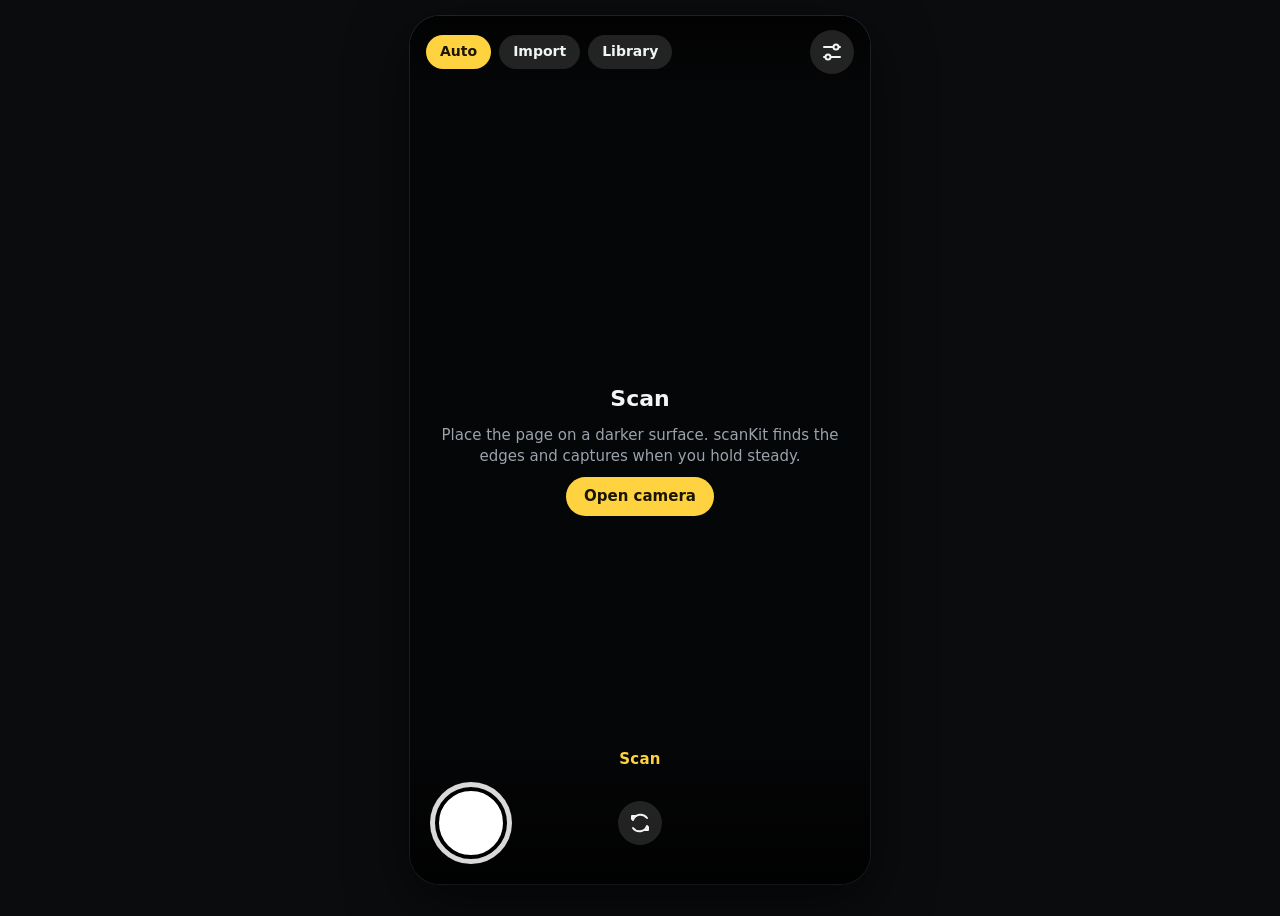
<file: Scan_document/index.html>
<!DOCTYPE html>
<html lang="en">
<head>
<meta charset="utf-8">
<meta name="viewport" content="width=device-width, initial-scale=1, viewport-fit=cover">
<title>scanKit – Scan mode</title>
<style>
  :root{--bg:#000;--panel:#15181c;--ink:#f2f4f6;--mute:#9aa3ad;--blue:#4ea1ff;--accent:#ffd23f;--line:#2a2f35}
  *{box-sizing:border-box;-webkit-tap-highlight-color:transparent}
  html,body{height:100%;margin:0;background:#0a0c0e;color:var(--ink);font:15px/1.4 system-ui,-apple-system,"Segoe UI",Roboto,sans-serif}
  /* Phone-shaped shell: full screen on mobile, centred "device" on desktop */
  #app{position:relative;margin:0 auto;height:100dvh;max-width:460px;background:var(--bg);overflow:hidden}
  @media (min-width:700px){#app{height:min(100dvh - 32px,900px);margin-top:16px;border-radius:30px;box-shadow:0 20px 60px rgba(0,0,0,.6),0 0 0 1px #23282e}}
  .view{position:absolute;inset:0;display:none;flex-direction:column}
  .view.on{display:flex}
  .hidden{display:none!important}
  button{font:inherit;color:inherit;border:0;background:none;cursor:pointer}
  button:focus-visible,input:focus-visible,select:focus-visible{outline:3px solid var(--blue);outline-offset:2px}
  .ic{width:24px;height:24px;stroke:currentColor;fill:none;stroke-width:2;stroke-linecap:round;stroke-linejoin:round}
  .ib{width:44px;height:44px;border-radius:50%;display:grid;place-items:center;background:rgba(255,255,255,.12)}
  .pill{padding:9px 18px;border-radius:99px;background:var(--accent);color:#1a1500;font-weight:700}
  .pill.ghost{background:rgba(255,255,255,.14);color:var(--ink)}
  .chip{padding:7px 14px;border-radius:99px;background:rgba(255,255,255,.12);font-weight:600;font-size:14px}
  .chip.on{background:var(--accent);color:#1a1500}

  /* ---- Camera view ---- */
  .vf{position:absolute;inset:0;display:grid;place-items:center;background:#050607}
  #live{width:100%;height:100%;object-fit:contain}
  #ph{position:absolute;inset:0;display:grid;place-content:center;justify-items:center;gap:10px;text-align:center;padding:30px;color:var(--mute)}
  #ph b{color:var(--ink);font-size:22px}
  #flash{position:absolute;inset:0;background:#fff;opacity:0;pointer-events:none;transition:opacity .35s}
  #flash.go{opacity:.85;transition:none}
  .top{position:absolute;top:0;left:0;right:0;padding:14px 16px;display:flex;align-items:center;justify-content:space-between;background:linear-gradient(#000a,transparent)}
  .top .mid{display:flex;gap:8px}
  .hint{position:absolute;top:74px;left:50%;transform:translateX(-50%);padding:7px 16px;border-radius:99px;background:rgba(0,0,0,.6);font-size:14px;white-space:nowrap;max-width:94%;overflow:hidden;text-overflow:ellipsis}
  .hint.ok{background:rgba(22,130,70,.85)}
  .sheet{position:absolute;top:122px;left:16px;right:16px;background:rgba(21,24,28,.95);border-radius:18px;padding:14px 16px;display:grid;gap:6px}
  .sheet label{display:flex;justify-content:space-between;color:var(--mute);font-size:14px}
  .sheet input{width:100%;accent-color:var(--accent)}
  .bottom{position:absolute;left:0;right:0;bottom:0;padding:10px 20px calc(20px + env(safe-area-inset-bottom,0px));background:linear-gradient(transparent,#000c);display:grid;gap:12px;justify-items:center}
  .mode{font-weight:700;color:var(--accent);letter-spacing:.02em}
  .row3{width:100%;display:grid;grid-template-columns:1fr auto 1fr;align-items:center}
  .row3>:first-child{justify-self:start}.row3>:last-child{justify-self:end}
  #thumbBtn{position:relative;width:54px;height:54px;border-radius:14px;overflow:hidden;background:#222;border:2px solid rgba(255,255,255,.7)}
  #thumbBtn img{width:100%;height:100%;object-fit:cover;display:block}
  #count{position:absolute;right:3px;bottom:3px;min-width:20px;padding:0 5px;border-radius:99px;background:var(--accent);color:#1a1500;font-size:12px;font-weight:800}
  /* Shutter with auto-capture countdown ring (--p = 0..1) */
  #ring{width:82px;height:82px;border-radius:50%;padding:5px;background:conic-gradient(var(--accent) calc(var(--p,0)*1turn),rgba(255,255,255,.85) 0)}
  #shutter{width:100%;height:100%;border-radius:50%;background:#fff;border:4px solid #000;transition:transform .08s}
  #shutter:active{transform:scale(.9)}
  #doneBtn{position:absolute;right:16px;bottom:128px}

  /* ---- Pages / edit ---- */
  .bar{display:flex;align-items:center;justify-content:space-between;gap:10px;padding:14px 16px;background:var(--panel)}
  .bar h2{margin:0;font-size:18px;flex:1}
  .grid{flex:1;overflow:auto;padding:16px;display:grid;grid-template-columns:repeat(2,1fr);gap:14px;align-content:start;background:#0e1013}
  .pg{background:var(--panel);border-radius:16px;padding:8px;display:grid;gap:8px}
  .pg img{width:100%;aspect-ratio:3/4;object-fit:contain;background:#fff;border-radius:10px;display:block;cursor:pointer}
  .pg .m{display:flex;align-items:center;justify-content:space-between;color:var(--mute);font-size:13px}
  .pg .m button{width:34px;height:30px;border-radius:9px;background:rgba(255,255,255,.1);color:var(--ink)}
  .foot{padding:14px 16px calc(14px + env(safe-area-inset-bottom,0px));background:var(--panel);display:flex;gap:10px;justify-content:center}
  .foot .pill{flex:1;padding:13px;font-size:16px}
  .estage{flex:1;display:grid;place-items:center;padding:12px;background:#0e1013;min-height:0}
  #edCv{max-width:100%;max-height:100%;touch-action:none;border-radius:6px;box-shadow:0 6px 24px #0008;background:#fff}
  .tools{padding:12px 12px calc(12px + env(safe-area-inset-bottom,0px));background:var(--panel);display:flex;flex-wrap:wrap;gap:8px;justify-content:center;align-items:center}
  .tools .sep{width:1px;height:24px;background:var(--line);margin:0 4px}

  .doc{background:var(--panel);border-radius:16px;padding:12px;display:grid;gap:8px}.doc small{color:var(--mute)}.doc .r{display:flex;gap:8px;flex-wrap:wrap}
  dialog{border:0;border-radius:22px;padding:22px;background:var(--panel);color:var(--ink);width:min(400px,92vw)}
  dialog::backdrop{background:rgba(0,0,0,.65)}
  dialog h3{margin:0 0 12px}
  dialog input[type=text],dialog select{width:100%;padding:11px 12px;border-radius:12px;border:1px solid var(--line);background:#0e1013;color:var(--ink);font:inherit;margin:4px 0 12px}
  dialog label{color:var(--mute);font-size:14px}
  .toast{position:fixed;left:50%;bottom:110px;transform:translateX(-50%);background:#f2f4f6;color:#111;padding:10px 18px;border-radius:99px;font-weight:600;z-index:9;max-width:90vw;text-align:center}
</style>
</head>
<body>
<!-- icon sprite -->
<svg width="0" height="0" style="position:absolute" aria-hidden="true">
  <defs>
    <symbol id="i-back" viewBox="0 0 24 24"><path d="M15 5l-7 7 7 7"/></symbol>
    <symbol id="i-bolt" viewBox="0 0 24 24"><path d="M13 2L4 14h7l-1 8 9-12h-7z"/></symbol>
    <symbol id="i-flip" viewBox="0 0 24 24"><path d="M4 8V5h3M20 16v3h-3M5 9a8 8 0 0 1 14-2M19 15a8 8 0 0 1-14 2"/></symbol>
    <symbol id="i-tune" viewBox="0 0 24 24"><path d="M4 7h9M19 7h1M4 17h1M11 17h9"/><circle cx="16" cy="7" r="2.5"/><circle cx="8" cy="17" r="2.5"/></symbol>
    <symbol id="i-rot" viewBox="0 0 24 24"><path d="M20 11a8 8 0 1 0-2.3 5.7M20 4v7h-7"/></symbol>
    <symbol id="i-crop" viewBox="0 0 24 24"><path d="M7 3v14h14M3 7h14v14"/></symbol>
    <symbol id="i-trash" viewBox="0 0 24 24"><path d="M4 7h16M9 7V4h6v3M6 7l1 13h10l1-13"/></symbol>
    <symbol id="i-plus" viewBox="0 0 24 24"><path d="M12 5v14M5 12h14"/></symbol>
  </defs>
</svg>

<main id="app">
  <!-- ============ 1. SCAN (camera) ============ -->
  <section id="scanView" class="view on">
    <div class="vf">
      <canvas id="live"></canvas>
      <div id="ph">
        <b>Scan</b>
        <span>Place the page on a darker surface. scanKit finds the edges and captures when you hold steady.</span>
        <button id="openCam" class="pill">Open camera</button>
      </div>
      <div id="flash"></div>
    </div>
    <div class="top">
      <button id="torchBtn" class="ib hidden" aria-label="Flash light"><svg class="ic"><use href="#i-bolt"/></svg></button>
      <div class="mid"><button id="autoBtn" class="chip on" aria-pressed="true">Auto</button><button id="impBtn" class="chip">Import</button><button id="libBtn" class="chip">Library</button><input id="impIn" type="file" accept="image/*" multiple hidden></div>
      <button id="setBtn" class="ib" aria-label="Scan settings"><svg class="ic"><use href="#i-tune"/></svg></button>
    </div>
    <div id="hint" class="hint hidden"></div>
    <div id="sheet" class="sheet hidden">
      <label for="sens"><span>Edge sensitivity</span><output id="sensV">0</output></label>
      <input id="sens" type="range" min="-40" max="40" value="0">
    </div>
    <button id="doneBtn" class="pill hidden">Done</button>
    <div class="bottom">
      <div class="mode">Scan</div>
      <div class="row3">
        <button id="thumbBtn" aria-label="View scanned pages"><img id="thumbImg" alt=""><span id="count">0</span></button>
        <div id="ring"><button id="shutter" aria-label="Capture page"></button></div>
        <button id="flipBtn" class="ib" aria-label="Switch camera"><svg class="ic"><use href="#i-flip"/></svg></button>
      </div>
    </div>
  </section>

  <!-- ============ 2. PAGES ============ -->
  <section id="pagesView" class="view">
    <div class="bar">
      <button id="pgBack" class="ib" aria-label="Back to camera"><svg class="ic"><use href="#i-back"/></svg></button>
      <h2 id="pgTitle">0 pages</h2>
      <button id="clearBtn" class="chip">Clear all</button>
    </div>
    <div id="grid" class="grid"></div>
    <div class="foot">
      <button id="addBtn" class="pill ghost"><svg class="ic" style="vertical-align:-6px"><use href="#i-plus"/></svg> Add page</button>
      <button id="pdfBtn" class="pill">Save as PDF</button>
    </div>
  </section>

  <!-- ============ LIBRARY ============ -->
  <section id="libView" class="view">
    <div class="bar"><button id="libBack" class="ib" aria-label="Back to camera"><svg class="ic"><use href="#i-back"/></svg></button><h2>Library</h2></div>
    <div id="libList" class="grid" style="grid-template-columns:1fr"></div>
  </section>

  <!-- ============ 3. EDIT (filter / rotate / crop) ============ -->
  <section id="editView" class="view">
    <div class="bar">
      <button id="edBack" class="ib" aria-label="Back"><svg class="ic"><use href="#i-back"/></svg></button>
      <h2 id="edTitle">Page</h2>
      <button id="edApply" class="pill hidden">Apply</button>
    </div>
    <div class="estage"><canvas id="edCv"></canvas></div>
    <div id="edTools" class="tools">
      <button class="chip" data-f="original">Original</button>
      <button class="chip" data-f="enhanced">Enhanced</button>
      <button class="chip" data-f="mono">Mono</button>
      <span class="sep"></span>
      <button id="rotBtn" class="ib" aria-label="Rotate"><svg class="ic"><use href="#i-rot"/></svg></button>
      <button id="cropBtn" class="ib" aria-label="Crop"><svg class="ic"><use href="#i-crop"/></svg></button>
      <button id="delBtn" class="ib" aria-label="Delete page"><svg class="ic"><use href="#i-trash"/></svg></button>
    </div>
    <div id="cropTools" class="tools hidden">
      <span style="color:var(--mute);font-size:14px">Drag corners or edges</span>
      <button id="autoCrop" class="chip">Auto detect</button>
      <button id="fullCrop" class="chip">Full frame</button>
      <button id="cropCancel" class="chip">Cancel</button>
    </div>
  </section>
</main>

<dialog id="nameDlg">
  <form method="dialog" id="nameForm">
    <h3>Save PDF</h3>
    <label for="nameIn">File name</label>
    <input id="nameIn" type="text" autocomplete="off" required>
    <label for="qSel">Quality / size</label>
    <select id="qSel">
      <option value="0.70|1800">Small file</option>
      <option value="0.85|2400" selected>Balanced</option>
      <option value="0.92|3200">High quality</option>
    </select>
    <label style="display:flex;gap:8px;align-items:center;margin-bottom:12px"><input type="checkbox" id="ocrChk" checked> Make text searchable (OCR, English)</label>
    <div style="display:flex;gap:10px;justify-content:flex-end">
      <button type="button" id="nameCancel" class="pill ghost">Cancel</button>
      <button type="submit" id="nameOk" class="pill">Save</button>
    </div>
  </form>
</dialog>

<script>
'use strict';
/* =====================================================================
   PURE IMAGE MATHS (no DOM) – document edge detection
   ===================================================================== */
/*PURE-START*/
// Otsu: picks the luminance level that best separates paper from background
function otsu(g) {
  const h = new Uint32Array(256); for (const v of g) h[v]++;
  const n = g.length; let sum = 0; for (let i = 0; i < 256; i++) sum += i * h[i];
  let wB = 0, sB = 0, best = -1, t = 128;
  for (let i = 0; i < 256; i++) {
    wB += h[i]; if (!wB) continue;
    const wF = n - wB; if (!wF) break;
    sB += i * h[i];
    const d = sB / wB - (sum - sB) / wF, v = wB * wF * d * d;
    if (v > best) { best = v; t = i; }
  }
  return t;
}
// Finds the best paper-like blob and returns its 4 corners [TL,TR,BR,BL] in gray-image pixels, or null.
// Works for tilted pages: corners are the blob's extreme points along the two diagonals.
function findQuad(g, w, h, offset) {
  const t = otsu(g) + offset, N = w * h; let best = null;
  const seen = new Uint8Array(N), st = new Int32Array(N), m = new Uint8Array(N);
  for (const pol of [1, -1]) {                 // 1 = bright page on dark; -1 = dark page on light
    for (let i = 0; i < N; i++) { m[i] = (pol > 0 ? g[i] > t : g[i] < t) ? 1 : 0; seen[i] = 0; }
    for (let s = 0; s < N; s++) {
      if (!m[s] || seen[s]) continue;
      let sp = 0, n = 0, tl = 1e9, br = -1e9, tr = -1e9, bl = 1e9, P = [0, 0, 0, 0];
      let x0 = w, x1 = 0, y0 = h, y1 = 0;
      st[sp++] = s; seen[s] = 1;
      while (sp) {
        const i = st[--sp], x = i % w, y = (i / w) | 0, a = x + y, d = x - y; n++;
        if (a < tl) { tl = a; P[0] = i; } if (d > tr) { tr = d; P[1] = i; }
        if (a > br) { br = a; P[2] = i; } if (d < bl) { bl = d; P[3] = i; }
        if (x < x0) x0 = x; if (x > x1) x1 = x; if (y < y0) y0 = y; if (y > y1) y1 = y;
        if (x > 0 && m[i - 1] && !seen[i - 1]) { seen[i - 1] = 1; st[sp++] = i - 1; }
        if (x < w - 1 && m[i + 1] && !seen[i + 1]) { seen[i + 1] = 1; st[sp++] = i + 1; }
        if (y > 0 && m[i - w] && !seen[i - w]) { seen[i - w] = 1; st[sp++] = i - w; }
        if (y < h - 1 && m[i + w] && !seen[i + w]) { seen[i + w] = 1; st[sp++] = i + w; }
      }
      if (n < N * 0.1) continue;                                     // too small
      const touch = (x0 === 0) + (x1 === w - 1) + (y0 === 0) + (y1 === h - 1);
      if (touch >= 3) continue;                                      // that's the background, not a page
      const q = [[P[0] % w, (P[0] / w) | 0], [P[1] % w + 1, (P[1] / w) | 0],
                 [P[2] % w + 1, ((P[2] / w) | 0) + 1], [P[3] % w, ((P[3] / w) | 0) + 1]];
      let area = 0; for (let k = 0; k < 4; k++) { const A = q[k], B = q[(k + 1) % 4]; area += A[0] * B[1] - B[0] * A[1]; }
      area = Math.abs(area) / 2;
      const rect = n / area;                                         // how rectangular the blob is
      if (rect < 0.72 || rect > 1.05 || area > N * 0.97) continue;
      const score = n * rect;
      if (!best || score > best.score) best = { score, q };
    }
  }
  return best && best.q;
}
/*PURE-END*/

/* =====================================================================
   APP
   ===================================================================== */
(() => {
  const $ = id => document.getElementById(id);
  const live = $('live'), lx = live.getContext('2d');
  const video = Object.assign(document.createElement('video'), { playsInline: true, muted: true });
  const det = document.createElement('canvas'), dx = det.getContext('2d', { willReadFrequently: true });
  const S = { stream: null, facing: 'environment', pages: [], quad: null, ref: null, stableAt: 0,
              armed: true, lastCap: 0, auto: true, off: 0, view: 'scanView', edit: -1, frame: 0, torch: false };
  let crop = null, imageCap = null;
  const STABLE_MS = 1100;

  /* ---------- small helpers ---------- */
  const go = id => { S.view = id; document.querySelectorAll('.view').forEach(v => v.classList.toggle('on', v.id === id)); };
  const kb = b => (b / 1024).toFixed(b < 10240 ? 1 : 0) + ' KB';
  function toast(t) { const e = Object.assign(document.createElement('div'), { className: 'toast', textContent: t }); document.body.appendChild(e); setTimeout(() => e.remove(), 2400); }
  function hint(t, ok) { const h = $('hint'); h.textContent = t; h.className = 'hint' + (ok ? ' ok' : ''); }
  const mk = (w, h) => Object.assign(document.createElement('canvas'), { width: w, height: h });

  /* ---------- camera ---------- */
  async function startCam() {
    stopCam();
    try {
      S.stream = await navigator.mediaDevices.getUserMedia({ audio: false,
        video: { facingMode: { ideal: S.facing }, width: { ideal: 1920 }, height: { ideal: 1080 } } });
    } catch (e) { toast('Camera blocked. Allow access and use https or localhost.'); return; }
    video.srcObject = S.stream; await video.play();
    try { const t = S.stream.getVideoTracks()[0]; imageCap = window.ImageCapture && t ? new ImageCapture(t) : null; } catch { imageCap = null; }
    live.width = video.videoWidth; live.height = video.videoHeight;
    $('ph').classList.add('hidden'); $('hint').classList.remove('hidden');
    const track = S.stream.getVideoTracks()[0], caps = track.getCapabilities ? track.getCapabilities() : {};
    $('torchBtn').classList.toggle('hidden', !caps.torch); S.torch = false;
    hint('Position the document in the frame');
    requestAnimationFrame(loop);
  }
  function stopCam() { if (S.stream) S.stream.getTracks().forEach(t => t.stop()); S.stream = null; }

  /* Run detection on a downscaled copy of the video frame */
  function detect() {
    const W = 200, H = Math.round(W * video.videoHeight / video.videoWidth);
    det.width = W; det.height = H; dx.drawImage(video, 0, 0, W, H);
    const px = dx.getImageData(0, 0, W, H).data, g = new Uint8Array(W * H);
    for (let i = 0; i < g.length; i++) g[i] = (px[i * 4] * 77 + px[i * 4 + 1] * 150 + px[i * 4 + 2] * 29) >> 8;
    const q = findQuad(g, W, H, S.off), s = video.videoWidth / W;
    return q && q.map(p => ({ x: p[0] * s, y: p[1] * s }));
  }
  const maxDelta = (a, b) => Math.max(...a.map((p, i) => Math.hypot(p.x - b[i].x, p.y - b[i].y)));

  function loop() {
    if (!S.stream) return;
    requestAnimationFrame(loop);
    if (S.view !== 'scanView') return;
    lx.drawImage(video, 0, 0, live.width, live.height);
    const now = performance.now(), vw = live.width;
    if (S.frame++ % 3 === 0) {
      const q = detect();
      if (!q) { S.quad = S.ref = null; S.armed = true; hint('Position the document in the frame'); $('ring').style.setProperty('--p', 0); }
      else {
        // smooth the corners so the highlight doesn't jitter
        S.quad = (S.quad && maxDelta(S.quad, q) < vw * 0.2) ? S.quad.map((p, i) => ({ x: p.x + (q[i].x - p.x) * 0.45, y: p.y + (q[i].y - p.y) * 0.45 })) : q;
        if (!S.ref || maxDelta(S.ref, S.quad) > vw * 0.02) { S.ref = S.quad.map(p => ({ ...p })); S.stableAt = now; S.armed = true; }
      }
    }
    if (S.quad) {
      drawQuad(S.quad);
      const p = Math.min(1, (now - S.stableAt) / STABLE_MS);
      if (S.auto && S.armed) { $('ring').style.setProperty('--p', p); hint(p < 1 ? 'Hold steady…' : 'Scanning…', true); }
      else { $('ring').style.setProperty('--p', 0); hint(S.armed ? 'Document found' : 'Page captured – move to the next page', true); }
      if (S.auto && S.armed && p >= 1 && now - S.lastCap > 1800) capture(true);
    }
  }
  // Highlighted detected area (translucent fill, outline and corner dots)
  function drawQuad(q) {
    const u = live.width / 300;
    lx.save(); lx.beginPath(); q.forEach((p, i) => i ? lx.lineTo(p.x, p.y) : lx.moveTo(p.x, p.y)); lx.closePath();
    lx.fillStyle = 'rgba(78,161,255,.28)'; lx.fill();
    lx.strokeStyle = '#4ea1ff'; lx.lineWidth = Math.max(2, u * 1.4); lx.stroke();
    q.forEach(p => { lx.beginPath(); lx.arc(p.x, p.y, u * 3.2, 0, 7); lx.fillStyle = '#fff'; lx.fill(); lx.stroke(); });
    lx.restore();
  }

  /* ---------- capture (full sensor still when ImageCapture exists) ---------- */
  function capDown(c, m) {
    if (Math.max(c.width, c.height) <= m) return c;
    const k = m / Math.max(c.width, c.height), o = mk(Math.round(c.width * k), Math.round(c.height * k)), x = o.getContext('2d');
    x.imageSmoothingQuality = 'high'; x.drawImage(c, 0, 0, o.width, o.height); return o;
  }
  async function grabBestFrame() {
    if (imageCap) {
      try {
        const bmp = await createImageBitmap(await imageCap.takePhoto()), c = mk(bmp.width, bmp.height);
        c.getContext('2d').drawImage(bmp, 0, 0); bmp.close?.(); return capDown(c, 4000);
      } catch { /* fall back to the video frame */ }
    }
    const c = mk(video.videoWidth, video.videoHeight); c.getContext('2d').drawImage(video, 0, 0); return capDown(c, 4000);
  }
  const insetQuad = (f, m = 0.03) => [[m, m], [1 - m, m], [1 - m, 1 - m], [m, 1 - m]].map(p => ({ x: p[0] * f.width, y: p[1] * f.height }));
  function quadFor(f) {                                      // edge detection on a still (used by Import)
    const W = 200, H = Math.round(W * f.height / f.width); det.width = W; det.height = H; dx.imageSmoothingQuality = 'high'; dx.drawImage(f, 0, 0, W, H);
    const px = dx.getImageData(0, 0, W, H).data, g = new Uint8Array(W * H);
    for (let i = 0; i < g.length; i++) g[i] = (px[i * 4] * 77 + px[i * 4 + 1] * 150 + px[i * 4 + 2] * 29) >> 8;
    const q = findQuad(g, W, H, S.off); return q && q.map(p => ({ x: p[0] * f.width / W, y: p[1] * f.height / H }));
  }
  async function capture(auto) {
    if (!S.stream || S.busy) return; S.busy = true;
    try {
      const vw = video.videoWidth, vh = video.videoHeight, q0 = S.quad;
      S.lastCap = performance.now(); S.armed = false; $('ring').style.setProperty('--p', 0);
      const f = await grabBestFrame(), kx = f.width / vw, ky = f.height / vh;
      let quad;
      if (q0) quad = q0.map(p => ({ x: p.x * kx, y: p.y * ky }));
      else { quad = insetQuad(f); toast('No edges found – adjust the corners with Crop'); }
      const p = { frame: f, quad, rot: 0, filter: 'enhanced', thumb: '' };
      S.pages.push(p); refreshThumb(p); refreshCam();
      const fl = $('flash'); fl.classList.add('go'); requestAnimationFrame(() => requestAnimationFrame(() => fl.classList.remove('go')));
      if (navigator.vibrate) navigator.vibrate(30);
    } finally { S.busy = false; S.lastCap = performance.now(); }
  }
  function refreshCam() {
    const n = S.pages.length;
    $('count').textContent = n; $('thumbBtn').classList.toggle('hidden', !n); $('doneBtn').classList.toggle('hidden', !n);
    $('doneBtn').textContent = 'Done (' + n + ')';
    if (n) $('thumbImg').src = S.pages[n - 1].thumb;
  }

  /* ---------- perspective warp: quad -> flat rectangle ---------- */
  function warp(src, q, W, H) {
    const sd = src.getContext('2d').getImageData(0, 0, src.width, src.height).data, sw = src.width, sh = src.height;
    // homography from unit square to quad (Heckbert)
    const [p0, p1, p2, p3] = q;
    const dx1 = p1.x - p2.x, dx2 = p3.x - p2.x, dx3 = p0.x - p1.x + p2.x - p3.x;
    const dy1 = p1.y - p2.y, dy2 = p3.y - p2.y, dy3 = p0.y - p1.y + p2.y - p3.y;
    const den = dx1 * dy2 - dx2 * dy1 || 1e-9;
    const g = (dx3 * dy2 - dx2 * dy3) / den, hh = (dx1 * dy3 - dx3 * dy1) / den;
    const a = p1.x - p0.x + g * p1.x, b = p3.x - p0.x + hh * p3.x, c = p0.x;
    const d = p1.y - p0.y + g * p1.y, e = p3.y - p0.y + hh * p3.y, f = p0.y;
    const out = mk(W, H), oc = out.getContext('2d'), od = oc.createImageData(W, H), o = od.data;
    for (let y = 0; y < H; y++) {
      const v = (y + 0.5) / H;
      for (let x = 0; x < W; x++) {
        const u = (x + 0.5) / W, z = g * u + hh * v + 1;
        const sx = (a * u + b * v + c) / z - 0.5, sy = (d * u + e * v + f) / z - 0.5;
        const ix = Math.max(0, Math.min(sw - 2, Math.floor(sx))), iy = Math.max(0, Math.min(sh - 2, Math.floor(sy)));
        const fx = Math.max(0, Math.min(1, sx - ix)), fy = Math.max(0, Math.min(1, sy - iy));
        const i = (iy * sw + ix) * 4, j = i + sw * 4, k = (y * W + x) * 4;
        for (let ch = 0; ch < 3; ch++)
          o[k + ch] = (sd[i + ch] * (1 - fx) + sd[i + 4 + ch] * fx) * (1 - fy) + (sd[j + ch] * (1 - fx) + sd[j + 4 + ch] * fx) * fy;
        o[k + 3] = 255;
      }
    }
    oc.putImageData(od, 0, 0); return out;
  }

  /* ---------- scan filters ----------
     Enhanced/Mono divide each pixel by a blurred copy of the page (removes shadows and uneven light),
     then stretch the levels so paper turns white and ink turns dark. */
  function applyFilter(c, mode) {
    if (mode === 'original') return;
    const W = c.width, H = c.height, ctx = c.getContext('2d'), img = ctx.getImageData(0, 0, W, H), d = img.data;
    const s = mk(Math.max(1, W >> 4), Math.max(1, H >> 4)), sx = s.getContext('2d'); sx.imageSmoothingQuality = 'high'; sx.drawImage(c, 0, 0, s.width, s.height);
    const b = mk(W, H), bx = b.getContext('2d'); bx.imageSmoothingQuality = 'high'; bx.drawImage(s, 0, 0, W, H);
    const bd = bx.getImageData(0, 0, W, H).data, mono = mode === 'mono', lo = mono ? 70 : 45, hi = mono ? 225 : 235, sc = 255 / (hi - lo);
    for (let i = 0; i < d.length; i += 4) {
      const bl = Math.max(35, (bd[i] * 77 + bd[i + 1] * 150 + bd[i + 2] * 29) >> 8), kf = 250 / bl;
      if (mono) {
        const l = Math.min(255, ((d[i] * 77 + d[i + 1] * 150 + d[i + 2] * 29) >> 8) * kf), v = Math.max(0, Math.min(255, (l - lo) * sc));
        d[i] = d[i + 1] = d[i + 2] = v;
      } else for (let ch = 0; ch < 3; ch++) d[i + ch] = Math.max(0, Math.min(255, (Math.min(255, d[i + ch] * kf) - lo) * sc));
    }
    ctx.putImageData(img, 0, 0);
  }
  function rotate(c, r) {
    if (!r) return c;
    const o = r % 2 ? mk(c.height, c.width) : mk(c.width, c.height), x = o.getContext('2d');
    x.translate(o.width / 2, o.height / 2); x.rotate(r * Math.PI / 2); x.drawImage(c, -c.width / 2, -c.height / 2); return o;
  }
  // Full pipeline for one page: crop+flatten -> filter -> rotate
  function renderPage(p, max) {
    const q = p.quad, L = (a, b) => Math.hypot(a.x - b.x, a.y - b.y);
    let w = Math.max(L(q[0], q[1]), L(q[3], q[2])), h = Math.max(L(q[0], q[3]), L(q[1], q[2]));
    const k = Math.min(1, max / Math.max(w, h)); w = Math.max(16, Math.round(w * k)); h = Math.max(16, Math.round(h * k));
    const c = warp(p.frame, q, w, h); applyFilter(c, p.filter); return rotate(c, p.rot);
  }
  const refreshThumb = p => { p.thumb = renderPage(p, 420).toDataURL('image/jpeg', 0.75); };

  /* ---------- pages screen ---------- */
  function showPages() {
    go('pagesView'); const n = S.pages.length, g = $('grid'); g.innerHTML = '';
    $('pgTitle').textContent = n + (n === 1 ? ' page' : ' pages');
    $('pdfBtn').disabled = $('clearBtn').disabled = !n;
    if (!n) g.innerHTML = '<p style="grid-column:1/-1;color:var(--mute);text-align:center;margin-top:40px">No pages yet. Go back and scan a document.</p>';
    S.pages.forEach((p, i) => {
      const d = document.createElement('div'); d.className = 'pg';
      d.innerHTML = `<img src="${p.thumb}" alt="Page ${i + 1}"><div class="m"><button aria-label="Move earlier">‹</button><span>Page ${i + 1}</span><button aria-label="Move later">›</button></div>`;
      d.querySelector('img').onclick = () => openEdit(i);
      const [l, r] = d.querySelectorAll('button'); l.onclick = () => mv(i, -1); r.onclick = () => mv(i, 1);
      g.appendChild(d);
    });
  }
  function mv(i, d) { const j = i + d; if (j < 0 || j >= S.pages.length) return; [S.pages[i], S.pages[j]] = [S.pages[j], S.pages[i]]; refreshCam(); showPages(); }

  /* ---------- edit screen ---------- */
  function openEdit(i) { S.edit = i; go('editView'); viewMode(); }
  function viewMode() {
    crop = null; const p = S.pages[S.edit], cv = $('edCv');
    $('edApply').classList.add('hidden'); $('edTools').classList.remove('hidden'); $('cropTools').classList.add('hidden');
    $('edTitle').textContent = `Page ${S.edit + 1} of ${S.pages.length}`;
    const c = renderPage(p, 1400); cv.width = c.width; cv.height = c.height; cv.getContext('2d').drawImage(c, 0, 0);
    document.querySelectorAll('[data-f]').forEach(b => b.classList.toggle('on', b.dataset.f === p.filter));
  }
  function cropMode() {
    const p = S.pages[S.edit], f = p.frame, cv = $('edCv'), cs = Math.min(1, 1200 / Math.max(f.width, f.height));
    cv.width = Math.round(f.width * cs); cv.height = Math.round(f.height * cs);
    crop = { q: p.quad.map(o => ({ ...o })), cs, drag: -1, last: null };
    $('edTitle').textContent = 'Crop'; $('edApply').classList.remove('hidden');
    $('edTools').classList.add('hidden'); $('cropTools').classList.remove('hidden'); drawCrop();
  }
  const handles = () => crop.q.map(p => ({ x: p.x * crop.cs, y: p.y * crop.cs }))
    .concat(crop.q.map((p, i) => { const n = crop.q[(i + 1) % 4]; return { x: (p.x + n.x) / 2 * crop.cs, y: (p.y + n.y) / 2 * crop.cs }; }));
  function drawCrop() {
    const cv = $('edCv'), x = cv.getContext('2d'), H = handles(), k = cv.width / cv.getBoundingClientRect().width || 1;
    x.clearRect(0, 0, cv.width, cv.height); x.drawImage(S.pages[S.edit].frame, 0, 0, cv.width, cv.height);
    x.beginPath(); x.rect(0, 0, cv.width, cv.height); H.slice(0, 4).forEach((p, i) => i ? x.lineTo(p.x, p.y) : x.moveTo(p.x, p.y)); x.closePath();
    x.fillStyle = 'rgba(0,0,0,.55)'; x.fill('evenodd');
    x.strokeStyle = '#4ea1ff'; x.lineWidth = 2 * k; x.beginPath(); H.slice(0, 4).forEach((p, i) => i ? x.lineTo(p.x, p.y) : x.moveTo(p.x, p.y)); x.closePath(); x.stroke();
    H.forEach((p, i) => { x.beginPath(); x.arc(p.x, p.y, (i < 4 ? 11 : 8) * k, 0, 7); x.fillStyle = i < 4 ? '#fff' : '#4ea1ff'; x.fill(); x.stroke(); });
  }
  const cvPt = e => { const cv = $('edCv'), r = cv.getBoundingClientRect(), k = cv.width / r.width; return { x: (e.clientX - r.left) * k, y: (e.clientY - r.top) * k, k }; };
  $('edCv').addEventListener('pointerdown', e => {
    if (!crop) return; const pt = cvPt(e); let best = -1, bd = 1e9;
    handles().forEach((h, i) => { const d = Math.hypot(h.x - pt.x, h.y - pt.y); if (d < bd) { bd = d; best = i; } });
    if (bd < 40 * pt.k) { crop.drag = best; crop.last = pt; e.target.setPointerCapture(e.pointerId); }
  });
  $('edCv').addEventListener('pointermove', e => {
    if (!crop || crop.drag < 0) return; const pt = cvPt(e), f = S.pages[S.edit].frame;
    const dxx = (pt.x - crop.last.x) / crop.cs, dyy = (pt.y - crop.last.y) / crop.cs; crop.last = pt;
    const ids = crop.drag < 4 ? [crop.drag] : [crop.drag - 4, (crop.drag - 3) % 4];
    ids.forEach(i => { const p = crop.q[i]; p.x = Math.max(0, Math.min(f.width, p.x + dxx)); p.y = Math.max(0, Math.min(f.height, p.y + dyy)); });
    drawCrop();
  });
  $('edCv').addEventListener('pointerup', () => { if (crop) crop.drag = -1; });

  /* ---------- minimal PDF writer (JPEG pages embedded as-is) ---------- */
  function buildPdf(pages) {
    const enc = new TextEncoder(), parts = [], off = []; let len = 0;
    const push = d => { const b = typeof d === 'string' ? enc.encode(d) : d; parts.push(b); len += b.length; };
    const begin = n => { off[n] = len; push(`${n} 0 obj\n`); };
    push('%PDF-1.4\n'); const F = 3 + pages.length * 3;
    begin(1); push('<< /Type /Catalog /Pages 2 0 R >>\nendobj\n');
    begin(2); push(`<< /Type /Pages /Count ${pages.length} /Kids [${pages.map((_, i) => `${5 + i * 3} 0 R`).join(' ')}] >>\nendobj\n`);
    pages.forEach((p, i) => {
      const im = 3 + i * 3, ct = 4 + i * 3, pg = 5 + i * 3, land = p.w > p.h * 1.15, PW = land ? 841.89 : 595.28, PH = land ? 595.28 : 841.89, M = 14;
      begin(im); push(`<< /Type /XObject /Subtype /Image /Width ${p.w} /Height ${p.h} /ColorSpace /DeviceRGB /BitsPerComponent 8 /Filter /DCTDecode /Length ${p.bytes.length} >>\nstream\n`);
      push(p.bytes); push('\nendstream\nendobj\n');
      const s = Math.min((PW - 2 * M) / p.w, (PH - 2 * M) / p.h), w = p.w * s, h = p.h * s;
      const ox = (PW - w) / 2, oy = (PH - h) / 2; let tx = '';
      for (const q of p.words || []) {                       // invisible text (render mode 3) positioned over each recognised word
        const raw = q.t.replace(/[^\x20-\x7e]/g, ''); if (!raw) continue;
        const bw = (q.x1 - q.x0) * s, bh = (q.y1 - q.y0) * s, fs = Math.max(2, bh * 0.85), tz = Math.max(10, Math.min(500, 100 * bw / (raw.length * fs * 0.5)));
        tx += `BT 3 Tr /F1 ${fs.toFixed(2)} Tf ${tz.toFixed(1)} Tz 1 0 0 1 ${(ox + q.x0 * s).toFixed(2)} ${(oy + (p.h - q.y1) * s + bh * 0.2).toFixed(2)} Tm (${raw.replace(/[\\()]/g, '\\$&')}) Tj ET\n`;
      }
      const cs = `q ${w.toFixed(2)} 0 0 ${h.toFixed(2)} ${ox.toFixed(2)} ${oy.toFixed(2)} cm /Im0 Do Q\n${tx}`;
      begin(ct); push(`<< /Length ${cs.length} >>\nstream\n${cs}\nendstream\nendobj\n`);
      begin(pg); push(`<< /Type /Page /Parent 2 0 R /MediaBox [0 0 ${PW} ${PH}] /Contents ${ct} 0 R /Resources << /XObject << /Im0 ${im} 0 R >> /Font << /F1 ${F} 0 R >> >> >>\nendobj\n`);
    });
    begin(F); push('<< /Type /Font /Subtype /Type1 /BaseFont /Helvetica /Encoding /WinAnsiEncoding >>\nendobj\n');
    const n = 4 + pages.length * 3, xr = len; let x = `xref\n0 ${n}\n0000000000 65535 f \n`;
    for (let i = 1; i < n; i++) x += String(off[i]).padStart(10, '0') + ' 00000 n \n';
    push(x + `trailer\n<< /Size ${n} /Root 1 0 R >>\nstartxref\n${xr}\n%%EOF`);
    return new Blob(parts, { type: 'application/pdf' });
  }
  /* ---------- OCR (Tesseract.js, loaded on demand) ---------- */
  let tess = null;
  const loadTess = () => tess || (tess = new Promise((res, rej) => {
    const sc = document.createElement('script'); sc.src = 'https://cdn.jsdelivr.net/npm/tesseract.js@5.1.1/dist/tesseract.min.js';
    sc.onload = () => res(window.Tesseract); sc.onerror = () => { tess = null; rej(new Error('ocr')); }; document.head.appendChild(sc);
  }));

  /* ---------- document library (IndexedDB) ---------- */
  const idb = () => new Promise((res, rej) => { const r = indexedDB.open('scanKit', 1); r.onupgradeneeded = () => r.result.createObjectStore('docs', { keyPath: 'id' }); r.onsuccess = () => res(r.result); r.onerror = () => rej(r.error); });
  const dbx = async (mode, fn) => { const d = await idb(); return new Promise((res, rej) => { const t = d.transaction('docs', mode), rq = fn(t.objectStore('docs')); t.oncomplete = () => res(rq && rq.result); t.onerror = () => rej(t.error); }); };
  const libAll = () => dbx('readonly', st => st.getAll()), libPut = d => dbx('readwrite', st => st.put(d)), libDel = id => dbx('readwrite', st => st.delete(id));
  function download(blob, name) { const a = Object.assign(document.createElement('a'), { href: URL.createObjectURL(blob), download: name }); a.click(); setTimeout(() => URL.revokeObjectURL(a.href), 5000); }
  async function showLib() {
    go('libView'); const g = $('libList'); let docs = []; try { docs = await libAll(); } catch { toast('Library unavailable'); }
    docs.sort((a, b) => b.created - a.created); g.innerHTML = docs.length ? '' : '<p style="color:var(--mute);text-align:center;margin-top:40px">No saved scans yet.</p>';
    docs.forEach(d => {
      const r = document.createElement('div'); r.className = 'doc';
      r.innerHTML = '<div><b></b><br><small></small></div><div class="r"><button class="chip">Open</button><button class="chip">Share / save</button><button class="chip">Rename</button><button class="chip">Delete</button></div>';
      r.querySelector('b').textContent = d.name;
      r.querySelector('small').textContent = `${d.pages} page${d.pages === 1 ? '' : 's'} · ${kb(d.size)} · ${new Date(d.created).toLocaleString()} · ${d.searchable ? 'searchable' : 'image only'}`;
      const [o, sh, rn, dl] = r.querySelectorAll('button');
      o.onclick = () => window.open(URL.createObjectURL(d.blob), '_blank');
      sh.onclick = async () => { const f = new File([d.blob], d.name, { type: 'application/pdf' }); try { if (navigator.canShare && navigator.canShare({ files: [f] })) await navigator.share({ files: [f] }); else download(d.blob, d.name); } catch (e) { if (e.name !== 'AbortError') download(d.blob, d.name); } };
      rn.onclick = async () => { const n = (prompt('Rename', d.name.replace(/\.pdf$/i, '')) || '').trim().replace(/[\\/:*?"<>|]+/g, '-'); if (n) { d.name = n + '.pdf'; await libPut(d); showLib(); } };
      dl.onclick = async () => { if (confirm('Delete "' + d.name + '"?')) { await libDel(d.id); showLib(); } };
      g.appendChild(r);
    });
  }
  async function importFiles(files) {
    for (const file of files) {
      try {
        const bmp = await createImageBitmap(file); let c = mk(bmp.width, bmp.height); c.getContext('2d').drawImage(bmp, 0, 0); bmp.close?.(); c = capDown(c, 4000);
        const p = { frame: c, quad: quadFor(c) || insetQuad(c), rot: 0, filter: 'enhanced', thumb: '' }; S.pages.push(p); refreshThumb(p);
      } catch { toast('Could not read ' + file.name); }
    }
    refreshCam(); if (S.pages.length) showPages();
  }
  async function savePdf() {
    const [q, max] = $('qSel').value.split('|').map(Number);
    const name = ($('nameIn').value.trim().replace(/[\\/:*?"<>|]+/g, '-').replace(/\.pdf$/i, '') || 'scan') + '.pdf';
    $('pdfBtn').disabled = true; $('pdfBtn').textContent = 'Creating PDF…';
    try {
      const out = []; let W = null, i = 0;
      if ($('ocrChk').checked) {
        try { $('pdfBtn').textContent = 'Loading OCR…'; W = await (await loadTess()).createWorker('eng'); }
        catch { toast('OCR unavailable (offline?) – saving image-only PDF'); }
      }
      for (const p of S.pages) {                       // render at full size, one page at a time to keep memory low
        $('pdfBtn').textContent = `Page ${++i}/${S.pages.length}…`;
        const c = renderPage(p, max), blob = await new Promise(r => c.toBlob(r, 'image/jpeg', q)); let words = [];
        if (W) { try { words = (await W.recognize(c)).data.words.filter(w => w.text.trim() && w.confidence > 30).map(w => ({ t: w.text, ...w.bbox })); } catch { /* keep page without text */ } }
        out.push({ bytes: new Uint8Array(await blob.arrayBuffer()), w: c.width, h: c.height, words });
      }
      if (W) W.terminate();
      const pdf = buildPdf(out);
      await libPut({ id: Date.now().toString(36), name, pages: out.length, size: pdf.size, created: Date.now(), searchable: out.some(o => o.words.length), blob: pdf }).catch(() => toast('Could not store in library'));
      if (window.showSaveFilePicker) {                 // choose a folder (Chrome / Edge / Android)
        try {
          const h = await showSaveFilePicker({ suggestedName: name, types: [{ description: 'PDF', accept: { 'application/pdf': ['.pdf'] } }] });
          const w = await h.createWritable(); await w.write(pdf); await w.close(); toast(`Saved ${name} · ${S.pages.length} pages · ${kb(pdf.size)}`); return;
        } catch (e) { if (e.name === 'AbortError') return; }
      }
      const a = Object.assign(document.createElement('a'), { href: URL.createObjectURL(pdf), download: name }); a.click();   // fallback: Downloads folder
      setTimeout(() => URL.revokeObjectURL(a.href), 5000); toast(`Saved ${name} · ${S.pages.length} pages · ${kb(pdf.size)}`);
    } finally { $('pdfBtn').disabled = false; $('pdfBtn').textContent = 'Save as PDF'; }
  }

  /* ---------- wiring ---------- */
  $('openCam').onclick = startCam;
  $('shutter').onclick = () => { if (!S.stream) return startCam(); capture(false); };
  $('flipBtn').onclick = () => { S.facing = S.facing === 'environment' ? 'user' : 'environment'; if (S.stream) startCam(); };
  $('torchBtn').onclick = async () => { S.torch = !S.torch; try { await S.stream.getVideoTracks()[0].applyConstraints({ advanced: [{ torch: S.torch }] }); } catch (e) { toast('Flash not available'); } $('torchBtn').style.background = S.torch ? 'var(--accent)' : ''; $('torchBtn').style.color = S.torch ? '#1a1500' : ''; };
  $('autoBtn').onclick = e => { S.auto = !S.auto; e.currentTarget.classList.toggle('on', S.auto); e.currentTarget.setAttribute('aria-pressed', S.auto); $('ring').style.setProperty('--p', 0); };
  $('setBtn').onclick = () => $('sheet').classList.toggle('hidden');
  $('sens').oninput = e => { S.off = +e.target.value; $('sensV').textContent = (S.off > 0 ? '+' : '') + S.off; };
  $('thumbBtn').onclick = $('doneBtn').onclick = showPages;
  $('pgBack').onclick = $('addBtn').onclick = () => { go('scanView'); S.armed = false; S.lastCap = performance.now(); };
  $('clearBtn').onclick = () => { if (confirm('Remove all scanned pages?')) { S.pages = []; refreshCam(); showPages(); } };
  $('edBack').onclick = () => { if (crop) viewMode(); else showPages(); };
  document.querySelectorAll('[data-f]').forEach(b => b.onclick = () => { const p = S.pages[S.edit]; p.filter = b.dataset.f; refreshThumb(p); viewMode(); });
  $('rotBtn').onclick = () => { const p = S.pages[S.edit]; p.rot = (p.rot + 1) % 4; refreshThumb(p); viewMode(); };
  $('cropBtn').onclick = cropMode;
  $('cropCancel').onclick = viewMode;
  $('edApply').onclick = () => { const p = S.pages[S.edit]; p.quad = crop.q; refreshThumb(p); refreshCam(); viewMode(); };
  $('fullCrop').onclick = () => { const f = S.pages[S.edit].frame; crop.q = [[0, 0], [1, 0], [1, 1], [0, 1]].map(p => ({ x: p[0] * f.width, y: p[1] * f.height })); drawCrop(); };
  $('autoCrop').onclick = () => {
    const f = S.pages[S.edit].frame, W = 200, H = Math.round(W * f.height / f.width); det.width = W; det.height = H; dx.drawImage(f, 0, 0, W, H);
    const px = dx.getImageData(0, 0, W, H).data, g = new Uint8Array(W * H);
    for (let i = 0; i < g.length; i++) g[i] = (px[i * 4] * 77 + px[i * 4 + 1] * 150 + px[i * 4 + 2] * 29) >> 8;
    const q = findQuad(g, W, H, S.off); if (!q) return toast('No document edges found');
    crop.q = q.map(p => ({ x: p[0] * f.width / W, y: p[1] * f.width / W })); drawCrop();
  };
  $('delBtn').onclick = () => { S.pages.splice(S.edit, 1); refreshCam(); showPages(); };
  $('pdfBtn').onclick = () => { $('nameIn').value = 'Scan_' + new Date().toISOString().slice(0, 16).replace(/[-:T]/g, m => m === 'T' ? '_' : ''); $('nameDlg').showModal(); $('nameIn').select(); };
  $('nameCancel').onclick = () => $('nameDlg').close();
  $('nameForm').onsubmit = savePdf;
  $('libBtn').onclick = showLib; $('libBack').onclick = () => go('scanView');
  $('impBtn').onclick = () => $('impIn').click(); $('impIn').onchange = e => { importFiles([...e.target.files]); e.target.value = ''; };
  refreshCam();
})();
</script>
</body>
</html>
</file>
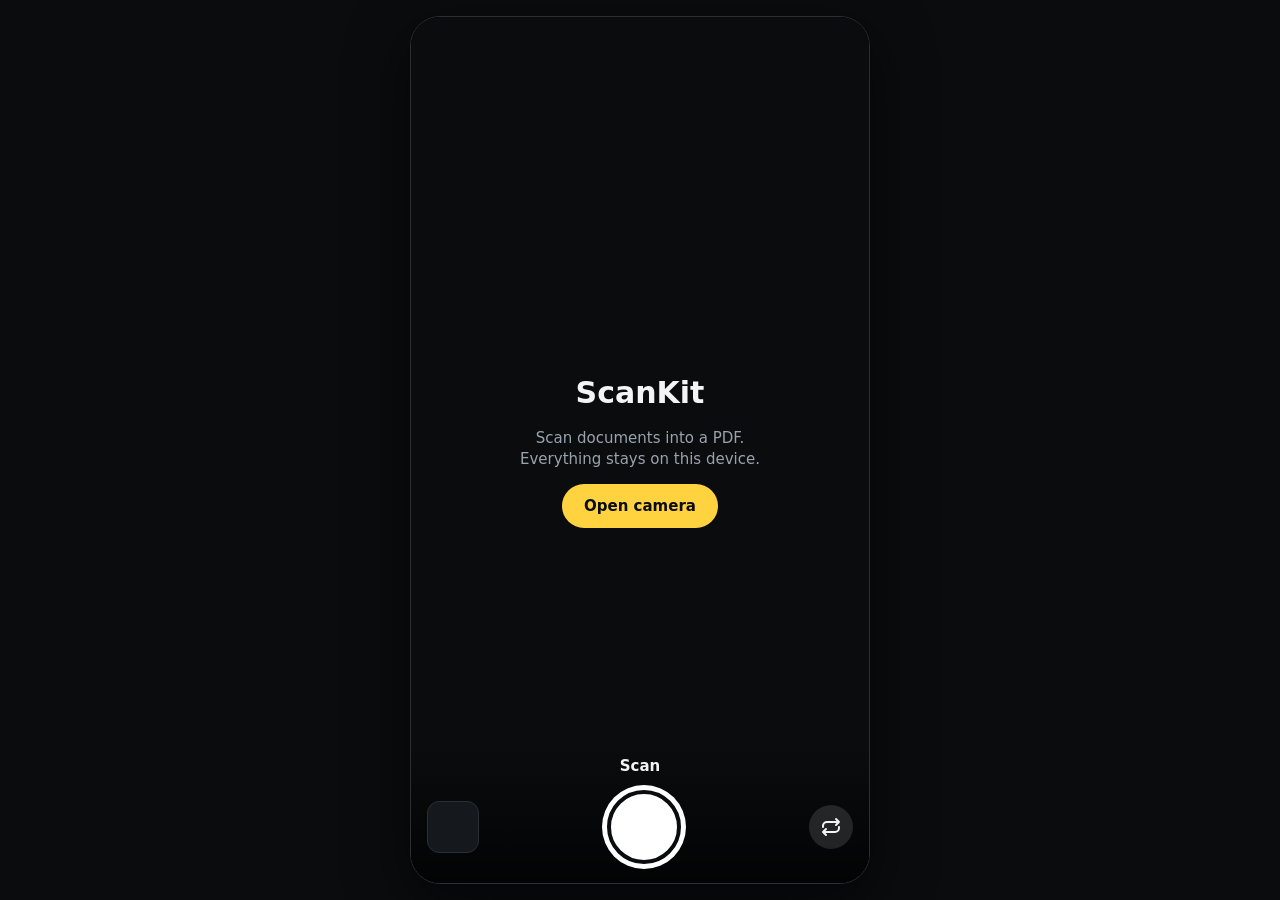
<file: Scan_document/index (1).html>
<!-- ScanKit — serve with:  python3 -m http.server 8000
     then open http://localhost:8000 on desktop, or use a phone with
     https:// (camera requires a secure context). -->
<!doctype html>
<html lang="en"><head><meta charset="utf-8">
<meta name="viewport" content="width=device-width,initial-scale=1,viewport-fit=cover">
<meta name="theme-color" content="#0a0c0e"><title>ScanKit</title>
<style>
:root{--bg:#0a0c0e;--pn:#15181c;--ink:#f2f4f6;--mu:#9aa3ad;--ac:#ffd23f;--bl:#4ea1ff;--ln:#2a2f35;--p:0}
*{box-sizing:border-box;-webkit-tap-highlight-color:transparent}
[hidden]{display:none!important}
html,body{margin:0;height:100%;background:var(--bg);color:var(--ink);font:15px/1.4 system-ui,-apple-system,"Segoe UI",Roboto,sans-serif;overflow:hidden}
#app{position:relative;max-width:460px;height:100dvh;margin:0 auto;background:var(--bg);overflow:hidden}
@media(min-width:700px){#app{margin-top:16px;height:calc(100dvh - 32px);border-radius:30px;box-shadow:0 20px 60px rgba(0,0,0,.6);border:1px solid var(--ln)}}
.scr{position:absolute;inset:0;display:flex;flex-direction:column}
svg.i{width:24px;height:24px;fill:none;stroke:currentColor;stroke-width:2;stroke-linecap:round;stroke-linejoin:round;pointer-events:none}
button,input,select{font:inherit;color:inherit}
button{cursor:pointer;border:0}
:focus-visible{outline:3px solid var(--bl);outline-offset:2px}
.ib{width:44px;height:44px;border-radius:50%;background:rgba(255,255,255,.12);display:grid;place-items:center;flex:none;font-size:22px;line-height:1}
.pill{min-height:44px;padding:0 22px;border-radius:22px;background:var(--ac);color:#0a0c0e;font-weight:650}
.pill.ghost{background:rgba(255,255,255,.12);color:var(--ink)}
.chip{min-height:44px;padding:0 16px;border-radius:22px;background:rgba(255,255,255,.12)}
.chip.on{background:var(--ac);color:#0a0c0e;font-weight:650}
.bar{display:flex;align-items:center;gap:10px;padding:calc(env(safe-area-inset-top) + 10px) 12px 10px}
.bar .t{flex:1;text-align:center;font-weight:650}
.sp{flex:1}
.foot{display:flex;gap:10px;justify-content:center;padding:12px 12px calc(env(safe-area-inset-bottom) + 12px);background:var(--pn)}
#live{position:absolute;inset:0;width:100%;height:100%;object-fit:cover;background:#000}
#v{position:absolute;width:1px;height:1px;opacity:0;pointer-events:none}
#ph{position:absolute;inset:0;display:flex;flex-direction:column;align-items:center;justify-content:center;gap:14px;text-align:center;padding:32px;background:var(--bg)}
#ph h1{margin:0;font-size:30px}#ph p{margin:0;color:var(--mu);max-width:30ch}
#sTop{position:absolute;top:0;left:0;right:0;z-index:3}
#hint{position:absolute;top:calc(env(safe-area-inset-top) + 66px);left:50%;transform:translateX(-50%);z-index:3;padding:8px 16px;border-radius:20px;background:rgba(0,0,0,.6);white-space:nowrap;font-size:14px}
#hint.ok{background:#1f9d55;color:#fff}
#sens{position:absolute;top:calc(env(safe-area-inset-top) + 112px);left:16px;right:16px;z-index:3;padding:12px 16px;border-radius:16px;background:var(--pn);display:flex;align-items:center;gap:12px}
#sens input{flex:1;min-height:44px}
#done{position:absolute;right:16px;bottom:calc(env(safe-area-inset-bottom) + 150px);z-index:3}
#sBot{position:absolute;left:0;right:0;bottom:0;z-index:3;padding:12px 16px calc(env(safe-area-inset-bottom) + 14px);background:linear-gradient(transparent,rgba(0,0,0,.75));text-align:center}
#sBot .lb{font-weight:650;margin-bottom:8px}
#sBot .rw{display:flex;align-items:center;justify-content:space-between}
#thb{position:relative;width:52px;height:52px;border-radius:12px;background:var(--pn);overflow:hidden;padding:0;border:1px solid var(--ln)}
#thb img{width:100%;height:100%;object-fit:cover;display:block}
#cnt{position:absolute;right:2px;bottom:2px;min-width:20px;padding:0 5px;border-radius:10px;background:var(--ac);color:#0a0c0e;font-size:12px;font-weight:700}
.ring{width:84px;height:84px;border-radius:50%;padding:5px;background:conic-gradient(var(--ac) calc(var(--p)*1turn),#fff 0);display:grid;place-items:center}
.sh{width:100%;height:100%;border-radius:50%;background:#fff;border:4px solid #0a0c0e;transition:transform .08s}
.sh:active{transform:scale(.9)}
#flash{position:absolute;inset:0;background:#fff;opacity:0;pointer-events:none;z-index:9;transition:opacity .35s}
#flash.on{opacity:.85;transition:none}
#grid{flex:1;overflow:auto;display:grid;grid-template-columns:1fr 1fr;gap:12px;padding:12px;align-content:start}
.card{background:var(--pn);border-radius:14px;padding:8px;border:1px solid var(--ln)}
.card img{width:100%;aspect-ratio:3/4;object-fit:contain;background:#fff;border-radius:8px;display:block;cursor:pointer}
.card .rw{display:flex;align-items:center;justify-content:space-between;margin-top:6px}
#empty{grid-column:1/-1;text-align:center;color:var(--mu);padding:60px 20px}
#stage{flex:1;min-height:0;display:grid;place-items:center;padding:8px;background:#000}
#edCv{max-width:100%;max-height:100%;touch-action:none;background:#fff}
.tools{display:flex;flex-wrap:wrap;gap:8px;align-items:center;justify-content:center;padding:12px 12px calc(env(safe-area-inset-bottom) + 12px);background:var(--pn)}
.tools .sep{width:1px;height:28px;background:var(--ln)}
.tools .mu{color:var(--mu);font-size:13px}
.toast{position:fixed;bottom:110px;left:50%;transform:translateX(-50%);background:#eef1f4;color:#0a0c0e;padding:10px 18px;border-radius:22px;z-index:99;max-width:90vw;text-align:center}
dialog{background:var(--pn);color:var(--ink);border:1px solid var(--ln);border-radius:18px;padding:20px;width:min(92vw,380px)}
dialog::backdrop{background:rgba(0,0,0,.65)}
dialog h2{margin:0 0 12px;font-size:20px}
dialog label{display:block;margin:12px 0 4px;color:var(--mu);font-size:13px}
dialog input,dialog select{width:100%;min-height:44px;padding:0 12px;border-radius:10px;background:var(--bg);border:1px solid var(--ln)}
dialog .rw{display:flex;gap:10px;margin-top:18px}dialog .rw .pill{flex:1}
</style></head><body>
<svg width="0" height="0" style="position:absolute" aria-hidden="true"><defs>
<symbol id="i-torch" viewBox="0 0 24 24"><path d="M13 2 4 14h7l-1 8 9-12h-7z"/></symbol>
<symbol id="i-set" viewBox="0 0 24 24"><path d="M4 7h10M18 7h2M4 17h2M10 17h10"/><circle cx="16" cy="7" r="2"/><circle cx="8" cy="17" r="2"/></symbol>
<symbol id="i-flip" viewBox="0 0 24 24"><path d="M20 7H8a4 4 0 0 0-4 4v1M4 17h12a4 4 0 0 0 4-4v-1M17 4l3 3-3 3M7 14l-3 3 3 3"/></symbol>
<symbol id="i-back" viewBox="0 0 24 24"><path d="M15 5l-7 7 7 7"/></symbol>
<symbol id="i-rot" viewBox="0 0 24 24"><path d="M4 12a8 8 0 1 0 3-6.2M4 4v4h4"/></symbol>
<symbol id="i-crop" viewBox="0 0 24 24"><path d="M6 2v14a2 2 0 0 0 2 2h14M2 6h14a2 2 0 0 1 2 2v14"/></symbol>
<symbol id="i-del" viewBox="0 0 24 24"><path d="M4 7h16M10 11v6M14 11v6M6 7l1 13h10l1-13M9 7V4h6v3"/></symbol>
</defs></svg>
<div id="app">
<section class="scr" id="s-scan">
 <video id="v" playsinline muted autoplay></video>
 <canvas id="live"></canvas>
 <div id="ph"><h1>ScanKit</h1><p>Scan documents into a PDF. Everything stays on this device.</p><button class="pill" id="open">Open camera</button></div>
 <div id="sTop" hidden><div class="bar">
  <button class="ib" id="torch" hidden aria-label="Torch"><svg class="i"><use href="#i-torch"/></svg></button>
  <span class="sp"></span>
  <button class="chip on" id="auto" aria-pressed="true">Auto capture</button>
  <button class="ib" id="setb" aria-label="Detection sensitivity"><svg class="i"><use href="#i-set"/></svg></button>
 </div></div>
 <div id="hint" hidden></div>
 <div id="sens" hidden><label for="rng">Sensitivity</label><input type="range" id="rng" min="-40" max="40" value="0"><output id="rngO">0</output></div>
 <button class="pill" id="done" hidden>Done (0)</button>
 <div id="sBot"><div class="lb">Scan</div><div class="rw">
  <button id="thb" aria-label="View pages"><img id="thI" alt="" hidden><span id="cnt" hidden>0</span></button>
  <div class="ring" id="ring"><button class="sh" id="shut" aria-label="Capture"></button></div>
  <button class="ib" id="flip" aria-label="Switch camera"><svg class="i"><use href="#i-flip"/></svg></button>
 </div></div>
 <div id="flash"></div>
</section>
<section class="scr" id="s-pages" hidden>
 <div class="bar"><button class="ib" id="pgBack" aria-label="Back"><svg class="i"><use href="#i-back"/></svg></button><span class="t" id="pgT">0 pages</span><button class="chip" id="clr">Clear all</button></div>
 <div id="grid"></div>
 <div class="foot"><button class="pill ghost" id="add">Add page</button><button class="pill" id="save">Save as PDF</button></div>
</section>
<section class="scr" id="s-edit" hidden>
 <div class="bar"><button class="ib" id="edBack" aria-label="Back"><svg class="i"><use href="#i-back"/></svg></button><span class="t" id="edT"></span><button class="pill" id="apply" hidden>Apply</button></div>
 <div id="stage"><canvas id="edCv"></canvas></div>
 <div class="tools" id="tools">
  <button class="chip" data-f="original">Original</button><button class="chip" data-f="enhanced">Enhanced</button><button class="chip" data-f="mono">Mono</button><span class="sep"></span>
  <button class="ib" id="rot" aria-label="Rotate"><svg class="i"><use href="#i-rot"/></svg></button>
  <button class="ib" id="crop" aria-label="Crop"><svg class="i"><use href="#i-crop"/></svg></button>
  <button class="ib" id="del" aria-label="Delete page"><svg class="i"><use href="#i-del"/></svg></button>
 </div>
 <div class="tools" id="ctools" hidden><span class="mu">Drag corners or edges</span>
  <button class="chip" id="cAuto">Auto detect</button><button class="chip" id="cFull">Full frame</button><button class="chip" id="cCancel">Cancel</button></div>
</section>
</div>
<dialog id="dlg"><form id="frm"><h2>Save PDF</h2>
 <label for="fn">File name</label><input id="fn" required autocomplete="off">
 <label for="ql">Quality</label><select id="ql"><option value="0.6,1300">Small file</option><option value="0.75,1600" selected>Balanced</option><option value="0.88,2100">High quality</option></select>
 <div class="rw"><button type="button" class="pill ghost" id="dCancel">Cancel</button><button type="submit" class="pill" id="dSave">Save</button></div>
</form></dialog>
<script>
(()=>{'use strict';
const $=s=>document.querySelector(s),clamp=(v,a,b)=>v<a?a:v>b?b:v,dist=(a,b)=>Math.hypot(a.x-b.x,a.y-b.y);
const mk=(w,h)=>{const c=document.createElement('canvas');c.width=w;c.height=h;return c};
const S={stream:null,track:null,facing:'environment',auto:true,off:0,n:0,quad:null,ref:null,stableAt:0,armed:true,lastCap:0,miss:0,lid:0,pages:[]};
let cur='scan',ed=null;
const V=$('#v'),L=$('#live'),lx=L.getContext('2d'),dc=mk(200,150),dcx=dc.getContext('2d',{willReadFrequently:true});
function toast(m){const t=document.createElement('div');t.className='toast';t.textContent=m;document.body.appendChild(t);setTimeout(()=>t.remove(),2400)}
function show(n){cur=n;for(const s of document.querySelectorAll('.scr'))s.hidden=s.id!=='s-'+n}

/* ---------- PIPELINE 1: DETECT ---------- */
function otsu(g){const h=new Uint32Array(256),N=g.length;let sum=0,sB=0,wB=0,max=-1,t=127;
 for(let i=0;i<N;i++)h[g[i]]++;for(let i=0;i<256;i++)sum+=i*h[i];
 for(let i=0;i<256;i++){wB+=h[i];if(!wB)continue;const wF=N-wB;if(!wF)break;sB+=i*h[i];
  const mB=sB/wB,mF=(sum-sB)/wF,v=wB*wF*(mB-mF)*(mB-mF);if(v>max){max=v;t=i}}
 return t}
function findQuad(src,sw,sh,off){
 if(!sw||!sh)return null;
 const W=200,H=Math.max(8,Math.round(200*sh/sw));dc.width=W;dc.height=H;dcx.drawImage(src,0,0,W,H);
 const d=dcx.getImageData(0,0,W,H).data,N=W*H,g=new Uint8Array(N),q=new Int32Array(N);
 for(let i=0;i<N;i++)g[i]=(d[i*4]*77+d[i*4+1]*150+d[i*4+2]*29)>>8;
 const t=otsu(g)+off;let best=null,bs=0;
 for(const pol of [1,-1]){
  const seen=new Uint8Array(N),on=i=>pol>0?g[i]>t:g[i]<t;
  for(let s0=0;s0<N;s0++){
   if(seen[s0]||!on(s0))continue;
   let h=0,tl=0,x0=W,x1=0,y0=H,y1=0;q[tl++]=s0;seen[s0]=1;
   while(h<tl){const i=q[h++],x=i%W,y=(i/W)|0;
    if(x<x0)x0=x;if(x>x1)x1=x;if(y<y0)y0=y;if(y>y1)y1=y;
    for(let oy=-1;oy<=1;oy++){const yy=y+oy;if(yy<0||yy>=H)continue;
     for(let ox=-1;ox<=1;ox++){const xx=x+ox;if(xx<0||xx>=W)continue;const j=yy*W+xx;if(!seen[j]&&on(j)){seen[j]=1;q[tl++]=j}}}}
   const n=tl;
   if(n<N*.06||n>N*.98||x1-x0+1<W*.2||y1-y0+1<H*.2)continue;
   if(x0===0&&y0===0&&x1===W-1&&y1===H-1&&n>N*.9)continue;
   let mx=0,my=0;for(let k=0;k<n;k++){mx+=q[k]%W;my+=(q[k]/W)|0}mx/=n;my/=n;
   let cxx=0,cyy=0,cxy=0;
   for(let k=0;k<n;k++){const u=q[k]%W-mx,v=((q[k]/W)|0)-my;cxx+=u*u;cyy+=v*v;cxy+=u*v}
   const th=.5*Math.atan2(2*cxy,cxx-cyy),co=Math.cos(th),sn=Math.sin(th);
   let a1=1e9,a2=-1e9,b1=-1e9,b2=1e9,iTL=0,iBR=0,iTR=0,iBL=0;
   for(let k=0;k<n;k++){const i=q[k],u=i%W-mx,v=((i/W)|0)-my,a=u*co+v*sn,b=-u*sn+v*co,p=a+b,m=a-b;
    if(p<a1){a1=p;iTL=i}if(p>a2){a2=p;iBR=i}if(m>b1){b1=m;iTR=i}if(m<b2){b2=m;iBL=i}}
   if(new Set([iTL,iTR,iBR,iBL]).size<4)continue;
   let pts=[iTL,iTR,iBR,iBL].map(i=>({x:i%W,y:(i/W)|0}));
   const cx=(pts[0].x+pts[1].x+pts[2].x+pts[3].x)/4,cy=(pts[0].y+pts[1].y+pts[2].y+pts[3].y)/4;
   pts.sort((p,r)=>Math.atan2(p.y-cy,p.x-cx)-Math.atan2(r.y-cy,r.x-cx));
   let s=0;for(let k=1;k<4;k++)if(pts[k].x+pts[k].y<pts[s].x+pts[s].y)s=k;
   pts=[0,1,2,3].map(k=>pts[(s+k)%4]);
   let ar=0;for(let k=0;k<4;k++){const p=pts[k],r=pts[(k+1)%4];ar+=p.x*r.y-r.x*p.y}ar=Math.abs(ar)/2;
   if(ar<1)continue;const rect=n/ar;if(rect<.6||rect>1.25)continue;
   const sc=n*Math.min(rect,1/rect);
   if(sc>bs){bs=sc;best=pts}
  }}
 return best&&best.map(p=>({x:p.x*sw/W,y:p.y*sh/H}));
}

/* ---------- PIPELINE 2: RENDER ---------- */
function warp(p,max){
 const q=p.quad,f=p.frame,sw=f.width,sh=f.height;
 const w0=Math.max(dist(q[0],q[1]),dist(q[3],q[2])),h0=Math.max(dist(q[0],q[3]),dist(q[1],q[2])),k=Math.min(1,max/Math.max(w0,h0,1));
 const W=Math.max(16,Math.round(w0*k)),H=Math.max(16,Math.round(h0*k));
 const sd=f.getContext('2d').getImageData(0,0,sw,sh).data,c=mk(W,H),cx=c.getContext('2d'),im=cx.createImageData(W,H),o=im.data;
 const p0=q[0],p1=q[1],p2=q[2],p3=q[3];
 const dx1=p1.x-p2.x,dx2=p3.x-p2.x,dx3=p0.x-p1.x+p2.x-p3.x,dy1=p1.y-p2.y,dy2=p3.y-p2.y,dy3=p0.y-p1.y+p2.y-p3.y;
 const den=(dx1*dy2-dx2*dy1)||1e-9,g=(dx3*dy2-dx2*dy3)/den,hh=(dx1*dy3-dx3*dy1)/den;
 const a=p1.x-p0.x+g*p1.x,b=p3.x-p0.x+hh*p3.x,cc=p0.x,d=p1.y-p0.y+g*p1.y,e=p3.y-p0.y+hh*p3.y,ff=p0.y;
 let oi=0;
 for(let y=0;y<H;y++){const v=(y+.5)/H;
  for(let x=0;x<W;x++,oi+=4){const u=(x+.5)/W,z=g*u+hh*v+1;
   const sx=clamp((a*u+b*v+cc)/z-.5,0,sw-2),sy=clamp((d*u+e*v+ff)/z-.5,0,sh-2);
   const xi=sx|0,yi=sy|0,fx=sx-xi,fy=sy-yi,i0=(yi*sw+xi)*4,i1=i0+4,i2=i0+sw*4,i3=i2+4;
   const w00=(1-fx)*(1-fy),w10=fx*(1-fy),w01=(1-fx)*fy,w11=fx*fy;
   o[oi]=sd[i0]*w00+sd[i1]*w10+sd[i2]*w01+sd[i3]*w11;
   o[oi+1]=sd[i0+1]*w00+sd[i1+1]*w10+sd[i2+1]*w01+sd[i3+1]*w11;
   o[oi+2]=sd[i0+2]*w00+sd[i1+2]*w10+sd[i2+2]*w01+sd[i3+2]*w11;
   o[oi+3]=255}}
 cx.putImageData(im,0,0);return c;
}
function applyFilter(c,mode){
 if(mode==='original')return c;
 const W=c.width,H=c.height,cx=c.getContext('2d'),im=cx.getImageData(0,0,W,H),d=im.data;
 const pr=mk(Math.max(1,W>>4),Math.max(1,H>>4));pr.getContext('2d').drawImage(c,0,0,pr.width,pr.height);
 const bc=mk(W,H),bx=bc.getContext('2d');bx.imageSmoothingEnabled=true;bx.imageSmoothingQuality='high';bx.drawImage(pr,0,0,W,H);
 const b=bx.getImageData(0,0,W,H).data,mono=mode==='mono',n=W*H*4;
 for(let i=0;i<n;i+=4){
  const bl=Math.max(35,(b[i]*77+b[i+1]*150+b[i+2]*29)>>8),k=250/bl;
  if(mono){const l=Math.min(255,((d[i]*77+d[i+1]*150+d[i+2]*29)>>8)*k),v=clamp((l-70)*255/155,0,255);d[i]=d[i+1]=d[i+2]=v}
  else for(let j=0;j<3;j++)d[i+j]=clamp((Math.min(255,d[i+j]*k)-45)*255/190,0,255);
 }
 cx.putImageData(im,0,0);return c;
}
function rotate(c,r){if(!r)return c;const w=c.width,h=c.height,o=r&1?mk(h,w):mk(w,h),x=o.getContext('2d');
 x.translate(o.width/2,o.height/2);x.rotate(r*Math.PI/2);x.drawImage(c,-w/2,-h/2);return o}
const render=(p,max)=>rotate(applyFilter(warp(p,max),p.filter),p.rot);
const refreshThumb=p=>{p.thumb=render(p,420).toDataURL('image/jpeg',.75)};

/* ---------- PIPELINE 3: EXPORT ---------- */
function buildPdf(items){
 const enc=new TextEncoder(),parts=[],offs=[],N=items.length;let len=0;
 const push=x=>{const b=typeof x==='string'?enc.encode(x):x;parts.push(b);len+=b.length};
 const kids=items.map((_,i)=>(5+3*i)+' 0 R').join(' ');
 push('%PDF-1.4\n');
 offs[1]=len;push('1 0 obj\n<< /Type /Catalog /Pages 2 0 R >>\nendobj\n');
 offs[2]=len;push('2 0 obj\n<< /Type /Pages /Count '+N+' /Kids ['+kids+'] >>\nendobj\n');
 items.forEach((it,i)=>{
  const im=3+3*i,ct=4+3*i,pg=5+3*i,w=it.w,h=it.h,land=w>h*1.15,PW=land?841.89:595.28,PH=land?595.28:841.89,M=14;
  const s=Math.min((PW-2*M)/w,(PH-2*M)/h),dw=w*s,dh=h*s,f=n=>n.toFixed(2);
  offs[im]=len;push(im+' 0 obj\n<< /Type /XObject /Subtype /Image /Width '+w+' /Height '+h+' /ColorSpace /DeviceRGB /BitsPerComponent 8 /Filter /DCTDecode /Length '+it.bytes.length+' >>\nstream\n');
  push(it.bytes);push('\nendstream\nendobj\n');
  const cs='q '+f(dw)+' 0 0 '+f(dh)+' '+f((PW-dw)/2)+' '+f((PH-dh)/2)+' cm /Im0 Do Q';
  offs[ct]=len;push(ct+' 0 obj\n<< /Length '+cs.length+' >>\nstream\n'+cs+'\nendstream\nendobj\n');
  offs[pg]=len;push(pg+' 0 obj\n<< /Type /Page /Parent 2 0 R /MediaBox [0 0 '+PW+' '+PH+'] /Contents '+ct+' 0 R /Resources << /XObject << /Im0 '+im+' 0 R >> >> >>\nendobj\n');
 });
 const total=3+3*N,xr=len;let x='xref\n0 '+total+'\n0000000000 65535 f \n';
 for(let i=1;i<total;i++)x+=String(offs[i]).padStart(10,'0')+' 00000 n \n';
 push(x+'trailer\n<< /Size '+total+' /Root 1 0 R >>\nstartxref\n'+xr+'\n%%EOF');
 return new Blob(parts,{type:'application/pdf'});
}
async function savePdf(){
 const btn=$('#dSave'),[jq,ms]=$('#ql').value.split(',').map(Number);
 let name=$('#fn').value.replace(/[\\\/:*?"<>|]/g,'').trim().replace(/\.pdf$/i,'')||'Scan';name+='.pdf';
 btn.disabled=true;btn.textContent='Creating PDF…';
 try{
  const items=[];
  for(const p of S.pages){let c=render(p,ms);const w=c.width,h=c.height;
   const blob=await new Promise(r=>c.toBlob(r,'image/jpeg',jq));
   items.push({bytes:new Uint8Array(await blob.arrayBuffer()),w,h});c.width=c.height=0;c=null}
  const pdf=buildPdf(items);let done=false;
  if(window.showSaveFilePicker){
   try{const fh=await window.showSaveFilePicker({suggestedName:name,types:[{description:'PDF',accept:{'application/pdf':['.pdf']}}]});
    const w=await fh.createWritable();await w.write(pdf);await w.close();done=true}
   catch(e){if(e&&e.name==='AbortError')return}}
  if(!done){const u=URL.createObjectURL(pdf),a=document.createElement('a');a.href=u;a.download=name;document.body.appendChild(a);a.click();a.remove();setTimeout(()=>URL.revokeObjectURL(u),30000)}
  toast('Saved '+name+' · '+items.length+' pages · '+Math.round(pdf.size/1024)+' KB');
  if($('#dlg').open)$('#dlg').close();
 }catch(e){toast('Could not create PDF. Try a smaller quality.')}
 finally{btn.disabled=false;btn.textContent='Save'}
}

/* ---------- SCAN ---------- */
const maxD=(a,b)=>Math.max(...a.map((p,i)=>dist(p,b[i])));
function setHint(t,ok){const h=$('#hint');h.textContent=t;h.classList.toggle('ok',!!ok)}
function setP(p){$('#ring').style.setProperty('--p',p.toFixed(3))}
function loop(id){
 if(id!==S.lid||!S.stream||cur!=='scan')return;
 requestAnimationFrame(()=>loop(id));
 const vw=V.videoWidth,vh=V.videoHeight;if(!vw)return;
 if(L.width!==vw||L.height!==vh){L.width=vw;L.height=vh}
 lx.drawImage(V,0,0,vw,vh);
 const now=performance.now();
 if(S.n++%3===0){
  let det=null;try{det=findQuad(V,vw,vh,S.off)}catch(e){det=null}
  if(det){S.miss=0;
   S.quad=(S.quad&&maxD(S.quad,det)<vw*.2)?S.quad.map((p,i)=>({x:p.x+(det[i].x-p.x)*.45,y:p.y+(det[i].y-p.y)*.45})):det;
  }else if(++S.miss>=3){S.quad=null;S.ref=null}
 }
 let prog=0;
 if(S.quad){
  if(!S.ref||maxD(S.ref,S.quad)>vw*.02){S.ref=S.quad.map(p=>({...p}));S.stableAt=now;S.armed=true}
  prog=Math.min(1,(now-S.stableAt)/1100);
  const q=S.quad;lx.beginPath();q.forEach((p,i)=>lx[i?'lineTo':'moveTo'](p.x,p.y));lx.closePath();
  lx.fillStyle='rgba(78,161,255,.28)';lx.fill();lx.strokeStyle='#4ea1ff';lx.lineWidth=Math.max(2,vw/280);lx.stroke();
  lx.fillStyle='#fff';for(const p of q){lx.beginPath();lx.arc(p.x,p.y,Math.max(4,vw/150),0,6.2832);lx.fill()}
 }
 if(!S.auto||!S.armed)prog=0;
 setP(prog);
 if(!S.quad)setHint('Position the document in the frame');
 else if(!S.auto)setHint('Document found',true);
 else if(!S.armed)setHint('Page captured – move to the next page',true);
 else if(prog<1)setHint('Hold steady…',true);else setHint('Scanning…',true);
 if(S.auto&&S.armed&&S.quad&&prog>=1&&now-S.lastCap>1800)capture();
}
function stopCam(){if(S.stream)S.stream.getTracks().forEach(t=>t.stop());S.stream=null;S.track=null;S.lid++;V.srcObject=null}
async function startCam(){
 stopCam();
 try{
  if(!navigator.mediaDevices||!navigator.mediaDevices.getUserMedia)throw new Error('nomedia');
  const st=await navigator.mediaDevices.getUserMedia({audio:false,video:{facingMode:{ideal:S.facing},width:{ideal:1920},height:{ideal:1080}}});
  S.stream=st;S.track=st.getVideoTracks()[0];V.srcObject=st;V.muted=true;await V.play();
  for(let i=0;i<100&&!V.videoWidth;i++)await new Promise(r=>setTimeout(r,30));
  if(!V.videoWidth)throw new Error('novideo');
  L.width=V.videoWidth;L.height=V.videoHeight;
  S.quad=S.ref=null;S.miss=0;S.armed=true;S.lastCap=performance.now();
  $('#ph').hidden=true;$('#sTop').hidden=false;$('#hint').hidden=false;
  let tc=false;try{tc=!!(S.track.getCapabilities&&S.track.getCapabilities().torch)}catch(e){}
  $('#torch').hidden=!tc;$('#torch').dataset.on='';
  const id=++S.lid;requestAnimationFrame(()=>loop(id));
 }catch(e){stopCam();toast('Camera blocked. Allow access and use https or localhost.')}
}
function capture(){
 const vw=V.videoWidth,vh=V.videoHeight;if(!vw)return;
 const k=Math.min(1,2200/Math.max(vw,vh)),f=mk(Math.round(vw*k),Math.round(vh*k));
 f.getContext('2d').drawImage(V,0,0,f.width,f.height);
 let quad;
 if(S.quad)quad=S.quad.map(p=>({x:p.x*k,y:p.y*k}));
 else{const mx=f.width*.03,my=f.height*.03;
  quad=[{x:mx,y:my},{x:f.width-mx,y:my},{x:f.width-mx,y:f.height-my},{x:mx,y:f.height-my}];
  toast('No edges found – adjust the corners with Crop')}
 const p={frame:f,quad,rot:0,filter:'enhanced',thumb:''};refreshThumb(p);S.pages.push(p);refreshCam();
 const fl=$('#flash');fl.classList.add('on');requestAnimationFrame(()=>requestAnimationFrame(()=>fl.classList.remove('on')));
 if(navigator.vibrate)try{navigator.vibrate(30)}catch(e){}
 S.armed=false;S.lastCap=performance.now();setP(0);
}
function refreshCam(){const n=S.pages.length,im=$('#thI');
 $('#cnt').hidden=!n;$('#cnt').textContent=n;im.hidden=!n;if(n)im.src=S.pages[n-1].thumb;
 $('#done').hidden=!n;$('#done').textContent='Done ('+n+')'}
function showScan(){show('scan');if(S.stream){const id=++S.lid;requestAnimationFrame(()=>loop(id))}}
$('#open').onclick=startCam;
$('#shut').onclick=()=>{if(!S.stream)startCam();else capture()};
$('#flip').onclick=()=>{S.facing=S.facing==='environment'?'user':'environment';startCam()};
$('#torch').onclick=async e=>{const b=e.currentTarget,on=!b.dataset.on;
 try{await S.track.applyConstraints({advanced:[{torch:on}]});b.dataset.on=on?'1':''}catch(x){}};
$('#auto').onclick=e=>{S.auto=!S.auto;e.currentTarget.classList.toggle('on',S.auto);e.currentTarget.setAttribute('aria-pressed',S.auto);setP(0);S.armed=true;S.ref=null};
$('#setb').onclick=()=>{$('#sens').hidden=!$('#sens').hidden};
$('#rng').oninput=e=>{S.off=+e.target.value;$('#rngO').textContent=e.target.value};
$('#thb').onclick=$('#done').onclick=showPages;

/* ---------- PAGES ---------- */
function showPages(){
 show('pages');const n=S.pages.length,g=$('#grid');
 $('#pgT').textContent=n+(n===1?' page':' pages');g.textContent='';
 if(!n){const e=document.createElement('div');e.id='empty';e.textContent='No pages yet. Go back and scan a document.';g.appendChild(e);return}
 S.pages.forEach((p,i)=>{const c=document.createElement('div');c.className='card';
  c.innerHTML='<img alt="Page '+(i+1)+'" data-i="'+i+'"><div class="rw"><button class="ib" data-m="-1" data-i="'+i+'" aria-label="Move earlier">‹</button><span>Page '+(i+1)+'</span><button class="ib" data-m="1" data-i="'+i+'" aria-label="Move later">›</button></div>';
  c.querySelector('img').src=p.thumb;g.appendChild(c)});
}
$('#grid').onclick=e=>{const t=e.target,i=+t.dataset.i;if(t.dataset.i===undefined)return;
 if(t.tagName==='IMG')return openEdit(i);
 const j=i+ +t.dataset.m;if(j<0||j>=S.pages.length)return;
 [S.pages[i],S.pages[j]]=[S.pages[j],S.pages[i]];refreshCam();showPages()};
$('#pgBack').onclick=$('#add').onclick=showScan;
$('#clr').onclick=()=>{if(S.pages.length&&confirm('Delete all pages?')){S.pages=[];refreshCam();showPages()}};
$('#save').onclick=()=>{if(!S.pages.length)return toast('Scan a page first');
 const d=new Date(),z=n=>String(n).padStart(2,'0');
 $('#fn').value='Scan_'+d.getFullYear()+'-'+z(d.getMonth()+1)+'-'+z(d.getDate())+'_'+z(d.getHours())+z(d.getMinutes());
 if(!$('#dlg').open)$('#dlg').showModal()};
$('#dCancel').onclick=()=>$('#dlg').close();
$('#frm').onsubmit=async e=>{e.preventDefault();await savePdf();if($('#dlg').open)$('#dlg').close()};

/* ---------- EDIT ---------- */
const CV=$('#edCv');
function openEdit(i){ed={i,crop:null};show('edit');viewMode()}
function viewMode(){
 const p=S.pages[ed.i];ed.crop=null;
 $('#edT').textContent='Page '+(ed.i+1)+' of '+S.pages.length;
 $('#apply').hidden=true;$('#tools').hidden=false;$('#ctools').hidden=true;
 const c=render(p,1100);CV.width=c.width;CV.height=c.height;CV.getContext('2d').drawImage(c,0,0);
 document.querySelectorAll('[data-f]').forEach(b=>b.classList.toggle('on',b.dataset.f===p.filter));
}
document.querySelectorAll('[data-f]').forEach(b=>b.onclick=()=>{const p=S.pages[ed.i];p.filter=b.dataset.f;refreshThumb(p);refreshCam();viewMode()});
$('#rot').onclick=()=>{const p=S.pages[ed.i];p.rot=(p.rot+1)%4;refreshThumb(p);refreshCam();viewMode()};
$('#del').onclick=()=>{S.pages.splice(ed.i,1);refreshCam();showPages()};
$('#edBack').onclick=showPages;
function cropMode(){
 const p=S.pages[ed.i],f=p.frame,k=Math.min(1,1200/Math.max(f.width,f.height));
 ed.crop={q:p.quad.map(a=>({...a})),k,drag:-1,lx:0,ly:0};
 $('#apply').hidden=false;$('#tools').hidden=true;$('#ctools').hidden=false;
 CV.width=Math.round(f.width*k);CV.height=Math.round(f.height*k);drawCrop();
}
function drawCrop(){
 const{q,k}=ed.crop,x=CV.getContext('2d'),r=CV.getBoundingClientRect(),cs=r.width?CV.width/r.width:1;
 x.drawImage(S.pages[ed.i].frame,0,0,CV.width,CV.height);
 const path=()=>{x.beginPath();q.forEach((a,i)=>x[i?'lineTo':'moveTo'](a.x*k,a.y*k));x.closePath()};
 x.beginPath();x.rect(0,0,CV.width,CV.height);q.forEach((a,i)=>x[i?'lineTo':'moveTo'](a.x*k,a.y*k));x.closePath();
 x.fillStyle='rgba(0,0,0,.55)';x.fill('evenodd');
 path();x.strokeStyle='#4ea1ff';x.lineWidth=2*cs;x.stroke();
 for(let i=0;i<4;i++){const a=q[i],b=q[(i+1)%4];x.fillStyle='#4ea1ff';x.beginPath();x.arc((a.x+b.x)/2*k,(a.y+b.y)/2*k,8*cs,0,6.2832);x.fill()}
 for(const a of q){x.fillStyle='#fff';x.strokeStyle='#4ea1ff';x.beginPath();x.arc(a.x*k,a.y*k,11*cs,0,6.2832);x.fill();x.stroke()}
}
function ptr(e){const r=CV.getBoundingClientRect(),cs=CV.width/r.width;return{x:(e.clientX-r.left)*cs,y:(e.clientY-r.top)*cs,cs}}
CV.onpointerdown=e=>{if(!ed||!ed.crop)return;const c=ed.crop,p=ptr(e),th=40*p.cs;let bi=-1,bd=th;
 c.q.forEach((a,i)=>{const d=Math.hypot(a.x*c.k-p.x,a.y*c.k-p.y);if(d<bd){bd=d;bi=i}});
 if(bi<0)for(let i=0;i<4;i++){const a=c.q[i],b=c.q[(i+1)%4],d=Math.hypot((a.x+b.x)/2*c.k-p.x,(a.y+b.y)/2*c.k-p.y);if(d<bd){bd=d;bi=4+i}}
 if(bi<0)return;c.drag=bi;c.lx=p.x;c.ly=p.y;CV.setPointerCapture(e.pointerId);e.preventDefault()};
CV.onpointermove=e=>{if(!ed||!ed.crop||ed.crop.drag<0)return;const c=ed.crop,p=ptr(e),f=S.pages[ed.i].frame,i=c.drag;
 const cl=a=>{a.x=clamp(a.x,0,f.width);a.y=clamp(a.y,0,f.height)};
 if(i<4){c.q[i].x=p.x/c.k;c.q[i].y=p.y/c.k;cl(c.q[i])}
 else{const dx=(p.x-c.lx)/c.k,dy=(p.y-c.ly)/c.k;for(const a of [c.q[i-4],c.q[(i-3)%4]]){a.x+=dx;a.y+=dy;cl(a)}c.lx=p.x;c.ly=p.y}
 drawCrop()};
CV.onpointerup=CV.onpointercancel=()=>{if(ed&&ed.crop)ed.crop.drag=-1};
$('#crop').onclick=cropMode;
$('#cAuto').onclick=()=>{const f=S.pages[ed.i].frame;let r=null;try{r=findQuad(f,f.width,f.height,S.off)}catch(e){}
 if(!r)return toast('No document edges found');ed.crop.q=r;drawCrop()};
$('#cFull').onclick=()=>{const f=S.pages[ed.i].frame;ed.crop.q=[{x:0,y:0},{x:f.width,y:0},{x:f.width,y:f.height},{x:0,y:f.height}];drawCrop()};
$('#cCancel').onclick=viewMode;
$('#apply').onclick=()=>{const p=S.pages[ed.i];p.quad=ed.crop.q;refreshThumb(p);refreshCam();viewMode()};
})();
</script></body></html>
</file>
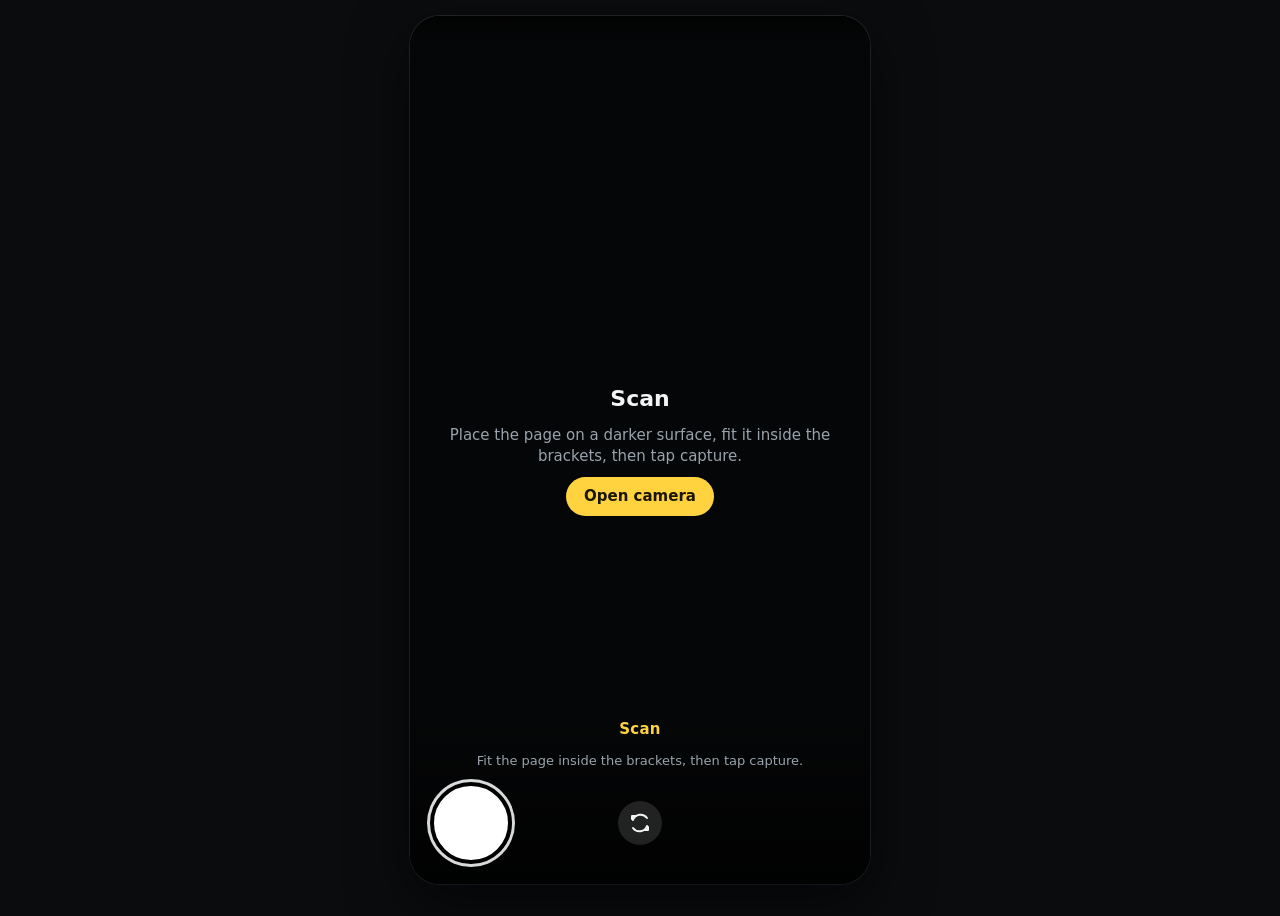
<file: Scan_document/scanKit (1).html>
<!DOCTYPE html>
<html lang="en">
<head>
<meta charset="utf-8">
<meta name="viewport" content="width=device-width, initial-scale=1, viewport-fit=cover">
<title>scanKit – Scan mode</title>
<style>
  :root{--bg:#000;--panel:#15181c;--ink:#f2f4f6;--mute:#9aa3ad;--blue:#4ea1ff;--accent:#ffd23f;--line:#2a2f35}
  *{box-sizing:border-box;-webkit-tap-highlight-color:transparent}
  html,body{height:100%;margin:0;background:#0a0c0e;color:var(--ink);font:15px/1.4 system-ui,-apple-system,"Segoe UI",Roboto,sans-serif}
  /* Phone-shaped shell: full screen on mobile, centred "device" on desktop */
  #app{position:relative;margin:0 auto;height:100dvh;max-width:460px;background:var(--bg);overflow:hidden}
  @media (min-width:700px){#app{height:min(100dvh - 32px,900px);margin-top:16px;border-radius:30px;box-shadow:0 20px 60px rgba(0,0,0,.6),0 0 0 1px #23282e}}
  .view{position:absolute;inset:0;display:none;flex-direction:column}
  .view.on{display:flex}
  .hidden{display:none!important}
  button{font:inherit;color:inherit;border:0;background:none;cursor:pointer}
  button:focus-visible,input:focus-visible,select:focus-visible{outline:3px solid var(--blue);outline-offset:2px}
  .ic{width:24px;height:24px;stroke:currentColor;fill:none;stroke-width:2;stroke-linecap:round;stroke-linejoin:round}
  .ib{width:44px;height:44px;border-radius:50%;display:grid;place-items:center;background:rgba(255,255,255,.12)}
  .pill{padding:9px 18px;border-radius:99px;background:var(--accent);color:#1a1500;font-weight:700}
  .pill.ghost{background:rgba(255,255,255,.14);color:var(--ink)}
  .chip{padding:7px 14px;border-radius:99px;background:rgba(255,255,255,.12);font-weight:600;font-size:14px}
  .chip.on{background:var(--accent);color:#1a1500}

  /* ---- Camera view ---- */
  .vf{position:absolute;inset:0;display:grid;place-items:center;background:#050607}
  #live{width:100%;height:100%;object-fit:contain}
  #ph{position:absolute;inset:0;display:grid;place-content:center;justify-items:center;gap:10px;text-align:center;padding:30px;color:var(--mute)}
  #ph b{color:var(--ink);font-size:22px}
  #flash{position:absolute;inset:0;background:#fff;opacity:0;pointer-events:none;transition:opacity .35s}
  #flash.go{opacity:.85;transition:none}
  .top{position:absolute;top:0;left:0;right:0;padding:14px 16px;display:flex;align-items:center;justify-content:space-between;background:linear-gradient(#000a,transparent)}
  .bottom{position:absolute;left:0;right:0;bottom:0;padding:10px 20px calc(20px + env(safe-area-inset-bottom,0px));background:linear-gradient(transparent,#000c);display:grid;gap:12px;justify-items:center}
  .mode{font-weight:700;color:var(--accent);letter-spacing:.02em}
  .row3{width:100%;display:grid;grid-template-columns:1fr auto 1fr;align-items:center}
  .row3>:first-child{justify-self:start}.row3>:last-child{justify-self:end}
  #thumbBtn{position:relative;width:54px;height:54px;border-radius:14px;overflow:hidden;background:#222;border:2px solid rgba(255,255,255,.7)}
  #thumbBtn img{width:100%;height:100%;object-fit:cover;display:block}
  #count{position:absolute;right:3px;bottom:3px;min-width:20px;padding:0 5px;border-radius:99px;background:var(--accent);color:#1a1500;font-size:12px;font-weight:800}
  /* Plain shutter */
  #shutter{width:82px;height:82px;border-radius:50%;background:#fff;border:4px solid #000;box-shadow:0 0 0 3px rgba(255,255,255,.85);transition:transform .08s}
  #shutter:active{transform:scale(.9)}
  .tip{color:var(--mute);font-size:13px;text-align:center}
  #doneBtn{position:absolute;right:16px;bottom:150px}

  /* ---- Pages / edit ---- */
  .bar{display:flex;align-items:center;justify-content:space-between;gap:10px;padding:14px 16px;background:var(--panel)}
  .bar h2{margin:0;font-size:18px;flex:1}
  .grid{flex:1;overflow:auto;padding:16px;display:grid;grid-template-columns:repeat(2,1fr);gap:14px;align-content:start;background:#0e1013}
  .pg{background:var(--panel);border-radius:16px;padding:8px;display:grid;gap:8px}
  .pg img{width:100%;aspect-ratio:3/4;object-fit:contain;background:#fff;border-radius:10px;display:block;cursor:pointer}
  .pg .m{display:flex;align-items:center;justify-content:space-between;color:var(--mute);font-size:13px}
  .pg .m button{width:34px;height:30px;border-radius:9px;background:rgba(255,255,255,.1);color:var(--ink)}
  .foot{padding:14px 16px calc(14px + env(safe-area-inset-bottom,0px));background:var(--panel);display:flex;gap:10px;justify-content:center}
  .foot .pill{flex:1;padding:13px;font-size:16px}
  .estage{flex:1;display:grid;place-items:center;padding:12px;background:#0e1013;min-height:0}
  #edCv{max-width:100%;max-height:100%;touch-action:none;border-radius:6px;box-shadow:0 6px 24px #0008;background:#fff}
  .tools{padding:12px 12px calc(12px + env(safe-area-inset-bottom,0px));background:var(--panel);display:flex;flex-wrap:wrap;gap:8px;justify-content:center;align-items:center}
  .tools .sep{width:1px;height:24px;background:var(--line);margin:0 4px}

  dialog{border:0;border-radius:22px;padding:22px;background:var(--panel);color:var(--ink);width:min(400px,92vw)}
  dialog::backdrop{background:rgba(0,0,0,.65)}
  dialog h3{margin:0 0 12px}
  dialog input[type=text],dialog select{width:100%;padding:11px 12px;border-radius:12px;border:1px solid var(--line);background:#0e1013;color:var(--ink);font:inherit;margin:4px 0 12px}
  dialog label{color:var(--mute);font-size:14px}
  .toast{position:fixed;left:50%;bottom:110px;transform:translateX(-50%);background:#f2f4f6;color:#111;padding:10px 18px;border-radius:99px;font-weight:600;z-index:9;max-width:90vw;text-align:center}
</style>
</head>
<body>
<!-- icon sprite -->
<svg width="0" height="0" style="position:absolute" aria-hidden="true">
  <defs>
    <symbol id="i-back" viewBox="0 0 24 24"><path d="M15 5l-7 7 7 7"/></symbol>
    <symbol id="i-bolt" viewBox="0 0 24 24"><path d="M13 2L4 14h7l-1 8 9-12h-7z"/></symbol>
    <symbol id="i-flip" viewBox="0 0 24 24"><path d="M4 8V5h3M20 16v3h-3M5 9a8 8 0 0 1 14-2M19 15a8 8 0 0 1-14 2"/></symbol>
    <symbol id="i-tune" viewBox="0 0 24 24"><path d="M4 7h9M19 7h1M4 17h1M11 17h9"/><circle cx="16" cy="7" r="2.5"/><circle cx="8" cy="17" r="2.5"/></symbol>
    <symbol id="i-rot" viewBox="0 0 24 24"><path d="M20 11a8 8 0 1 0-2.3 5.7M20 4v7h-7"/></symbol>
    <symbol id="i-crop" viewBox="0 0 24 24"><path d="M7 3v14h14M3 7h14v14"/></symbol>
    <symbol id="i-trash" viewBox="0 0 24 24"><path d="M4 7h16M9 7V4h6v3M6 7l1 13h10l1-13"/></symbol>
    <symbol id="i-plus" viewBox="0 0 24 24"><path d="M12 5v14M5 12h14"/></symbol>
  </defs>
</svg>

<main id="app">
  <!-- ============ 1. SCAN (camera) ============ -->
  <section id="scanView" class="view on">
    <div class="vf">
      <canvas id="live"></canvas>
      <div id="ph">
        <b>Scan</b>
        <span>Place the page on a darker surface, fit it inside the brackets, then tap capture.</span>
        <button id="openCam" class="pill">Open camera</button>
      </div>
      <div id="flash"></div>
    </div>
    <div class="top">
      <button id="torchBtn" class="ib hidden" aria-label="Flash light"><svg class="ic"><use href="#i-bolt"/></svg></button>
    </div>
    <button id="doneBtn" class="pill hidden">Done</button>
    <div class="bottom">
      <div class="mode">Scan</div>
      <div class="tip">Fit the page inside the brackets, then tap capture.</div>
      <div class="row3">
        <button id="thumbBtn" aria-label="View scanned pages"><img id="thumbImg" alt=""><span id="count">0</span></button>
        <button id="shutter" aria-label="Capture page"></button>
        <button id="flipBtn" class="ib" aria-label="Switch camera"><svg class="ic"><use href="#i-flip"/></svg></button>
      </div>
    </div>
  </section>

  <!-- ============ 2. PAGES ============ -->
  <section id="pagesView" class="view">
    <div class="bar">
      <button id="pgBack" class="ib" aria-label="Back to camera"><svg class="ic"><use href="#i-back"/></svg></button>
      <h2 id="pgTitle">0 pages</h2>
      <button id="clearBtn" class="chip">Clear all</button>
    </div>
    <div id="grid" class="grid"></div>
    <div class="foot">
      <button id="addBtn" class="pill ghost"><svg class="ic" style="vertical-align:-6px"><use href="#i-plus"/></svg> Add page</button>
      <button id="pdfBtn" class="pill">Save as PDF</button>
    </div>
  </section>

  <!-- ============ 3. EDIT (filter / rotate / crop) ============ -->
  <section id="editView" class="view">
    <div class="bar">
      <button id="edBack" class="ib" aria-label="Back"><svg class="ic"><use href="#i-back"/></svg></button>
      <h2 id="edTitle">Page</h2>
      <button id="edApply" class="pill hidden">Apply</button>
    </div>
    <div class="estage"><canvas id="edCv"></canvas></div>
    <div id="edTools" class="tools">
      <button class="chip" data-f="original">Original</button>
      <button class="chip" data-f="enhanced">Enhanced</button>
      <button class="chip" data-f="mono">Mono</button>
      <span class="sep"></span>
      <button id="rotBtn" class="ib" aria-label="Rotate"><svg class="ic"><use href="#i-rot"/></svg></button>
      <button id="cropBtn" class="ib" aria-label="Crop"><svg class="ic"><use href="#i-crop"/></svg></button>
      <button id="delBtn" class="ib" aria-label="Delete page"><svg class="ic"><use href="#i-trash"/></svg></button>
    </div>
    <div id="cropTools" class="tools hidden">
      <div style="flex-basis:100%;text-align:center;color:var(--mute);font-size:14px">Drag the corners to frame the page<br><span id="cropDim"></span></div>
      <button id="autoCrop" class="chip">Suggest</button>
      <button id="fullCrop" class="chip">Full frame</button>
      <button id="cropCancel" class="chip">Cancel</button>
    </div>
  </section>
</main>

<dialog id="nameDlg">
  <form method="dialog" id="nameForm">
    <h3>Save PDF</h3>
    <label for="nameIn">File name</label>
    <input id="nameIn" type="text" autocomplete="off" required>
    <label for="qSel">Quality / size</label>
    <select id="qSel">
      <option value="0.70|1800">Small file</option>
      <option value="0.85|2400" selected>Balanced</option>
      <option value="0.92|3200">High quality</option>
    </select>
    <div style="display:flex;gap:10px;justify-content:flex-end">
      <button type="button" id="nameCancel" class="pill ghost">Cancel</button>
      <button type="submit" id="nameOk" class="pill">Save</button>
    </div>
  </form>
</dialog>

<script>
'use strict';
/* =====================================================================
   PURE IMAGE MATHS (no DOM) – document edge detection
   ===================================================================== */
/*PURE-START*/
// Otsu: picks the luminance level that best separates paper from background
function otsu(g) {
  const h = new Uint32Array(256); for (const v of g) h[v]++;
  const n = g.length; let sum = 0; for (let i = 0; i < 256; i++) sum += i * h[i];
  let wB = 0, sB = 0, best = -1, t = 128;
  for (let i = 0; i < 256; i++) {
    wB += h[i]; if (!wB) continue;
    const wF = n - wB; if (!wF) break;
    sB += i * h[i];
    const d = sB / wB - (sum - sB) / wF, v = wB * wF * d * d;
    if (v > best) { best = v; t = i; }
  }
  return t;
}
// Finds the best paper-like blob and returns its 4 corners [TL,TR,BR,BL] in gray-image pixels, or null.
// Works for tilted pages: corners are the blob's extreme points along the two diagonals.
function findQuad(g, w, h, offset) {
  const t = otsu(g) + offset, N = w * h; let best = null;
  const seen = new Uint8Array(N), st = new Int32Array(N), m = new Uint8Array(N);
  for (const pol of [1, -1]) {                 // 1 = bright page on dark; -1 = dark page on light
    for (let i = 0; i < N; i++) { m[i] = (pol > 0 ? g[i] > t : g[i] < t) ? 1 : 0; seen[i] = 0; }
    for (let s = 0; s < N; s++) {
      if (!m[s] || seen[s]) continue;
      let sp = 0, n = 0, tl = 1e9, br = -1e9, tr = -1e9, bl = 1e9, P = [0, 0, 0, 0];
      let x0 = w, x1 = 0, y0 = h, y1 = 0;
      st[sp++] = s; seen[s] = 1;
      while (sp) {
        const i = st[--sp], x = i % w, y = (i / w) | 0, a = x + y, d = x - y; n++;
        if (a < tl) { tl = a; P[0] = i; } if (d > tr) { tr = d; P[1] = i; }
        if (a > br) { br = a; P[2] = i; } if (d < bl) { bl = d; P[3] = i; }
        if (x < x0) x0 = x; if (x > x1) x1 = x; if (y < y0) y0 = y; if (y > y1) y1 = y;
        if (x > 0 && m[i - 1] && !seen[i - 1]) { seen[i - 1] = 1; st[sp++] = i - 1; }
        if (x < w - 1 && m[i + 1] && !seen[i + 1]) { seen[i + 1] = 1; st[sp++] = i + 1; }
        if (y > 0 && m[i - w] && !seen[i - w]) { seen[i - w] = 1; st[sp++] = i - w; }
        if (y < h - 1 && m[i + w] && !seen[i + w]) { seen[i + w] = 1; st[sp++] = i + w; }
      }
      if (n < N * 0.1) continue;                                     // too small
      const touch = (x0 === 0) + (x1 === w - 1) + (y0 === 0) + (y1 === h - 1);
      if (touch >= 3) continue;                                      // that's the background, not a page
      const q = [[P[0] % w, (P[0] / w) | 0], [P[1] % w + 1, (P[1] / w) | 0],
                 [P[2] % w + 1, ((P[2] / w) | 0) + 1], [P[3] % w, ((P[3] / w) | 0) + 1]];
      let area = 0; for (let k = 0; k < 4; k++) { const A = q[k], B = q[(k + 1) % 4]; area += A[0] * B[1] - B[0] * A[1]; }
      area = Math.abs(area) / 2;
      const rect = n / area;                                         // how rectangular the blob is
      if (rect < 0.72 || rect > 1.05 || area > N * 0.97) continue;
      const score = n * rect;
      if (!best || score > best.score) best = { score, q };
    }
  }
  return best && best.q;
}
/*PURE-END*/

/* =====================================================================
   APP
   ===================================================================== */
(() => {
  const $ = id => document.getElementById(id);
  const live = $('live'), lx = live.getContext('2d');
  const video = Object.assign(document.createElement('video'), { playsInline: true, muted: true });
  const det = document.createElement('canvas'), dx = det.getContext('2d', { willReadFrequently: true });
  const S = { stream: null, facing: 'environment', pages: [], view: 'scanView', edit: -1, torch: false, freshPage: false };
  let crop = null, imageCap = null, capturing = false;

  /* ---------- small helpers ---------- */
  const go = id => { S.view = id; document.querySelectorAll('.view').forEach(v => v.classList.toggle('on', v.id === id)); };
  const kb = b => (b / 1024).toFixed(b < 10240 ? 1 : 0) + ' KB';
  function toast(t) { const e = Object.assign(document.createElement('div'), { className: 'toast', textContent: t }); document.body.appendChild(e); setTimeout(() => e.remove(), 2400); }
  const mk = (w, h) => Object.assign(document.createElement('canvas'), { width: w, height: h });

  /* ---------- camera ---------- */
  async function startCam() {
    stopCam();
    try {
      S.stream = await navigator.mediaDevices.getUserMedia({ audio: false,
        video: { facingMode: { ideal: S.facing }, width: { ideal: 3840 }, height: { ideal: 2160 } } });
    } catch (e) { toast('Camera blocked. Allow access and use https or localhost.'); return; }
    video.srcObject = S.stream; await video.play();
    try {                                                    // full-resolution still capture (falls back to video frame)
      const track = S.stream.getVideoTracks()[0];
      if (window.ImageCapture && track) imageCap = new ImageCapture(track);
      else imageCap = null;
    } catch { imageCap = null; }
    // The preview canvas is capped at 1280 px: the 4K stream is only used for stills, not drawn every frame
    const ls = Math.min(1, 1280 / Math.max(video.videoWidth, video.videoHeight));
    live.width = Math.round(video.videoWidth * ls); live.height = Math.round(video.videoHeight * ls);
    $('ph').classList.add('hidden');
    const track = S.stream.getVideoTracks()[0], caps = track.getCapabilities ? track.getCapabilities() : {};
    $('torchBtn').classList.toggle('hidden', !caps.torch); S.torch = false;
    requestAnimationFrame(loop);
  }
  function stopCam() { if (S.stream) S.stream.getTracks().forEach(t => t.stop()); S.stream = null; imageCap = null; }

  function loop() {
    if (!S.stream) return;
    requestAnimationFrame(loop);
    if (S.view !== 'scanView') return;
    try { lx.drawImage(video, 0, 0, live.width, live.height); drawBrackets(); } catch { /* bad frame: skip */ }
  }
  // Static framing guide: four L-shaped corner brackets at a 6 % inset
  function drawBrackets() {
    const w = live.width, h = live.height, m = 0.06, len = Math.min(w, h) * 0.07;
    const x0 = w * m, y0 = h * m, x1 = w * (1 - m), y1 = h * (1 - m);
    lx.save(); lx.strokeStyle = 'rgba(255,255,255,.55)'; lx.lineWidth = Math.max(2, w / 320); lx.lineCap = 'round'; lx.lineJoin = 'round';
    lx.beginPath();
    lx.moveTo(x0, y0 + len); lx.lineTo(x0, y0); lx.lineTo(x0 + len, y0);
    lx.moveTo(x1 - len, y0); lx.lineTo(x1, y0); lx.lineTo(x1, y0 + len);
    lx.moveTo(x1, y1 - len); lx.lineTo(x1, y1); lx.lineTo(x1 - len, y1);
    lx.moveTo(x0 + len, y1); lx.lineTo(x0, y1); lx.lineTo(x0, y1 - len);
    lx.stroke(); lx.restore();
  }

  /* ---------- capture (full sensor resolution) ---------- */
  async function grabBestFrame() {
    if (imageCap) {
      try {
        const blob = await imageCap.takePhoto();
        const bmp = await createImageBitmap(blob);
        const cap = mk(bmp.width, bmp.height);
        cap.getContext('2d').drawImage(bmp, 0, 0);
        bmp.close?.();
        return capDownscaled(cap, 4000);                     // memory-safety ceiling only
      } catch { /* fall through to video frame */ }
    }
    const vw = video.videoWidth, vh = video.videoHeight;
    const cap = mk(vw, vh);
    cap.getContext('2d').drawImage(video, 0, 0);
    return capDownscaled(cap, 4000);
  }
  function capDownscaled(c, maxSide) {
    if (Math.max(c.width, c.height) <= maxSide) return c;
    const k = maxSide / Math.max(c.width, c.height);
    const out = mk(Math.round(c.width * k), Math.round(c.height * k));
    const x = out.getContext('2d');
    x.imageSmoothingQuality = 'high';
    x.drawImage(c, 0, 0, out.width, out.height);
    return out;
  }
  const defaultQuad = f => [[.05, .05], [.95, .05], [.95, .95], [.05, .95]].map(p => ({ x: p[0] * f.width, y: p[1] * f.height }));
  function flashAndVibrate() {
    const fl = $('flash'); fl.classList.add('go'); requestAnimationFrame(() => requestAnimationFrame(() => fl.classList.remove('go')));
    if (navigator.vibrate) navigator.vibrate(30);
  }
  async function capture() {
    if (!S.stream || capturing) return;
    capturing = true;
    try {
      const frame = await grabBestFrame();
      S.pages.push({ frame, quad: defaultQuad(frame), rot: 0, filter: 'enhanced', thumb: '' });
      const idx = S.pages.length - 1;
      refreshThumb(S.pages[idx]);
      refreshCam();
      S.freshPage = true;
      flashAndVibrate();
      S.edit = idx;
      go('editView');
      cropMode();
    } finally { capturing = false; }
  }
  // Retake: discard the page that was just captured and go back to the camera
  function retake() {
    S.pages.splice(S.edit, 1); S.edit = -1; S.freshPage = false; crop = null;
    refreshCam(); go('scanView');
  }
  function refreshCam() {
    const n = S.pages.length;
    $('count').textContent = n; $('thumbBtn').classList.toggle('hidden', !n); $('doneBtn').classList.toggle('hidden', !n);
    $('doneBtn').textContent = 'Done (' + n + ')';
    if (n) $('thumbImg').src = S.pages[n - 1].thumb;
  }

  /* ---------- perspective warp: quad -> flat rectangle ---------- */
  function warp(src, q, W, H) {
    const sd = src.getContext('2d').getImageData(0, 0, src.width, src.height).data, sw = src.width, sh = src.height;
    // homography from unit square to quad (Heckbert)
    const [p0, p1, p2, p3] = q;
    const dx1 = p1.x - p2.x, dx2 = p3.x - p2.x, dx3 = p0.x - p1.x + p2.x - p3.x;
    const dy1 = p1.y - p2.y, dy2 = p3.y - p2.y, dy3 = p0.y - p1.y + p2.y - p3.y;
    const den = dx1 * dy2 - dx2 * dy1 || 1e-9;
    const g = (dx3 * dy2 - dx2 * dy3) / den, hh = (dx1 * dy3 - dx3 * dy1) / den;
    const a = p1.x - p0.x + g * p1.x, b = p3.x - p0.x + hh * p3.x, c = p0.x;
    const d = p1.y - p0.y + g * p1.y, e = p3.y - p0.y + hh * p3.y, f = p0.y;
    const out = mk(W, H), oc = out.getContext('2d'), od = oc.createImageData(W, H), o = od.data;
    for (let y = 0; y < H; y++) {
      const v = (y + 0.5) / H;
      for (let x = 0; x < W; x++) {
        const u = (x + 0.5) / W, z = g * u + hh * v + 1;
        const sx = (a * u + b * v + c) / z - 0.5, sy = (d * u + e * v + f) / z - 0.5;
        const ix = Math.max(0, Math.min(sw - 2, Math.floor(sx))), iy = Math.max(0, Math.min(sh - 2, Math.floor(sy)));
        const fx = Math.max(0, Math.min(1, sx - ix)), fy = Math.max(0, Math.min(1, sy - iy));
        const i = (iy * sw + ix) * 4, j = i + sw * 4, k = (y * W + x) * 4;
        for (let ch = 0; ch < 3; ch++)
          o[k + ch] = (sd[i + ch] * (1 - fx) + sd[i + 4 + ch] * fx) * (1 - fy) + (sd[j + ch] * (1 - fx) + sd[j + 4 + ch] * fx) * fy;
        o[k + 3] = 255;
      }
    }
    oc.putImageData(od, 0, 0); return out;
  }

  /* ---------- scan filters ----------
     Enhanced/Mono divide each pixel by a blurred copy of the page (removes shadows and uneven light),
     then stretch the levels so paper turns white and ink turns dark. */
  function applyFilter(c, mode) {
    if (mode === 'original') return;
    const W = c.width, H = c.height, ctx = c.getContext('2d'), img = ctx.getImageData(0, 0, W, H), d = img.data;
    const s = mk(Math.max(1, W >> 4), Math.max(1, H >> 4)), sx = s.getContext('2d'); sx.imageSmoothingQuality = 'high'; sx.drawImage(c, 0, 0, s.width, s.height);
    const b = mk(W, H), bx = b.getContext('2d'); bx.imageSmoothingQuality = 'high'; bx.drawImage(s, 0, 0, W, H);
    const bd = bx.getImageData(0, 0, W, H).data, mono = mode === 'mono', lo = mono ? 70 : 45, hi = mono ? 225 : 235, sc = 255 / (hi - lo);
    for (let i = 0; i < d.length; i += 4) {
      const bl = Math.max(35, (bd[i] * 77 + bd[i + 1] * 150 + bd[i + 2] * 29) >> 8), kf = 250 / bl;
      if (mono) {
        const l = Math.min(255, ((d[i] * 77 + d[i + 1] * 150 + d[i + 2] * 29) >> 8) * kf), v = Math.max(0, Math.min(255, (l - lo) * sc));
        d[i] = d[i + 1] = d[i + 2] = v;
      } else for (let ch = 0; ch < 3; ch++) d[i + ch] = Math.max(0, Math.min(255, (Math.min(255, d[i + ch] * kf) - lo) * sc));
    }
    ctx.putImageData(img, 0, 0);
  }
  function rotate(c, r) {
    if (!r) return c;
    const o = r % 2 ? mk(c.height, c.width) : mk(c.width, c.height), x = o.getContext('2d');
    x.translate(o.width / 2, o.height / 2); x.rotate(r * Math.PI / 2); x.drawImage(c, -c.width / 2, -c.height / 2); return o;
  }
  // Full pipeline for one page: crop+flatten -> filter -> rotate
  function renderPage(p, max) {
    const q = p.quad, L = (a, b) => Math.hypot(a.x - b.x, a.y - b.y);
    let w = Math.max(L(q[0], q[1]), L(q[3], q[2])), h = Math.max(L(q[0], q[3]), L(q[1], q[2]));
    const k = Math.min(1, max / Math.max(w, h)); w = Math.max(16, Math.round(w * k)); h = Math.max(16, Math.round(h * k));
    const c = warp(p.frame, q, w, h); applyFilter(c, p.filter); return rotate(c, p.rot);
  }
  const refreshThumb = p => { p.thumb = renderPage(p, 420).toDataURL('image/jpeg', 0.75); };

  /* ---------- pages screen ---------- */
  function showPages() {
    go('pagesView'); const n = S.pages.length, g = $('grid'); g.innerHTML = '';
    $('pgTitle').textContent = n + (n === 1 ? ' page' : ' pages');
    $('pdfBtn').disabled = $('clearBtn').disabled = !n;
    if (!n) g.innerHTML = '<p style="grid-column:1/-1;color:var(--mute);text-align:center;margin-top:40px">No pages yet. Go back and scan a document.</p>';
    S.pages.forEach((p, i) => {
      const d = document.createElement('div'); d.className = 'pg';
      d.innerHTML = `<img src="${p.thumb}" alt="Page ${i + 1}"><div class="m"><button aria-label="Move earlier">‹</button><span>Page ${i + 1}</span><button aria-label="Move later">›</button></div>`;
      d.querySelector('img').onclick = () => openEdit(i);
      const [l, r] = d.querySelectorAll('button'); l.onclick = () => mv(i, -1); r.onclick = () => mv(i, 1);
      g.appendChild(d);
    });
  }
  function mv(i, d) { const j = i + d; if (j < 0 || j >= S.pages.length) return; [S.pages[i], S.pages[j]] = [S.pages[j], S.pages[i]]; refreshCam(); showPages(); }

  /* ---------- edit screen ---------- */
  function openEdit(i) { S.edit = i; go('editView'); viewMode(); }
  function viewMode() {
    crop = null; const p = S.pages[S.edit], cv = $('edCv');
    $('edApply').classList.add('hidden'); $('edTools').classList.remove('hidden'); $('cropTools').classList.add('hidden');
    $('edTitle').textContent = `Page ${S.edit + 1} of ${S.pages.length}`;
    const c = renderPage(p, 1400); cv.width = c.width; cv.height = c.height; cv.getContext('2d').drawImage(c, 0, 0);
    document.querySelectorAll('[data-f]').forEach(b => b.classList.toggle('on', b.dataset.f === p.filter));
  }
  function cropMode() {
    const p = S.pages[S.edit], f = p.frame, cv = $('edCv'), cs = Math.min(1, 1200 / Math.max(f.width, f.height));
    cv.width = Math.round(f.width * cs); cv.height = Math.round(f.height * cs);
    crop = { q: p.quad.map(o => ({ ...o })), cs, drag: -1, last: null, raw: null, ids: [] };
    $('edTitle').textContent = 'Crop'; $('edApply').classList.remove('hidden');
    $('cropCancel').textContent = S.freshPage ? 'Retake' : 'Cancel';
    $('edTools').classList.add('hidden'); $('cropTools').classList.remove('hidden'); drawCrop();
  }
  const handles = () => crop.q.map(p => ({ x: p.x * crop.cs, y: p.y * crop.cs }))
    .concat(crop.q.map((p, i) => { const n = crop.q[(i + 1) % 4]; return { x: (p.x + n.x) / 2 * crop.cs, y: (p.y + n.y) / 2 * crop.cs }; }));
  function drawCrop() {
    const cv = $('edCv'), x = cv.getContext('2d'), H = handles(), k = cv.width / cv.getBoundingClientRect().width || 1;
    x.clearRect(0, 0, cv.width, cv.height); x.drawImage(S.pages[S.edit].frame, 0, 0, cv.width, cv.height);
    x.beginPath(); x.rect(0, 0, cv.width, cv.height); H.slice(0, 4).forEach((p, i) => i ? x.lineTo(p.x, p.y) : x.moveTo(p.x, p.y)); x.closePath();
    x.fillStyle = 'rgba(0,0,0,.65)'; x.fill('evenodd');
    x.strokeStyle = '#4ea1ff'; x.lineWidth = 2.5 * k; x.beginPath(); H.slice(0, 4).forEach((p, i) => i ? x.lineTo(p.x, p.y) : x.moveTo(p.x, p.y)); x.closePath(); x.stroke();
    x.lineWidth = 2 * k;
    H.forEach((p, i) => { x.beginPath(); x.arc(p.x, p.y, (i < 4 ? 13 : 9) * k, 0, 7); x.fillStyle = i < 4 ? '#fff' : '#4ea1ff'; x.fill(); x.stroke(); });
    // live output-size readout (same side-length formula as renderPage)
    const q = crop.q, L = (a, b) => Math.hypot(a.x - b.x, a.y - b.y);
    $('cropDim').textContent = `≈ ${Math.round(Math.max(L(q[0], q[1]), L(q[3], q[2])))} × ${Math.round(Math.max(L(q[0], q[3]), L(q[1], q[2])))} px`;
  }
  const cvPt = e => { const cv = $('edCv'), r = cv.getBoundingClientRect(), k = cv.width / r.width; return { x: (e.clientX - r.left) * k, y: (e.clientY - r.top) * k, k }; };
  $('edCv').addEventListener('pointerdown', e => {
    if (!crop) return; const pt = cvPt(e); let best = -1, bd = 1e9;
    handles().forEach((h, i) => { const d = Math.hypot(h.x - pt.x, h.y - pt.y); if (d < bd) { bd = d; best = i; } });
    if (bd < 48 * pt.k) {
      crop.drag = best; crop.last = pt;
      crop.ids = best < 4 ? [best] : [best - 4, (best - 3) % 4];
      crop.raw = crop.ids.map(i => ({ ...crop.q[i] }));          // un-snapped positions, so snapping never "sticks"
      e.target.setPointerCapture(e.pointerId);
    }
  });
  $('edCv').addEventListener('pointermove', e => {
    if (!crop || crop.drag < 0) return; const pt = cvPt(e), f = S.pages[S.edit].frame;
    const dxx = (pt.x - crop.last.x) / crop.cs, dyy = (pt.y - crop.last.y) / crop.cs; crop.last = pt;
    const snapD = 8 / crop.cs, snap = (v, max) => v <= snapD ? 0 : v >= max - snapD ? max : v;
    crop.ids.forEach((i, j) => {
      const r = crop.raw[j]; r.x = Math.max(0, Math.min(f.width, r.x + dxx)); r.y = Math.max(0, Math.min(f.height, r.y + dyy));
      crop.q[i].x = snap(r.x, f.width); crop.q[i].y = snap(r.y, f.height);
    });
    drawCrop();
  });
  $('edCv').addEventListener('pointerup', () => { if (crop) crop.drag = -1; });

  /* ---------- minimal PDF writer (JPEG pages embedded as-is) ---------- */
  function buildPdf(pages) {
    const enc = new TextEncoder(), parts = [], off = []; let len = 0;
    const push = d => { const b = typeof d === 'string' ? enc.encode(d) : d; parts.push(b); len += b.length; };
    const begin = n => { off[n] = len; push(`${n} 0 obj\n`); };
    push('%PDF-1.4\n');
    begin(1); push('<< /Type /Catalog /Pages 2 0 R >>\nendobj\n');
    begin(2); push(`<< /Type /Pages /Count ${pages.length} /Kids [${pages.map((_, i) => `${5 + i * 3} 0 R`).join(' ')}] >>\nendobj\n`);
    pages.forEach((p, i) => {
      const im = 3 + i * 3, ct = 4 + i * 3, pg = 5 + i * 3, land = p.w > p.h * 1.15, PW = land ? 841.89 : 595.28, PH = land ? 595.28 : 841.89, M = 14;
      begin(im); push(`<< /Type /XObject /Subtype /Image /Width ${p.w} /Height ${p.h} /ColorSpace /DeviceRGB /BitsPerComponent 8 /Filter /DCTDecode /Length ${p.bytes.length} >>\nstream\n`);
      push(p.bytes); push('\nendstream\nendobj\n');
      const s = Math.min((PW - 2 * M) / p.w, (PH - 2 * M) / p.h), w = p.w * s, h = p.h * s;
      const cs = `q ${w.toFixed(2)} 0 0 ${h.toFixed(2)} ${((PW - w) / 2).toFixed(2)} ${((PH - h) / 2).toFixed(2)} cm /Im0 Do Q`;
      begin(ct); push(`<< /Length ${cs.length} >>\nstream\n${cs}\nendstream\nendobj\n`);
      begin(pg); push(`<< /Type /Page /Parent 2 0 R /MediaBox [0 0 ${PW} ${PH}] /Contents ${ct} 0 R /Resources << /XObject << /Im0 ${im} 0 R >> >> >>\nendobj\n`);
    });
    const n = 3 + pages.length * 3, xr = len; let x = `xref\n0 ${n}\n0000000000 65535 f \n`;
    for (let i = 1; i < n; i++) x += String(off[i]).padStart(10, '0') + ' 00000 n \n';
    push(x + `trailer\n<< /Size ${n} /Root 1 0 R >>\nstartxref\n${xr}\n%%EOF`);
    return new Blob(parts, { type: 'application/pdf' });
  }
  async function savePdf() {
    const [q, max] = $('qSel').value.split('|').map(Number);
    const name = ($('nameIn').value.trim().replace(/[\\/:*?"<>|]+/g, '-').replace(/\.pdf$/i, '') || 'scan') + '.pdf';
    $('pdfBtn').disabled = true; $('pdfBtn').textContent = 'Creating PDF…';
    try {
      const out = [];
      for (const p of S.pages) {                       // render at full size, one page at a time to keep memory low
        const c = renderPage(p, max), blob = await new Promise(r => c.toBlob(r, 'image/jpeg', q));
        out.push({ bytes: new Uint8Array(await blob.arrayBuffer()), w: c.width, h: c.height });
      }
      const pdf = buildPdf(out);
      if (window.showSaveFilePicker) {                 // choose a folder (Chrome / Edge / Android)
        try {
          const h = await showSaveFilePicker({ suggestedName: name, types: [{ description: 'PDF', accept: { 'application/pdf': ['.pdf'] } }] });
          const w = await h.createWritable(); await w.write(pdf); await w.close(); toast(`Saved ${name} · ${S.pages.length} pages · ${kb(pdf.size)}`); return;
        } catch (e) { if (e.name === 'AbortError') return; }
      }
      const a = Object.assign(document.createElement('a'), { href: URL.createObjectURL(pdf), download: name }); a.click();   // fallback: Downloads folder
      setTimeout(() => URL.revokeObjectURL(a.href), 5000); toast(`Saved ${name} · ${S.pages.length} pages · ${kb(pdf.size)}`);
    } finally { $('pdfBtn').disabled = false; $('pdfBtn').textContent = 'Save as PDF'; }
  }

  /* ---------- wiring ---------- */
  $('openCam').onclick = startCam;
  $('shutter').onclick = () => { if (!S.stream) return startCam(); capture(); };
  $('flipBtn').onclick = () => { S.facing = S.facing === 'environment' ? 'user' : 'environment'; if (S.stream) startCam(); };
  $('torchBtn').onclick = async () => { S.torch = !S.torch; try { await S.stream.getVideoTracks()[0].applyConstraints({ advanced: [{ torch: S.torch }] }); } catch (e) { toast('Flash not available'); } $('torchBtn').style.background = S.torch ? 'var(--accent)' : ''; $('torchBtn').style.color = S.torch ? '#1a1500' : ''; };
  $('thumbBtn').onclick = $('doneBtn').onclick = showPages;
  $('pgBack').onclick = $('addBtn').onclick = () => go('scanView');
  $('clearBtn').onclick = () => { if (confirm('Remove all scanned pages?')) { S.pages = []; refreshCam(); showPages(); } };
  $('edBack').onclick = () => { if (S.freshPage) retake(); else if (crop) viewMode(); else showPages(); };
  document.querySelectorAll('[data-f]').forEach(b => b.onclick = () => { const p = S.pages[S.edit]; p.filter = b.dataset.f; refreshThumb(p); viewMode(); });
  $('rotBtn').onclick = () => { const p = S.pages[S.edit]; p.rot = (p.rot + 1) % 4; refreshThumb(p); viewMode(); };
  $('cropBtn').onclick = cropMode;
  $('cropCancel').onclick = () => {
    if (S.freshPage) retake();                               // Retake: drop the page, back to camera
    else viewMode();                                         // re-crop: discard crop changes only
  };
  $('edApply').onclick = () => {
    const p = S.pages[S.edit];
    p.quad = crop.q;
    refreshThumb(p);
    refreshCam();
    if (S.freshPage) { S.freshPage = false; crop = null; go('scanView'); }
    else viewMode();
  };
  $('fullCrop').onclick = () => { const f = S.pages[S.edit].frame; crop.q = [[0, 0], [1, 0], [1, 1], [0, 1]].map(p => ({ x: p[0] * f.width, y: p[1] * f.height })); drawCrop(); };
  $('autoCrop').onclick = () => {                            // optional "Suggest": only ever runs on a captured frame
    const f = S.pages[S.edit].frame, W = 200, H = Math.round(W * f.height / f.width); det.width = W; det.height = H;
    dx.imageSmoothingQuality = 'high'; dx.drawImage(f, 0, 0, W, H);
    const px = dx.getImageData(0, 0, W, H).data, g = new Uint8Array(W * H);
    for (let i = 0; i < g.length; i++) g[i] = (px[i * 4] * 77 + px[i * 4 + 1] * 150 + px[i * 4 + 2] * 29) >> 8;
    const q = findQuad(g, W, H, 0); if (!q) return toast('No edges found — drag the corners manually');
    crop.q = q.map(p => ({ x: p[0] * f.width / W, y: p[1] * f.height / H })); drawCrop();
  };
  $('delBtn').onclick = () => { S.pages.splice(S.edit, 1); refreshCam(); showPages(); };
  $('pdfBtn').onclick = () => { $('nameIn').value = 'Scan_' + new Date().toISOString().slice(0, 16).replace(/[-:T]/g, m => m === 'T' ? '_' : ''); $('nameDlg').showModal(); $('nameIn').select(); };
  $('nameCancel').onclick = () => $('nameDlg').close();
  $('nameForm').onsubmit = savePdf;
  refreshCam();
})();
</script>
</body>
</html>
</file>
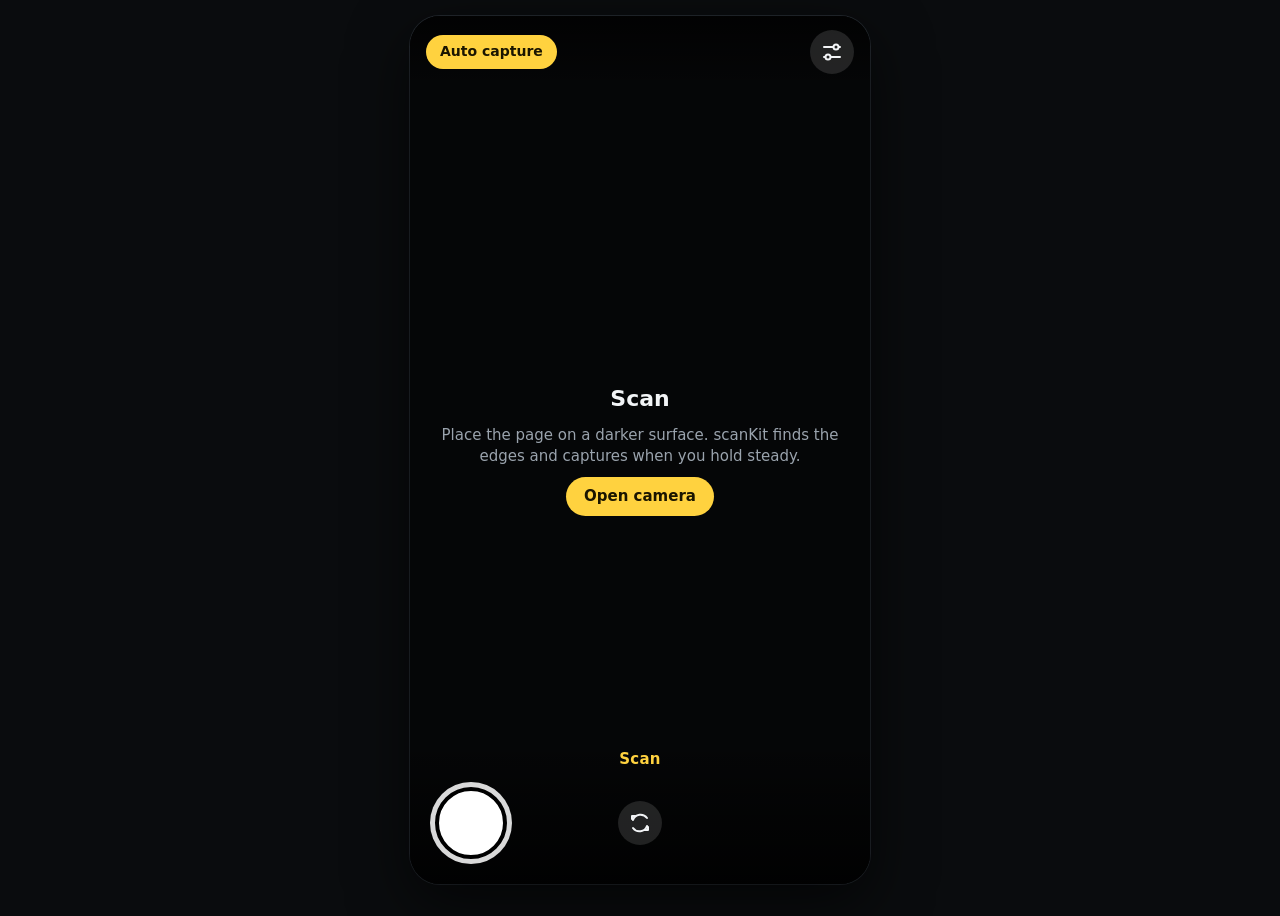
<file: scan_document/scanKit.html>
<!DOCTYPE html>
<html lang="en">
<head>
<meta charset="utf-8">
<meta name="viewport" content="width=device-width, initial-scale=1, viewport-fit=cover">
<title>scanKit – Scan mode</title>
<style>
  :root{--bg:#000;--panel:#15181c;--ink:#f2f4f6;--mute:#9aa3ad;--blue:#4ea1ff;--accent:#ffd23f;--line:#2a2f35}
  *{box-sizing:border-box;-webkit-tap-highlight-color:transparent}
  html,body{height:100%;margin:0;background:#0a0c0e;color:var(--ink);font:15px/1.4 system-ui,-apple-system,"Segoe UI",Roboto,sans-serif}
  /* Phone-shaped shell: full screen on mobile, centred "device" on desktop */
  #app{position:relative;margin:0 auto;height:100dvh;max-width:460px;background:var(--bg);overflow:hidden}
  @media (min-width:700px){#app{height:min(100dvh - 32px,900px);margin-top:16px;border-radius:30px;box-shadow:0 20px 60px rgba(0,0,0,.6),0 0 0 1px #23282e}}
  .view{position:absolute;inset:0;display:none;flex-direction:column}
  .view.on{display:flex}
  .hidden{display:none!important}
  button{font:inherit;color:inherit;border:0;background:none;cursor:pointer}
  button:focus-visible,input:focus-visible,select:focus-visible{outline:3px solid var(--blue);outline-offset:2px}
  .ic{width:24px;height:24px;stroke:currentColor;fill:none;stroke-width:2;stroke-linecap:round;stroke-linejoin:round}
  .ib{width:44px;height:44px;border-radius:50%;display:grid;place-items:center;background:rgba(255,255,255,.12)}
  .pill{padding:9px 18px;border-radius:99px;background:var(--accent);color:#1a1500;font-weight:700}
  .pill.ghost{background:rgba(255,255,255,.14);color:var(--ink)}
  .chip{padding:7px 14px;border-radius:99px;background:rgba(255,255,255,.12);font-weight:600;font-size:14px}
  .chip.on{background:var(--accent);color:#1a1500}

  /* ---- Camera view ---- */
  .vf{position:absolute;inset:0;display:grid;place-items:center;background:#050607}
  #live{width:100%;height:100%;object-fit:contain}
  #ph{position:absolute;inset:0;display:grid;place-content:center;justify-items:center;gap:10px;text-align:center;padding:30px;color:var(--mute)}
  #ph b{color:var(--ink);font-size:22px}
  #flash{position:absolute;inset:0;background:#fff;opacity:0;pointer-events:none;transition:opacity .35s}
  #flash.go{opacity:.85;transition:none}
  .top{position:absolute;top:0;left:0;right:0;padding:14px 16px;display:flex;align-items:center;justify-content:space-between;background:linear-gradient(#000a,transparent)}
  .top .mid{display:flex;gap:8px}
  .hint{position:absolute;top:74px;left:50%;transform:translateX(-50%);padding:7px 16px;border-radius:99px;background:rgba(0,0,0,.6);font-size:14px;white-space:nowrap;max-width:94%;overflow:hidden;text-overflow:ellipsis}
  .hint.ok{background:rgba(22,130,70,.85)}
  .sheet{position:absolute;top:122px;left:16px;right:16px;background:rgba(21,24,28,.95);border-radius:18px;padding:14px 16px;display:grid;gap:6px}
  .sheet label{display:flex;justify-content:space-between;color:var(--mute);font-size:14px}
  .sheet input{width:100%;accent-color:var(--accent)}
  .bottom{position:absolute;left:0;right:0;bottom:0;padding:10px 20px calc(20px + env(safe-area-inset-bottom,0px));background:linear-gradient(transparent,#000c);display:grid;gap:12px;justify-items:center}
  .mode{font-weight:700;color:var(--accent);letter-spacing:.02em}
  .row3{width:100%;display:grid;grid-template-columns:1fr auto 1fr;align-items:center}
  .row3>:first-child{justify-self:start}.row3>:last-child{justify-self:end}
  #thumbBtn{position:relative;width:54px;height:54px;border-radius:14px;overflow:hidden;background:#222;border:2px solid rgba(255,255,255,.7)}
  #thumbBtn img{width:100%;height:100%;object-fit:cover;display:block}
  #count{position:absolute;right:3px;bottom:3px;min-width:20px;padding:0 5px;border-radius:99px;background:var(--accent);color:#1a1500;font-size:12px;font-weight:800}
  /* Shutter with auto-capture countdown ring (--p = 0..1) */
  #ring{width:82px;height:82px;border-radius:50%;padding:5px;background:conic-gradient(var(--accent) calc(var(--p,0)*1turn),rgba(255,255,255,.85) 0)}
  #shutter{width:100%;height:100%;border-radius:50%;background:#fff;border:4px solid #000;transition:transform .08s}
  #shutter:active{transform:scale(.9)}
  #doneBtn{position:absolute;right:16px;bottom:128px}

  /* ---- Pages / edit ---- */
  .bar{display:flex;align-items:center;justify-content:space-between;gap:10px;padding:14px 16px;background:var(--panel)}
  .bar h2{margin:0;font-size:18px;flex:1}
  .grid{flex:1;overflow:auto;padding:16px;display:grid;grid-template-columns:repeat(2,1fr);gap:14px;align-content:start;background:#0e1013}
  .pg{background:var(--panel);border-radius:16px;padding:8px;display:grid;gap:8px}
  .pg img{width:100%;aspect-ratio:3/4;object-fit:contain;background:#fff;border-radius:10px;display:block;cursor:pointer}
  .pg .m{display:flex;align-items:center;justify-content:space-between;color:var(--mute);font-size:13px}
  .pg .m button{width:34px;height:30px;border-radius:9px;background:rgba(255,255,255,.1);color:var(--ink)}
  .foot{padding:14px 16px calc(14px + env(safe-area-inset-bottom,0px));background:var(--panel);display:flex;gap:10px;justify-content:center}
  .foot .pill{flex:1;padding:13px;font-size:16px}
  .estage{flex:1;display:grid;place-items:center;padding:12px;background:#0e1013;min-height:0}
  #edCv{max-width:100%;max-height:100%;touch-action:none;border-radius:6px;box-shadow:0 6px 24px #0008;background:#fff}
  .tools{padding:12px 12px calc(12px + env(safe-area-inset-bottom,0px));background:var(--panel);display:flex;flex-wrap:wrap;gap:8px;justify-content:center;align-items:center}
  .tools .sep{width:1px;height:24px;background:var(--line);margin:0 4px}

  dialog{border:0;border-radius:22px;padding:22px;background:var(--panel);color:var(--ink);width:min(400px,92vw)}
  dialog::backdrop{background:rgba(0,0,0,.65)}
  dialog h3{margin:0 0 12px}
  dialog input[type=text],dialog select{width:100%;padding:11px 12px;border-radius:12px;border:1px solid var(--line);background:#0e1013;color:var(--ink);font:inherit;margin:4px 0 12px}
  dialog label{color:var(--mute);font-size:14px}
  .toast{position:fixed;left:50%;bottom:110px;transform:translateX(-50%);background:#f2f4f6;color:#111;padding:10px 18px;border-radius:99px;font-weight:600;z-index:9;max-width:90vw;text-align:center}
</style>
</head>
<body>
<!-- icon sprite -->
<svg width="0" height="0" style="position:absolute" aria-hidden="true">
  <defs>
    <symbol id="i-back" viewBox="0 0 24 24"><path d="M15 5l-7 7 7 7"/></symbol>
    <symbol id="i-bolt" viewBox="0 0 24 24"><path d="M13 2L4 14h7l-1 8 9-12h-7z"/></symbol>
    <symbol id="i-flip" viewBox="0 0 24 24"><path d="M4 8V5h3M20 16v3h-3M5 9a8 8 0 0 1 14-2M19 15a8 8 0 0 1-14 2"/></symbol>
    <symbol id="i-tune" viewBox="0 0 24 24"><path d="M4 7h9M19 7h1M4 17h1M11 17h9"/><circle cx="16" cy="7" r="2.5"/><circle cx="8" cy="17" r="2.5"/></symbol>
    <symbol id="i-rot" viewBox="0 0 24 24"><path d="M20 11a8 8 0 1 0-2.3 5.7M20 4v7h-7"/></symbol>
    <symbol id="i-crop" viewBox="0 0 24 24"><path d="M7 3v14h14M3 7h14v14"/></symbol>
    <symbol id="i-trash" viewBox="0 0 24 24"><path d="M4 7h16M9 7V4h6v3M6 7l1 13h10l1-13"/></symbol>
    <symbol id="i-plus" viewBox="0 0 24 24"><path d="M12 5v14M5 12h14"/></symbol>
  </defs>
</svg>

<main id="app">
  <!-- ============ 1. SCAN (camera) ============ -->
  <section id="scanView" class="view on">
    <div class="vf">
      <canvas id="live"></canvas>
      <div id="ph">
        <b>Scan</b>
        <span>Place the page on a darker surface. scanKit finds the edges and captures when you hold steady.</span>
        <button id="openCam" class="pill">Open camera</button>
      </div>
      <div id="flash"></div>
    </div>
    <div class="top">
      <button id="torchBtn" class="ib hidden" aria-label="Flash light"><svg class="ic"><use href="#i-bolt"/></svg></button>
      <div class="mid"><button id="autoBtn" class="chip on" aria-pressed="true">Auto capture</button></div>
      <button id="setBtn" class="ib" aria-label="Scan settings"><svg class="ic"><use href="#i-tune"/></svg></button>
    </div>
    <div id="hint" class="hint hidden"></div>
    <div id="sheet" class="sheet hidden">
      <label for="sens"><span>Edge sensitivity</span><output id="sensV">0</output></label>
      <input id="sens" type="range" min="-40" max="40" value="0">
    </div>
    <button id="doneBtn" class="pill hidden">Done</button>
    <div class="bottom">
      <div class="mode">Scan</div>
      <div class="row3">
        <button id="thumbBtn" aria-label="View scanned pages"><img id="thumbImg" alt=""><span id="count">0</span></button>
        <div id="ring"><button id="shutter" aria-label="Capture page"></button></div>
        <button id="flipBtn" class="ib" aria-label="Switch camera"><svg class="ic"><use href="#i-flip"/></svg></button>
      </div>
    </div>
  </section>

  <!-- ============ 2. PAGES ============ -->
  <section id="pagesView" class="view">
    <div class="bar">
      <button id="pgBack" class="ib" aria-label="Back to camera"><svg class="ic"><use href="#i-back"/></svg></button>
      <h2 id="pgTitle">0 pages</h2>
      <button id="clearBtn" class="chip">Clear all</button>
    </div>
    <div id="grid" class="grid"></div>
    <div class="foot">
      <button id="addBtn" class="pill ghost"><svg class="ic" style="vertical-align:-6px"><use href="#i-plus"/></svg> Add page</button>
      <button id="pdfBtn" class="pill">Save as PDF</button>
    </div>
  </section>

  <!-- ============ 3. EDIT (filter / rotate / crop) ============ -->
  <section id="editView" class="view">
    <div class="bar">
      <button id="edBack" class="ib" aria-label="Back"><svg class="ic"><use href="#i-back"/></svg></button>
      <h2 id="edTitle">Page</h2>
      <button id="edApply" class="pill hidden">Apply</button>
    </div>
    <div class="estage"><canvas id="edCv"></canvas></div>
    <div id="edTools" class="tools">
      <button class="chip" data-f="original">Original</button>
      <button class="chip" data-f="enhanced">Enhanced</button>
      <button class="chip" data-f="mono">Mono</button>
      <span class="sep"></span>
      <button id="rotBtn" class="ib" aria-label="Rotate"><svg class="ic"><use href="#i-rot"/></svg></button>
      <button id="cropBtn" class="ib" aria-label="Crop"><svg class="ic"><use href="#i-crop"/></svg></button>
      <button id="delBtn" class="ib" aria-label="Delete page"><svg class="ic"><use href="#i-trash"/></svg></button>
    </div>
    <div id="cropTools" class="tools hidden">
      <span style="color:var(--mute);font-size:14px">Drag corners or edges</span>
      <button id="autoCrop" class="chip">Auto detect</button>
      <button id="fullCrop" class="chip">Full frame</button>
      <button id="cropCancel" class="chip">Cancel</button>
    </div>
  </section>
</main>

<dialog id="nameDlg">
  <form method="dialog" id="nameForm">
    <h3>Save PDF</h3>
    <label for="nameIn">File name</label>
    <input id="nameIn" type="text" autocomplete="off" required>
    <label for="qSel">Quality / size</label>
    <select id="qSel">
      <option value="0.6|1300">Small file</option>
      <option value="0.75|1600" selected>Balanced</option>
      <option value="0.88|2100">High quality</option>
    </select>
    <div style="display:flex;gap:10px;justify-content:flex-end">
      <button type="button" id="nameCancel" class="pill ghost">Cancel</button>
      <button type="submit" id="nameOk" class="pill">Save</button>
    </div>
  </form>
</dialog>

<script>
'use strict';
/* =====================================================================
   PURE IMAGE MATHS (no DOM) – document edge detection
   ===================================================================== */
/*PURE-START*/
// Otsu: picks the luminance level that best separates paper from background
function otsu(g) {
  const h = new Uint32Array(256); for (const v of g) h[v]++;
  const n = g.length; let sum = 0; for (let i = 0; i < 256; i++) sum += i * h[i];
  let wB = 0, sB = 0, best = -1, t = 128;
  for (let i = 0; i < 256; i++) {
    wB += h[i]; if (!wB) continue;
    const wF = n - wB; if (!wF) break;
    sB += i * h[i];
    const d = sB / wB - (sum - sB) / wF, v = wB * wF * d * d;
    if (v > best) { best = v; t = i; }
  }
  return t;
}
// Finds the best paper-like blob and returns its 4 corners [TL,TR,BR,BL] in gray-image pixels, or null.
// Works for tilted pages: corners are the blob's extreme points along the two diagonals.
function findQuad(g, w, h, offset) {
  const t = otsu(g) + offset, N = w * h; let best = null;
  const seen = new Uint8Array(N), st = new Int32Array(N), m = new Uint8Array(N);
  for (const pol of [1, -1]) {                 // 1 = bright page on dark; -1 = dark page on light
    for (let i = 0; i < N; i++) { m[i] = (pol > 0 ? g[i] > t : g[i] < t) ? 1 : 0; seen[i] = 0; }
    for (let s = 0; s < N; s++) {
      if (!m[s] || seen[s]) continue;
      let sp = 0, n = 0, tl = 1e9, br = -1e9, tr = -1e9, bl = 1e9, P = [0, 0, 0, 0];
      let x0 = w, x1 = 0, y0 = h, y1 = 0;
      st[sp++] = s; seen[s] = 1;
      while (sp) {
        const i = st[--sp], x = i % w, y = (i / w) | 0, a = x + y, d = x - y; n++;
        if (a < tl) { tl = a; P[0] = i; } if (d > tr) { tr = d; P[1] = i; }
        if (a > br) { br = a; P[2] = i; } if (d < bl) { bl = d; P[3] = i; }
        if (x < x0) x0 = x; if (x > x1) x1 = x; if (y < y0) y0 = y; if (y > y1) y1 = y;
        if (x > 0 && m[i - 1] && !seen[i - 1]) { seen[i - 1] = 1; st[sp++] = i - 1; }
        if (x < w - 1 && m[i + 1] && !seen[i + 1]) { seen[i + 1] = 1; st[sp++] = i + 1; }
        if (y > 0 && m[i - w] && !seen[i - w]) { seen[i - w] = 1; st[sp++] = i - w; }
        if (y < h - 1 && m[i + w] && !seen[i + w]) { seen[i + w] = 1; st[sp++] = i + w; }
      }
      if (n < N * 0.1) continue;                                     // too small
      const touch = (x0 === 0) + (x1 === w - 1) + (y0 === 0) + (y1 === h - 1);
      if (touch >= 3) continue;                                      // that's the background, not a page
      const q = [[P[0] % w, (P[0] / w) | 0], [P[1] % w + 1, (P[1] / w) | 0],
                 [P[2] % w + 1, ((P[2] / w) | 0) + 1], [P[3] % w, ((P[3] / w) | 0) + 1]];
      let area = 0; for (let k = 0; k < 4; k++) { const A = q[k], B = q[(k + 1) % 4]; area += A[0] * B[1] - B[0] * A[1]; }
      area = Math.abs(area) / 2;
      const rect = n / area;                                         // how rectangular the blob is
      if (rect < 0.72 || rect > 1.05 || area > N * 0.97) continue;
      const score = n * rect;
      if (!best || score > best.score) best = { score, q };
    }
  }
  return best && best.q;
}
/*PURE-END*/

/* =====================================================================
   APP
   ===================================================================== */
(() => {
  const $ = id => document.getElementById(id);
  const live = $('live'), lx = live.getContext('2d');
  const video = Object.assign(document.createElement('video'), { playsInline: true, muted: true });
  const det = document.createElement('canvas'), dx = det.getContext('2d', { willReadFrequently: true });
  const S = { stream: null, facing: 'environment', pages: [], quad: null, ref: null, stableAt: 0,
              armed: true, lastCap: 0, auto: true, off: 0, view: 'scanView', edit: -1, frame: 0, torch: false };
  let crop = null;
  const STABLE_MS = 1100;

  /* ---------- small helpers ---------- */
  const go = id => { S.view = id; document.querySelectorAll('.view').forEach(v => v.classList.toggle('on', v.id === id)); };
  const kb = b => (b / 1024).toFixed(b < 10240 ? 1 : 0) + ' KB';
  function toast(t) { const e = Object.assign(document.createElement('div'), { className: 'toast', textContent: t }); document.body.appendChild(e); setTimeout(() => e.remove(), 2400); }
  function hint(t, ok) { const h = $('hint'); h.textContent = t; h.className = 'hint' + (ok ? ' ok' : ''); }
  const mk = (w, h) => Object.assign(document.createElement('canvas'), { width: w, height: h });

  /* ---------- camera ---------- */
  async function startCam() {
    stopCam();
    try {
      S.stream = await navigator.mediaDevices.getUserMedia({ audio: false,
        video: { facingMode: { ideal: S.facing }, width: { ideal: 1920 }, height: { ideal: 1080 } } });
    } catch (e) { toast('Camera blocked. Allow access and use https or localhost.'); return; }
    video.srcObject = S.stream; await video.play();
    live.width = video.videoWidth; live.height = video.videoHeight;
    $('ph').classList.add('hidden'); $('hint').classList.remove('hidden');
    const track = S.stream.getVideoTracks()[0], caps = track.getCapabilities ? track.getCapabilities() : {};
    $('torchBtn').classList.toggle('hidden', !caps.torch); S.torch = false;
    hint('Position the document in the frame');
    requestAnimationFrame(loop);
  }
  function stopCam() { if (S.stream) S.stream.getTracks().forEach(t => t.stop()); S.stream = null; }

  /* Run detection on a downscaled copy of the video frame */
  function detect() {
    const W = 200, H = Math.round(W * video.videoHeight / video.videoWidth);
    det.width = W; det.height = H; dx.drawImage(video, 0, 0, W, H);
    const px = dx.getImageData(0, 0, W, H).data, g = new Uint8Array(W * H);
    for (let i = 0; i < g.length; i++) g[i] = (px[i * 4] * 77 + px[i * 4 + 1] * 150 + px[i * 4 + 2] * 29) >> 8;
    const q = findQuad(g, W, H, S.off), s = video.videoWidth / W;
    return q && q.map(p => ({ x: p[0] * s, y: p[1] * s }));
  }
  const maxDelta = (a, b) => Math.max(...a.map((p, i) => Math.hypot(p.x - b[i].x, p.y - b[i].y)));

  function loop() {
    if (!S.stream) return;
    requestAnimationFrame(loop);
    if (S.view !== 'scanView') return;
    lx.drawImage(video, 0, 0, live.width, live.height);
    const now = performance.now(), vw = live.width;
    if (S.frame++ % 3 === 0) {
      const q = detect();
      if (!q) { S.quad = S.ref = null; S.armed = true; hint('Position the document in the frame'); $('ring').style.setProperty('--p', 0); }
      else {
        // smooth the corners so the highlight doesn't jitter
        S.quad = (S.quad && maxDelta(S.quad, q) < vw * 0.2) ? S.quad.map((p, i) => ({ x: p.x + (q[i].x - p.x) * 0.45, y: p.y + (q[i].y - p.y) * 0.45 })) : q;
        if (!S.ref || maxDelta(S.ref, S.quad) > vw * 0.02) { S.ref = S.quad.map(p => ({ ...p })); S.stableAt = now; S.armed = true; }
      }
    }
    if (S.quad) {
      drawQuad(S.quad);
      const p = Math.min(1, (now - S.stableAt) / STABLE_MS);
      if (S.auto && S.armed) { $('ring').style.setProperty('--p', p); hint(p < 1 ? 'Hold steady…' : 'Scanning…', true); }
      else { $('ring').style.setProperty('--p', 0); hint(S.armed ? 'Document found' : 'Page captured – move to the next page', true); }
      if (S.auto && S.armed && p >= 1 && now - S.lastCap > 1800) capture(true);
    }
  }
  // Highlighted detected area (translucent fill, outline and corner dots)
  function drawQuad(q) {
    const u = live.width / 300;
    lx.save(); lx.beginPath(); q.forEach((p, i) => i ? lx.lineTo(p.x, p.y) : lx.moveTo(p.x, p.y)); lx.closePath();
    lx.fillStyle = 'rgba(78,161,255,.28)'; lx.fill();
    lx.strokeStyle = '#4ea1ff'; lx.lineWidth = Math.max(2, u * 1.4); lx.stroke();
    q.forEach(p => { lx.beginPath(); lx.arc(p.x, p.y, u * 3.2, 0, 7); lx.fillStyle = '#fff'; lx.fill(); lx.stroke(); });
    lx.restore();
  }

  /* ---------- capture ---------- */
  function capture(auto) {
    if (!S.stream) return;
    const vw = video.videoWidth, vh = video.videoHeight, k = Math.min(1, 2200 / Math.max(vw, vh));
    const f = mk(Math.round(vw * k), Math.round(vh * k)); f.getContext('2d').drawImage(video, 0, 0, f.width, f.height);
    let quad;
    if (S.quad) quad = S.quad.map(p => ({ x: p.x * k, y: p.y * k }));
    else {                                                   // nothing detected: use the whole frame so it can be cropped by hand
      const m = 0.03; quad = [[m, m], [1 - m, m], [1 - m, 1 - m], [m, 1 - m]].map(p => ({ x: p[0] * f.width, y: p[1] * f.height }));
      toast('No edges found – adjust the corners with Crop');
    }
    const p = { frame: f, quad, rot: 0, filter: 'enhanced', thumb: '' };
    S.pages.push(p); refreshThumb(p); refreshCam();
    S.lastCap = performance.now(); S.armed = false; $('ring').style.setProperty('--p', 0);
    const fl = $('flash'); fl.classList.add('go'); requestAnimationFrame(() => requestAnimationFrame(() => fl.classList.remove('go')));
    if (navigator.vibrate) navigator.vibrate(30);
  }
  function refreshCam() {
    const n = S.pages.length;
    $('count').textContent = n; $('thumbBtn').classList.toggle('hidden', !n); $('doneBtn').classList.toggle('hidden', !n);
    $('doneBtn').textContent = 'Done (' + n + ')';
    if (n) $('thumbImg').src = S.pages[n - 1].thumb;
  }

  /* ---------- perspective warp: quad -> flat rectangle ---------- */
  function warp(src, q, W, H) {
    const sd = src.getContext('2d').getImageData(0, 0, src.width, src.height).data, sw = src.width, sh = src.height;
    // homography from unit square to quad (Heckbert)
    const [p0, p1, p2, p3] = q;
    const dx1 = p1.x - p2.x, dx2 = p3.x - p2.x, dx3 = p0.x - p1.x + p2.x - p3.x;
    const dy1 = p1.y - p2.y, dy2 = p3.y - p2.y, dy3 = p0.y - p1.y + p2.y - p3.y;
    const den = dx1 * dy2 - dx2 * dy1 || 1e-9;
    const g = (dx3 * dy2 - dx2 * dy3) / den, hh = (dx1 * dy3 - dx3 * dy1) / den;
    const a = p1.x - p0.x + g * p1.x, b = p3.x - p0.x + hh * p3.x, c = p0.x;
    const d = p1.y - p0.y + g * p1.y, e = p3.y - p0.y + hh * p3.y, f = p0.y;
    const out = mk(W, H), oc = out.getContext('2d'), od = oc.createImageData(W, H), o = od.data;
    for (let y = 0; y < H; y++) {
      const v = (y + 0.5) / H;
      for (let x = 0; x < W; x++) {
        const u = (x + 0.5) / W, z = g * u + hh * v + 1;
        const sx = (a * u + b * v + c) / z - 0.5, sy = (d * u + e * v + f) / z - 0.5;
        const ix = Math.max(0, Math.min(sw - 2, Math.floor(sx))), iy = Math.max(0, Math.min(sh - 2, Math.floor(sy)));
        const fx = Math.max(0, Math.min(1, sx - ix)), fy = Math.max(0, Math.min(1, sy - iy));
        const i = (iy * sw + ix) * 4, j = i + sw * 4, k = (y * W + x) * 4;
        for (let ch = 0; ch < 3; ch++)
          o[k + ch] = (sd[i + ch] * (1 - fx) + sd[i + 4 + ch] * fx) * (1 - fy) + (sd[j + ch] * (1 - fx) + sd[j + 4 + ch] * fx) * fy;
        o[k + 3] = 255;
      }
    }
    oc.putImageData(od, 0, 0); return out;
  }

  /* ---------- scan filters ----------
     Enhanced/Mono divide each pixel by a blurred copy of the page (removes shadows and uneven light),
     then stretch the levels so paper turns white and ink turns dark. */
  function applyFilter(c, mode) {
    if (mode === 'original') return;
    const W = c.width, H = c.height, ctx = c.getContext('2d'), img = ctx.getImageData(0, 0, W, H), d = img.data;
    const s = mk(Math.max(1, W >> 4), Math.max(1, H >> 4)), sx = s.getContext('2d'); sx.imageSmoothingQuality = 'high'; sx.drawImage(c, 0, 0, s.width, s.height);
    const b = mk(W, H), bx = b.getContext('2d'); bx.imageSmoothingQuality = 'high'; bx.drawImage(s, 0, 0, W, H);
    const bd = bx.getImageData(0, 0, W, H).data, mono = mode === 'mono', lo = mono ? 70 : 45, hi = mono ? 225 : 235, sc = 255 / (hi - lo);
    for (let i = 0; i < d.length; i += 4) {
      const bl = Math.max(35, (bd[i] * 77 + bd[i + 1] * 150 + bd[i + 2] * 29) >> 8), kf = 250 / bl;
      if (mono) {
        const l = Math.min(255, ((d[i] * 77 + d[i + 1] * 150 + d[i + 2] * 29) >> 8) * kf), v = Math.max(0, Math.min(255, (l - lo) * sc));
        d[i] = d[i + 1] = d[i + 2] = v;
      } else for (let ch = 0; ch < 3; ch++) d[i + ch] = Math.max(0, Math.min(255, (Math.min(255, d[i + ch] * kf) - lo) * sc));
    }
    ctx.putImageData(img, 0, 0);
  }
  function rotate(c, r) {
    if (!r) return c;
    const o = r % 2 ? mk(c.height, c.width) : mk(c.width, c.height), x = o.getContext('2d');
    x.translate(o.width / 2, o.height / 2); x.rotate(r * Math.PI / 2); x.drawImage(c, -c.width / 2, -c.height / 2); return o;
  }
  // Full pipeline for one page: crop+flatten -> filter -> rotate
  function renderPage(p, max) {
    const q = p.quad, L = (a, b) => Math.hypot(a.x - b.x, a.y - b.y);
    let w = Math.max(L(q[0], q[1]), L(q[3], q[2])), h = Math.max(L(q[0], q[3]), L(q[1], q[2]));
    const k = Math.min(1, max / Math.max(w, h)); w = Math.max(16, Math.round(w * k)); h = Math.max(16, Math.round(h * k));
    const c = warp(p.frame, q, w, h); applyFilter(c, p.filter); return rotate(c, p.rot);
  }
  const refreshThumb = p => { p.thumb = renderPage(p, 420).toDataURL('image/jpeg', 0.75); };

  /* ---------- pages screen ---------- */
  function showPages() {
    go('pagesView'); const n = S.pages.length, g = $('grid'); g.innerHTML = '';
    $('pgTitle').textContent = n + (n === 1 ? ' page' : ' pages');
    $('pdfBtn').disabled = $('clearBtn').disabled = !n;
    if (!n) g.innerHTML = '<p style="grid-column:1/-1;color:var(--mute);text-align:center;margin-top:40px">No pages yet. Go back and scan a document.</p>';
    S.pages.forEach((p, i) => {
      const d = document.createElement('div'); d.className = 'pg';
      d.innerHTML = `<img src="${p.thumb}" alt="Page ${i + 1}"><div class="m"><button aria-label="Move earlier">‹</button><span>Page ${i + 1}</span><button aria-label="Move later">›</button></div>`;
      d.querySelector('img').onclick = () => openEdit(i);
      const [l, r] = d.querySelectorAll('button'); l.onclick = () => mv(i, -1); r.onclick = () => mv(i, 1);
      g.appendChild(d);
    });
  }
  function mv(i, d) { const j = i + d; if (j < 0 || j >= S.pages.length) return; [S.pages[i], S.pages[j]] = [S.pages[j], S.pages[i]]; refreshCam(); showPages(); }

  /* ---------- edit screen ---------- */
  function openEdit(i) { S.edit = i; go('editView'); viewMode(); }
  function viewMode() {
    crop = null; const p = S.pages[S.edit], cv = $('edCv');
    $('edApply').classList.add('hidden'); $('edTools').classList.remove('hidden'); $('cropTools').classList.add('hidden');
    $('edTitle').textContent = `Page ${S.edit + 1} of ${S.pages.length}`;
    const c = renderPage(p, 1100); cv.width = c.width; cv.height = c.height; cv.getContext('2d').drawImage(c, 0, 0);
    document.querySelectorAll('[data-f]').forEach(b => b.classList.toggle('on', b.dataset.f === p.filter));
  }
  function cropMode() {
    const p = S.pages[S.edit], f = p.frame, cv = $('edCv'), cs = Math.min(1, 1200 / Math.max(f.width, f.height));
    cv.width = Math.round(f.width * cs); cv.height = Math.round(f.height * cs);
    crop = { q: p.quad.map(o => ({ ...o })), cs, drag: -1, last: null };
    $('edTitle').textContent = 'Crop'; $('edApply').classList.remove('hidden');
    $('edTools').classList.add('hidden'); $('cropTools').classList.remove('hidden'); drawCrop();
  }
  const handles = () => crop.q.map(p => ({ x: p.x * crop.cs, y: p.y * crop.cs }))
    .concat(crop.q.map((p, i) => { const n = crop.q[(i + 1) % 4]; return { x: (p.x + n.x) / 2 * crop.cs, y: (p.y + n.y) / 2 * crop.cs }; }));
  function drawCrop() {
    const cv = $('edCv'), x = cv.getContext('2d'), H = handles(), k = cv.width / cv.getBoundingClientRect().width || 1;
    x.clearRect(0, 0, cv.width, cv.height); x.drawImage(S.pages[S.edit].frame, 0, 0, cv.width, cv.height);
    x.beginPath(); x.rect(0, 0, cv.width, cv.height); H.slice(0, 4).forEach((p, i) => i ? x.lineTo(p.x, p.y) : x.moveTo(p.x, p.y)); x.closePath();
    x.fillStyle = 'rgba(0,0,0,.55)'; x.fill('evenodd');
    x.strokeStyle = '#4ea1ff'; x.lineWidth = 2 * k; x.beginPath(); H.slice(0, 4).forEach((p, i) => i ? x.lineTo(p.x, p.y) : x.moveTo(p.x, p.y)); x.closePath(); x.stroke();
    H.forEach((p, i) => { x.beginPath(); x.arc(p.x, p.y, (i < 4 ? 11 : 8) * k, 0, 7); x.fillStyle = i < 4 ? '#fff' : '#4ea1ff'; x.fill(); x.stroke(); });
  }
  const cvPt = e => { const cv = $('edCv'), r = cv.getBoundingClientRect(), k = cv.width / r.width; return { x: (e.clientX - r.left) * k, y: (e.clientY - r.top) * k, k }; };
  $('edCv').addEventListener('pointerdown', e => {
    if (!crop) return; const pt = cvPt(e); let best = -1, bd = 1e9;
    handles().forEach((h, i) => { const d = Math.hypot(h.x - pt.x, h.y - pt.y); if (d < bd) { bd = d; best = i; } });
    if (bd < 40 * pt.k) { crop.drag = best; crop.last = pt; e.target.setPointerCapture(e.pointerId); }
  });
  $('edCv').addEventListener('pointermove', e => {
    if (!crop || crop.drag < 0) return; const pt = cvPt(e), f = S.pages[S.edit].frame;
    const dxx = (pt.x - crop.last.x) / crop.cs, dyy = (pt.y - crop.last.y) / crop.cs; crop.last = pt;
    const ids = crop.drag < 4 ? [crop.drag] : [crop.drag - 4, (crop.drag - 3) % 4];
    ids.forEach(i => { const p = crop.q[i]; p.x = Math.max(0, Math.min(f.width, p.x + dxx)); p.y = Math.max(0, Math.min(f.height, p.y + dyy)); });
    drawCrop();
  });
  $('edCv').addEventListener('pointerup', () => { if (crop) crop.drag = -1; });

  /* ---------- minimal PDF writer (JPEG pages embedded as-is) ---------- */
  function buildPdf(pages) {
    const enc = new TextEncoder(), parts = [], off = []; let len = 0;
    const push = d => { const b = typeof d === 'string' ? enc.encode(d) : d; parts.push(b); len += b.length; };
    const begin = n => { off[n] = len; push(`${n} 0 obj\n`); };
    push('%PDF-1.4\n');
    begin(1); push('<< /Type /Catalog /Pages 2 0 R >>\nendobj\n');
    begin(2); push(`<< /Type /Pages /Count ${pages.length} /Kids [${pages.map((_, i) => `${5 + i * 3} 0 R`).join(' ')}] >>\nendobj\n`);
    pages.forEach((p, i) => {
      const im = 3 + i * 3, ct = 4 + i * 3, pg = 5 + i * 3, land = p.w > p.h * 1.15, PW = land ? 841.89 : 595.28, PH = land ? 595.28 : 841.89, M = 14;
      begin(im); push(`<< /Type /XObject /Subtype /Image /Width ${p.w} /Height ${p.h} /ColorSpace /DeviceRGB /BitsPerComponent 8 /Filter /DCTDecode /Length ${p.bytes.length} >>\nstream\n`);
      push(p.bytes); push('\nendstream\nendobj\n');
      const s = Math.min((PW - 2 * M) / p.w, (PH - 2 * M) / p.h), w = p.w * s, h = p.h * s;
      const cs = `q ${w.toFixed(2)} 0 0 ${h.toFixed(2)} ${((PW - w) / 2).toFixed(2)} ${((PH - h) / 2).toFixed(2)} cm /Im0 Do Q`;
      begin(ct); push(`<< /Length ${cs.length} >>\nstream\n${cs}\nendstream\nendobj\n`);
      begin(pg); push(`<< /Type /Page /Parent 2 0 R /MediaBox [0 0 ${PW} ${PH}] /Contents ${ct} 0 R /Resources << /XObject << /Im0 ${im} 0 R >> >> >>\nendobj\n`);
    });
    const n = 3 + pages.length * 3, xr = len; let x = `xref\n0 ${n}\n0000000000 65535 f \n`;
    for (let i = 1; i < n; i++) x += String(off[i]).padStart(10, '0') + ' 00000 n \n';
    push(x + `trailer\n<< /Size ${n} /Root 1 0 R >>\nstartxref\n${xr}\n%%EOF`);
    return new Blob(parts, { type: 'application/pdf' });
  }
  async function savePdf() {
    const [q, max] = $('qSel').value.split('|').map(Number);
    const name = ($('nameIn').value.trim().replace(/[\\/:*?"<>|]+/g, '-').replace(/\.pdf$/i, '') || 'scan') + '.pdf';
    $('pdfBtn').disabled = true; $('pdfBtn').textContent = 'Creating PDF…';
    try {
      const out = [];
      for (const p of S.pages) {                       // render at full size, one page at a time to keep memory low
        const c = renderPage(p, max), blob = await new Promise(r => c.toBlob(r, 'image/jpeg', q));
        out.push({ bytes: new Uint8Array(await blob.arrayBuffer()), w: c.width, h: c.height });
      }
      const pdf = buildPdf(out);
      if (window.showSaveFilePicker) {                 // choose a folder (Chrome / Edge / Android)
        try {
          const h = await showSaveFilePicker({ suggestedName: name, types: [{ description: 'PDF', accept: { 'application/pdf': ['.pdf'] } }] });
          const w = await h.createWritable(); await w.write(pdf); await w.close(); toast(`Saved ${name} · ${S.pages.length} pages · ${kb(pdf.size)}`); return;
        } catch (e) { if (e.name === 'AbortError') return; }
      }
      const a = Object.assign(document.createElement('a'), { href: URL.createObjectURL(pdf), download: name }); a.click();   // fallback: Downloads folder
      setTimeout(() => URL.revokeObjectURL(a.href), 5000); toast(`Saved ${name} · ${S.pages.length} pages · ${kb(pdf.size)}`);
    } finally { $('pdfBtn').disabled = false; $('pdfBtn').textContent = 'Save as PDF'; }
  }

  /* ---------- wiring ---------- */
  $('openCam').onclick = startCam;
  $('shutter').onclick = () => { if (!S.stream) return startCam(); capture(false); };
  $('flipBtn').onclick = () => { S.facing = S.facing === 'environment' ? 'user' : 'environment'; if (S.stream) startCam(); };
  $('torchBtn').onclick = async () => { S.torch = !S.torch; try { await S.stream.getVideoTracks()[0].applyConstraints({ advanced: [{ torch: S.torch }] }); } catch (e) { toast('Flash not available'); } $('torchBtn').style.background = S.torch ? 'var(--accent)' : ''; $('torchBtn').style.color = S.torch ? '#1a1500' : ''; };
  $('autoBtn').onclick = e => { S.auto = !S.auto; e.currentTarget.classList.toggle('on', S.auto); e.currentTarget.setAttribute('aria-pressed', S.auto); $('ring').style.setProperty('--p', 0); };
  $('setBtn').onclick = () => $('sheet').classList.toggle('hidden');
  $('sens').oninput = e => { S.off = +e.target.value; $('sensV').textContent = (S.off > 0 ? '+' : '') + S.off; };
  $('thumbBtn').onclick = $('doneBtn').onclick = showPages;
  $('pgBack').onclick = $('addBtn').onclick = () => { go('scanView'); S.armed = false; S.lastCap = performance.now(); };
  $('clearBtn').onclick = () => { if (confirm('Remove all scanned pages?')) { S.pages = []; refreshCam(); showPages(); } };
  $('edBack').onclick = () => { if (crop) viewMode(); else showPages(); };
  document.querySelectorAll('[data-f]').forEach(b => b.onclick = () => { const p = S.pages[S.edit]; p.filter = b.dataset.f; refreshThumb(p); viewMode(); });
  $('rotBtn').onclick = () => { const p = S.pages[S.edit]; p.rot = (p.rot + 1) % 4; refreshThumb(p); viewMode(); };
  $('cropBtn').onclick = cropMode;
  $('cropCancel').onclick = viewMode;
  $('edApply').onclick = () => { const p = S.pages[S.edit]; p.quad = crop.q; refreshThumb(p); refreshCam(); viewMode(); };
  $('fullCrop').onclick = () => { const f = S.pages[S.edit].frame; crop.q = [[0, 0], [1, 0], [1, 1], [0, 1]].map(p => ({ x: p[0] * f.width, y: p[1] * f.height })); drawCrop(); };
  $('autoCrop').onclick = () => {
    const f = S.pages[S.edit].frame, W = 200, H = Math.round(W * f.height / f.width); det.width = W; det.height = H; dx.drawImage(f, 0, 0, W, H);
    const px = dx.getImageData(0, 0, W, H).data, g = new Uint8Array(W * H);
    for (let i = 0; i < g.length; i++) g[i] = (px[i * 4] * 77 + px[i * 4 + 1] * 150 + px[i * 4 + 2] * 29) >> 8;
    const q = findQuad(g, W, H, S.off); if (!q) return toast('No document edges found');
    crop.q = q.map(p => ({ x: p[0] * f.width / W, y: p[1] * f.width / W })); drawCrop();
  };
  $('delBtn').onclick = () => { S.pages.splice(S.edit, 1); refreshCam(); showPages(); };
  $('pdfBtn').onclick = () => { $('nameIn').value = 'Scan_' + new Date().toISOString().slice(0, 16).replace(/[-:T]/g, m => m === 'T' ? '_' : ''); $('nameDlg').showModal(); $('nameIn').select(); };
  $('nameCancel').onclick = () => $('nameDlg').close();
  $('nameForm').onsubmit = savePdf;
  refreshCam();
})();
</script>
</body>
</html>
</file>
